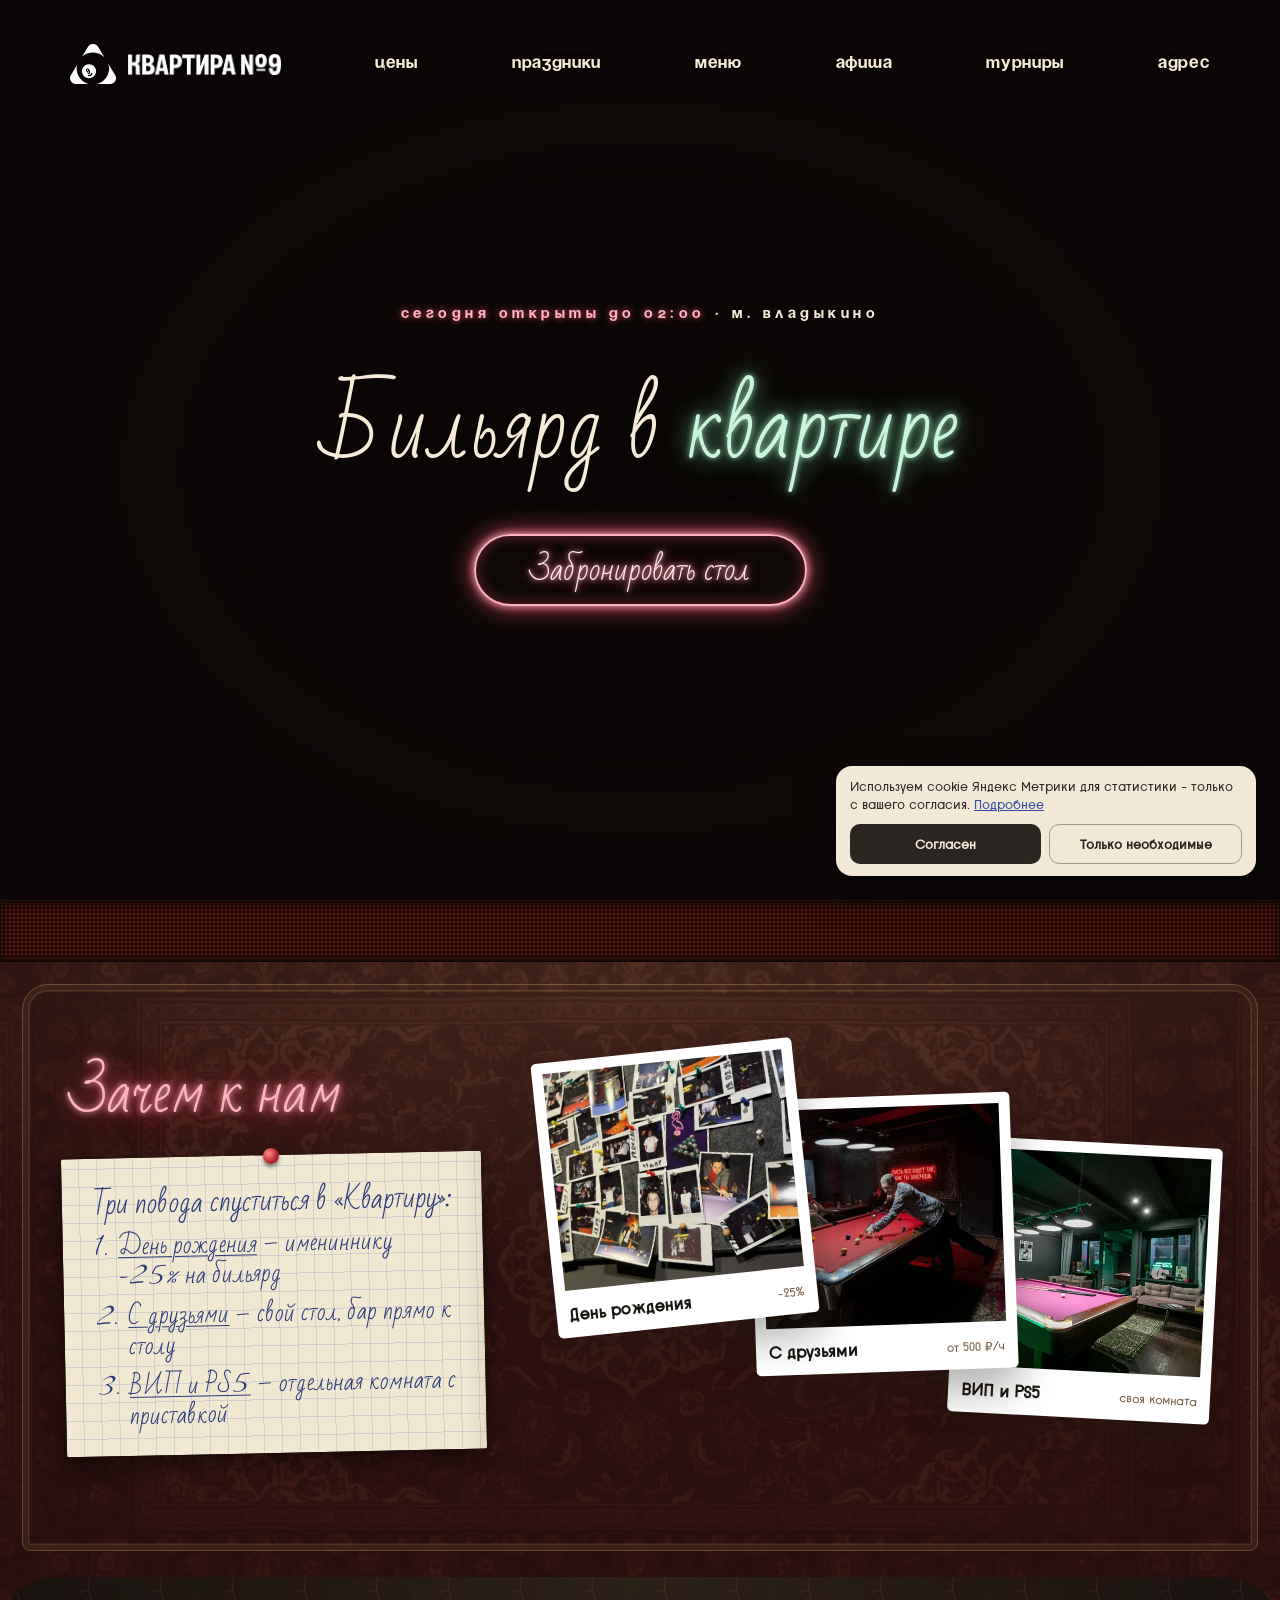
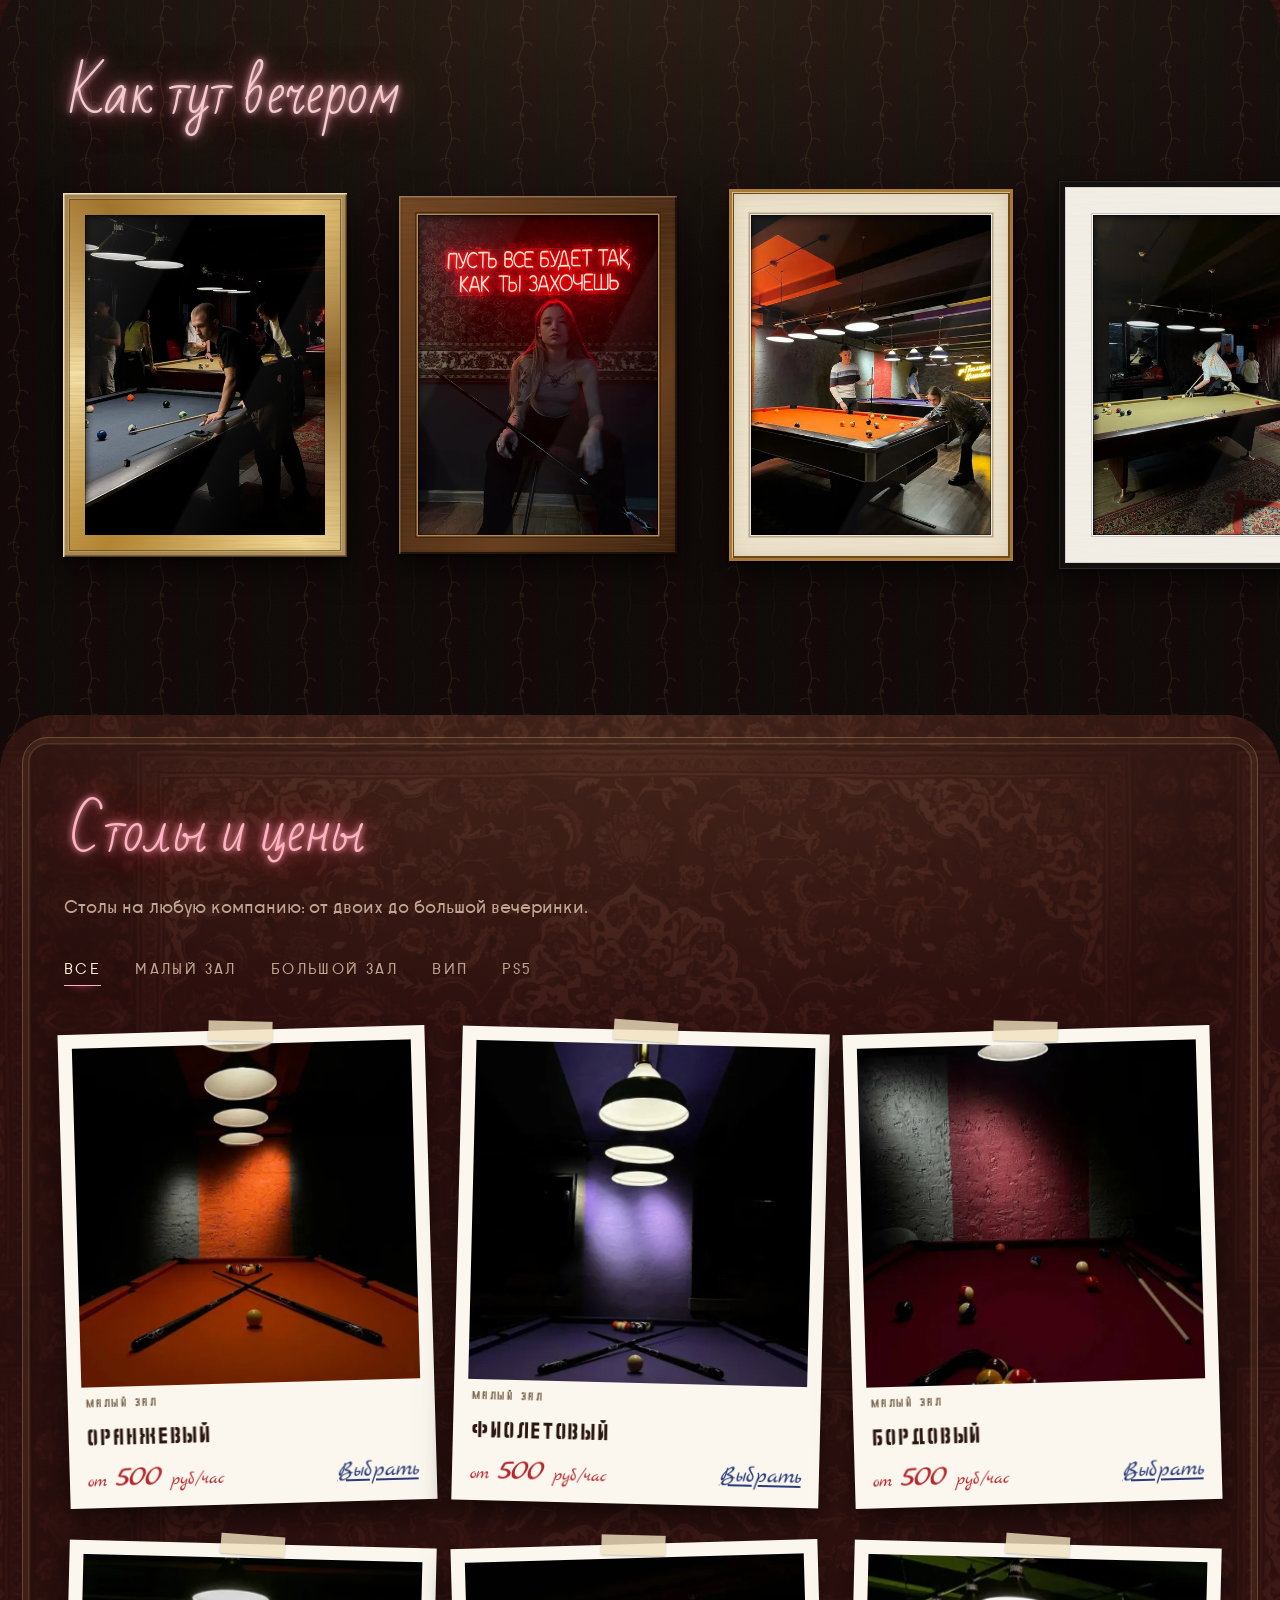
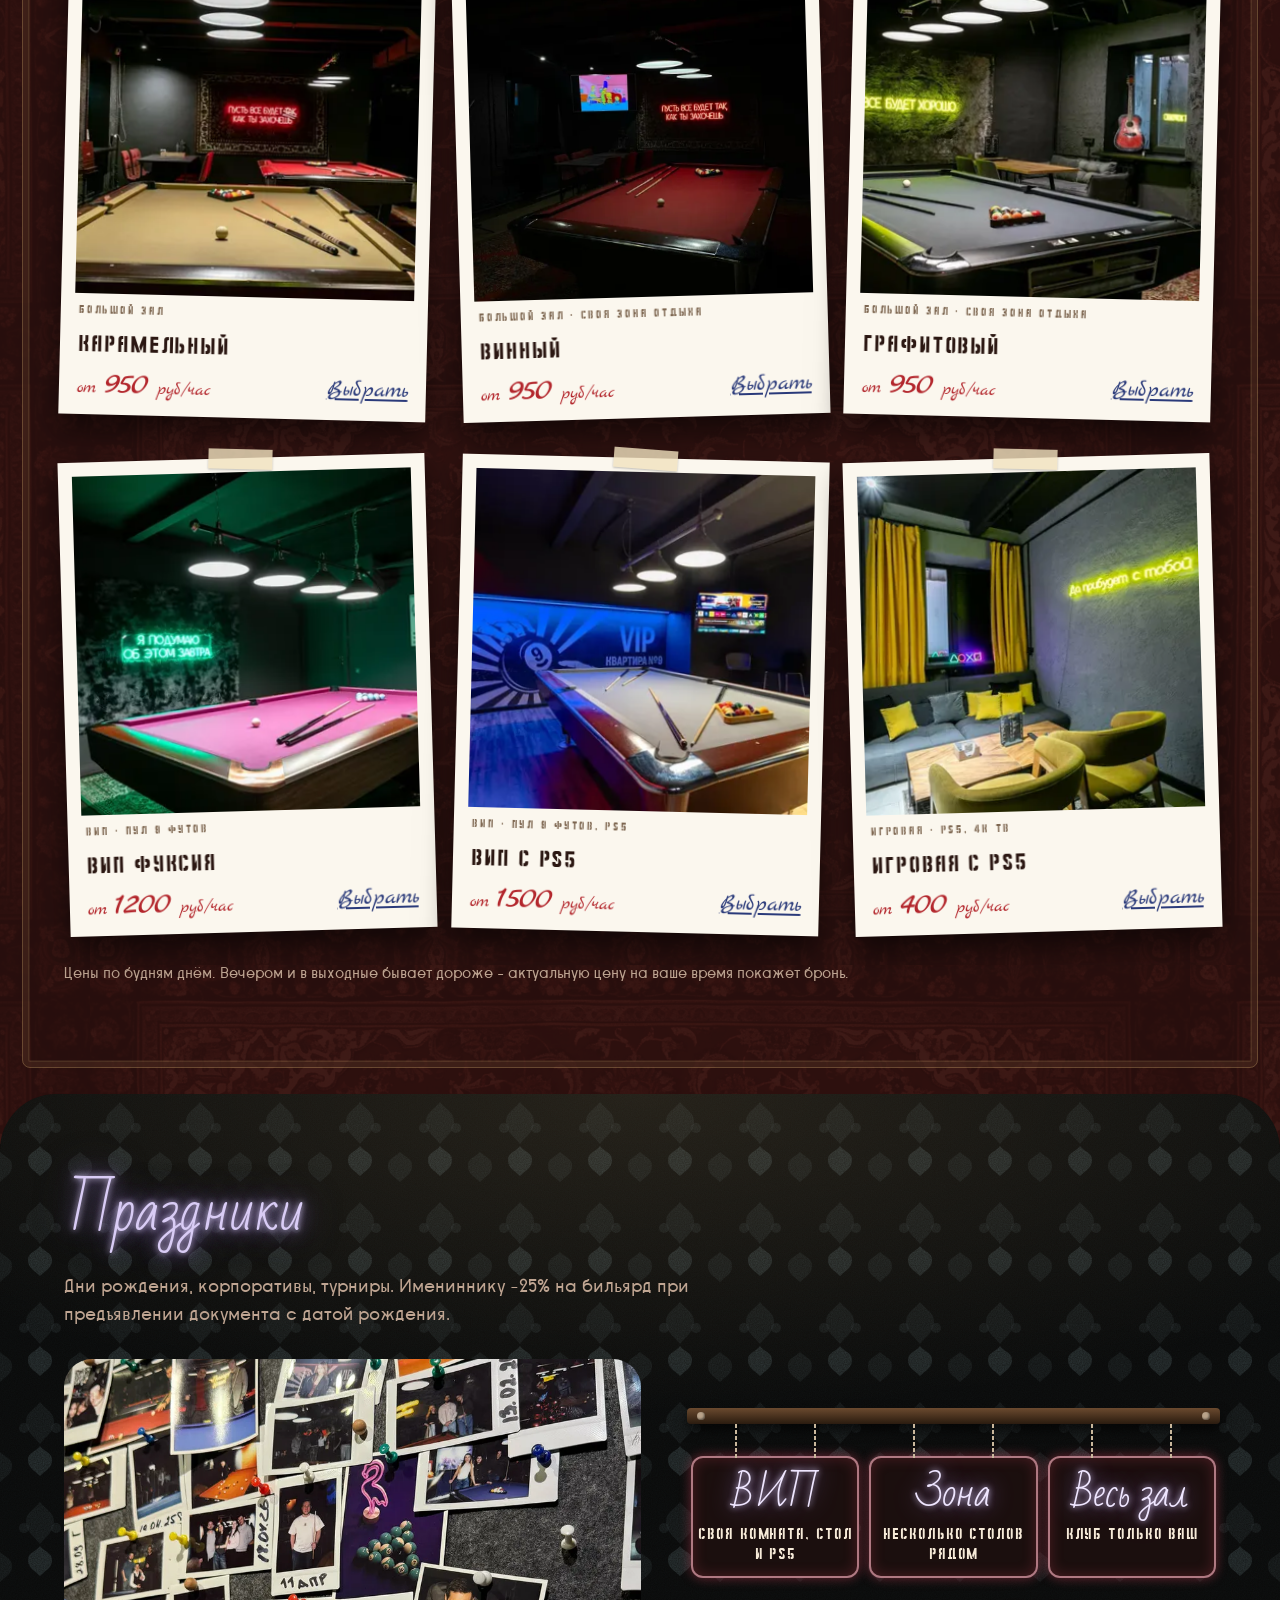
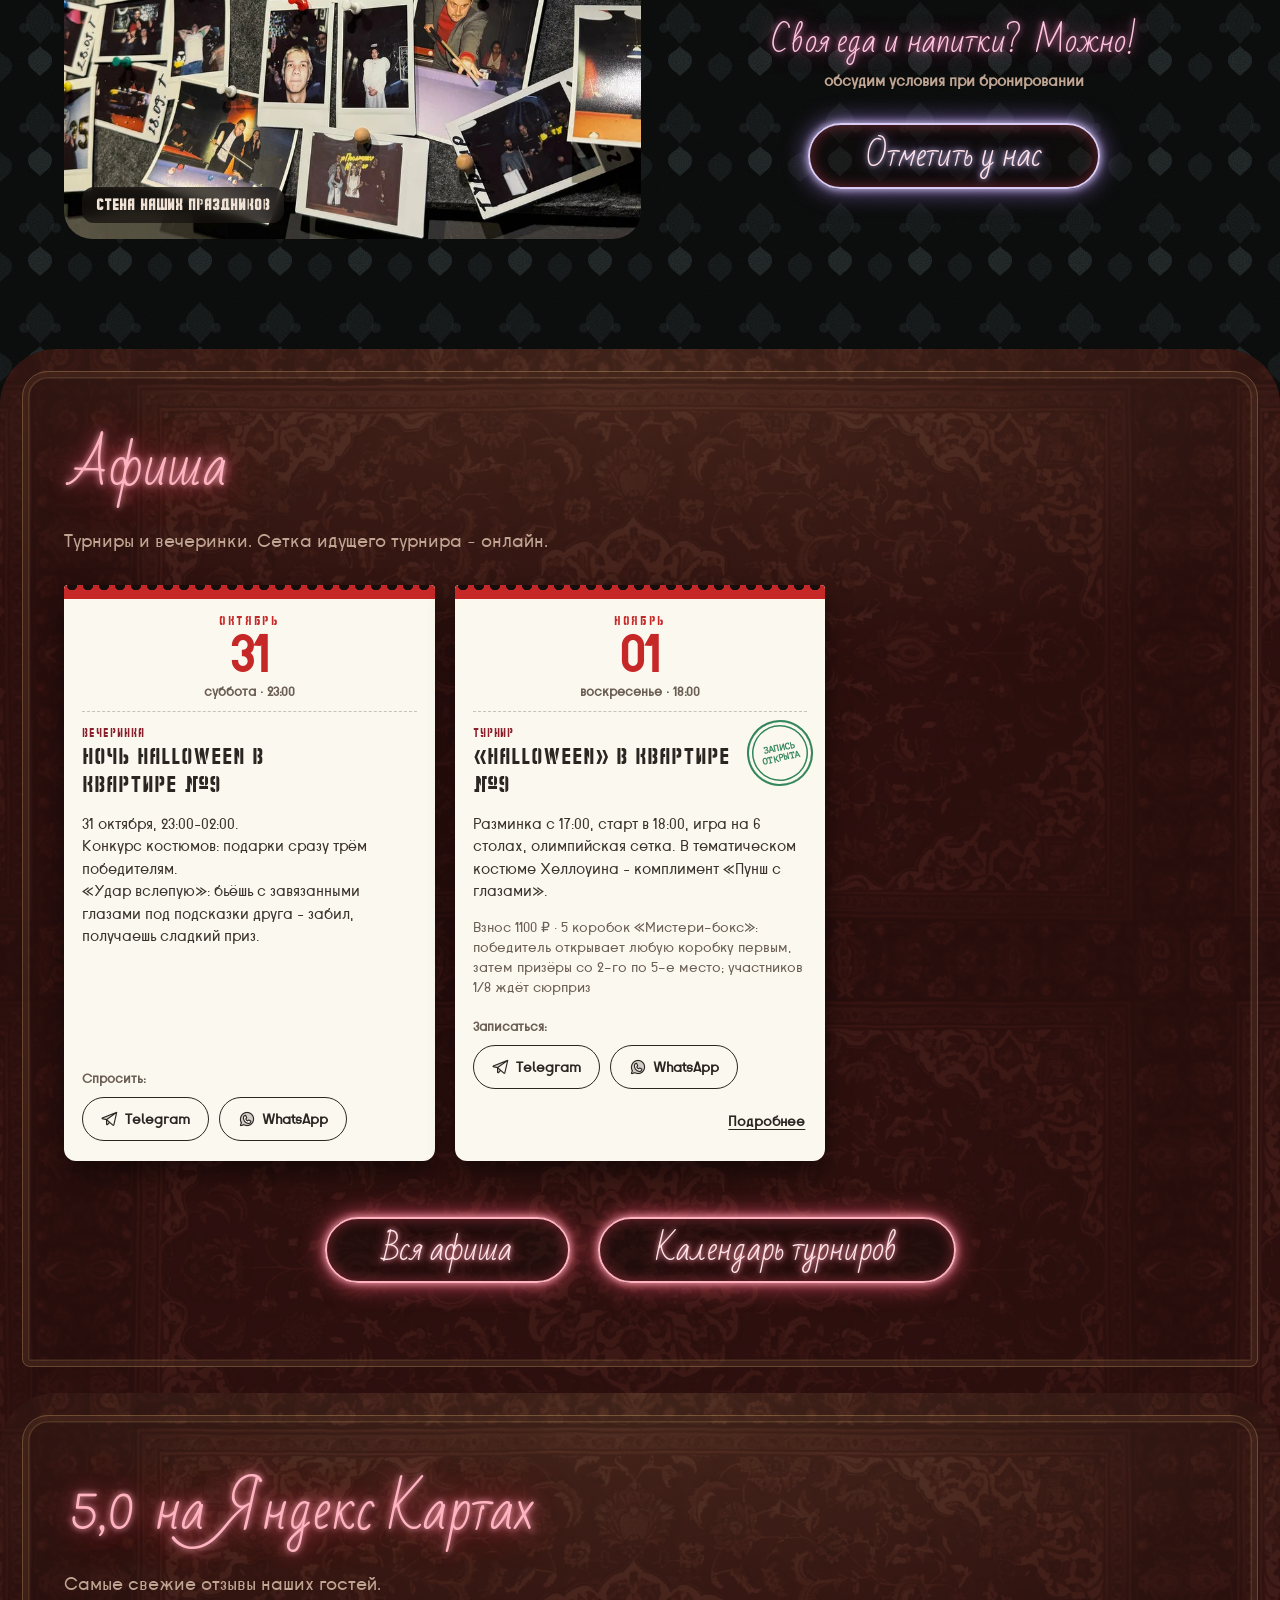
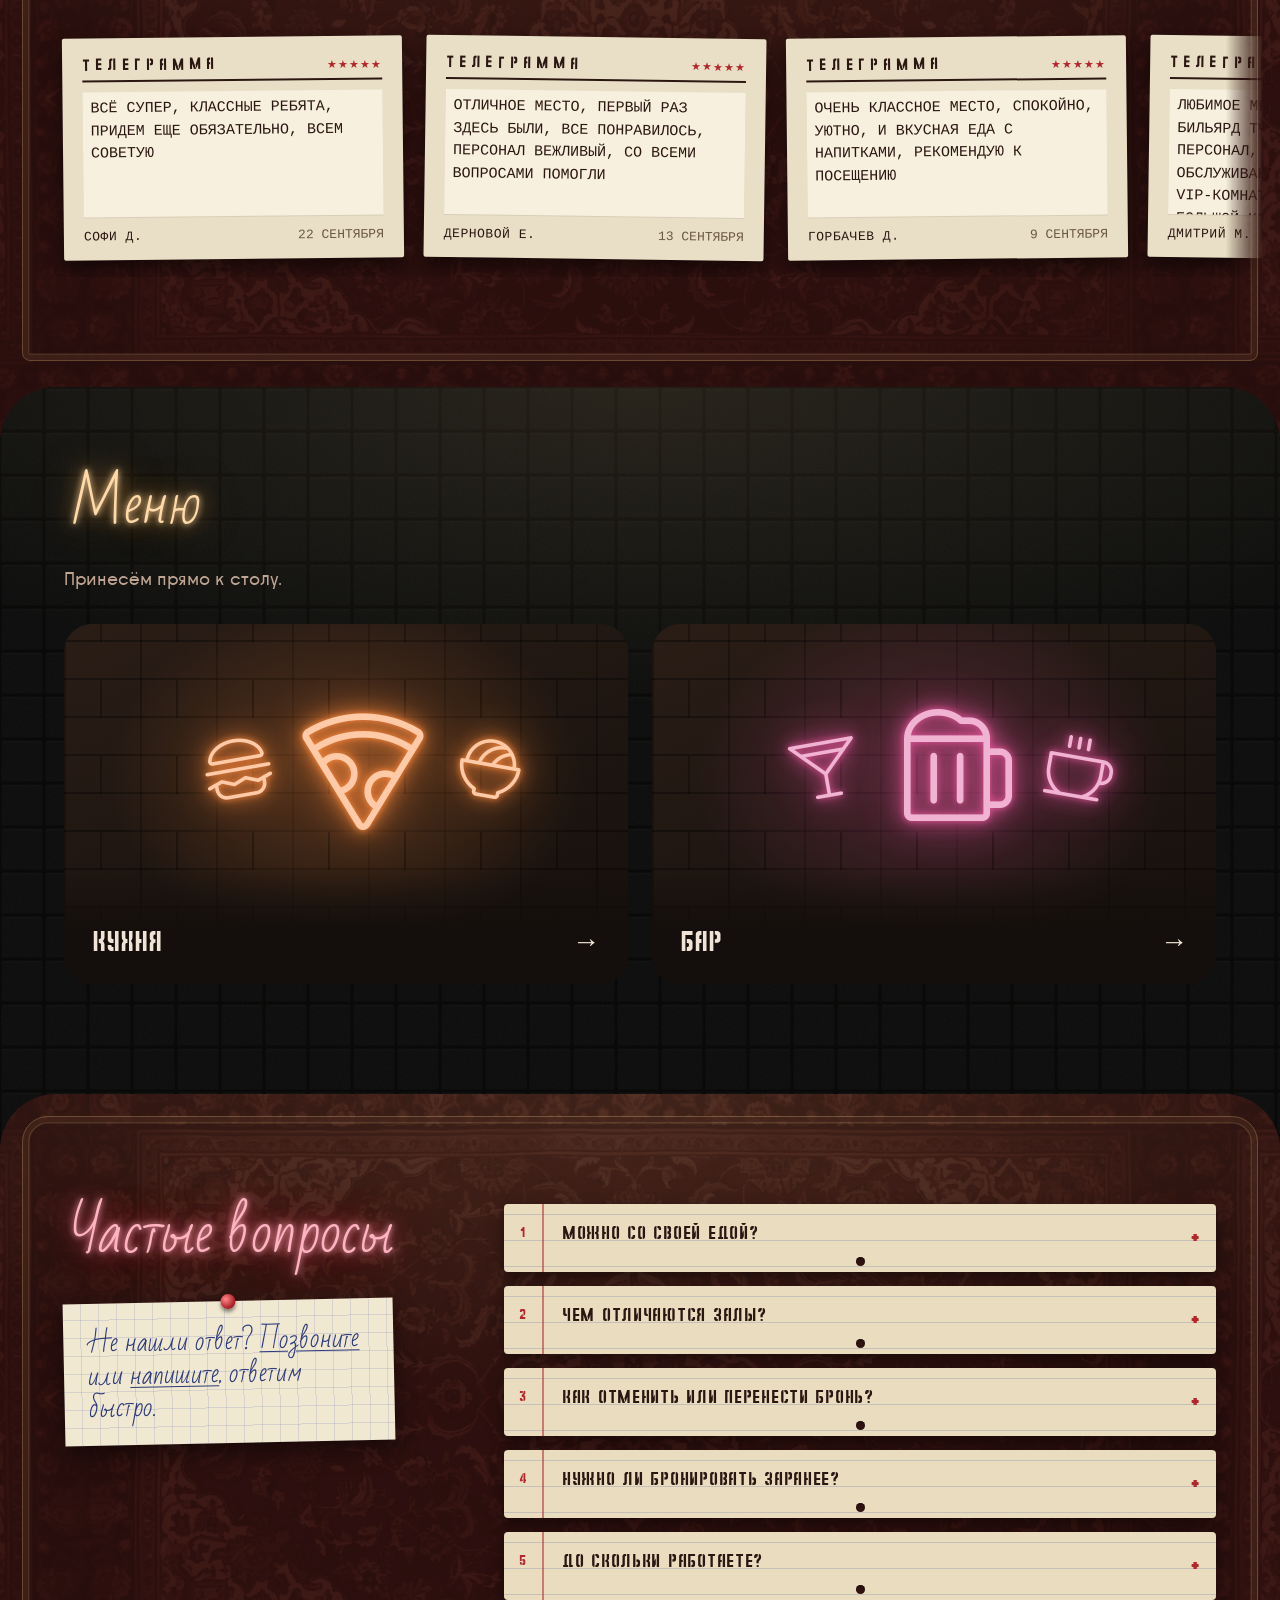
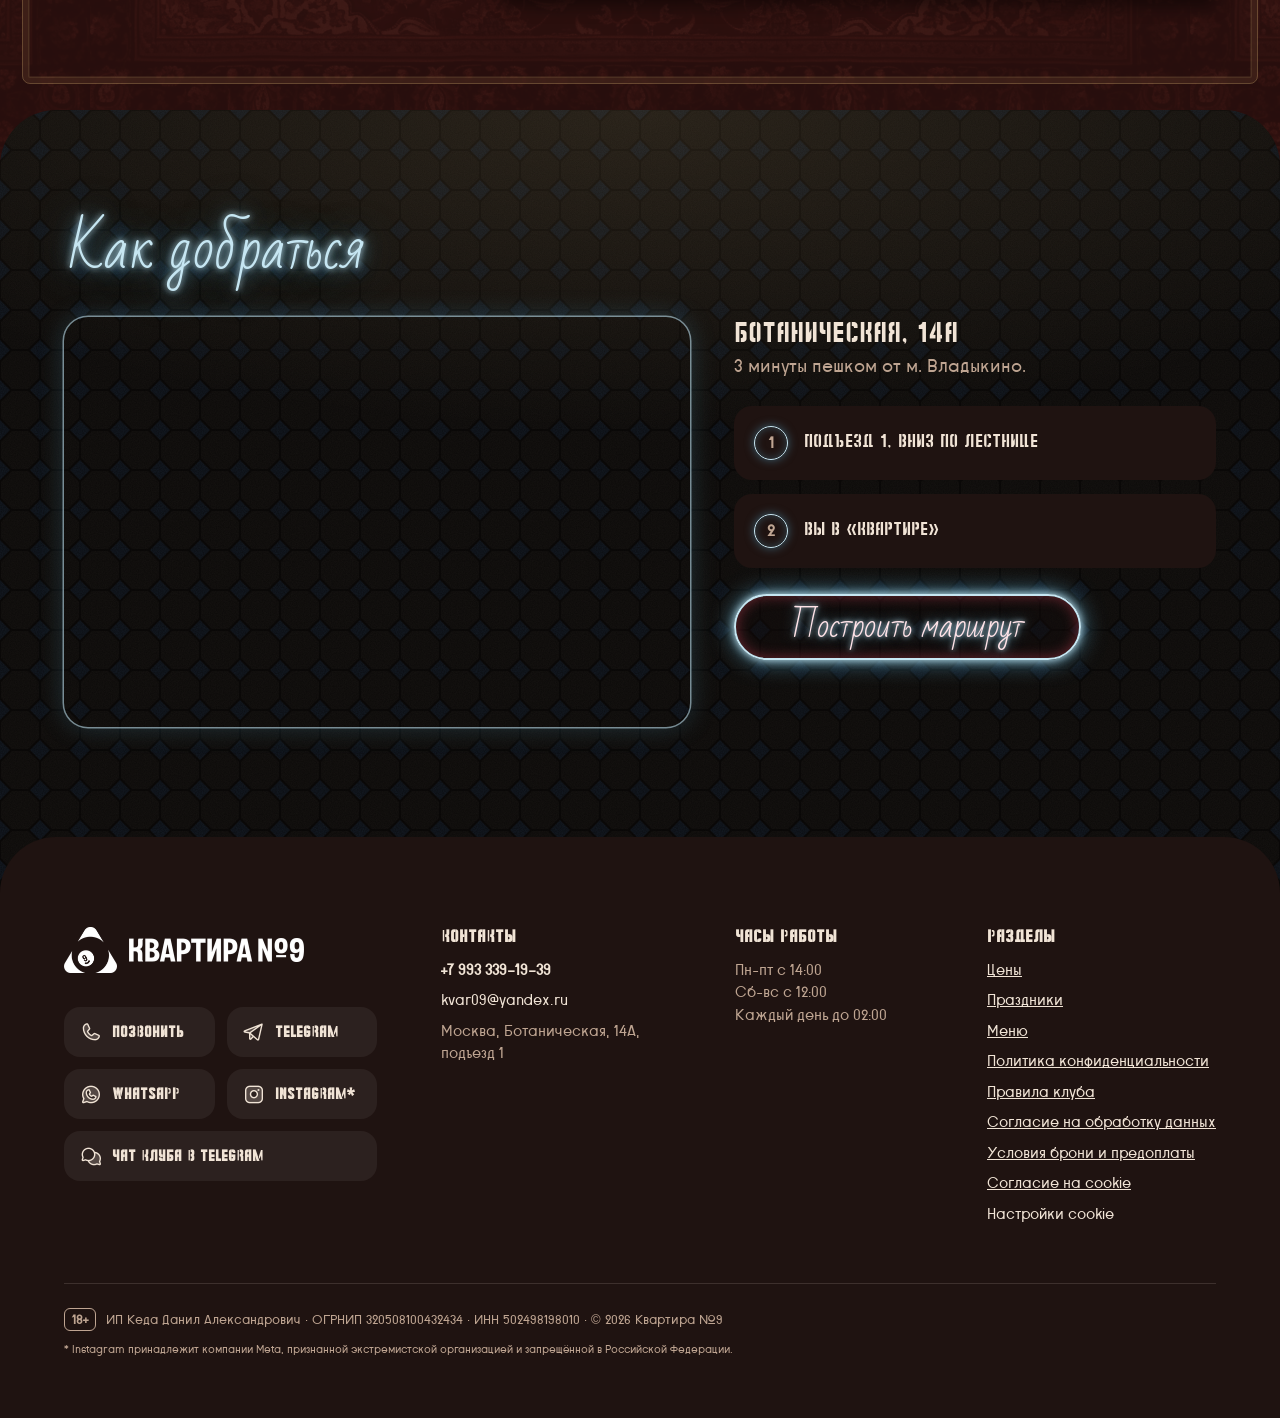
<file: index.html>
<!DOCTYPE html><html lang="ru" data-theme="burgundy" data-font="kosmos" data-tick="2" data-card="pola" data-tname="stencil"><head><meta charset="utf-8"><meta name="viewport" content="width=device-width, initial-scale=1, viewport-fit=cover"><meta name="theme-color" content="#120b0a"><link rel="icon" href="/favicon.jpg"><link rel="preload" href="/_astro/bad-script.CT7eCIl4.woff2" as="font" type="font/woff2" crossorigin><link rel="preload" href="/_astro/caveat-digits.C6lLI7Ka.woff2" as="font" type="font/woff2" crossorigin><link rel="preload" href="/_astro/proletarsk.BLAWgX2r.woff2" as="font" type="font/woff2" crossorigin><link rel="preload" href="/_astro/sowjetschablone.D4eQBPQ5.woff2" as="font" type="font/woff2" crossorigin><script>document.documentElement.classList.add('js'); setTimeout(function(){ if(!window.__revealReady) document.documentElement.classList.remove('js'); }, 1500);</script><title>Квартира №9</title><meta name="description" content="Бильярд у метро Владыкино: 8 столов для пула, две ВИП-комнаты, игровая с PS5, бар и кухня. Бронь стола онлайн, открыто каждый день до 02:00."><meta name="robots" content="noindex"><meta property="og:type" content="website"><meta property="og:locale" content="ru_RU"><meta property="og:site_name" content="Квартира №9"><meta property="og:title" content="Квартира №9"><meta property="og:description" content="Бильярд у метро Владыкино: 8 столов для пула, две ВИП-комнаты, игровая с PS5, бар и кухня. Бронь стола онлайн, открыто каждый день до 02:00."><meta property="og:url" content="https://kvrtr9.ru/"><meta property="og:image" content="https://kvrtr9.ru/_astro/hero155w.CEBqkdgs_28JILA.jpg"><meta name="twitter:card" content="summary_large_image"><script type="application/ld+json">{"@context":"https://schema.org","@type":"SportsActivityLocation","name":"Квартира №9","url":"https://kvrtr9.ru/","image":"https://kvrtr9.ru/_astro/hero155w.CEBqkdgs_28JILA.jpg","telephone":"+79933391939","email":"kvar09@yandex.ru","address":{"@type":"PostalAddress","streetAddress":"Ботаническая улица, 14А","addressLocality":"Москва","addressCountry":"RU"},"geo":{"@type":"GeoCoordinates","latitude":55.846482,"longitude":37.586994},"openingHoursSpecification":[{"@type":"OpeningHoursSpecification","dayOfWeek":["Monday","Tuesday","Wednesday","Thursday","Friday"],"opens":"14:00","closes":"02:00"},{"@type":"OpeningHoursSpecification","dayOfWeek":["Saturday","Sunday"],"opens":"12:00","closes":"02:00"}],"aggregateRating":{"@type":"AggregateRating","ratingValue":5,"reviewCount":328},"priceRange":"400–1500 ₽/ч","sameAs":["https://t.me/kvar09","https://www.instagram.com/billiards.kvartira9","https://wa.me/79933391939","https://yandex.ru/maps/org/169194441350"]}</script><script type="application/ld+json">{"@context":"https://schema.org","@type":"FAQPage","mainEntity":[{"@type":"Question","name":"Можно со своей едой?","acceptedAnswer":{"@type":"Answer","text":"Можно, обсудим при бронировании. При брони обычного стола, в том числе в игровой с PS5, – только кухня и бар клуба: всё принесём к столу."}},{"@type":"Question","name":"Чем отличаются залы?","acceptedAnswer":{"@type":"Answer","text":"Разница в просторе. В большом зале свободнее и больше мест, где посидеть компанией. Малый зал такой же по атмосфере, только компактнее."}},{"@type":"Question","name":"Как отменить или перенести бронь?","acceptedAnswer":{"@type":"Answer","text":"Позвоните или напишите в любой мессенджер – перенесём или отменим. Предупредите хотя бы за 2 часа: тогда вернём предоплату полностью."}},{"@type":"Question","name":"Нужно ли бронировать заранее?","acceptedAnswer":{"@type":"Answer","text":"Лучше да: вечером и в выходные столы разбирают быстро. Без брони тоже можно, если есть свободный стол."}},{"@type":"Question","name":"До скольки работаете?","acceptedAnswer":{"@type":"Answer","text":"Каждый день до 02:00. По будням открываемся в 14:00, в субботу и воскресенье в 12:00."}}]}</script><link rel="stylesheet" href="/_astro/Base.CiDOAEfD.css"><link rel="stylesheet" href="/_astro/index.NljyZAeV.css"><link rel="stylesheet" href="/_astro/Events.CUpOapYJ.css"><link rel="stylesheet" href="/_astro/AfishaCard.nmheXZ6w.css"></head><body><a class="skip-link" href="#main">К содержимому</a><header class="hdr" id="hdr" data-astro-cid-nen7h5rs><div class="wrap" data-astro-cid-nen7h5rs><a class="logo" href="/" aria-label="Квартира №9, на главную" data-astro-cid-nen7h5rs><img src="/_astro/logo-mark.CCXDt5Lf_18lhKX.webp" alt data-astro-cid-nen7h5rs="true" loading="lazy" decoding="async" width="91" height="80" class="lm"><img src="/_astro/logo-word.BAPDpQVD_228Hl9.webp" alt data-astro-cid-nen7h5rs="true" loading="lazy" decoding="async" width="321" height="44" class="lw"></a><nav class="nav" aria-label="Основное меню" data-astro-cid-nen7h5rs><a href="/#tables" data-astro-cid-nen7h5rs>Цены</a><a href="/#events" data-astro-cid-nen7h5rs>Праздники</a><a href="/#menu" data-astro-cid-nen7h5rs>Меню</a><a href="/afisha/" data-astro-cid-nen7h5rs>Афиша</a><a href="/turniry/" data-astro-cid-nen7h5rs>Турниры</a><a href="/#route" data-astro-cid-nen7h5rs>Адрес</a></nav><button class="burger" type="button" aria-label="Открыть меню" aria-controls="nmenu" aria-expanded="false" data-astro-cid-nen7h5rs><i data-astro-cid-nen7h5rs></i></button></div></header><main id="main"><section class="hero" id="top" data-astro-cid-ge2uvauf><!-- видео клуба с Яндекс Карт (отзыв 03.10): вертикальное на телефоне, горизонтальное на компьютере, 1080p, без звука.
       Пока видео грузится (и без JS) – кадр из него. --><div class="bg" aria-hidden="true" data-astro-cid-ge2uvauf><picture data-astro-cid-ge2uvauf><source media="(min-width: 900px)" srcset="/video/hero-h.webp" data-astro-cid-ge2uvauf><img src="/video/hero-v.webp" alt="" width="720" height="1280" fetchpriority="high" loading="eager" decoding="async" data-astro-cid-ge2uvauf></picture><video muted loop playsinline preload="none" poster="/video/hero-v.webp" data-v="/video/hero-v-720.mp4" data-h="/video/hero-h.mp4" data-pv="/video/hero-v.webp" data-ph="/video/hero-h.webp" data-astro-cid-ge2uvauf></video></div><div class="shade" aria-hidden="true" data-astro-cid-ge2uvauf></div><!-- слоган 1, макет 2 «По центру» (выбор клуба 03.10): часы строкой над заголовком, кнопка – неоновая трубка.
       Телефон: заголовок, строка, кнопка на всю ширину, часы под ней. --><div class="wrap" data-astro-cid-ge2uvauf><p class="hours" data-astro-cid-ge2uvauf><span data-hero-line data-astro-cid-ge2uvauf>Каждый день до 02:00</span><span class="metro" data-astro-cid-ge2uvauf> · м. Владыкино</span></p><h1 data-astro-cid-ge2uvauf>Бильярд в <em data-astro-cid-ge2uvauf>квартире</em></h1><p class="sub" data-astro-cid-ge2uvauf>Ковры на стенах, неон и бар прямо к столу. Два зала, ВИП-комнаты и PS5 у м.&nbsp;Владыкино.</p><a class="go" href="https://n1300308.yclients.com" data-book="table" data-goal="book_click" data-astro-cid-ge2uvauf>Забронировать стол</a></div></section><script type="module" src="/_astro/Hero.astro_astro_type_script_index_0_lang.CnF6krMZ.js"></script><div class="tick" data-astro-cid-u6vsyxkm><p class="visually-hidden" data-astro-cid-u6vsyxkm>−10% на первый визит. −25% имениннику. 8 столов и 2 ВИП. PS5 в игровой.</p><div class="board" aria-hidden="true" data-lines="[&quot;−10% на первый визит&quot;,&quot;−25% имениннику&quot;,&quot;8 столов и 2 ВИП&quot;,&quot;PS5 в игровой&quot;]" data-astro-cid-u6vsyxkm></div><div class="run" aria-hidden="true" data-astro-cid-u6vsyxkm><div data-astro-cid-u6vsyxkm><span data-astro-cid-u6vsyxkm>−10% на первый визит<i data-astro-cid-u6vsyxkm>★</i></span><span data-astro-cid-u6vsyxkm>−25% имениннику<i data-astro-cid-u6vsyxkm>★</i></span><span data-astro-cid-u6vsyxkm>8 столов и 2 ВИП<i data-astro-cid-u6vsyxkm>★</i></span><span data-astro-cid-u6vsyxkm>PS5 в игровой<i data-astro-cid-u6vsyxkm>★</i></span><span data-astro-cid-u6vsyxkm>−10% на первый визит<i data-astro-cid-u6vsyxkm>★</i></span><span data-astro-cid-u6vsyxkm>−25% имениннику<i data-astro-cid-u6vsyxkm>★</i></span><span data-astro-cid-u6vsyxkm>8 столов и 2 ВИП<i data-astro-cid-u6vsyxkm>★</i></span><span data-astro-cid-u6vsyxkm>PS5 в игровой<i data-astro-cid-u6vsyxkm>★</i></span><span data-astro-cid-u6vsyxkm>−10% на первый визит<i data-astro-cid-u6vsyxkm>★</i></span><span data-astro-cid-u6vsyxkm>−25% имениннику<i data-astro-cid-u6vsyxkm>★</i></span><span data-astro-cid-u6vsyxkm>8 столов и 2 ВИП<i data-astro-cid-u6vsyxkm>★</i></span><span data-astro-cid-u6vsyxkm>PS5 в игровой<i data-astro-cid-u6vsyxkm>★</i></span><span data-astro-cid-u6vsyxkm>−10% на первый визит<i data-astro-cid-u6vsyxkm>★</i></span><span data-astro-cid-u6vsyxkm>−25% имениннику<i data-astro-cid-u6vsyxkm>★</i></span><span data-astro-cid-u6vsyxkm>8 столов и 2 ВИП<i data-astro-cid-u6vsyxkm>★</i></span><span data-astro-cid-u6vsyxkm>PS5 в игровой<i data-astro-cid-u6vsyxkm>★</i></span></div></div></div><script type="module">var e=document.querySelector(`.tick .board`);if(e){let t=JSON.parse(e.dataset.lines||`[]`),n=Math.max(...t.map(e=>e.length)),r=Array.from({length:n},()=>{let t=document.createElement(`span`);return t.className=`c`,e.append(t),t}),i=matchMedia(`(prefers-reduced-motion: reduce)`).matches,a=(e,t)=>{let i=Math.floor((n-e.length)/2);r.forEach((n,r)=>{let a=(e[r-i]??` `).toUpperCase();if(n.textContent!==a){if(!t){n.textContent=a;return}setTimeout(()=>{n.classList.remove(`f`),n.offsetWidth,n.classList.add(`f`),setTimeout(()=>{n.textContent=a},110)},r*35)}})},o=0;a(t[0],!1),setInterval(()=>{e.offsetParent&&!document.hidden&&(o=(o+1)%t.length,a(t[o],!i))},3400)}</script><section class="sec sand why-sec" data-reveal aria-labelledby="why-t" data-astro-cid-2ojqaodh><div class="wrap why" data-astro-cid-2ojqaodh><div class="rv-in" data-astro-cid-2ojqaodh><div class="ttl"><h2 id="why-t">Зачем к нам</h2></div><!-- записка от руки, приколотая к ковру: три повода, каждый открывает свой снимок --><div class="note" data-astro-cid-2ojqaodh><p data-astro-cid-2ojqaodh>Три повода спуститься в «Квартиру»:</p><ol data-astro-cid-2ojqaodh><li data-astro-cid-2ojqaodh><button type="button" data-pc="0" data-astro-cid-2ojqaodh><b data-astro-cid-2ojqaodh>День рождения</b> – имениннику −25% на бильярд</button></li><li data-astro-cid-2ojqaodh><button type="button" data-pc="1" data-astro-cid-2ojqaodh><b data-astro-cid-2ojqaodh>С друзьями</b> – свой стол, бар прямо к столу</button></li><li data-astro-cid-2ojqaodh><button type="button" data-pc="2" data-astro-cid-2ojqaodh><b data-astro-cid-2ojqaodh>ВИП и PS5</b> – отдельная комната с приставкой</button></li></ol></div></div><div class="pola" data-astro-cid-2ojqaodh><div class="pc" tabindex="0" role="button" aria-expanded="false" aria-label="День рождения" data-astro-cid-2ojqaodh><img src="/_astro/p182.BtIqMFPq_mhdgG.webp" srcset="/_astro/p182.BtIqMFPq_1jugPO.webp 300w, /_astro/p182.BtIqMFPq_ZJBO5F.webp 600w" alt="Стена с полароидами гостей" sizes="(min-width: 900px) 320px, 184px" data-astro-cid-2ojqaodh="true" loading="lazy" decoding="async" width="960" height="1280" class="im"><b data-astro-cid-2ojqaodh>День рождения</b><small data-astro-cid-2ojqaodh>−25%</small><div class="slot" data-astro-cid-2ojqaodh><div class="more" data-astro-cid-2ojqaodh><p class="dev" data-astro-cid-2ojqaodh>Имениннику −25% на бильярд, ВИП-комната или весь зал.</p><a class="dev" href="#events" data-go="#events" data-astro-cid-2ojqaodh>Отметить у нас</a></div></div></div><div class="pc" tabindex="0" role="button" aria-expanded="false" aria-label="С друзьями" data-astro-cid-2ojqaodh><img src="/_astro/why-friends.fxXU2YNz_ZOMVFV.webp" srcset="/_astro/why-friends.fxXU2YNz_22YDj0.webp 300w, /_astro/why-friends.fxXU2YNz_1INSuU.webp 600w" alt="Компания друзей у красного стола" sizes="(min-width: 900px) 320px, 184px" data-astro-cid-2ojqaodh="true" loading="lazy" decoding="async" width="1563" height="1600" class="im"><b data-astro-cid-2ojqaodh>С друзьями</b><small data-astro-cid-2ojqaodh>от 500 ₽/ч</small><div class="slot" data-astro-cid-2ojqaodh><div class="more" data-astro-cid-2ojqaodh><p class="dev" data-astro-cid-2ojqaodh>Свой стол на компанию, бар и кухня прямо к столу.</p><a class="dev" href="https://n1300308.yclients.com" data-book="table" data-goal="book_click" data-astro-cid-2ojqaodh>Выбрать стол</a></div></div></div><div class="pc" tabindex="0" role="button" aria-expanded="false" aria-label="ВИП и PS5" data-astro-cid-2ojqaodh><img src="/_astro/p145.GBJSrHY4_Z2dmMXs.webp" srcset="/_astro/p145.GBJSrHY4_1YMKYH.webp 300w, /_astro/p145.GBJSrHY4_ZcMF0.webp 600w" alt="ВИП-комната" sizes="(min-width: 900px) 320px, 184px" data-astro-cid-2ojqaodh="true" loading="lazy" decoding="async" width="1280" height="853" class="im"><b data-astro-cid-2ojqaodh>ВИП и PS5</b><small data-astro-cid-2ojqaodh>своя комната</small><div class="slot" data-astro-cid-2ojqaodh><div class="more" data-astro-cid-2ojqaodh><p class="dev" data-astro-cid-2ojqaodh>Отдельная комната с PS5, телевизором и своим столом.</p><a class="dev" href="#tables" data-go="#tables" data-tab="vip" data-astro-cid-2ojqaodh>Смотреть комнаты</a></div></div></div></div></div></section><script type="module">document.querySelectorAll(`.why-sec .note [data-pc]`).forEach(e=>e.addEventListener(`click`,t=>{t.stopPropagation();let n=document.querySelectorAll(`.why-sec .pc`)[Number(e.dataset.pc)];n&&!n.classList.contains(`on`)&&n.click()}));</script><script type="module">var e=e=>{e.classList.remove(`act`),e.querySelectorAll(`.pc`).forEach(e=>{e.classList.remove(`on`),e.setAttribute(`aria-expanded`,`false`)})};if(document.querySelectorAll(`.pola`).forEach(t=>{t.querySelectorAll(`.pc`).forEach(n=>{let r=()=>{let r=n.classList.contains(`on`);e(t),r||(t.classList.add(`act`),n.classList.add(`on`),n.setAttribute(`aria-expanded`,`true`))};n.addEventListener(`click`,e=>{e.stopPropagation(),r()}),n.addEventListener(`keydown`,e=>{e.target===n&&(e.key===`Enter`||e.key===` `)&&(e.preventDefault(),r())})}),t.querySelectorAll(`[data-go]`).forEach(n=>n.addEventListener(`click`,r=>{r.preventDefault(),r.stopPropagation();let i=document.querySelector(n.dataset.go);i&&(n.dataset.tab&&document.querySelector(`.tabs [data-f="${n.dataset.tab}"]`)?.click(),e(t),i.scrollIntoView({behavior:matchMedia(`(prefers-reduced-motion: reduce)`).matches?`auto`:`smooth`,block:`start`}))}))}),document.addEventListener(`click`,()=>document.querySelectorAll(`.pola`).forEach(e)),`IntersectionObserver`in window){let t=new IntersectionObserver(t=>{for(let n of t)n.isIntersecting||e(n.target)});document.querySelectorAll(`.pola`).forEach(e=>t.observe(e))}</script><section class="sec darkarc wall-stripe rt" data-reveal aria-labelledby="eve-t" data-astro-cid-mypgjvmy><div class="wrap rv-in" data-astro-cid-mypgjvmy><div class="ttl"><h2 id="eve-t">Как тут вечером</h2></div></div><div class="strip rail" data-images="[{&quot;src&quot;:&quot;/_astro/e33.D4psMDug_ZpbK8L.webp&quot;,&quot;alt&quot;:&quot;Игрок целится за серым столом&quot;},{&quot;src&quot;:&quot;/_astro/p052.BH37v2vM_luDtp.webp&quot;,&quot;alt&quot;:&quot;Гостья с кием у красной неоновой надписи&quot;},{&quot;src&quot;:&quot;/_astro/e34.C19EZtkt_ZI8Ol8.webp&quot;,&quot;alt&quot;:&quot;Партия за оранжевым столом&quot;},{&quot;src&quot;:&quot;/_astro/e35.BEKOHwF2_1YGG6A.webp&quot;,&quot;alt&quot;:&quot;Сложный удар с колена на бортик&quot;},{&quot;src&quot;:&quot;/_astro/e36.PXUbB9pG_Z2n7NXd.webp&quot;,&quot;alt&quot;:&quot;Удар за фиолетовым столом&quot;},{&quot;src&quot;:&quot;/_astro/e40.8s2M2wJ2_sx46L.webp&quot;,&quot;alt&quot;:&quot;Гость собирает шары в треугольник&quot;},{&quot;src&quot;:&quot;/_astro/e41.Cu0TAxcd_Z15aH2t.webp&quot;,&quot;alt&quot;:&quot;Вечер в большом зале под неоновой надписью&quot;},{&quot;src&quot;:&quot;/_astro/e42.BCqb1fpp_fnRh4.webp&quot;,&quot;alt&quot;:&quot;Удар за оранжевым столом, рядом игра за фиолетовым&quot;},{&quot;src&quot;:&quot;/_astro/e43.Bnwxi25e_Z2uHFGM.webp&quot;,&quot;alt&quot;:&quot;Гость с кием у оранжевой стены&quot;}]" data-astro-cid-mypgjvmy><div class="tr" id="eve" data-astro-cid-mypgjvmy><div class="fr f0" role="button" tabindex="0" aria-label="Открыть фото: Игрок целится за серым столом" data-i="0" data-astro-cid-mypgjvmy><img src="/_astro/e33.D4psMDug_1uCI0B.webp" srcset="/_astro/e33.D4psMDug_ZOLK8D.webp 440w, /_astro/e33.D4psMDug_AVBq.webp 840w" alt sizes="(min-width: 900px) 420px, 240px" data-astro-cid-mypgjvmy="true" loading="lazy" decoding="async" width="1200" height="1600"></div><div class="fr f1" role="button" tabindex="0" aria-label="Открыть фото: Гостья с кием у красной неоновой надписи" data-i="1" data-astro-cid-mypgjvmy><img src="/_astro/p052.BH37v2vM_2kVxI3.webp" srcset="/_astro/p052.BH37v2vM_Z27k0oe.webp 440w, /_astro/p052.BH37v2vM_Z1gViDa.webp 840w" alt sizes="(min-width: 900px) 420px, 240px" data-astro-cid-mypgjvmy="true" loading="lazy" decoding="async" width="960" height="1280"></div><div class="fr f2" role="button" tabindex="0" aria-label="Открыть фото: Партия за оранжевым столом" data-i="2" data-astro-cid-mypgjvmy><img src="/_astro/e34.C19EZtkt_Z2rIhE2.webp" srcset="/_astro/e34.C19EZtkt_Zwns2j.webp 440w, /_astro/e34.C19EZtkt_2plwL3.webp 840w" alt sizes="(min-width: 900px) 420px, 240px" data-astro-cid-mypgjvmy="true" loading="lazy" decoding="async" width="960" height="1280"></div><div class="fr f3" role="button" tabindex="0" aria-label="Открыть фото: Сложный удар с колена на бортик" data-i="3" data-astro-cid-mypgjvmy><img src="/_astro/e35.BEKOHwF2_Z1aEXxX.webp" srcset="/_astro/e35.BEKOHwF2_1H3aa7.webp 440w, /_astro/e35.BEKOHwF2_Z2wKgSK.webp 840w" alt sizes="(min-width: 900px) 420px, 240px" data-astro-cid-mypgjvmy="true" loading="lazy" decoding="async" width="1200" height="1600"></div><div class="fr f4" role="button" tabindex="0" aria-label="Открыть фото: Удар за фиолетовым столом" data-i="4" data-astro-cid-mypgjvmy><img src="/_astro/e36.PXUbB9pG_ZsikNP.webp" srcset="/_astro/e36.PXUbB9pG_Z1HFHJR.webp 440w, /_astro/e36.PXUbB9pG_ZRi0YN.webp 840w" alt sizes="(min-width: 900px) 420px, 240px" data-astro-cid-mypgjvmy="true" loading="lazy" decoding="async" width="1200" height="1600"></div><div class="fr f5" role="button" tabindex="0" aria-label="Открыть фото: Гость собирает шары в треугольник" data-i="5" data-astro-cid-mypgjvmy><img src="/_astro/e40.8s2M2wJ2_ZiURF5.webp" srcset="/_astro/e40.8s2M2wJ2_Z91rD5.webp 440w, /_astro/e40.8s2M2wJ2_Gmf6Y.webp 840w" alt sizes="(min-width: 900px) 420px, 240px" data-astro-cid-mypgjvmy="true" loading="lazy" decoding="async" width="1600" height="2133"></div><div class="fr f0" role="button" tabindex="0" aria-label="Открыть фото: Вечер в большом зале под неоновой надписью" data-i="6" data-astro-cid-mypgjvmy><img src="/_astro/e41.Cu0TAxcd_Z2w3fLU.webp" srcset="/_astro/e41.Cu0TAxcd_1nLOKq.webp 440w, /_astro/e41.Cu0TAxcd_GIJte.webp 840w" alt sizes="(min-width: 900px) 420px, 240px" data-astro-cid-mypgjvmy="true" loading="lazy" decoding="async" width="1600" height="2037"></div><div class="fr f1" role="button" tabindex="0" aria-label="Открыть фото: Удар за оранжевым столом, рядом игра за фиолетовым" data-i="7" data-astro-cid-mypgjvmy><img src="/_astro/e42.BCqb1fpp_1FL0OO.webp" srcset="/_astro/e42.BCqb1fpp_ZjD0Qq.webp 440w, /_astro/e42.BCqb1fpp_cY1BY.webp 840w" alt sizes="(min-width: 900px) 420px, 240px" data-astro-cid-mypgjvmy="true" loading="lazy" decoding="async" width="1600" height="2232"></div><div class="fr f2" role="button" tabindex="0" aria-label="Открыть фото: Гость с кием у оранжевой стены" data-i="8" data-astro-cid-mypgjvmy><img src="/_astro/e43.Bnwxi25e_Z1p2UuV.webp" srcset="/_astro/e43.Bnwxi25e_5m78A.webp 440w, /_astro/e43.Bnwxi25e_Z1p2UuV.webp 545w" alt sizes="(min-width: 900px) 420px, 240px" data-astro-cid-mypgjvmy="true" loading="lazy" decoding="async" width="545" height="969"></div><div class="fr f0" role="button" tabindex="-1" aria-hidden="true" aria-label="Открыть фото: Игрок целится за серым столом" data-i="0" data-astro-cid-mypgjvmy><img src="/_astro/e33.D4psMDug_1uCI0B.webp" srcset="/_astro/e33.D4psMDug_ZOLK8D.webp 440w, /_astro/e33.D4psMDug_AVBq.webp 840w" alt sizes="(min-width: 900px) 420px, 240px" data-astro-cid-mypgjvmy="true" loading="lazy" decoding="async" width="1200" height="1600"></div><div class="fr f1" role="button" tabindex="-1" aria-hidden="true" aria-label="Открыть фото: Гостья с кием у красной неоновой надписи" data-i="1" data-astro-cid-mypgjvmy><img src="/_astro/p052.BH37v2vM_2kVxI3.webp" srcset="/_astro/p052.BH37v2vM_Z27k0oe.webp 440w, /_astro/p052.BH37v2vM_Z1gViDa.webp 840w" alt sizes="(min-width: 900px) 420px, 240px" data-astro-cid-mypgjvmy="true" loading="lazy" decoding="async" width="960" height="1280"></div><div class="fr f2" role="button" tabindex="-1" aria-hidden="true" aria-label="Открыть фото: Партия за оранжевым столом" data-i="2" data-astro-cid-mypgjvmy><img src="/_astro/e34.C19EZtkt_Z2rIhE2.webp" srcset="/_astro/e34.C19EZtkt_Zwns2j.webp 440w, /_astro/e34.C19EZtkt_2plwL3.webp 840w" alt sizes="(min-width: 900px) 420px, 240px" data-astro-cid-mypgjvmy="true" loading="lazy" decoding="async" width="960" height="1280"></div><div class="fr f3" role="button" tabindex="-1" aria-hidden="true" aria-label="Открыть фото: Сложный удар с колена на бортик" data-i="3" data-astro-cid-mypgjvmy><img src="/_astro/e35.BEKOHwF2_Z1aEXxX.webp" srcset="/_astro/e35.BEKOHwF2_1H3aa7.webp 440w, /_astro/e35.BEKOHwF2_Z2wKgSK.webp 840w" alt sizes="(min-width: 900px) 420px, 240px" data-astro-cid-mypgjvmy="true" loading="lazy" decoding="async" width="1200" height="1600"></div><div class="fr f4" role="button" tabindex="-1" aria-hidden="true" aria-label="Открыть фото: Удар за фиолетовым столом" data-i="4" data-astro-cid-mypgjvmy><img src="/_astro/e36.PXUbB9pG_ZsikNP.webp" srcset="/_astro/e36.PXUbB9pG_Z1HFHJR.webp 440w, /_astro/e36.PXUbB9pG_ZRi0YN.webp 840w" alt sizes="(min-width: 900px) 420px, 240px" data-astro-cid-mypgjvmy="true" loading="lazy" decoding="async" width="1200" height="1600"></div><div class="fr f5" role="button" tabindex="-1" aria-hidden="true" aria-label="Открыть фото: Гость собирает шары в треугольник" data-i="5" data-astro-cid-mypgjvmy><img src="/_astro/e40.8s2M2wJ2_ZiURF5.webp" srcset="/_astro/e40.8s2M2wJ2_Z91rD5.webp 440w, /_astro/e40.8s2M2wJ2_Gmf6Y.webp 840w" alt sizes="(min-width: 900px) 420px, 240px" data-astro-cid-mypgjvmy="true" loading="lazy" decoding="async" width="1600" height="2133"></div><div class="fr f0" role="button" tabindex="-1" aria-hidden="true" aria-label="Открыть фото: Вечер в большом зале под неоновой надписью" data-i="6" data-astro-cid-mypgjvmy><img src="/_astro/e41.Cu0TAxcd_Z2w3fLU.webp" srcset="/_astro/e41.Cu0TAxcd_1nLOKq.webp 440w, /_astro/e41.Cu0TAxcd_GIJte.webp 840w" alt sizes="(min-width: 900px) 420px, 240px" data-astro-cid-mypgjvmy="true" loading="lazy" decoding="async" width="1600" height="2037"></div><div class="fr f1" role="button" tabindex="-1" aria-hidden="true" aria-label="Открыть фото: Удар за оранжевым столом, рядом игра за фиолетовым" data-i="7" data-astro-cid-mypgjvmy><img src="/_astro/e42.BCqb1fpp_1FL0OO.webp" srcset="/_astro/e42.BCqb1fpp_ZjD0Qq.webp 440w, /_astro/e42.BCqb1fpp_cY1BY.webp 840w" alt sizes="(min-width: 900px) 420px, 240px" data-astro-cid-mypgjvmy="true" loading="lazy" decoding="async" width="1600" height="2232"></div><div class="fr f2" role="button" tabindex="-1" aria-hidden="true" aria-label="Открыть фото: Гость с кием у оранжевой стены" data-i="8" data-astro-cid-mypgjvmy><img src="/_astro/e43.Bnwxi25e_Z1p2UuV.webp" srcset="/_astro/e43.Bnwxi25e_5m78A.webp 440w, /_astro/e43.Bnwxi25e_Z1p2UuV.webp 545w" alt sizes="(min-width: 900px) 420px, 240px" data-astro-cid-mypgjvmy="true" loading="lazy" decoding="async" width="545" height="969"></div></div></div></section><script type="module" src="/_astro/Evening.astro_astro_type_script_index_0_lang.p8_3zFnF.js"></script><section class="sec sand rt" id="tables" data-reveal aria-labelledby="tables-t" data-astro-cid-irgahss3><div class="wrap" data-astro-cid-irgahss3><div class="rv-in" data-astro-cid-irgahss3><div class="ttl"><h2 id="tables-t">Столы и цены</h2></div><p class="lead" data-astro-cid-irgahss3>Столы на любую компанию: от двоих до большой вечеринки.</p></div><div class="tabs" role="toolbar" aria-label="Фильтр по залам" data-astro-cid-irgahss3><button type="button" class="on" data-f="all" aria-pressed="true" data-astro-cid-irgahss3>Все</button><button type="button" data-f="small" aria-pressed="false" data-astro-cid-irgahss3>Малый зал</button><button type="button" data-f="big" aria-pressed="false" data-astro-cid-irgahss3>Большой зал</button><button type="button" data-f="vip" aria-pressed="false" data-astro-cid-irgahss3>ВИП</button><button type="button" data-f="ps5" aria-pressed="false" data-astro-cid-irgahss3>PS5</button></div><div class="trail" data-astro-cid-irgahss3><article class="tc" data-k="small" data-id="orange" data-astro-cid-irgahss3><!-- карточка переворачивается целиком, как настоящий полароид: лицо и оборот – две стороны одной карточки (07.10) --><div class="flipper" data-astro-cid-irgahss3><div class="face front" data-astro-cid-irgahss3><button type="button" class="flip-on" data-flip aria-expanded="false" aria-label="Оранжевый: подробнее о столе" data-astro-cid-irgahss3></button><img src="/_astro/t-orange.CDbX8Dkc_Qw3N3.webp" srcset="/_astro/t-orange.CDbX8Dkc_1LCl2P.webp 300w, /_astro/t-orange.CDbX8Dkc_5V4jS.webp 500w, /_astro/t-orange.CDbX8Dkc_Z22wcI7.webp 760w" alt="Оранжевый, малый зал" sizes="(min-width: 900px) 30vw, 250px" data-astro-cid-irgahss3="true" loading="lazy" decoding="async" width="960" height="1280" class="tim"><div class="tb" data-astro-cid-irgahss3><span class="hall" data-astro-cid-irgahss3>Малый зал</span><h3 class="tn" data-astro-cid-irgahss3>Оранжевый</h3><div class="tf" data-astro-cid-irgahss3><span class="pr" data-astro-cid-irgahss3>от <b data-astro-cid-irgahss3>500</b> руб/час</span><a class="choose" href="https://n1300308.yclients.com" data-book="table" data-table="orange" data-goal="book_click" aria-label="Выбрать Оранжевый" data-astro-cid-irgahss3>Выбрать</a></div></div></div><div class="face back" aria-hidden="true" data-astro-cid-irgahss3><span class="hall" data-astro-cid-irgahss3>Малый зал</span><h4 class="bn" data-astro-cid-irgahss3>Оранжевый</h4><ul class="ab one" data-astro-cid-irgahss3><li data-astro-cid-irgahss3>Стол для пула в малом зале</li></ul><dl class="pl" data-astro-cid-irgahss3><dt data-astro-cid-irgahss3>Будни до 18:00</dt><dd data-astro-cid-irgahss3>500 ₽/ч</dd><dt data-astro-cid-irgahss3>Будни с 18:00</dt><dd data-astro-cid-irgahss3>900 ₽/ч</dd><dt data-astro-cid-irgahss3>Сб и вс</dt><dd data-astro-cid-irgahss3>900 ₽/ч</dd></dl><div class="bf" data-astro-cid-irgahss3><button type="button" class="flip-off" data-flip tabindex="-1" data-astro-cid-irgahss3>← Назад</button><button type="button" class="choose" data-pick tabindex="-1" data-astro-cid-irgahss3>Выбрать</button></div></div></div></article><article class="tc" data-k="small" data-id="purple" data-astro-cid-irgahss3><!-- карточка переворачивается целиком, как настоящий полароид: лицо и оборот – две стороны одной карточки (07.10) --><div class="flipper" data-astro-cid-irgahss3><div class="face front" data-astro-cid-irgahss3><button type="button" class="flip-on" data-flip aria-expanded="false" aria-label="Фиолетовый: подробнее о столе" data-astro-cid-irgahss3></button><img src="/_astro/t-purple.CQsdefys_ZymXu9.webp" srcset="/_astro/t-purple.CQsdefys_lIiJD.webp 300w, /_astro/t-purple.CQsdefys_Z1jWWXj.webp 500w, /_astro/t-purple.CQsdefys_1BKSMC.webp 760w" alt="Фиолетовый, малый зал" sizes="(min-width: 900px) 30vw, 250px" data-astro-cid-irgahss3="true" loading="lazy" decoding="async" width="960" height="1280" class="tim"><div class="tb" data-astro-cid-irgahss3><span class="hall" data-astro-cid-irgahss3>Малый зал</span><h3 class="tn" data-astro-cid-irgahss3>Фиолетовый</h3><div class="tf" data-astro-cid-irgahss3><span class="pr" data-astro-cid-irgahss3>от <b data-astro-cid-irgahss3>500</b> руб/час</span><a class="choose" href="https://n1300308.yclients.com" data-book="table" data-table="purple" data-goal="book_click" aria-label="Выбрать Фиолетовый" data-astro-cid-irgahss3>Выбрать</a></div></div></div><div class="face back" aria-hidden="true" data-astro-cid-irgahss3><span class="hall" data-astro-cid-irgahss3>Малый зал</span><h4 class="bn" data-astro-cid-irgahss3>Фиолетовый</h4><ul class="ab one" data-astro-cid-irgahss3><li data-astro-cid-irgahss3>Стол для пула в малом зале</li></ul><dl class="pl" data-astro-cid-irgahss3><dt data-astro-cid-irgahss3>Будни до 18:00</dt><dd data-astro-cid-irgahss3>500 ₽/ч</dd><dt data-astro-cid-irgahss3>Будни с 18:00</dt><dd data-astro-cid-irgahss3>900 ₽/ч</dd><dt data-astro-cid-irgahss3>Сб и вс</dt><dd data-astro-cid-irgahss3>900 ₽/ч</dd></dl><div class="bf" data-astro-cid-irgahss3><button type="button" class="flip-off" data-flip tabindex="-1" data-astro-cid-irgahss3>← Назад</button><button type="button" class="choose" data-pick tabindex="-1" data-astro-cid-irgahss3>Выбрать</button></div></div></div></article><article class="tc" data-k="small" data-id="burgundy" data-astro-cid-irgahss3><!-- карточка переворачивается целиком, как настоящий полароид: лицо и оборот – две стороны одной карточки (07.10) --><div class="flipper" data-astro-cid-irgahss3><div class="face front" data-astro-cid-irgahss3><button type="button" class="flip-on" data-flip aria-expanded="false" aria-label="Бордовый: подробнее о столе" data-astro-cid-irgahss3></button><img src="/_astro/t-burgundy.-YO0DJFL_Z1sJT6M.webp" srcset="/_astro/t-burgundy.-YO0DJFL_JX4PL.webp 300w, /_astro/t-burgundy.-YO0DJFL_1jmALE.webp 500w, /_astro/t-burgundy.-YO0DJFL_Zi3RqN.webp 760w" alt="Бордовый, малый зал" sizes="(min-width: 900px) 30vw, 250px" data-astro-cid-irgahss3="true" loading="lazy" decoding="async" width="960" height="1280" class="tim"><div class="tb" data-astro-cid-irgahss3><span class="hall" data-astro-cid-irgahss3>Малый зал</span><h3 class="tn" data-astro-cid-irgahss3>Бордовый</h3><div class="tf" data-astro-cid-irgahss3><span class="pr" data-astro-cid-irgahss3>от <b data-astro-cid-irgahss3>500</b> руб/час</span><a class="choose" href="https://n1300308.yclients.com" data-book="table" data-table="burgundy" data-goal="book_click" aria-label="Выбрать Бордовый" data-astro-cid-irgahss3>Выбрать</a></div></div></div><div class="face back" aria-hidden="true" data-astro-cid-irgahss3><span class="hall" data-astro-cid-irgahss3>Малый зал</span><h4 class="bn" data-astro-cid-irgahss3>Бордовый</h4><ul class="ab one" data-astro-cid-irgahss3><li data-astro-cid-irgahss3>Стол для пула в малом зале</li></ul><dl class="pl" data-astro-cid-irgahss3><dt data-astro-cid-irgahss3>Будни до 18:00</dt><dd data-astro-cid-irgahss3>500 ₽/ч</dd><dt data-astro-cid-irgahss3>Будни с 18:00</dt><dd data-astro-cid-irgahss3>900 ₽/ч</dd><dt data-astro-cid-irgahss3>Сб и вс</dt><dd data-astro-cid-irgahss3>900 ₽/ч</dd></dl><div class="bf" data-astro-cid-irgahss3><button type="button" class="flip-off" data-flip tabindex="-1" data-astro-cid-irgahss3>← Назад</button><button type="button" class="choose" data-pick tabindex="-1" data-astro-cid-irgahss3>Выбрать</button></div></div></div></article><article class="tc" data-k="big" data-id="camel" data-astro-cid-irgahss3><!-- карточка переворачивается целиком, как настоящий полароид: лицо и оборот – две стороны одной карточки (07.10) --><div class="flipper" data-astro-cid-irgahss3><div class="face front" data-astro-cid-irgahss3><button type="button" class="flip-on" data-flip aria-expanded="false" aria-label="Карамельный: подробнее о столе" data-astro-cid-irgahss3></button><img src="/_astro/t-camel.CQuFMyAR_Z29Jibr.webp" srcset="/_astro/t-camel.CQuFMyAR_Z1JMYos.webp 300w, /_astro/t-camel.CQuFMyAR_Z1L69xf.webp 500w, /_astro/t-camel.CQuFMyAR_I0FJ7.webp 760w" alt="Карамельный, большой зал" sizes="(min-width: 900px) 30vw, 250px" data-astro-cid-irgahss3="true" loading="lazy" decoding="async" width="1280" height="853" class="tim"><div class="tb" data-astro-cid-irgahss3><span class="hall" data-astro-cid-irgahss3>Большой зал</span><h3 class="tn" data-astro-cid-irgahss3>Карамельный</h3><div class="tf" data-astro-cid-irgahss3><span class="pr" data-astro-cid-irgahss3>от <b data-astro-cid-irgahss3>950</b> руб/час</span><a class="choose" href="https://n1300308.yclients.com" data-book="table" data-table="camel" data-goal="book_click" aria-label="Выбрать Карамельный" data-astro-cid-irgahss3>Выбрать</a></div></div></div><div class="face back" aria-hidden="true" data-astro-cid-irgahss3><span class="hall" data-astro-cid-irgahss3>Большой зал</span><h4 class="bn" data-astro-cid-irgahss3>Карамельный</h4><ul class="ab one" data-astro-cid-irgahss3><li data-astro-cid-irgahss3>Стол для пула в большом зале</li></ul><dl class="pl" data-astro-cid-irgahss3><dt data-astro-cid-irgahss3>Будни</dt><dd data-astro-cid-irgahss3>950 ₽/ч</dd><dt data-astro-cid-irgahss3>Сб и вс</dt><dd data-astro-cid-irgahss3>1 300 ₽/ч</dd></dl><div class="bf" data-astro-cid-irgahss3><button type="button" class="flip-off" data-flip tabindex="-1" data-astro-cid-irgahss3>← Назад</button><button type="button" class="choose" data-pick tabindex="-1" data-astro-cid-irgahss3>Выбрать</button></div></div></div></article><article class="tc" data-k="big" data-id="wine" data-astro-cid-irgahss3><!-- карточка переворачивается целиком, как настоящий полароид: лицо и оборот – две стороны одной карточки (07.10) --><div class="flipper" data-astro-cid-irgahss3><div class="face front" data-astro-cid-irgahss3><button type="button" class="flip-on" data-flip aria-expanded="false" aria-label="Винный: подробнее о столе" data-astro-cid-irgahss3></button><img src="/_astro/t-wine.Djxpg8yA_Z1PMDNm.webp" srcset="/_astro/t-wine.Djxpg8yA_Z1WHY4v.webp 300w, /_astro/t-wine.Djxpg8yA_Z2p1tKb.webp 500w, /_astro/t-wine.Djxpg8yA_1PItax.webp 760w" alt="Винный, большой зал" sizes="(min-width: 900px) 30vw, 250px" data-astro-cid-irgahss3="true" loading="lazy" decoding="async" width="960" height="1280" class="tim"><div class="tb" data-astro-cid-irgahss3><span class="hall" data-astro-cid-irgahss3>Большой зал · своя зона отдыха</span><h3 class="tn" data-astro-cid-irgahss3>Винный</h3><div class="tf" data-astro-cid-irgahss3><span class="pr" data-astro-cid-irgahss3>от <b data-astro-cid-irgahss3>950</b> руб/час</span><a class="choose" href="https://n1300308.yclients.com" data-book="table" data-table="wine" data-goal="book_click" aria-label="Выбрать Винный" data-astro-cid-irgahss3>Выбрать</a></div></div></div><div class="face back" aria-hidden="true" data-astro-cid-irgahss3><span class="hall" data-astro-cid-irgahss3>Большой зал</span><h4 class="bn" data-astro-cid-irgahss3>Винный</h4><ul class="ab one" data-astro-cid-irgahss3><li data-astro-cid-irgahss3>Стол для пула в большом зале</li></ul><dl class="pl" data-astro-cid-irgahss3><dt data-astro-cid-irgahss3>Будни</dt><dd data-astro-cid-irgahss3>950 ₽/ч</dd><dt data-astro-cid-irgahss3>Сб и вс</dt><dd data-astro-cid-irgahss3>1 300 ₽/ч</dd></dl><div class="bf" data-astro-cid-irgahss3><button type="button" class="flip-off" data-flip tabindex="-1" data-astro-cid-irgahss3>← Назад</button><button type="button" class="choose" data-pick tabindex="-1" data-astro-cid-irgahss3>Выбрать</button></div></div></div></article><article class="tc" data-k="big" data-id="dark-grey" data-astro-cid-irgahss3><!-- карточка переворачивается целиком, как настоящий полароид: лицо и оборот – две стороны одной карточки (07.10) --><div class="flipper" data-astro-cid-irgahss3><div class="face front" data-astro-cid-irgahss3><button type="button" class="flip-on" data-flip aria-expanded="false" aria-label="Графитовый: подробнее о столе" data-astro-cid-irgahss3></button><img src="/_astro/t-dark-grey.Cf7CbqD-_1uVi6d.webp" srcset="/_astro/t-dark-grey.Cf7CbqD-_2aHl3i.webp 300w, /_astro/t-dark-grey.Cf7CbqD-_ZHGtGE.webp 500w, /_astro/t-dark-grey.Cf7CbqD-_ZFSsXC.webp 760w" alt="Графитовый, большой зал" sizes="(min-width: 900px) 30vw, 250px" data-astro-cid-irgahss3="true" loading="lazy" decoding="async" width="1280" height="853" class="tim"><div class="tb" data-astro-cid-irgahss3><span class="hall" data-astro-cid-irgahss3>Большой зал · своя зона отдыха</span><h3 class="tn" data-astro-cid-irgahss3>Графитовый</h3><div class="tf" data-astro-cid-irgahss3><span class="pr" data-astro-cid-irgahss3>от <b data-astro-cid-irgahss3>950</b> руб/час</span><a class="choose" href="https://n1300308.yclients.com" data-book="table" data-table="dark-grey" data-goal="book_click" aria-label="Выбрать Графитовый" data-astro-cid-irgahss3>Выбрать</a></div></div></div><div class="face back" aria-hidden="true" data-astro-cid-irgahss3><span class="hall" data-astro-cid-irgahss3>Большой зал</span><h4 class="bn" data-astro-cid-irgahss3>Графитовый</h4><ul class="ab one long" data-astro-cid-irgahss3><li data-astro-cid-irgahss3>Аренда стола и инвентаря для игры в бильярд с собственной посадочной зоной</li></ul><dl class="pl" data-astro-cid-irgahss3><dt data-astro-cid-irgahss3>Будни</dt><dd data-astro-cid-irgahss3>950 ₽/ч</dd><dt data-astro-cid-irgahss3>Сб и вс</dt><dd data-astro-cid-irgahss3>1 300 ₽/ч</dd></dl><div class="bf" data-astro-cid-irgahss3><button type="button" class="flip-off" data-flip tabindex="-1" data-astro-cid-irgahss3>← Назад</button><button type="button" class="choose" data-pick tabindex="-1" data-astro-cid-irgahss3>Выбрать</button></div></div></div></article><article class="tc" data-k="vip" data-id="vip-fuchsia" data-astro-cid-irgahss3><!-- карточка переворачивается целиком, как настоящий полароид: лицо и оборот – две стороны одной карточки (07.10) --><div class="flipper" data-astro-cid-irgahss3><div class="face front" data-astro-cid-irgahss3><button type="button" class="flip-on" data-flip aria-expanded="false" aria-label="ВИП Фуксия: подробнее о столе" data-astro-cid-irgahss3></button><img src="/_astro/hero155w.CEBqkdgs_rSa7t.webp" srcset="/_astro/hero155w.CEBqkdgs_Z2f5yUL.webp 300w, /_astro/hero155w.CEBqkdgs_Z13oP3K.webp 500w, /_astro/hero155w.CEBqkdgs_Ue2HK.webp 760w" alt="ВИП Фуксия, вип" sizes="(min-width: 900px) 30vw, 250px" data-astro-cid-irgahss3="true" loading="lazy" decoding="async" width="2400" height="1600" class="tim"><div class="tb" data-astro-cid-irgahss3><span class="hall" data-astro-cid-irgahss3>ВИП · пул 9 футов</span><h3 class="tn" data-astro-cid-irgahss3>ВИП Фуксия</h3><div class="tf" data-astro-cid-irgahss3><span class="pr" data-astro-cid-irgahss3>от <b data-astro-cid-irgahss3>1200</b> руб/час</span><a class="choose" href="https://n1300308.yclients.com" data-book="table" data-table="vip-fuchsia" data-goal="book_click" aria-label="Выбрать ВИП Фуксия" data-astro-cid-irgahss3>Выбрать</a></div></div></div><div class="face back" aria-hidden="true" data-astro-cid-irgahss3><span class="hall" data-astro-cid-irgahss3>ВИП</span><h4 class="bn" data-astro-cid-irgahss3>ВИП Фуксия</h4><ul class="ab long" data-astro-cid-irgahss3><li data-astro-cid-irgahss3>Пул 9 футов</li><li data-astro-cid-irgahss3>Настольные игры</li><li data-astro-cid-irgahss3>Музыкальная станция</li></ul><dl class="pl" data-astro-cid-irgahss3><dt data-astro-cid-irgahss3>Будни</dt><dd data-astro-cid-irgahss3>1 200 ₽/ч</dd><dt data-astro-cid-irgahss3>Сб и вс</dt><dd data-astro-cid-irgahss3>1 700 ₽/ч</dd></dl><div class="bf" data-astro-cid-irgahss3><button type="button" class="flip-off" data-flip tabindex="-1" data-astro-cid-irgahss3>← Назад</button><button type="button" class="choose" data-pick tabindex="-1" data-astro-cid-irgahss3>Выбрать</button></div></div></div></article><article class="tc" data-k="vip" data-id="vip-ps5" data-astro-cid-irgahss3><!-- карточка переворачивается целиком, как настоящий полароид: лицо и оборот – две стороны одной карточки (07.10) --><div class="flipper" data-astro-cid-irgahss3><div class="face front" data-astro-cid-irgahss3><button type="button" class="flip-on" data-flip aria-expanded="false" aria-label="ВИП с PS5: подробнее о столе" data-astro-cid-irgahss3></button><img src="/_astro/t-vip-ps5.DfBtw6Ox_ZoHVS.webp" srcset="/_astro/t-vip-ps5.DfBtw6Ox_2mbcgE.webp 300w, /_astro/t-vip-ps5.DfBtw6Ox_Z5kSag.webp 500w, /_astro/t-vip-ps5.DfBtw6Ox_riF6f.webp 760w" alt="ВИП с PS5, вип" sizes="(min-width: 900px) 30vw, 250px" data-astro-cid-irgahss3="true" loading="lazy" decoding="async" width="1280" height="854" class="tim"><div class="tb" data-astro-cid-irgahss3><span class="hall" data-astro-cid-irgahss3>ВИП · пул 9 футов, PS5</span><h3 class="tn" data-astro-cid-irgahss3>ВИП с PS5</h3><div class="tf" data-astro-cid-irgahss3><span class="pr" data-astro-cid-irgahss3>от <b data-astro-cid-irgahss3>1500</b> руб/час</span><a class="choose" href="https://n1300308.yclients.com" data-book="table" data-table="vip-ps5" data-goal="book_click" aria-label="Выбрать ВИП с PS5" data-astro-cid-irgahss3>Выбрать</a></div></div></div><div class="face back" aria-hidden="true" data-astro-cid-irgahss3><span class="hall" data-astro-cid-irgahss3>ВИП</span><h4 class="bn" data-astro-cid-irgahss3>ВИП с PS5</h4><ul class="ab long" data-astro-cid-irgahss3><li data-astro-cid-irgahss3>Sony PlayStation 5</li><li data-astro-cid-irgahss3>Настольные игры</li><li data-astro-cid-irgahss3>Музыкальная станция</li></ul><dl class="pl" data-astro-cid-irgahss3><dt data-astro-cid-irgahss3>Будни</dt><dd data-astro-cid-irgahss3>1 500 ₽/ч</dd><dt data-astro-cid-irgahss3>Сб и вс</dt><dd data-astro-cid-irgahss3>2 000 ₽/ч</dd></dl><div class="bf" data-astro-cid-irgahss3><button type="button" class="flip-off" data-flip tabindex="-1" data-astro-cid-irgahss3>← Назад</button><button type="button" class="choose" data-pick tabindex="-1" data-astro-cid-irgahss3>Выбрать</button></div></div></div></article><article class="tc" data-k="ps5" data-id="yellow" data-astro-cid-irgahss3><!-- карточка переворачивается целиком, как настоящий полароид: лицо и оборот – две стороны одной карточки (07.10) --><div class="flipper" data-astro-cid-irgahss3><div class="face front" data-astro-cid-irgahss3><button type="button" class="flip-on" data-flip aria-expanded="false" aria-label="Игровая с PS5: подробнее о столе" data-astro-cid-irgahss3></button><img src="/_astro/p120.DcExUO7i_Ztl7vQ.webp" srcset="/_astro/p120.DcExUO7i_JagwX.webp 300w, /_astro/p120.DcExUO7i_152rrd.webp 500w, /_astro/p120.DcExUO7i_ZVqFC7.webp 760w" alt="Игровая с PS5, игровая" sizes="(min-width: 900px) 30vw, 250px" data-astro-cid-irgahss3="true" loading="lazy" decoding="async" width="1280" height="853" class="tim"><div class="tb" data-astro-cid-irgahss3><span class="hall" data-astro-cid-irgahss3>Игровая · PS5, 4K ТВ</span><h3 class="tn" data-astro-cid-irgahss3>Игровая с PS5</h3><div class="tf" data-astro-cid-irgahss3><span class="pr" data-astro-cid-irgahss3>от <b data-astro-cid-irgahss3>400</b> руб/час</span><a class="choose" href="https://n1300308.yclients.com" data-book="table" data-table="yellow" data-goal="book_click" aria-label="Выбрать Игровая с PS5" data-astro-cid-irgahss3>Выбрать</a></div></div></div><div class="face back" aria-hidden="true" data-astro-cid-irgahss3><span class="hall" data-astro-cid-irgahss3>Игровая</span><h4 class="bn" data-astro-cid-irgahss3>Игровая с PS5</h4><ul class="ab one" data-astro-cid-irgahss3><li data-astro-cid-irgahss3>Уютная игровая комната</li></ul><dl class="pl" data-astro-cid-irgahss3><dt data-astro-cid-irgahss3>Будни</dt><dd data-astro-cid-irgahss3>400 ₽/ч</dd><dt data-astro-cid-irgahss3>Сб и вс</dt><dd data-astro-cid-irgahss3>600 ₽/ч</dd></dl><div class="bf" data-astro-cid-irgahss3><button type="button" class="flip-off" data-flip tabindex="-1" data-astro-cid-irgahss3>← Назад</button><button type="button" class="choose" data-pick tabindex="-1" data-astro-cid-irgahss3>Выбрать</button></div></div></div></article></div><p class="note" data-astro-cid-irgahss3>Цены по будням днём. Вечером и в выходные бывает дороже – актуальную цену на ваше время покажет бронь.</p></div></section><script type="module" src="/_astro/Tables.astro_astro_type_script_index_0_lang.C5KzpDzy.js"></script><section class="sec darkarc wall-damask rt" id="events" data-reveal aria-labelledby="events-t" data-astro-cid-5cdnprzz><div class="wrap" data-astro-cid-5cdnprzz><div class="rv-in" data-astro-cid-5cdnprzz><div class="ttl"><h2 id="events-t">Праздники</h2></div><p class="lead" data-astro-cid-5cdnprzz>Дни рождения, корпоративы, турниры. Имениннику −25% на бильярд при предъявлении документа с датой рождения.</p></div><div class="ev" data-astro-cid-5cdnprzz><div class="evp" role="button" tabindex="0" aria-label="Открыть фото: стена наших праздников" data-images="[{&quot;src&quot;:&quot;/_astro/p182.BtIqMFPq_3nYor.webp&quot;,&quot;alt&quot;:&quot;Стена с полароидами с праздников гостей&quot;}]" data-astro-cid-5cdnprzz><img src="/_astro/p182.BtIqMFPq_mhdgG.webp" srcset="/_astro/p182.BtIqMFPq_Z2vqtwC.webp 480w, /_astro/p182.BtIqMFPq_aoKwU.webp 900w, /_astro/p182.BtIqMFPq_mhdgG.webp 960w" alt sizes="(min-width: 900px) 50vw, 100vw" data-astro-cid-5cdnprzz="true" loading="lazy" decoding="async" width="960" height="1280"><span data-astro-cid-5cdnprzz>Стена наших праздников</span></div><div class="side" data-astro-cid-5cdnprzz><!-- форматы – неоновые вывески на цепочках под деревянной балкой (выбор клуба 07.10, вариант А) --><div class="fmt" data-astro-cid-5cdnprzz><div class="beam" aria-hidden="true" data-astro-cid-5cdnprzz></div><div class="hang" data-astro-cid-5cdnprzz><div class="fm" data-astro-cid-5cdnprzz><div class="plate" data-astro-cid-5cdnprzz><span class="num" data-astro-cid-5cdnprzz>ВИП</span><b data-astro-cid-5cdnprzz>своя комната, стол и PS5</b></div></div><div class="fm" data-astro-cid-5cdnprzz><div class="plate" data-astro-cid-5cdnprzz><span class="num" data-astro-cid-5cdnprzz>Зона</span><b data-astro-cid-5cdnprzz>несколько столов рядом</b></div></div><div class="fm" data-astro-cid-5cdnprzz><div class="plate" data-astro-cid-5cdnprzz><span class="num" data-astro-cid-5cdnprzz>Весь зал</span><b data-astro-cid-5cdnprzz>клуб только ваш</b></div></div></div></div><p class="x2" data-astro-cid-5cdnprzz>Своя еда и напитки? <span class="yes" data-astro-cid-5cdnprzz>Можно!</span><small data-astro-cid-5cdnprzz>обсудим условия при бронировании</small></p><a class="bk go" href="https://n1300308.yclients.com" data-book="event" data-goal="book_event_click" data-astro-cid-5cdnprzz>Отметить у нас</a></div></div></div></section><script type="module" src="/_astro/Events.astro_astro_type_script_index_0_lang.BK-HeAtn.js"></script><section class="sec sand rt" id="afisha" data-reveal aria-labelledby="aft-t" data-astro-cid-yrfnxxvu><div class="wrap" data-astro-cid-yrfnxxvu><div class="rv-in" data-astro-cid-yrfnxxvu><div class="ttl"><h2 id="aft-t">Афиша</h2></div><p class="lead" data-astro-cid-yrfnxxvu>Турниры и вечеринки. Сетка идущего турнира – онлайн.</p></div><div class="grid" data-astro-cid-yrfnxxvu><article class="ac leaf wk" data-date="2026-10-31" data-status id="hellowin-2026" data-astro-cid-hufxhtdj><div class="lf" data-astro-cid-hufxhtdj><span class="lm" data-astro-cid-hufxhtdj>ОКТЯБРЬ</span><b class="ld" data-astro-cid-hufxhtdj>31</b><span class="lw" data-astro-cid-hufxhtdj>суббота · 23:00</span></div><div class="top" data-astro-cid-hufxhtdj><div class="dt" data-astro-cid-hufxhtdj><b data-astro-cid-hufxhtdj>31</b><span data-astro-cid-hufxhtdj>октября</span></div><div class="meta" data-astro-cid-hufxhtdj><span class="kind" data-astro-cid-hufxhtdj>Вечеринка</span><h3 data-astro-cid-hufxhtdj>Ночь Halloween в Квартире №9</h3><span class="when" data-astro-cid-hufxhtdj>31 октября, сб, 23:00</span></div></div><p class="tx" data-astro-cid-hufxhtdj>31 октября, 23:00–02:00.
Конкурс костюмов: подарки сразу трём победителям.
«Удар вслепую»: бьёшь с завязанными глазами под подсказки друга – забил, получаешь сладкий приз.</p><div class="acts" data-astro-cid-hufxhtdj><span class="lbl" data-astro-cid-hufxhtdj>Спросить:</span><div class="row" data-astro-cid-hufxhtdj><a class="btn" href="https://t.me/kvar09" target="_blank" rel="noopener" data-goal="click_messenger" data-astro-cid-hufxhtdj><i class="ph-duotone ph-telegram-logo" aria-hidden="true" data-astro-cid-hufxhtdj></i>Telegram</a><a class="btn" href="https://wa.me/79933391939?text=%D0%97%D0%B4%D1%80%D0%B0%D0%B2%D1%81%D1%82%D0%B2%D1%83%D0%B9%D1%82%D0%B5!%20%D0%A5%D0%BE%D1%87%D1%83%20%D1%83%D0%B7%D0%BD%D0%B0%D1%82%D1%8C%20%D0%BF%D1%80%D0%BE%20%C2%AB%D0%9D%D0%BE%D1%87%D1%8C%20Halloween%20%D0%B2%20%D0%9A%D0%B2%D0%B0%D1%80%D1%82%D0%B8%D1%80%D0%B5%20%E2%84%969%C2%BB%20(31%20%D0%BE%D0%BA%D1%82%D1%8F%D0%B1%D1%80%D1%8F%2C%20%D1%81%D0%B1)." target="_blank" rel="noopener" data-goal="click_messenger" data-astro-cid-hufxhtdj><i class="ph-duotone ph-whatsapp-logo" aria-hidden="true" data-astro-cid-hufxhtdj></i>WhatsApp</a></div></div></article><article class="ac leaf wk tour" data-date="2026-11-01" data-status="registration" id="t-tykvenniy-box-2026" data-astro-cid-hufxhtdj><div class="lf" data-astro-cid-hufxhtdj><span class="lm" data-astro-cid-hufxhtdj>НОЯБРЬ</span><b class="ld" data-astro-cid-hufxhtdj>01</b><span class="lw" data-astro-cid-hufxhtdj>воскресенье · 18:00</span></div><div class="top" data-astro-cid-hufxhtdj><span class="stamp registration" data-astro-cid-hufxhtdj>Запись открыта</span><div class="dt" data-astro-cid-hufxhtdj><b data-astro-cid-hufxhtdj>1</b><span data-astro-cid-hufxhtdj>ноября</span></div><div class="meta" data-astro-cid-hufxhtdj><span class="kind" data-astro-cid-hufxhtdj>Турнир</span><h3 data-astro-cid-hufxhtdj>«Halloween» в Квартире №9</h3><span class="when" data-astro-cid-hufxhtdj>1 ноября, вс, 18:00</span></div></div><p class="tx" data-astro-cid-hufxhtdj>Разминка с 17:00, старт в 18:00, игра на 6 столах, олимпийская сетка. В тематическом костюме Хеллоуина – комплимент «Пунш с глазами».</p><p class="tx sm" data-astro-cid-hufxhtdj>Взнос 1100 ₽ · 5 коробок «Мистери-бокс»: победитель открывает любую коробку первым, затем призёры со 2-го по 5-е место; участников 1/8 ждёт сюрприз</p><div class="acts" data-astro-cid-hufxhtdj><span class="lbl" data-astro-cid-hufxhtdj>Записаться:</span><div class="row" data-astro-cid-hufxhtdj><a class="btn" href="https://t.me/kvar09" target="_blank" rel="noopener" data-goal="tournament_signup" data-astro-cid-hufxhtdj><i class="ph-duotone ph-telegram-logo" aria-hidden="true" data-astro-cid-hufxhtdj></i>Telegram</a><a class="btn" href="https://wa.me/79933391939?text=%D0%97%D0%B4%D1%80%D0%B0%D0%B2%D1%81%D1%82%D0%B2%D1%83%D0%B9%D1%82%D0%B5!%20%D0%A5%D0%BE%D1%87%D1%83%20%D0%B7%D0%B0%D0%BF%D0%B8%D1%81%D0%B0%D1%82%D1%8C%D1%81%D1%8F%20%D0%BD%D0%B0%20%D1%82%D1%83%D1%80%D0%BD%D0%B8%D1%80%20%C2%ABHalloween%C2%BB%20%D0%B2%20%D0%9A%D0%B2%D0%B0%D1%80%D1%82%D0%B8%D1%80%D0%B5%20%E2%84%969%20(1%20%D0%BD%D0%BE%D1%8F%D0%B1%D1%80%D1%8F%2C%20%D0%B2%D1%81)." target="_blank" rel="noopener" data-goal="tournament_signup" data-astro-cid-hufxhtdj><i class="ph-duotone ph-whatsapp-logo" aria-hidden="true" data-astro-cid-hufxhtdj></i>WhatsApp</a></div><a class="lnk" href="/turniry/#t-tykvenniy-box-2026" data-astro-cid-hufxhtdj>Подробнее</a></div></article></div><div class="acts" data-astro-cid-yrfnxxvu><a class="bk all" href="/afisha/" data-astro-cid-yrfnxxvu>Вся афиша</a><a class="bk all" href="/turniry/" data-astro-cid-yrfnxxvu>Календарь турниров</a></div></div></section><section class="sec sand rt rv-sec" id="reviews" data-reveal aria-labelledby="reviews-t" data-astro-cid-4bjs7uhz><div class="wrap rv-in" data-astro-cid-4bjs7uhz><div class="ttl"><h2 id="reviews-t" class="one"><span class="score" data-astro-cid-4bjs7uhz>5,0</span> на Яндекс Картах</h2></div><p class="lead" data-astro-cid-4bjs7uhz>Самые свежие отзывы наших гостей.</p></div><div class="revs" data-astro-cid-4bjs7uhz><div class="tr" data-astro-cid-4bjs7uhz><a class="rv" href="https://yandex.ru/maps/org/169194441350/reviews?reviews%5BpublicId%5D=99hh4u2jvvmk6dv1xe5j37c9e8&amp;utm_source=review" target="_blank" rel="noopener" data-goal="click_review" data-astro-cid-4bjs7uhz><div class="tgh" data-astro-cid-4bjs7uhz><span data-astro-cid-4bjs7uhz>ТЕЛЕГРАММА</span><span class="st" aria-label="5 из 5" data-astro-cid-4bjs7uhz>★★★★★</span></div><p data-astro-cid-4bjs7uhz>Всё супер, классные ребята, придем еще обязательно, всем советую</p><div class="tgf" data-astro-cid-4bjs7uhz><span class="n" data-astro-cid-4bjs7uhz>Софи Д.</span><span class="d" data-astro-cid-4bjs7uhz>22 сентября</span></div></a><a class="rv" href="https://yandex.ru/maps/org/169194441350/reviews?reviews%5BpublicId%5D=zhhxxz1afrzbkpahdyyg09ne1m&amp;utm_source=review" target="_blank" rel="noopener" data-goal="click_review" data-astro-cid-4bjs7uhz><div class="tgh" data-astro-cid-4bjs7uhz><span data-astro-cid-4bjs7uhz>ТЕЛЕГРАММА</span><span class="st" aria-label="5 из 5" data-astro-cid-4bjs7uhz>★★★★★</span></div><p data-astro-cid-4bjs7uhz>Отличное место, первый раз здесь были, все понравилось, персонал вежливый, со всеми вопросами помогли</p><div class="tgf" data-astro-cid-4bjs7uhz><span class="n" data-astro-cid-4bjs7uhz>Дерновой Е.</span><span class="d" data-astro-cid-4bjs7uhz>13 сентября</span></div></a><a class="rv" href="https://yandex.ru/maps/org/169194441350/reviews?reviews%5BpublicId%5D=0u2xzmncjt1g8hx0rawkwmya80&amp;utm_source=review" target="_blank" rel="noopener" data-goal="click_review" data-astro-cid-4bjs7uhz><div class="tgh" data-astro-cid-4bjs7uhz><span data-astro-cid-4bjs7uhz>ТЕЛЕГРАММА</span><span class="st" aria-label="5 из 5" data-astro-cid-4bjs7uhz>★★★★★</span></div><p data-astro-cid-4bjs7uhz>Очень классное место, спокойно, уютно, и вкусная еда с напитками, рекомендую к посещению</p><div class="tgf" data-astro-cid-4bjs7uhz><span class="n" data-astro-cid-4bjs7uhz>Горбачев Д.</span><span class="d" data-astro-cid-4bjs7uhz>9 сентября</span></div></a><a class="rv" href="https://yandex.ru/maps/org/169194441350/reviews?reviews%5BpublicId%5D=jce24d9fxky0taeawxp69uwng8&amp;utm_source=review" target="_blank" rel="noopener" data-goal="click_review" data-astro-cid-4bjs7uhz><div class="tgh" data-astro-cid-4bjs7uhz><span data-astro-cid-4bjs7uhz>ТЕЛЕГРАММА</span><span class="st" aria-label="5 из 5" data-astro-cid-4bjs7uhz>★★★★★</span></div><p data-astro-cid-4bjs7uhz>Любимое место, чтобы поиграть в бильярд тчк Приветливый персонал, доброжелательное обслуживание, есть несколько VIP-комнат, чтобы отдохнуть большой компанией тчк Рекомендую тчк</p><div class="tgf" data-astro-cid-4bjs7uhz><span class="n" data-astro-cid-4bjs7uhz>Дмитрий М.</span><span class="d" data-astro-cid-4bjs7uhz>9 сентября</span></div></a><a class="rv" href="https://yandex.ru/maps/org/169194441350/reviews?reviews%5BpublicId%5D=22nmwt0z8p9tmj3vzgdt319rbm&amp;utm_source=review" target="_blank" rel="noopener" data-goal="click_review" data-astro-cid-4bjs7uhz><div class="tgh" data-astro-cid-4bjs7uhz><span data-astro-cid-4bjs7uhz>ТЕЛЕГРАММА</span><span class="st" aria-label="5 из 5" data-astro-cid-4bjs7uhz>★★★★★</span></div><p data-astro-cid-4bjs7uhz>Была здесь много раз и с удовольствием буду ходить дальше) Очень нравится атмосфера и музыка в клубе тчк Столов много, выбор киев супер - можно подобрать под себя длину тчк Также радует бар и кухня, рекомендую тчк</p><div class="tgf" data-astro-cid-4bjs7uhz><span class="n" data-astro-cid-4bjs7uhz>marie</span><span class="d" data-astro-cid-4bjs7uhz>13 августа</span></div></a><a class="rv" href="https://yandex.ru/maps/org/169194441350/reviews?reviews%5BpublicId%5D=ft8da6q0aw0hk47ynwknfx58zc&amp;utm_source=review" target="_blank" rel="noopener" data-goal="click_review" data-astro-cid-4bjs7uhz><div class="tgh" data-astro-cid-4bjs7uhz><span data-astro-cid-4bjs7uhz>ТЕЛЕГРАММА</span><span class="st" aria-label="5 из 5" data-astro-cid-4bjs7uhz>★★★★★</span></div><p data-astro-cid-4bjs7uhz>Хорошее атмосферное место Столы и кии в хорошем состоянии Обширный выбор столов Цены приемлимые</p><div class="tgf" data-astro-cid-4bjs7uhz><span class="n" data-astro-cid-4bjs7uhz>Александр В.</span><span class="d" data-astro-cid-4bjs7uhz>29 июля</span></div></a><a class="rv" href="https://yandex.ru/maps/org/169194441350/reviews?reviews%5BpublicId%5D=9hz7x4qy2uqvchn2pt1k9e4afc&amp;utm_source=review" target="_blank" rel="noopener" data-goal="click_review" data-astro-cid-4bjs7uhz><div class="tgh" data-astro-cid-4bjs7uhz><span data-astro-cid-4bjs7uhz>ТЕЛЕГРАММА</span><span class="st" aria-label="5 из 5" data-astro-cid-4bjs7uhz>★★★★★</span></div><p data-astro-cid-4bjs7uhz>Очень крутая бильярдная, приветливый персонал тчк Музыка, еда, интерьер - всё кайф</p><div class="tgf" data-astro-cid-4bjs7uhz><span class="n" data-astro-cid-4bjs7uhz>Ульяна Л.</span><span class="d" data-astro-cid-4bjs7uhz>16 июля</span></div></a><a class="rv" href="https://yandex.ru/maps/org/169194441350/reviews?reviews%5BpublicId%5D=6x8jybd6rnzmec6mep4yuar5b4&amp;utm_source=review" target="_blank" rel="noopener" data-goal="click_review" data-astro-cid-4bjs7uhz><div class="tgh" data-astro-cid-4bjs7uhz><span data-astro-cid-4bjs7uhz>ТЕЛЕГРАММА</span><span class="st" aria-label="5 из 5" data-astro-cid-4bjs7uhz>★★★★★</span></div><p data-astro-cid-4bjs7uhz>Классный бильярдный клуб с атмосферой 90-х тчк Интерьер просто 🔥– ностальгические детали и уютная обстановка тчк Чувствуешь себя, как в старом добром фильме✨ Вкусные закуски тчк Персонал дружелюбный, цены адекватные тчк Хорошее место, чтобы собраться с друзьями и просто классно провести время тчк Рекомендую!🎱🔥</p><div class="tgf" data-astro-cid-4bjs7uhz><span class="n" data-astro-cid-4bjs7uhz>Мария</span><span class="d" data-astro-cid-4bjs7uhz>10 августа</span></div></a><a class="rv" href="https://yandex.ru/maps/org/169194441350/reviews?reviews%5BpublicId%5D=99hh4u2jvvmk6dv1xe5j37c9e8&amp;utm_source=review" target="_blank" rel="noopener" tabindex="-1" aria-hidden="true" data-goal="click_review" data-astro-cid-4bjs7uhz><div class="tgh" data-astro-cid-4bjs7uhz><span data-astro-cid-4bjs7uhz>ТЕЛЕГРАММА</span><span class="st" aria-label="5 из 5" data-astro-cid-4bjs7uhz>★★★★★</span></div><p data-astro-cid-4bjs7uhz>Всё супер, классные ребята, придем еще обязательно, всем советую</p><div class="tgf" data-astro-cid-4bjs7uhz><span class="n" data-astro-cid-4bjs7uhz>Софи Д.</span><span class="d" data-astro-cid-4bjs7uhz>22 сентября</span></div></a><a class="rv" href="https://yandex.ru/maps/org/169194441350/reviews?reviews%5BpublicId%5D=zhhxxz1afrzbkpahdyyg09ne1m&amp;utm_source=review" target="_blank" rel="noopener" tabindex="-1" aria-hidden="true" data-goal="click_review" data-astro-cid-4bjs7uhz><div class="tgh" data-astro-cid-4bjs7uhz><span data-astro-cid-4bjs7uhz>ТЕЛЕГРАММА</span><span class="st" aria-label="5 из 5" data-astro-cid-4bjs7uhz>★★★★★</span></div><p data-astro-cid-4bjs7uhz>Отличное место, первый раз здесь были, все понравилось, персонал вежливый, со всеми вопросами помогли</p><div class="tgf" data-astro-cid-4bjs7uhz><span class="n" data-astro-cid-4bjs7uhz>Дерновой Е.</span><span class="d" data-astro-cid-4bjs7uhz>13 сентября</span></div></a><a class="rv" href="https://yandex.ru/maps/org/169194441350/reviews?reviews%5BpublicId%5D=0u2xzmncjt1g8hx0rawkwmya80&amp;utm_source=review" target="_blank" rel="noopener" tabindex="-1" aria-hidden="true" data-goal="click_review" data-astro-cid-4bjs7uhz><div class="tgh" data-astro-cid-4bjs7uhz><span data-astro-cid-4bjs7uhz>ТЕЛЕГРАММА</span><span class="st" aria-label="5 из 5" data-astro-cid-4bjs7uhz>★★★★★</span></div><p data-astro-cid-4bjs7uhz>Очень классное место, спокойно, уютно, и вкусная еда с напитками, рекомендую к посещению</p><div class="tgf" data-astro-cid-4bjs7uhz><span class="n" data-astro-cid-4bjs7uhz>Горбачев Д.</span><span class="d" data-astro-cid-4bjs7uhz>9 сентября</span></div></a><a class="rv" href="https://yandex.ru/maps/org/169194441350/reviews?reviews%5BpublicId%5D=jce24d9fxky0taeawxp69uwng8&amp;utm_source=review" target="_blank" rel="noopener" tabindex="-1" aria-hidden="true" data-goal="click_review" data-astro-cid-4bjs7uhz><div class="tgh" data-astro-cid-4bjs7uhz><span data-astro-cid-4bjs7uhz>ТЕЛЕГРАММА</span><span class="st" aria-label="5 из 5" data-astro-cid-4bjs7uhz>★★★★★</span></div><p data-astro-cid-4bjs7uhz>Любимое место, чтобы поиграть в бильярд тчк Приветливый персонал, доброжелательное обслуживание, есть несколько VIP-комнат, чтобы отдохнуть большой компанией тчк Рекомендую тчк</p><div class="tgf" data-astro-cid-4bjs7uhz><span class="n" data-astro-cid-4bjs7uhz>Дмитрий М.</span><span class="d" data-astro-cid-4bjs7uhz>9 сентября</span></div></a><a class="rv" href="https://yandex.ru/maps/org/169194441350/reviews?reviews%5BpublicId%5D=22nmwt0z8p9tmj3vzgdt319rbm&amp;utm_source=review" target="_blank" rel="noopener" tabindex="-1" aria-hidden="true" data-goal="click_review" data-astro-cid-4bjs7uhz><div class="tgh" data-astro-cid-4bjs7uhz><span data-astro-cid-4bjs7uhz>ТЕЛЕГРАММА</span><span class="st" aria-label="5 из 5" data-astro-cid-4bjs7uhz>★★★★★</span></div><p data-astro-cid-4bjs7uhz>Была здесь много раз и с удовольствием буду ходить дальше) Очень нравится атмосфера и музыка в клубе тчк Столов много, выбор киев супер - можно подобрать под себя длину тчк Также радует бар и кухня, рекомендую тчк</p><div class="tgf" data-astro-cid-4bjs7uhz><span class="n" data-astro-cid-4bjs7uhz>marie</span><span class="d" data-astro-cid-4bjs7uhz>13 августа</span></div></a><a class="rv" href="https://yandex.ru/maps/org/169194441350/reviews?reviews%5BpublicId%5D=ft8da6q0aw0hk47ynwknfx58zc&amp;utm_source=review" target="_blank" rel="noopener" tabindex="-1" aria-hidden="true" data-goal="click_review" data-astro-cid-4bjs7uhz><div class="tgh" data-astro-cid-4bjs7uhz><span data-astro-cid-4bjs7uhz>ТЕЛЕГРАММА</span><span class="st" aria-label="5 из 5" data-astro-cid-4bjs7uhz>★★★★★</span></div><p data-astro-cid-4bjs7uhz>Хорошее атмосферное место Столы и кии в хорошем состоянии Обширный выбор столов Цены приемлимые</p><div class="tgf" data-astro-cid-4bjs7uhz><span class="n" data-astro-cid-4bjs7uhz>Александр В.</span><span class="d" data-astro-cid-4bjs7uhz>29 июля</span></div></a><a class="rv" href="https://yandex.ru/maps/org/169194441350/reviews?reviews%5BpublicId%5D=9hz7x4qy2uqvchn2pt1k9e4afc&amp;utm_source=review" target="_blank" rel="noopener" tabindex="-1" aria-hidden="true" data-goal="click_review" data-astro-cid-4bjs7uhz><div class="tgh" data-astro-cid-4bjs7uhz><span data-astro-cid-4bjs7uhz>ТЕЛЕГРАММА</span><span class="st" aria-label="5 из 5" data-astro-cid-4bjs7uhz>★★★★★</span></div><p data-astro-cid-4bjs7uhz>Очень крутая бильярдная, приветливый персонал тчк Музыка, еда, интерьер - всё кайф</p><div class="tgf" data-astro-cid-4bjs7uhz><span class="n" data-astro-cid-4bjs7uhz>Ульяна Л.</span><span class="d" data-astro-cid-4bjs7uhz>16 июля</span></div></a><a class="rv" href="https://yandex.ru/maps/org/169194441350/reviews?reviews%5BpublicId%5D=6x8jybd6rnzmec6mep4yuar5b4&amp;utm_source=review" target="_blank" rel="noopener" tabindex="-1" aria-hidden="true" data-goal="click_review" data-astro-cid-4bjs7uhz><div class="tgh" data-astro-cid-4bjs7uhz><span data-astro-cid-4bjs7uhz>ТЕЛЕГРАММА</span><span class="st" aria-label="5 из 5" data-astro-cid-4bjs7uhz>★★★★★</span></div><p data-astro-cid-4bjs7uhz>Классный бильярдный клуб с атмосферой 90-х тчк Интерьер просто 🔥– ностальгические детали и уютная обстановка тчк Чувствуешь себя, как в старом добром фильме✨ Вкусные закуски тчк Персонал дружелюбный, цены адекватные тчк Хорошее место, чтобы собраться с друзьями и просто классно провести время тчк Рекомендую!🎱🔥</p><div class="tgf" data-astro-cid-4bjs7uhz><span class="n" data-astro-cid-4bjs7uhz>Мария</span><span class="d" data-astro-cid-4bjs7uhz>10 августа</span></div></a></div></div></section><script type="module" src="/_astro/Reviews.astro_astro_type_script_index_0_lang.CkBGsg62.js"></script><section class="sec darkarc tile-square rt" id="menu" data-reveal aria-labelledby="menu-t" data-astro-cid-2j3cpbos><div class="wrap" data-astro-cid-2j3cpbos><div class="rv-in" data-astro-cid-2j3cpbos><div class="ttl"><h2 id="menu-t">Меню</h2></div><p class="lead" data-astro-cid-2j3cpbos>Принесём прямо к столу.</p></div><div class="menus" data-astro-cid-2j3cpbos><button class="mt" type="button" data-menu="kitchen" aria-haspopup="dialog" aria-controls="menov" data-astro-cid-2j3cpbos><span class="na" style="--c:#FF8A3D" aria-hidden="true" data-astro-cid-2j3cpbos><span class="row" data-astro-cid-2j3cpbos><i class="ph-light ph-hamburger s" data-astro-cid-2j3cpbos></i><i class="ph-light ph-pizza b" data-astro-cid-2j3cpbos></i><i class="ph-light ph-bowl-food s" data-astro-cid-2j3cpbos></i></span></span><span class="lbl" data-astro-cid-2j3cpbos>Кухня</span></button><button class="mt" type="button" data-menu="bar" aria-haspopup="dialog" aria-controls="menov" data-astro-cid-2j3cpbos><span class="na" style="--c:#E0559A" aria-hidden="true" data-astro-cid-2j3cpbos><span class="row" data-astro-cid-2j3cpbos><i class="ph-light ph-martini s" data-astro-cid-2j3cpbos></i><i class="ph-light ph-beer-stein b" data-astro-cid-2j3cpbos></i><i class="ph-light ph-coffee s" data-astro-cid-2j3cpbos></i></span></span><span class="lbl" data-astro-cid-2j3cpbos>Бар</span></button></div></div></section><div class="ov" id="menov" role="dialog" aria-modal="true" aria-labelledby="mt" data-backdrop data-astro-cid-iozgv6v4><div class="msh" data-astro-cid-iozgv6v4><div class="mh" data-astro-cid-iozgv6v4><h4 id="mt" data-astro-cid-iozgv6v4></h4><button class="x" type="button" data-close aria-label="Закрыть меню" data-astro-cid-iozgv6v4>✕</button></div><div class="mb" id="mb" data-astro-cid-iozgv6v4></div></div></div><template data-menu-set="kitchen" data-title="Кухня" data-astro-cid-iozgv6v4><!-- меню советской столовой (выбор клуба 06.10): машинопись на бумаге, подпись и печать «Утверждаю» --><div class="paper" data-astro-cid-iozgv6v4><div class="pt" data-astro-cid-iozgv6v4>МЕНЮ КУХНИ</div><div class="ps" data-astro-cid-iozgv6v4>на «____» ____________ 198_ г.</div><div class="grp" data-astro-cid-iozgv6v4><h5 data-astro-cid-iozgv6v4>Закуски</h5><div class="it" style="--i:0" data-astro-cid-iozgv6v4><span data-astro-cid-iozgv6v4>Фисташки</span><i data-astro-cid-iozgv6v4></i><b data-astro-cid-iozgv6v4>370 ₽</b></div><div class="it" style="--i:1" data-astro-cid-iozgv6v4><span data-astro-cid-iozgv6v4>Картофель фри с сырным соусом</span><i data-astro-cid-iozgv6v4></i><b data-astro-cid-iozgv6v4>450 ₽</b></div><div class="it" style="--i:2" data-astro-cid-iozgv6v4><span data-astro-cid-iozgv6v4>Наггетсы</span><i data-astro-cid-iozgv6v4></i><b data-astro-cid-iozgv6v4>450 ₽</b></div><div class="it" style="--i:3" data-astro-cid-iozgv6v4><span data-astro-cid-iozgv6v4>Начос с сырным соусом</span><i data-astro-cid-iozgv6v4></i><b data-astro-cid-iozgv6v4>490 ₽</b></div><div class="it" style="--i:4" data-astro-cid-iozgv6v4><span data-astro-cid-iozgv6v4>Сырные шарики</span><i data-astro-cid-iozgv6v4></i><b data-astro-cid-iozgv6v4>590 ₽</b></div><div class="it" style="--i:5" data-astro-cid-iozgv6v4><span data-astro-cid-iozgv6v4>Пивная тарелка</span><i data-astro-cid-iozgv6v4></i><b data-astro-cid-iozgv6v4>1 350 ₽</b></div></div><div class="grp" data-astro-cid-iozgv6v4><h5 data-astro-cid-iozgv6v4>Горячее</h5><div class="it" style="--i:6" data-astro-cid-iozgv6v4><span data-astro-cid-iozgv6v4>Хот-дог</span><i data-astro-cid-iozgv6v4></i><b data-astro-cid-iozgv6v4>490 ₽</b></div><div class="it" style="--i:7" data-astro-cid-iozgv6v4><span data-astro-cid-iozgv6v4>Плов с говядиной</span><i data-astro-cid-iozgv6v4></i><b data-astro-cid-iozgv6v4>590 ₽</b></div><div class="it" style="--i:8" data-astro-cid-iozgv6v4><span data-astro-cid-iozgv6v4>Сковорода с цыплёнком в сливочном соусе</span><i data-astro-cid-iozgv6v4></i><b data-astro-cid-iozgv6v4>650 ₽</b></div><div class="it" style="--i:9" data-astro-cid-iozgv6v4><span data-astro-cid-iozgv6v4>Крылья куриные барбекю</span><i data-astro-cid-iozgv6v4></i><b data-astro-cid-iozgv6v4>690 ₽</b></div><div class="it" style="--i:10" data-astro-cid-iozgv6v4><span data-astro-cid-iozgv6v4>Карбонара</span><i data-astro-cid-iozgv6v4></i><b data-astro-cid-iozgv6v4>750 ₽</b></div></div><div class="grp" data-astro-cid-iozgv6v4><h5 data-astro-cid-iozgv6v4>Пицца</h5><div class="it" style="--i:11" data-astro-cid-iozgv6v4><span data-astro-cid-iozgv6v4>Маргарита</span><i data-astro-cid-iozgv6v4></i><b data-astro-cid-iozgv6v4>690 ₽</b></div><div class="it" style="--i:12" data-astro-cid-iozgv6v4><span data-astro-cid-iozgv6v4>4 сыра</span><i data-astro-cid-iozgv6v4></i><b data-astro-cid-iozgv6v4>790 ₽</b></div><div class="it" style="--i:13" data-astro-cid-iozgv6v4><span data-astro-cid-iozgv6v4>Пепперони</span><i data-astro-cid-iozgv6v4></i><b data-astro-cid-iozgv6v4>800 ₽</b></div><div class="it" style="--i:14" data-astro-cid-iozgv6v4><span data-astro-cid-iozgv6v4>Мясная</span><i data-astro-cid-iozgv6v4></i><b data-astro-cid-iozgv6v4>850 ₽</b></div></div><div class="grp" data-astro-cid-iozgv6v4><h5 data-astro-cid-iozgv6v4>Сэндвичи</h5><div class="it" style="--i:15" data-astro-cid-iozgv6v4><span data-astro-cid-iozgv6v4>Куриный</span><i data-astro-cid-iozgv6v4></i><b data-astro-cid-iozgv6v4>450 ₽</b></div><div class="it" style="--i:16" data-astro-cid-iozgv6v4><span data-astro-cid-iozgv6v4>Мясной</span><i data-astro-cid-iozgv6v4></i><b data-astro-cid-iozgv6v4>450 ₽</b></div></div><div class="grp" data-astro-cid-iozgv6v4><h5 data-astro-cid-iozgv6v4>Десерт</h5><div class="it" style="--i:17" data-astro-cid-iozgv6v4><span data-astro-cid-iozgv6v4>Брауни</span><i data-astro-cid-iozgv6v4></i><b data-astro-cid-iozgv6v4>550 ₽</b></div></div><div class="sig" data-astro-cid-iozgv6v4><span class="who" data-astro-cid-iozgv6v4>Зав. производством <em data-astro-cid-iozgv6v4>✓</em></span><span class="stamp" aria-hidden="true" data-astro-cid-iozgv6v4>УТВЕРЖДАЮ<br data-astro-cid-iozgv6v4>КВАРТИРА<br data-astro-cid-iozgv6v4>№ 9</span></div></div></template><template data-menu-set="bar" data-title="Бар" data-astro-cid-iozgv6v4><!-- меню советской столовой (выбор клуба 06.10): машинопись на бумаге, подпись и печать «Утверждаю» --><div class="paper" data-astro-cid-iozgv6v4><div class="pt" data-astro-cid-iozgv6v4>МЕНЮ БАРА</div><div class="ps" data-astro-cid-iozgv6v4>на «____» ____________ 198_ г.</div><div class="grp" data-astro-cid-iozgv6v4><h5 data-astro-cid-iozgv6v4>Пиво и сидр</h5><div class="it" style="--i:0" data-astro-cid-iozgv6v4><span data-astro-cid-iozgv6v4>Жигулёвское</span><i data-astro-cid-iozgv6v4></i><b data-astro-cid-iozgv6v4>390 ₽</b></div><div class="it" style="--i:1" data-astro-cid-iozgv6v4><span data-astro-cid-iozgv6v4>Stella Artois</span><i data-astro-cid-iozgv6v4></i><b data-astro-cid-iozgv6v4>490 ₽</b></div><div class="it" style="--i:2" data-astro-cid-iozgv6v4><span data-astro-cid-iozgv6v4>Hoegaarden</span><i data-astro-cid-iozgv6v4></i><b data-astro-cid-iozgv6v4>490 ₽</b></div><div class="it" style="--i:3" data-astro-cid-iozgv6v4><span data-astro-cid-iozgv6v4>Крафтовое пиво</span><i data-astro-cid-iozgv6v4></i><b data-astro-cid-iozgv6v4>490 ₽</b></div><div class="it" style="--i:4" data-astro-cid-iozgv6v4><span data-astro-cid-iozgv6v4>Spaten</span><i data-astro-cid-iozgv6v4></i><b data-astro-cid-iozgv6v4>490 ₽</b></div><div class="it" style="--i:5" data-astro-cid-iozgv6v4><span data-astro-cid-iozgv6v4>Сидр</span><i data-astro-cid-iozgv6v4></i><b data-astro-cid-iozgv6v4>490 ₽</b></div><div class="it" style="--i:6" data-astro-cid-iozgv6v4><span data-astro-cid-iozgv6v4>Медовуха</span><i data-astro-cid-iozgv6v4></i><b data-astro-cid-iozgv6v4>490 ₽</b></div><div class="it" style="--i:7" data-astro-cid-iozgv6v4><span data-astro-cid-iozgv6v4>Corona</span><i data-astro-cid-iozgv6v4></i><b data-astro-cid-iozgv6v4>550 ₽</b></div><div class="it" style="--i:8" data-astro-cid-iozgv6v4><span data-astro-cid-iozgv6v4>Guinness</span><i data-astro-cid-iozgv6v4></i><b data-astro-cid-iozgv6v4>690 ₽</b></div></div><div class="grp" data-astro-cid-iozgv6v4><h5 data-astro-cid-iozgv6v4>Разливное</h5><div class="it" style="--i:9" data-astro-cid-iozgv6v4><span data-astro-cid-iozgv6v4>Светлое нефильтрованное</span><i data-astro-cid-iozgv6v4></i><b data-astro-cid-iozgv6v4>590 ₽</b></div><div class="it" style="--i:10" data-astro-cid-iozgv6v4><span data-astro-cid-iozgv6v4>Вишнёвый / грушевый сидр</span><i data-astro-cid-iozgv6v4></i><b data-astro-cid-iozgv6v4>590 ₽</b></div></div><div class="grp" data-astro-cid-iozgv6v4><h5 data-astro-cid-iozgv6v4>Безалкогольные</h5><div class="it" style="--i:11" data-astro-cid-iozgv6v4><span data-astro-cid-iozgv6v4>Вода без газа / с газом</span><i data-astro-cid-iozgv6v4></i><b data-astro-cid-iozgv6v4>190 ₽</b></div><div class="it" style="--i:12" data-astro-cid-iozgv6v4><span data-astro-cid-iozgv6v4>Лимонад Дюшес / Байкал / Тархун</span><i data-astro-cid-iozgv6v4></i><b data-astro-cid-iozgv6v4>290 ₽</b></div><div class="it" style="--i:13" data-astro-cid-iozgv6v4><span data-astro-cid-iozgv6v4>Спрайт</span><i data-astro-cid-iozgv6v4></i><b data-astro-cid-iozgv6v4>320 ₽</b></div><div class="it" style="--i:14" data-astro-cid-iozgv6v4><span data-astro-cid-iozgv6v4>Кола, стекло</span><i data-astro-cid-iozgv6v4></i><b data-astro-cid-iozgv6v4>390 ₽</b></div><div class="it" style="--i:15" data-astro-cid-iozgv6v4><span data-astro-cid-iozgv6v4>Red Bull</span><i data-astro-cid-iozgv6v4></i><b data-astro-cid-iozgv6v4>390 ₽</b></div><div class="it" style="--i:16" data-astro-cid-iozgv6v4><span data-astro-cid-iozgv6v4>Безалкогольное пиво</span><i data-astro-cid-iozgv6v4></i><b data-astro-cid-iozgv6v4>490 ₽</b></div><div class="it" style="--i:17" data-astro-cid-iozgv6v4><span data-astro-cid-iozgv6v4>Лимонад персик-банан / маракуйя-клубника</span><i data-astro-cid-iozgv6v4></i><b data-astro-cid-iozgv6v4>490 ₽</b></div><div class="it" style="--i:18" data-astro-cid-iozgv6v4><span data-astro-cid-iozgv6v4>Мохито классический / клубничный</span><i data-astro-cid-iozgv6v4></i><b data-astro-cid-iozgv6v4>450 / 490 ₽</b></div></div><div class="grp" data-astro-cid-iozgv6v4><h5 data-astro-cid-iozgv6v4>Чай</h5><div class="it" style="--i:19" data-astro-cid-iozgv6v4><span data-astro-cid-iozgv6v4>Холодный чёрный чай с персиком</span><i data-astro-cid-iozgv6v4></i><b data-astro-cid-iozgv6v4>350 ₽</b></div><div class="it" style="--i:20" data-astro-cid-iozgv6v4><span data-astro-cid-iozgv6v4>Чай чёрный</span><i data-astro-cid-iozgv6v4></i><b data-astro-cid-iozgv6v4>450 ₽</b></div><div class="it" style="--i:21" data-astro-cid-iozgv6v4><span data-astro-cid-iozgv6v4>Улун</span><i data-astro-cid-iozgv6v4></i><b data-astro-cid-iozgv6v4>490 ₽</b></div><div class="it" style="--i:22" data-astro-cid-iozgv6v4><span data-astro-cid-iozgv6v4>Пуэр</span><i data-astro-cid-iozgv6v4></i><b data-astro-cid-iozgv6v4>490 ₽</b></div><div class="it" style="--i:23" data-astro-cid-iozgv6v4><span data-astro-cid-iozgv6v4>Фруктовый</span><i data-astro-cid-iozgv6v4></i><b data-astro-cid-iozgv6v4>490 ₽</b></div></div><div class="grp" data-astro-cid-iozgv6v4><h5 data-astro-cid-iozgv6v4>Кофе</h5><div class="it" style="--i:24" data-astro-cid-iozgv6v4><span data-astro-cid-iozgv6v4>Эспрессо</span><i data-astro-cid-iozgv6v4></i><b data-astro-cid-iozgv6v4>150 ₽</b></div><div class="it" style="--i:25" data-astro-cid-iozgv6v4><span data-astro-cid-iozgv6v4>Американо</span><i data-astro-cid-iozgv6v4></i><b data-astro-cid-iozgv6v4>250 ₽</b></div><div class="it" style="--i:26" data-astro-cid-iozgv6v4><span data-astro-cid-iozgv6v4>Латте</span><i data-astro-cid-iozgv6v4></i><b data-astro-cid-iozgv6v4>350 ₽</b></div><div class="it" style="--i:27" data-astro-cid-iozgv6v4><span data-astro-cid-iozgv6v4>Капучино</span><i data-astro-cid-iozgv6v4></i><b data-astro-cid-iozgv6v4>350 ₽</b></div><div class="it" style="--i:28" data-astro-cid-iozgv6v4><span data-astro-cid-iozgv6v4>Флэт уайт</span><i data-astro-cid-iozgv6v4></i><b data-astro-cid-iozgv6v4>350 ₽</b></div></div><p class="foot18" data-astro-cid-iozgv6v4>Алкоголь продаём гостям старше 18 лет.</p><div class="sig" data-astro-cid-iozgv6v4><span class="who" data-astro-cid-iozgv6v4>Зав. производством <em data-astro-cid-iozgv6v4>✓</em></span><span class="stamp" aria-hidden="true" data-astro-cid-iozgv6v4>УТВЕРЖДАЮ<br data-astro-cid-iozgv6v4>КВАРТИРА<br data-astro-cid-iozgv6v4>№ 9</span></div></div></template><script type="module" src="/_astro/BarKitchen.astro_astro_type_script_index_0_lang.KlG_mRX4.js"></script><section class="sec sand rt" id="faq" data-reveal aria-labelledby="faq-t" data-astro-cid-hemr5th4><div class="wrap faqg" data-astro-cid-hemr5th4><div class="rv-in" data-astro-cid-hemr5th4><div class="ttl"><h2 id="faq-t">Частые вопросы</h2></div><!-- записка от руки (выбор 7Б): подчёркнутые слова – звонок и Telegram --><p class="lead ask" data-astro-cid-hemr5th4>Не нашли ответ? <a href="tel:+79933391939" data-goal="click_call" data-astro-cid-hemr5th4>Позвоните</a> или <a href="https://t.me/kvar09" target="_blank" rel="noopener" data-goal="click_messenger" data-astro-cid-hemr5th4>напишите</a>, ответим быстро.</p></div><div class="faq" data-astro-cid-hemr5th4><div class="fq" data-astro-cid-hemr5th4><h4 data-astro-cid-hemr5th4><button type="button" aria-expanded="false" aria-controls="fq-a0" data-astro-cid-hemr5th4>Можно со своей едой?</button></h4><p id="fq-a0" data-astro-cid-hemr5th4>Можно, обсудим при бронировании. При брони обычного стола, в том числе в игровой с PS5, – только кухня и бар клуба: всё принесём к столу.</p></div><div class="fq" data-astro-cid-hemr5th4><h4 data-astro-cid-hemr5th4><button type="button" aria-expanded="false" aria-controls="fq-a1" data-astro-cid-hemr5th4>Чем отличаются залы?</button></h4><p id="fq-a1" data-astro-cid-hemr5th4>Разница в просторе. В большом зале свободнее и больше мест, где посидеть компанией. Малый зал такой же по атмосфере, только компактнее.</p></div><div class="fq" data-astro-cid-hemr5th4><h4 data-astro-cid-hemr5th4><button type="button" aria-expanded="false" aria-controls="fq-a2" data-astro-cid-hemr5th4>Как отменить или перенести бронь?</button></h4><p id="fq-a2" data-astro-cid-hemr5th4>Позвоните или напишите в любой мессенджер – перенесём или отменим. Предупредите хотя бы за 2 часа: тогда вернём предоплату полностью.</p></div><div class="fq" data-astro-cid-hemr5th4><h4 data-astro-cid-hemr5th4><button type="button" aria-expanded="false" aria-controls="fq-a3" data-astro-cid-hemr5th4>Нужно ли бронировать заранее?</button></h4><p id="fq-a3" data-astro-cid-hemr5th4>Лучше да: вечером и в выходные столы разбирают быстро. Без брони тоже можно, если есть свободный стол.</p></div><div class="fq" data-astro-cid-hemr5th4><h4 data-astro-cid-hemr5th4><button type="button" aria-expanded="false" aria-controls="fq-a4" data-astro-cid-hemr5th4>До скольки работаете?</button></h4><p id="fq-a4" data-astro-cid-hemr5th4>Каждый день до 02:00. По будням открываемся в 14:00, в субботу и воскресенье в 12:00.</p></div></div></div></section><script type="module">document.querySelectorAll(`.fq`).forEach((e,t,n)=>{let r=e.querySelector(`button`);e.querySelector(`h4`).addEventListener(`click`,()=>{let t=e.classList.contains(`on`);n.forEach(e=>{e.classList.remove(`on`),e.querySelector(`button`).setAttribute(`aria-expanded`,`false`)}),t||(e.classList.add(`on`),r.setAttribute(`aria-expanded`,`true`))})});</script><section class="sec darkarc tile-octagon rt" id="route" data-reveal aria-labelledby="route-t" data-astro-cid-bxchhdke><div class="wrap" data-astro-cid-bxchhdke><div class="rv-in" data-astro-cid-bxchhdke><div class="ttl"><h2 id="route-t">Как добраться</h2></div></div><div class="route" data-astro-cid-bxchhdke><button class="map" type="button" aria-label="Открыть схему маршрута на весь экран" aria-controls="mov" data-astro-cid-bxchhdke><img src="/_astro/route-map.DbgjkRQC_18s23t.webp" srcset="/_astro/route-map.DbgjkRQC_SISbh.webp 480w, /_astro/route-map.DbgjkRQC_Z2i6k7I.webp 900w, /_astro/route-map.DbgjkRQC_18s23t.webp 1177w" alt="Маршрут от метро Владыкино до клуба пунктиром" sizes="(min-width: 900px) 55vw, 100vw" data-astro-cid-bxchhdke="true" loading="lazy" decoding="async" width="1177" height="771"></button><div data-astro-cid-bxchhdke><p class="addr" data-astro-cid-bxchhdke>Ботаническая, 14А</p><p class="lead" data-astro-cid-bxchhdke>3 минуты пешком от м. Владыкино.</p><div class="steps" data-astro-cid-bxchhdke><div class="stop" data-astro-cid-bxchhdke><span class="num" aria-hidden="true" data-astro-cid-bxchhdke>1</span><div data-astro-cid-bxchhdke><b data-astro-cid-bxchhdke>Подъезд 1, вниз по лестнице</b></div></div><div class="stop" data-astro-cid-bxchhdke><span class="num" aria-hidden="true" data-astro-cid-bxchhdke>2</span><div data-astro-cid-bxchhdke><b data-astro-cid-bxchhdke>Вы в «Квартире»</b></div></div></div><a class="bk go" href="https://yandex.ru/maps/?mode=routes&amp;rtext=~55.846482,37.586994&amp;rtt=pd" target="_blank" rel="noopener" data-goal="click_route" data-astro-cid-bxchhdke>Построить маршрут</a></div></div></div></section><div class="ov" id="mov" role="dialog" aria-modal="true" aria-label="Схема маршрута" data-backdrop data-astro-cid-bxchhdke><button class="x" type="button" data-close aria-label="Закрыть" data-astro-cid-bxchhdke>✕</button><div class="z" data-astro-cid-bxchhdke><img src="/_astro/route-map.DbgjkRQC_18s23t.webp" srcset="/_astro/route-map.DbgjkRQC_18s23t.webp 1177w" alt="Маршрут от метро Владыкино до клуба" sizes="180vw" loading="lazy" data-astro-cid-bxchhdke="true" decoding="async" width="1177" height="771" class="bigmap"></div><small data-astro-cid-bxchhdke>Листайте и увеличивайте двумя пальцами</small></div><script type="module" src="/_astro/Route.astro_astro_type_script_index_0_lang.CG_qdtQX.js"></script></main><footer class="foot rt" data-astro-cid-jo6i4kqk><div class="wrap" data-astro-cid-jo6i4kqk><div class="fg" data-astro-cid-jo6i4kqk><div data-astro-cid-jo6i4kqk><a class="logo" href="/" aria-label="Квартира №9, на главную" data-astro-cid-jo6i4kqk><img src="/_astro/logo-mark.CCXDt5Lf_ZPIhm7.webp" alt data-astro-cid-jo6i4kqk="true" loading="lazy" decoding="async" width="105" height="92" class="lm"><img src="/_astro/logo-word.BAPDpQVD_Z8shtx.webp" alt data-astro-cid-jo6i4kqk="true" loading="lazy" decoding="async" width="350" height="48" class="lw"></a><div class="ct" data-astro-cid-jo6i4kqk><a href="tel:+79933391939" data-goal="click_call" data-astro-cid-jo6i4kqk><i class="ph-duotone ph-phone" data-astro-cid-jo6i4kqk></i>Позвонить</a><a href="https://t.me/kvar09" target="_blank" rel="noopener" data-goal="click_messenger" data-astro-cid-jo6i4kqk><i class="ph-duotone ph-telegram-logo" data-astro-cid-jo6i4kqk></i>Telegram</a><a href="https://wa.me/79933391939" target="_blank" rel="noopener" data-goal="click_messenger" data-astro-cid-jo6i4kqk><i class="ph-duotone ph-whatsapp-logo" data-astro-cid-jo6i4kqk></i>WhatsApp</a><a href="https://www.instagram.com/billiards.kvartira9" target="_blank" rel="noopener" data-goal="click_messenger" data-astro-cid-jo6i4kqk><i class="ph-duotone ph-instagram-logo" data-astro-cid-jo6i4kqk></i>Instagram*</a><a class="wide" href="https://t.me/kvar09chat" target="_blank" rel="noopener" data-goal="click_messenger" data-astro-cid-jo6i4kqk><i class="ph-duotone ph-chats-circle" data-astro-cid-jo6i4kqk></i>Чат клуба в Telegram</a></div></div><div data-astro-cid-jo6i4kqk><h5 data-astro-cid-jo6i4kqk>Контакты</h5><p data-astro-cid-jo6i4kqk><b data-astro-cid-jo6i4kqk><a class="plain" href="tel:+79933391939" data-goal="click_call" data-astro-cid-jo6i4kqk>+7 993 339-19-39</a></b></p><p data-astro-cid-jo6i4kqk><a class="plain" href="mailto:kvar09@yandex.ru" data-astro-cid-jo6i4kqk>kvar09@yandex.ru</a></p><p data-astro-cid-jo6i4kqk>Москва, Ботаническая, 14А, подъезд 1</p><p class="ph-hours" data-astro-cid-jo6i4kqk>Пн–пт с 14:00, сб–вс с 12:00<br data-astro-cid-jo6i4kqk>каждый день до 02:00</p></div><div class="hours" data-astro-cid-jo6i4kqk><h5 data-astro-cid-jo6i4kqk>Часы работы</h5><p data-astro-cid-jo6i4kqk>Пн–пт с 14:00<br data-astro-cid-jo6i4kqk>Сб–вс с 12:00<br data-astro-cid-jo6i4kqk>Каждый день до 02:00</p></div><div class="sections" data-astro-cid-jo6i4kqk><h5 data-astro-cid-jo6i4kqk>Разделы</h5><a class="l" href="/#tables" data-astro-cid-jo6i4kqk>Цены</a><a class="l" href="/#events" data-astro-cid-jo6i4kqk>Праздники</a><a class="l" href="/#menu" data-astro-cid-jo6i4kqk>Меню</a><a class="l" href="/privacy/" data-astro-cid-jo6i4kqk>Политика конфиденциальности</a><a class="l" href="/rules/" data-astro-cid-jo6i4kqk>Правила клуба</a><a class="l" href="/soglasie/" data-astro-cid-jo6i4kqk>Согласие на обработку данных</a><a class="l" href="/oferta/" data-astro-cid-jo6i4kqk>Условия брони и предоплаты</a><a class="l" href="/cookie/" data-astro-cid-jo6i4kqk>Согласие на cookie</a><button type="button" class="l lb" data-cookie-open data-astro-cid-jo6i4kqk>Настройки cookie</button></div></div><div class="legal" data-astro-cid-jo6i4kqk><span class="age" title="Сайт для посетителей старше 18 лет: в меню бара есть алкоголь" data-astro-cid-jo6i4kqk>18+</span>ИП Кеда Данил Александрович · ОГРНИП 320508100432434 · ИНН 502498198010 · © 2026 Квартира №9</div><p class="meta" data-astro-cid-jo6i4kqk>* Instagram принадлежит компании Meta, признанной экстремистской организацией и запрещённой в Российской Федерации.</p></div></footer><div class="ck" id="ck-bar" role="region" aria-label="Согласие на cookie" hidden data-astro-cid-hq3mgpmn><p data-astro-cid-hq3mgpmn>Используем cookie Яндекс Метрики для статистики – только с вашего согласия. <a href="/cookie/" data-astro-cid-hq3mgpmn>Подробнее</a></p><div class="bt" data-astro-cid-hq3mgpmn><button type="button" class="ok" data-cookie="all" data-astro-cid-hq3mgpmn>Согласен</button><button type="button" class="no" data-cookie="necessary" data-astro-cid-hq3mgpmn>Только необходимые</button></div></div><script type="module">var e=`kv9-cookie`,t=`kv9-cookie-at`;function n(e,t,n){if(e===`necessary`)return e;if(e!==`all`)return null;let r=Number(t);return t&&Number.isFinite(r)&&n-r<31536e6?`all`:null}function r(e){return{show:e!==`all`&&e!==`necessary`,load:e===`all`}}function i(){try{return n(localStorage.getItem(e),localStorage.getItem(t),Date.now())}catch{return null}}function a(n){try{localStorage.setItem(e,n),localStorage.setItem(t,String(Date.now()))}catch{}}function o(){let e=document.getElementById(`ck-bar`);if(!e)return;let t=()=>window.__loadMetrika?.(),n=r(i());n.load&&t(),e.hidden=!n.show,e.querySelector(`[data-cookie="all"]`)?.addEventListener(`click`,()=>{a(`all`),e.hidden=!0,t()}),e.querySelector(`[data-cookie="necessary"]`)?.addEventListener(`click`,()=>{let t=i();a(`necessary`),e.hidden=!0,t===`all`&&location.reload()}),document.querySelectorAll(`[data-cookie-open]`).forEach(t=>t.addEventListener(`click`,()=>{e.hidden=!1}))}o();</script><a class="fab" id="fab" href="https://n1300308.yclients.com" data-book="table" data-goal="book_click" data-astro-cid-3g5f2gww>Забронировать</a><button type="button" class="totop" id="totop" aria-label="Наверх, к началу страницы" hidden data-astro-cid-esobc3xq><svg viewBox="0 0 24 24" width="26" height="26" aria-hidden="true" data-astro-cid-esobc3xq><path d="M12 19V5M5.5 11.5 12 5l6.5 6.5" fill="none" stroke="currentColor" stroke-width="2.2" stroke-linecap="round" stroke-linejoin="round" data-astro-cid-esobc3xq></path></svg></button><script type="module">var e=document.getElementById(`totop`);if(e){let t=matchMedia(`(min-width: 900px)`),n=()=>{e.hidden=!t.matches||scrollY<innerHeight*.9};addEventListener(`scroll`,n,{passive:!0}),t.addEventListener(`change`,n),n(),e.addEventListener(`click`,()=>{let t=!matchMedia(`(prefers-reduced-motion: reduce)`).matches;scrollTo({top:0,behavior:t?`smooth`:`auto`}),e.blur()})}</script><div class="ov nmenu" id="nmenu" role="dialog" aria-modal="true" aria-label="Меню" data-astro-cid-4qnzkghn><div class="top" data-astro-cid-4qnzkghn><a class="logo" href="/" aria-label="Квартира №9, на главную" data-astro-cid-4qnzkghn><img src="/_astro/logo-mark.CCXDt5Lf_Z2f04vF.webp" alt data-astro-cid-4qnzkghn="true" loading="lazy" decoding="async" width="64" height="56" class="lm"><img src="/_astro/logo-word.BAPDpQVD_1Mg5JF.webp" alt data-astro-cid-4qnzkghn="true" loading="lazy" decoding="async" width="219" height="30" class="lw"></a><button class="x" type="button" data-close aria-label="Закрыть меню" data-astro-cid-4qnzkghn>✕</button></div><nav aria-label="Разделы" data-astro-cid-4qnzkghn><a href="/#tables" data-astro-cid-4qnzkghn>Цены</a><a href="/#events" data-astro-cid-4qnzkghn>Праздники</a><a href="/afisha/" data-astro-cid-4qnzkghn>Афиша</a><a href="/turniry/" data-astro-cid-4qnzkghn>Турниры</a><a href="/#menu" data-astro-cid-4qnzkghn>Меню</a><a href="/#reviews" data-astro-cid-4qnzkghn>Отзывы</a><a href="/#faq" data-astro-cid-4qnzkghn>Вопросы</a><a href="/#route" data-astro-cid-4qnzkghn>Адрес</a></nav><a class="bk cta" href="https://n1300308.yclients.com" data-book="table" data-goal="book_click" data-astro-cid-4qnzkghn>Забронировать стол</a><div class="soc" data-astro-cid-4qnzkghn><a href="tel:+79933391939" aria-label="Позвонить" data-goal="click_call" data-astro-cid-4qnzkghn><i class="ph-duotone ph-phone" data-astro-cid-4qnzkghn></i></a><a href="https://t.me/kvar09" target="_blank" rel="noopener" aria-label="Telegram" data-goal="click_messenger" data-astro-cid-4qnzkghn><i class="ph-duotone ph-telegram-logo" data-astro-cid-4qnzkghn></i></a><a href="https://wa.me/79933391939" target="_blank" rel="noopener" aria-label="WhatsApp" data-goal="click_messenger" data-astro-cid-4qnzkghn><i class="ph-duotone ph-whatsapp-logo" data-astro-cid-4qnzkghn></i></a><a href="https://www.instagram.com/billiards.kvartira9" target="_blank" rel="noopener" aria-label="Instagram" data-goal="click_messenger" data-astro-cid-4qnzkghn><i class="ph-duotone ph-instagram-logo" data-astro-cid-4qnzkghn></i></a></div></div><div class="ov gov" id="gov" role="dialog" aria-modal="true" aria-label="Фото" data-backdrop data-astro-cid-wmugbbto><button class="x" type="button" data-close aria-label="Закрыть" data-astro-cid-wmugbbto>✕</button><button class="garr prev" type="button" id="gp" aria-label="Предыдущее фото" data-astro-cid-wmugbbto>‹</button><div class="gal" id="gal" data-astro-cid-wmugbbto></div><button class="garr next" type="button" id="gn" aria-label="Следующее фото" data-astro-cid-wmugbbto>›</button><div class="gcnt" id="gcnt" aria-live="polite" data-astro-cid-wmugbbto></div></div><div class="ov bk-ov" id="bk" role="dialog" aria-modal="true" aria-labelledby="bk-title" data-backdrop data-astro-cid-2nd62yds><div class="sheet" data-astro-cid-2nd62yds><div class="toast" id="bk-toast" role="alert" data-astro-cid-2nd62yds></div><div class="grab" aria-hidden="true" data-astro-cid-2nd62yds></div><div class="sh-h" data-astro-cid-2nd62yds><button class="back" id="bk-back" type="button" aria-label="Назад" data-astro-cid-2nd62yds>‹</button><h3 id="bk-title" data-astro-cid-2nd62yds></h3><button class="x" id="bk-x" type="button" data-close aria-label="Закрыть" data-astro-cid-2nd62yds>✕</button></div><div class="steps" id="bk-steps" aria-hidden="true" data-astro-cid-2nd62yds></div><p class="demo-note" data-astro-cid-2nd62yds>Демо-версия: бронь не уходит в клуб</p><div class="body" id="bk-body" data-astro-cid-2nd62yds></div><div class="foot" id="bk-foot" data-astro-cid-2nd62yds><div class="sum" id="bk-sum" aria-live="polite" data-astro-cid-2nd62yds></div><button class="go" id="bk-go" type="button" data-astro-cid-2nd62yds></button></div></div></div><script type="application/json" id="bk-data">{"tables":[{"id":"orange","capacity":6,"about":"Стол для пула в малом зале.","name":"Оранжевый","yc":"Orange","hall":"small","hallLabel":"Малый зал","color":"#FF8A3D","photo":"t-orange.jpg","priceFrom":500,"tariff":{"day":500,"evening":900,"weekend":900},"thumb":"/_astro/t-orange.CDbX8Dkc_2hqxGG.webp"},{"id":"purple","capacity":6,"about":"Стол для пула в малом зале.","name":"Фиолетовый","yc":"Purple","hall":"small","hallLabel":"Малый зал","color":"#8B5CF6","photo":"t-purple.jpg","priceFrom":500,"tariff":{"day":500,"evening":900,"weekend":900},"thumb":"/_astro/t-purple.CQsdefys_Qwvou.webp"},{"id":"burgundy","capacity":6,"about":"Стол для пула в малом зале.","name":"Бордовый","yc":"Burgundy","hall":"small","hallLabel":"Малый зал","color":"#9F1239","photo":"t-burgundy.jpg","priceFrom":500,"tariff":{"day":500,"evening":900,"weekend":900},"thumb":"/_astro/t-burgundy.-YO0DJFL_ZjewMH.webp"},{"id":"camel","capacity":6,"about":"Стол для пула в большом зале.","name":"Карамельный","yc":"Camel","hall":"big","hallLabel":"Большой зал","color":"#C19A6B","photo":"t-camel.jpg","priceFrom":950,"tariff":{"day":950,"evening":950,"weekend":1300},"thumb":"/_astro/t-camel.CQuFMyAR_1Bcj3G.webp"},{"id":"wine","capacity":6,"about":"Стол для пула в большом зале.","name":"Винный","yc":"Wine","hall":"big","hallLabel":"Большой зал","color":"#7B1E3A","photo":"t-wine.jpg","priceFrom":950,"note":"своя зона отдыха","tariff":{"day":950,"evening":950,"weekend":1300},"thumb":"/_astro/t-wine.Djxpg8yA_1Mn0IB.webp"},{"id":"dark-grey","capacity":6,"about":"Аренда стола и инвентаря для игры в бильярд с собственной посадочной зоной.","name":"Графитовый","yc":"Dark Grey","hall":"big","hallLabel":"Большой зал","color":"#6B7280","photo":"t-dark-grey.jpg","priceFrom":950,"note":"своя зона отдыха","tariff":{"day":950,"evening":950,"weekend":1300},"thumb":"/_astro/t-dark-grey.Cf7CbqD-_Z12tgGp.webp"},{"id":"vip-fuchsia","capacity":8,"about":"Пул 9 футов|Настольные игры|Музыкальная станция","name":"ВИП Фуксия","yc":"VIP Fuchsia","hall":"vip","hallLabel":"ВИП","color":"#E0559A","photo":"hero155w.jpg","priceFrom":1200,"note":"пул 9 футов","tariff":{"day":1200,"evening":1200,"weekend":1700},"thumb":"/_astro/hero155w.CEBqkdgs_4VnMF.webp"},{"id":"vip-ps5","capacity":8,"about":"Sony PlayStation 5|Настольные игры|Музыкальная станция","name":"ВИП с PS5","yc":"VIP с PS5","hall":"vip","hallLabel":"ВИП","color":"#3F8A67","photo":"t-vip-ps5.jpg","priceFrom":1500,"note":"пул 9 футов, PS5","tariff":{"day":1500,"evening":1500,"weekend":2000},"thumb":"/_astro/t-vip-ps5.DfBtw6Ox_ZnXXNP.webp"},{"id":"yellow","capacity":6,"about":"Уютная игровая комната","name":"Игровая с PS5","yc":"Gaming Room","hall":"ps5","hallLabel":"Игровая","color":"#E8B23A","photo":"p120.jpg","priceFrom":400,"note":"PS5, 4K ТВ","tariff":{"day":400,"evening":400,"weekend":600},"thumb":"/_astro/p120.DcExUO7i_Z26UgKc.webp"}],"formats":[{"id":"vip","icon":"ph-door","title":"ВИП-комната","subtitle":"своя комната, стол и PS5","tables":["vip-ps5"],"instant":true,"short":"ВИП"},{"id":"zone","icon":"ph-users-three","title":"Зона со столами","subtitle":"несколько столов рядом","tables":["camel","wine","dark-grey"],"instant":false,"short":"Зона"},{"id":"hall","icon":"ph-confetti","title":"Весь зал","subtitle":"клуб только ваш","tables":["orange","purple","burgundy","camel","wine","dark-grey","vip-fuchsia","vip-ps5","yellow"],"instant":false,"short":"Весь зал"}],"options":[{"id":"cake","title":"Торт от нас","price":2500},{"id":"decor","title":"Декор и шары","price":3000},{"id":"host","title":"Ведущий турнира","price":4000},{"id":"playlist","title":"Плейлист на вечер","price":0}],"site":{"phone":"+79933391939","phoneHuman":"+7 993 339-19-39","whatsapp":"https://wa.me/79933391939","telegram":"https://t.me/kvar09","route":"https://yandex.ru/maps/?mode=routes&rtext=~55.846482,37.586994&rtt=pd","address":"Москва, Ботаническая улица, 14А"}}</script><script type="module" src="/_astro/BookingSheet.astro_astro_type_script_index_0_lang.BthJtlkZ.js"></script><script type="module" src="/_astro/Base.astro_astro_type_script_index_0_lang.KPtV7H-B.js"></script></body></html>
</file>
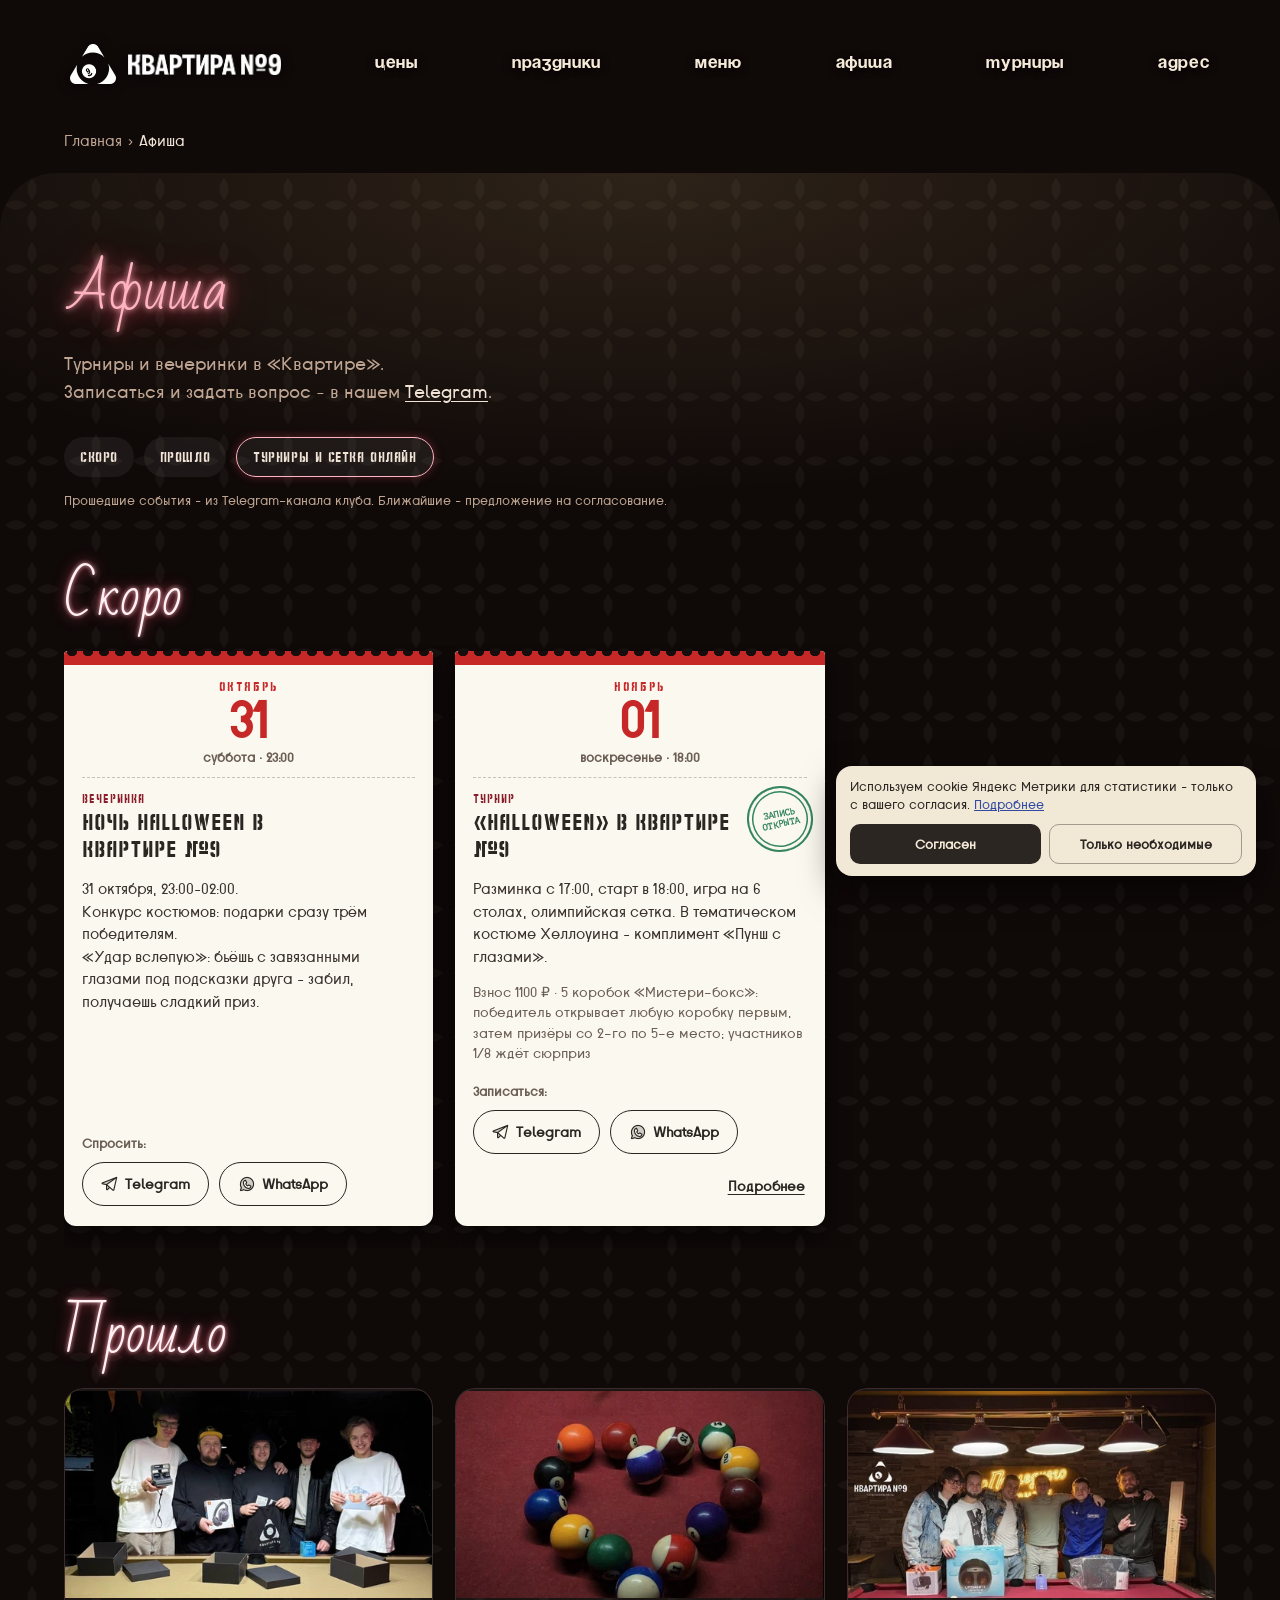
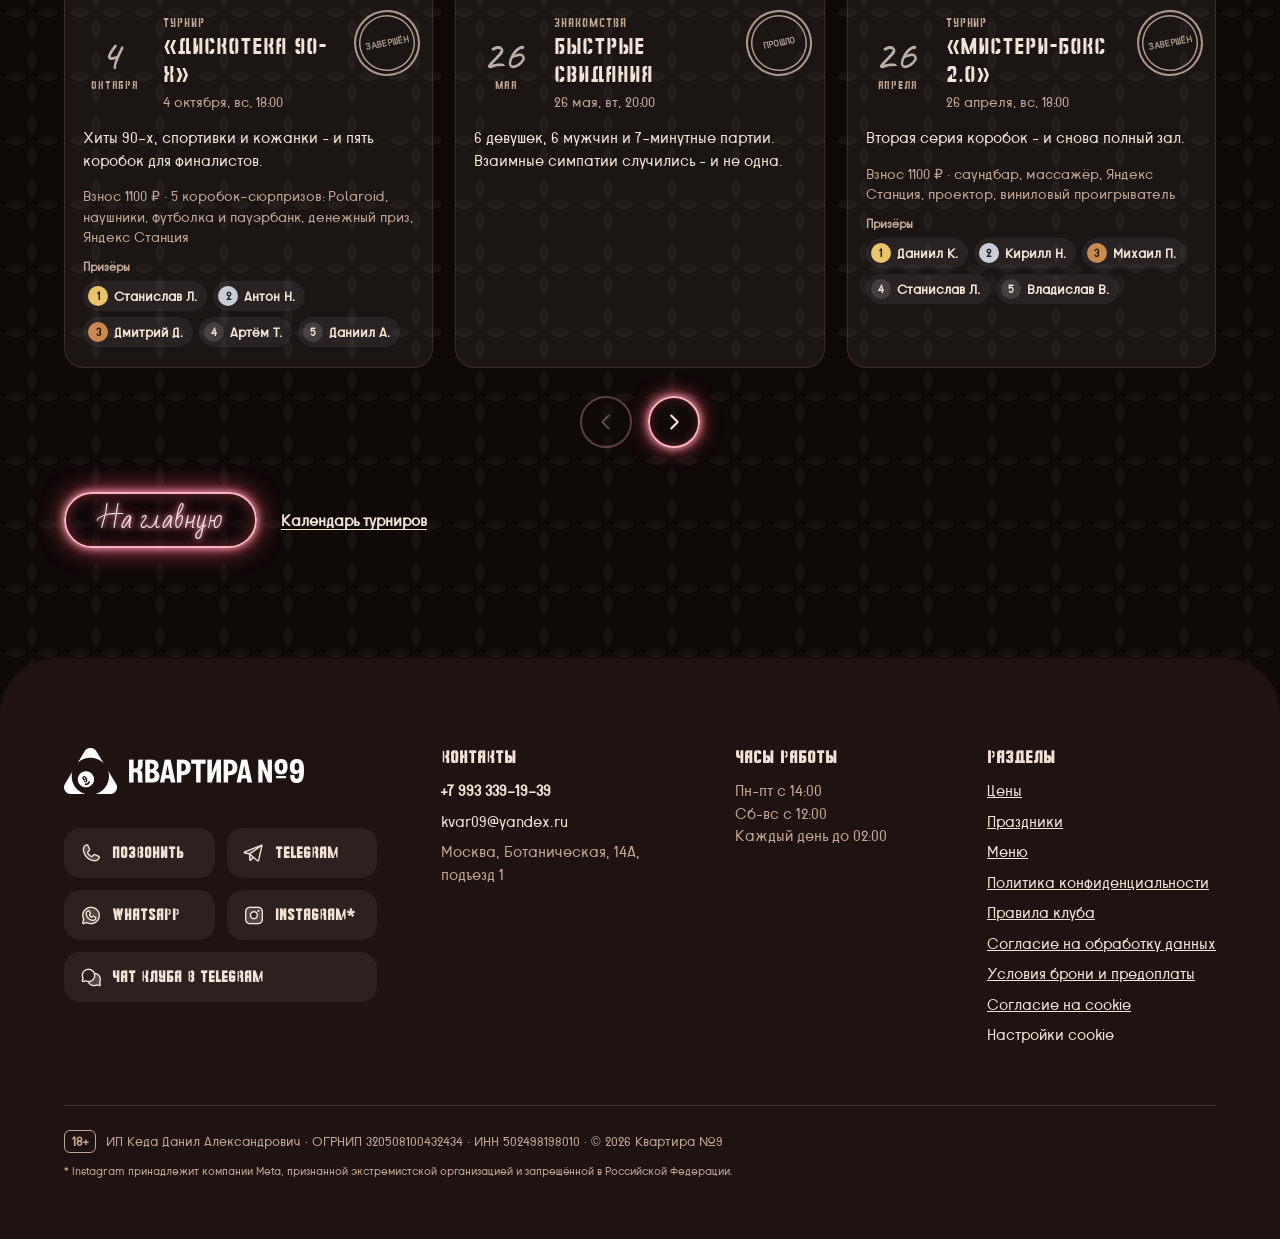
<file: afisha/index.html>
<!DOCTYPE html><html lang="ru" data-theme="burgundy" data-font="kosmos" data-tick="2" data-card="pola" data-tname="stencil"><head><meta charset="utf-8"><meta name="viewport" content="width=device-width, initial-scale=1, viewport-fit=cover"><meta name="theme-color" content="#120b0a"><link rel="icon" href="/favicon.jpg"><link rel="preload" href="/_astro/bad-script.CT7eCIl4.woff2" as="font" type="font/woff2" crossorigin><link rel="preload" href="/_astro/caveat-digits.C6lLI7Ka.woff2" as="font" type="font/woff2" crossorigin><link rel="preload" href="/_astro/proletarsk.BLAWgX2r.woff2" as="font" type="font/woff2" crossorigin><link rel="preload" href="/_astro/sowjetschablone.D4eQBPQ5.woff2" as="font" type="font/woff2" crossorigin><script>document.documentElement.classList.add('js'); setTimeout(function(){ if(!window.__revealReady) document.documentElement.classList.remove('js'); }, 1500);</script><title>Афиша – Квартира №9</title><meta name="description" content="Ближайшие турниры по бильярду и вечеринки в «Квартире №9» у м. Владыкино. Прошедшие события с фото."><meta name="robots" content="noindex"><meta property="og:type" content="website"><meta property="og:locale" content="ru_RU"><meta property="og:site_name" content="Квартира №9"><meta property="og:title" content="Афиша – Квартира №9"><meta property="og:description" content="Ближайшие турниры по бильярду и вечеринки в «Квартире №9» у м. Владыкино. Прошедшие события с фото."><meta property="og:url" content="https://kvrtr9.ru/afisha/"><meta property="og:image" content="https://kvrtr9.ru/_astro/hero155w.CEBqkdgs_28JILA.jpg"><meta name="twitter:card" content="summary_large_image"><script type="application/ld+json">{"@context":"https://schema.org","@type":"BreadcrumbList","itemListElement":[{"@type":"ListItem","position":1,"name":"Главная","item":"https://kvrtr9.ru/"},{"@type":"ListItem","position":2,"name":"Афиша","item":"https://kvrtr9.ru/afisha/"}]}</script><link rel="stylesheet" href="/_astro/Base.CiDOAEfD.css"><style>.crumbs[data-astro-cid-vx4iavld]{color:var(--muted);padding-top:92px;padding-bottom:48px;font-size:14px}ol[data-astro-cid-vx4iavld]{flex-wrap:wrap;gap:6px;margin:0;padding:0;list-style:none;display:flex}li[data-astro-cid-vx4iavld]:not(:last-child):after{content:"›";margin-left:6px}a[data-astro-cid-vx4iavld]{color:var(--muted);text-decoration:none}a[data-astro-cid-vx4iavld]:hover,[data-astro-cid-vx4iavld][aria-current]{color:var(--cream)}@media (width>=900px){.crumbs[data-astro-cid-vx4iavld]{padding-top:130px;padding-bottom:70px;font-size:15px}}
</style><link rel="stylesheet" href="/_astro/AfishaCard.nmheXZ6w.css"><style>.lead[data-astro-cid-dlisecrc]{max-width:640px}.lead[data-astro-cid-dlisecrc] a[data-astro-cid-dlisecrc]{color:var(--cream);text-underline-offset:3px}.jump[data-astro-cid-dlisecrc]{flex-wrap:wrap;gap:10px;margin:22px 0 8px;display:flex}.jump[data-astro-cid-dlisecrc] a[data-astro-cid-dlisecrc]{min-height:40px;color:var(--cream);font:400 14px var(--fd);letter-spacing:.04em;background:#ffffff0f;border-radius:99px;align-items:center;padding:0 16px;text-decoration:none;display:inline-flex}.jump[data-astro-cid-dlisecrc] a[data-astro-cid-dlisecrc].hot{border:1.5px solid var(--neon);box-shadow:0 0 10px #e0465f59}.ex[data-astro-cid-dlisecrc]{color:var(--muted);margin:14px 0 0;font-size:13px}.hd[data-astro-cid-dlisecrc]{font:400 clamp(38px, 9.6vw, 52px)/1.2 var(--fh);color:#fff1f3;text-shadow:0 0 4px var(--neon), 0 0 14px var(--glow);margin:40px 0 16px;scroll-margin-top:90px}.grid[data-astro-cid-dlisecrc]{scroll-snap-type:x mandatory;scroll-padding-inline:var(--gut);margin:0 calc(-1 * var(--gut));padding:6px var(--gut) 18px;scrollbar-width:thin;gap:16px;display:flex;overflow-x:auto}.grid[data-astro-cid-dlisecrc]>.ac{scroll-snap-align:start;flex:0 0 min(320px,84vw)}.nav[data-astro-cid-dlisecrc]{display:none}.arw[data-astro-cid-dlisecrc]{cursor:pointer;color:#ffe3e8;border:2px solid var(--neon);width:52px;height:52px;box-shadow:0 0 8px var(--neon), 0 0 20px var(--glow), inset 0 0 10px #e0465f59;background:#120b0a99;border-radius:50%;place-items:center;transition:transform .2s,opacity .2s,background .2s;display:grid}.arw[data-astro-cid-dlisecrc]:hover:not(:disabled){background:#e0465f33;transform:translateY(-2px)}.arw[data-astro-cid-dlisecrc]:disabled{opacity:.3;box-shadow:none;cursor:default}.empty[data-astro-cid-dlisecrc]{color:var(--muted)}.hint[data-astro-cid-dlisecrc]{color:var(--muted);margin:-6px 0 4px;font-size:13px}@media (width>=900px){.hint[data-astro-cid-dlisecrc]{display:none}}.back[data-astro-cid-dlisecrc]{flex-wrap:wrap;align-items:center;gap:14px 24px;margin-top:44px;display:flex}.back[data-astro-cid-dlisecrc] .home[data-astro-cid-dlisecrc]{min-height:56px;padding:0 32px;font-size:26px}.lnk[data-astro-cid-dlisecrc]{color:var(--cream);font:600 15px var(--fb);text-underline-offset:3px}@media (width>=900px){.grid[data-astro-cid-dlisecrc]{scrollbar-width:none;cursor:grab;gap:22px;margin:0;padding:6px 0 22px;scroll-padding-inline:0}.grid[data-astro-cid-dlisecrc]::-webkit-scrollbar{display:none}.grid[data-astro-cid-dlisecrc].grab{cursor:grabbing;scroll-snap-type:none}.grid[data-astro-cid-dlisecrc].drag *{pointer-events:none;user-select:none}.nav[data-astro-cid-dlisecrc]:not([hidden]){justify-content:center;gap:16px;margin-top:6px;display:flex}.grid[data-astro-cid-dlisecrc]>.ac{flex-basis:calc(33.3333% - 14.6667px)}.hd[data-astro-cid-dlisecrc]{margin-top:56px}}
</style></head><body><a class="skip-link" href="#main">К содержимому</a><header class="hdr" id="hdr" data-astro-cid-nen7h5rs><div class="wrap" data-astro-cid-nen7h5rs><a class="logo" href="/" aria-label="Квартира №9, на главную" data-astro-cid-nen7h5rs><img src="/_astro/logo-mark.CCXDt5Lf_18lhKX.webp" alt data-astro-cid-nen7h5rs="true" loading="lazy" decoding="async" width="91" height="80" class="lm"><img src="/_astro/logo-word.BAPDpQVD_228Hl9.webp" alt data-astro-cid-nen7h5rs="true" loading="lazy" decoding="async" width="321" height="44" class="lw"></a><nav class="nav" aria-label="Основное меню" data-astro-cid-nen7h5rs><a href="/#tables" data-astro-cid-nen7h5rs>Цены</a><a href="/#events" data-astro-cid-nen7h5rs>Праздники</a><a href="/#menu" data-astro-cid-nen7h5rs>Меню</a><a href="/afisha/" data-astro-cid-nen7h5rs>Афиша</a><a href="/turniry/" data-astro-cid-nen7h5rs>Турниры</a><a href="/#route" data-astro-cid-nen7h5rs>Адрес</a></nav><button class="burger" type="button" aria-label="Открыть меню" aria-controls="nmenu" aria-expanded="false" data-astro-cid-nen7h5rs><i data-astro-cid-nen7h5rs></i></button></div></header><main id="main"><nav class="crumbs wrap" aria-label="Хлебные крошки" data-astro-cid-vx4iavld><ol data-astro-cid-vx4iavld><li data-astro-cid-vx4iavld><a href="/" data-astro-cid-vx4iavld>Главная</a></li><li data-astro-cid-vx4iavld><span aria-current="page" data-astro-cid-vx4iavld>Афиша</span></li></ol></nav><section class="sec darkarc rt" aria-labelledby="af-t" data-astro-cid-dlisecrc><div class="wrap" data-astro-cid-dlisecrc><div class="ttl"><h1 id="af-t">Афиша</h1></div><p class="lead" data-astro-cid-dlisecrc>Турниры и вечеринки в «Квартире».<br data-astro-cid-dlisecrc>Записаться и задать вопрос – в нашем <a href="https://t.me/kvar09" target="_blank" rel="noopener" data-goal="click_messenger" data-astro-cid-dlisecrc>Telegram</a>.</p><nav class="jump" aria-label="Разделы афиши" data-astro-cid-dlisecrc><a href="#soon" data-astro-cid-dlisecrc>Скоро</a><a href="#past" data-astro-cid-dlisecrc>Прошло</a><a class="hot" href="/turniry/" data-astro-cid-dlisecrc>Турниры и сетка онлайн</a></nav><p class="ex" data-astro-cid-dlisecrc>Прошедшие события – из Telegram-канала клуба. Ближайшие – предложение на согласование.</p><h2 class="hd" id="soon" data-astro-cid-dlisecrc>Скоро</h2><div class="grid" data-list="soon" data-astro-cid-dlisecrc><article class="ac leaf wk" data-date="2026-10-31" data-status id="hellowin-2026" data-astro-cid-hufxhtdj><div class="lf" data-astro-cid-hufxhtdj><span class="lm" data-astro-cid-hufxhtdj>ОКТЯБРЬ</span><b class="ld" data-astro-cid-hufxhtdj>31</b><span class="lw" data-astro-cid-hufxhtdj>суббота · 23:00</span></div><div class="top" data-astro-cid-hufxhtdj><div class="dt" data-astro-cid-hufxhtdj><b data-astro-cid-hufxhtdj>31</b><span data-astro-cid-hufxhtdj>октября</span></div><div class="meta" data-astro-cid-hufxhtdj><span class="kind" data-astro-cid-hufxhtdj>Вечеринка</span><h3 data-astro-cid-hufxhtdj>Ночь Halloween в Квартире №9</h3><span class="when" data-astro-cid-hufxhtdj>31 октября, сб, 23:00</span></div></div><p class="tx" data-astro-cid-hufxhtdj>31 октября, 23:00–02:00.
Конкурс костюмов: подарки сразу трём победителям.
«Удар вслепую»: бьёшь с завязанными глазами под подсказки друга – забил, получаешь сладкий приз.</p><div class="acts" data-astro-cid-hufxhtdj><span class="lbl" data-astro-cid-hufxhtdj>Спросить:</span><div class="row" data-astro-cid-hufxhtdj><a class="btn" href="https://t.me/kvar09" target="_blank" rel="noopener" data-goal="click_messenger" data-astro-cid-hufxhtdj><i class="ph-duotone ph-telegram-logo" aria-hidden="true" data-astro-cid-hufxhtdj></i>Telegram</a><a class="btn" href="https://wa.me/79933391939?text=%D0%97%D0%B4%D1%80%D0%B0%D0%B2%D1%81%D1%82%D0%B2%D1%83%D0%B9%D1%82%D0%B5!%20%D0%A5%D0%BE%D1%87%D1%83%20%D1%83%D0%B7%D0%BD%D0%B0%D1%82%D1%8C%20%D0%BF%D1%80%D0%BE%20%C2%AB%D0%9D%D0%BE%D1%87%D1%8C%20Halloween%20%D0%B2%20%D0%9A%D0%B2%D0%B0%D1%80%D1%82%D0%B8%D1%80%D0%B5%20%E2%84%969%C2%BB%20(31%20%D0%BE%D0%BA%D1%82%D1%8F%D0%B1%D1%80%D1%8F%2C%20%D1%81%D0%B1)." target="_blank" rel="noopener" data-goal="click_messenger" data-astro-cid-hufxhtdj><i class="ph-duotone ph-whatsapp-logo" aria-hidden="true" data-astro-cid-hufxhtdj></i>WhatsApp</a></div></div></article><article class="ac leaf wk tour" data-date="2026-11-01" data-status="registration" id="t-tykvenniy-box-2026" data-astro-cid-hufxhtdj><div class="lf" data-astro-cid-hufxhtdj><span class="lm" data-astro-cid-hufxhtdj>НОЯБРЬ</span><b class="ld" data-astro-cid-hufxhtdj>01</b><span class="lw" data-astro-cid-hufxhtdj>воскресенье · 18:00</span></div><div class="top" data-astro-cid-hufxhtdj><span class="stamp registration" data-astro-cid-hufxhtdj>Запись открыта</span><div class="dt" data-astro-cid-hufxhtdj><b data-astro-cid-hufxhtdj>1</b><span data-astro-cid-hufxhtdj>ноября</span></div><div class="meta" data-astro-cid-hufxhtdj><span class="kind" data-astro-cid-hufxhtdj>Турнир</span><h3 data-astro-cid-hufxhtdj>«Halloween» в Квартире №9</h3><span class="when" data-astro-cid-hufxhtdj>1 ноября, вс, 18:00</span></div></div><p class="tx" data-astro-cid-hufxhtdj>Разминка с 17:00, старт в 18:00, игра на 6 столах, олимпийская сетка. В тематическом костюме Хеллоуина – комплимент «Пунш с глазами».</p><p class="tx sm" data-astro-cid-hufxhtdj>Взнос 1100 ₽ · 5 коробок «Мистери-бокс»: победитель открывает любую коробку первым, затем призёры со 2-го по 5-е место; участников 1/8 ждёт сюрприз</p><div class="acts" data-astro-cid-hufxhtdj><span class="lbl" data-astro-cid-hufxhtdj>Записаться:</span><div class="row" data-astro-cid-hufxhtdj><a class="btn" href="https://t.me/kvar09" target="_blank" rel="noopener" data-goal="tournament_signup" data-astro-cid-hufxhtdj><i class="ph-duotone ph-telegram-logo" aria-hidden="true" data-astro-cid-hufxhtdj></i>Telegram</a><a class="btn" href="https://wa.me/79933391939?text=%D0%97%D0%B4%D1%80%D0%B0%D0%B2%D1%81%D1%82%D0%B2%D1%83%D0%B9%D1%82%D0%B5!%20%D0%A5%D0%BE%D1%87%D1%83%20%D0%B7%D0%B0%D0%BF%D0%B8%D1%81%D0%B0%D1%82%D1%8C%D1%81%D1%8F%20%D0%BD%D0%B0%20%D1%82%D1%83%D1%80%D0%BD%D0%B8%D1%80%20%C2%ABHalloween%C2%BB%20%D0%B2%20%D0%9A%D0%B2%D0%B0%D1%80%D1%82%D0%B8%D1%80%D0%B5%20%E2%84%969%20(1%20%D0%BD%D0%BE%D1%8F%D0%B1%D1%80%D1%8F%2C%20%D0%B2%D1%81)." target="_blank" rel="noopener" data-goal="tournament_signup" data-astro-cid-hufxhtdj><i class="ph-duotone ph-whatsapp-logo" aria-hidden="true" data-astro-cid-hufxhtdj></i>WhatsApp</a></div><a class="lnk" href="/turniry/#t-tykvenniy-box-2026" data-astro-cid-hufxhtdj>Подробнее</a></div></article></div><div class="nav" data-nav="soon" hidden data-astro-cid-dlisecrc><button type="button" class="arw" data-dir="-1" aria-label="Назад" data-astro-cid-dlisecrc><svg viewBox="0 0 24 24" width="22" height="22" aria-hidden="true" data-astro-cid-dlisecrc><path d="M15 5l-7 7 7 7" fill="none" stroke="currentColor" stroke-width="2.2" stroke-linecap="round" stroke-linejoin="round" data-astro-cid-dlisecrc></path></svg></button><button type="button" class="arw" data-dir="1" aria-label="Вперёд" data-astro-cid-dlisecrc><svg viewBox="0 0 24 24" width="22" height="22" aria-hidden="true" data-astro-cid-dlisecrc><path d="M9 5l7 7-7 7" fill="none" stroke="currentColor" stroke-width="2.2" stroke-linecap="round" stroke-linejoin="round" data-astro-cid-dlisecrc></path></svg></button></div><p class="empty" hidden data-astro-cid-dlisecrc>Новые события скоро появятся – следите в нашем Telegram.</p><h2 class="hd" id="past" data-astro-cid-dlisecrc>Прошло</h2><div class="grid" data-list="past" data-astro-cid-dlisecrc><article class="ac past wk tour" data-date="2026-10-04" data-status="done" id="t-diskoteka-90h-2026" data-astro-cid-hufxhtdj><img src="/_astro/event-2609-wide.mlfnxngh_Z1Bx05P.webp" srcset="/_astro/event-2609-wide.mlfnxngh_Z1HLUTr.webp 480w, /_astro/event-2609-wide.mlfnxngh_9cFa7.webp 800w, /_astro/event-2609-wide.mlfnxngh_1eJ5kS.webp 1200w" alt sizes="(min-width: 900px) 360px, 100vw" data-astro-cid-hufxhtdj="true" loading="lazy" decoding="async" width="1920" height="1080" class="ph"><div class="top" data-astro-cid-hufxhtdj><span class="stamp done" data-astro-cid-hufxhtdj>Завершён</span><div class="dt" data-astro-cid-hufxhtdj><b data-astro-cid-hufxhtdj>4</b><span data-astro-cid-hufxhtdj>октября</span></div><div class="meta" data-astro-cid-hufxhtdj><span class="kind" data-astro-cid-hufxhtdj>Турнир</span><h3 data-astro-cid-hufxhtdj>«Дискотека 90-х»</h3><span class="when" data-astro-cid-hufxhtdj>4 октября, вс, 18:00</span></div></div><p class="tx" data-astro-cid-hufxhtdj>Хиты 90-х, спортивки и кожанки – и пять коробок для финалистов.</p><p class="tx sm" data-astro-cid-hufxhtdj>Взнос 1100 ₽ · 5 коробок-сюрпризов: Polaroid, наушники, футболка и пауэрбанк, денежный приз, Яндекс Станция</p><p class="places" data-astro-cid-hufxhtdj><span data-astro-cid-hufxhtdj>Призёры</span><b data-astro-cid-hufxhtdj><i data-astro-cid-hufxhtdj>1</i>Станислав Л.</b><b data-astro-cid-hufxhtdj><i data-astro-cid-hufxhtdj>2</i>Антон Н.</b><b data-astro-cid-hufxhtdj><i data-astro-cid-hufxhtdj>3</i>Дмитрий Д.</b><b data-astro-cid-hufxhtdj><i data-astro-cid-hufxhtdj>4</i>Артём Т.</b><b data-astro-cid-hufxhtdj><i data-astro-cid-hufxhtdj>5</i>Даниил А.</b></p></article><article class="ac past" data-date="2026-05-26" data-status id="svidaniya-2026" data-astro-cid-hufxhtdj><img src="/_astro/ev-dates.BBkYv7ZP_29BnLJ.webp" srcset="/_astro/ev-dates.BBkYv7ZP_1FAwWW.webp 480w, /_astro/ev-dates.BBkYv7ZP_18rhEp.webp 800w, /_astro/ev-dates.BBkYv7ZP_WI7wD.webp 1200w" alt sizes="(min-width: 900px) 360px, 100vw" data-astro-cid-hufxhtdj="true" loading="lazy" decoding="async" width="1400" height="788" class="ph"><div class="top" data-astro-cid-hufxhtdj><span class="stamp done" data-astro-cid-hufxhtdj>Прошло</span><div class="dt" data-astro-cid-hufxhtdj><b data-astro-cid-hufxhtdj>26</b><span data-astro-cid-hufxhtdj>мая</span></div><div class="meta" data-astro-cid-hufxhtdj><span class="kind" data-astro-cid-hufxhtdj>Знакомства</span><h3 data-astro-cid-hufxhtdj>Быстрые свидания</h3><span class="when" data-astro-cid-hufxhtdj>26 мая, вт, 20:00</span></div></div><p class="tx" data-astro-cid-hufxhtdj>6 девушек, 6 мужчин и 7-минутные партии. Взаимные симпатии случились – и не одна.</p></article><article class="ac past wk tour" data-date="2026-04-26" data-status="done" id="t-mystery-box-2-2026" data-astro-cid-hufxhtdj><img src="/_astro/ev-mb2.CdDQL5aV_qonVy.webp" srcset="/_astro/ev-mb2.CdDQL5aV_2tDzbI.webp 480w, /_astro/ev-mb2.CdDQL5aV_qonVy.webp 800w" alt sizes="(min-width: 900px) 360px, 100vw" data-astro-cid-hufxhtdj="true" loading="lazy" decoding="async" width="800" height="450" class="ph"><div class="top" data-astro-cid-hufxhtdj><span class="stamp done" data-astro-cid-hufxhtdj>Завершён</span><div class="dt" data-astro-cid-hufxhtdj><b data-astro-cid-hufxhtdj>26</b><span data-astro-cid-hufxhtdj>апреля</span></div><div class="meta" data-astro-cid-hufxhtdj><span class="kind" data-astro-cid-hufxhtdj>Турнир</span><h3 data-astro-cid-hufxhtdj>«Мистери-бокс 2.0»</h3><span class="when" data-astro-cid-hufxhtdj>26 апреля, вс, 18:00</span></div></div><p class="tx" data-astro-cid-hufxhtdj>Вторая серия коробок – и снова полный зал.</p><p class="tx sm" data-astro-cid-hufxhtdj>Взнос 1100 ₽ · саундбар, массажёр, Яндекс Станция, проектор, виниловый проигрыватель</p><p class="places" data-astro-cid-hufxhtdj><span data-astro-cid-hufxhtdj>Призёры</span><b data-astro-cid-hufxhtdj><i data-astro-cid-hufxhtdj>1</i>Даниил К.</b><b data-astro-cid-hufxhtdj><i data-astro-cid-hufxhtdj>2</i>Кирилл Н.</b><b data-astro-cid-hufxhtdj><i data-astro-cid-hufxhtdj>3</i>Михаил П.</b><b data-astro-cid-hufxhtdj><i data-astro-cid-hufxhtdj>4</i>Станислав Л.</b><b data-astro-cid-hufxhtdj><i data-astro-cid-hufxhtdj>5</i>Владислав В.</b></p></article><article class="ac past wk tour" data-date="2026-03-29" data-status="done" id="t-mystery-box-2026" data-astro-cid-hufxhtdj><img src="/_astro/ev-mb1.Cvn1jGg8_Z1KmRof.webp" srcset="/_astro/ev-mb1.Cvn1jGg8_Z1iL47o.webp 480w, /_astro/ev-mb1.Cvn1jGg8_93rc8.webp 800w, /_astro/ev-mb1.Cvn1jGg8_1dloye.webp 1200w" alt sizes="(min-width: 900px) 360px, 100vw" data-astro-cid-hufxhtdj="true" loading="lazy" decoding="async" width="1400" height="787" class="ph"><div class="top" data-astro-cid-hufxhtdj><span class="stamp done" data-astro-cid-hufxhtdj>Завершён</span><div class="dt" data-astro-cid-hufxhtdj><b data-astro-cid-hufxhtdj>29</b><span data-astro-cid-hufxhtdj>марта</span></div><div class="meta" data-astro-cid-hufxhtdj><span class="kind" data-astro-cid-hufxhtdj>Турнир</span><h3 data-astro-cid-hufxhtdj>«Мистери-бокс»</h3><span class="when" data-astro-cid-hufxhtdj>29 марта, вс, 18:00</span></div></div><p class="tx" data-astro-cid-hufxhtdj>Что внутри – никто не знал до вручения. Победитель выбирал коробку первым.</p><p class="tx sm" data-astro-cid-hufxhtdj>Взнос 1100 ₽ · консоль, фотоаппарат Kodak, Яндекс Станция, массажёр, наушники JBL</p><p class="places" data-astro-cid-hufxhtdj><span data-astro-cid-hufxhtdj>Призёры</span><b data-astro-cid-hufxhtdj><i data-astro-cid-hufxhtdj>1</i>Илья Л.</b><b data-astro-cid-hufxhtdj><i data-astro-cid-hufxhtdj>2</i>Никита К.</b><b data-astro-cid-hufxhtdj><i data-astro-cid-hufxhtdj>3</i>Кирилл Н.</b><b data-astro-cid-hufxhtdj><i data-astro-cid-hufxhtdj>4</i>Никита М.</b><b data-astro-cid-hufxhtdj><i data-astro-cid-hufxhtdj>5</i>Егор Ч.</b></p></article><article class="ac past wk tour" data-date="2026-03-01" data-status="done" id="t-vesenniy-2026" data-astro-cid-hufxhtdj><img src="/_astro/ev-spring.BTdwJIva_2kudIM.webp" srcset="/_astro/ev-spring.BTdwJIva_Z1tT86G.webp 480w, /_astro/ev-spring.BTdwJIva_10917J.webp 800w, /_astro/ev-spring.BTdwJIva_Z21sjuT.webp 1200w" alt sizes="(min-width: 900px) 360px, 100vw" data-astro-cid-hufxhtdj="true" loading="lazy" decoding="async" width="1400" height="787" class="ph"><div class="top" data-astro-cid-hufxhtdj><span class="stamp done" data-astro-cid-hufxhtdj>Завершён</span><div class="dt" data-astro-cid-hufxhtdj><b data-astro-cid-hufxhtdj>1</b><span data-astro-cid-hufxhtdj>марта</span></div><div class="meta" data-astro-cid-hufxhtdj><span class="kind" data-astro-cid-hufxhtdj>Турнир</span><h3 data-astro-cid-hufxhtdj>«Весенний»</h3><span class="when" data-astro-cid-hufxhtdj>1 марта, вс, 18:00</span></div></div><p class="tx" data-astro-cid-hufxhtdj>За столами – не просто соперники, а единомышленники.</p><p class="tx sm" data-astro-cid-hufxhtdj>Взнос 1100 ₽ · 15 000 ₽, 10 000 ₽, 5 000 ₽</p><p class="places" data-astro-cid-hufxhtdj><span data-astro-cid-hufxhtdj>Призёры</span><b data-astro-cid-hufxhtdj><i data-astro-cid-hufxhtdj>1</i>Илья Л.</b><b data-astro-cid-hufxhtdj><i data-astro-cid-hufxhtdj>2</i>Роман Ж.</b><b data-astro-cid-hufxhtdj><i data-astro-cid-hufxhtdj>3</i>Антон Р.</b></p></article><article class="ac past wk tour" data-date="2026-01-25" data-status="done" id="t-yanvarskiy-final-2026" data-astro-cid-hufxhtdj><img src="/_astro/ev-jan.BtMqjom8_ZT0oD.webp" srcset="/_astro/ev-jan.BtMqjom8_Z1iN8B6.webp 480w, /_astro/ev-jan.BtMqjom8_1I8NWF.webp 800w, /_astro/ev-jan.BtMqjom8_ZT0oD.webp 960w" alt sizes="(min-width: 900px) 360px, 100vw" data-astro-cid-hufxhtdj="true" loading="lazy" decoding="async" width="960" height="540" class="ph"><div class="top" data-astro-cid-hufxhtdj><span class="stamp done" data-astro-cid-hufxhtdj>Завершён</span><div class="dt" data-astro-cid-hufxhtdj><b data-astro-cid-hufxhtdj>25</b><span data-astro-cid-hufxhtdj>января</span></div><div class="meta" data-astro-cid-hufxhtdj><span class="kind" data-astro-cid-hufxhtdj>Турнир</span><h3 data-astro-cid-hufxhtdj>«Январский финал»</h3><span class="when" data-astro-cid-hufxhtdj>25 января, вс, 18:00</span></div></div><p class="tx" data-astro-cid-hufxhtdj>Завершили зиму масштабной игрой – победитель забрал годовую карту клуба.</p><p class="tx sm" data-astro-cid-hufxhtdj>Взнос 1100 ₽ · годовая карта «Любимого гостя», худи + 2 000 ₽, футболка + 1 000 ₽</p><p class="places" data-astro-cid-hufxhtdj><span data-astro-cid-hufxhtdj>Призёры</span><b data-astro-cid-hufxhtdj><i data-astro-cid-hufxhtdj>1</i>Антон Р.</b><b data-astro-cid-hufxhtdj><i data-astro-cid-hufxhtdj>2</i>Егор Ч.</b><b data-astro-cid-hufxhtdj><i data-astro-cid-hufxhtdj>3</i>Марат Ц.</b></p></article><article class="ac past wk tour" data-date="2025-11-30" data-status="done" id="t-zimniy-vecher-2025" data-astro-cid-hufxhtdj><img src="/_astro/ev-winter.T7rOquZR_ZalKWH.webp" srcset="/_astro/ev-winter.T7rOquZR_Z1biIF8.webp 480w, /_astro/ev-winter.T7rOquZR_Z1IrXXF.webp 800w, /_astro/ev-winter.T7rOquZR_ZalKWH.webp 960w" alt sizes="(min-width: 900px) 360px, 100vw" data-astro-cid-hufxhtdj="true" loading="lazy" decoding="async" width="960" height="540" class="ph"><div class="top" data-astro-cid-hufxhtdj><span class="stamp done" data-astro-cid-hufxhtdj>Завершён</span><div class="dt" data-astro-cid-hufxhtdj><b data-astro-cid-hufxhtdj>30</b><span data-astro-cid-hufxhtdj>ноября</span></div><div class="meta" data-astro-cid-hufxhtdj><span class="kind" data-astro-cid-hufxhtdj>Турнир</span><h3 data-astro-cid-hufxhtdj>«Зимний вечер»</h3><span class="when" data-astro-cid-hufxhtdj>30 ноября, вс, 18:00</span></div></div><p class="tx" data-astro-cid-hufxhtdj>Тёплый спортивный вечер, после – фото и интервью с участниками.</p><p class="tx sm" data-astro-cid-hufxhtdj>Взнос 900 ₽ · Nintendo Switch Lite, худи + 2 000 ₽ на депозит, футболка + 1 000 ₽ на депозит</p><p class="places" data-astro-cid-hufxhtdj><span data-astro-cid-hufxhtdj>Призёры</span><b data-astro-cid-hufxhtdj><i data-astro-cid-hufxhtdj>1</i>Егор Ч.</b><b data-astro-cid-hufxhtdj><i data-astro-cid-hufxhtdj>2</i>Мария Ш.</b><b data-astro-cid-hufxhtdj><i data-astro-cid-hufxhtdj>3</i>Егор Ф.</b></p></article><article class="ac past" data-date="2025-10-31" data-status id="hellowin-2025" data-astro-cid-hufxhtdj><img src="/_astro/ev-hallo.B8FUjEMm_2w2812.webp" srcset="/_astro/ev-hallo.B8FUjEMm_2w2812.webp 450w" alt sizes="(min-width: 900px) 360px, 100vw" data-astro-cid-hufxhtdj="true" loading="lazy" decoding="async" width="450" height="253" class="ph"><div class="top" data-astro-cid-hufxhtdj><span class="stamp done" data-astro-cid-hufxhtdj>Прошло</span><div class="dt" data-astro-cid-hufxhtdj><b data-astro-cid-hufxhtdj>31</b><span data-astro-cid-hufxhtdj>октября</span></div><div class="meta" data-astro-cid-hufxhtdj><span class="kind" data-astro-cid-hufxhtdj>Неделя праздника</span><h3 data-astro-cid-hufxhtdj>Хеллоуин в бильярде</h3><span class="when" data-astro-cid-hufxhtdj>31 октября, пт, весь вечер</span></div></div><p class="tx" data-astro-cid-hufxhtdj>Целую неделю – оформление, «кровавые» напитки в шприцах и пицца.</p></article><article class="ac past wk tour" data-date="2025-09-28" data-status="done" id="t-muzhskoy-2025" data-astro-cid-hufxhtdj><img src="/_astro/ev-men.CnqYmCUe_ZU8qDb.webp" srcset="/_astro/ev-men.CnqYmCUe_Zuh2ui.webp 480w, /_astro/ev-men.CnqYmCUe_ZU8qDb.webp 600w" alt sizes="(min-width: 900px) 360px, 100vw" data-astro-cid-hufxhtdj="true" loading="lazy" decoding="async" width="600" height="338" class="ph"><div class="top" data-astro-cid-hufxhtdj><span class="stamp done" data-astro-cid-hufxhtdj>Завершён</span><div class="dt" data-astro-cid-hufxhtdj><b data-astro-cid-hufxhtdj>28</b><span data-astro-cid-hufxhtdj>сентября</span></div><div class="meta" data-astro-cid-hufxhtdj><span class="kind" data-astro-cid-hufxhtdj>Турнир</span><h3 data-astro-cid-hufxhtdj>Мужской турнир</h3><span class="when" data-astro-cid-hufxhtdj>28 сентября, вс, 18:00</span></div></div><p class="tx" data-astro-cid-hufxhtdj>Главная интрига вечера: действующего чемпиона выбили из турнира.</p><p class="tx sm" data-astro-cid-hufxhtdj>Участие бесплатно · депозит 10 000 ₽, худи и футболка «Квартиры», спецприз тому, кто выбьет чемпиона</p><p class="places" data-astro-cid-hufxhtdj><span data-astro-cid-hufxhtdj>Призёры</span><b data-astro-cid-hufxhtdj><i data-astro-cid-hufxhtdj>1</i>Антон Р.</b><b data-astro-cid-hufxhtdj><i data-astro-cid-hufxhtdj>2</i>Степан Р.</b><b data-astro-cid-hufxhtdj><i data-astro-cid-hufxhtdj>3</i>Станислав Л.</b></p></article></div><div class="nav" data-nav="past" hidden data-astro-cid-dlisecrc><button type="button" class="arw" data-dir="-1" aria-label="Назад" data-astro-cid-dlisecrc><svg viewBox="0 0 24 24" width="22" height="22" aria-hidden="true" data-astro-cid-dlisecrc><path d="M15 5l-7 7 7 7" fill="none" stroke="currentColor" stroke-width="2.2" stroke-linecap="round" stroke-linejoin="round" data-astro-cid-dlisecrc></path></svg></button><button type="button" class="arw" data-dir="1" aria-label="Вперёд" data-astro-cid-dlisecrc><svg viewBox="0 0 24 24" width="22" height="22" aria-hidden="true" data-astro-cid-dlisecrc><path d="M9 5l7 7-7 7" fill="none" stroke="currentColor" stroke-width="2.2" stroke-linecap="round" stroke-linejoin="round" data-astro-cid-dlisecrc></path></svg></button></div><div class="back" data-astro-cid-dlisecrc><a class="bk home" href="/" data-astro-cid-dlisecrc>На главную</a><a class="lnk" href="/turniry/" data-astro-cid-dlisecrc>Календарь турниров</a></div></div></section></main><footer class="foot rt" data-astro-cid-jo6i4kqk><div class="wrap" data-astro-cid-jo6i4kqk><div class="fg" data-astro-cid-jo6i4kqk><div data-astro-cid-jo6i4kqk><a class="logo" href="/" aria-label="Квартира №9, на главную" data-astro-cid-jo6i4kqk><img src="/_astro/logo-mark.CCXDt5Lf_ZPIhm7.webp" alt data-astro-cid-jo6i4kqk="true" loading="lazy" decoding="async" width="105" height="92" class="lm"><img src="/_astro/logo-word.BAPDpQVD_Z8shtx.webp" alt data-astro-cid-jo6i4kqk="true" loading="lazy" decoding="async" width="350" height="48" class="lw"></a><div class="ct" data-astro-cid-jo6i4kqk><a href="tel:+79933391939" data-goal="click_call" data-astro-cid-jo6i4kqk><i class="ph-duotone ph-phone" data-astro-cid-jo6i4kqk></i>Позвонить</a><a href="https://t.me/kvar09" target="_blank" rel="noopener" data-goal="click_messenger" data-astro-cid-jo6i4kqk><i class="ph-duotone ph-telegram-logo" data-astro-cid-jo6i4kqk></i>Telegram</a><a href="https://wa.me/79933391939" target="_blank" rel="noopener" data-goal="click_messenger" data-astro-cid-jo6i4kqk><i class="ph-duotone ph-whatsapp-logo" data-astro-cid-jo6i4kqk></i>WhatsApp</a><a href="https://www.instagram.com/billiards.kvartira9" target="_blank" rel="noopener" data-goal="click_messenger" data-astro-cid-jo6i4kqk><i class="ph-duotone ph-instagram-logo" data-astro-cid-jo6i4kqk></i>Instagram*</a><a class="wide" href="https://t.me/kvar09chat" target="_blank" rel="noopener" data-goal="click_messenger" data-astro-cid-jo6i4kqk><i class="ph-duotone ph-chats-circle" data-astro-cid-jo6i4kqk></i>Чат клуба в Telegram</a></div></div><div data-astro-cid-jo6i4kqk><h5 data-astro-cid-jo6i4kqk>Контакты</h5><p data-astro-cid-jo6i4kqk><b data-astro-cid-jo6i4kqk><a class="plain" href="tel:+79933391939" data-goal="click_call" data-astro-cid-jo6i4kqk>+7 993 339-19-39</a></b></p><p data-astro-cid-jo6i4kqk><a class="plain" href="mailto:kvar09@yandex.ru" data-astro-cid-jo6i4kqk>kvar09@yandex.ru</a></p><p data-astro-cid-jo6i4kqk>Москва, Ботаническая, 14А, подъезд 1</p><p class="ph-hours" data-astro-cid-jo6i4kqk>Пн–пт с 14:00, сб–вс с 12:00<br data-astro-cid-jo6i4kqk>каждый день до 02:00</p></div><div class="hours" data-astro-cid-jo6i4kqk><h5 data-astro-cid-jo6i4kqk>Часы работы</h5><p data-astro-cid-jo6i4kqk>Пн–пт с 14:00<br data-astro-cid-jo6i4kqk>Сб–вс с 12:00<br data-astro-cid-jo6i4kqk>Каждый день до 02:00</p></div><div class="sections" data-astro-cid-jo6i4kqk><h5 data-astro-cid-jo6i4kqk>Разделы</h5><a class="l" href="/#tables" data-astro-cid-jo6i4kqk>Цены</a><a class="l" href="/#events" data-astro-cid-jo6i4kqk>Праздники</a><a class="l" href="/#menu" data-astro-cid-jo6i4kqk>Меню</a><a class="l" href="/privacy/" data-astro-cid-jo6i4kqk>Политика конфиденциальности</a><a class="l" href="/rules/" data-astro-cid-jo6i4kqk>Правила клуба</a><a class="l" href="/soglasie/" data-astro-cid-jo6i4kqk>Согласие на обработку данных</a><a class="l" href="/oferta/" data-astro-cid-jo6i4kqk>Условия брони и предоплаты</a><a class="l" href="/cookie/" data-astro-cid-jo6i4kqk>Согласие на cookie</a><button type="button" class="l lb" data-cookie-open data-astro-cid-jo6i4kqk>Настройки cookie</button></div></div><div class="legal" data-astro-cid-jo6i4kqk><span class="age" title="Сайт для посетителей старше 18 лет: в меню бара есть алкоголь" data-astro-cid-jo6i4kqk>18+</span>ИП Кеда Данил Александрович · ОГРНИП 320508100432434 · ИНН 502498198010 · © 2026 Квартира №9</div><p class="meta" data-astro-cid-jo6i4kqk>* Instagram принадлежит компании Meta, признанной экстремистской организацией и запрещённой в Российской Федерации.</p></div></footer><div class="ck" id="ck-bar" role="region" aria-label="Согласие на cookie" hidden data-astro-cid-hq3mgpmn><p data-astro-cid-hq3mgpmn>Используем cookie Яндекс Метрики для статистики – только с вашего согласия. <a href="/cookie/" data-astro-cid-hq3mgpmn>Подробнее</a></p><div class="bt" data-astro-cid-hq3mgpmn><button type="button" class="ok" data-cookie="all" data-astro-cid-hq3mgpmn>Согласен</button><button type="button" class="no" data-cookie="necessary" data-astro-cid-hq3mgpmn>Только необходимые</button></div></div><script type="module">var e=`kv9-cookie`,t=`kv9-cookie-at`;function n(e,t,n){if(e===`necessary`)return e;if(e!==`all`)return null;let r=Number(t);return t&&Number.isFinite(r)&&n-r<31536e6?`all`:null}function r(e){return{show:e!==`all`&&e!==`necessary`,load:e===`all`}}function i(){try{return n(localStorage.getItem(e),localStorage.getItem(t),Date.now())}catch{return null}}function a(n){try{localStorage.setItem(e,n),localStorage.setItem(t,String(Date.now()))}catch{}}function o(){let e=document.getElementById(`ck-bar`);if(!e)return;let t=()=>window.__loadMetrika?.(),n=r(i());n.load&&t(),e.hidden=!n.show,e.querySelector(`[data-cookie="all"]`)?.addEventListener(`click`,()=>{a(`all`),e.hidden=!0,t()}),e.querySelector(`[data-cookie="necessary"]`)?.addEventListener(`click`,()=>{let t=i();a(`necessary`),e.hidden=!0,t===`all`&&location.reload()}),document.querySelectorAll(`[data-cookie-open]`).forEach(t=>t.addEventListener(`click`,()=>{e.hidden=!1}))}o();</script><a class="fab" id="fab" href="https://n1300308.yclients.com" data-book="table" data-goal="book_click" data-astro-cid-3g5f2gww>Забронировать</a><button type="button" class="totop" id="totop" aria-label="Наверх, к началу страницы" hidden data-astro-cid-esobc3xq><svg viewBox="0 0 24 24" width="26" height="26" aria-hidden="true" data-astro-cid-esobc3xq><path d="M12 19V5M5.5 11.5 12 5l6.5 6.5" fill="none" stroke="currentColor" stroke-width="2.2" stroke-linecap="round" stroke-linejoin="round" data-astro-cid-esobc3xq></path></svg></button><script type="module">var e=document.getElementById(`totop`);if(e){let t=matchMedia(`(min-width: 900px)`),n=()=>{e.hidden=!t.matches||scrollY<innerHeight*.9};addEventListener(`scroll`,n,{passive:!0}),t.addEventListener(`change`,n),n(),e.addEventListener(`click`,()=>{let t=!matchMedia(`(prefers-reduced-motion: reduce)`).matches;scrollTo({top:0,behavior:t?`smooth`:`auto`}),e.blur()})}</script><div class="ov nmenu" id="nmenu" role="dialog" aria-modal="true" aria-label="Меню" data-astro-cid-4qnzkghn><div class="top" data-astro-cid-4qnzkghn><a class="logo" href="/" aria-label="Квартира №9, на главную" data-astro-cid-4qnzkghn><img src="/_astro/logo-mark.CCXDt5Lf_Z2f04vF.webp" alt data-astro-cid-4qnzkghn="true" loading="lazy" decoding="async" width="64" height="56" class="lm"><img src="/_astro/logo-word.BAPDpQVD_1Mg5JF.webp" alt data-astro-cid-4qnzkghn="true" loading="lazy" decoding="async" width="219" height="30" class="lw"></a><button class="x" type="button" data-close aria-label="Закрыть меню" data-astro-cid-4qnzkghn>✕</button></div><nav aria-label="Разделы" data-astro-cid-4qnzkghn><a href="/#tables" data-astro-cid-4qnzkghn>Цены</a><a href="/#events" data-astro-cid-4qnzkghn>Праздники</a><a href="/afisha/" data-astro-cid-4qnzkghn>Афиша</a><a href="/turniry/" data-astro-cid-4qnzkghn>Турниры</a><a href="/#menu" data-astro-cid-4qnzkghn>Меню</a><a href="/#reviews" data-astro-cid-4qnzkghn>Отзывы</a><a href="/#faq" data-astro-cid-4qnzkghn>Вопросы</a><a href="/#route" data-astro-cid-4qnzkghn>Адрес</a></nav><a class="bk cta" href="https://n1300308.yclients.com" data-book="table" data-goal="book_click" data-astro-cid-4qnzkghn>Забронировать стол</a><div class="soc" data-astro-cid-4qnzkghn><a href="tel:+79933391939" aria-label="Позвонить" data-goal="click_call" data-astro-cid-4qnzkghn><i class="ph-duotone ph-phone" data-astro-cid-4qnzkghn></i></a><a href="https://t.me/kvar09" target="_blank" rel="noopener" aria-label="Telegram" data-goal="click_messenger" data-astro-cid-4qnzkghn><i class="ph-duotone ph-telegram-logo" data-astro-cid-4qnzkghn></i></a><a href="https://wa.me/79933391939" target="_blank" rel="noopener" aria-label="WhatsApp" data-goal="click_messenger" data-astro-cid-4qnzkghn><i class="ph-duotone ph-whatsapp-logo" data-astro-cid-4qnzkghn></i></a><a href="https://www.instagram.com/billiards.kvartira9" target="_blank" rel="noopener" aria-label="Instagram" data-goal="click_messenger" data-astro-cid-4qnzkghn><i class="ph-duotone ph-instagram-logo" data-astro-cid-4qnzkghn></i></a></div></div><div class="ov gov" id="gov" role="dialog" aria-modal="true" aria-label="Фото" data-backdrop data-astro-cid-wmugbbto><button class="x" type="button" data-close aria-label="Закрыть" data-astro-cid-wmugbbto>✕</button><button class="garr prev" type="button" id="gp" aria-label="Предыдущее фото" data-astro-cid-wmugbbto>‹</button><div class="gal" id="gal" data-astro-cid-wmugbbto></div><button class="garr next" type="button" id="gn" aria-label="Следующее фото" data-astro-cid-wmugbbto>›</button><div class="gcnt" id="gcnt" aria-live="polite" data-astro-cid-wmugbbto></div></div><div class="ov bk-ov" id="bk" role="dialog" aria-modal="true" aria-labelledby="bk-title" data-backdrop data-astro-cid-2nd62yds><div class="sheet" data-astro-cid-2nd62yds><div class="toast" id="bk-toast" role="alert" data-astro-cid-2nd62yds></div><div class="grab" aria-hidden="true" data-astro-cid-2nd62yds></div><div class="sh-h" data-astro-cid-2nd62yds><button class="back" id="bk-back" type="button" aria-label="Назад" data-astro-cid-2nd62yds>‹</button><h3 id="bk-title" data-astro-cid-2nd62yds></h3><button class="x" id="bk-x" type="button" data-close aria-label="Закрыть" data-astro-cid-2nd62yds>✕</button></div><div class="steps" id="bk-steps" aria-hidden="true" data-astro-cid-2nd62yds></div><p class="demo-note" data-astro-cid-2nd62yds>Демо-версия: бронь не уходит в клуб</p><div class="body" id="bk-body" data-astro-cid-2nd62yds></div><div class="foot" id="bk-foot" data-astro-cid-2nd62yds><div class="sum" id="bk-sum" aria-live="polite" data-astro-cid-2nd62yds></div><button class="go" id="bk-go" type="button" data-astro-cid-2nd62yds></button></div></div></div><script type="application/json" id="bk-data">{"tables":[{"id":"orange","capacity":6,"about":"Стол для пула в малом зале.","name":"Оранжевый","yc":"Orange","hall":"small","hallLabel":"Малый зал","color":"#FF8A3D","photo":"t-orange.jpg","priceFrom":500,"tariff":{"day":500,"evening":900,"weekend":900},"thumb":"/_astro/t-orange.CDbX8Dkc_2hqxGG.webp"},{"id":"purple","capacity":6,"about":"Стол для пула в малом зале.","name":"Фиолетовый","yc":"Purple","hall":"small","hallLabel":"Малый зал","color":"#8B5CF6","photo":"t-purple.jpg","priceFrom":500,"tariff":{"day":500,"evening":900,"weekend":900},"thumb":"/_astro/t-purple.CQsdefys_Qwvou.webp"},{"id":"burgundy","capacity":6,"about":"Стол для пула в малом зале.","name":"Бордовый","yc":"Burgundy","hall":"small","hallLabel":"Малый зал","color":"#9F1239","photo":"t-burgundy.jpg","priceFrom":500,"tariff":{"day":500,"evening":900,"weekend":900},"thumb":"/_astro/t-burgundy.-YO0DJFL_ZjewMH.webp"},{"id":"camel","capacity":6,"about":"Стол для пула в большом зале.","name":"Карамельный","yc":"Camel","hall":"big","hallLabel":"Большой зал","color":"#C19A6B","photo":"t-camel.jpg","priceFrom":950,"tariff":{"day":950,"evening":950,"weekend":1300},"thumb":"/_astro/t-camel.CQuFMyAR_1Bcj3G.webp"},{"id":"wine","capacity":6,"about":"Стол для пула в большом зале.","name":"Винный","yc":"Wine","hall":"big","hallLabel":"Большой зал","color":"#7B1E3A","photo":"t-wine.jpg","priceFrom":950,"note":"своя зона отдыха","tariff":{"day":950,"evening":950,"weekend":1300},"thumb":"/_astro/t-wine.Djxpg8yA_1Mn0IB.webp"},{"id":"dark-grey","capacity":6,"about":"Аренда стола и инвентаря для игры в бильярд с собственной посадочной зоной.","name":"Графитовый","yc":"Dark Grey","hall":"big","hallLabel":"Большой зал","color":"#6B7280","photo":"t-dark-grey.jpg","priceFrom":950,"note":"своя зона отдыха","tariff":{"day":950,"evening":950,"weekend":1300},"thumb":"/_astro/t-dark-grey.Cf7CbqD-_Z12tgGp.webp"},{"id":"vip-fuchsia","capacity":8,"about":"Пул 9 футов|Настольные игры|Музыкальная станция","name":"ВИП Фуксия","yc":"VIP Fuchsia","hall":"vip","hallLabel":"ВИП","color":"#E0559A","photo":"hero155w.jpg","priceFrom":1200,"note":"пул 9 футов","tariff":{"day":1200,"evening":1200,"weekend":1700},"thumb":"/_astro/hero155w.CEBqkdgs_4VnMF.webp"},{"id":"vip-ps5","capacity":8,"about":"Sony PlayStation 5|Настольные игры|Музыкальная станция","name":"ВИП с PS5","yc":"VIP с PS5","hall":"vip","hallLabel":"ВИП","color":"#3F8A67","photo":"t-vip-ps5.jpg","priceFrom":1500,"note":"пул 9 футов, PS5","tariff":{"day":1500,"evening":1500,"weekend":2000},"thumb":"/_astro/t-vip-ps5.DfBtw6Ox_ZnXXNP.webp"},{"id":"yellow","capacity":6,"about":"Уютная игровая комната","name":"Игровая с PS5","yc":"Gaming Room","hall":"ps5","hallLabel":"Игровая","color":"#E8B23A","photo":"p120.jpg","priceFrom":400,"note":"PS5, 4K ТВ","tariff":{"day":400,"evening":400,"weekend":600},"thumb":"/_astro/p120.DcExUO7i_Z26UgKc.webp"}],"formats":[{"id":"vip","icon":"ph-door","title":"ВИП-комната","subtitle":"своя комната, стол и PS5","tables":["vip-ps5"],"instant":true,"short":"ВИП"},{"id":"zone","icon":"ph-users-three","title":"Зона со столами","subtitle":"несколько столов рядом","tables":["camel","wine","dark-grey"],"instant":false,"short":"Зона"},{"id":"hall","icon":"ph-confetti","title":"Весь зал","subtitle":"клуб только ваш","tables":["orange","purple","burgundy","camel","wine","dark-grey","vip-fuchsia","vip-ps5","yellow"],"instant":false,"short":"Весь зал"}],"options":[{"id":"cake","title":"Торт от нас","price":2500},{"id":"decor","title":"Декор и шары","price":3000},{"id":"host","title":"Ведущий турнира","price":4000},{"id":"playlist","title":"Плейлист на вечер","price":0}],"site":{"phone":"+79933391939","phoneHuman":"+7 993 339-19-39","whatsapp":"https://wa.me/79933391939","telegram":"https://t.me/kvar09","route":"https://yandex.ru/maps/?mode=routes&rtext=~55.846482,37.586994&rtt=pd","address":"Москва, Ботаническая улица, 14А"}}</script><script type="module" src="/_astro/BookingSheet.astro_astro_type_script_index_0_lang.BthJtlkZ.js"></script><script type="module" src="/_astro/Base.astro_astro_type_script_index_0_lang.KPtV7H-B.js"></script></body></html><script type="module">var e=new Date(Date.now()+108e5).toISOString().slice(0,10);document.querySelectorAll(`[data-list="soon"] .ac`).forEach(t=>{t.dataset.date<e&&t.dataset.status!==`live`&&(t.hidden=!0)}),document.querySelectorAll(`.grid[data-list]`).forEach(e=>{let t=document.querySelector(`[data-nav="${e.dataset.list}"]`),n=()=>{let t=[...e.children].find(e=>!e.hidden);return t?t.offsetWidth+parseFloat(getComputedStyle(e).columnGap||`0`):e.clientWidth},r=()=>{if(!t)return;let n=e.scrollWidth-e.clientWidth;t.hidden=n<4,t.querySelector(`[data-dir="-1"]`).disabled=e.scrollLeft<4,t.querySelector(`[data-dir="1"]`).disabled=e.scrollLeft>n-4};t?.querySelectorAll(`[data-dir]`).forEach(t=>t.addEventListener(`click`,()=>e.scrollBy({left:Number(t.dataset.dir)*n(),behavior:`smooth`}))),e.addEventListener(`scroll`,r,{passive:!0}),addEventListener(`resize`,r),r();let i=!1,a=0,o=0,s=0;e.addEventListener(`pointerdown`,t=>{t.pointerType!==`mouse`||t.button!==0||e.scrollWidth<=e.clientWidth||(i=!0,s=0,a=t.clientX,o=e.scrollLeft,e.classList.add(`grab`))}),addEventListener(`pointermove`,t=>{if(!i)return;let n=t.clientX-a;s=Math.max(s,Math.abs(n)),s>4&&(e.classList.add(`drag`),e.scrollLeft=o-n)}),addEventListener(`pointerup`,()=>{if(i&&(i=!1,e.classList.remove(`grab`),e.classList.contains(`drag`))){let t=n();e.scrollTo({left:Math.round(e.scrollLeft/t)*t,behavior:`smooth`}),setTimeout(()=>e.classList.remove(`drag`),0)}}),e.addEventListener(`click`,e=>{s>4&&(e.preventDefault(),e.stopPropagation(),s=0)},!0),e.addEventListener(`dragstart`,e=>e.preventDefault())});</script>
</file>
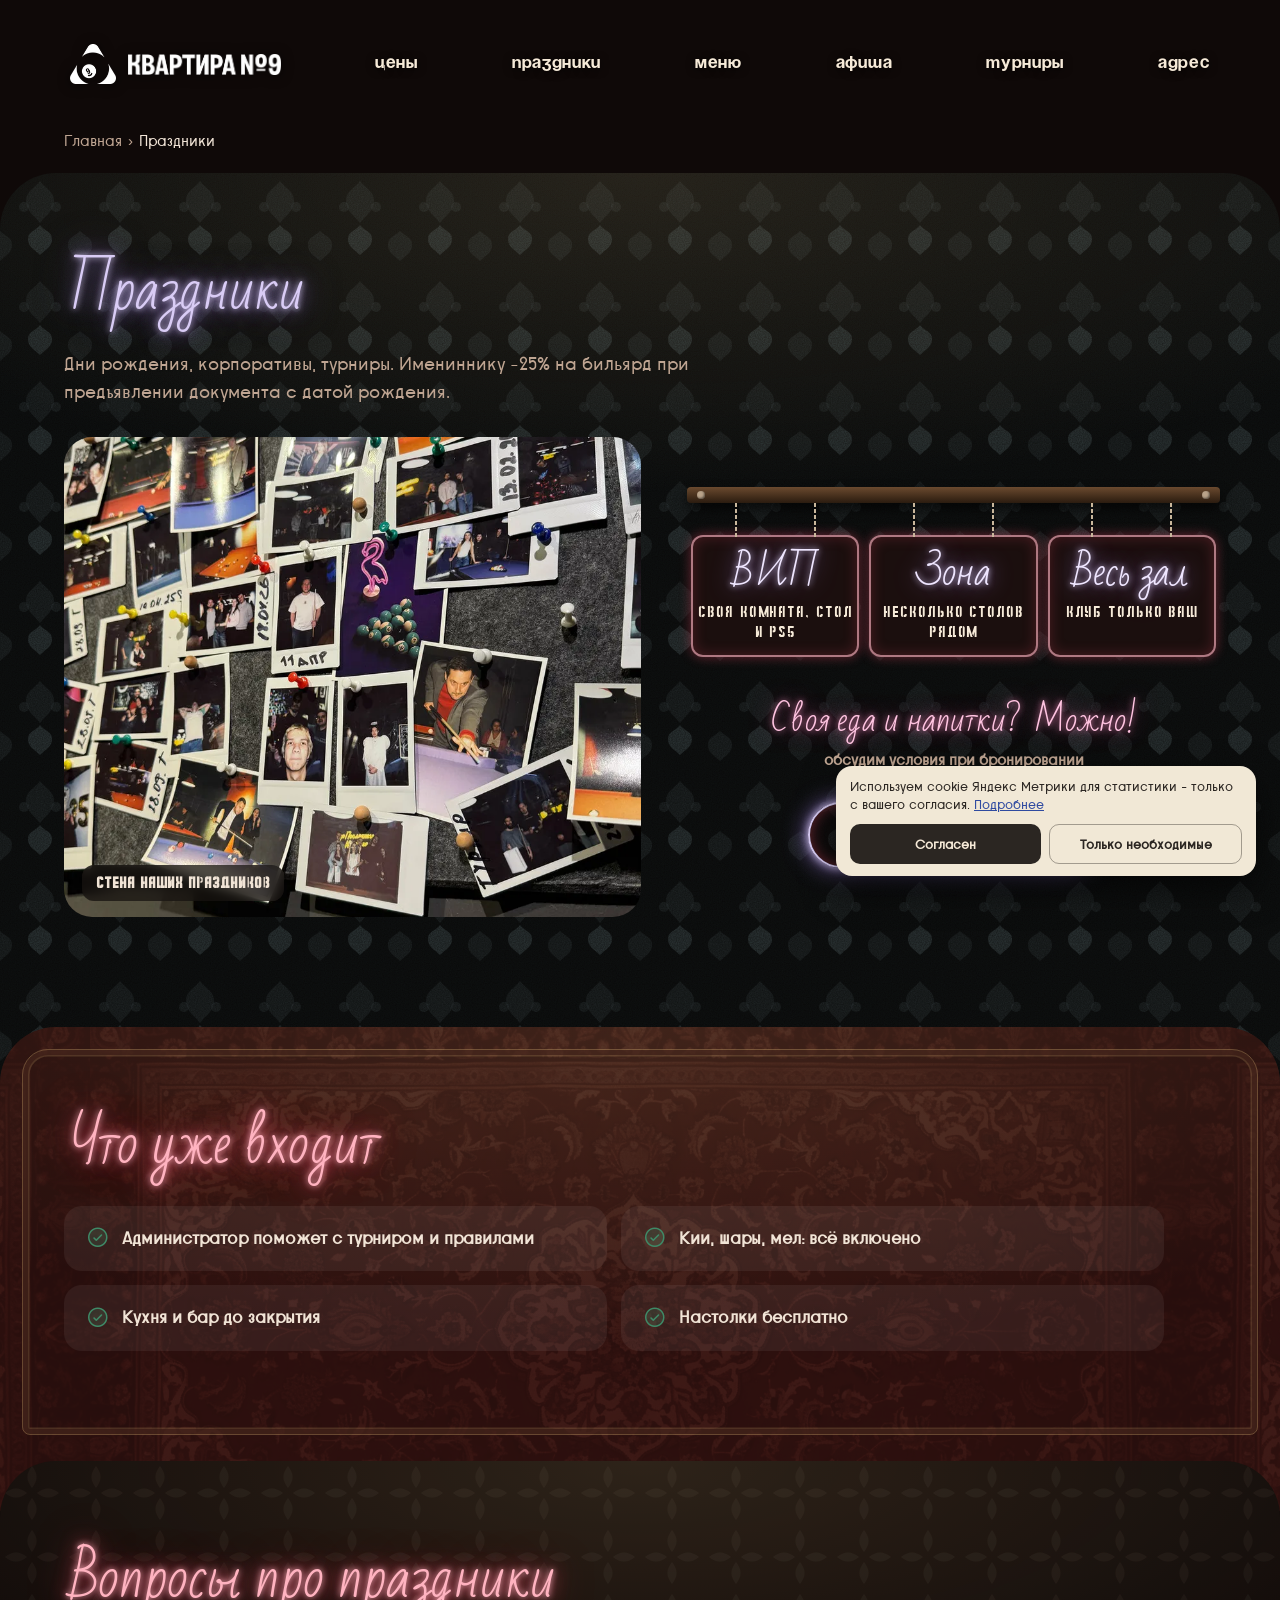
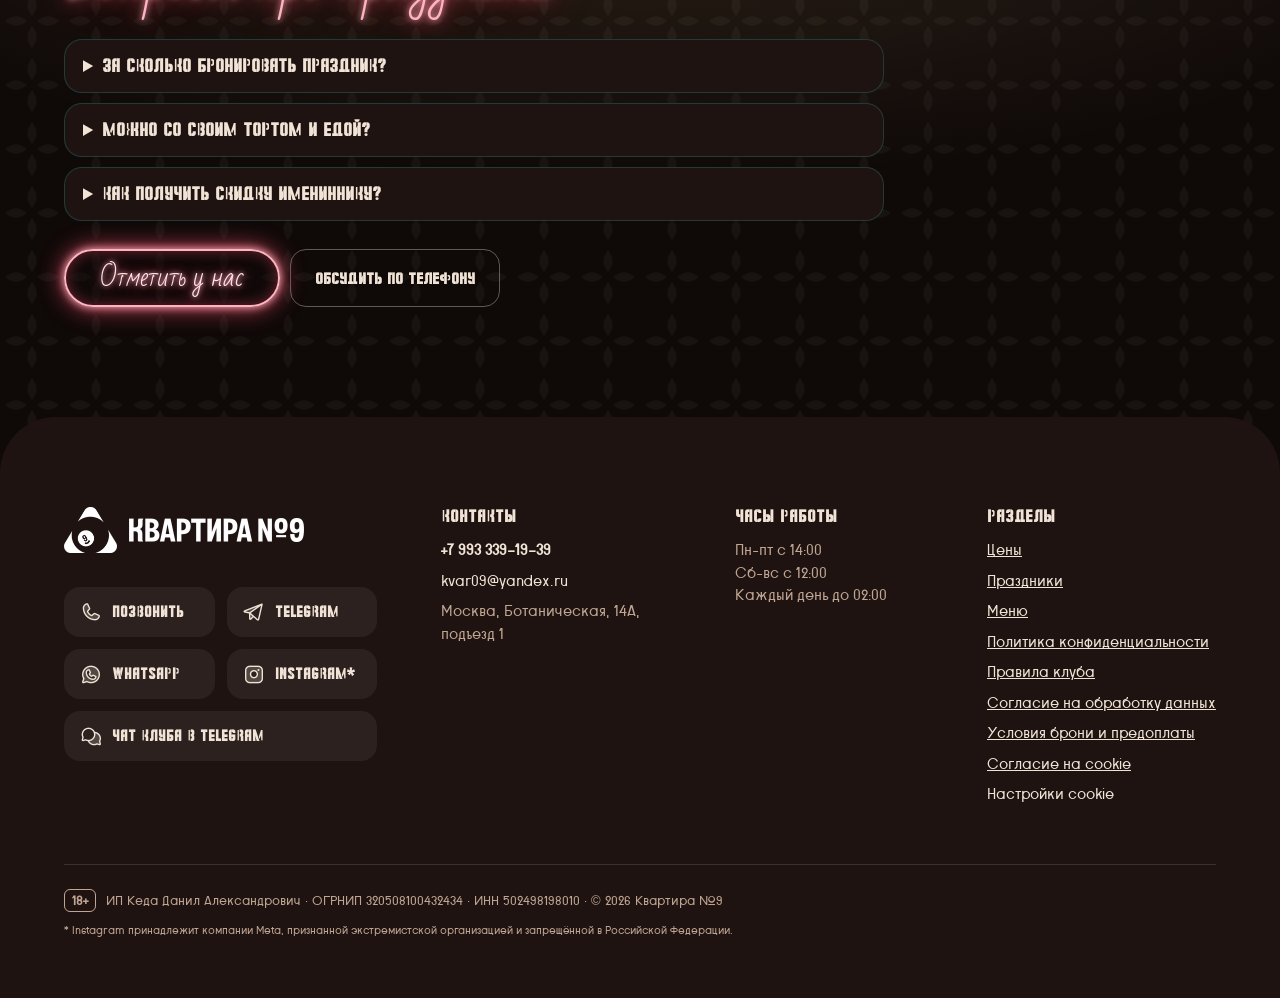
<file: birthday/index.html>
<!DOCTYPE html><html lang="ru" data-theme="burgundy" data-font="kosmos" data-tick="2" data-card="pola" data-tname="stencil"><head><meta charset="utf-8"><meta name="viewport" content="width=device-width, initial-scale=1, viewport-fit=cover"><meta name="theme-color" content="#120b0a"><link rel="icon" href="/favicon.jpg"><link rel="preload" href="/_astro/bad-script.CT7eCIl4.woff2" as="font" type="font/woff2" crossorigin><link rel="preload" href="/_astro/caveat-digits.C6lLI7Ka.woff2" as="font" type="font/woff2" crossorigin><link rel="preload" href="/_astro/proletarsk.BLAWgX2r.woff2" as="font" type="font/woff2" crossorigin><link rel="preload" href="/_astro/sowjetschablone.D4eQBPQ5.woff2" as="font" type="font/woff2" crossorigin><script>document.documentElement.classList.add('js'); setTimeout(function(){ if(!window.__revealReady) document.documentElement.classList.remove('js'); }, 1500);</script><title>День рождения и мероприятия – Квартира №9</title><meta name="description" content="Отметьте день рождения или корпоратив в бильярде у м. Владыкино: ВИП-комната, зона со столами или весь зал. Имениннику −25%."><meta name="robots" content="noindex"><meta property="og:type" content="website"><meta property="og:locale" content="ru_RU"><meta property="og:site_name" content="Квартира №9"><meta property="og:title" content="День рождения и мероприятия – Квартира №9"><meta property="og:description" content="Отметьте день рождения или корпоратив в бильярде у м. Владыкино: ВИП-комната, зона со столами или весь зал. Имениннику −25%."><meta property="og:url" content="https://kvrtr9.ru/birthday/"><meta property="og:image" content="https://kvrtr9.ru/_astro/p182.BtIqMFPq_Z12UJuH.jpg"><meta name="twitter:card" content="summary_large_image"><script type="application/ld+json">{"@context":"https://schema.org","@type":"BreadcrumbList","itemListElement":[{"@type":"ListItem","position":1,"name":"Главная","item":"https://kvrtr9.ru/"},{"@type":"ListItem","position":2,"name":"Праздники","item":"https://kvrtr9.ru/birthday/"}]}</script><link rel="stylesheet" href="/_astro/Base.CiDOAEfD.css"><style>.crumbs[data-astro-cid-vx4iavld]{color:var(--muted);padding-top:92px;padding-bottom:48px;font-size:14px}ol[data-astro-cid-vx4iavld]{flex-wrap:wrap;gap:6px;margin:0;padding:0;list-style:none;display:flex}li[data-astro-cid-vx4iavld]:not(:last-child):after{content:"›";margin-left:6px}a[data-astro-cid-vx4iavld]{color:var(--muted);text-decoration:none}a[data-astro-cid-vx4iavld]:hover,[data-astro-cid-vx4iavld][aria-current]{color:var(--cream)}@media (width>=900px){.crumbs[data-astro-cid-vx4iavld]{padding-top:130px;padding-bottom:70px;font-size:15px}}
</style><link rel="stylesheet" href="/_astro/Events.CUpOapYJ.css"><style>.inc[data-astro-cid-hefwvdao]{gap:10px;margin:0;padding:0;list-style:none;display:grid}.inc[data-astro-cid-hefwvdao] li[data-astro-cid-hefwvdao]{background:#ffffff0f;border-radius:18px;align-items:center;gap:12px;padding:16px 18px;font-weight:700;display:flex}.inc[data-astro-cid-hefwvdao] i[data-astro-cid-hefwvdao]{color:var(--green);font-size:24px}.faq[data-astro-cid-hefwvdao]{gap:10px;max-width:820px;display:grid}details[data-astro-cid-hefwvdao]{background:var(--dark2);border:1px solid #2bb5a840;border-radius:18px;padding:0 18px;transition:border-color .25s}details[data-astro-cid-hefwvdao][open]{border-color:#2bb5a8b3}summary[data-astro-cid-hefwvdao]{cursor:pointer;font:700 16px var(--fd);min-height:44px;padding:16px 0}details[data-astro-cid-hefwvdao] p[data-astro-cid-hefwvdao]{color:var(--muted);margin:0 0 16px}.cta[data-astro-cid-hefwvdao]{gap:10px;margin-top:28px;display:grid}.cta[data-astro-cid-hefwvdao] .bk[data-astro-cid-hefwvdao]{min-height:56px}.ghost[data-astro-cid-hefwvdao]{min-height:56px;color:var(--cream);font:700 16px var(--fd);border:1.5px solid #f4ece259;border-radius:16px;place-items:center;padding:0 24px;text-decoration:none;display:grid}@media (width>=900px){.inc[data-astro-cid-hefwvdao]{grid-template-columns:repeat(2,1fr);gap:14px;max-width:1100px}.inc[data-astro-cid-hefwvdao] li[data-astro-cid-hefwvdao]{padding:20px 22px;font-size:17px}summary[data-astro-cid-hefwvdao]{font-size:18px}.cta[data-astro-cid-hefwvdao]{grid-template-columns:auto auto;justify-content:start}}
</style></head><body><a class="skip-link" href="#main">К содержимому</a><header class="hdr" id="hdr" data-astro-cid-nen7h5rs><div class="wrap" data-astro-cid-nen7h5rs><a class="logo" href="/" aria-label="Квартира №9, на главную" data-astro-cid-nen7h5rs><img src="/_astro/logo-mark.CCXDt5Lf_18lhKX.webp" alt data-astro-cid-nen7h5rs="true" loading="lazy" decoding="async" width="91" height="80" class="lm"><img src="/_astro/logo-word.BAPDpQVD_228Hl9.webp" alt data-astro-cid-nen7h5rs="true" loading="lazy" decoding="async" width="321" height="44" class="lw"></a><nav class="nav" aria-label="Основное меню" data-astro-cid-nen7h5rs><a href="/#tables" data-astro-cid-nen7h5rs>Цены</a><a href="/#events" data-astro-cid-nen7h5rs>Праздники</a><a href="/#menu" data-astro-cid-nen7h5rs>Меню</a><a href="/afisha/" data-astro-cid-nen7h5rs>Афиша</a><a href="/turniry/" data-astro-cid-nen7h5rs>Турниры</a><a href="/#route" data-astro-cid-nen7h5rs>Адрес</a></nav><button class="burger" type="button" aria-label="Открыть меню" aria-controls="nmenu" aria-expanded="false" data-astro-cid-nen7h5rs><i data-astro-cid-nen7h5rs></i></button></div></header><main id="main"><nav class="crumbs wrap" aria-label="Хлебные крошки" data-astro-cid-vx4iavld><ol data-astro-cid-vx4iavld><li data-astro-cid-vx4iavld><a href="/" data-astro-cid-vx4iavld>Главная</a></li><li data-astro-cid-vx4iavld><span aria-current="page" data-astro-cid-vx4iavld>Праздники</span></li></ol></nav><section class="sec darkarc wall-damask rt" id="events" data-reveal aria-labelledby="events-t" data-astro-cid-5cdnprzz><div class="wrap" data-astro-cid-5cdnprzz><div class="rv-in" data-astro-cid-5cdnprzz><div class="ttl"><h1 id="events-t">Праздники</h1></div><p class="lead" data-astro-cid-5cdnprzz>Дни рождения, корпоративы, турниры. Имениннику −25% на бильярд при предъявлении документа с датой рождения.</p></div><div class="ev" data-astro-cid-5cdnprzz><div class="evp" role="button" tabindex="0" aria-label="Открыть фото: стена наших праздников" data-images="[{&quot;src&quot;:&quot;/_astro/p182.BtIqMFPq_3nYor.webp&quot;,&quot;alt&quot;:&quot;Стена с полароидами с праздников гостей&quot;}]" data-astro-cid-5cdnprzz><img src="/_astro/p182.BtIqMFPq_mhdgG.webp" srcset="/_astro/p182.BtIqMFPq_Z2vqtwC.webp 480w, /_astro/p182.BtIqMFPq_aoKwU.webp 900w, /_astro/p182.BtIqMFPq_mhdgG.webp 960w" alt sizes="(min-width: 900px) 50vw, 100vw" data-astro-cid-5cdnprzz="true" loading="lazy" decoding="async" width="960" height="1280"><span data-astro-cid-5cdnprzz>Стена наших праздников</span></div><div class="side" data-astro-cid-5cdnprzz><!-- форматы – неоновые вывески на цепочках под деревянной балкой (выбор клуба 07.10, вариант А) --><div class="fmt" data-astro-cid-5cdnprzz><div class="beam" aria-hidden="true" data-astro-cid-5cdnprzz></div><div class="hang" data-astro-cid-5cdnprzz><div class="fm" data-astro-cid-5cdnprzz><div class="plate" data-astro-cid-5cdnprzz><span class="num" data-astro-cid-5cdnprzz>ВИП</span><b data-astro-cid-5cdnprzz>своя комната, стол и PS5</b></div></div><div class="fm" data-astro-cid-5cdnprzz><div class="plate" data-astro-cid-5cdnprzz><span class="num" data-astro-cid-5cdnprzz>Зона</span><b data-astro-cid-5cdnprzz>несколько столов рядом</b></div></div><div class="fm" data-astro-cid-5cdnprzz><div class="plate" data-astro-cid-5cdnprzz><span class="num" data-astro-cid-5cdnprzz>Весь зал</span><b data-astro-cid-5cdnprzz>клуб только ваш</b></div></div></div></div><p class="x2" data-astro-cid-5cdnprzz>Своя еда и напитки? <span class="yes" data-astro-cid-5cdnprzz>Можно!</span><small data-astro-cid-5cdnprzz>обсудим условия при бронировании</small></p><a class="bk go" href="https://n1300308.yclients.com" data-book="event" data-goal="book_event_click" data-astro-cid-5cdnprzz>Отметить у нас</a></div></div></div></section><script type="module" src="/_astro/Events.astro_astro_type_script_index_0_lang.BK-HeAtn.js"></script><section class="sec sand rt" data-reveal aria-labelledby="inc-t" data-astro-cid-hefwvdao><div class="wrap rv-in" data-astro-cid-hefwvdao><div class="ttl"><h2 id="inc-t">Что уже входит</h2></div><ul class="inc" data-astro-cid-hefwvdao><li data-astro-cid-hefwvdao><i class="ph-duotone ph-check-circle" aria-hidden="true" data-astro-cid-hefwvdao></i>Администратор поможет с турниром и правилами</li><li data-astro-cid-hefwvdao><i class="ph-duotone ph-check-circle" aria-hidden="true" data-astro-cid-hefwvdao></i>Кии, шары, мел: всё включено</li><li data-astro-cid-hefwvdao><i class="ph-duotone ph-check-circle" aria-hidden="true" data-astro-cid-hefwvdao></i>Кухня и бар до закрытия</li><li data-astro-cid-hefwvdao><i class="ph-duotone ph-check-circle" aria-hidden="true" data-astro-cid-hefwvdao></i>Настолки бесплатно</li></ul></div></section><section class="sec darkarc rt" data-reveal aria-labelledby="bq-t" data-astro-cid-hefwvdao><div class="wrap rv-in" data-astro-cid-hefwvdao><div class="ttl"><h2 id="bq-t">Вопросы про праздники</h2></div><div class="faq" data-astro-cid-hefwvdao><details data-astro-cid-hefwvdao><summary data-astro-cid-hefwvdao>За сколько бронировать праздник?</summary><p data-astro-cid-hefwvdao>Лучше за 3–7 дней, на пятницу и субботу пораньше. Если срочно, позвоните: часто получается и день в день.</p></details><details data-astro-cid-hefwvdao><summary data-astro-cid-hefwvdao>Можно со своим тортом и едой?</summary><p data-astro-cid-hefwvdao>Да, обсудим при бронировании. При брони обычного стола – кухня и бар клуба.</p></details><details data-astro-cid-hefwvdao><summary data-astro-cid-hefwvdao>Как получить скидку имениннику?</summary><p data-astro-cid-hefwvdao>Покажите документ администратору: −25% на бильярд.</p></details></div><div class="cta" data-astro-cid-hefwvdao><a class="bk" href="https://n1300308.yclients.com" data-book="event" data-goal="book_event_click" data-astro-cid-hefwvdao>Отметить у нас</a><a class="ghost" href="tel:+79933391939" data-goal="click_call" data-astro-cid-hefwvdao>Обсудить по телефону</a></div></div></section></main><footer class="foot rt" data-astro-cid-jo6i4kqk><div class="wrap" data-astro-cid-jo6i4kqk><div class="fg" data-astro-cid-jo6i4kqk><div data-astro-cid-jo6i4kqk><a class="logo" href="/" aria-label="Квартира №9, на главную" data-astro-cid-jo6i4kqk><img src="/_astro/logo-mark.CCXDt5Lf_ZPIhm7.webp" alt data-astro-cid-jo6i4kqk="true" loading="lazy" decoding="async" width="105" height="92" class="lm"><img src="/_astro/logo-word.BAPDpQVD_Z8shtx.webp" alt data-astro-cid-jo6i4kqk="true" loading="lazy" decoding="async" width="350" height="48" class="lw"></a><div class="ct" data-astro-cid-jo6i4kqk><a href="tel:+79933391939" data-goal="click_call" data-astro-cid-jo6i4kqk><i class="ph-duotone ph-phone" data-astro-cid-jo6i4kqk></i>Позвонить</a><a href="https://t.me/kvar09" target="_blank" rel="noopener" data-goal="click_messenger" data-astro-cid-jo6i4kqk><i class="ph-duotone ph-telegram-logo" data-astro-cid-jo6i4kqk></i>Telegram</a><a href="https://wa.me/79933391939" target="_blank" rel="noopener" data-goal="click_messenger" data-astro-cid-jo6i4kqk><i class="ph-duotone ph-whatsapp-logo" data-astro-cid-jo6i4kqk></i>WhatsApp</a><a href="https://www.instagram.com/billiards.kvartira9" target="_blank" rel="noopener" data-goal="click_messenger" data-astro-cid-jo6i4kqk><i class="ph-duotone ph-instagram-logo" data-astro-cid-jo6i4kqk></i>Instagram*</a><a class="wide" href="https://t.me/kvar09chat" target="_blank" rel="noopener" data-goal="click_messenger" data-astro-cid-jo6i4kqk><i class="ph-duotone ph-chats-circle" data-astro-cid-jo6i4kqk></i>Чат клуба в Telegram</a></div></div><div data-astro-cid-jo6i4kqk><h5 data-astro-cid-jo6i4kqk>Контакты</h5><p data-astro-cid-jo6i4kqk><b data-astro-cid-jo6i4kqk><a class="plain" href="tel:+79933391939" data-goal="click_call" data-astro-cid-jo6i4kqk>+7 993 339-19-39</a></b></p><p data-astro-cid-jo6i4kqk><a class="plain" href="mailto:kvar09@yandex.ru" data-astro-cid-jo6i4kqk>kvar09@yandex.ru</a></p><p data-astro-cid-jo6i4kqk>Москва, Ботаническая, 14А, подъезд 1</p><p class="ph-hours" data-astro-cid-jo6i4kqk>Пн–пт с 14:00, сб–вс с 12:00<br data-astro-cid-jo6i4kqk>каждый день до 02:00</p></div><div class="hours" data-astro-cid-jo6i4kqk><h5 data-astro-cid-jo6i4kqk>Часы работы</h5><p data-astro-cid-jo6i4kqk>Пн–пт с 14:00<br data-astro-cid-jo6i4kqk>Сб–вс с 12:00<br data-astro-cid-jo6i4kqk>Каждый день до 02:00</p></div><div class="sections" data-astro-cid-jo6i4kqk><h5 data-astro-cid-jo6i4kqk>Разделы</h5><a class="l" href="/#tables" data-astro-cid-jo6i4kqk>Цены</a><a class="l" href="/#events" data-astro-cid-jo6i4kqk>Праздники</a><a class="l" href="/#menu" data-astro-cid-jo6i4kqk>Меню</a><a class="l" href="/privacy/" data-astro-cid-jo6i4kqk>Политика конфиденциальности</a><a class="l" href="/rules/" data-astro-cid-jo6i4kqk>Правила клуба</a><a class="l" href="/soglasie/" data-astro-cid-jo6i4kqk>Согласие на обработку данных</a><a class="l" href="/oferta/" data-astro-cid-jo6i4kqk>Условия брони и предоплаты</a><a class="l" href="/cookie/" data-astro-cid-jo6i4kqk>Согласие на cookie</a><button type="button" class="l lb" data-cookie-open data-astro-cid-jo6i4kqk>Настройки cookie</button></div></div><div class="legal" data-astro-cid-jo6i4kqk><span class="age" title="Сайт для посетителей старше 18 лет: в меню бара есть алкоголь" data-astro-cid-jo6i4kqk>18+</span>ИП Кеда Данил Александрович · ОГРНИП 320508100432434 · ИНН 502498198010 · © 2026 Квартира №9</div><p class="meta" data-astro-cid-jo6i4kqk>* Instagram принадлежит компании Meta, признанной экстремистской организацией и запрещённой в Российской Федерации.</p></div></footer><div class="ck" id="ck-bar" role="region" aria-label="Согласие на cookie" hidden data-astro-cid-hq3mgpmn><p data-astro-cid-hq3mgpmn>Используем cookie Яндекс Метрики для статистики – только с вашего согласия. <a href="/cookie/" data-astro-cid-hq3mgpmn>Подробнее</a></p><div class="bt" data-astro-cid-hq3mgpmn><button type="button" class="ok" data-cookie="all" data-astro-cid-hq3mgpmn>Согласен</button><button type="button" class="no" data-cookie="necessary" data-astro-cid-hq3mgpmn>Только необходимые</button></div></div><script type="module">var e=`kv9-cookie`,t=`kv9-cookie-at`;function n(e,t,n){if(e===`necessary`)return e;if(e!==`all`)return null;let r=Number(t);return t&&Number.isFinite(r)&&n-r<31536e6?`all`:null}function r(e){return{show:e!==`all`&&e!==`necessary`,load:e===`all`}}function i(){try{return n(localStorage.getItem(e),localStorage.getItem(t),Date.now())}catch{return null}}function a(n){try{localStorage.setItem(e,n),localStorage.setItem(t,String(Date.now()))}catch{}}function o(){let e=document.getElementById(`ck-bar`);if(!e)return;let t=()=>window.__loadMetrika?.(),n=r(i());n.load&&t(),e.hidden=!n.show,e.querySelector(`[data-cookie="all"]`)?.addEventListener(`click`,()=>{a(`all`),e.hidden=!0,t()}),e.querySelector(`[data-cookie="necessary"]`)?.addEventListener(`click`,()=>{let t=i();a(`necessary`),e.hidden=!0,t===`all`&&location.reload()}),document.querySelectorAll(`[data-cookie-open]`).forEach(t=>t.addEventListener(`click`,()=>{e.hidden=!1}))}o();</script><a class="fab" id="fab" href="https://n1300308.yclients.com" data-book="table" data-goal="book_click" data-astro-cid-3g5f2gww>Забронировать</a><button type="button" class="totop" id="totop" aria-label="Наверх, к началу страницы" hidden data-astro-cid-esobc3xq><svg viewBox="0 0 24 24" width="26" height="26" aria-hidden="true" data-astro-cid-esobc3xq><path d="M12 19V5M5.5 11.5 12 5l6.5 6.5" fill="none" stroke="currentColor" stroke-width="2.2" stroke-linecap="round" stroke-linejoin="round" data-astro-cid-esobc3xq></path></svg></button><script type="module">var e=document.getElementById(`totop`);if(e){let t=matchMedia(`(min-width: 900px)`),n=()=>{e.hidden=!t.matches||scrollY<innerHeight*.9};addEventListener(`scroll`,n,{passive:!0}),t.addEventListener(`change`,n),n(),e.addEventListener(`click`,()=>{let t=!matchMedia(`(prefers-reduced-motion: reduce)`).matches;scrollTo({top:0,behavior:t?`smooth`:`auto`}),e.blur()})}</script><div class="ov nmenu" id="nmenu" role="dialog" aria-modal="true" aria-label="Меню" data-astro-cid-4qnzkghn><div class="top" data-astro-cid-4qnzkghn><a class="logo" href="/" aria-label="Квартира №9, на главную" data-astro-cid-4qnzkghn><img src="/_astro/logo-mark.CCXDt5Lf_Z2f04vF.webp" alt data-astro-cid-4qnzkghn="true" loading="lazy" decoding="async" width="64" height="56" class="lm"><img src="/_astro/logo-word.BAPDpQVD_1Mg5JF.webp" alt data-astro-cid-4qnzkghn="true" loading="lazy" decoding="async" width="219" height="30" class="lw"></a><button class="x" type="button" data-close aria-label="Закрыть меню" data-astro-cid-4qnzkghn>✕</button></div><nav aria-label="Разделы" data-astro-cid-4qnzkghn><a href="/#tables" data-astro-cid-4qnzkghn>Цены</a><a href="/#events" data-astro-cid-4qnzkghn>Праздники</a><a href="/afisha/" data-astro-cid-4qnzkghn>Афиша</a><a href="/turniry/" data-astro-cid-4qnzkghn>Турниры</a><a href="/#menu" data-astro-cid-4qnzkghn>Меню</a><a href="/#reviews" data-astro-cid-4qnzkghn>Отзывы</a><a href="/#faq" data-astro-cid-4qnzkghn>Вопросы</a><a href="/#route" data-astro-cid-4qnzkghn>Адрес</a></nav><a class="bk cta" href="https://n1300308.yclients.com" data-book="table" data-goal="book_click" data-astro-cid-4qnzkghn>Забронировать стол</a><div class="soc" data-astro-cid-4qnzkghn><a href="tel:+79933391939" aria-label="Позвонить" data-goal="click_call" data-astro-cid-4qnzkghn><i class="ph-duotone ph-phone" data-astro-cid-4qnzkghn></i></a><a href="https://t.me/kvar09" target="_blank" rel="noopener" aria-label="Telegram" data-goal="click_messenger" data-astro-cid-4qnzkghn><i class="ph-duotone ph-telegram-logo" data-astro-cid-4qnzkghn></i></a><a href="https://wa.me/79933391939" target="_blank" rel="noopener" aria-label="WhatsApp" data-goal="click_messenger" data-astro-cid-4qnzkghn><i class="ph-duotone ph-whatsapp-logo" data-astro-cid-4qnzkghn></i></a><a href="https://www.instagram.com/billiards.kvartira9" target="_blank" rel="noopener" aria-label="Instagram" data-goal="click_messenger" data-astro-cid-4qnzkghn><i class="ph-duotone ph-instagram-logo" data-astro-cid-4qnzkghn></i></a></div></div><div class="ov gov" id="gov" role="dialog" aria-modal="true" aria-label="Фото" data-backdrop data-astro-cid-wmugbbto><button class="x" type="button" data-close aria-label="Закрыть" data-astro-cid-wmugbbto>✕</button><button class="garr prev" type="button" id="gp" aria-label="Предыдущее фото" data-astro-cid-wmugbbto>‹</button><div class="gal" id="gal" data-astro-cid-wmugbbto></div><button class="garr next" type="button" id="gn" aria-label="Следующее фото" data-astro-cid-wmugbbto>›</button><div class="gcnt" id="gcnt" aria-live="polite" data-astro-cid-wmugbbto></div></div><div class="ov bk-ov" id="bk" role="dialog" aria-modal="true" aria-labelledby="bk-title" data-backdrop data-astro-cid-2nd62yds><div class="sheet" data-astro-cid-2nd62yds><div class="toast" id="bk-toast" role="alert" data-astro-cid-2nd62yds></div><div class="grab" aria-hidden="true" data-astro-cid-2nd62yds></div><div class="sh-h" data-astro-cid-2nd62yds><button class="back" id="bk-back" type="button" aria-label="Назад" data-astro-cid-2nd62yds>‹</button><h3 id="bk-title" data-astro-cid-2nd62yds></h3><button class="x" id="bk-x" type="button" data-close aria-label="Закрыть" data-astro-cid-2nd62yds>✕</button></div><div class="steps" id="bk-steps" aria-hidden="true" data-astro-cid-2nd62yds></div><p class="demo-note" data-astro-cid-2nd62yds>Демо-версия: бронь не уходит в клуб</p><div class="body" id="bk-body" data-astro-cid-2nd62yds></div><div class="foot" id="bk-foot" data-astro-cid-2nd62yds><div class="sum" id="bk-sum" aria-live="polite" data-astro-cid-2nd62yds></div><button class="go" id="bk-go" type="button" data-astro-cid-2nd62yds></button></div></div></div><script type="application/json" id="bk-data">{"tables":[{"id":"orange","capacity":6,"about":"Стол для пула в малом зале.","name":"Оранжевый","yc":"Orange","hall":"small","hallLabel":"Малый зал","color":"#FF8A3D","photo":"t-orange.jpg","priceFrom":500,"tariff":{"day":500,"evening":900,"weekend":900},"thumb":"/_astro/t-orange.CDbX8Dkc_2hqxGG.webp"},{"id":"purple","capacity":6,"about":"Стол для пула в малом зале.","name":"Фиолетовый","yc":"Purple","hall":"small","hallLabel":"Малый зал","color":"#8B5CF6","photo":"t-purple.jpg","priceFrom":500,"tariff":{"day":500,"evening":900,"weekend":900},"thumb":"/_astro/t-purple.CQsdefys_Qwvou.webp"},{"id":"burgundy","capacity":6,"about":"Стол для пула в малом зале.","name":"Бордовый","yc":"Burgundy","hall":"small","hallLabel":"Малый зал","color":"#9F1239","photo":"t-burgundy.jpg","priceFrom":500,"tariff":{"day":500,"evening":900,"weekend":900},"thumb":"/_astro/t-burgundy.-YO0DJFL_ZjewMH.webp"},{"id":"camel","capacity":6,"about":"Стол для пула в большом зале.","name":"Карамельный","yc":"Camel","hall":"big","hallLabel":"Большой зал","color":"#C19A6B","photo":"t-camel.jpg","priceFrom":950,"tariff":{"day":950,"evening":950,"weekend":1300},"thumb":"/_astro/t-camel.CQuFMyAR_1Bcj3G.webp"},{"id":"wine","capacity":6,"about":"Стол для пула в большом зале.","name":"Винный","yc":"Wine","hall":"big","hallLabel":"Большой зал","color":"#7B1E3A","photo":"t-wine.jpg","priceFrom":950,"note":"своя зона отдыха","tariff":{"day":950,"evening":950,"weekend":1300},"thumb":"/_astro/t-wine.Djxpg8yA_1Mn0IB.webp"},{"id":"dark-grey","capacity":6,"about":"Аренда стола и инвентаря для игры в бильярд с собственной посадочной зоной.","name":"Графитовый","yc":"Dark Grey","hall":"big","hallLabel":"Большой зал","color":"#6B7280","photo":"t-dark-grey.jpg","priceFrom":950,"note":"своя зона отдыха","tariff":{"day":950,"evening":950,"weekend":1300},"thumb":"/_astro/t-dark-grey.Cf7CbqD-_Z12tgGp.webp"},{"id":"vip-fuchsia","capacity":8,"about":"Пул 9 футов|Настольные игры|Музыкальная станция","name":"ВИП Фуксия","yc":"VIP Fuchsia","hall":"vip","hallLabel":"ВИП","color":"#E0559A","photo":"hero155w.jpg","priceFrom":1200,"note":"пул 9 футов","tariff":{"day":1200,"evening":1200,"weekend":1700},"thumb":"/_astro/hero155w.CEBqkdgs_4VnMF.webp"},{"id":"vip-ps5","capacity":8,"about":"Sony PlayStation 5|Настольные игры|Музыкальная станция","name":"ВИП с PS5","yc":"VIP с PS5","hall":"vip","hallLabel":"ВИП","color":"#3F8A67","photo":"t-vip-ps5.jpg","priceFrom":1500,"note":"пул 9 футов, PS5","tariff":{"day":1500,"evening":1500,"weekend":2000},"thumb":"/_astro/t-vip-ps5.DfBtw6Ox_ZnXXNP.webp"},{"id":"yellow","capacity":6,"about":"Уютная игровая комната","name":"Игровая с PS5","yc":"Gaming Room","hall":"ps5","hallLabel":"Игровая","color":"#E8B23A","photo":"p120.jpg","priceFrom":400,"note":"PS5, 4K ТВ","tariff":{"day":400,"evening":400,"weekend":600},"thumb":"/_astro/p120.DcExUO7i_Z26UgKc.webp"}],"formats":[{"id":"vip","icon":"ph-door","title":"ВИП-комната","subtitle":"своя комната, стол и PS5","tables":["vip-ps5"],"instant":true,"short":"ВИП"},{"id":"zone","icon":"ph-users-three","title":"Зона со столами","subtitle":"несколько столов рядом","tables":["camel","wine","dark-grey"],"instant":false,"short":"Зона"},{"id":"hall","icon":"ph-confetti","title":"Весь зал","subtitle":"клуб только ваш","tables":["orange","purple","burgundy","camel","wine","dark-grey","vip-fuchsia","vip-ps5","yellow"],"instant":false,"short":"Весь зал"}],"options":[{"id":"cake","title":"Торт от нас","price":2500},{"id":"decor","title":"Декор и шары","price":3000},{"id":"host","title":"Ведущий турнира","price":4000},{"id":"playlist","title":"Плейлист на вечер","price":0}],"site":{"phone":"+79933391939","phoneHuman":"+7 993 339-19-39","whatsapp":"https://wa.me/79933391939","telegram":"https://t.me/kvar09","route":"https://yandex.ru/maps/?mode=routes&rtext=~55.846482,37.586994&rtt=pd","address":"Москва, Ботаническая улица, 14А"}}</script><script type="module" src="/_astro/BookingSheet.astro_astro_type_script_index_0_lang.BthJtlkZ.js"></script><script type="module" src="/_astro/Base.astro_astro_type_script_index_0_lang.KPtV7H-B.js"></script></body></html>
</file>
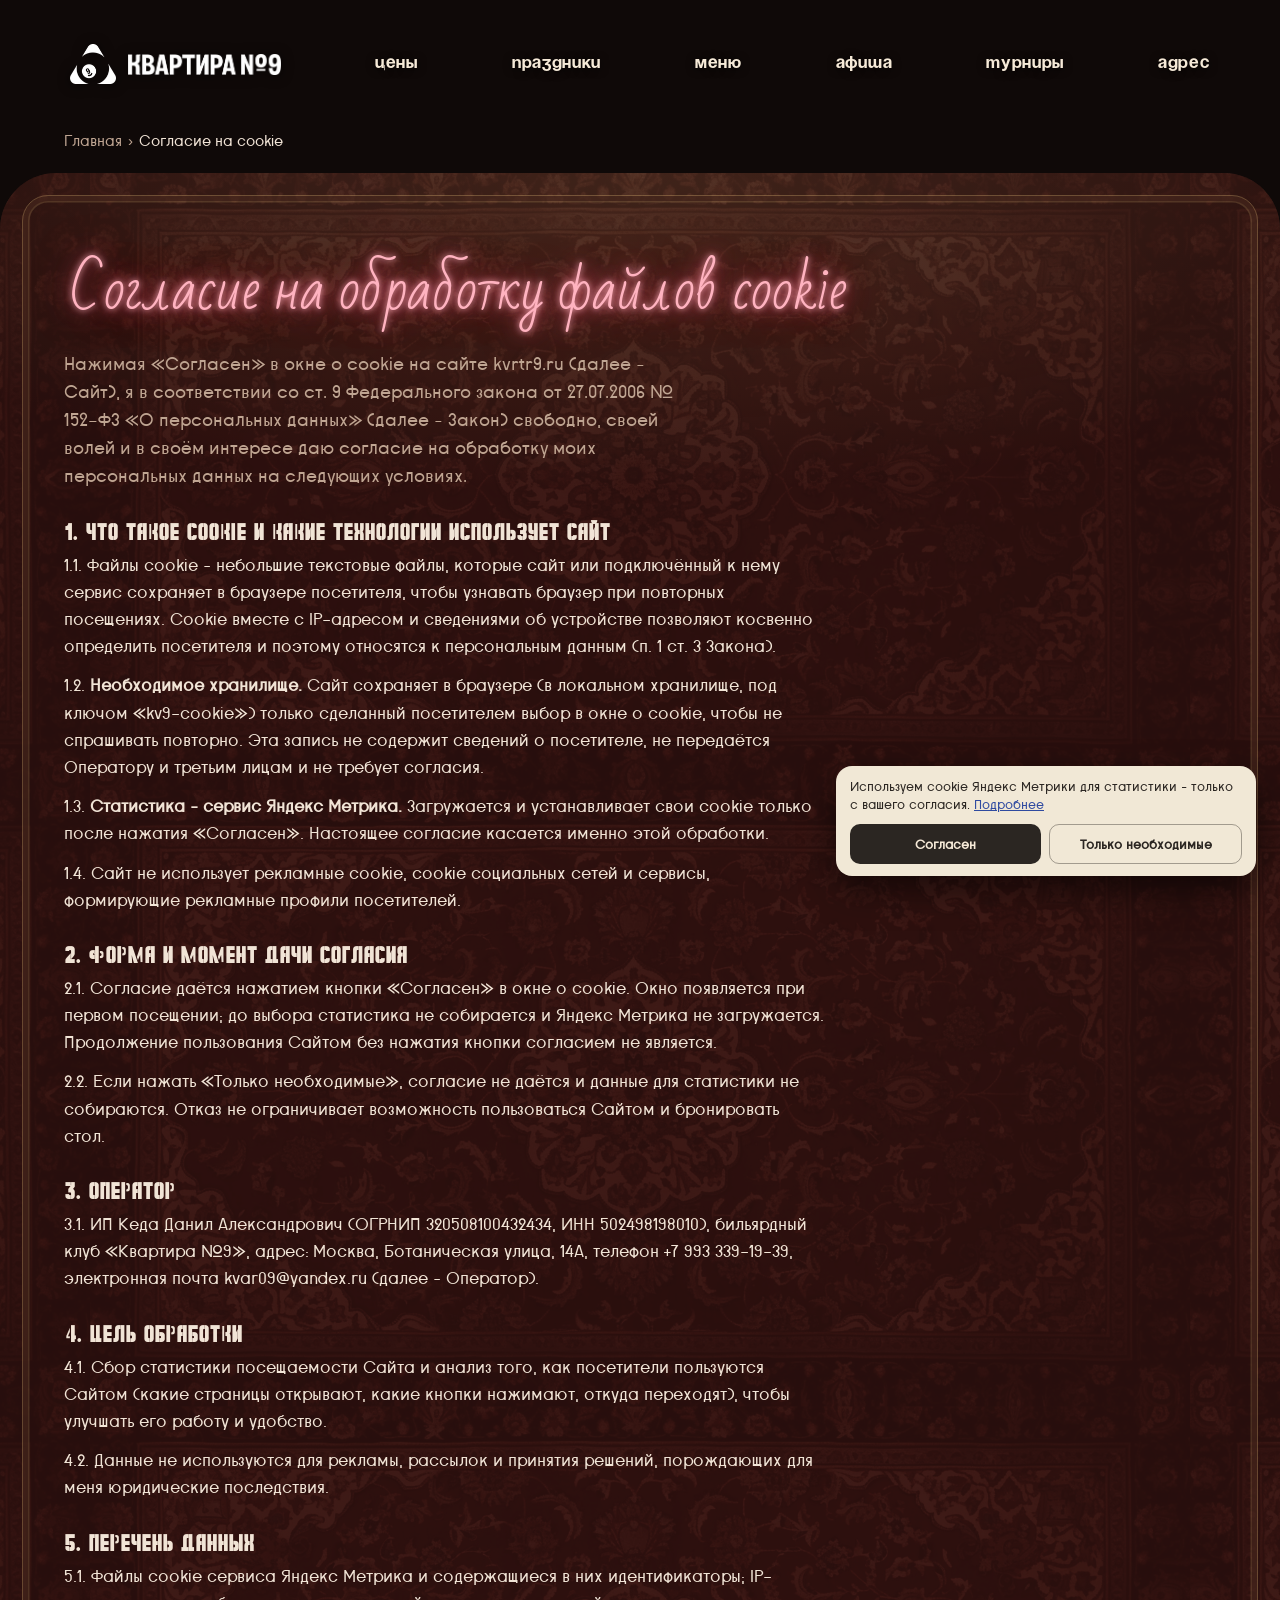
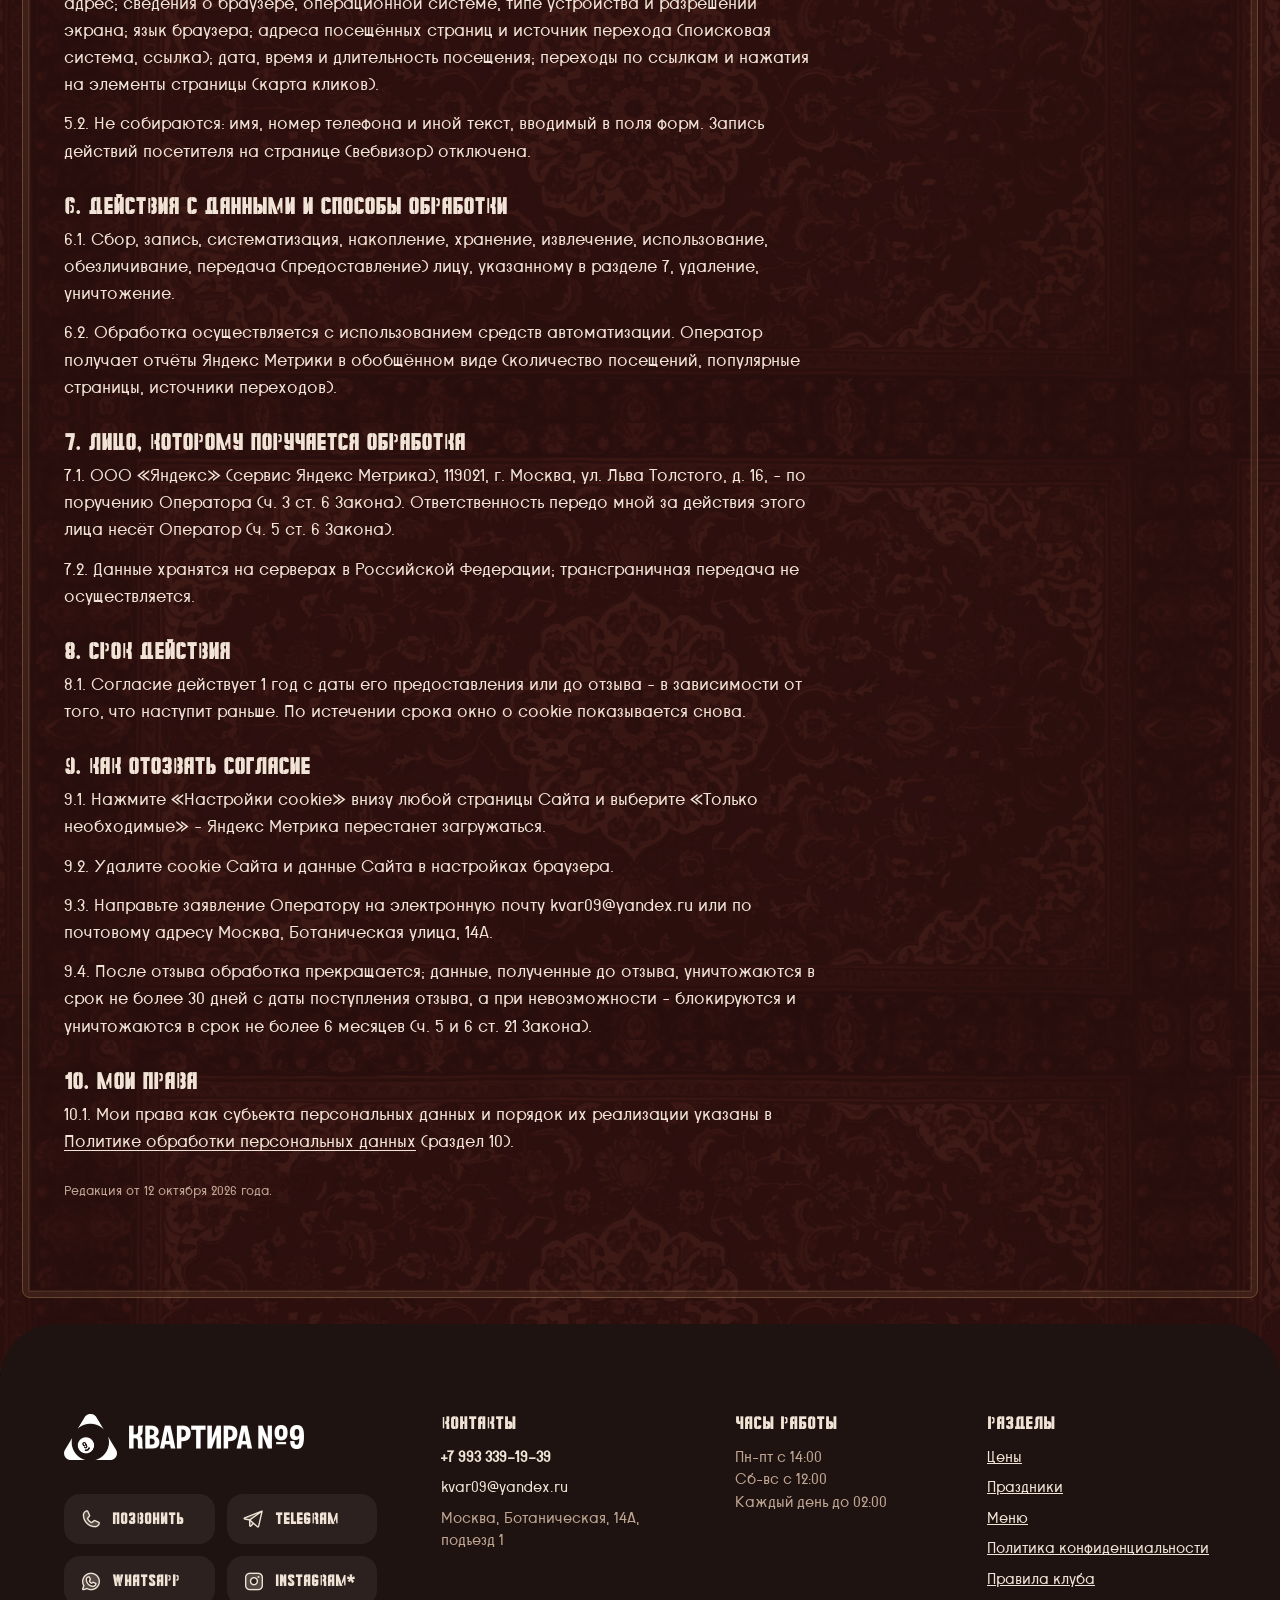
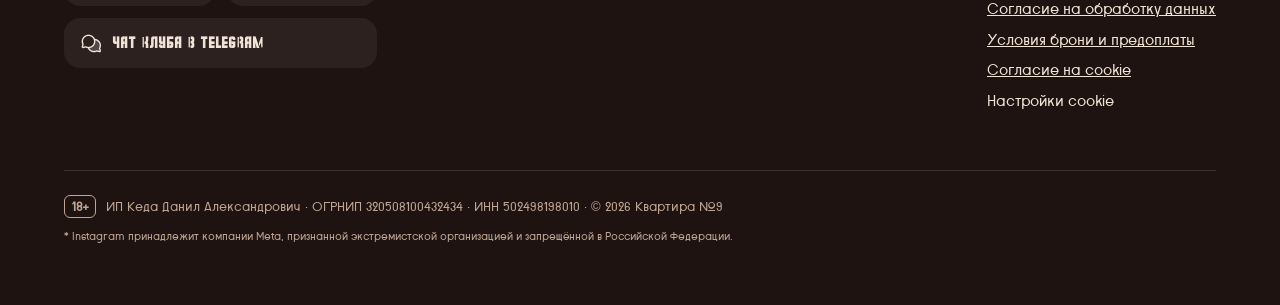
<file: cookie/index.html>
<!DOCTYPE html><html lang="ru" data-theme="burgundy" data-font="kosmos" data-tick="2" data-card="pola" data-tname="stencil"><head><meta charset="utf-8"><meta name="viewport" content="width=device-width, initial-scale=1, viewport-fit=cover"><meta name="theme-color" content="#120b0a"><link rel="icon" href="/favicon.jpg"><link rel="preload" href="/_astro/bad-script.CT7eCIl4.woff2" as="font" type="font/woff2" crossorigin><link rel="preload" href="/_astro/caveat-digits.C6lLI7Ka.woff2" as="font" type="font/woff2" crossorigin><link rel="preload" href="/_astro/proletarsk.BLAWgX2r.woff2" as="font" type="font/woff2" crossorigin><link rel="preload" href="/_astro/sowjetschablone.D4eQBPQ5.woff2" as="font" type="font/woff2" crossorigin><script>document.documentElement.classList.add('js'); setTimeout(function(){ if(!window.__revealReady) document.documentElement.classList.remove('js'); }, 1500);</script><title>Согласие на обработку файлов cookie – Квартира №9</title><meta name="description" content="Текст согласия на обработку файлов cookie сервисом Яндекс Метрика на сайте клуба Квартира №9."><meta name="robots" content="noindex"><meta property="og:type" content="website"><meta property="og:locale" content="ru_RU"><meta property="og:site_name" content="Квартира №9"><meta property="og:title" content="Согласие на обработку файлов cookie – Квартира №9"><meta property="og:description" content="Текст согласия на обработку файлов cookie сервисом Яндекс Метрика на сайте клуба Квартира №9."><meta property="og:url" content="https://kvrtr9.ru/cookie/"><meta property="og:image" content="https://kvrtr9.ru/_astro/hero155w.CEBqkdgs_28JILA.jpg"><meta name="twitter:card" content="summary_large_image"><script type="application/ld+json">{"@context":"https://schema.org","@type":"BreadcrumbList","itemListElement":[{"@type":"ListItem","position":1,"name":"Главная","item":"https://kvrtr9.ru/"},{"@type":"ListItem","position":2,"name":"Согласие на cookie","item":"https://kvrtr9.ru/cookie/"}]}</script><link rel="stylesheet" href="/_astro/Base.CiDOAEfD.css"><style>.crumbs[data-astro-cid-vx4iavld]{color:var(--muted);padding-top:92px;padding-bottom:48px;font-size:14px}ol[data-astro-cid-vx4iavld]{flex-wrap:wrap;gap:6px;margin:0;padding:0;list-style:none;display:flex}li[data-astro-cid-vx4iavld]:not(:last-child):after{content:"›";margin-left:6px}a[data-astro-cid-vx4iavld]{color:var(--muted);text-decoration:none}a[data-astro-cid-vx4iavld]:hover,[data-astro-cid-vx4iavld][aria-current]{color:var(--cream)}@media (width>=900px){.crumbs[data-astro-cid-vx4iavld]{padding-top:130px;padding-bottom:70px;font-size:15px}}
.body[data-astro-cid-ecugnumn]{max-width:760px;font-size:16px;line-height:1.6}.body[data-astro-cid-ecugnumn] h2{font:700 19px var(--fd);-webkit-text-stroke:0;margin:30px 0 8px}.body[data-astro-cid-ecugnumn] p{color:var(--text);margin:0 0 12px}.body[data-astro-cid-ecugnumn] .lead{color:var(--muted)}.body[data-astro-cid-ecugnumn] ol{gap:12px;margin:0;padding-left:22px;display:grid}.body[data-astro-cid-ecugnumn] li{color:var(--text);padding-left:4px}.body[data-astro-cid-ecugnumn] .draft{color:#ffe3a1;border:1.5px dashed #ffd68c99;border-radius:12px;padding:12px 14px;font-size:14px}.body[data-astro-cid-ecugnumn] mark{color:#ffe3a1;background:#ffd68c38;border-radius:4px;padding:0 4px}.body[data-astro-cid-ecugnumn] .ver{color:var(--muted);margin-top:26px;font-size:13px}.body[data-astro-cid-ecugnumn] a{color:var(--cream);text-underline-offset:3px}.body[data-astro-cid-ecugnumn] li::marker{color:var(--green);font-weight:800}@media (width>=900px){.body[data-astro-cid-ecugnumn]{font-size:17px}.body[data-astro-cid-ecugnumn] h2{font-size:22px}}
</style></head><body><a class="skip-link" href="#main">К содержимому</a><header class="hdr" id="hdr" data-astro-cid-nen7h5rs><div class="wrap" data-astro-cid-nen7h5rs><a class="logo" href="/" aria-label="Квартира №9, на главную" data-astro-cid-nen7h5rs><img src="/_astro/logo-mark.CCXDt5Lf_18lhKX.webp" alt data-astro-cid-nen7h5rs="true" loading="lazy" decoding="async" width="91" height="80" class="lm"><img src="/_astro/logo-word.BAPDpQVD_228Hl9.webp" alt data-astro-cid-nen7h5rs="true" loading="lazy" decoding="async" width="321" height="44" class="lw"></a><nav class="nav" aria-label="Основное меню" data-astro-cid-nen7h5rs><a href="/#tables" data-astro-cid-nen7h5rs>Цены</a><a href="/#events" data-astro-cid-nen7h5rs>Праздники</a><a href="/#menu" data-astro-cid-nen7h5rs>Меню</a><a href="/afisha/" data-astro-cid-nen7h5rs>Афиша</a><a href="/turniry/" data-astro-cid-nen7h5rs>Турниры</a><a href="/#route" data-astro-cid-nen7h5rs>Адрес</a></nav><button class="burger" type="button" aria-label="Открыть меню" aria-controls="nmenu" aria-expanded="false" data-astro-cid-nen7h5rs><i data-astro-cid-nen7h5rs></i></button></div></header><main id="main"><nav class="crumbs wrap" aria-label="Хлебные крошки" data-astro-cid-vx4iavld><ol data-astro-cid-vx4iavld><li data-astro-cid-vx4iavld><a href="/" data-astro-cid-vx4iavld>Главная</a></li><li data-astro-cid-vx4iavld><span aria-current="page" data-astro-cid-vx4iavld>Согласие на cookie</span></li></ol></nav><article class="sec sand rt doc" data-astro-cid-ecugnumn><div class="wrap" data-astro-cid-ecugnumn><div class="ttl"><h1>Согласие на обработку файлов cookie</h1></div><div class="body" data-astro-cid-ecugnumn><p class="lead">Нажимая «Согласен» в окне о cookie на сайте kvrtr9.ru (далее – Сайт), я в соответствии со ст. 9 Федерального закона от 27.07.2006 № 152-ФЗ «О персональных данных» (далее – Закон) свободно, своей волей и в своём интересе даю согласие на обработку моих персональных данных на следующих условиях.</p><h2>1. Что такое cookie и какие технологии использует Сайт</h2><p>1.1. Файлы cookie – небольшие текстовые файлы, которые сайт или подключённый к нему сервис сохраняет в браузере посетителя, чтобы узнавать браузер при повторных посещениях. Cookie вместе с IP-адресом и сведениями об устройстве позволяют косвенно определить посетителя и поэтому относятся к персональным данным (п. 1 ст. 3 Закона).</p><p>1.2. <b>Необходимое хранилище.</b> Сайт сохраняет в браузере (в локальном хранилище, под ключом «kv9-cookie») только сделанный посетителем выбор в окне о cookie, чтобы не спрашивать повторно. Эта запись не содержит сведений о посетителе, не передаётся Оператору и третьим лицам и не требует согласия.</p><p>1.3. <b>Статистика – сервис Яндекс Метрика.</b> Загружается и устанавливает свои cookie только после нажатия «Согласен». Настоящее согласие касается именно этой обработки.</p><p>1.4. Сайт не использует рекламные cookie, cookie социальных сетей и сервисы, формирующие рекламные профили посетителей.</p><h2>2. Форма и момент дачи согласия</h2><p>2.1. Согласие даётся нажатием кнопки «Согласен» в окне о cookie. Окно появляется при первом посещении; до выбора статистика не собирается и Яндекс Метрика не загружается. Продолжение пользования Сайтом без нажатия кнопки согласием не является.</p><p>2.2. Если нажать «Только необходимые», согласие не даётся и данные для статистики не собираются. Отказ не ограничивает возможность пользоваться Сайтом и бронировать стол.</p><h2>3. Оператор</h2><p>3.1. ИП Кеда Данил Александрович (ОГРНИП 320508100432434, ИНН 502498198010), бильярдный клуб «Квартира №9», адрес: Москва, Ботаническая улица, 14А, телефон +7 993 339-19-39, электронная почта kvar09@yandex.ru (далее – Оператор).</p><h2>4. Цель обработки</h2><p>4.1. Сбор статистики посещаемости Сайта и анализ того, как посетители пользуются Сайтом (какие страницы открывают, какие кнопки нажимают, откуда переходят), чтобы улучшать его работу и удобство.</p><p>4.2. Данные не используются для рекламы, рассылок и принятия решений, порождающих для меня юридические последствия.</p><h2>5. Перечень данных</h2><p>5.1. Файлы cookie сервиса Яндекс Метрика и содержащиеся в них идентификаторы; IP-адрес; сведения о браузере, операционной системе, типе устройства и разрешении экрана; язык браузера; адреса посещённых страниц и источник перехода (поисковая система, ссылка); дата, время и длительность посещения; переходы по ссылкам и нажатия на элементы страницы (карта кликов).</p><p>5.2. Не собираются: имя, номер телефона и иной текст, вводимый в поля форм. Запись действий посетителя на странице (вебвизор) отключена.</p><h2>6. Действия с данными и способы обработки</h2><p>6.1. Сбор, запись, систематизация, накопление, хранение, извлечение, использование, обезличивание, передача (предоставление) лицу, указанному в разделе 7, удаление, уничтожение.</p><p>6.2. Обработка осуществляется с использованием средств автоматизации. Оператор получает отчёты Яндекс Метрики в обобщённом виде (количество посещений, популярные страницы, источники переходов).</p><h2>7. Лицо, которому поручается обработка</h2><p>7.1. ООО «Яндекс» (сервис Яндекс Метрика), 119021, г. Москва, ул. Льва Толстого, д. 16, – по поручению Оператора (ч. 3 ст. 6 Закона). Ответственность передо мной за действия этого лица несёт Оператор (ч. 5 ст. 6 Закона).</p><p>7.2. Данные хранятся на серверах в Российской Федерации; трансграничная передача не осуществляется.</p><h2>8. Срок действия</h2><p>8.1. Согласие действует 1 год с даты его предоставления или до отзыва – в зависимости от того, что наступит раньше. По истечении срока окно о cookie показывается снова.</p><h2>9. Как отозвать согласие</h2><p>9.1. Нажмите «Настройки cookie» внизу любой страницы Сайта и выберите «Только необходимые» – Яндекс Метрика перестанет загружаться.</p><p>9.2. Удалите cookie Сайта и данные Сайта в настройках браузера.</p><p>9.3. Направьте заявление Оператору на электронную почту kvar09@yandex.ru или по почтовому адресу Москва, Ботаническая улица, 14А.</p><p>9.4. После отзыва обработка прекращается; данные, полученные до отзыва, уничтожаются в срок не более 30 дней с даты поступления отзыва, а при невозможности – блокируются и уничтожаются в срок не более 6 месяцев (ч. 5 и 6 ст. 21 Закона).</p><h2>10. Мои права</h2><p>10.1. Мои права как субъекта персональных данных и порядок их реализации указаны в <a href="/privacy/">Политике обработки персональных данных</a> (раздел 10).</p><p class="ver">Редакция от 12 октября 2026 года.</p></div></div></article></main><footer class="foot rt" data-astro-cid-jo6i4kqk><div class="wrap" data-astro-cid-jo6i4kqk><div class="fg" data-astro-cid-jo6i4kqk><div data-astro-cid-jo6i4kqk><a class="logo" href="/" aria-label="Квартира №9, на главную" data-astro-cid-jo6i4kqk><img src="/_astro/logo-mark.CCXDt5Lf_ZPIhm7.webp" alt data-astro-cid-jo6i4kqk="true" loading="lazy" decoding="async" width="105" height="92" class="lm"><img src="/_astro/logo-word.BAPDpQVD_Z8shtx.webp" alt data-astro-cid-jo6i4kqk="true" loading="lazy" decoding="async" width="350" height="48" class="lw"></a><div class="ct" data-astro-cid-jo6i4kqk><a href="tel:+79933391939" data-goal="click_call" data-astro-cid-jo6i4kqk><i class="ph-duotone ph-phone" data-astro-cid-jo6i4kqk></i>Позвонить</a><a href="https://t.me/kvar09" target="_blank" rel="noopener" data-goal="click_messenger" data-astro-cid-jo6i4kqk><i class="ph-duotone ph-telegram-logo" data-astro-cid-jo6i4kqk></i>Telegram</a><a href="https://wa.me/79933391939" target="_blank" rel="noopener" data-goal="click_messenger" data-astro-cid-jo6i4kqk><i class="ph-duotone ph-whatsapp-logo" data-astro-cid-jo6i4kqk></i>WhatsApp</a><a href="https://www.instagram.com/billiards.kvartira9" target="_blank" rel="noopener" data-goal="click_messenger" data-astro-cid-jo6i4kqk><i class="ph-duotone ph-instagram-logo" data-astro-cid-jo6i4kqk></i>Instagram*</a><a class="wide" href="https://t.me/kvar09chat" target="_blank" rel="noopener" data-goal="click_messenger" data-astro-cid-jo6i4kqk><i class="ph-duotone ph-chats-circle" data-astro-cid-jo6i4kqk></i>Чат клуба в Telegram</a></div></div><div data-astro-cid-jo6i4kqk><h5 data-astro-cid-jo6i4kqk>Контакты</h5><p data-astro-cid-jo6i4kqk><b data-astro-cid-jo6i4kqk><a class="plain" href="tel:+79933391939" data-goal="click_call" data-astro-cid-jo6i4kqk>+7 993 339-19-39</a></b></p><p data-astro-cid-jo6i4kqk><a class="plain" href="mailto:kvar09@yandex.ru" data-astro-cid-jo6i4kqk>kvar09@yandex.ru</a></p><p data-astro-cid-jo6i4kqk>Москва, Ботаническая, 14А, подъезд 1</p><p class="ph-hours" data-astro-cid-jo6i4kqk>Пн–пт с 14:00, сб–вс с 12:00<br data-astro-cid-jo6i4kqk>каждый день до 02:00</p></div><div class="hours" data-astro-cid-jo6i4kqk><h5 data-astro-cid-jo6i4kqk>Часы работы</h5><p data-astro-cid-jo6i4kqk>Пн–пт с 14:00<br data-astro-cid-jo6i4kqk>Сб–вс с 12:00<br data-astro-cid-jo6i4kqk>Каждый день до 02:00</p></div><div class="sections" data-astro-cid-jo6i4kqk><h5 data-astro-cid-jo6i4kqk>Разделы</h5><a class="l" href="/#tables" data-astro-cid-jo6i4kqk>Цены</a><a class="l" href="/#events" data-astro-cid-jo6i4kqk>Праздники</a><a class="l" href="/#menu" data-astro-cid-jo6i4kqk>Меню</a><a class="l" href="/privacy/" data-astro-cid-jo6i4kqk>Политика конфиденциальности</a><a class="l" href="/rules/" data-astro-cid-jo6i4kqk>Правила клуба</a><a class="l" href="/soglasie/" data-astro-cid-jo6i4kqk>Согласие на обработку данных</a><a class="l" href="/oferta/" data-astro-cid-jo6i4kqk>Условия брони и предоплаты</a><a class="l" href="/cookie/" data-astro-cid-jo6i4kqk>Согласие на cookie</a><button type="button" class="l lb" data-cookie-open data-astro-cid-jo6i4kqk>Настройки cookie</button></div></div><div class="legal" data-astro-cid-jo6i4kqk><span class="age" title="Сайт для посетителей старше 18 лет: в меню бара есть алкоголь" data-astro-cid-jo6i4kqk>18+</span>ИП Кеда Данил Александрович · ОГРНИП 320508100432434 · ИНН 502498198010 · © 2026 Квартира №9</div><p class="meta" data-astro-cid-jo6i4kqk>* Instagram принадлежит компании Meta, признанной экстремистской организацией и запрещённой в Российской Федерации.</p></div></footer><div class="ck" id="ck-bar" role="region" aria-label="Согласие на cookie" hidden data-astro-cid-hq3mgpmn><p data-astro-cid-hq3mgpmn>Используем cookie Яндекс Метрики для статистики – только с вашего согласия. <a href="/cookie/" data-astro-cid-hq3mgpmn>Подробнее</a></p><div class="bt" data-astro-cid-hq3mgpmn><button type="button" class="ok" data-cookie="all" data-astro-cid-hq3mgpmn>Согласен</button><button type="button" class="no" data-cookie="necessary" data-astro-cid-hq3mgpmn>Только необходимые</button></div></div><script type="module">var e=`kv9-cookie`,t=`kv9-cookie-at`;function n(e,t,n){if(e===`necessary`)return e;if(e!==`all`)return null;let r=Number(t);return t&&Number.isFinite(r)&&n-r<31536e6?`all`:null}function r(e){return{show:e!==`all`&&e!==`necessary`,load:e===`all`}}function i(){try{return n(localStorage.getItem(e),localStorage.getItem(t),Date.now())}catch{return null}}function a(n){try{localStorage.setItem(e,n),localStorage.setItem(t,String(Date.now()))}catch{}}function o(){let e=document.getElementById(`ck-bar`);if(!e)return;let t=()=>window.__loadMetrika?.(),n=r(i());n.load&&t(),e.hidden=!n.show,e.querySelector(`[data-cookie="all"]`)?.addEventListener(`click`,()=>{a(`all`),e.hidden=!0,t()}),e.querySelector(`[data-cookie="necessary"]`)?.addEventListener(`click`,()=>{let t=i();a(`necessary`),e.hidden=!0,t===`all`&&location.reload()}),document.querySelectorAll(`[data-cookie-open]`).forEach(t=>t.addEventListener(`click`,()=>{e.hidden=!1}))}o();</script><a class="fab" id="fab" href="https://n1300308.yclients.com" data-book="table" data-goal="book_click" data-astro-cid-3g5f2gww>Забронировать</a><button type="button" class="totop" id="totop" aria-label="Наверх, к началу страницы" hidden data-astro-cid-esobc3xq><svg viewBox="0 0 24 24" width="26" height="26" aria-hidden="true" data-astro-cid-esobc3xq><path d="M12 19V5M5.5 11.5 12 5l6.5 6.5" fill="none" stroke="currentColor" stroke-width="2.2" stroke-linecap="round" stroke-linejoin="round" data-astro-cid-esobc3xq></path></svg></button><script type="module">var e=document.getElementById(`totop`);if(e){let t=matchMedia(`(min-width: 900px)`),n=()=>{e.hidden=!t.matches||scrollY<innerHeight*.9};addEventListener(`scroll`,n,{passive:!0}),t.addEventListener(`change`,n),n(),e.addEventListener(`click`,()=>{let t=!matchMedia(`(prefers-reduced-motion: reduce)`).matches;scrollTo({top:0,behavior:t?`smooth`:`auto`}),e.blur()})}</script><div class="ov nmenu" id="nmenu" role="dialog" aria-modal="true" aria-label="Меню" data-astro-cid-4qnzkghn><div class="top" data-astro-cid-4qnzkghn><a class="logo" href="/" aria-label="Квартира №9, на главную" data-astro-cid-4qnzkghn><img src="/_astro/logo-mark.CCXDt5Lf_Z2f04vF.webp" alt data-astro-cid-4qnzkghn="true" loading="lazy" decoding="async" width="64" height="56" class="lm"><img src="/_astro/logo-word.BAPDpQVD_1Mg5JF.webp" alt data-astro-cid-4qnzkghn="true" loading="lazy" decoding="async" width="219" height="30" class="lw"></a><button class="x" type="button" data-close aria-label="Закрыть меню" data-astro-cid-4qnzkghn>✕</button></div><nav aria-label="Разделы" data-astro-cid-4qnzkghn><a href="/#tables" data-astro-cid-4qnzkghn>Цены</a><a href="/#events" data-astro-cid-4qnzkghn>Праздники</a><a href="/afisha/" data-astro-cid-4qnzkghn>Афиша</a><a href="/turniry/" data-astro-cid-4qnzkghn>Турниры</a><a href="/#menu" data-astro-cid-4qnzkghn>Меню</a><a href="/#reviews" data-astro-cid-4qnzkghn>Отзывы</a><a href="/#faq" data-astro-cid-4qnzkghn>Вопросы</a><a href="/#route" data-astro-cid-4qnzkghn>Адрес</a></nav><a class="bk cta" href="https://n1300308.yclients.com" data-book="table" data-goal="book_click" data-astro-cid-4qnzkghn>Забронировать стол</a><div class="soc" data-astro-cid-4qnzkghn><a href="tel:+79933391939" aria-label="Позвонить" data-goal="click_call" data-astro-cid-4qnzkghn><i class="ph-duotone ph-phone" data-astro-cid-4qnzkghn></i></a><a href="https://t.me/kvar09" target="_blank" rel="noopener" aria-label="Telegram" data-goal="click_messenger" data-astro-cid-4qnzkghn><i class="ph-duotone ph-telegram-logo" data-astro-cid-4qnzkghn></i></a><a href="https://wa.me/79933391939" target="_blank" rel="noopener" aria-label="WhatsApp" data-goal="click_messenger" data-astro-cid-4qnzkghn><i class="ph-duotone ph-whatsapp-logo" data-astro-cid-4qnzkghn></i></a><a href="https://www.instagram.com/billiards.kvartira9" target="_blank" rel="noopener" aria-label="Instagram" data-goal="click_messenger" data-astro-cid-4qnzkghn><i class="ph-duotone ph-instagram-logo" data-astro-cid-4qnzkghn></i></a></div></div><div class="ov gov" id="gov" role="dialog" aria-modal="true" aria-label="Фото" data-backdrop data-astro-cid-wmugbbto><button class="x" type="button" data-close aria-label="Закрыть" data-astro-cid-wmugbbto>✕</button><button class="garr prev" type="button" id="gp" aria-label="Предыдущее фото" data-astro-cid-wmugbbto>‹</button><div class="gal" id="gal" data-astro-cid-wmugbbto></div><button class="garr next" type="button" id="gn" aria-label="Следующее фото" data-astro-cid-wmugbbto>›</button><div class="gcnt" id="gcnt" aria-live="polite" data-astro-cid-wmugbbto></div></div><div class="ov bk-ov" id="bk" role="dialog" aria-modal="true" aria-labelledby="bk-title" data-backdrop data-astro-cid-2nd62yds><div class="sheet" data-astro-cid-2nd62yds><div class="toast" id="bk-toast" role="alert" data-astro-cid-2nd62yds></div><div class="grab" aria-hidden="true" data-astro-cid-2nd62yds></div><div class="sh-h" data-astro-cid-2nd62yds><button class="back" id="bk-back" type="button" aria-label="Назад" data-astro-cid-2nd62yds>‹</button><h3 id="bk-title" data-astro-cid-2nd62yds></h3><button class="x" id="bk-x" type="button" data-close aria-label="Закрыть" data-astro-cid-2nd62yds>✕</button></div><div class="steps" id="bk-steps" aria-hidden="true" data-astro-cid-2nd62yds></div><p class="demo-note" data-astro-cid-2nd62yds>Демо-версия: бронь не уходит в клуб</p><div class="body" id="bk-body" data-astro-cid-2nd62yds></div><div class="foot" id="bk-foot" data-astro-cid-2nd62yds><div class="sum" id="bk-sum" aria-live="polite" data-astro-cid-2nd62yds></div><button class="go" id="bk-go" type="button" data-astro-cid-2nd62yds></button></div></div></div><script type="application/json" id="bk-data">{"tables":[{"id":"orange","capacity":6,"about":"Стол для пула в малом зале.","name":"Оранжевый","yc":"Orange","hall":"small","hallLabel":"Малый зал","color":"#FF8A3D","photo":"t-orange.jpg","priceFrom":500,"tariff":{"day":500,"evening":900,"weekend":900},"thumb":"/_astro/t-orange.CDbX8Dkc_2hqxGG.webp"},{"id":"purple","capacity":6,"about":"Стол для пула в малом зале.","name":"Фиолетовый","yc":"Purple","hall":"small","hallLabel":"Малый зал","color":"#8B5CF6","photo":"t-purple.jpg","priceFrom":500,"tariff":{"day":500,"evening":900,"weekend":900},"thumb":"/_astro/t-purple.CQsdefys_Qwvou.webp"},{"id":"burgundy","capacity":6,"about":"Стол для пула в малом зале.","name":"Бордовый","yc":"Burgundy","hall":"small","hallLabel":"Малый зал","color":"#9F1239","photo":"t-burgundy.jpg","priceFrom":500,"tariff":{"day":500,"evening":900,"weekend":900},"thumb":"/_astro/t-burgundy.-YO0DJFL_ZjewMH.webp"},{"id":"camel","capacity":6,"about":"Стол для пула в большом зале.","name":"Карамельный","yc":"Camel","hall":"big","hallLabel":"Большой зал","color":"#C19A6B","photo":"t-camel.jpg","priceFrom":950,"tariff":{"day":950,"evening":950,"weekend":1300},"thumb":"/_astro/t-camel.CQuFMyAR_1Bcj3G.webp"},{"id":"wine","capacity":6,"about":"Стол для пула в большом зале.","name":"Винный","yc":"Wine","hall":"big","hallLabel":"Большой зал","color":"#7B1E3A","photo":"t-wine.jpg","priceFrom":950,"note":"своя зона отдыха","tariff":{"day":950,"evening":950,"weekend":1300},"thumb":"/_astro/t-wine.Djxpg8yA_1Mn0IB.webp"},{"id":"dark-grey","capacity":6,"about":"Аренда стола и инвентаря для игры в бильярд с собственной посадочной зоной.","name":"Графитовый","yc":"Dark Grey","hall":"big","hallLabel":"Большой зал","color":"#6B7280","photo":"t-dark-grey.jpg","priceFrom":950,"note":"своя зона отдыха","tariff":{"day":950,"evening":950,"weekend":1300},"thumb":"/_astro/t-dark-grey.Cf7CbqD-_Z12tgGp.webp"},{"id":"vip-fuchsia","capacity":8,"about":"Пул 9 футов|Настольные игры|Музыкальная станция","name":"ВИП Фуксия","yc":"VIP Fuchsia","hall":"vip","hallLabel":"ВИП","color":"#E0559A","photo":"hero155w.jpg","priceFrom":1200,"note":"пул 9 футов","tariff":{"day":1200,"evening":1200,"weekend":1700},"thumb":"/_astro/hero155w.CEBqkdgs_4VnMF.webp"},{"id":"vip-ps5","capacity":8,"about":"Sony PlayStation 5|Настольные игры|Музыкальная станция","name":"ВИП с PS5","yc":"VIP с PS5","hall":"vip","hallLabel":"ВИП","color":"#3F8A67","photo":"t-vip-ps5.jpg","priceFrom":1500,"note":"пул 9 футов, PS5","tariff":{"day":1500,"evening":1500,"weekend":2000},"thumb":"/_astro/t-vip-ps5.DfBtw6Ox_ZnXXNP.webp"},{"id":"yellow","capacity":6,"about":"Уютная игровая комната","name":"Игровая с PS5","yc":"Gaming Room","hall":"ps5","hallLabel":"Игровая","color":"#E8B23A","photo":"p120.jpg","priceFrom":400,"note":"PS5, 4K ТВ","tariff":{"day":400,"evening":400,"weekend":600},"thumb":"/_astro/p120.DcExUO7i_Z26UgKc.webp"}],"formats":[{"id":"vip","icon":"ph-door","title":"ВИП-комната","subtitle":"своя комната, стол и PS5","tables":["vip-ps5"],"instant":true,"short":"ВИП"},{"id":"zone","icon":"ph-users-three","title":"Зона со столами","subtitle":"несколько столов рядом","tables":["camel","wine","dark-grey"],"instant":false,"short":"Зона"},{"id":"hall","icon":"ph-confetti","title":"Весь зал","subtitle":"клуб только ваш","tables":["orange","purple","burgundy","camel","wine","dark-grey","vip-fuchsia","vip-ps5","yellow"],"instant":false,"short":"Весь зал"}],"options":[{"id":"cake","title":"Торт от нас","price":2500},{"id":"decor","title":"Декор и шары","price":3000},{"id":"host","title":"Ведущий турнира","price":4000},{"id":"playlist","title":"Плейлист на вечер","price":0}],"site":{"phone":"+79933391939","phoneHuman":"+7 993 339-19-39","whatsapp":"https://wa.me/79933391939","telegram":"https://t.me/kvar09","route":"https://yandex.ru/maps/?mode=routes&rtext=~55.846482,37.586994&rtt=pd","address":"Москва, Ботаническая улица, 14А"}}</script><script type="module" src="/_astro/BookingSheet.astro_astro_type_script_index_0_lang.BthJtlkZ.js"></script><script type="module" src="/_astro/Base.astro_astro_type_script_index_0_lang.KPtV7H-B.js"></script></body></html>
</file>
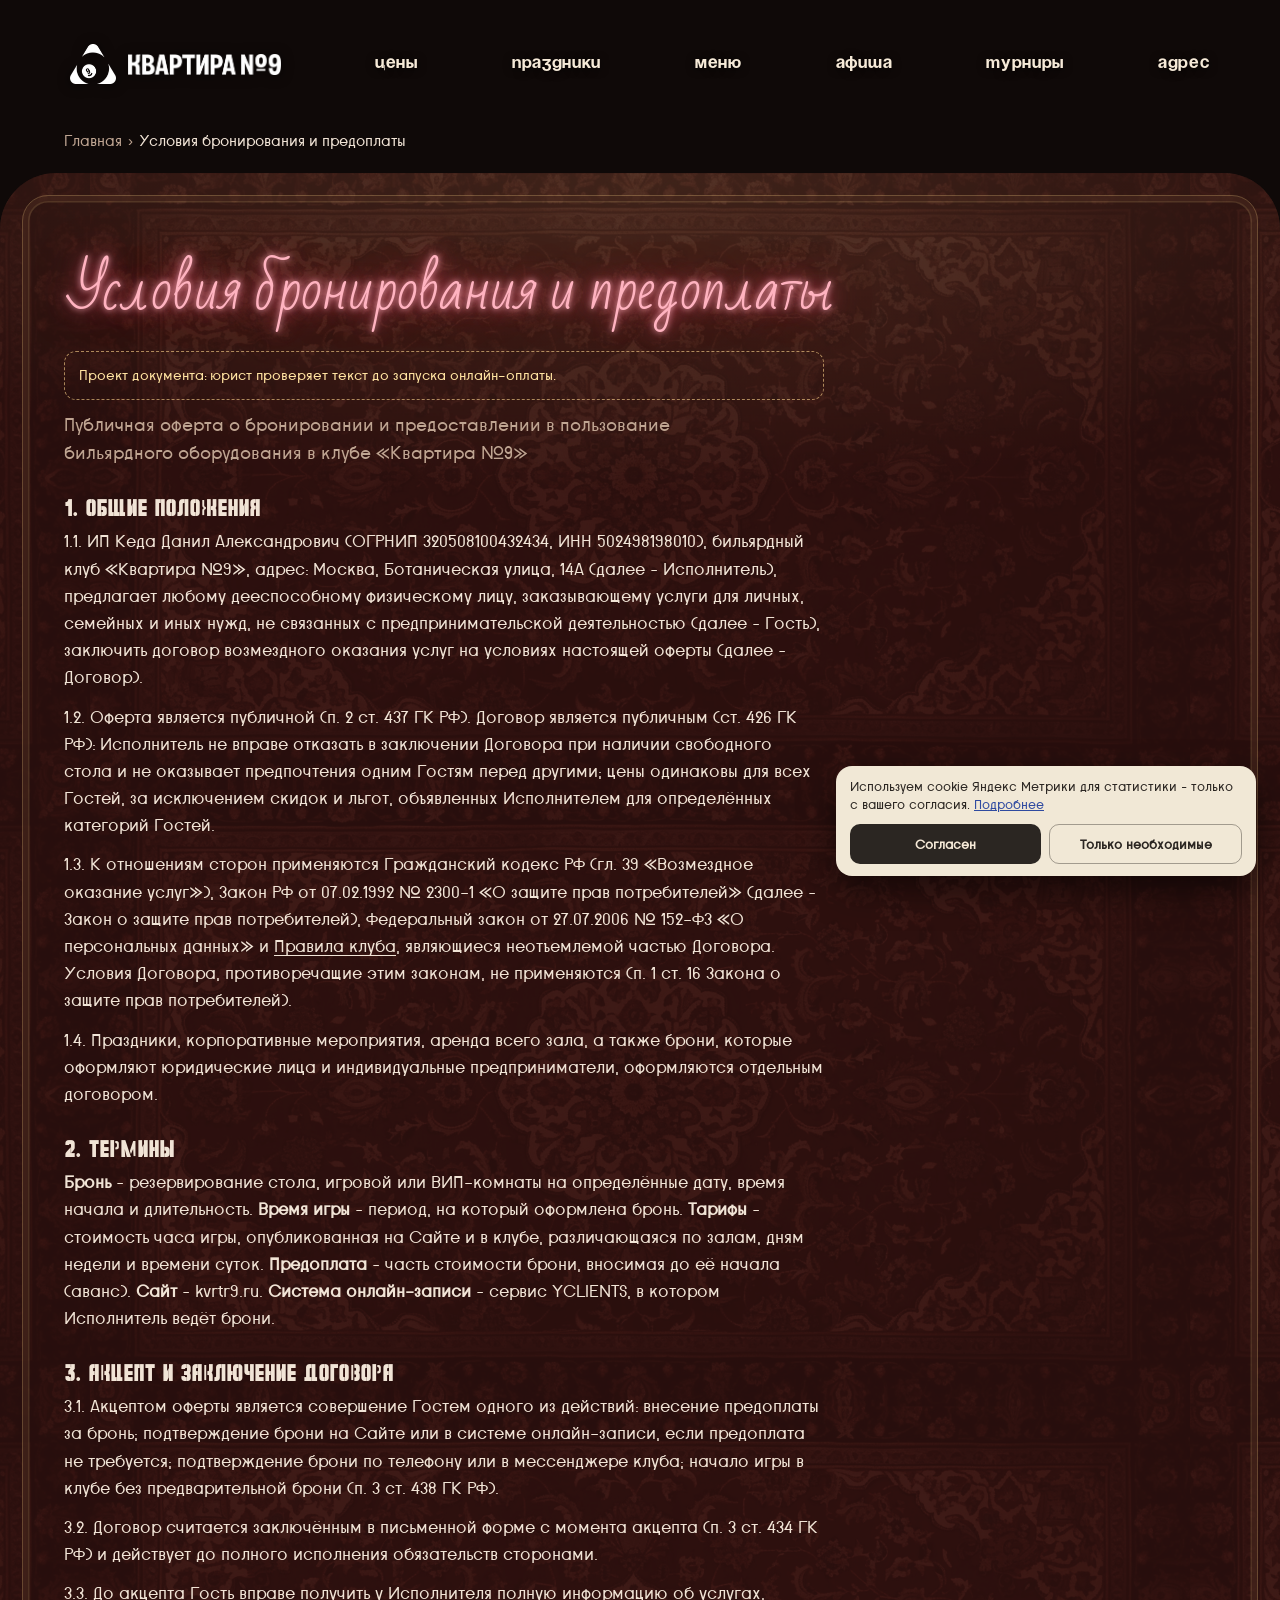
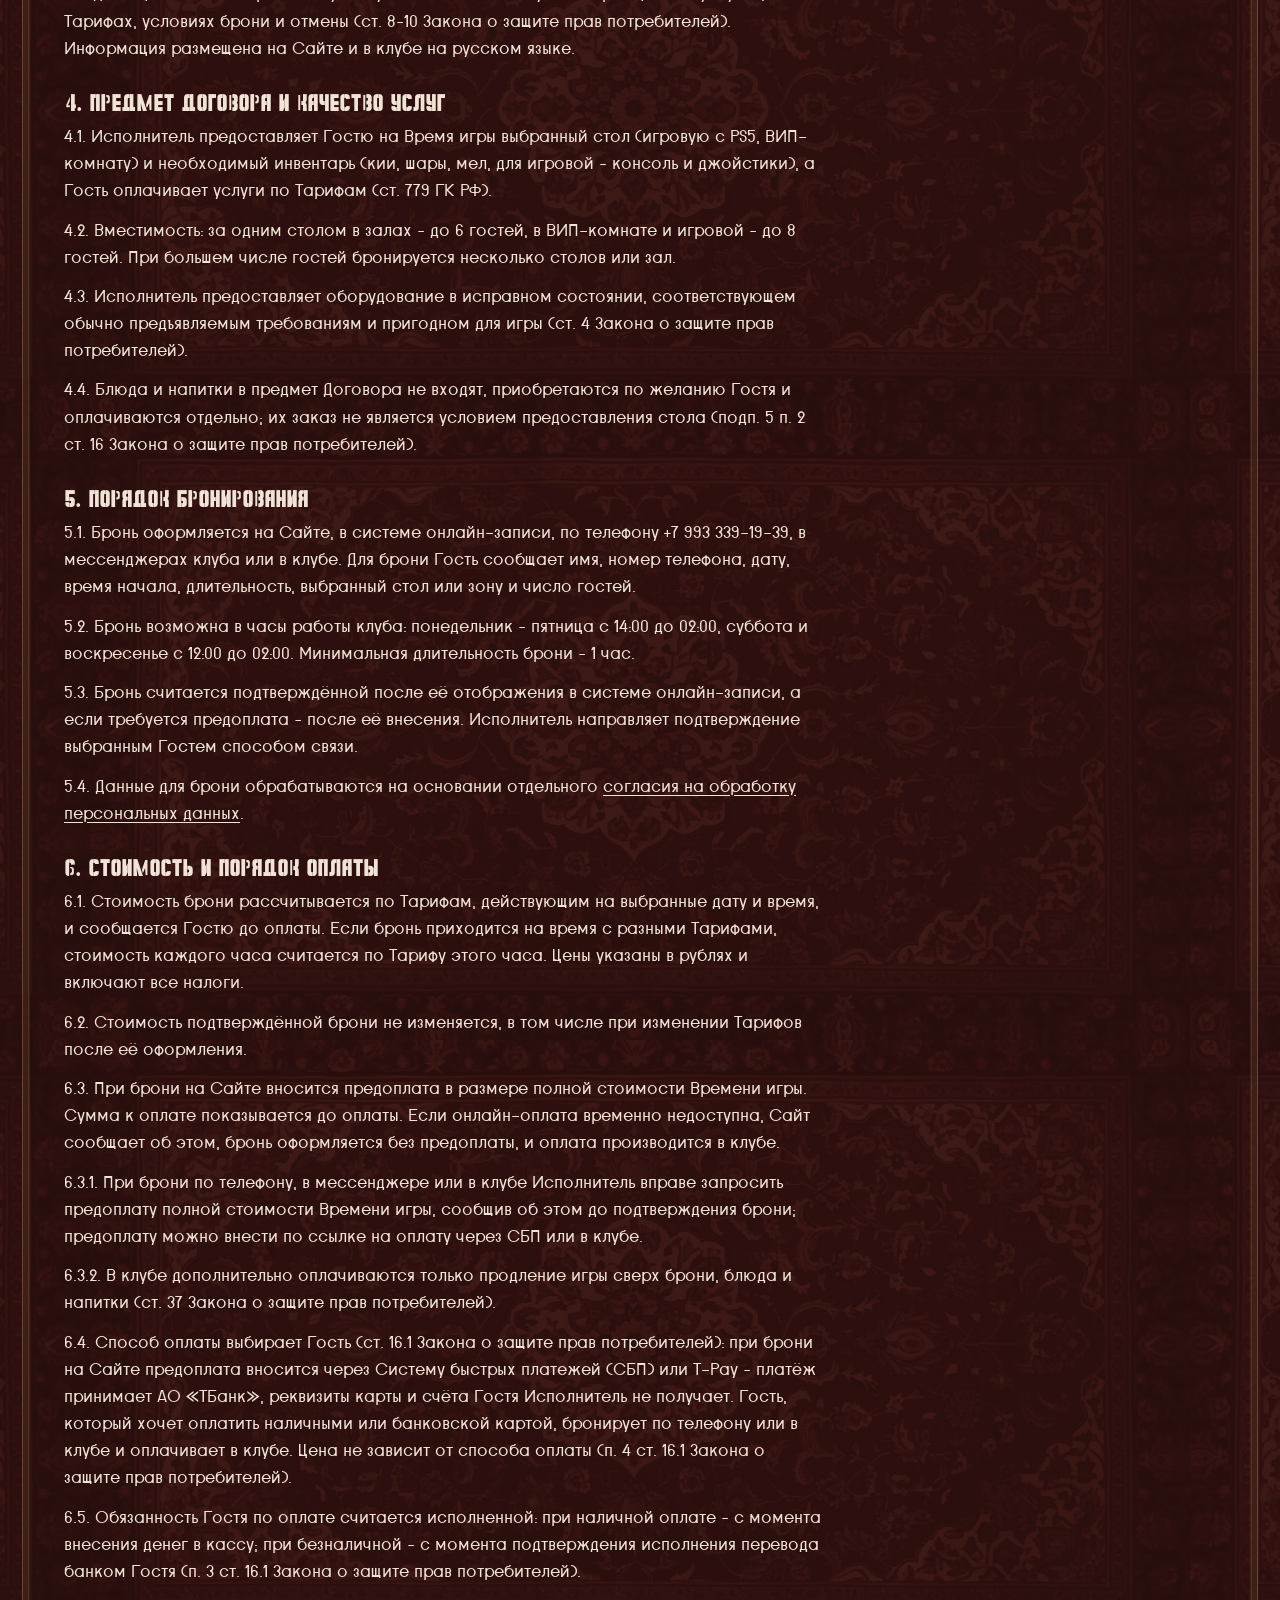
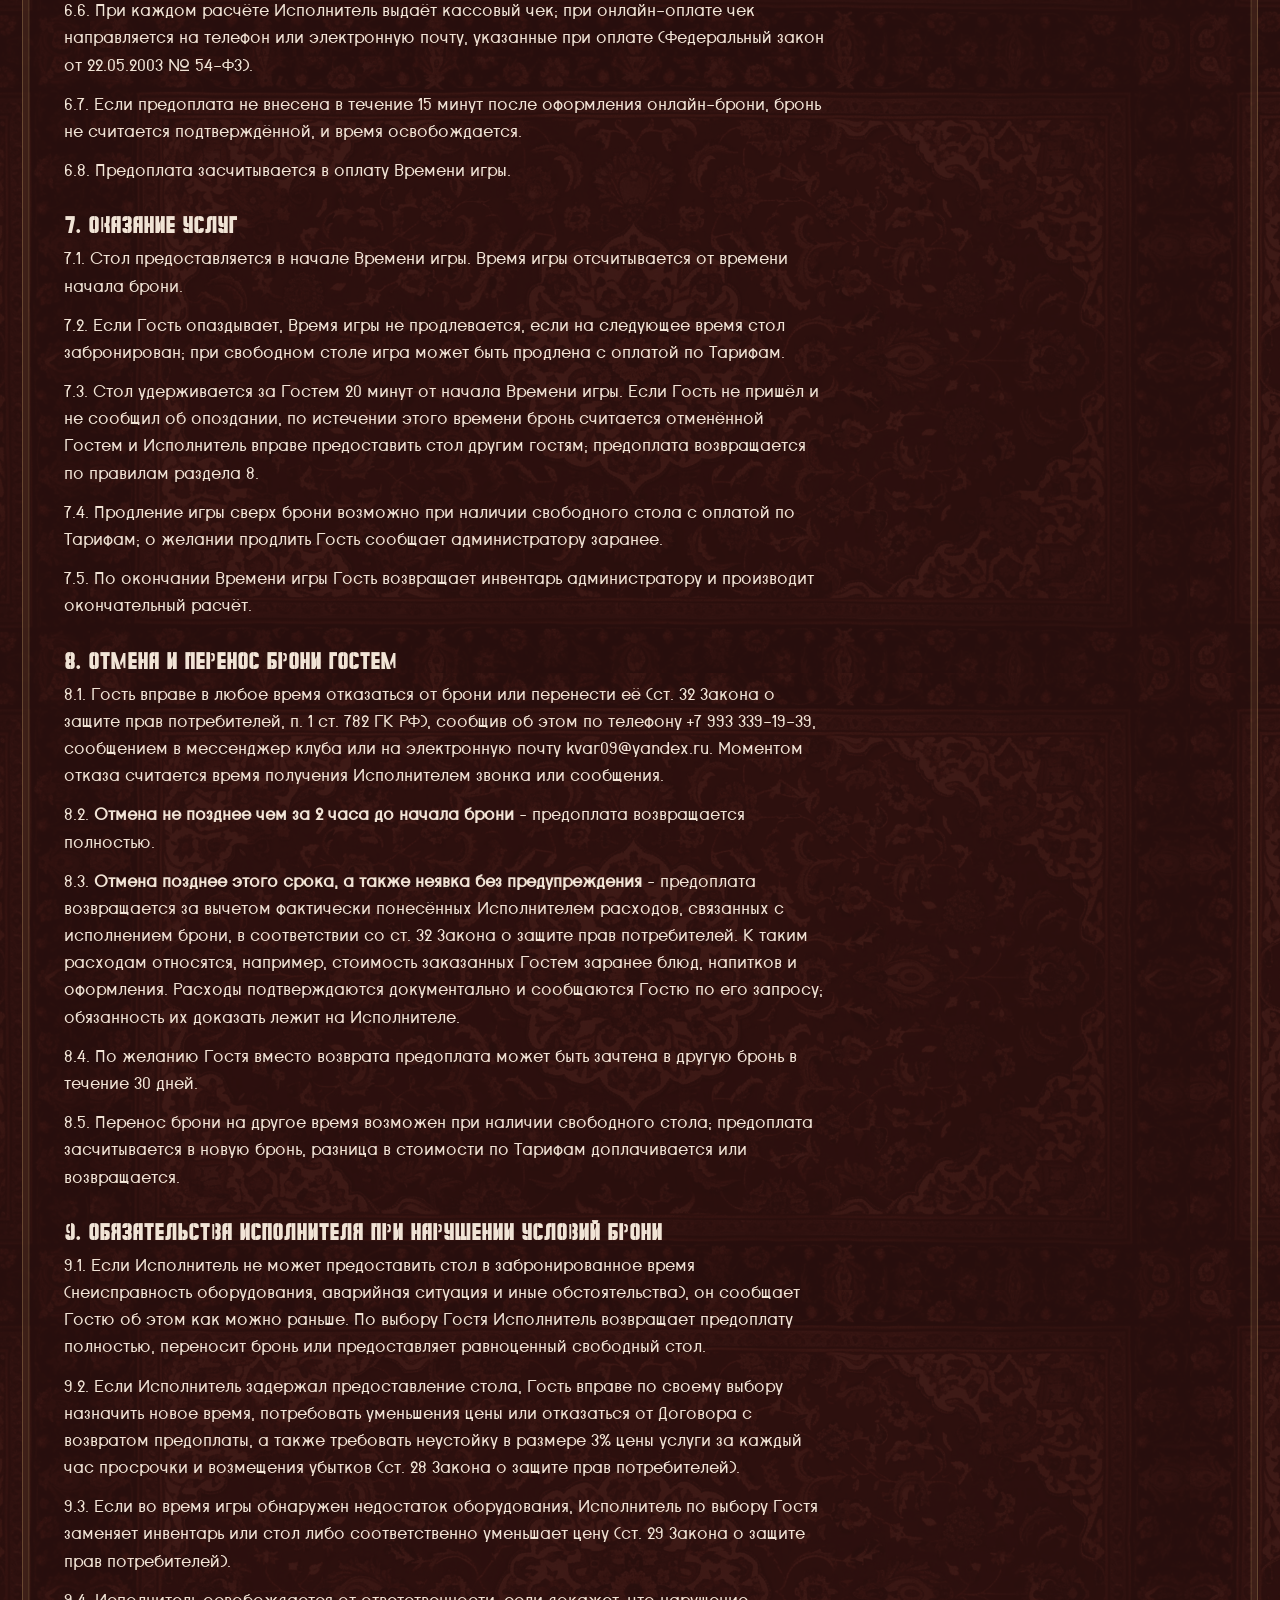
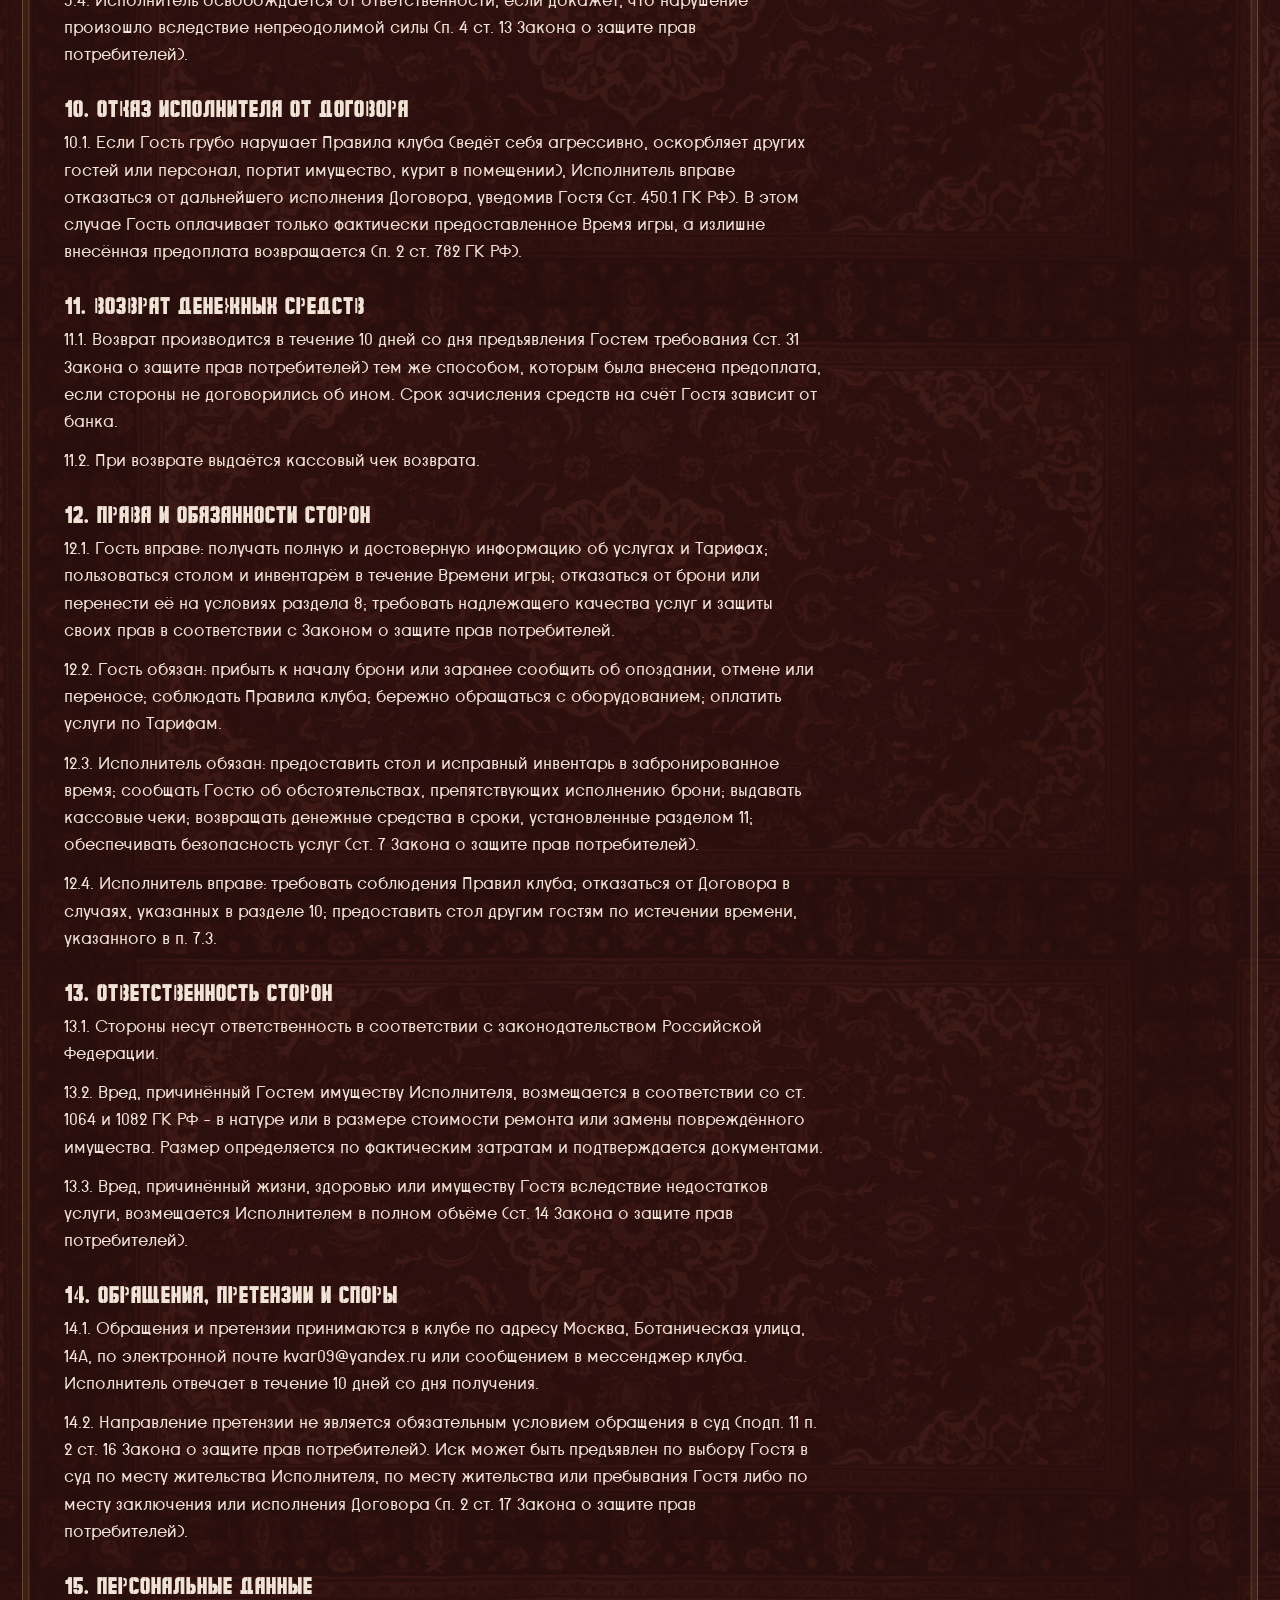
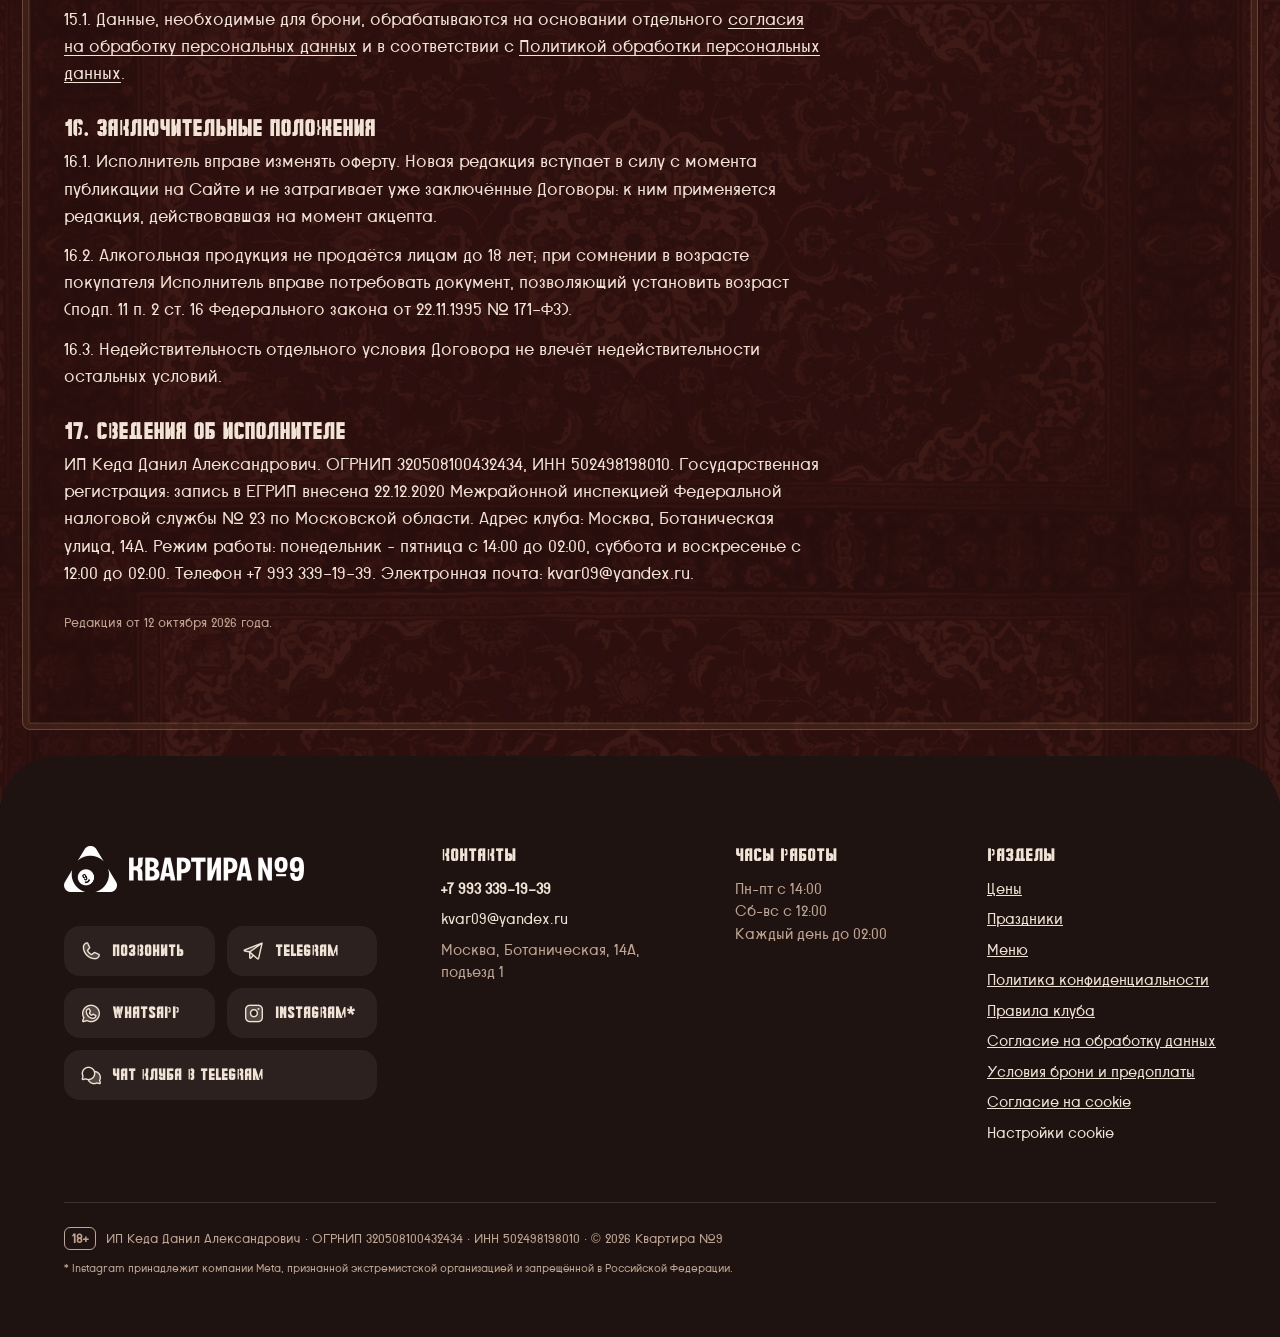
<file: oferta/index.html>
<!DOCTYPE html><html lang="ru" data-theme="burgundy" data-font="kosmos" data-tick="2" data-card="pola" data-tname="stencil"><head><meta charset="utf-8"><meta name="viewport" content="width=device-width, initial-scale=1, viewport-fit=cover"><meta name="theme-color" content="#120b0a"><link rel="icon" href="/favicon.jpg"><link rel="preload" href="/_astro/bad-script.CT7eCIl4.woff2" as="font" type="font/woff2" crossorigin><link rel="preload" href="/_astro/caveat-digits.C6lLI7Ka.woff2" as="font" type="font/woff2" crossorigin><link rel="preload" href="/_astro/proletarsk.BLAWgX2r.woff2" as="font" type="font/woff2" crossorigin><link rel="preload" href="/_astro/sowjetschablone.D4eQBPQ5.woff2" as="font" type="font/woff2" crossorigin><script>document.documentElement.classList.add('js'); setTimeout(function(){ if(!window.__revealReady) document.documentElement.classList.remove('js'); }, 1500);</script><title>Условия бронирования и предоплаты – Квартира №9</title><meta name="description" content="Публичная оферта клуба Квартира №9: бронирование стола, предоплата, отмена и возврат."><meta name="robots" content="noindex"><meta property="og:type" content="website"><meta property="og:locale" content="ru_RU"><meta property="og:site_name" content="Квартира №9"><meta property="og:title" content="Условия бронирования и предоплаты – Квартира №9"><meta property="og:description" content="Публичная оферта клуба Квартира №9: бронирование стола, предоплата, отмена и возврат."><meta property="og:url" content="https://kvrtr9.ru/oferta/"><meta property="og:image" content="https://kvrtr9.ru/_astro/hero155w.CEBqkdgs_28JILA.jpg"><meta name="twitter:card" content="summary_large_image"><script type="application/ld+json">{"@context":"https://schema.org","@type":"BreadcrumbList","itemListElement":[{"@type":"ListItem","position":1,"name":"Главная","item":"https://kvrtr9.ru/"},{"@type":"ListItem","position":2,"name":"Условия бронирования и предоплаты","item":"https://kvrtr9.ru/oferta/"}]}</script><link rel="stylesheet" href="/_astro/Base.CiDOAEfD.css"><style>.crumbs[data-astro-cid-vx4iavld]{color:var(--muted);padding-top:92px;padding-bottom:48px;font-size:14px}ol[data-astro-cid-vx4iavld]{flex-wrap:wrap;gap:6px;margin:0;padding:0;list-style:none;display:flex}li[data-astro-cid-vx4iavld]:not(:last-child):after{content:"›";margin-left:6px}a[data-astro-cid-vx4iavld]{color:var(--muted);text-decoration:none}a[data-astro-cid-vx4iavld]:hover,[data-astro-cid-vx4iavld][aria-current]{color:var(--cream)}@media (width>=900px){.crumbs[data-astro-cid-vx4iavld]{padding-top:130px;padding-bottom:70px;font-size:15px}}
.body[data-astro-cid-ecugnumn]{max-width:760px;font-size:16px;line-height:1.6}.body[data-astro-cid-ecugnumn] h2{font:700 19px var(--fd);-webkit-text-stroke:0;margin:30px 0 8px}.body[data-astro-cid-ecugnumn] p{color:var(--text);margin:0 0 12px}.body[data-astro-cid-ecugnumn] .lead{color:var(--muted)}.body[data-astro-cid-ecugnumn] ol{gap:12px;margin:0;padding-left:22px;display:grid}.body[data-astro-cid-ecugnumn] li{color:var(--text);padding-left:4px}.body[data-astro-cid-ecugnumn] .draft{color:#ffe3a1;border:1.5px dashed #ffd68c99;border-radius:12px;padding:12px 14px;font-size:14px}.body[data-astro-cid-ecugnumn] mark{color:#ffe3a1;background:#ffd68c38;border-radius:4px;padding:0 4px}.body[data-astro-cid-ecugnumn] .ver{color:var(--muted);margin-top:26px;font-size:13px}.body[data-astro-cid-ecugnumn] a{color:var(--cream);text-underline-offset:3px}.body[data-astro-cid-ecugnumn] li::marker{color:var(--green);font-weight:800}@media (width>=900px){.body[data-astro-cid-ecugnumn]{font-size:17px}.body[data-astro-cid-ecugnumn] h2{font-size:22px}}
</style></head><body><a class="skip-link" href="#main">К содержимому</a><header class="hdr" id="hdr" data-astro-cid-nen7h5rs><div class="wrap" data-astro-cid-nen7h5rs><a class="logo" href="/" aria-label="Квартира №9, на главную" data-astro-cid-nen7h5rs><img src="/_astro/logo-mark.CCXDt5Lf_18lhKX.webp" alt data-astro-cid-nen7h5rs="true" loading="lazy" decoding="async" width="91" height="80" class="lm"><img src="/_astro/logo-word.BAPDpQVD_228Hl9.webp" alt data-astro-cid-nen7h5rs="true" loading="lazy" decoding="async" width="321" height="44" class="lw"></a><nav class="nav" aria-label="Основное меню" data-astro-cid-nen7h5rs><a href="/#tables" data-astro-cid-nen7h5rs>Цены</a><a href="/#events" data-astro-cid-nen7h5rs>Праздники</a><a href="/#menu" data-astro-cid-nen7h5rs>Меню</a><a href="/afisha/" data-astro-cid-nen7h5rs>Афиша</a><a href="/turniry/" data-astro-cid-nen7h5rs>Турниры</a><a href="/#route" data-astro-cid-nen7h5rs>Адрес</a></nav><button class="burger" type="button" aria-label="Открыть меню" aria-controls="nmenu" aria-expanded="false" data-astro-cid-nen7h5rs><i data-astro-cid-nen7h5rs></i></button></div></header><main id="main"><nav class="crumbs wrap" aria-label="Хлебные крошки" data-astro-cid-vx4iavld><ol data-astro-cid-vx4iavld><li data-astro-cid-vx4iavld><a href="/" data-astro-cid-vx4iavld>Главная</a></li><li data-astro-cid-vx4iavld><span aria-current="page" data-astro-cid-vx4iavld>Условия бронирования и предоплаты</span></li></ol></nav><article class="sec sand rt doc" data-astro-cid-ecugnumn><div class="wrap" data-astro-cid-ecugnumn><div class="ttl"><h1>Условия бронирования и предоплаты</h1></div><div class="body" data-astro-cid-ecugnumn><p class="draft">Проект документа: юрист проверяет текст до запуска онлайн-оплаты.</p><p class="lead">Публичная оферта о бронировании и предоставлении в пользование бильярдного оборудования в клубе «Квартира №9»</p><h2>1. Общие положения</h2><p>1.1. ИП Кеда Данил Александрович (ОГРНИП 320508100432434, ИНН 502498198010), бильярдный клуб «Квартира №9», адрес: Москва, Ботаническая улица, 14А (далее – Исполнитель), предлагает любому дееспособному физическому лицу, заказывающему услуги для личных, семейных и иных нужд, не связанных с предпринимательской деятельностью (далее – Гость), заключить договор возмездного оказания услуг на условиях настоящей оферты (далее – Договор).</p><p>1.2. Оферта является публичной (п. 2 ст. 437 ГК РФ). Договор является публичным (ст. 426 ГК РФ): Исполнитель не вправе отказать в заключении Договора при наличии свободного стола и не оказывает предпочтения одним Гостям перед другими; цены одинаковы для всех Гостей, за исключением скидок и льгот, объявленных Исполнителем для определённых категорий Гостей.</p><p>1.3. К отношениям сторон применяются Гражданский кодекс РФ (гл. 39 «Возмездное оказание услуг»), Закон РФ от 07.02.1992 № 2300-1 «О защите прав потребителей» (далее – Закон о защите прав потребителей), Федеральный закон от 27.07.2006 № 152-ФЗ «О персональных данных» и <a href="/rules/">Правила клуба</a>, являющиеся неотъемлемой частью Договора. Условия Договора, противоречащие этим законам, не применяются (п. 1 ст. 16 Закона о защите прав потребителей).</p><p>1.4. Праздники, корпоративные мероприятия, аренда всего зала, а также брони, которые оформляют юридические лица и индивидуальные предприниматели, оформляются отдельным договором.</p><h2>2. Термины</h2><p><b>Бронь</b> – резервирование стола, игровой или ВИП-комнаты на определённые дату, время начала и длительность. <b>Время игры</b> – период, на который оформлена бронь. <b>Тарифы</b> – стоимость часа игры, опубликованная на Сайте и в клубе, различающаяся по залам, дням недели и времени суток. <b>Предоплата</b> – часть стоимости брони, вносимая до её начала (аванс). <b>Сайт</b> – kvrtr9.ru. <b>Система онлайн-записи</b> – сервис YCLIENTS, в котором Исполнитель ведёт брони.</p><h2>3. Акцепт и заключение Договора</h2><p>3.1. Акцептом оферты является совершение Гостем одного из действий: внесение предоплаты за бронь; подтверждение брони на Сайте или в системе онлайн-записи, если предоплата не требуется; подтверждение брони по телефону или в мессенджере клуба; начало игры в клубе без предварительной брони (п. 3 ст. 438 ГК РФ).</p><p>3.2. Договор считается заключённым в письменной форме с момента акцепта (п. 3 ст. 434 ГК РФ) и действует до полного исполнения обязательств сторонами.</p><p>3.3. До акцепта Гость вправе получить у Исполнителя полную информацию об услугах, Тарифах, условиях брони и отмены (ст. 8–10 Закона о защите прав потребителей). Информация размещена на Сайте и в клубе на русском языке.</p><h2>4. Предмет Договора и качество услуг</h2><p>4.1. Исполнитель предоставляет Гостю на Время игры выбранный стол (игровую с PS5, ВИП-комнату) и необходимый инвентарь (кии, шары, мел, для игровой – консоль и джойстики), а Гость оплачивает услуги по Тарифам (ст. 779 ГК РФ).</p><p>4.2. Вместимость: за одним столом в залах – до 6 гостей, в ВИП-комнате и игровой – до 8 гостей. При большем числе гостей бронируется несколько столов или зал.</p><p>4.3. Исполнитель предоставляет оборудование в исправном состоянии, соответствующем обычно предъявляемым требованиям и пригодном для игры (ст. 4 Закона о защите прав потребителей).</p><p>4.4. Блюда и напитки в предмет Договора не входят, приобретаются по желанию Гостя и оплачиваются отдельно; их заказ не является условием предоставления стола (подп. 5 п. 2 ст. 16 Закона о защите прав потребителей).</p><h2>5. Порядок бронирования</h2><p>5.1. Бронь оформляется на Сайте, в системе онлайн-записи, по телефону +7 993 339-19-39, в мессенджерах клуба или в клубе. Для брони Гость сообщает имя, номер телефона, дату, время начала, длительность, выбранный стол или зону и число гостей.</p><p>5.2. Бронь возможна в часы работы клуба: понедельник – пятница с 14:00 до 02:00, суббота и воскресенье с 12:00 до 02:00. Минимальная длительность брони – 1 час.</p><p>5.3. Бронь считается подтверждённой после её отображения в системе онлайн-записи, а если требуется предоплата – после её внесения. Исполнитель направляет подтверждение выбранным Гостем способом связи.</p><p>5.4. Данные для брони обрабатываются на основании отдельного <a href="/soglasie/">согласия на обработку персональных данных</a>.</p><h2>6. Стоимость и порядок оплаты</h2><p>6.1. Стоимость брони рассчитывается по Тарифам, действующим на выбранные дату и время, и сообщается Гостю до оплаты. Если бронь приходится на время с разными Тарифами, стоимость каждого часа считается по Тарифу этого часа. Цены указаны в рублях и включают все налоги.</p><p>6.2. Стоимость подтверждённой брони не изменяется, в том числе при изменении Тарифов после её оформления.</p><p>6.3. При брони на Сайте вносится предоплата в размере полной стоимости Времени игры. Сумма к оплате показывается до оплаты. Если онлайн-оплата временно недоступна, Сайт сообщает об этом, бронь оформляется без предоплаты, и оплата производится в клубе.</p><p>6.3.1. При брони по телефону, в мессенджере или в клубе Исполнитель вправе запросить предоплату полной стоимости Времени игры, сообщив об этом до подтверждения брони; предоплату можно внести по ссылке на оплату через СБП или в клубе.</p><p>6.3.2. В клубе дополнительно оплачиваются только продление игры сверх брони, блюда и напитки (ст. 37 Закона о защите прав потребителей).</p><p>6.4. Способ оплаты выбирает Гость (ст. 16.1 Закона о защите прав потребителей): при брони на Сайте предоплата вносится через Систему быстрых платежей (СБП) или T-Pay – платёж принимает АО «ТБанк», реквизиты карты и счёта Гостя Исполнитель не получает. Гость, который хочет оплатить наличными или банковской картой, бронирует по телефону или в клубе и оплачивает в клубе. Цена не зависит от способа оплаты (п. 4 ст. 16.1 Закона о защите прав потребителей).</p><p>6.5. Обязанность Гостя по оплате считается исполненной: при наличной оплате – с момента внесения денег в кассу; при безналичной – с момента подтверждения исполнения перевода банком Гостя (п. 3 ст. 16.1 Закона о защите прав потребителей).</p><p>6.6. При каждом расчёте Исполнитель выдаёт кассовый чек; при онлайн-оплате чек направляется на телефон или электронную почту, указанные при оплате (Федеральный закон от 22.05.2003 № 54-ФЗ).</p><p>6.7. Если предоплата не внесена в течение 15 минут после оформления онлайн-брони, бронь не считается подтверждённой, и время освобождается.</p><p>6.8. Предоплата засчитывается в оплату Времени игры.</p><h2>7. Оказание услуг</h2><p>7.1. Стол предоставляется в начале Времени игры. Время игры отсчитывается от времени начала брони.</p><p>7.2. Если Гость опаздывает, Время игры не продлевается, если на следующее время стол забронирован; при свободном столе игра может быть продлена с оплатой по Тарифам.</p><p>7.3. Стол удерживается за Гостем 20 минут от начала Времени игры. Если Гость не пришёл и не сообщил об опоздании, по истечении этого времени бронь считается отменённой Гостем и Исполнитель вправе предоставить стол другим гостям; предоплата возвращается по правилам раздела 8.</p><p>7.4. Продление игры сверх брони возможно при наличии свободного стола с оплатой по Тарифам; о желании продлить Гость сообщает администратору заранее.</p><p>7.5. По окончании Времени игры Гость возвращает инвентарь администратору и производит окончательный расчёт.</p><h2>8. Отмена и перенос брони Гостем</h2><p>8.1. Гость вправе в любое время отказаться от брони или перенести её (ст. 32 Закона о защите прав потребителей, п. 1 ст. 782 ГК РФ), сообщив об этом по телефону +7 993 339-19-39, сообщением в мессенджер клуба или на электронную почту kvar09@yandex.ru. Моментом отказа считается время получения Исполнителем звонка или сообщения.</p><p>8.2. <b>Отмена не позднее чем за 2 часа до начала брони</b> – предоплата возвращается полностью.</p><p>8.3. <b>Отмена позднее этого срока, а также неявка без предупреждения</b> – предоплата возвращается за вычетом фактически понесённых Исполнителем расходов, связанных с исполнением брони, в соответствии со ст. 32 Закона о защите прав потребителей. К таким расходам относятся, например, стоимость заказанных Гостем заранее блюд, напитков и оформления. Расходы подтверждаются документально и сообщаются Гостю по его запросу; обязанность их доказать лежит на Исполнителе.</p><p>8.4. По желанию Гостя вместо возврата предоплата может быть зачтена в другую бронь в течение 30 дней.</p><p>8.5. Перенос брони на другое время возможен при наличии свободного стола; предоплата засчитывается в новую бронь, разница в стоимости по Тарифам доплачивается или возвращается.</p><h2>9. Обязательства Исполнителя при нарушении условий брони</h2><p>9.1. Если Исполнитель не может предоставить стол в забронированное время (неисправность оборудования, аварийная ситуация и иные обстоятельства), он сообщает Гостю об этом как можно раньше. По выбору Гостя Исполнитель возвращает предоплату полностью, переносит бронь или предоставляет равноценный свободный стол.</p><p>9.2. Если Исполнитель задержал предоставление стола, Гость вправе по своему выбору назначить новое время, потребовать уменьшения цены или отказаться от Договора с возвратом предоплаты, а также требовать неустойку в размере 3% цены услуги за каждый час просрочки и возмещения убытков (ст. 28 Закона о защите прав потребителей).</p><p>9.3. Если во время игры обнаружен недостаток оборудования, Исполнитель по выбору Гостя заменяет инвентарь или стол либо соответственно уменьшает цену (ст. 29 Закона о защите прав потребителей).</p><p>9.4. Исполнитель освобождается от ответственности, если докажет, что нарушение произошло вследствие непреодолимой силы (п. 4 ст. 13 Закона о защите прав потребителей).</p><h2>10. Отказ Исполнителя от Договора</h2><p>10.1. Если Гость грубо нарушает Правила клуба (ведёт себя агрессивно, оскорбляет других гостей или персонал, портит имущество, курит в помещении), Исполнитель вправе отказаться от дальнейшего исполнения Договора, уведомив Гостя (ст. 450.1 ГК РФ). В этом случае Гость оплачивает только фактически предоставленное Время игры, а излишне внесённая предоплата возвращается (п. 2 ст. 782 ГК РФ).</p><h2>11. Возврат денежных средств</h2><p>11.1. Возврат производится в течение 10 дней со дня предъявления Гостем требования (ст. 31 Закона о защите прав потребителей) тем же способом, которым была внесена предоплата, если стороны не договорились об ином. Срок зачисления средств на счёт Гостя зависит от банка.</p><p>11.2. При возврате выдаётся кассовый чек возврата.</p><h2>12. Права и обязанности сторон</h2><p>12.1. Гость вправе: получать полную и достоверную информацию об услугах и Тарифах; пользоваться столом и инвентарём в течение Времени игры; отказаться от брони или перенести её на условиях раздела 8; требовать надлежащего качества услуг и защиты своих прав в соответствии с Законом о защите прав потребителей.</p><p>12.2. Гость обязан: прибыть к началу брони или заранее сообщить об опоздании, отмене или переносе; соблюдать Правила клуба; бережно обращаться с оборудованием; оплатить услуги по Тарифам.</p><p>12.3. Исполнитель обязан: предоставить стол и исправный инвентарь в забронированное время; сообщать Гостю об обстоятельствах, препятствующих исполнению брони; выдавать кассовые чеки; возвращать денежные средства в сроки, установленные разделом 11; обеспечивать безопасность услуг (ст. 7 Закона о защите прав потребителей).</p><p>12.4. Исполнитель вправе: требовать соблюдения Правил клуба; отказаться от Договора в случаях, указанных в разделе 10; предоставить стол другим гостям по истечении времени, указанного в п. 7.3.</p><h2>13. Ответственность сторон</h2><p>13.1. Стороны несут ответственность в соответствии с законодательством Российской Федерации.</p><p>13.2. Вред, причинённый Гостем имуществу Исполнителя, возмещается в соответствии со ст. 1064 и 1082 ГК РФ – в натуре или в размере стоимости ремонта или замены повреждённого имущества. Размер определяется по фактическим затратам и подтверждается документами.</p><p>13.3. Вред, причинённый жизни, здоровью или имуществу Гостя вследствие недостатков услуги, возмещается Исполнителем в полном объёме (ст. 14 Закона о защите прав потребителей).</p><h2>14. Обращения, претензии и споры</h2><p>14.1. Обращения и претензии принимаются в клубе по адресу Москва, Ботаническая улица, 14А, по электронной почте kvar09@yandex.ru или сообщением в мессенджер клуба. Исполнитель отвечает в течение 10 дней со дня получения.</p><p>14.2. Направление претензии не является обязательным условием обращения в суд (подп. 11 п. 2 ст. 16 Закона о защите прав потребителей). Иск может быть предъявлен по выбору Гостя в суд по месту жительства Исполнителя, по месту жительства или пребывания Гостя либо по месту заключения или исполнения Договора (п. 2 ст. 17 Закона о защите прав потребителей).</p><h2>15. Персональные данные</h2><p>15.1. Данные, необходимые для брони, обрабатываются на основании отдельного <a href="/soglasie/">согласия на обработку персональных данных</a> и в соответствии с <a href="/privacy/">Политикой обработки персональных данных</a>.</p><h2>16. Заключительные положения</h2><p>16.1. Исполнитель вправе изменять оферту. Новая редакция вступает в силу с момента публикации на Сайте и не затрагивает уже заключённые Договоры: к ним применяется редакция, действовавшая на момент акцепта.</p><p>16.2. Алкогольная продукция не продаётся лицам до 18 лет; при сомнении в возрасте покупателя Исполнитель вправе потребовать документ, позволяющий установить возраст (подп. 11 п. 2 ст. 16 Федерального закона от 22.11.1995 № 171-ФЗ).</p><p>16.3. Недействительность отдельного условия Договора не влечёт недействительности остальных условий.</p><h2>17. Сведения об Исполнителе</h2><p>ИП Кеда Данил Александрович. ОГРНИП 320508100432434, ИНН 502498198010. Государственная регистрация: запись в ЕГРИП внесена 22.12.2020 Межрайонной инспекцией Федеральной налоговой службы № 23 по Московской области. Адрес клуба: Москва, Ботаническая улица, 14А. Режим работы: понедельник – пятница с 14:00 до 02:00, суббота и воскресенье с 12:00 до 02:00. Телефон +7 993 339-19-39. Электронная почта: kvar09@yandex.ru.</p><p class="ver">Редакция от 12 октября 2026 года.</p></div></div></article></main><footer class="foot rt" data-astro-cid-jo6i4kqk><div class="wrap" data-astro-cid-jo6i4kqk><div class="fg" data-astro-cid-jo6i4kqk><div data-astro-cid-jo6i4kqk><a class="logo" href="/" aria-label="Квартира №9, на главную" data-astro-cid-jo6i4kqk><img src="/_astro/logo-mark.CCXDt5Lf_ZPIhm7.webp" alt data-astro-cid-jo6i4kqk="true" loading="lazy" decoding="async" width="105" height="92" class="lm"><img src="/_astro/logo-word.BAPDpQVD_Z8shtx.webp" alt data-astro-cid-jo6i4kqk="true" loading="lazy" decoding="async" width="350" height="48" class="lw"></a><div class="ct" data-astro-cid-jo6i4kqk><a href="tel:+79933391939" data-goal="click_call" data-astro-cid-jo6i4kqk><i class="ph-duotone ph-phone" data-astro-cid-jo6i4kqk></i>Позвонить</a><a href="https://t.me/kvar09" target="_blank" rel="noopener" data-goal="click_messenger" data-astro-cid-jo6i4kqk><i class="ph-duotone ph-telegram-logo" data-astro-cid-jo6i4kqk></i>Telegram</a><a href="https://wa.me/79933391939" target="_blank" rel="noopener" data-goal="click_messenger" data-astro-cid-jo6i4kqk><i class="ph-duotone ph-whatsapp-logo" data-astro-cid-jo6i4kqk></i>WhatsApp</a><a href="https://www.instagram.com/billiards.kvartira9" target="_blank" rel="noopener" data-goal="click_messenger" data-astro-cid-jo6i4kqk><i class="ph-duotone ph-instagram-logo" data-astro-cid-jo6i4kqk></i>Instagram*</a><a class="wide" href="https://t.me/kvar09chat" target="_blank" rel="noopener" data-goal="click_messenger" data-astro-cid-jo6i4kqk><i class="ph-duotone ph-chats-circle" data-astro-cid-jo6i4kqk></i>Чат клуба в Telegram</a></div></div><div data-astro-cid-jo6i4kqk><h5 data-astro-cid-jo6i4kqk>Контакты</h5><p data-astro-cid-jo6i4kqk><b data-astro-cid-jo6i4kqk><a class="plain" href="tel:+79933391939" data-goal="click_call" data-astro-cid-jo6i4kqk>+7 993 339-19-39</a></b></p><p data-astro-cid-jo6i4kqk><a class="plain" href="mailto:kvar09@yandex.ru" data-astro-cid-jo6i4kqk>kvar09@yandex.ru</a></p><p data-astro-cid-jo6i4kqk>Москва, Ботаническая, 14А, подъезд 1</p><p class="ph-hours" data-astro-cid-jo6i4kqk>Пн–пт с 14:00, сб–вс с 12:00<br data-astro-cid-jo6i4kqk>каждый день до 02:00</p></div><div class="hours" data-astro-cid-jo6i4kqk><h5 data-astro-cid-jo6i4kqk>Часы работы</h5><p data-astro-cid-jo6i4kqk>Пн–пт с 14:00<br data-astro-cid-jo6i4kqk>Сб–вс с 12:00<br data-astro-cid-jo6i4kqk>Каждый день до 02:00</p></div><div class="sections" data-astro-cid-jo6i4kqk><h5 data-astro-cid-jo6i4kqk>Разделы</h5><a class="l" href="/#tables" data-astro-cid-jo6i4kqk>Цены</a><a class="l" href="/#events" data-astro-cid-jo6i4kqk>Праздники</a><a class="l" href="/#menu" data-astro-cid-jo6i4kqk>Меню</a><a class="l" href="/privacy/" data-astro-cid-jo6i4kqk>Политика конфиденциальности</a><a class="l" href="/rules/" data-astro-cid-jo6i4kqk>Правила клуба</a><a class="l" href="/soglasie/" data-astro-cid-jo6i4kqk>Согласие на обработку данных</a><a class="l" href="/oferta/" data-astro-cid-jo6i4kqk>Условия брони и предоплаты</a><a class="l" href="/cookie/" data-astro-cid-jo6i4kqk>Согласие на cookie</a><button type="button" class="l lb" data-cookie-open data-astro-cid-jo6i4kqk>Настройки cookie</button></div></div><div class="legal" data-astro-cid-jo6i4kqk><span class="age" title="Сайт для посетителей старше 18 лет: в меню бара есть алкоголь" data-astro-cid-jo6i4kqk>18+</span>ИП Кеда Данил Александрович · ОГРНИП 320508100432434 · ИНН 502498198010 · © 2026 Квартира №9</div><p class="meta" data-astro-cid-jo6i4kqk>* Instagram принадлежит компании Meta, признанной экстремистской организацией и запрещённой в Российской Федерации.</p></div></footer><div class="ck" id="ck-bar" role="region" aria-label="Согласие на cookie" hidden data-astro-cid-hq3mgpmn><p data-astro-cid-hq3mgpmn>Используем cookie Яндекс Метрики для статистики – только с вашего согласия. <a href="/cookie/" data-astro-cid-hq3mgpmn>Подробнее</a></p><div class="bt" data-astro-cid-hq3mgpmn><button type="button" class="ok" data-cookie="all" data-astro-cid-hq3mgpmn>Согласен</button><button type="button" class="no" data-cookie="necessary" data-astro-cid-hq3mgpmn>Только необходимые</button></div></div><script type="module">var e=`kv9-cookie`,t=`kv9-cookie-at`;function n(e,t,n){if(e===`necessary`)return e;if(e!==`all`)return null;let r=Number(t);return t&&Number.isFinite(r)&&n-r<31536e6?`all`:null}function r(e){return{show:e!==`all`&&e!==`necessary`,load:e===`all`}}function i(){try{return n(localStorage.getItem(e),localStorage.getItem(t),Date.now())}catch{return null}}function a(n){try{localStorage.setItem(e,n),localStorage.setItem(t,String(Date.now()))}catch{}}function o(){let e=document.getElementById(`ck-bar`);if(!e)return;let t=()=>window.__loadMetrika?.(),n=r(i());n.load&&t(),e.hidden=!n.show,e.querySelector(`[data-cookie="all"]`)?.addEventListener(`click`,()=>{a(`all`),e.hidden=!0,t()}),e.querySelector(`[data-cookie="necessary"]`)?.addEventListener(`click`,()=>{let t=i();a(`necessary`),e.hidden=!0,t===`all`&&location.reload()}),document.querySelectorAll(`[data-cookie-open]`).forEach(t=>t.addEventListener(`click`,()=>{e.hidden=!1}))}o();</script><a class="fab" id="fab" href="https://n1300308.yclients.com" data-book="table" data-goal="book_click" data-astro-cid-3g5f2gww>Забронировать</a><button type="button" class="totop" id="totop" aria-label="Наверх, к началу страницы" hidden data-astro-cid-esobc3xq><svg viewBox="0 0 24 24" width="26" height="26" aria-hidden="true" data-astro-cid-esobc3xq><path d="M12 19V5M5.5 11.5 12 5l6.5 6.5" fill="none" stroke="currentColor" stroke-width="2.2" stroke-linecap="round" stroke-linejoin="round" data-astro-cid-esobc3xq></path></svg></button><script type="module">var e=document.getElementById(`totop`);if(e){let t=matchMedia(`(min-width: 900px)`),n=()=>{e.hidden=!t.matches||scrollY<innerHeight*.9};addEventListener(`scroll`,n,{passive:!0}),t.addEventListener(`change`,n),n(),e.addEventListener(`click`,()=>{let t=!matchMedia(`(prefers-reduced-motion: reduce)`).matches;scrollTo({top:0,behavior:t?`smooth`:`auto`}),e.blur()})}</script><div class="ov nmenu" id="nmenu" role="dialog" aria-modal="true" aria-label="Меню" data-astro-cid-4qnzkghn><div class="top" data-astro-cid-4qnzkghn><a class="logo" href="/" aria-label="Квартира №9, на главную" data-astro-cid-4qnzkghn><img src="/_astro/logo-mark.CCXDt5Lf_Z2f04vF.webp" alt data-astro-cid-4qnzkghn="true" loading="lazy" decoding="async" width="64" height="56" class="lm"><img src="/_astro/logo-word.BAPDpQVD_1Mg5JF.webp" alt data-astro-cid-4qnzkghn="true" loading="lazy" decoding="async" width="219" height="30" class="lw"></a><button class="x" type="button" data-close aria-label="Закрыть меню" data-astro-cid-4qnzkghn>✕</button></div><nav aria-label="Разделы" data-astro-cid-4qnzkghn><a href="/#tables" data-astro-cid-4qnzkghn>Цены</a><a href="/#events" data-astro-cid-4qnzkghn>Праздники</a><a href="/afisha/" data-astro-cid-4qnzkghn>Афиша</a><a href="/turniry/" data-astro-cid-4qnzkghn>Турниры</a><a href="/#menu" data-astro-cid-4qnzkghn>Меню</a><a href="/#reviews" data-astro-cid-4qnzkghn>Отзывы</a><a href="/#faq" data-astro-cid-4qnzkghn>Вопросы</a><a href="/#route" data-astro-cid-4qnzkghn>Адрес</a></nav><a class="bk cta" href="https://n1300308.yclients.com" data-book="table" data-goal="book_click" data-astro-cid-4qnzkghn>Забронировать стол</a><div class="soc" data-astro-cid-4qnzkghn><a href="tel:+79933391939" aria-label="Позвонить" data-goal="click_call" data-astro-cid-4qnzkghn><i class="ph-duotone ph-phone" data-astro-cid-4qnzkghn></i></a><a href="https://t.me/kvar09" target="_blank" rel="noopener" aria-label="Telegram" data-goal="click_messenger" data-astro-cid-4qnzkghn><i class="ph-duotone ph-telegram-logo" data-astro-cid-4qnzkghn></i></a><a href="https://wa.me/79933391939" target="_blank" rel="noopener" aria-label="WhatsApp" data-goal="click_messenger" data-astro-cid-4qnzkghn><i class="ph-duotone ph-whatsapp-logo" data-astro-cid-4qnzkghn></i></a><a href="https://www.instagram.com/billiards.kvartira9" target="_blank" rel="noopener" aria-label="Instagram" data-goal="click_messenger" data-astro-cid-4qnzkghn><i class="ph-duotone ph-instagram-logo" data-astro-cid-4qnzkghn></i></a></div></div><div class="ov gov" id="gov" role="dialog" aria-modal="true" aria-label="Фото" data-backdrop data-astro-cid-wmugbbto><button class="x" type="button" data-close aria-label="Закрыть" data-astro-cid-wmugbbto>✕</button><button class="garr prev" type="button" id="gp" aria-label="Предыдущее фото" data-astro-cid-wmugbbto>‹</button><div class="gal" id="gal" data-astro-cid-wmugbbto></div><button class="garr next" type="button" id="gn" aria-label="Следующее фото" data-astro-cid-wmugbbto>›</button><div class="gcnt" id="gcnt" aria-live="polite" data-astro-cid-wmugbbto></div></div><div class="ov bk-ov" id="bk" role="dialog" aria-modal="true" aria-labelledby="bk-title" data-backdrop data-astro-cid-2nd62yds><div class="sheet" data-astro-cid-2nd62yds><div class="toast" id="bk-toast" role="alert" data-astro-cid-2nd62yds></div><div class="grab" aria-hidden="true" data-astro-cid-2nd62yds></div><div class="sh-h" data-astro-cid-2nd62yds><button class="back" id="bk-back" type="button" aria-label="Назад" data-astro-cid-2nd62yds>‹</button><h3 id="bk-title" data-astro-cid-2nd62yds></h3><button class="x" id="bk-x" type="button" data-close aria-label="Закрыть" data-astro-cid-2nd62yds>✕</button></div><div class="steps" id="bk-steps" aria-hidden="true" data-astro-cid-2nd62yds></div><p class="demo-note" data-astro-cid-2nd62yds>Демо-версия: бронь не уходит в клуб</p><div class="body" id="bk-body" data-astro-cid-2nd62yds></div><div class="foot" id="bk-foot" data-astro-cid-2nd62yds><div class="sum" id="bk-sum" aria-live="polite" data-astro-cid-2nd62yds></div><button class="go" id="bk-go" type="button" data-astro-cid-2nd62yds></button></div></div></div><script type="application/json" id="bk-data">{"tables":[{"id":"orange","capacity":6,"about":"Стол для пула в малом зале.","name":"Оранжевый","yc":"Orange","hall":"small","hallLabel":"Малый зал","color":"#FF8A3D","photo":"t-orange.jpg","priceFrom":500,"tariff":{"day":500,"evening":900,"weekend":900},"thumb":"/_astro/t-orange.CDbX8Dkc_2hqxGG.webp"},{"id":"purple","capacity":6,"about":"Стол для пула в малом зале.","name":"Фиолетовый","yc":"Purple","hall":"small","hallLabel":"Малый зал","color":"#8B5CF6","photo":"t-purple.jpg","priceFrom":500,"tariff":{"day":500,"evening":900,"weekend":900},"thumb":"/_astro/t-purple.CQsdefys_Qwvou.webp"},{"id":"burgundy","capacity":6,"about":"Стол для пула в малом зале.","name":"Бордовый","yc":"Burgundy","hall":"small","hallLabel":"Малый зал","color":"#9F1239","photo":"t-burgundy.jpg","priceFrom":500,"tariff":{"day":500,"evening":900,"weekend":900},"thumb":"/_astro/t-burgundy.-YO0DJFL_ZjewMH.webp"},{"id":"camel","capacity":6,"about":"Стол для пула в большом зале.","name":"Карамельный","yc":"Camel","hall":"big","hallLabel":"Большой зал","color":"#C19A6B","photo":"t-camel.jpg","priceFrom":950,"tariff":{"day":950,"evening":950,"weekend":1300},"thumb":"/_astro/t-camel.CQuFMyAR_1Bcj3G.webp"},{"id":"wine","capacity":6,"about":"Стол для пула в большом зале.","name":"Винный","yc":"Wine","hall":"big","hallLabel":"Большой зал","color":"#7B1E3A","photo":"t-wine.jpg","priceFrom":950,"note":"своя зона отдыха","tariff":{"day":950,"evening":950,"weekend":1300},"thumb":"/_astro/t-wine.Djxpg8yA_1Mn0IB.webp"},{"id":"dark-grey","capacity":6,"about":"Аренда стола и инвентаря для игры в бильярд с собственной посадочной зоной.","name":"Графитовый","yc":"Dark Grey","hall":"big","hallLabel":"Большой зал","color":"#6B7280","photo":"t-dark-grey.jpg","priceFrom":950,"note":"своя зона отдыха","tariff":{"day":950,"evening":950,"weekend":1300},"thumb":"/_astro/t-dark-grey.Cf7CbqD-_Z12tgGp.webp"},{"id":"vip-fuchsia","capacity":8,"about":"Пул 9 футов|Настольные игры|Музыкальная станция","name":"ВИП Фуксия","yc":"VIP Fuchsia","hall":"vip","hallLabel":"ВИП","color":"#E0559A","photo":"hero155w.jpg","priceFrom":1200,"note":"пул 9 футов","tariff":{"day":1200,"evening":1200,"weekend":1700},"thumb":"/_astro/hero155w.CEBqkdgs_4VnMF.webp"},{"id":"vip-ps5","capacity":8,"about":"Sony PlayStation 5|Настольные игры|Музыкальная станция","name":"ВИП с PS5","yc":"VIP с PS5","hall":"vip","hallLabel":"ВИП","color":"#3F8A67","photo":"t-vip-ps5.jpg","priceFrom":1500,"note":"пул 9 футов, PS5","tariff":{"day":1500,"evening":1500,"weekend":2000},"thumb":"/_astro/t-vip-ps5.DfBtw6Ox_ZnXXNP.webp"},{"id":"yellow","capacity":6,"about":"Уютная игровая комната","name":"Игровая с PS5","yc":"Gaming Room","hall":"ps5","hallLabel":"Игровая","color":"#E8B23A","photo":"p120.jpg","priceFrom":400,"note":"PS5, 4K ТВ","tariff":{"day":400,"evening":400,"weekend":600},"thumb":"/_astro/p120.DcExUO7i_Z26UgKc.webp"}],"formats":[{"id":"vip","icon":"ph-door","title":"ВИП-комната","subtitle":"своя комната, стол и PS5","tables":["vip-ps5"],"instant":true,"short":"ВИП"},{"id":"zone","icon":"ph-users-three","title":"Зона со столами","subtitle":"несколько столов рядом","tables":["camel","wine","dark-grey"],"instant":false,"short":"Зона"},{"id":"hall","icon":"ph-confetti","title":"Весь зал","subtitle":"клуб только ваш","tables":["orange","purple","burgundy","camel","wine","dark-grey","vip-fuchsia","vip-ps5","yellow"],"instant":false,"short":"Весь зал"}],"options":[{"id":"cake","title":"Торт от нас","price":2500},{"id":"decor","title":"Декор и шары","price":3000},{"id":"host","title":"Ведущий турнира","price":4000},{"id":"playlist","title":"Плейлист на вечер","price":0}],"site":{"phone":"+79933391939","phoneHuman":"+7 993 339-19-39","whatsapp":"https://wa.me/79933391939","telegram":"https://t.me/kvar09","route":"https://yandex.ru/maps/?mode=routes&rtext=~55.846482,37.586994&rtt=pd","address":"Москва, Ботаническая улица, 14А"}}</script><script type="module" src="/_astro/BookingSheet.astro_astro_type_script_index_0_lang.BthJtlkZ.js"></script><script type="module" src="/_astro/Base.astro_astro_type_script_index_0_lang.KPtV7H-B.js"></script></body></html>
</file>
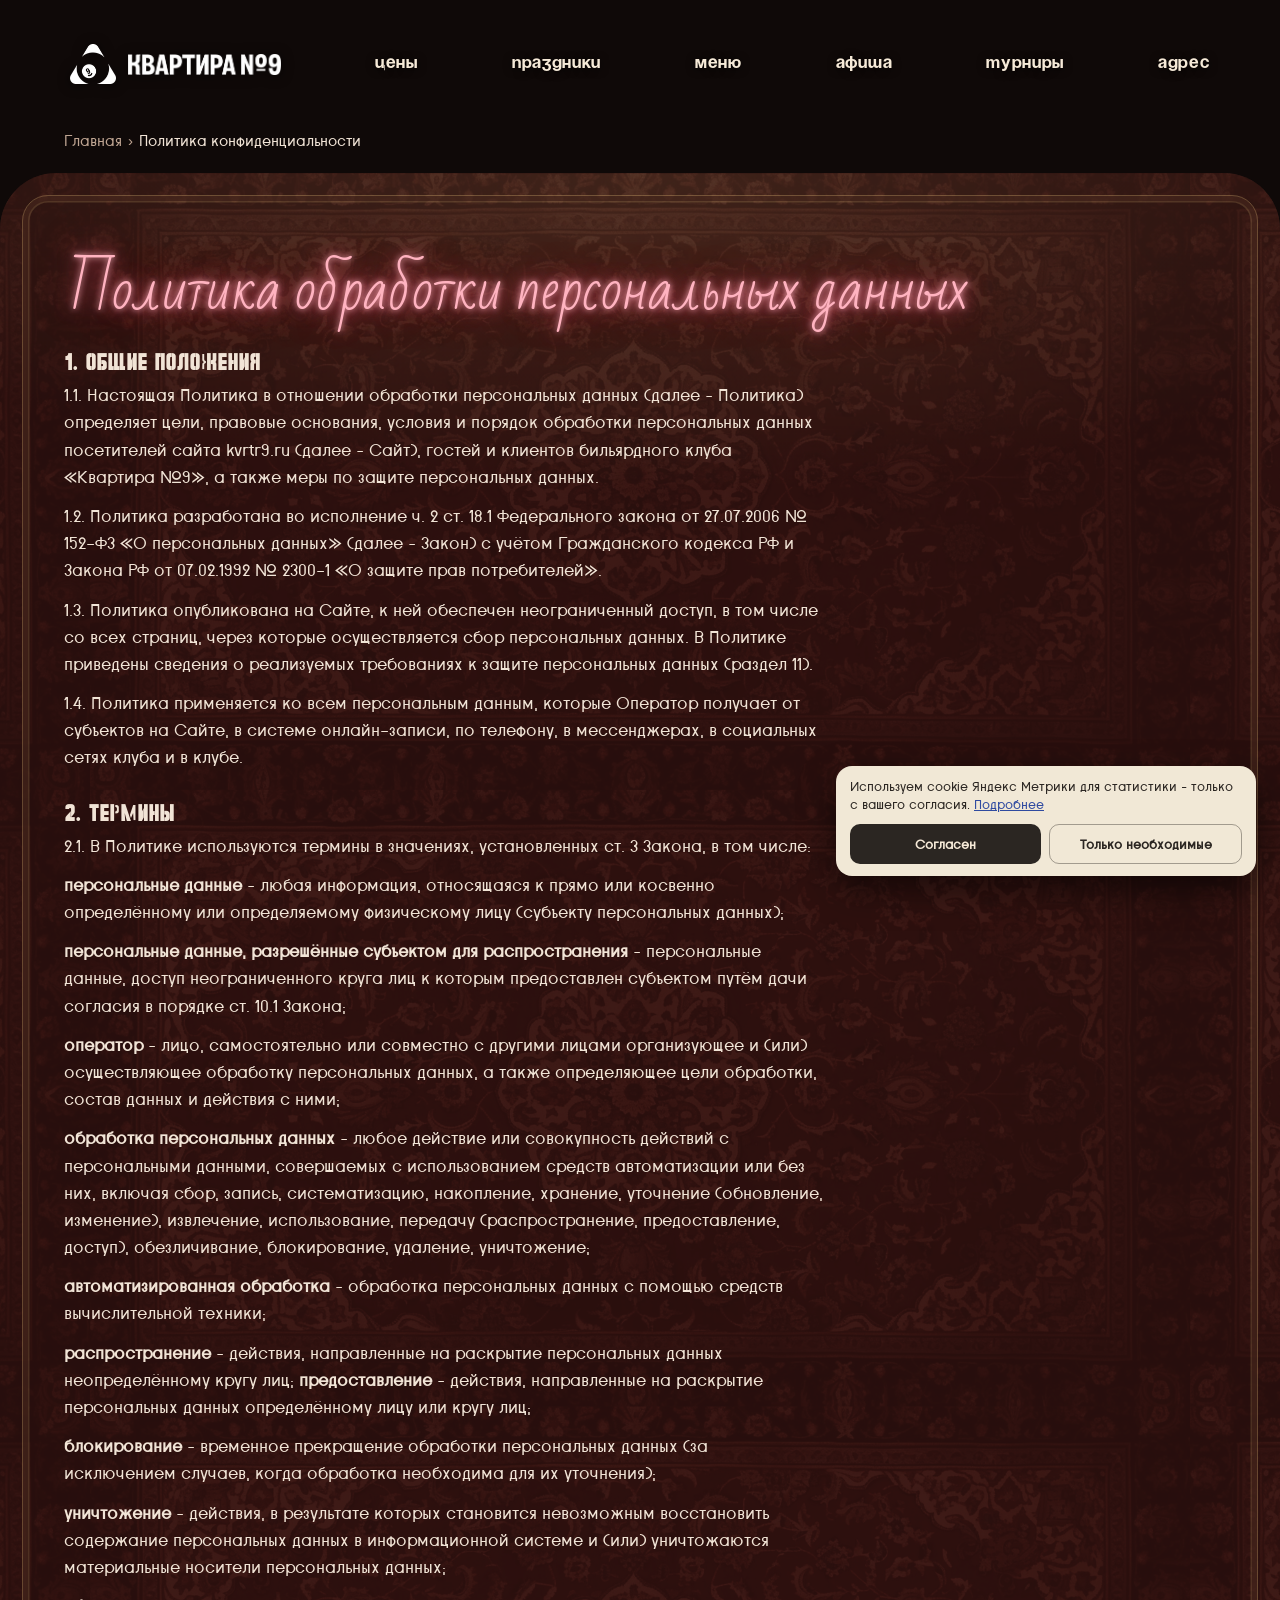
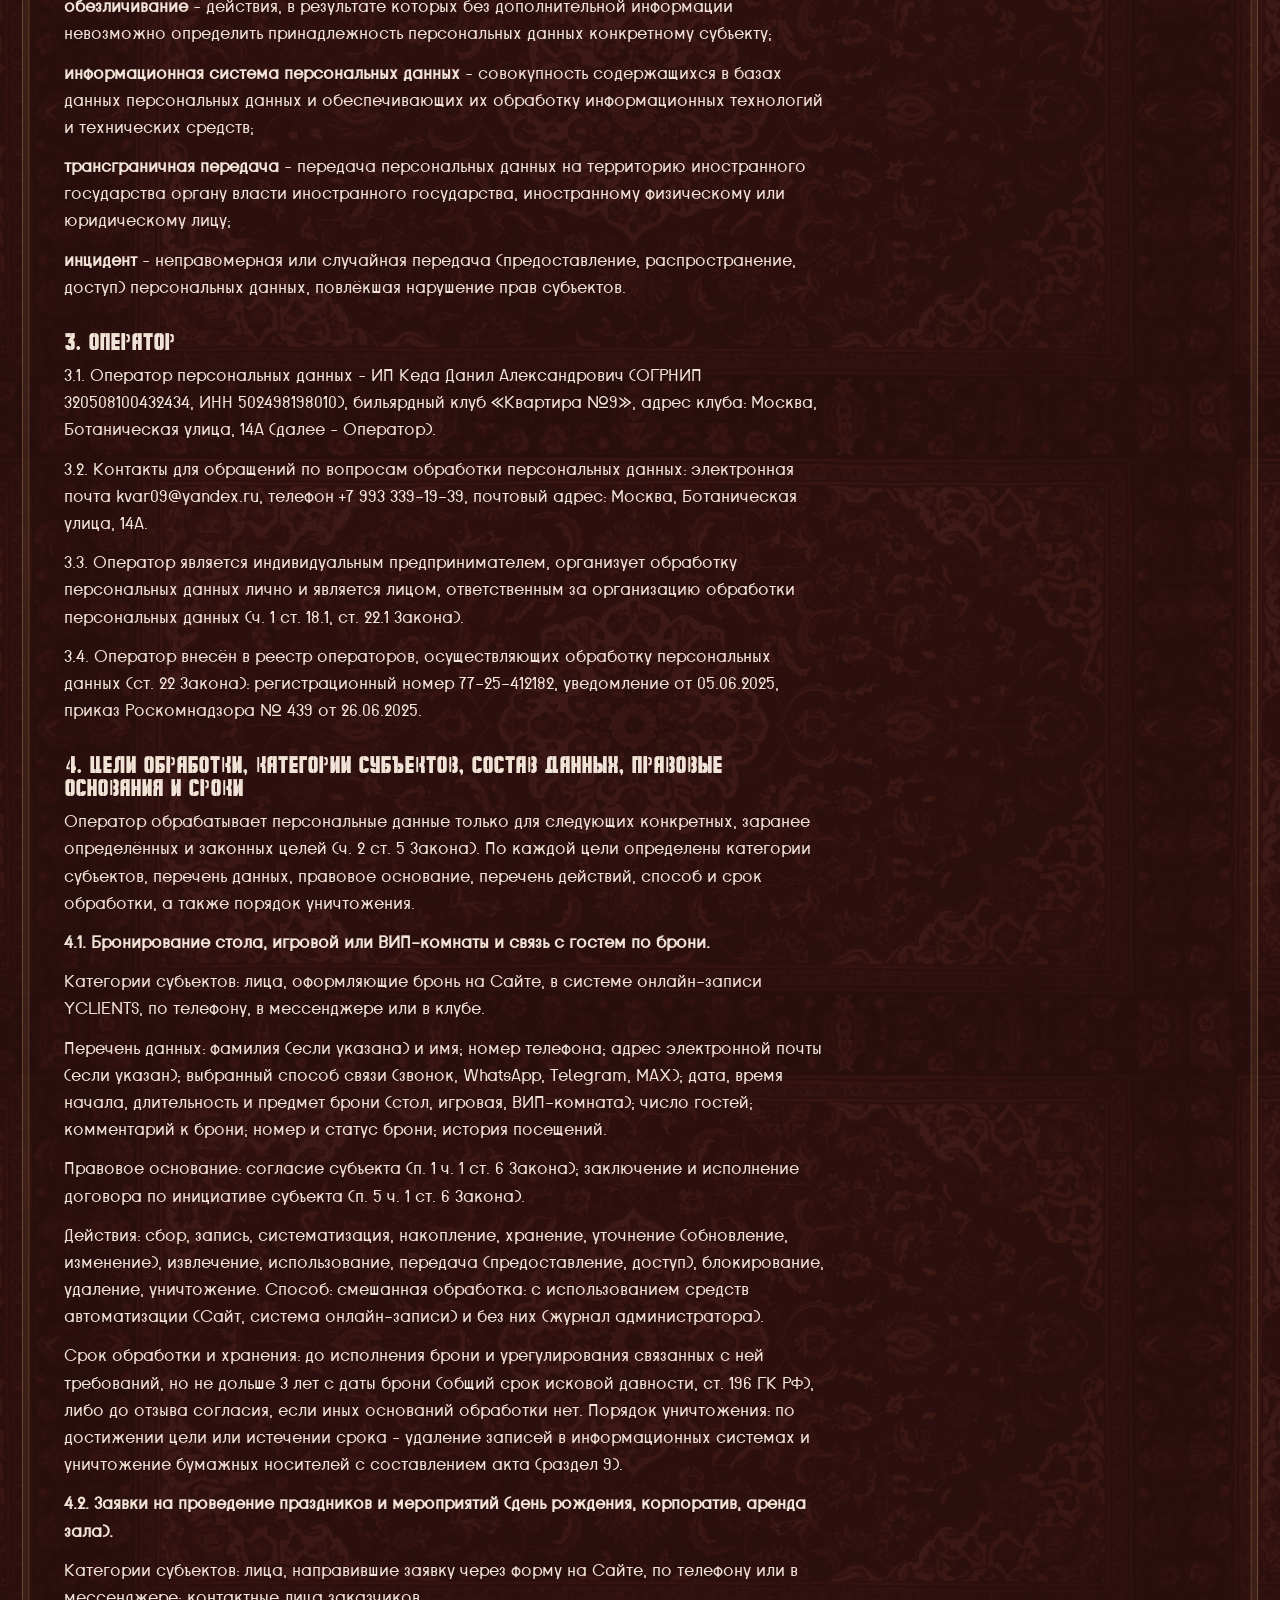
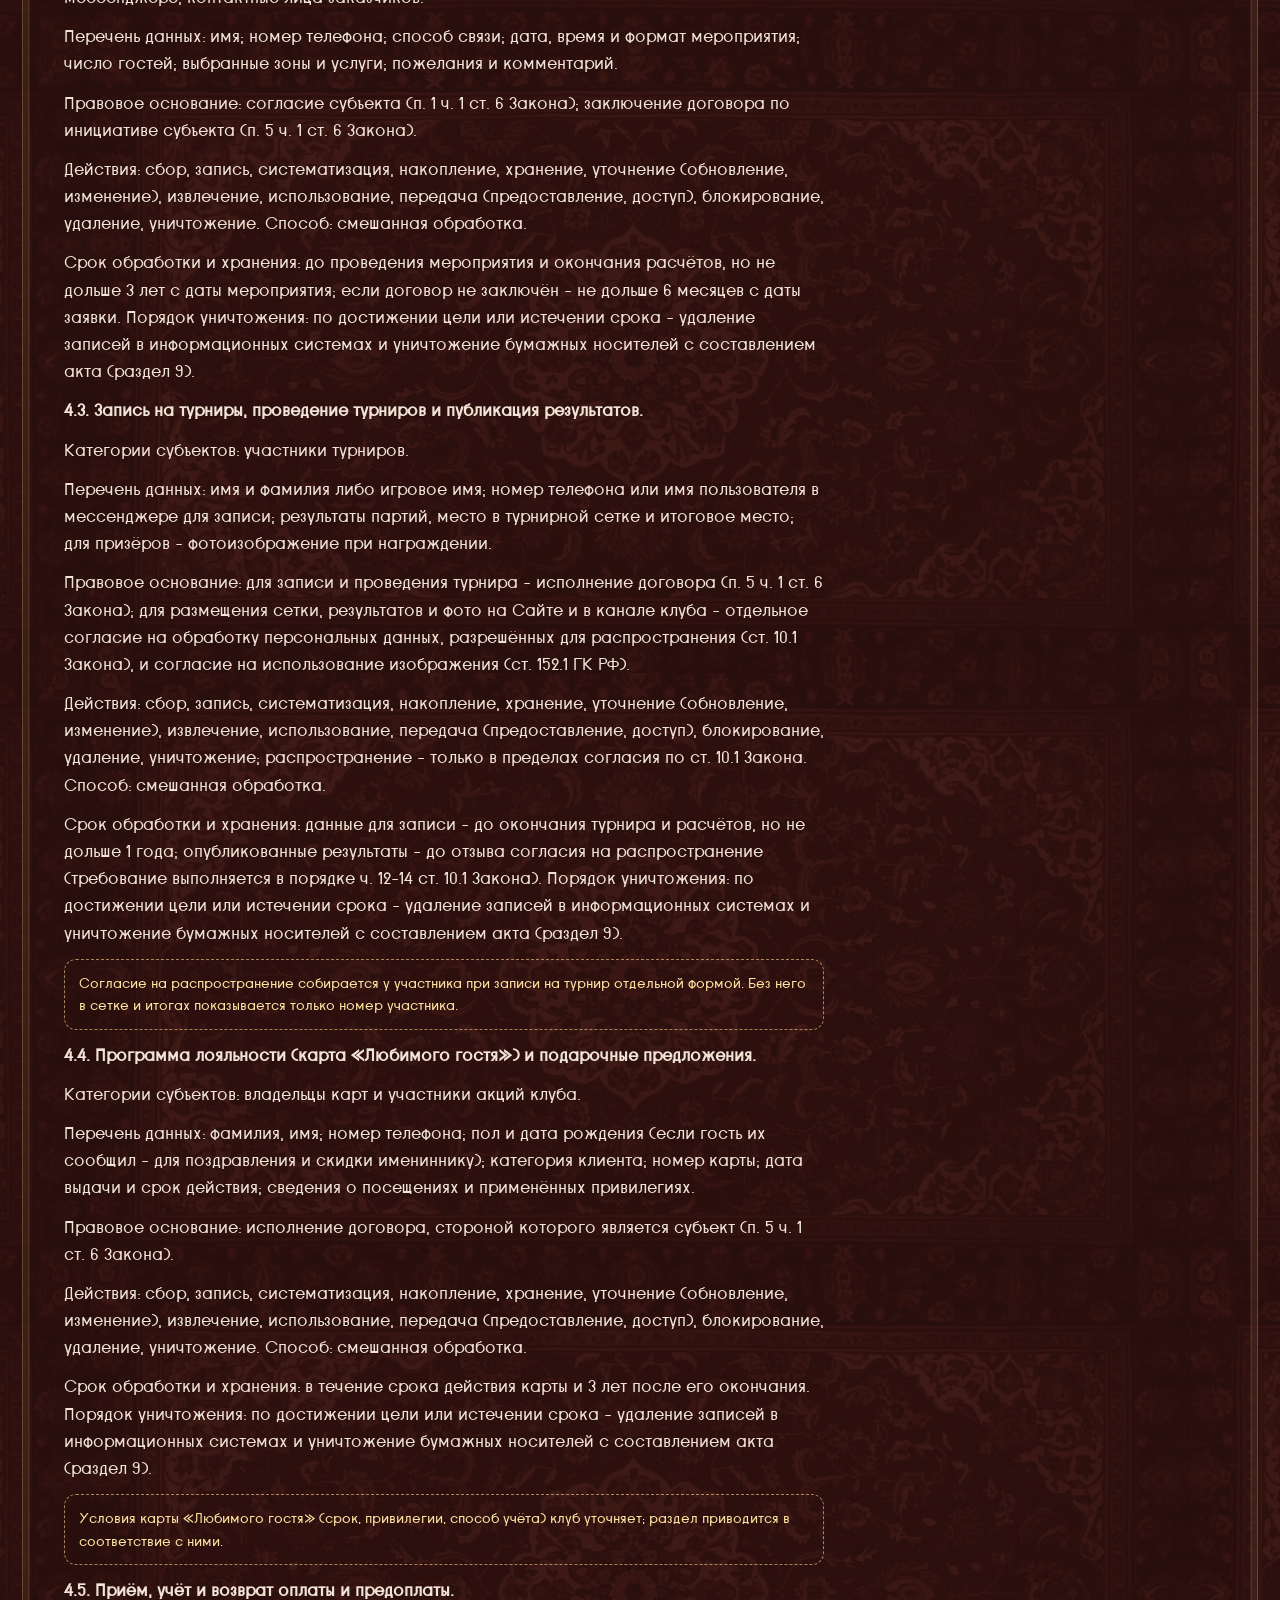
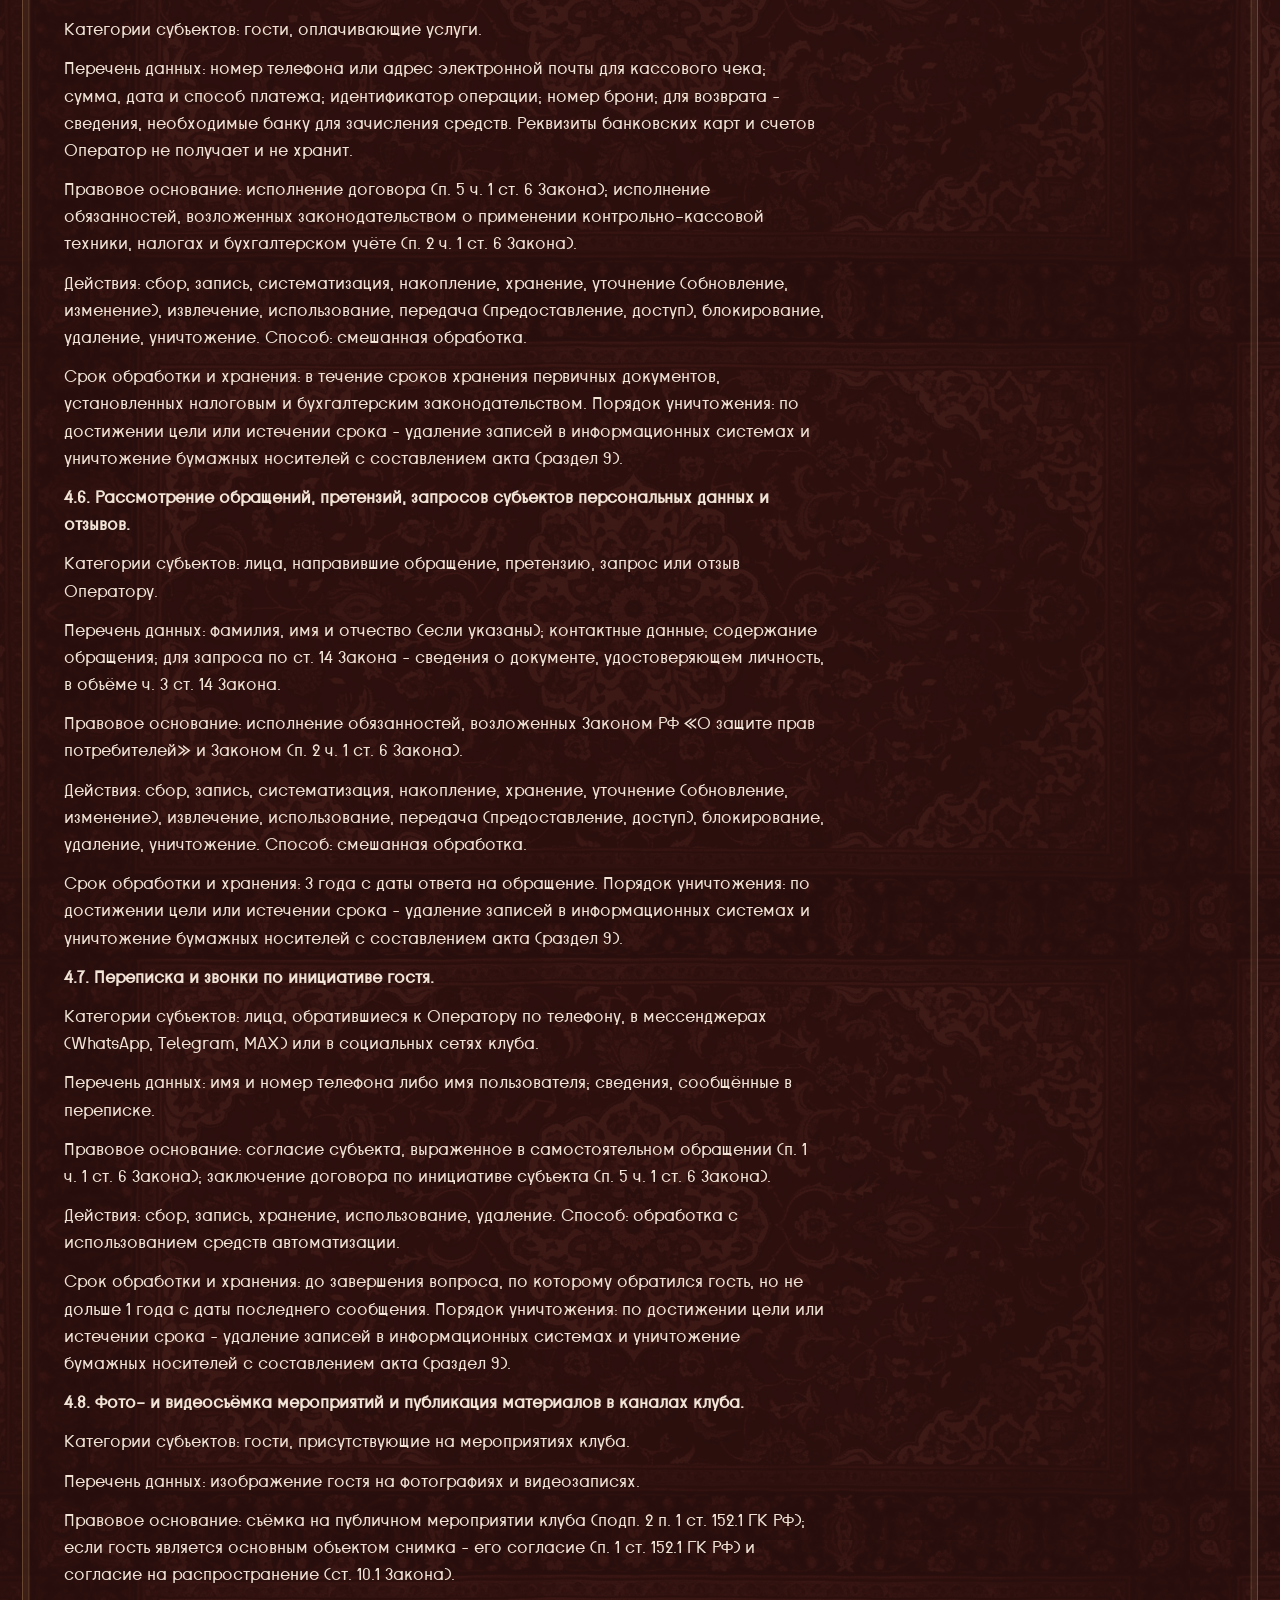
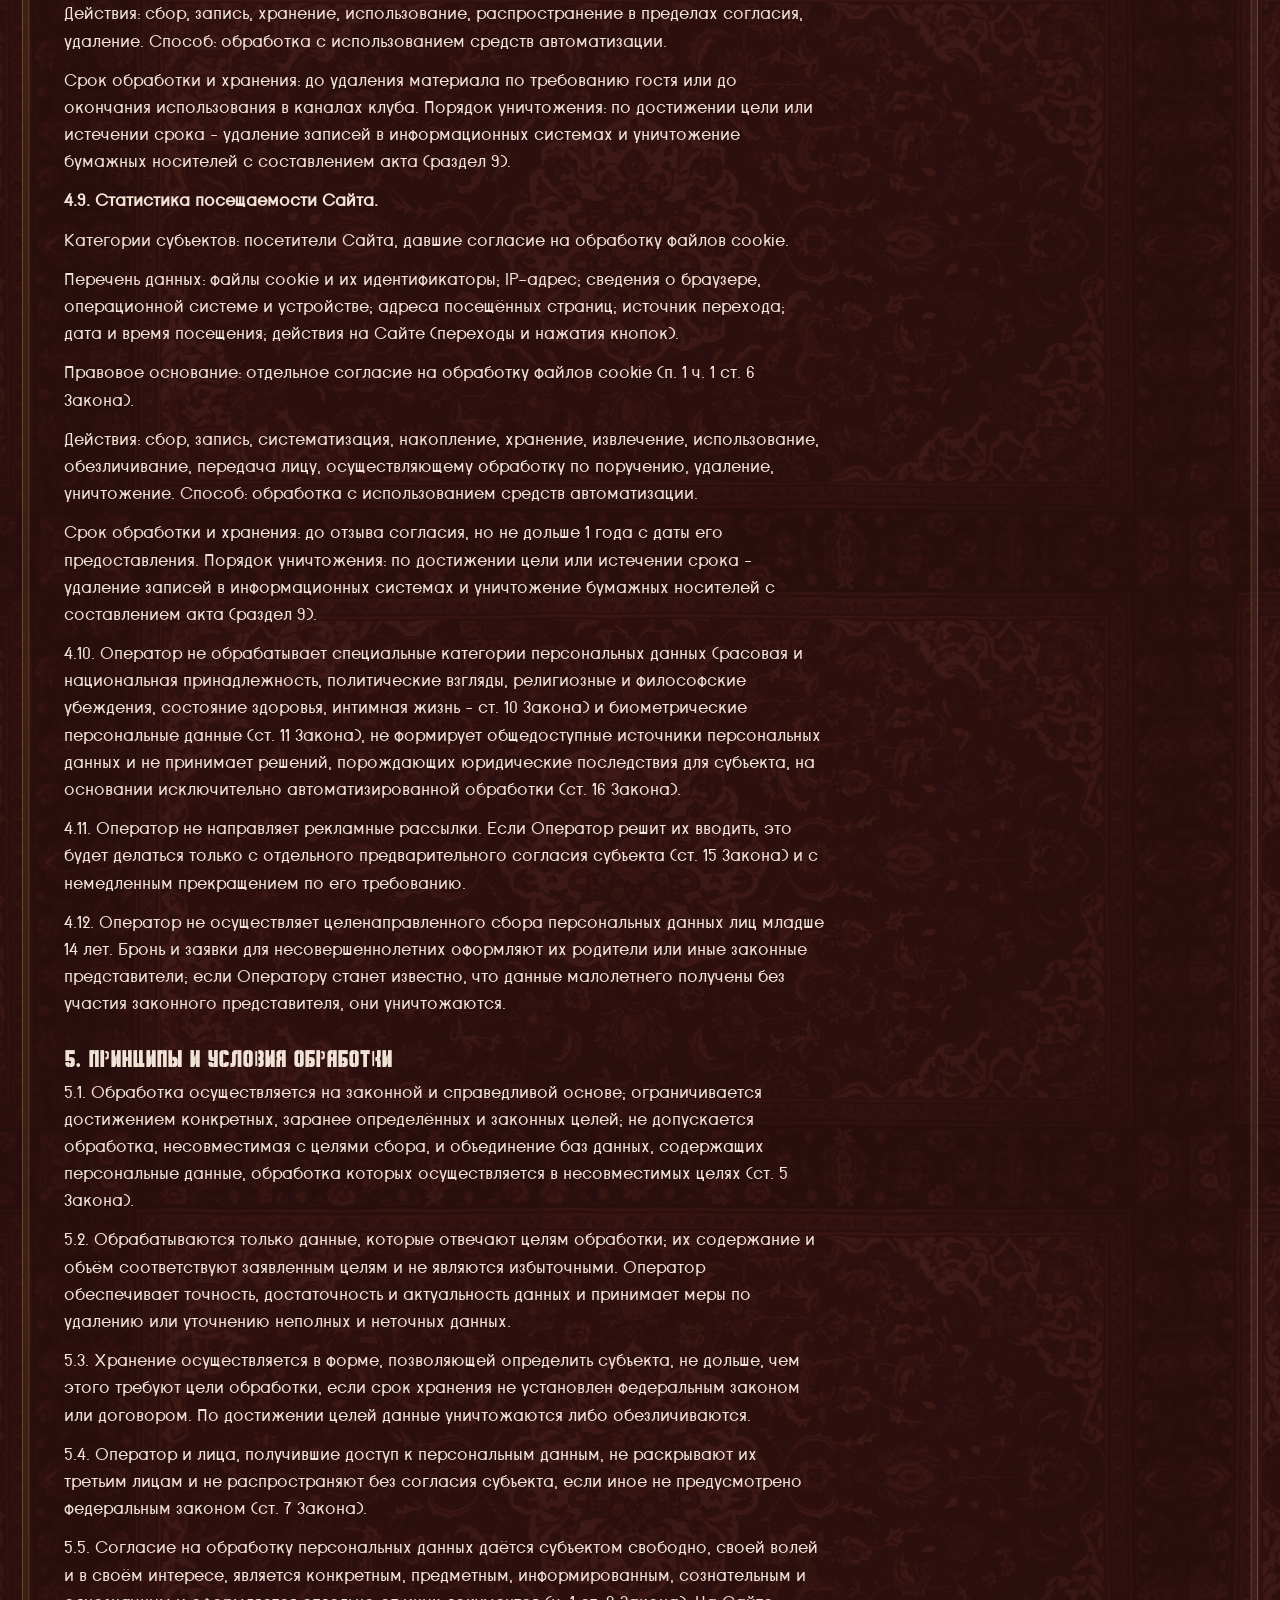
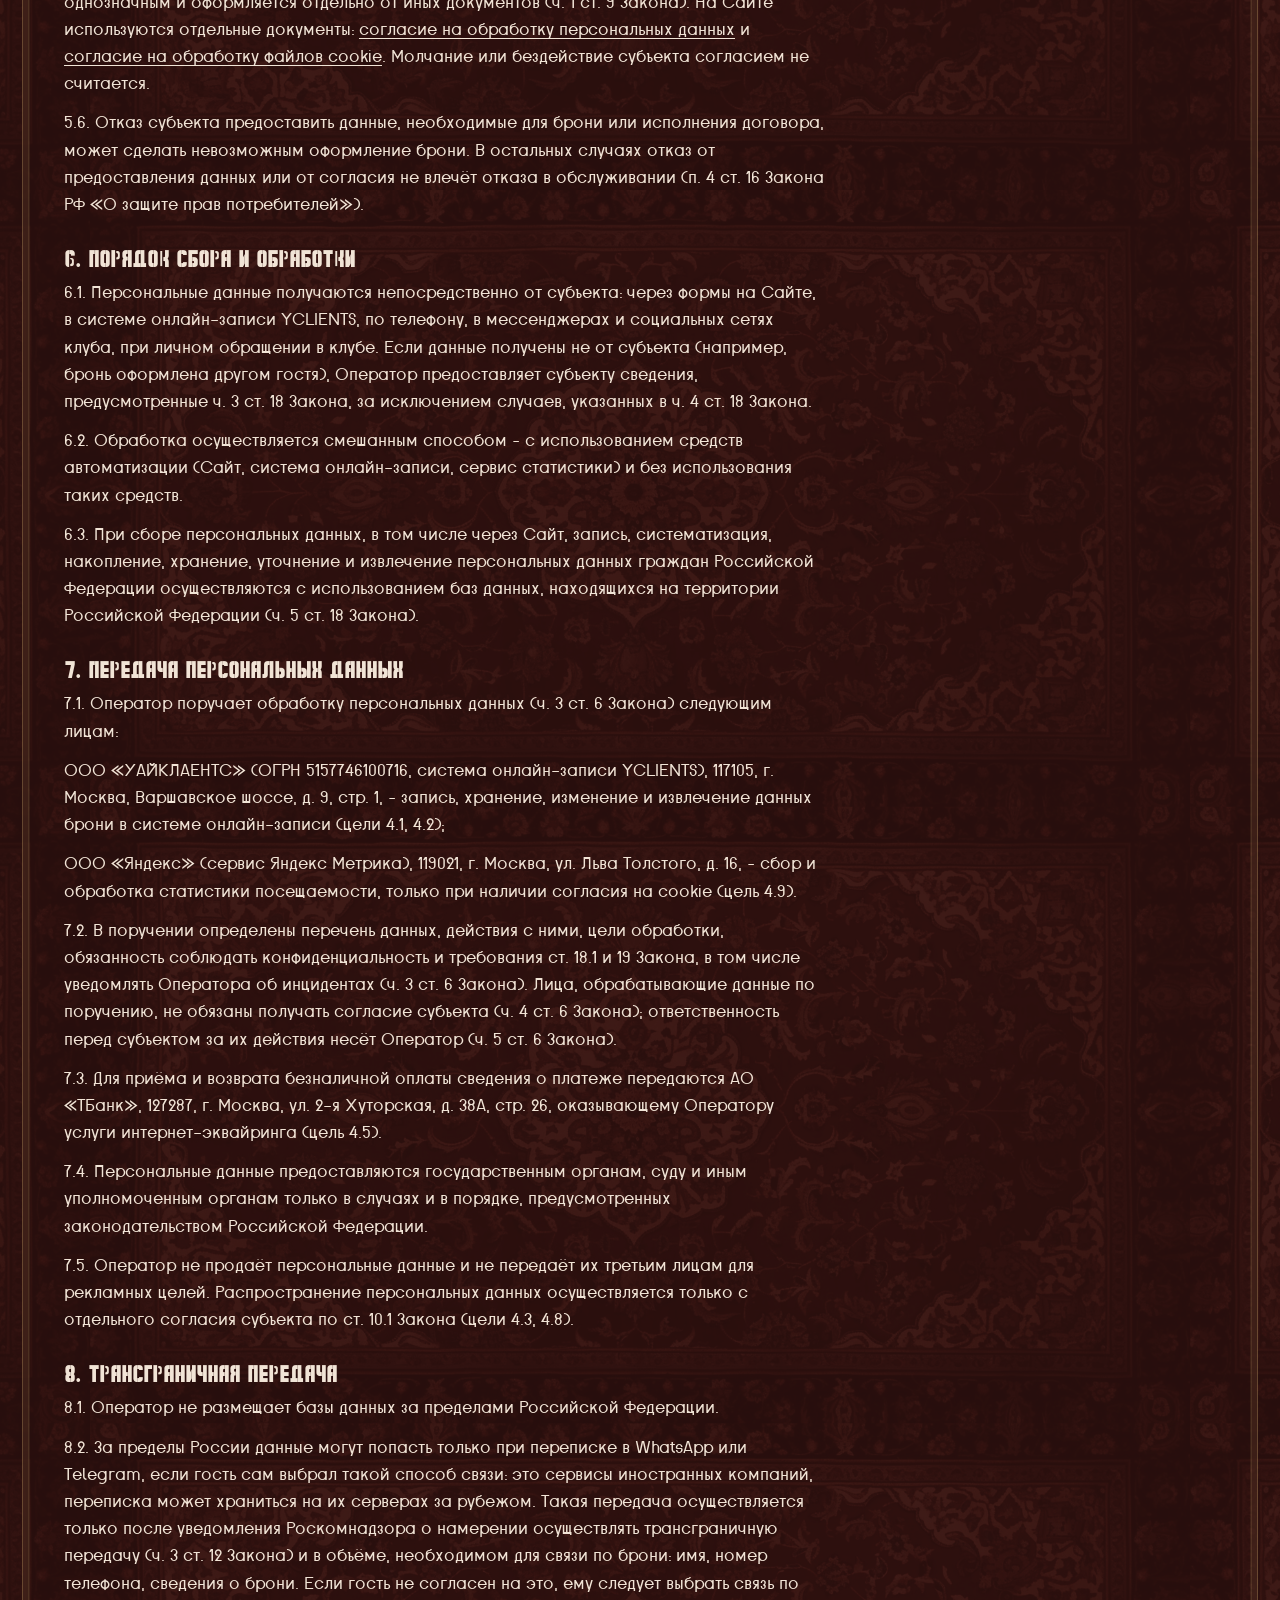
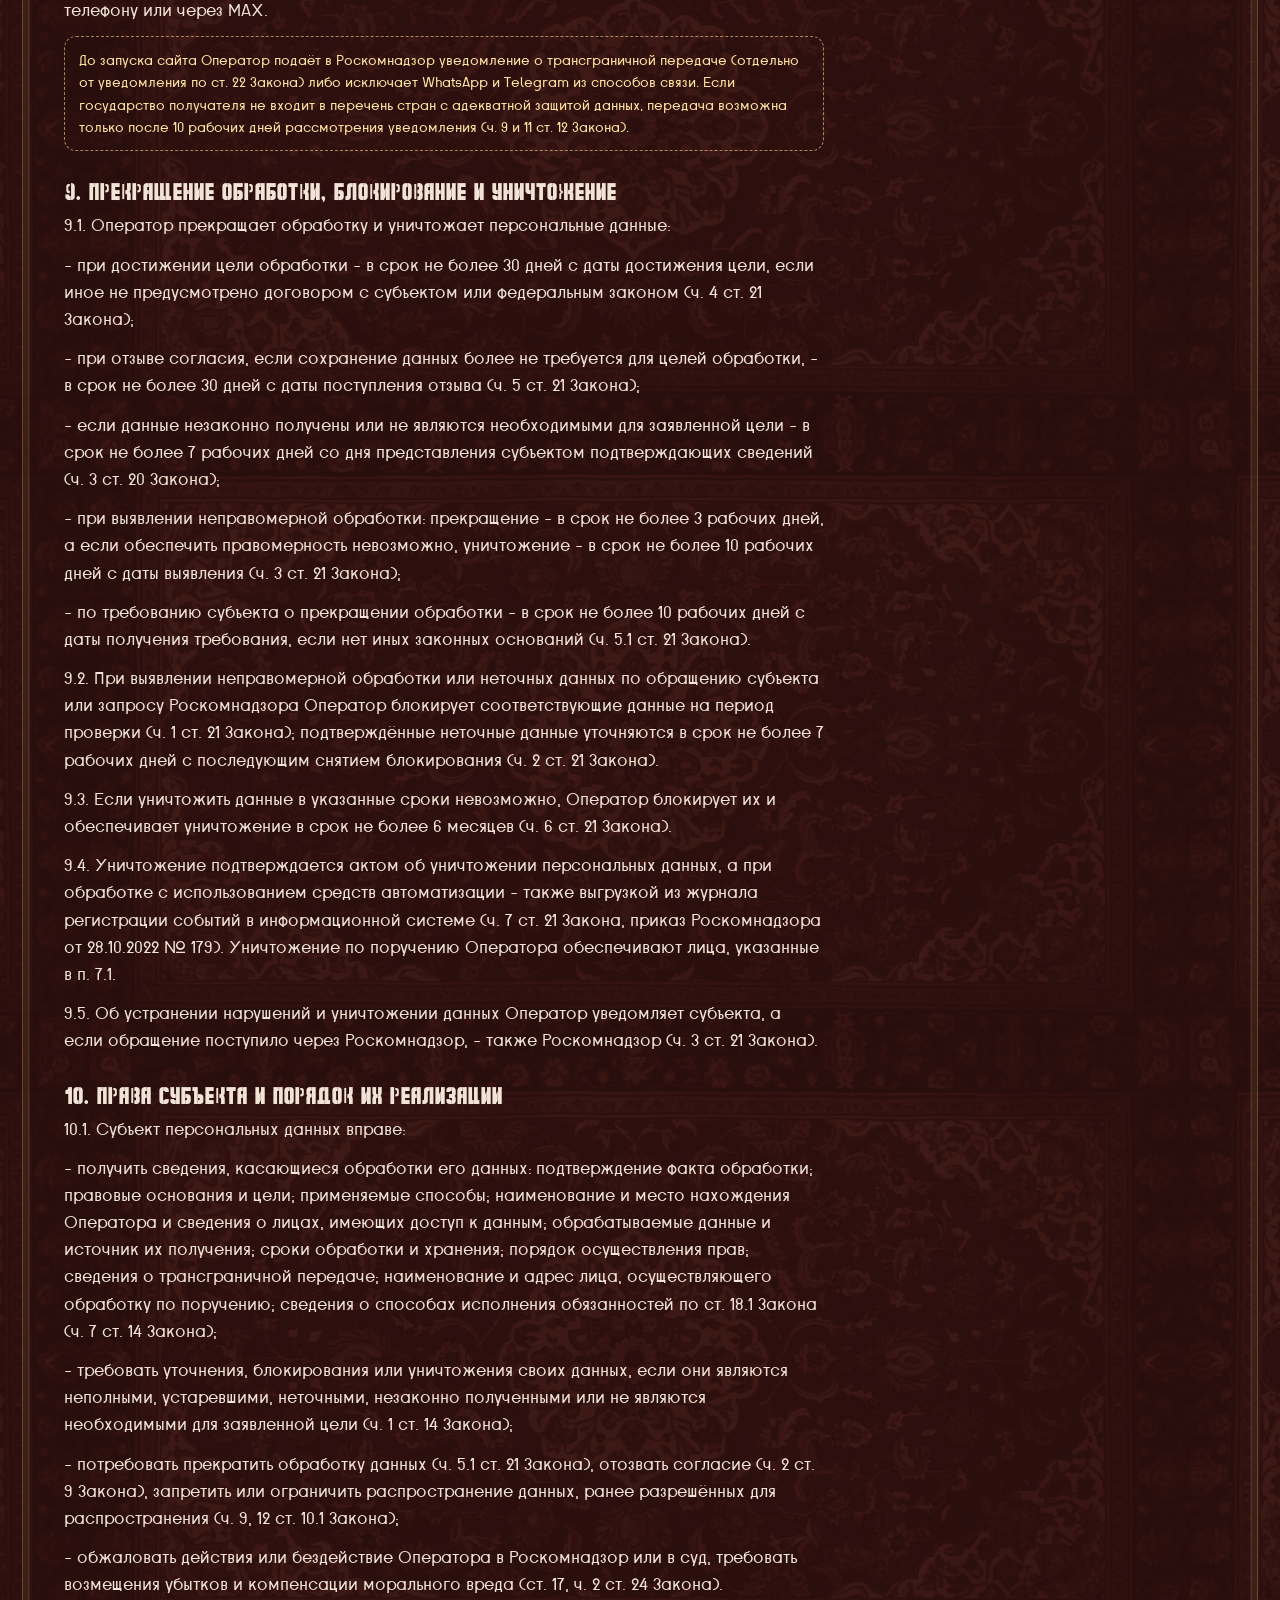
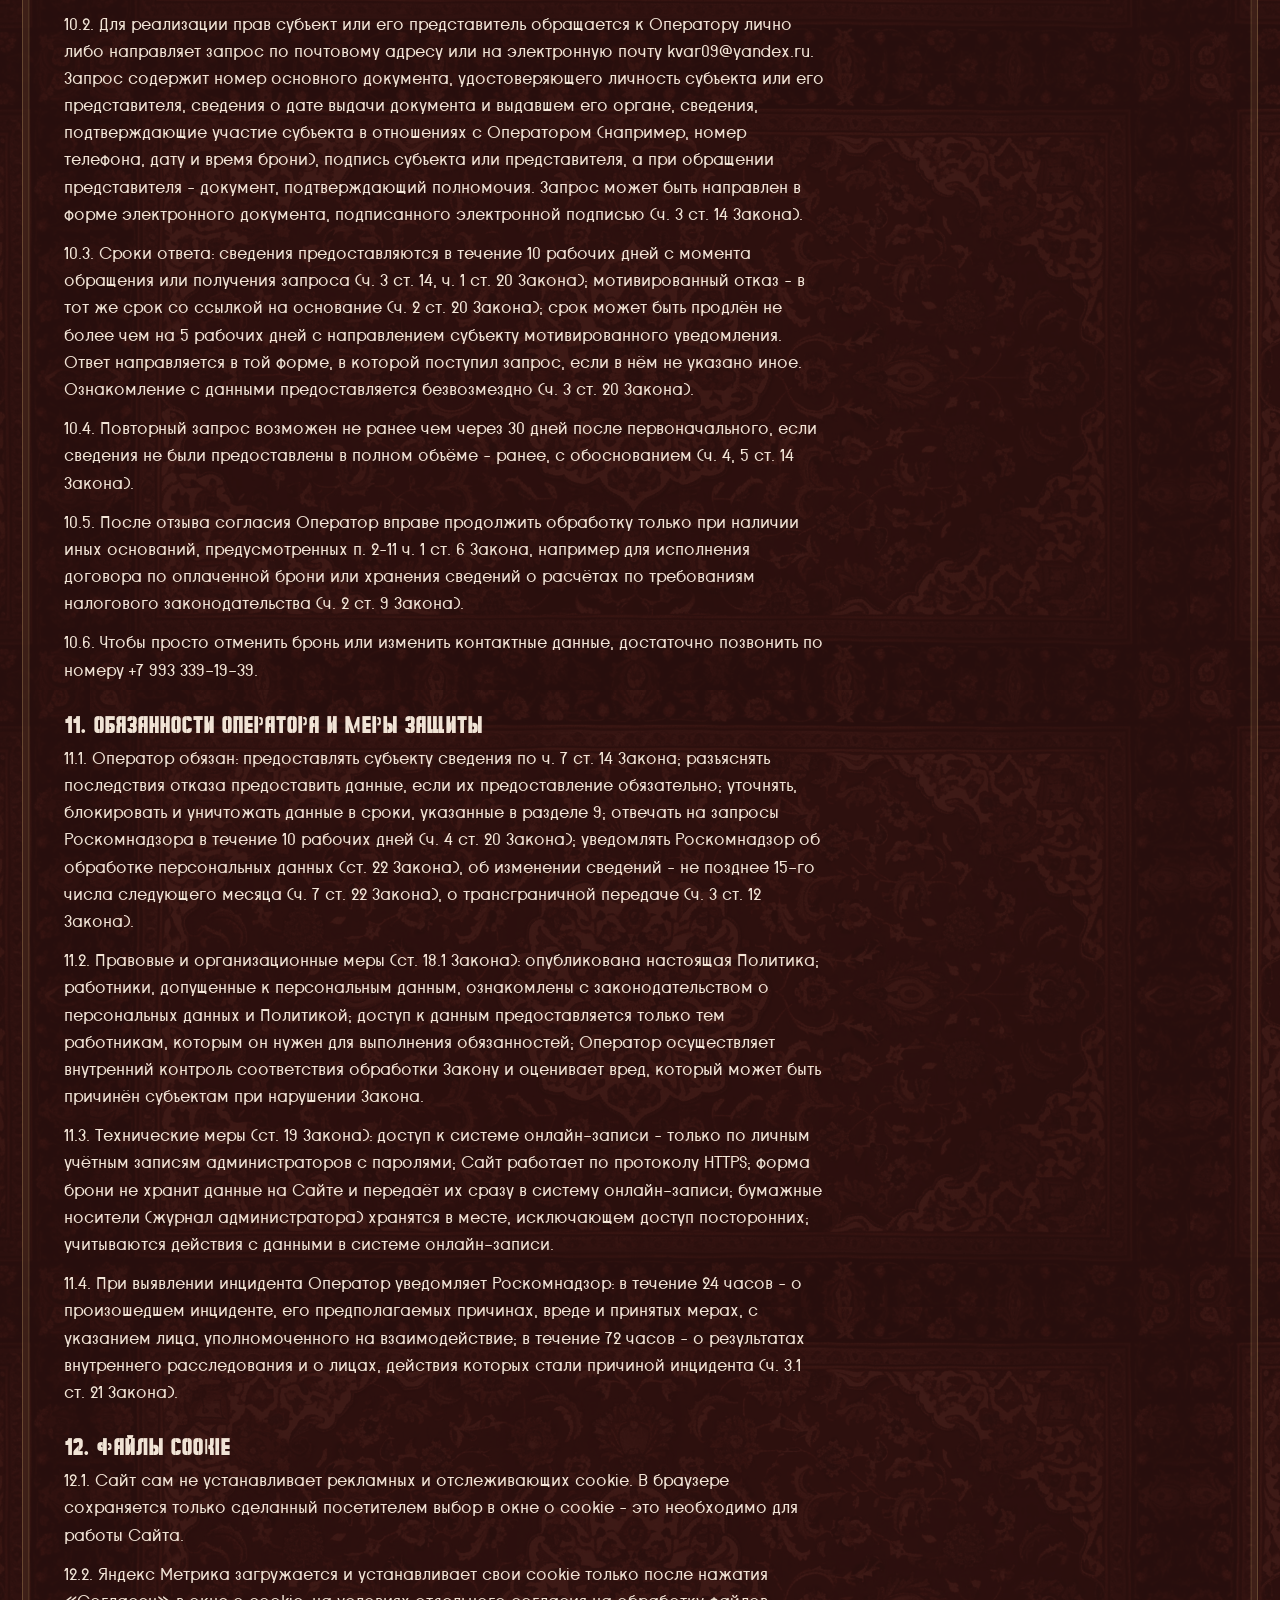
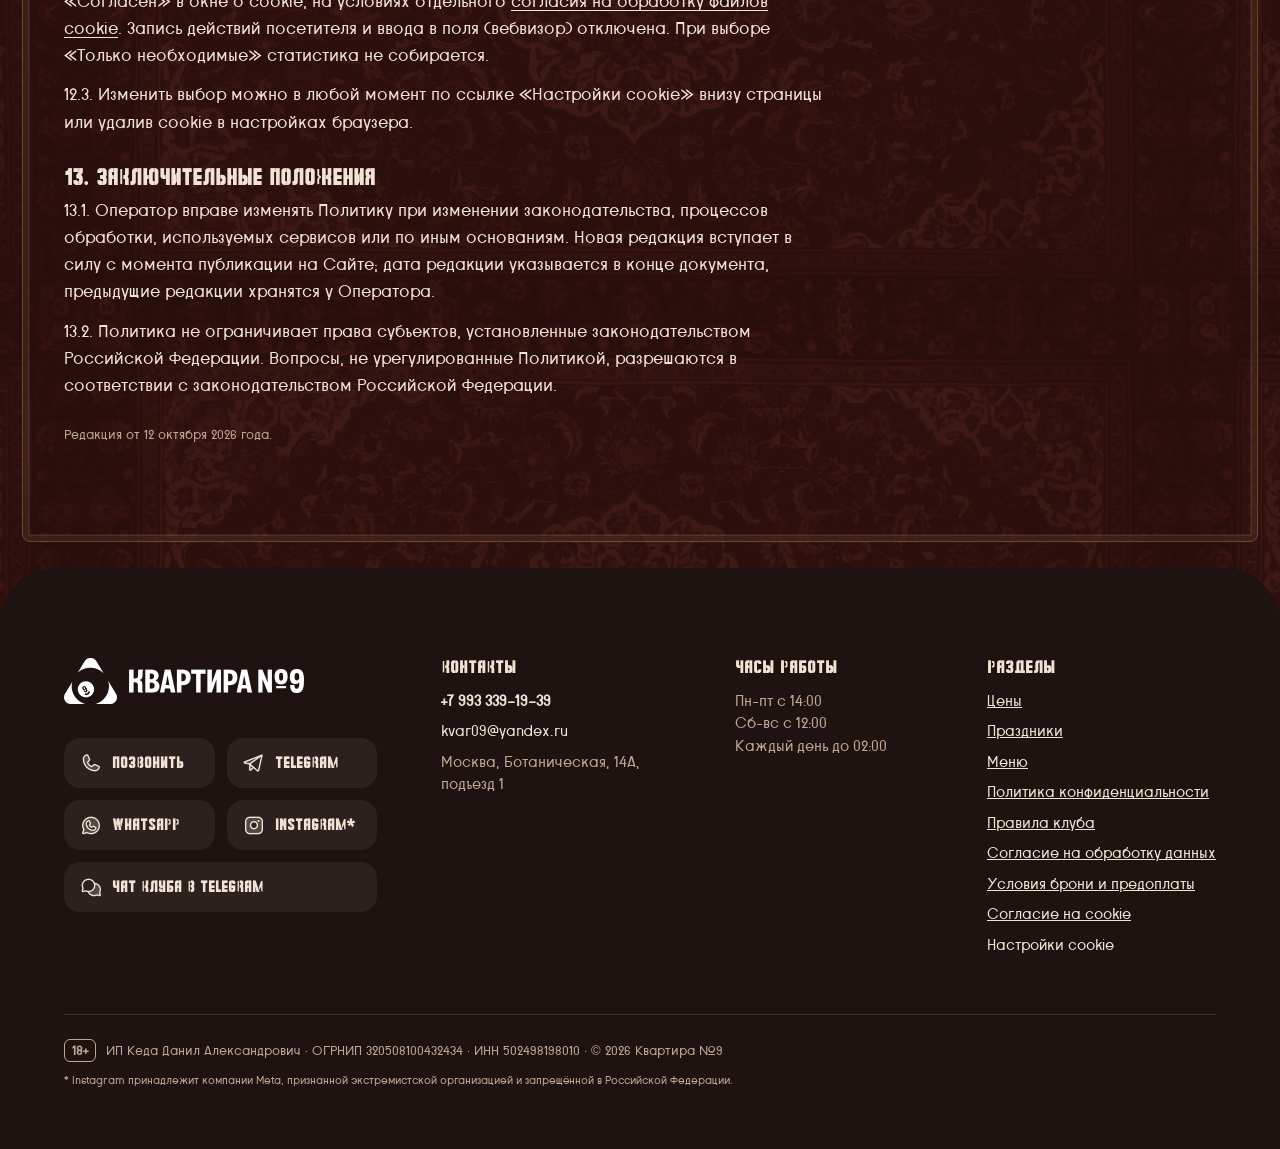
<file: privacy/index.html>
<!DOCTYPE html><html lang="ru" data-theme="burgundy" data-font="kosmos" data-tick="2" data-card="pola" data-tname="stencil"><head><meta charset="utf-8"><meta name="viewport" content="width=device-width, initial-scale=1, viewport-fit=cover"><meta name="theme-color" content="#120b0a"><link rel="icon" href="/favicon.jpg"><link rel="preload" href="/_astro/bad-script.CT7eCIl4.woff2" as="font" type="font/woff2" crossorigin><link rel="preload" href="/_astro/caveat-digits.C6lLI7Ka.woff2" as="font" type="font/woff2" crossorigin><link rel="preload" href="/_astro/proletarsk.BLAWgX2r.woff2" as="font" type="font/woff2" crossorigin><link rel="preload" href="/_astro/sowjetschablone.D4eQBPQ5.woff2" as="font" type="font/woff2" crossorigin><script>document.documentElement.classList.add('js'); setTimeout(function(){ if(!window.__revealReady) document.documentElement.classList.remove('js'); }, 1500);</script><title>Политика обработки персональных данных – Квартира №9</title><meta name="description" content="Как клуб Квартира №9 обрабатывает и защищает персональные данные гостей."><meta name="robots" content="noindex"><meta property="og:type" content="website"><meta property="og:locale" content="ru_RU"><meta property="og:site_name" content="Квартира №9"><meta property="og:title" content="Политика обработки персональных данных – Квартира №9"><meta property="og:description" content="Как клуб Квартира №9 обрабатывает и защищает персональные данные гостей."><meta property="og:url" content="https://kvrtr9.ru/privacy/"><meta property="og:image" content="https://kvrtr9.ru/_astro/hero155w.CEBqkdgs_28JILA.jpg"><meta name="twitter:card" content="summary_large_image"><script type="application/ld+json">{"@context":"https://schema.org","@type":"BreadcrumbList","itemListElement":[{"@type":"ListItem","position":1,"name":"Главная","item":"https://kvrtr9.ru/"},{"@type":"ListItem","position":2,"name":"Политика конфиденциальности","item":"https://kvrtr9.ru/privacy/"}]}</script><link rel="stylesheet" href="/_astro/Base.CiDOAEfD.css"><style>.crumbs[data-astro-cid-vx4iavld]{color:var(--muted);padding-top:92px;padding-bottom:48px;font-size:14px}ol[data-astro-cid-vx4iavld]{flex-wrap:wrap;gap:6px;margin:0;padding:0;list-style:none;display:flex}li[data-astro-cid-vx4iavld]:not(:last-child):after{content:"›";margin-left:6px}a[data-astro-cid-vx4iavld]{color:var(--muted);text-decoration:none}a[data-astro-cid-vx4iavld]:hover,[data-astro-cid-vx4iavld][aria-current]{color:var(--cream)}@media (width>=900px){.crumbs[data-astro-cid-vx4iavld]{padding-top:130px;padding-bottom:70px;font-size:15px}}
.body[data-astro-cid-ecugnumn]{max-width:760px;font-size:16px;line-height:1.6}.body[data-astro-cid-ecugnumn] h2{font:700 19px var(--fd);-webkit-text-stroke:0;margin:30px 0 8px}.body[data-astro-cid-ecugnumn] p{color:var(--text);margin:0 0 12px}.body[data-astro-cid-ecugnumn] .lead{color:var(--muted)}.body[data-astro-cid-ecugnumn] ol{gap:12px;margin:0;padding-left:22px;display:grid}.body[data-astro-cid-ecugnumn] li{color:var(--text);padding-left:4px}.body[data-astro-cid-ecugnumn] .draft{color:#ffe3a1;border:1.5px dashed #ffd68c99;border-radius:12px;padding:12px 14px;font-size:14px}.body[data-astro-cid-ecugnumn] mark{color:#ffe3a1;background:#ffd68c38;border-radius:4px;padding:0 4px}.body[data-astro-cid-ecugnumn] .ver{color:var(--muted);margin-top:26px;font-size:13px}.body[data-astro-cid-ecugnumn] a{color:var(--cream);text-underline-offset:3px}.body[data-astro-cid-ecugnumn] li::marker{color:var(--green);font-weight:800}@media (width>=900px){.body[data-astro-cid-ecugnumn]{font-size:17px}.body[data-astro-cid-ecugnumn] h2{font-size:22px}}
</style></head><body><a class="skip-link" href="#main">К содержимому</a><header class="hdr" id="hdr" data-astro-cid-nen7h5rs><div class="wrap" data-astro-cid-nen7h5rs><a class="logo" href="/" aria-label="Квартира №9, на главную" data-astro-cid-nen7h5rs><img src="/_astro/logo-mark.CCXDt5Lf_18lhKX.webp" alt data-astro-cid-nen7h5rs="true" loading="lazy" decoding="async" width="91" height="80" class="lm"><img src="/_astro/logo-word.BAPDpQVD_228Hl9.webp" alt data-astro-cid-nen7h5rs="true" loading="lazy" decoding="async" width="321" height="44" class="lw"></a><nav class="nav" aria-label="Основное меню" data-astro-cid-nen7h5rs><a href="/#tables" data-astro-cid-nen7h5rs>Цены</a><a href="/#events" data-astro-cid-nen7h5rs>Праздники</a><a href="/#menu" data-astro-cid-nen7h5rs>Меню</a><a href="/afisha/" data-astro-cid-nen7h5rs>Афиша</a><a href="/turniry/" data-astro-cid-nen7h5rs>Турниры</a><a href="/#route" data-astro-cid-nen7h5rs>Адрес</a></nav><button class="burger" type="button" aria-label="Открыть меню" aria-controls="nmenu" aria-expanded="false" data-astro-cid-nen7h5rs><i data-astro-cid-nen7h5rs></i></button></div></header><main id="main"><nav class="crumbs wrap" aria-label="Хлебные крошки" data-astro-cid-vx4iavld><ol data-astro-cid-vx4iavld><li data-astro-cid-vx4iavld><a href="/" data-astro-cid-vx4iavld>Главная</a></li><li data-astro-cid-vx4iavld><span aria-current="page" data-astro-cid-vx4iavld>Политика конфиденциальности</span></li></ol></nav><article class="sec sand rt doc" data-astro-cid-ecugnumn><div class="wrap" data-astro-cid-ecugnumn><div class="ttl"><h1>Политика обработки персональных данных</h1></div><div class="body" data-astro-cid-ecugnumn><h2>1. Общие положения</h2><p>1.1. Настоящая Политика в отношении обработки персональных данных (далее – Политика) определяет цели, правовые основания, условия и порядок обработки персональных данных посетителей сайта kvrtr9.ru (далее – Сайт), гостей и клиентов бильярдного клуба «Квартира №9», а также меры по защите персональных данных.</p><p>1.2. Политика разработана во исполнение ч. 2 ст. 18.1 Федерального закона от 27.07.2006 № 152-ФЗ «О персональных данных» (далее – Закон) с учётом Гражданского кодекса РФ и Закона РФ от 07.02.1992 № 2300-1 «О защите прав потребителей».</p><p>1.3. Политика опубликована на Сайте, к ней обеспечен неограниченный доступ, в том числе со всех страниц, через которые осуществляется сбор персональных данных. В Политике приведены сведения о реализуемых требованиях к защите персональных данных (раздел 11).</p><p>1.4. Политика применяется ко всем персональным данным, которые Оператор получает от субъектов на Сайте, в системе онлайн-записи, по телефону, в мессенджерах, в социальных сетях клуба и в клубе.</p><h2>2. Термины</h2><p>2.1. В Политике используются термины в значениях, установленных ст. 3 Закона, в том числе:</p><p><b>персональные данные</b> – любая информация, относящаяся к прямо или косвенно определённому или определяемому физическому лицу (субъекту персональных данных);</p><p><b>персональные данные, разрешённые субъектом для распространения</b> – персональные данные, доступ неограниченного круга лиц к которым предоставлен субъектом путём дачи согласия в порядке ст. 10.1 Закона;</p><p><b>оператор</b> – лицо, самостоятельно или совместно с другими лицами организующее и (или) осуществляющее обработку персональных данных, а также определяющее цели обработки, состав данных и действия с ними;</p><p><b>обработка персональных данных</b> – любое действие или совокупность действий с персональными данными, совершаемых с использованием средств автоматизации или без них, включая сбор, запись, систематизацию, накопление, хранение, уточнение (обновление, изменение), извлечение, использование, передачу (распространение, предоставление, доступ), обезличивание, блокирование, удаление, уничтожение;</p><p><b>автоматизированная обработка</b> – обработка персональных данных с помощью средств вычислительной техники;</p><p><b>распространение</b> – действия, направленные на раскрытие персональных данных неопределённому кругу лиц; <b>предоставление</b> – действия, направленные на раскрытие персональных данных определённому лицу или кругу лиц;</p><p><b>блокирование</b> – временное прекращение обработки персональных данных (за исключением случаев, когда обработка необходима для их уточнения);</p><p><b>уничтожение</b> – действия, в результате которых становится невозможным восстановить содержание персональных данных в информационной системе и (или) уничтожаются материальные носители персональных данных;</p><p><b>обезличивание</b> – действия, в результате которых без дополнительной информации невозможно определить принадлежность персональных данных конкретному субъекту;</p><p><b>информационная система персональных данных</b> – совокупность содержащихся в базах данных персональных данных и обеспечивающих их обработку информационных технологий и технических средств;</p><p><b>трансграничная передача</b> – передача персональных данных на территорию иностранного государства органу власти иностранного государства, иностранному физическому или юридическому лицу;</p><p><b>инцидент</b> – неправомерная или случайная передача (предоставление, распространение, доступ) персональных данных, повлёкшая нарушение прав субъектов.</p><h2>3. Оператор</h2><p>3.1. Оператор персональных данных – ИП Кеда Данил Александрович (ОГРНИП 320508100432434, ИНН 502498198010), бильярдный клуб «Квартира №9», адрес клуба: Москва, Ботаническая улица, 14А (далее – Оператор).</p><p>3.2. Контакты для обращений по вопросам обработки персональных данных: электронная почта kvar09@yandex.ru, телефон +7 993 339-19-39, почтовый адрес: Москва, Ботаническая улица, 14А.</p><p>3.3. Оператор является индивидуальным предпринимателем, организует обработку персональных данных лично и является лицом, ответственным за организацию обработки персональных данных (ч. 1 ст. 18.1, ст. 22.1 Закона).</p><p>3.4. Оператор внесён в реестр операторов, осуществляющих обработку персональных данных (ст. 22 Закона): регистрационный номер 77-25-412182, уведомление от 05.06.2025, приказ Роскомнадзора № 439 от 26.06.2025.</p><h2>4. Цели обработки, категории субъектов, состав данных, правовые основания и сроки</h2><p>Оператор обрабатывает персональные данные только для следующих конкретных, заранее определённых и законных целей (ч. 2 ст. 5 Закона). По каждой цели определены категории субъектов, перечень данных, правовое основание, перечень действий, способ и срок обработки, а также порядок уничтожения.</p><p><b>4.1. Бронирование стола, игровой или ВИП-комнаты и связь с гостем по брони.</b></p><p>Категории субъектов: лица, оформляющие бронь на Сайте, в системе онлайн-записи YCLIENTS, по телефону, в мессенджере или в клубе.</p><p>Перечень данных: фамилия (если указана) и имя; номер телефона; адрес электронной почты (если указан); выбранный способ связи (звонок, WhatsApp, Telegram, MAX); дата, время начала, длительность и предмет брони (стол, игровая, ВИП-комната); число гостей; комментарий к брони; номер и статус брони; история посещений.</p><p>Правовое основание: согласие субъекта (п. 1 ч. 1 ст. 6 Закона); заключение и исполнение договора по инициативе субъекта (п. 5 ч. 1 ст. 6 Закона).</p><p>Действия: сбор, запись, систематизация, накопление, хранение, уточнение (обновление, изменение), извлечение, использование, передача (предоставление, доступ), блокирование, удаление, уничтожение. Способ: смешанная обработка: с использованием средств автоматизации (Сайт, система онлайн-записи) и без них (журнал администратора).</p><p>Срок обработки и хранения: до исполнения брони и урегулирования связанных с ней требований, но не дольше 3 лет с даты брони (общий срок исковой давности, ст. 196 ГК РФ), либо до отзыва согласия, если иных оснований обработки нет. Порядок уничтожения: по достижении цели или истечении срока – удаление записей в информационных системах и уничтожение бумажных носителей с составлением акта (раздел 9).</p><p><b>4.2. Заявки на проведение праздников и мероприятий (день рождения, корпоратив, аренда зала).</b></p><p>Категории субъектов: лица, направившие заявку через форму на Сайте, по телефону или в мессенджере; контактные лица заказчиков.</p><p>Перечень данных: имя; номер телефона; способ связи; дата, время и формат мероприятия; число гостей; выбранные зоны и услуги; пожелания и комментарий.</p><p>Правовое основание: согласие субъекта (п. 1 ч. 1 ст. 6 Закона); заключение договора по инициативе субъекта (п. 5 ч. 1 ст. 6 Закона).</p><p>Действия: сбор, запись, систематизация, накопление, хранение, уточнение (обновление, изменение), извлечение, использование, передача (предоставление, доступ), блокирование, удаление, уничтожение. Способ: смешанная обработка.</p><p>Срок обработки и хранения: до проведения мероприятия и окончания расчётов, но не дольше 3 лет с даты мероприятия; если договор не заключён – не дольше 6 месяцев с даты заявки. Порядок уничтожения: по достижении цели или истечении срока – удаление записей в информационных системах и уничтожение бумажных носителей с составлением акта (раздел 9).</p><p><b>4.3. Запись на турниры, проведение турниров и публикация результатов.</b></p><p>Категории субъектов: участники турниров.</p><p>Перечень данных: имя и фамилия либо игровое имя; номер телефона или имя пользователя в мессенджере для записи; результаты партий, место в турнирной сетке и итоговое место; для призёров – фотоизображение при награждении.</p><p>Правовое основание: для записи и проведения турнира – исполнение договора (п. 5 ч. 1 ст. 6 Закона); для размещения сетки, результатов и фото на Сайте и в канале клуба – отдельное согласие на обработку персональных данных, разрешённых для распространения (ст. 10.1 Закона), и согласие на использование изображения (ст. 152.1 ГК РФ).</p><p>Действия: сбор, запись, систематизация, накопление, хранение, уточнение (обновление, изменение), извлечение, использование, передача (предоставление, доступ), блокирование, удаление, уничтожение; распространение – только в пределах согласия по ст. 10.1 Закона. Способ: смешанная обработка.</p><p>Срок обработки и хранения: данные для записи – до окончания турнира и расчётов, но не дольше 1 года; опубликованные результаты – до отзыва согласия на распространение (требование выполняется в порядке ч. 12–14 ст. 10.1 Закона). Порядок уничтожения: по достижении цели или истечении срока – удаление записей в информационных системах и уничтожение бумажных носителей с составлением акта (раздел 9).</p><p class="draft">Согласие на распространение собирается у участника при записи на турнир отдельной формой. Без него в сетке и итогах показывается только номер участника.</p><p><b>4.4. Программа лояльности (карта «Любимого гостя») и подарочные предложения.</b></p><p>Категории субъектов: владельцы карт и участники акций клуба.</p><p>Перечень данных: фамилия, имя; номер телефона; пол и дата рождения (если гость их сообщил – для поздравления и скидки имениннику); категория клиента; номер карты; дата выдачи и срок действия; сведения о посещениях и применённых привилегиях.</p><p>Правовое основание: исполнение договора, стороной которого является субъект (п. 5 ч. 1 ст. 6 Закона).</p><p>Действия: сбор, запись, систематизация, накопление, хранение, уточнение (обновление, изменение), извлечение, использование, передача (предоставление, доступ), блокирование, удаление, уничтожение. Способ: смешанная обработка.</p><p>Срок обработки и хранения: в течение срока действия карты и 3 лет после его окончания. Порядок уничтожения: по достижении цели или истечении срока – удаление записей в информационных системах и уничтожение бумажных носителей с составлением акта (раздел 9).</p><p class="draft">Условия карты «Любимого гостя» (срок, привилегии, способ учёта) клуб уточняет; раздел приводится в соответствие с ними.</p><p><b>4.5. Приём, учёт и возврат оплаты и предоплаты.</b></p><p>Категории субъектов: гости, оплачивающие услуги.</p><p>Перечень данных: номер телефона или адрес электронной почты для кассового чека; сумма, дата и способ платежа; идентификатор операции; номер брони; для возврата – сведения, необходимые банку для зачисления средств. Реквизиты банковских карт и счетов Оператор не получает и не хранит.</p><p>Правовое основание: исполнение договора (п. 5 ч. 1 ст. 6 Закона); исполнение обязанностей, возложенных законодательством о применении контрольно-кассовой техники, налогах и бухгалтерском учёте (п. 2 ч. 1 ст. 6 Закона).</p><p>Действия: сбор, запись, систематизация, накопление, хранение, уточнение (обновление, изменение), извлечение, использование, передача (предоставление, доступ), блокирование, удаление, уничтожение. Способ: смешанная обработка.</p><p>Срок обработки и хранения: в течение сроков хранения первичных документов, установленных налоговым и бухгалтерским законодательством. Порядок уничтожения: по достижении цели или истечении срока – удаление записей в информационных системах и уничтожение бумажных носителей с составлением акта (раздел 9).</p><p><b>4.6. Рассмотрение обращений, претензий, запросов субъектов персональных данных и отзывов.</b></p><p>Категории субъектов: лица, направившие обращение, претензию, запрос или отзыв Оператору.</p><p>Перечень данных: фамилия, имя и отчество (если указаны); контактные данные; содержание обращения; для запроса по ст. 14 Закона – сведения о документе, удостоверяющем личность, в объёме ч. 3 ст. 14 Закона.</p><p>Правовое основание: исполнение обязанностей, возложенных Законом РФ «О защите прав потребителей» и Законом (п. 2 ч. 1 ст. 6 Закона).</p><p>Действия: сбор, запись, систематизация, накопление, хранение, уточнение (обновление, изменение), извлечение, использование, передача (предоставление, доступ), блокирование, удаление, уничтожение. Способ: смешанная обработка.</p><p>Срок обработки и хранения: 3 года с даты ответа на обращение. Порядок уничтожения: по достижении цели или истечении срока – удаление записей в информационных системах и уничтожение бумажных носителей с составлением акта (раздел 9).</p><p><b>4.7. Переписка и звонки по инициативе гостя.</b></p><p>Категории субъектов: лица, обратившиеся к Оператору по телефону, в мессенджерах (WhatsApp, Telegram, MAX) или в социальных сетях клуба.</p><p>Перечень данных: имя и номер телефона либо имя пользователя; сведения, сообщённые в переписке.</p><p>Правовое основание: согласие субъекта, выраженное в самостоятельном обращении (п. 1 ч. 1 ст. 6 Закона); заключение договора по инициативе субъекта (п. 5 ч. 1 ст. 6 Закона).</p><p>Действия: сбор, запись, хранение, использование, удаление. Способ: обработка с использованием средств автоматизации.</p><p>Срок обработки и хранения: до завершения вопроса, по которому обратился гость, но не дольше 1 года с даты последнего сообщения. Порядок уничтожения: по достижении цели или истечении срока – удаление записей в информационных системах и уничтожение бумажных носителей с составлением акта (раздел 9).</p><p><b>4.8. Фото- и видеосъёмка мероприятий и публикация материалов в каналах клуба.</b></p><p>Категории субъектов: гости, присутствующие на мероприятиях клуба.</p><p>Перечень данных: изображение гостя на фотографиях и видеозаписях.</p><p>Правовое основание: съёмка на публичном мероприятии клуба (подп. 2 п. 1 ст. 152.1 ГК РФ); если гость является основным объектом снимка – его согласие (п. 1 ст. 152.1 ГК РФ) и согласие на распространение (ст. 10.1 Закона).</p><p>Действия: сбор, запись, хранение, использование, распространение в пределах согласия, удаление. Способ: обработка с использованием средств автоматизации.</p><p>Срок обработки и хранения: до удаления материала по требованию гостя или до окончания использования в каналах клуба. Порядок уничтожения: по достижении цели или истечении срока – удаление записей в информационных системах и уничтожение бумажных носителей с составлением акта (раздел 9).</p><p><b>4.9. Статистика посещаемости Сайта.</b></p><p>Категории субъектов: посетители Сайта, давшие согласие на обработку файлов cookie.</p><p>Перечень данных: файлы cookie и их идентификаторы; IP-адрес; сведения о браузере, операционной системе и устройстве; адреса посещённых страниц; источник перехода; дата и время посещения; действия на Сайте (переходы и нажатия кнопок).</p><p>Правовое основание: отдельное согласие на обработку файлов cookie (п. 1 ч. 1 ст. 6 Закона).</p><p>Действия: сбор, запись, систематизация, накопление, хранение, извлечение, использование, обезличивание, передача лицу, осуществляющему обработку по поручению, удаление, уничтожение. Способ: обработка с использованием средств автоматизации.</p><p>Срок обработки и хранения: до отзыва согласия, но не дольше 1 года с даты его предоставления. Порядок уничтожения: по достижении цели или истечении срока – удаление записей в информационных системах и уничтожение бумажных носителей с составлением акта (раздел 9).</p><p>4.10. Оператор не обрабатывает специальные категории персональных данных (расовая и национальная принадлежность, политические взгляды, религиозные и философские убеждения, состояние здоровья, интимная жизнь – ст. 10 Закона) и биометрические персональные данные (ст. 11 Закона), не формирует общедоступные источники персональных данных и не принимает решений, порождающих юридические последствия для субъекта, на основании исключительно автоматизированной обработки (ст. 16 Закона).</p><p>4.11. Оператор не направляет рекламные рассылки. Если Оператор решит их вводить, это будет делаться только с отдельного предварительного согласия субъекта (ст. 15 Закона) и с немедленным прекращением по его требованию.</p><p>4.12. Оператор не осуществляет целенаправленного сбора персональных данных лиц младше 14 лет. Бронь и заявки для несовершеннолетних оформляют их родители или иные законные представители; если Оператору станет известно, что данные малолетнего получены без участия законного представителя, они уничтожаются.</p><h2>5. Принципы и условия обработки</h2><p>5.1. Обработка осуществляется на законной и справедливой основе; ограничивается достижением конкретных, заранее определённых и законных целей; не допускается обработка, несовместимая с целями сбора, и объединение баз данных, содержащих персональные данные, обработка которых осуществляется в несовместимых целях (ст. 5 Закона).</p><p>5.2. Обрабатываются только данные, которые отвечают целям обработки; их содержание и объём соответствуют заявленным целям и не являются избыточными. Оператор обеспечивает точность, достаточность и актуальность данных и принимает меры по удалению или уточнению неполных и неточных данных.</p><p>5.3. Хранение осуществляется в форме, позволяющей определить субъекта, не дольше, чем этого требуют цели обработки, если срок хранения не установлен федеральным законом или договором. По достижении целей данные уничтожаются либо обезличиваются.</p><p>5.4. Оператор и лица, получившие доступ к персональным данным, не раскрывают их третьим лицам и не распространяют без согласия субъекта, если иное не предусмотрено федеральным законом (ст. 7 Закона).</p><p>5.5. Согласие на обработку персональных данных даётся субъектом свободно, своей волей и в своём интересе, является конкретным, предметным, информированным, сознательным и однозначным и оформляется отдельно от иных документов (ч. 1 ст. 9 Закона). На Сайте используются отдельные документы: <a href="/soglasie/">согласие на обработку персональных данных</a> и <a href="/cookie/">согласие на обработку файлов cookie</a>. Молчание или бездействие субъекта согласием не считается.</p><p>5.6. Отказ субъекта предоставить данные, необходимые для брони или исполнения договора, может сделать невозможным оформление брони. В остальных случаях отказ от предоставления данных или от согласия не влечёт отказа в обслуживании (п. 4 ст. 16 Закона РФ «О защите прав потребителей»).</p><h2>6. Порядок сбора и обработки</h2><p>6.1. Персональные данные получаются непосредственно от субъекта: через формы на Сайте, в системе онлайн-записи YCLIENTS, по телефону, в мессенджерах и социальных сетях клуба, при личном обращении в клубе. Если данные получены не от субъекта (например, бронь оформлена другом гостя), Оператор предоставляет субъекту сведения, предусмотренные ч. 3 ст. 18 Закона, за исключением случаев, указанных в ч. 4 ст. 18 Закона.</p><p>6.2. Обработка осуществляется смешанным способом – с использованием средств автоматизации (Сайт, система онлайн-записи, сервис статистики) и без использования таких средств.</p><p>6.3. При сборе персональных данных, в том числе через Сайт, запись, систематизация, накопление, хранение, уточнение и извлечение персональных данных граждан Российской Федерации осуществляются с использованием баз данных, находящихся на территории Российской Федерации (ч. 5 ст. 18 Закона).</p><h2>7. Передача персональных данных</h2><p>7.1. Оператор поручает обработку персональных данных (ч. 3 ст. 6 Закона) следующим лицам:</p><p>ООО «УАЙКЛАЕНТС» (ОГРН 5157746100716, система онлайн-записи YCLIENTS), 117105, г. Москва, Варшавское шоссе, д. 9, стр. 1, – запись, хранение, изменение и извлечение данных брони в системе онлайн-записи (цели 4.1, 4.2);</p><p>ООО «Яндекс» (сервис Яндекс Метрика), 119021, г. Москва, ул. Льва Толстого, д. 16, – сбор и обработка статистики посещаемости, только при наличии согласия на cookie (цель 4.9).</p><p>7.2. В поручении определены перечень данных, действия с ними, цели обработки, обязанность соблюдать конфиденциальность и требования ст. 18.1 и 19 Закона, в том числе уведомлять Оператора об инцидентах (ч. 3 ст. 6 Закона). Лица, обрабатывающие данные по поручению, не обязаны получать согласие субъекта (ч. 4 ст. 6 Закона); ответственность перед субъектом за их действия несёт Оператор (ч. 5 ст. 6 Закона).</p><p>7.3. Для приёма и возврата безналичной оплаты сведения о платеже передаются АО «ТБанк», 127287, г. Москва, ул. 2-я Хуторская, д. 38А, стр. 26, оказывающему Оператору услуги интернет-эквайринга (цель 4.5).</p><p>7.4. Персональные данные предоставляются государственным органам, суду и иным уполномоченным органам только в случаях и в порядке, предусмотренных законодательством Российской Федерации.</p><p>7.5. Оператор не продаёт персональные данные и не передаёт их третьим лицам для рекламных целей. Распространение персональных данных осуществляется только с отдельного согласия субъекта по ст. 10.1 Закона (цели 4.3, 4.8).</p><h2>8. Трансграничная передача</h2><p>8.1. Оператор не размещает базы данных за пределами Российской Федерации.</p><p>8.2. За пределы России данные могут попасть только при переписке в WhatsApp или Telegram, если гость сам выбрал такой способ связи: это сервисы иностранных компаний, переписка может храниться на их серверах за рубежом. Такая передача осуществляется только после уведомления Роскомнадзора о намерении осуществлять трансграничную передачу (ч. 3 ст. 12 Закона) и в объёме, необходимом для связи по брони: имя, номер телефона, сведения о брони. Если гость не согласен на это, ему следует выбрать связь по телефону или через MAX.</p><p class="draft">До запуска сайта Оператор подаёт в Роскомнадзор уведомление о трансграничной передаче (отдельно от уведомления по ст. 22 Закона) либо исключает WhatsApp и Telegram из способов связи. Если государство получателя не входит в перечень стран с адекватной защитой данных, передача возможна только после 10 рабочих дней рассмотрения уведомления (ч. 9 и 11 ст. 12 Закона).</p><h2>9. Прекращение обработки, блокирование и уничтожение</h2><p>9.1. Оператор прекращает обработку и уничтожает персональные данные:</p><p>– при достижении цели обработки – в срок не более 30 дней с даты достижения цели, если иное не предусмотрено договором с субъектом или федеральным законом (ч. 4 ст. 21 Закона);</p><p>– при отзыве согласия, если сохранение данных более не требуется для целей обработки, – в срок не более 30 дней с даты поступления отзыва (ч. 5 ст. 21 Закона);</p><p>– если данные незаконно получены или не являются необходимыми для заявленной цели – в срок не более 7 рабочих дней со дня представления субъектом подтверждающих сведений (ч. 3 ст. 20 Закона);</p><p>– при выявлении неправомерной обработки: прекращение – в срок не более 3 рабочих дней, а если обеспечить правомерность невозможно, уничтожение – в срок не более 10 рабочих дней с даты выявления (ч. 3 ст. 21 Закона);</p><p>– по требованию субъекта о прекращении обработки – в срок не более 10 рабочих дней с даты получения требования, если нет иных законных оснований (ч. 5.1 ст. 21 Закона).</p><p>9.2. При выявлении неправомерной обработки или неточных данных по обращению субъекта или запросу Роскомнадзора Оператор блокирует соответствующие данные на период проверки (ч. 1 ст. 21 Закона); подтверждённые неточные данные уточняются в срок не более 7 рабочих дней с последующим снятием блокирования (ч. 2 ст. 21 Закона).</p><p>9.3. Если уничтожить данные в указанные сроки невозможно, Оператор блокирует их и обеспечивает уничтожение в срок не более 6 месяцев (ч. 6 ст. 21 Закона).</p><p>9.4. Уничтожение подтверждается актом об уничтожении персональных данных, а при обработке с использованием средств автоматизации – также выгрузкой из журнала регистрации событий в информационной системе (ч. 7 ст. 21 Закона, приказ Роскомнадзора от 28.10.2022 № 179). Уничтожение по поручению Оператора обеспечивают лица, указанные в п. 7.1.</p><p>9.5. Об устранении нарушений и уничтожении данных Оператор уведомляет субъекта, а если обращение поступило через Роскомнадзор, – также Роскомнадзор (ч. 3 ст. 21 Закона).</p><h2>10. Права субъекта и порядок их реализации</h2><p>10.1. Субъект персональных данных вправе:</p><p>– получить сведения, касающиеся обработки его данных: подтверждение факта обработки; правовые основания и цели; применяемые способы; наименование и место нахождения Оператора и сведения о лицах, имеющих доступ к данным; обрабатываемые данные и источник их получения; сроки обработки и хранения; порядок осуществления прав; сведения о трансграничной передаче; наименование и адрес лица, осуществляющего обработку по поручению; сведения о способах исполнения обязанностей по ст. 18.1 Закона (ч. 7 ст. 14 Закона);</p><p>– требовать уточнения, блокирования или уничтожения своих данных, если они являются неполными, устаревшими, неточными, незаконно полученными или не являются необходимыми для заявленной цели (ч. 1 ст. 14 Закона);</p><p>– потребовать прекратить обработку данных (ч. 5.1 ст. 21 Закона), отозвать согласие (ч. 2 ст. 9 Закона), запретить или ограничить распространение данных, ранее разрешённых для распространения (ч. 9, 12 ст. 10.1 Закона);</p><p>– обжаловать действия или бездействие Оператора в Роскомнадзор или в суд, требовать возмещения убытков и компенсации морального вреда (ст. 17, ч. 2 ст. 24 Закона).</p><p>10.2. Для реализации прав субъект или его представитель обращается к Оператору лично либо направляет запрос по почтовому адресу или на электронную почту kvar09@yandex.ru. Запрос содержит номер основного документа, удостоверяющего личность субъекта или его представителя, сведения о дате выдачи документа и выдавшем его органе, сведения, подтверждающие участие субъекта в отношениях с Оператором (например, номер телефона, дату и время брони), подпись субъекта или представителя, а при обращении представителя – документ, подтверждающий полномочия. Запрос может быть направлен в форме электронного документа, подписанного электронной подписью (ч. 3 ст. 14 Закона).</p><p>10.3. Сроки ответа: сведения предоставляются в течение 10 рабочих дней с момента обращения или получения запроса (ч. 3 ст. 14, ч. 1 ст. 20 Закона); мотивированный отказ – в тот же срок со ссылкой на основание (ч. 2 ст. 20 Закона); срок может быть продлён не более чем на 5 рабочих дней с направлением субъекту мотивированного уведомления. Ответ направляется в той форме, в которой поступил запрос, если в нём не указано иное. Ознакомление с данными предоставляется безвозмездно (ч. 3 ст. 20 Закона).</p><p>10.4. Повторный запрос возможен не ранее чем через 30 дней после первоначального, если сведения не были предоставлены в полном объёме – ранее, с обоснованием (ч. 4, 5 ст. 14 Закона).</p><p>10.5. После отзыва согласия Оператор вправе продолжить обработку только при наличии иных оснований, предусмотренных п. 2–11 ч. 1 ст. 6 Закона, например для исполнения договора по оплаченной брони или хранения сведений о расчётах по требованиям налогового законодательства (ч. 2 ст. 9 Закона).</p><p>10.6. Чтобы просто отменить бронь или изменить контактные данные, достаточно позвонить по номеру +7 993 339-19-39.</p><h2>11. Обязанности Оператора и меры защиты</h2><p>11.1. Оператор обязан: предоставлять субъекту сведения по ч. 7 ст. 14 Закона; разъяснять последствия отказа предоставить данные, если их предоставление обязательно; уточнять, блокировать и уничтожать данные в сроки, указанные в разделе 9; отвечать на запросы Роскомнадзора в течение 10 рабочих дней (ч. 4 ст. 20 Закона); уведомлять Роскомнадзор об обработке персональных данных (ст. 22 Закона), об изменении сведений – не позднее 15-го числа следующего месяца (ч. 7 ст. 22 Закона), о трансграничной передаче (ч. 3 ст. 12 Закона).</p><p>11.2. Правовые и организационные меры (ст. 18.1 Закона): опубликована настоящая Политика; работники, допущенные к персональным данным, ознакомлены с законодательством о персональных данных и Политикой; доступ к данным предоставляется только тем работникам, которым он нужен для выполнения обязанностей; Оператор осуществляет внутренний контроль соответствия обработки Закону и оценивает вред, который может быть причинён субъектам при нарушении Закона.</p><p>11.3. Технические меры (ст. 19 Закона): доступ к системе онлайн-записи – только по личным учётным записям администраторов с паролями; Сайт работает по протоколу HTTPS; форма брони не хранит данные на Сайте и передаёт их сразу в систему онлайн-записи; бумажные носители (журнал администратора) хранятся в месте, исключающем доступ посторонних; учитываются действия с данными в системе онлайн-записи.</p><p>11.4. При выявлении инцидента Оператор уведомляет Роскомнадзор: в течение 24 часов – о произошедшем инциденте, его предполагаемых причинах, вреде и принятых мерах, с указанием лица, уполномоченного на взаимодействие; в течение 72 часов – о результатах внутреннего расследования и о лицах, действия которых стали причиной инцидента (ч. 3.1 ст. 21 Закона).</p><h2 id="cookie">12. Файлы cookie</h2><p>12.1. Сайт сам не устанавливает рекламных и отслеживающих cookie. В браузере сохраняется только сделанный посетителем выбор в окне о cookie – это необходимо для работы Сайта.</p><p>12.2. Яндекс Метрика загружается и устанавливает свои cookie только после нажатия «Согласен» в окне о cookie, на условиях отдельного <a href="/cookie/">согласия на обработку файлов cookie</a>. Запись действий посетителя и ввода в поля (вебвизор) отключена. При выборе «Только необходимые» статистика не собирается.</p><p>12.3. Изменить выбор можно в любой момент по ссылке «Настройки cookie» внизу страницы или удалив cookie в настройках браузера.</p><h2>13. Заключительные положения</h2><p>13.1. Оператор вправе изменять Политику при изменении законодательства, процессов обработки, используемых сервисов или по иным основаниям. Новая редакция вступает в силу с момента публикации на Сайте; дата редакции указывается в конце документа, предыдущие редакции хранятся у Оператора.</p><p>13.2. Политика не ограничивает права субъектов, установленные законодательством Российской Федерации. Вопросы, не урегулированные Политикой, разрешаются в соответствии с законодательством Российской Федерации.</p><p class="ver">Редакция от 12 октября 2026 года.</p></div></div></article></main><footer class="foot rt" data-astro-cid-jo6i4kqk><div class="wrap" data-astro-cid-jo6i4kqk><div class="fg" data-astro-cid-jo6i4kqk><div data-astro-cid-jo6i4kqk><a class="logo" href="/" aria-label="Квартира №9, на главную" data-astro-cid-jo6i4kqk><img src="/_astro/logo-mark.CCXDt5Lf_ZPIhm7.webp" alt data-astro-cid-jo6i4kqk="true" loading="lazy" decoding="async" width="105" height="92" class="lm"><img src="/_astro/logo-word.BAPDpQVD_Z8shtx.webp" alt data-astro-cid-jo6i4kqk="true" loading="lazy" decoding="async" width="350" height="48" class="lw"></a><div class="ct" data-astro-cid-jo6i4kqk><a href="tel:+79933391939" data-goal="click_call" data-astro-cid-jo6i4kqk><i class="ph-duotone ph-phone" data-astro-cid-jo6i4kqk></i>Позвонить</a><a href="https://t.me/kvar09" target="_blank" rel="noopener" data-goal="click_messenger" data-astro-cid-jo6i4kqk><i class="ph-duotone ph-telegram-logo" data-astro-cid-jo6i4kqk></i>Telegram</a><a href="https://wa.me/79933391939" target="_blank" rel="noopener" data-goal="click_messenger" data-astro-cid-jo6i4kqk><i class="ph-duotone ph-whatsapp-logo" data-astro-cid-jo6i4kqk></i>WhatsApp</a><a href="https://www.instagram.com/billiards.kvartira9" target="_blank" rel="noopener" data-goal="click_messenger" data-astro-cid-jo6i4kqk><i class="ph-duotone ph-instagram-logo" data-astro-cid-jo6i4kqk></i>Instagram*</a><a class="wide" href="https://t.me/kvar09chat" target="_blank" rel="noopener" data-goal="click_messenger" data-astro-cid-jo6i4kqk><i class="ph-duotone ph-chats-circle" data-astro-cid-jo6i4kqk></i>Чат клуба в Telegram</a></div></div><div data-astro-cid-jo6i4kqk><h5 data-astro-cid-jo6i4kqk>Контакты</h5><p data-astro-cid-jo6i4kqk><b data-astro-cid-jo6i4kqk><a class="plain" href="tel:+79933391939" data-goal="click_call" data-astro-cid-jo6i4kqk>+7 993 339-19-39</a></b></p><p data-astro-cid-jo6i4kqk><a class="plain" href="mailto:kvar09@yandex.ru" data-astro-cid-jo6i4kqk>kvar09@yandex.ru</a></p><p data-astro-cid-jo6i4kqk>Москва, Ботаническая, 14А, подъезд 1</p><p class="ph-hours" data-astro-cid-jo6i4kqk>Пн–пт с 14:00, сб–вс с 12:00<br data-astro-cid-jo6i4kqk>каждый день до 02:00</p></div><div class="hours" data-astro-cid-jo6i4kqk><h5 data-astro-cid-jo6i4kqk>Часы работы</h5><p data-astro-cid-jo6i4kqk>Пн–пт с 14:00<br data-astro-cid-jo6i4kqk>Сб–вс с 12:00<br data-astro-cid-jo6i4kqk>Каждый день до 02:00</p></div><div class="sections" data-astro-cid-jo6i4kqk><h5 data-astro-cid-jo6i4kqk>Разделы</h5><a class="l" href="/#tables" data-astro-cid-jo6i4kqk>Цены</a><a class="l" href="/#events" data-astro-cid-jo6i4kqk>Праздники</a><a class="l" href="/#menu" data-astro-cid-jo6i4kqk>Меню</a><a class="l" href="/privacy/" data-astro-cid-jo6i4kqk>Политика конфиденциальности</a><a class="l" href="/rules/" data-astro-cid-jo6i4kqk>Правила клуба</a><a class="l" href="/soglasie/" data-astro-cid-jo6i4kqk>Согласие на обработку данных</a><a class="l" href="/oferta/" data-astro-cid-jo6i4kqk>Условия брони и предоплаты</a><a class="l" href="/cookie/" data-astro-cid-jo6i4kqk>Согласие на cookie</a><button type="button" class="l lb" data-cookie-open data-astro-cid-jo6i4kqk>Настройки cookie</button></div></div><div class="legal" data-astro-cid-jo6i4kqk><span class="age" title="Сайт для посетителей старше 18 лет: в меню бара есть алкоголь" data-astro-cid-jo6i4kqk>18+</span>ИП Кеда Данил Александрович · ОГРНИП 320508100432434 · ИНН 502498198010 · © 2026 Квартира №9</div><p class="meta" data-astro-cid-jo6i4kqk>* Instagram принадлежит компании Meta, признанной экстремистской организацией и запрещённой в Российской Федерации.</p></div></footer><div class="ck" id="ck-bar" role="region" aria-label="Согласие на cookie" hidden data-astro-cid-hq3mgpmn><p data-astro-cid-hq3mgpmn>Используем cookie Яндекс Метрики для статистики – только с вашего согласия. <a href="/cookie/" data-astro-cid-hq3mgpmn>Подробнее</a></p><div class="bt" data-astro-cid-hq3mgpmn><button type="button" class="ok" data-cookie="all" data-astro-cid-hq3mgpmn>Согласен</button><button type="button" class="no" data-cookie="necessary" data-astro-cid-hq3mgpmn>Только необходимые</button></div></div><script type="module">var e=`kv9-cookie`,t=`kv9-cookie-at`;function n(e,t,n){if(e===`necessary`)return e;if(e!==`all`)return null;let r=Number(t);return t&&Number.isFinite(r)&&n-r<31536e6?`all`:null}function r(e){return{show:e!==`all`&&e!==`necessary`,load:e===`all`}}function i(){try{return n(localStorage.getItem(e),localStorage.getItem(t),Date.now())}catch{return null}}function a(n){try{localStorage.setItem(e,n),localStorage.setItem(t,String(Date.now()))}catch{}}function o(){let e=document.getElementById(`ck-bar`);if(!e)return;let t=()=>window.__loadMetrika?.(),n=r(i());n.load&&t(),e.hidden=!n.show,e.querySelector(`[data-cookie="all"]`)?.addEventListener(`click`,()=>{a(`all`),e.hidden=!0,t()}),e.querySelector(`[data-cookie="necessary"]`)?.addEventListener(`click`,()=>{let t=i();a(`necessary`),e.hidden=!0,t===`all`&&location.reload()}),document.querySelectorAll(`[data-cookie-open]`).forEach(t=>t.addEventListener(`click`,()=>{e.hidden=!1}))}o();</script><a class="fab" id="fab" href="https://n1300308.yclients.com" data-book="table" data-goal="book_click" data-astro-cid-3g5f2gww>Забронировать</a><button type="button" class="totop" id="totop" aria-label="Наверх, к началу страницы" hidden data-astro-cid-esobc3xq><svg viewBox="0 0 24 24" width="26" height="26" aria-hidden="true" data-astro-cid-esobc3xq><path d="M12 19V5M5.5 11.5 12 5l6.5 6.5" fill="none" stroke="currentColor" stroke-width="2.2" stroke-linecap="round" stroke-linejoin="round" data-astro-cid-esobc3xq></path></svg></button><script type="module">var e=document.getElementById(`totop`);if(e){let t=matchMedia(`(min-width: 900px)`),n=()=>{e.hidden=!t.matches||scrollY<innerHeight*.9};addEventListener(`scroll`,n,{passive:!0}),t.addEventListener(`change`,n),n(),e.addEventListener(`click`,()=>{let t=!matchMedia(`(prefers-reduced-motion: reduce)`).matches;scrollTo({top:0,behavior:t?`smooth`:`auto`}),e.blur()})}</script><div class="ov nmenu" id="nmenu" role="dialog" aria-modal="true" aria-label="Меню" data-astro-cid-4qnzkghn><div class="top" data-astro-cid-4qnzkghn><a class="logo" href="/" aria-label="Квартира №9, на главную" data-astro-cid-4qnzkghn><img src="/_astro/logo-mark.CCXDt5Lf_Z2f04vF.webp" alt data-astro-cid-4qnzkghn="true" loading="lazy" decoding="async" width="64" height="56" class="lm"><img src="/_astro/logo-word.BAPDpQVD_1Mg5JF.webp" alt data-astro-cid-4qnzkghn="true" loading="lazy" decoding="async" width="219" height="30" class="lw"></a><button class="x" type="button" data-close aria-label="Закрыть меню" data-astro-cid-4qnzkghn>✕</button></div><nav aria-label="Разделы" data-astro-cid-4qnzkghn><a href="/#tables" data-astro-cid-4qnzkghn>Цены</a><a href="/#events" data-astro-cid-4qnzkghn>Праздники</a><a href="/afisha/" data-astro-cid-4qnzkghn>Афиша</a><a href="/turniry/" data-astro-cid-4qnzkghn>Турниры</a><a href="/#menu" data-astro-cid-4qnzkghn>Меню</a><a href="/#reviews" data-astro-cid-4qnzkghn>Отзывы</a><a href="/#faq" data-astro-cid-4qnzkghn>Вопросы</a><a href="/#route" data-astro-cid-4qnzkghn>Адрес</a></nav><a class="bk cta" href="https://n1300308.yclients.com" data-book="table" data-goal="book_click" data-astro-cid-4qnzkghn>Забронировать стол</a><div class="soc" data-astro-cid-4qnzkghn><a href="tel:+79933391939" aria-label="Позвонить" data-goal="click_call" data-astro-cid-4qnzkghn><i class="ph-duotone ph-phone" data-astro-cid-4qnzkghn></i></a><a href="https://t.me/kvar09" target="_blank" rel="noopener" aria-label="Telegram" data-goal="click_messenger" data-astro-cid-4qnzkghn><i class="ph-duotone ph-telegram-logo" data-astro-cid-4qnzkghn></i></a><a href="https://wa.me/79933391939" target="_blank" rel="noopener" aria-label="WhatsApp" data-goal="click_messenger" data-astro-cid-4qnzkghn><i class="ph-duotone ph-whatsapp-logo" data-astro-cid-4qnzkghn></i></a><a href="https://www.instagram.com/billiards.kvartira9" target="_blank" rel="noopener" aria-label="Instagram" data-goal="click_messenger" data-astro-cid-4qnzkghn><i class="ph-duotone ph-instagram-logo" data-astro-cid-4qnzkghn></i></a></div></div><div class="ov gov" id="gov" role="dialog" aria-modal="true" aria-label="Фото" data-backdrop data-astro-cid-wmugbbto><button class="x" type="button" data-close aria-label="Закрыть" data-astro-cid-wmugbbto>✕</button><button class="garr prev" type="button" id="gp" aria-label="Предыдущее фото" data-astro-cid-wmugbbto>‹</button><div class="gal" id="gal" data-astro-cid-wmugbbto></div><button class="garr next" type="button" id="gn" aria-label="Следующее фото" data-astro-cid-wmugbbto>›</button><div class="gcnt" id="gcnt" aria-live="polite" data-astro-cid-wmugbbto></div></div><div class="ov bk-ov" id="bk" role="dialog" aria-modal="true" aria-labelledby="bk-title" data-backdrop data-astro-cid-2nd62yds><div class="sheet" data-astro-cid-2nd62yds><div class="toast" id="bk-toast" role="alert" data-astro-cid-2nd62yds></div><div class="grab" aria-hidden="true" data-astro-cid-2nd62yds></div><div class="sh-h" data-astro-cid-2nd62yds><button class="back" id="bk-back" type="button" aria-label="Назад" data-astro-cid-2nd62yds>‹</button><h3 id="bk-title" data-astro-cid-2nd62yds></h3><button class="x" id="bk-x" type="button" data-close aria-label="Закрыть" data-astro-cid-2nd62yds>✕</button></div><div class="steps" id="bk-steps" aria-hidden="true" data-astro-cid-2nd62yds></div><p class="demo-note" data-astro-cid-2nd62yds>Демо-версия: бронь не уходит в клуб</p><div class="body" id="bk-body" data-astro-cid-2nd62yds></div><div class="foot" id="bk-foot" data-astro-cid-2nd62yds><div class="sum" id="bk-sum" aria-live="polite" data-astro-cid-2nd62yds></div><button class="go" id="bk-go" type="button" data-astro-cid-2nd62yds></button></div></div></div><script type="application/json" id="bk-data">{"tables":[{"id":"orange","capacity":6,"about":"Стол для пула в малом зале.","name":"Оранжевый","yc":"Orange","hall":"small","hallLabel":"Малый зал","color":"#FF8A3D","photo":"t-orange.jpg","priceFrom":500,"tariff":{"day":500,"evening":900,"weekend":900},"thumb":"/_astro/t-orange.CDbX8Dkc_2hqxGG.webp"},{"id":"purple","capacity":6,"about":"Стол для пула в малом зале.","name":"Фиолетовый","yc":"Purple","hall":"small","hallLabel":"Малый зал","color":"#8B5CF6","photo":"t-purple.jpg","priceFrom":500,"tariff":{"day":500,"evening":900,"weekend":900},"thumb":"/_astro/t-purple.CQsdefys_Qwvou.webp"},{"id":"burgundy","capacity":6,"about":"Стол для пула в малом зале.","name":"Бордовый","yc":"Burgundy","hall":"small","hallLabel":"Малый зал","color":"#9F1239","photo":"t-burgundy.jpg","priceFrom":500,"tariff":{"day":500,"evening":900,"weekend":900},"thumb":"/_astro/t-burgundy.-YO0DJFL_ZjewMH.webp"},{"id":"camel","capacity":6,"about":"Стол для пула в большом зале.","name":"Карамельный","yc":"Camel","hall":"big","hallLabel":"Большой зал","color":"#C19A6B","photo":"t-camel.jpg","priceFrom":950,"tariff":{"day":950,"evening":950,"weekend":1300},"thumb":"/_astro/t-camel.CQuFMyAR_1Bcj3G.webp"},{"id":"wine","capacity":6,"about":"Стол для пула в большом зале.","name":"Винный","yc":"Wine","hall":"big","hallLabel":"Большой зал","color":"#7B1E3A","photo":"t-wine.jpg","priceFrom":950,"note":"своя зона отдыха","tariff":{"day":950,"evening":950,"weekend":1300},"thumb":"/_astro/t-wine.Djxpg8yA_1Mn0IB.webp"},{"id":"dark-grey","capacity":6,"about":"Аренда стола и инвентаря для игры в бильярд с собственной посадочной зоной.","name":"Графитовый","yc":"Dark Grey","hall":"big","hallLabel":"Большой зал","color":"#6B7280","photo":"t-dark-grey.jpg","priceFrom":950,"note":"своя зона отдыха","tariff":{"day":950,"evening":950,"weekend":1300},"thumb":"/_astro/t-dark-grey.Cf7CbqD-_Z12tgGp.webp"},{"id":"vip-fuchsia","capacity":8,"about":"Пул 9 футов|Настольные игры|Музыкальная станция","name":"ВИП Фуксия","yc":"VIP Fuchsia","hall":"vip","hallLabel":"ВИП","color":"#E0559A","photo":"hero155w.jpg","priceFrom":1200,"note":"пул 9 футов","tariff":{"day":1200,"evening":1200,"weekend":1700},"thumb":"/_astro/hero155w.CEBqkdgs_4VnMF.webp"},{"id":"vip-ps5","capacity":8,"about":"Sony PlayStation 5|Настольные игры|Музыкальная станция","name":"ВИП с PS5","yc":"VIP с PS5","hall":"vip","hallLabel":"ВИП","color":"#3F8A67","photo":"t-vip-ps5.jpg","priceFrom":1500,"note":"пул 9 футов, PS5","tariff":{"day":1500,"evening":1500,"weekend":2000},"thumb":"/_astro/t-vip-ps5.DfBtw6Ox_ZnXXNP.webp"},{"id":"yellow","capacity":6,"about":"Уютная игровая комната","name":"Игровая с PS5","yc":"Gaming Room","hall":"ps5","hallLabel":"Игровая","color":"#E8B23A","photo":"p120.jpg","priceFrom":400,"note":"PS5, 4K ТВ","tariff":{"day":400,"evening":400,"weekend":600},"thumb":"/_astro/p120.DcExUO7i_Z26UgKc.webp"}],"formats":[{"id":"vip","icon":"ph-door","title":"ВИП-комната","subtitle":"своя комната, стол и PS5","tables":["vip-ps5"],"instant":true,"short":"ВИП"},{"id":"zone","icon":"ph-users-three","title":"Зона со столами","subtitle":"несколько столов рядом","tables":["camel","wine","dark-grey"],"instant":false,"short":"Зона"},{"id":"hall","icon":"ph-confetti","title":"Весь зал","subtitle":"клуб только ваш","tables":["orange","purple","burgundy","camel","wine","dark-grey","vip-fuchsia","vip-ps5","yellow"],"instant":false,"short":"Весь зал"}],"options":[{"id":"cake","title":"Торт от нас","price":2500},{"id":"decor","title":"Декор и шары","price":3000},{"id":"host","title":"Ведущий турнира","price":4000},{"id":"playlist","title":"Плейлист на вечер","price":0}],"site":{"phone":"+79933391939","phoneHuman":"+7 993 339-19-39","whatsapp":"https://wa.me/79933391939","telegram":"https://t.me/kvar09","route":"https://yandex.ru/maps/?mode=routes&rtext=~55.846482,37.586994&rtt=pd","address":"Москва, Ботаническая улица, 14А"}}</script><script type="module" src="/_astro/BookingSheet.astro_astro_type_script_index_0_lang.BthJtlkZ.js"></script><script type="module" src="/_astro/Base.astro_astro_type_script_index_0_lang.KPtV7H-B.js"></script></body></html>
</file>
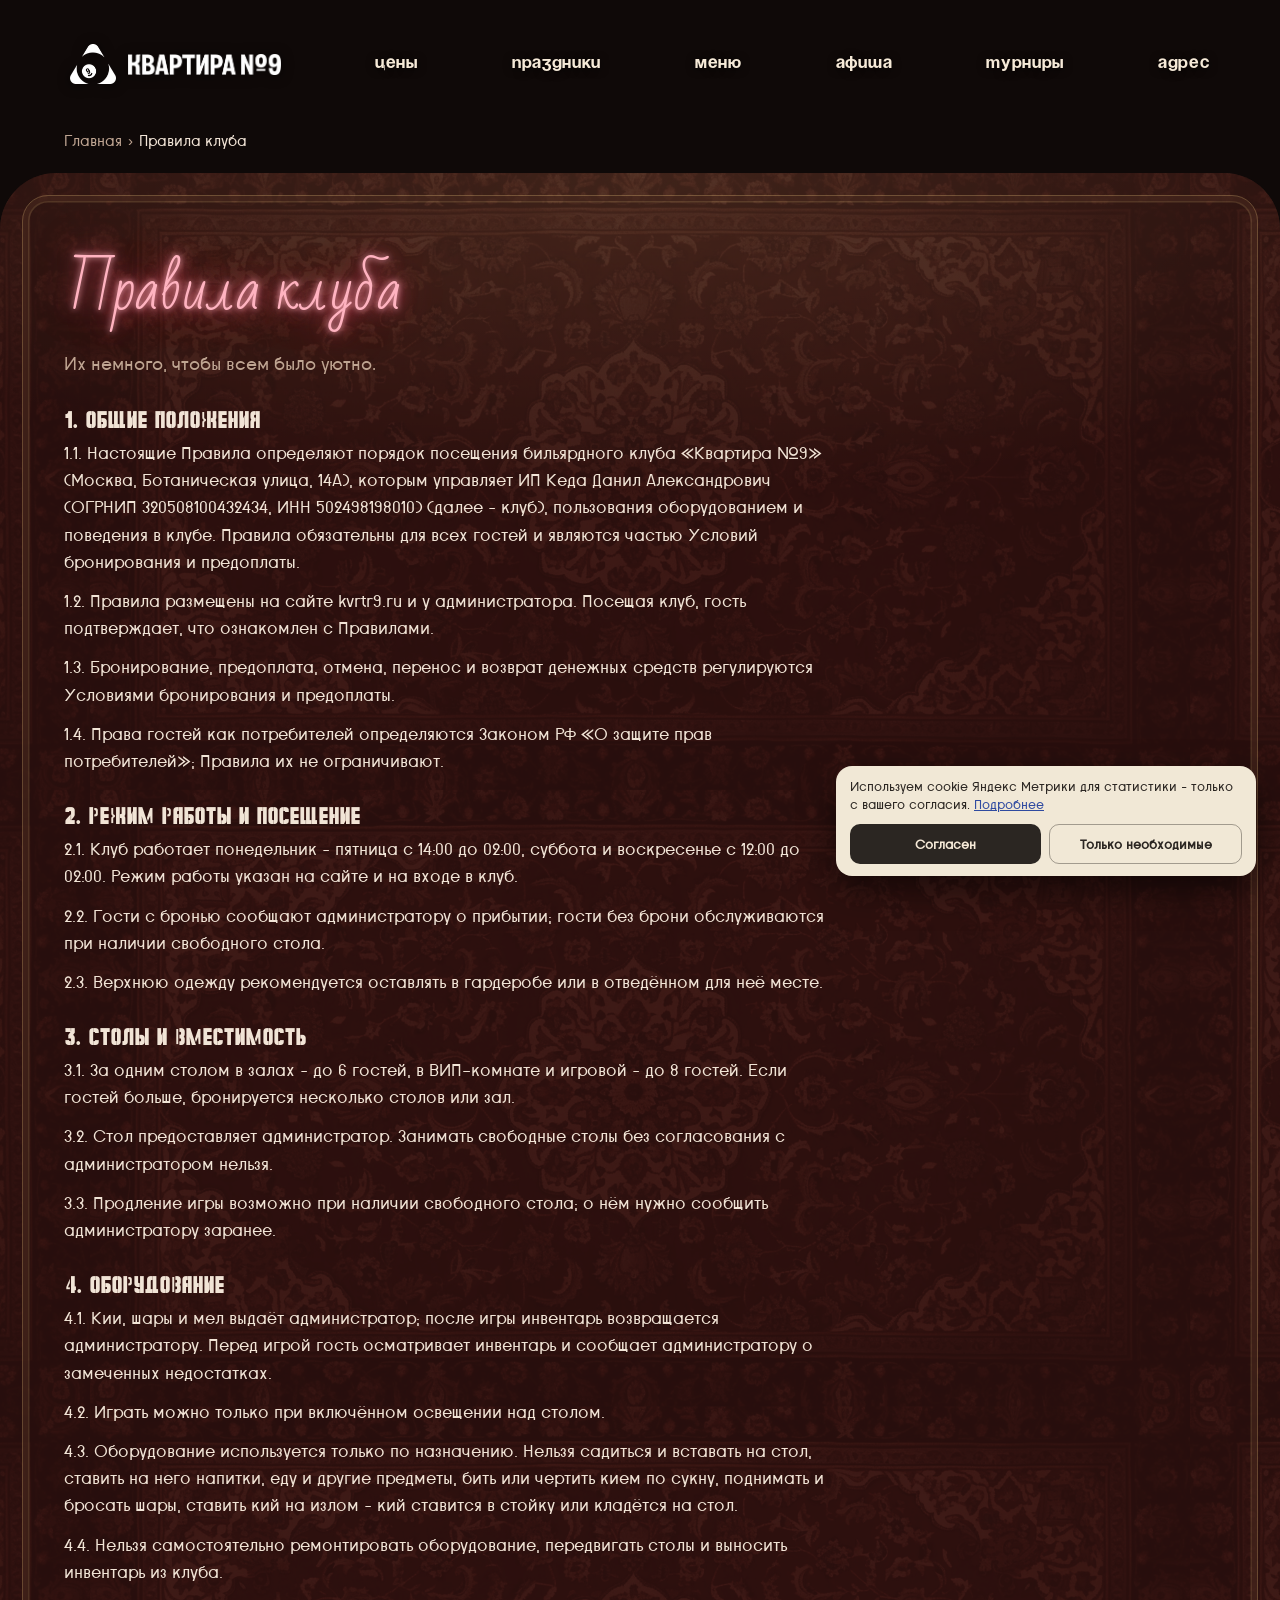
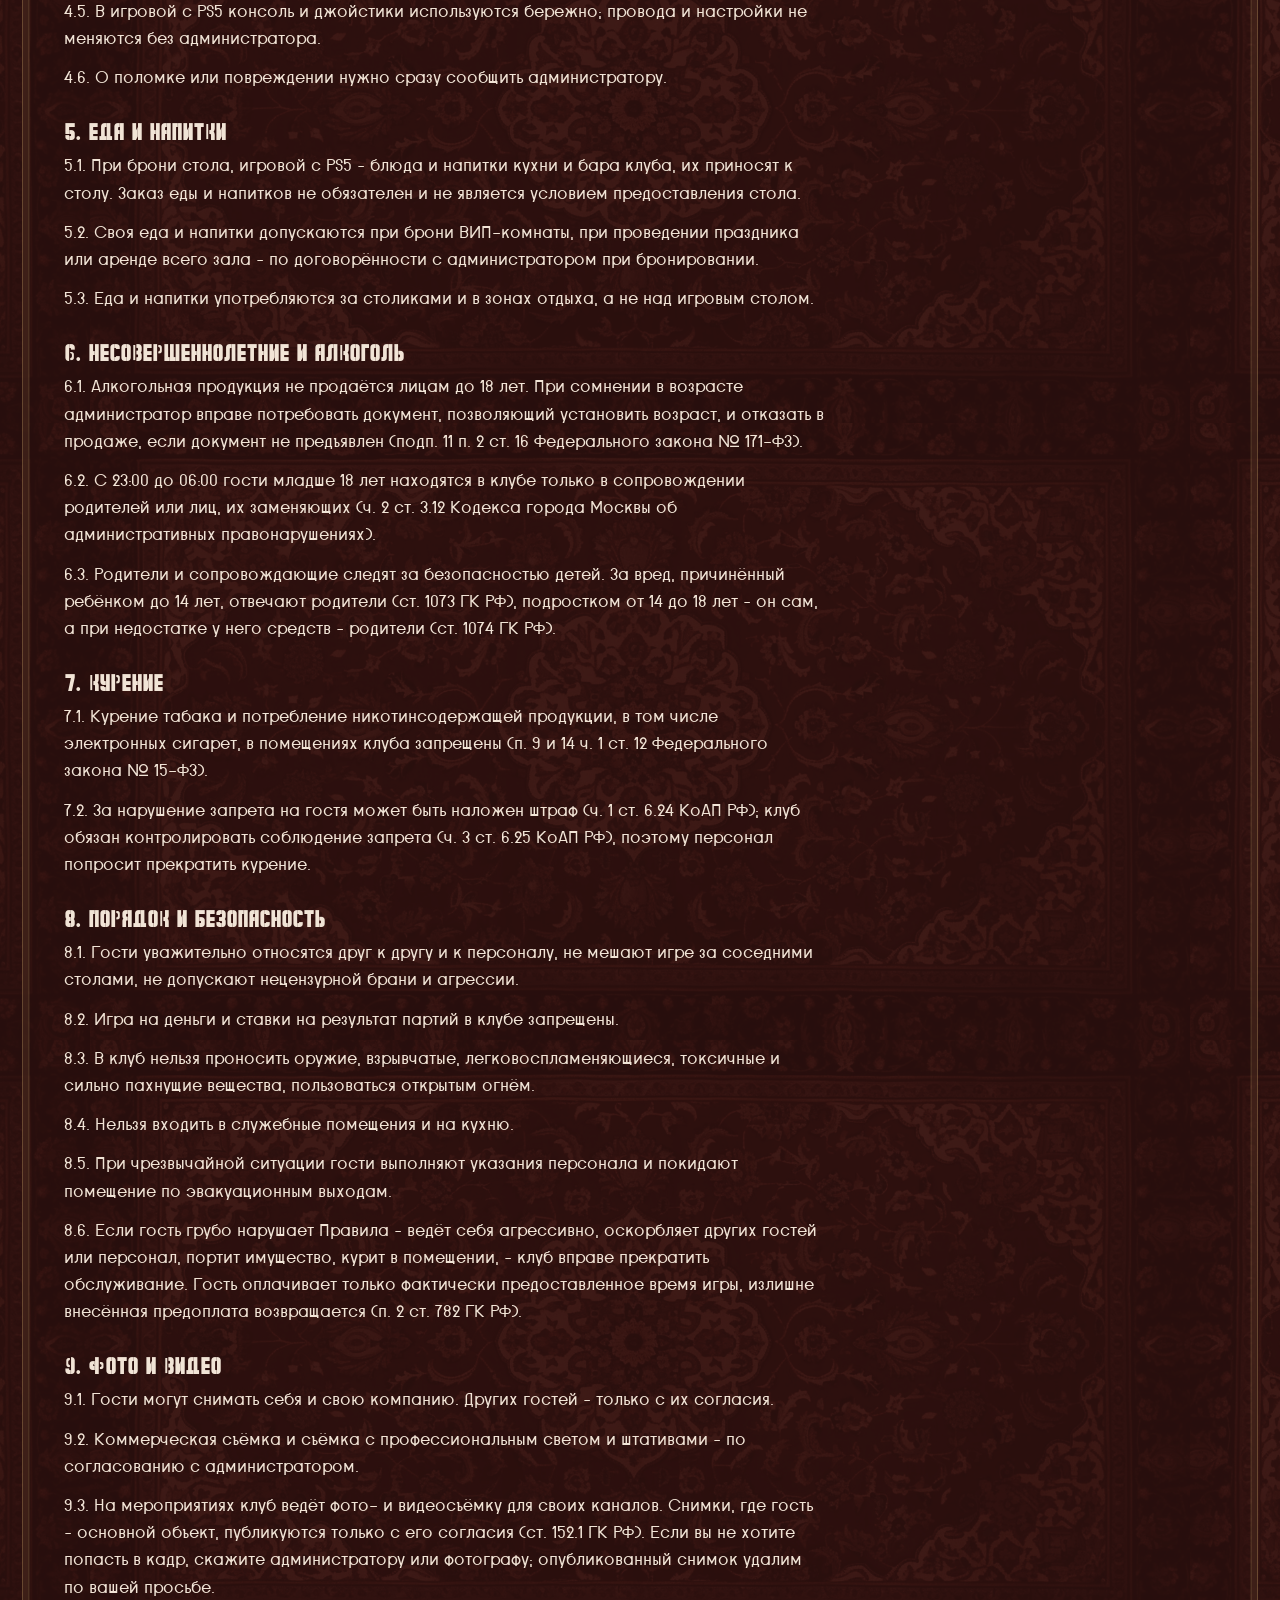
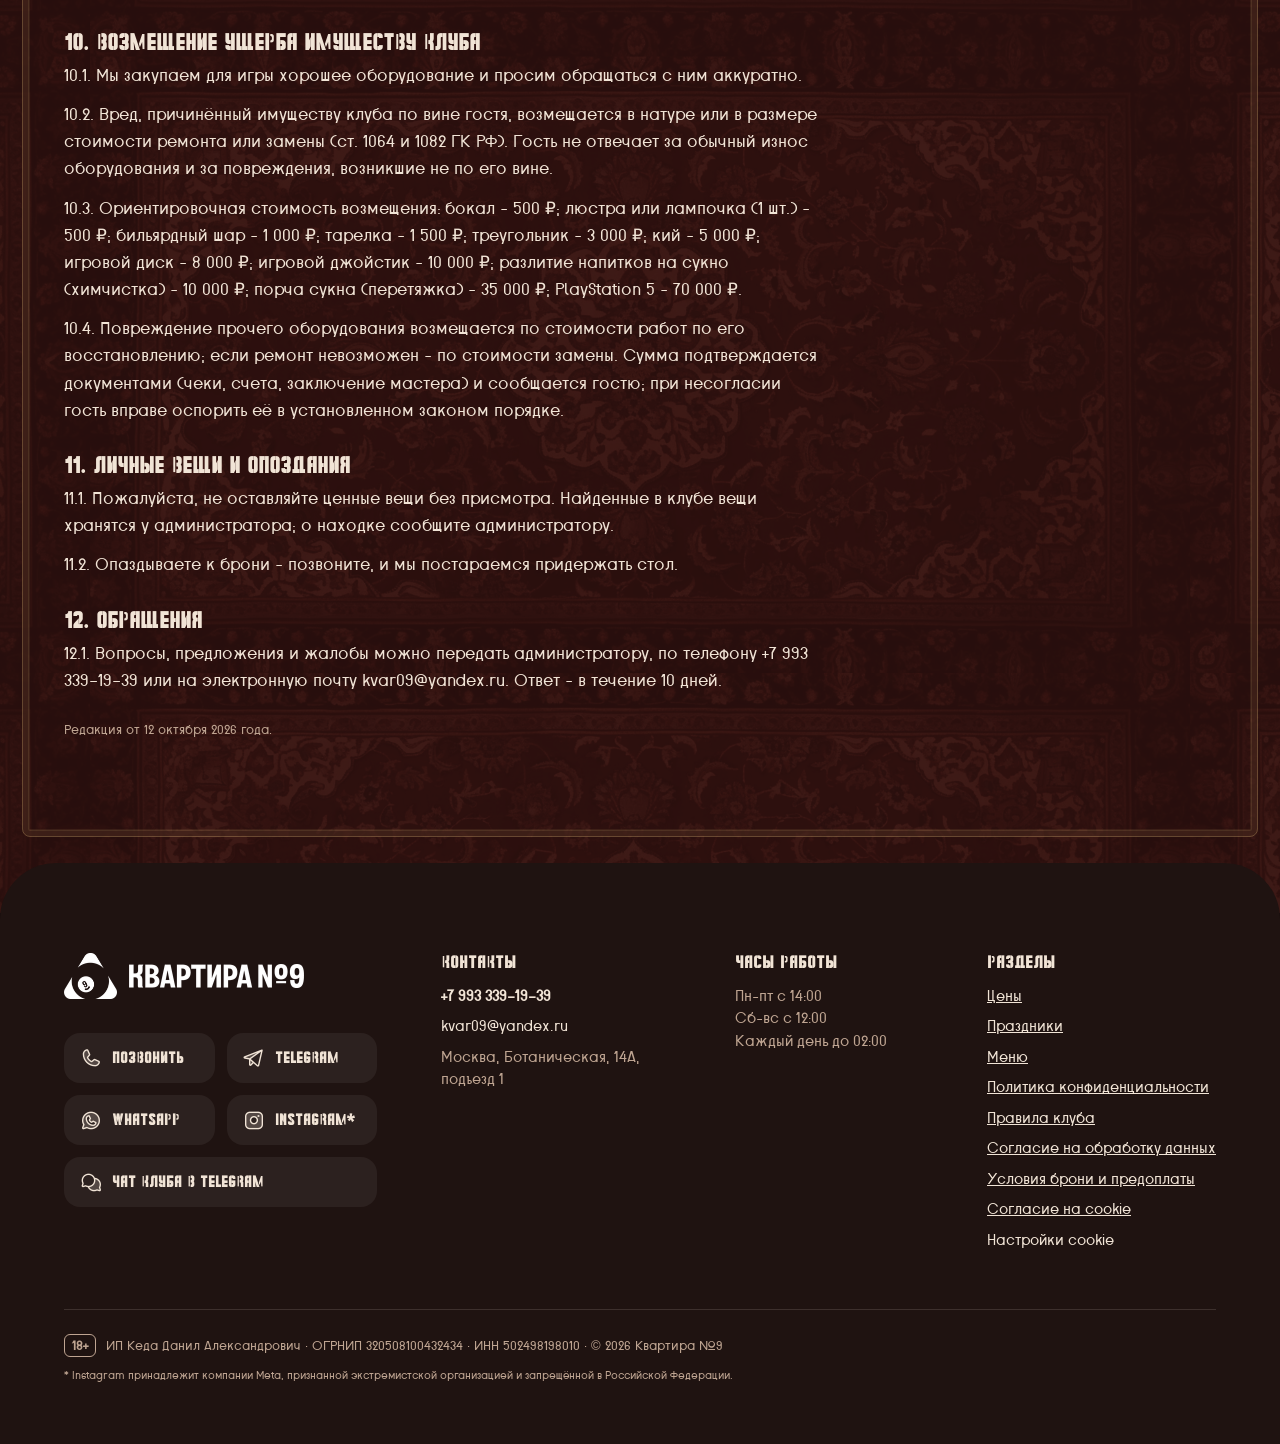
<file: rules/index.html>
<!DOCTYPE html><html lang="ru" data-theme="burgundy" data-font="kosmos" data-tick="2" data-card="pola" data-tname="stencil"><head><meta charset="utf-8"><meta name="viewport" content="width=device-width, initial-scale=1, viewport-fit=cover"><meta name="theme-color" content="#120b0a"><link rel="icon" href="/favicon.jpg"><link rel="preload" href="/_astro/bad-script.CT7eCIl4.woff2" as="font" type="font/woff2" crossorigin><link rel="preload" href="/_astro/caveat-digits.C6lLI7Ka.woff2" as="font" type="font/woff2" crossorigin><link rel="preload" href="/_astro/proletarsk.BLAWgX2r.woff2" as="font" type="font/woff2" crossorigin><link rel="preload" href="/_astro/sowjetschablone.D4eQBPQ5.woff2" as="font" type="font/woff2" crossorigin><script>document.documentElement.classList.add('js'); setTimeout(function(){ if(!window.__revealReady) document.documentElement.classList.remove('js'); }, 1500);</script><title>Правила клуба – Квартира №9</title><meta name="description" content="Правила посещения бильярдного клуба Квартира №9: оборудование, еда, возраст, порядок и ответственность."><meta name="robots" content="noindex"><meta property="og:type" content="website"><meta property="og:locale" content="ru_RU"><meta property="og:site_name" content="Квартира №9"><meta property="og:title" content="Правила клуба – Квартира №9"><meta property="og:description" content="Правила посещения бильярдного клуба Квартира №9: оборудование, еда, возраст, порядок и ответственность."><meta property="og:url" content="https://kvrtr9.ru/rules/"><meta property="og:image" content="https://kvrtr9.ru/_astro/hero155w.CEBqkdgs_28JILA.jpg"><meta name="twitter:card" content="summary_large_image"><script type="application/ld+json">{"@context":"https://schema.org","@type":"BreadcrumbList","itemListElement":[{"@type":"ListItem","position":1,"name":"Главная","item":"https://kvrtr9.ru/"},{"@type":"ListItem","position":2,"name":"Правила клуба","item":"https://kvrtr9.ru/rules/"}]}</script><link rel="stylesheet" href="/_astro/Base.CiDOAEfD.css"><style>.crumbs[data-astro-cid-vx4iavld]{color:var(--muted);padding-top:92px;padding-bottom:48px;font-size:14px}ol[data-astro-cid-vx4iavld]{flex-wrap:wrap;gap:6px;margin:0;padding:0;list-style:none;display:flex}li[data-astro-cid-vx4iavld]:not(:last-child):after{content:"›";margin-left:6px}a[data-astro-cid-vx4iavld]{color:var(--muted);text-decoration:none}a[data-astro-cid-vx4iavld]:hover,[data-astro-cid-vx4iavld][aria-current]{color:var(--cream)}@media (width>=900px){.crumbs[data-astro-cid-vx4iavld]{padding-top:130px;padding-bottom:70px;font-size:15px}}
.body[data-astro-cid-ecugnumn]{max-width:760px;font-size:16px;line-height:1.6}.body[data-astro-cid-ecugnumn] h2{font:700 19px var(--fd);-webkit-text-stroke:0;margin:30px 0 8px}.body[data-astro-cid-ecugnumn] p{color:var(--text);margin:0 0 12px}.body[data-astro-cid-ecugnumn] .lead{color:var(--muted)}.body[data-astro-cid-ecugnumn] ol{gap:12px;margin:0;padding-left:22px;display:grid}.body[data-astro-cid-ecugnumn] li{color:var(--text);padding-left:4px}.body[data-astro-cid-ecugnumn] .draft{color:#ffe3a1;border:1.5px dashed #ffd68c99;border-radius:12px;padding:12px 14px;font-size:14px}.body[data-astro-cid-ecugnumn] mark{color:#ffe3a1;background:#ffd68c38;border-radius:4px;padding:0 4px}.body[data-astro-cid-ecugnumn] .ver{color:var(--muted);margin-top:26px;font-size:13px}.body[data-astro-cid-ecugnumn] a{color:var(--cream);text-underline-offset:3px}.body[data-astro-cid-ecugnumn] li::marker{color:var(--green);font-weight:800}@media (width>=900px){.body[data-astro-cid-ecugnumn]{font-size:17px}.body[data-astro-cid-ecugnumn] h2{font-size:22px}}
</style></head><body><a class="skip-link" href="#main">К содержимому</a><header class="hdr" id="hdr" data-astro-cid-nen7h5rs><div class="wrap" data-astro-cid-nen7h5rs><a class="logo" href="/" aria-label="Квартира №9, на главную" data-astro-cid-nen7h5rs><img src="/_astro/logo-mark.CCXDt5Lf_18lhKX.webp" alt data-astro-cid-nen7h5rs="true" loading="lazy" decoding="async" width="91" height="80" class="lm"><img src="/_astro/logo-word.BAPDpQVD_228Hl9.webp" alt data-astro-cid-nen7h5rs="true" loading="lazy" decoding="async" width="321" height="44" class="lw"></a><nav class="nav" aria-label="Основное меню" data-astro-cid-nen7h5rs><a href="/#tables" data-astro-cid-nen7h5rs>Цены</a><a href="/#events" data-astro-cid-nen7h5rs>Праздники</a><a href="/#menu" data-astro-cid-nen7h5rs>Меню</a><a href="/afisha/" data-astro-cid-nen7h5rs>Афиша</a><a href="/turniry/" data-astro-cid-nen7h5rs>Турниры</a><a href="/#route" data-astro-cid-nen7h5rs>Адрес</a></nav><button class="burger" type="button" aria-label="Открыть меню" aria-controls="nmenu" aria-expanded="false" data-astro-cid-nen7h5rs><i data-astro-cid-nen7h5rs></i></button></div></header><main id="main"><nav class="crumbs wrap" aria-label="Хлебные крошки" data-astro-cid-vx4iavld><ol data-astro-cid-vx4iavld><li data-astro-cid-vx4iavld><a href="/" data-astro-cid-vx4iavld>Главная</a></li><li data-astro-cid-vx4iavld><span aria-current="page" data-astro-cid-vx4iavld>Правила клуба</span></li></ol></nav><article class="sec sand rt doc" data-astro-cid-ecugnumn><div class="wrap" data-astro-cid-ecugnumn><div class="ttl"><h1>Правила клуба</h1></div><div class="body" data-astro-cid-ecugnumn><p class="lead">Их немного, чтобы всем было уютно.</p><h2>1. Общие положения</h2><p>1.1. Настоящие Правила определяют порядок посещения бильярдного клуба «Квартира №9» (Москва, Ботаническая улица, 14А), которым управляет ИП Кеда Данил Александрович (ОГРНИП 320508100432434, ИНН 502498198010) (далее – клуб), пользования оборудованием и поведения в клубе. Правила обязательны для всех гостей и являются частью Условий бронирования и предоплаты.</p><p>1.2. Правила размещены на сайте kvrtr9.ru и у администратора. Посещая клуб, гость подтверждает, что ознакомлен с Правилами.</p><p>1.3. Бронирование, предоплата, отмена, перенос и возврат денежных средств регулируются Условиями бронирования и предоплаты.</p><p>1.4. Права гостей как потребителей определяются Законом РФ «О защите прав потребителей»; Правила их не ограничивают.</p><h2>2. Режим работы и посещение</h2><p>2.1. Клуб работает понедельник – пятница с 14:00 до 02:00, суббота и воскресенье с 12:00 до 02:00. Режим работы указан на сайте и на входе в клуб.</p><p>2.2. Гости с бронью сообщают администратору о прибытии; гости без брони обслуживаются при наличии свободного стола.</p><p>2.3. Верхнюю одежду рекомендуется оставлять в гардеробе или в отведённом для неё месте.</p><h2>3. Столы и вместимость</h2><p>3.1. За одним столом в залах – до 6 гостей, в ВИП-комнате и игровой – до 8 гостей. Если гостей больше, бронируется несколько столов или зал.</p><p>3.2. Стол предоставляет администратор. Занимать свободные столы без согласования с администратором нельзя.</p><p>3.3. Продление игры возможно при наличии свободного стола; о нём нужно сообщить администратору заранее.</p><h2>4. Оборудование</h2><p>4.1. Кии, шары и мел выдаёт администратор; после игры инвентарь возвращается администратору. Перед игрой гость осматривает инвентарь и сообщает администратору о замеченных недостатках.</p><p>4.2. Играть можно только при включённом освещении над столом.</p><p>4.3. Оборудование используется только по назначению. Нельзя садиться и вставать на стол, ставить на него напитки, еду и другие предметы, бить или чертить кием по сукну, поднимать и бросать шары, ставить кий на излом – кий ставится в стойку или кладётся на стол.</p><p>4.4. Нельзя самостоятельно ремонтировать оборудование, передвигать столы и выносить инвентарь из клуба.</p><p>4.5. В игровой с PS5 консоль и джойстики используются бережно; провода и настройки не меняются без администратора.</p><p>4.6. О поломке или повреждении нужно сразу сообщить администратору.</p><h2>5. Еда и напитки</h2><p>5.1. При брони стола, игровой с PS5 – блюда и напитки кухни и бара клуба, их приносят к столу. Заказ еды и напитков не обязателен и не является условием предоставления стола.</p><p>5.2. Своя еда и напитки допускаются при брони ВИП-комнаты, при проведении праздника или аренде всего зала – по договорённости с администратором при бронировании.</p><p>5.3. Еда и напитки употребляются за столиками и в зонах отдыха, а не над игровым столом.</p><h2>6. Несовершеннолетние и алкоголь</h2><p>6.1. Алкогольная продукция не продаётся лицам до 18 лет. При сомнении в возрасте администратор вправе потребовать документ, позволяющий установить возраст, и отказать в продаже, если документ не предъявлен (подп. 11 п. 2 ст. 16 Федерального закона № 171-ФЗ).</p><p>6.2. С 23:00 до 06:00 гости младше 18 лет находятся в клубе только в сопровождении родителей или лиц, их заменяющих (ч. 2 ст. 3.12 Кодекса города Москвы об административных правонарушениях).</p><p>6.3. Родители и сопровождающие следят за безопасностью детей. За вред, причинённый ребёнком до 14 лет, отвечают родители (ст. 1073 ГК РФ), подростком от 14 до 18 лет – он сам, а при недостатке у него средств – родители (ст. 1074 ГК РФ).</p><h2>7. Курение</h2><p>7.1. Курение табака и потребление никотинсодержащей продукции, в том числе электронных сигарет, в помещениях клуба запрещены (п. 9 и 14 ч. 1 ст. 12 Федерального закона № 15-ФЗ).</p><p>7.2. За нарушение запрета на гостя может быть наложен штраф (ч. 1 ст. 6.24 КоАП РФ); клуб обязан контролировать соблюдение запрета (ч. 3 ст. 6.25 КоАП РФ), поэтому персонал попросит прекратить курение.</p><h2>8. Порядок и безопасность</h2><p>8.1. Гости уважительно относятся друг к другу и к персоналу, не мешают игре за соседними столами, не допускают нецензурной брани и агрессии.</p><p>8.2. Игра на деньги и ставки на результат партий в клубе запрещены.</p><p>8.3. В клуб нельзя проносить оружие, взрывчатые, легковоспламеняющиеся, токсичные и сильно пахнущие вещества, пользоваться открытым огнём.</p><p>8.4. Нельзя входить в служебные помещения и на кухню.</p><p>8.5. При чрезвычайной ситуации гости выполняют указания персонала и покидают помещение по эвакуационным выходам.</p><p>8.6. Если гость грубо нарушает Правила – ведёт себя агрессивно, оскорбляет других гостей или персонал, портит имущество, курит в помещении, – клуб вправе прекратить обслуживание. Гость оплачивает только фактически предоставленное время игры, излишне внесённая предоплата возвращается (п. 2 ст. 782 ГК РФ).</p><h2>9. Фото и видео</h2><p>9.1. Гости могут снимать себя и свою компанию. Других гостей – только с их согласия.</p><p>9.2. Коммерческая съёмка и съёмка с профессиональным светом и штативами – по согласованию с администратором.</p><p>9.3. На мероприятиях клуб ведёт фото- и видеосъёмку для своих каналов. Снимки, где гость – основной объект, публикуются только с его согласия (ст. 152.1 ГК РФ). Если вы не хотите попасть в кадр, скажите администратору или фотографу; опубликованный снимок удалим по вашей просьбе.</p><h2>10. Возмещение ущерба имуществу клуба</h2><p>10.1. Мы закупаем для игры хорошее оборудование и просим обращаться с ним аккуратно.</p><p>10.2. Вред, причинённый имуществу клуба по вине гостя, возмещается в натуре или в размере стоимости ремонта или замены (ст. 1064 и 1082 ГК РФ). Гость не отвечает за обычный износ оборудования и за повреждения, возникшие не по его вине.</p><p>10.3. Ориентировочная стоимость возмещения: бокал – 500 ₽; люстра или лампочка (1 шт.) – 500 ₽; бильярдный шар – 1 000 ₽; тарелка – 1 500 ₽; треугольник – 3 000 ₽; кий – 5 000 ₽; игровой диск – 8 000 ₽; игровой джойстик – 10 000 ₽; разлитие напитков на сукно (химчистка) – 10 000 ₽; порча сукна (перетяжка) – 35 000 ₽; PlayStation 5 – 70 000 ₽.</p><p>10.4. Повреждение прочего оборудования возмещается по стоимости работ по его восстановлению; если ремонт невозможен – по стоимости замены. Сумма подтверждается документами (чеки, счета, заключение мастера) и сообщается гостю; при несогласии гость вправе оспорить её в установленном законом порядке.</p><h2>11. Личные вещи и опоздания</h2><p>11.1. Пожалуйста, не оставляйте ценные вещи без присмотра. Найденные в клубе вещи хранятся у администратора; о находке сообщите администратору.</p><p>11.2. Опаздываете к брони – позвоните, и мы постараемся придержать стол.</p><h2>12. Обращения</h2><p>12.1. Вопросы, предложения и жалобы можно передать администратору, по телефону +7 993 339-19-39 или на электронную почту kvar09@yandex.ru. Ответ – в течение 10 дней.</p><p class="ver">Редакция от 12 октября 2026 года.</p></div></div></article></main><footer class="foot rt" data-astro-cid-jo6i4kqk><div class="wrap" data-astro-cid-jo6i4kqk><div class="fg" data-astro-cid-jo6i4kqk><div data-astro-cid-jo6i4kqk><a class="logo" href="/" aria-label="Квартира №9, на главную" data-astro-cid-jo6i4kqk><img src="/_astro/logo-mark.CCXDt5Lf_ZPIhm7.webp" alt data-astro-cid-jo6i4kqk="true" loading="lazy" decoding="async" width="105" height="92" class="lm"><img src="/_astro/logo-word.BAPDpQVD_Z8shtx.webp" alt data-astro-cid-jo6i4kqk="true" loading="lazy" decoding="async" width="350" height="48" class="lw"></a><div class="ct" data-astro-cid-jo6i4kqk><a href="tel:+79933391939" data-goal="click_call" data-astro-cid-jo6i4kqk><i class="ph-duotone ph-phone" data-astro-cid-jo6i4kqk></i>Позвонить</a><a href="https://t.me/kvar09" target="_blank" rel="noopener" data-goal="click_messenger" data-astro-cid-jo6i4kqk><i class="ph-duotone ph-telegram-logo" data-astro-cid-jo6i4kqk></i>Telegram</a><a href="https://wa.me/79933391939" target="_blank" rel="noopener" data-goal="click_messenger" data-astro-cid-jo6i4kqk><i class="ph-duotone ph-whatsapp-logo" data-astro-cid-jo6i4kqk></i>WhatsApp</a><a href="https://www.instagram.com/billiards.kvartira9" target="_blank" rel="noopener" data-goal="click_messenger" data-astro-cid-jo6i4kqk><i class="ph-duotone ph-instagram-logo" data-astro-cid-jo6i4kqk></i>Instagram*</a><a class="wide" href="https://t.me/kvar09chat" target="_blank" rel="noopener" data-goal="click_messenger" data-astro-cid-jo6i4kqk><i class="ph-duotone ph-chats-circle" data-astro-cid-jo6i4kqk></i>Чат клуба в Telegram</a></div></div><div data-astro-cid-jo6i4kqk><h5 data-astro-cid-jo6i4kqk>Контакты</h5><p data-astro-cid-jo6i4kqk><b data-astro-cid-jo6i4kqk><a class="plain" href="tel:+79933391939" data-goal="click_call" data-astro-cid-jo6i4kqk>+7 993 339-19-39</a></b></p><p data-astro-cid-jo6i4kqk><a class="plain" href="mailto:kvar09@yandex.ru" data-astro-cid-jo6i4kqk>kvar09@yandex.ru</a></p><p data-astro-cid-jo6i4kqk>Москва, Ботаническая, 14А, подъезд 1</p><p class="ph-hours" data-astro-cid-jo6i4kqk>Пн–пт с 14:00, сб–вс с 12:00<br data-astro-cid-jo6i4kqk>каждый день до 02:00</p></div><div class="hours" data-astro-cid-jo6i4kqk><h5 data-astro-cid-jo6i4kqk>Часы работы</h5><p data-astro-cid-jo6i4kqk>Пн–пт с 14:00<br data-astro-cid-jo6i4kqk>Сб–вс с 12:00<br data-astro-cid-jo6i4kqk>Каждый день до 02:00</p></div><div class="sections" data-astro-cid-jo6i4kqk><h5 data-astro-cid-jo6i4kqk>Разделы</h5><a class="l" href="/#tables" data-astro-cid-jo6i4kqk>Цены</a><a class="l" href="/#events" data-astro-cid-jo6i4kqk>Праздники</a><a class="l" href="/#menu" data-astro-cid-jo6i4kqk>Меню</a><a class="l" href="/privacy/" data-astro-cid-jo6i4kqk>Политика конфиденциальности</a><a class="l" href="/rules/" data-astro-cid-jo6i4kqk>Правила клуба</a><a class="l" href="/soglasie/" data-astro-cid-jo6i4kqk>Согласие на обработку данных</a><a class="l" href="/oferta/" data-astro-cid-jo6i4kqk>Условия брони и предоплаты</a><a class="l" href="/cookie/" data-astro-cid-jo6i4kqk>Согласие на cookie</a><button type="button" class="l lb" data-cookie-open data-astro-cid-jo6i4kqk>Настройки cookie</button></div></div><div class="legal" data-astro-cid-jo6i4kqk><span class="age" title="Сайт для посетителей старше 18 лет: в меню бара есть алкоголь" data-astro-cid-jo6i4kqk>18+</span>ИП Кеда Данил Александрович · ОГРНИП 320508100432434 · ИНН 502498198010 · © 2026 Квартира №9</div><p class="meta" data-astro-cid-jo6i4kqk>* Instagram принадлежит компании Meta, признанной экстремистской организацией и запрещённой в Российской Федерации.</p></div></footer><div class="ck" id="ck-bar" role="region" aria-label="Согласие на cookie" hidden data-astro-cid-hq3mgpmn><p data-astro-cid-hq3mgpmn>Используем cookie Яндекс Метрики для статистики – только с вашего согласия. <a href="/cookie/" data-astro-cid-hq3mgpmn>Подробнее</a></p><div class="bt" data-astro-cid-hq3mgpmn><button type="button" class="ok" data-cookie="all" data-astro-cid-hq3mgpmn>Согласен</button><button type="button" class="no" data-cookie="necessary" data-astro-cid-hq3mgpmn>Только необходимые</button></div></div><script type="module">var e=`kv9-cookie`,t=`kv9-cookie-at`;function n(e,t,n){if(e===`necessary`)return e;if(e!==`all`)return null;let r=Number(t);return t&&Number.isFinite(r)&&n-r<31536e6?`all`:null}function r(e){return{show:e!==`all`&&e!==`necessary`,load:e===`all`}}function i(){try{return n(localStorage.getItem(e),localStorage.getItem(t),Date.now())}catch{return null}}function a(n){try{localStorage.setItem(e,n),localStorage.setItem(t,String(Date.now()))}catch{}}function o(){let e=document.getElementById(`ck-bar`);if(!e)return;let t=()=>window.__loadMetrika?.(),n=r(i());n.load&&t(),e.hidden=!n.show,e.querySelector(`[data-cookie="all"]`)?.addEventListener(`click`,()=>{a(`all`),e.hidden=!0,t()}),e.querySelector(`[data-cookie="necessary"]`)?.addEventListener(`click`,()=>{let t=i();a(`necessary`),e.hidden=!0,t===`all`&&location.reload()}),document.querySelectorAll(`[data-cookie-open]`).forEach(t=>t.addEventListener(`click`,()=>{e.hidden=!1}))}o();</script><a class="fab" id="fab" href="https://n1300308.yclients.com" data-book="table" data-goal="book_click" data-astro-cid-3g5f2gww>Забронировать</a><button type="button" class="totop" id="totop" aria-label="Наверх, к началу страницы" hidden data-astro-cid-esobc3xq><svg viewBox="0 0 24 24" width="26" height="26" aria-hidden="true" data-astro-cid-esobc3xq><path d="M12 19V5M5.5 11.5 12 5l6.5 6.5" fill="none" stroke="currentColor" stroke-width="2.2" stroke-linecap="round" stroke-linejoin="round" data-astro-cid-esobc3xq></path></svg></button><script type="module">var e=document.getElementById(`totop`);if(e){let t=matchMedia(`(min-width: 900px)`),n=()=>{e.hidden=!t.matches||scrollY<innerHeight*.9};addEventListener(`scroll`,n,{passive:!0}),t.addEventListener(`change`,n),n(),e.addEventListener(`click`,()=>{let t=!matchMedia(`(prefers-reduced-motion: reduce)`).matches;scrollTo({top:0,behavior:t?`smooth`:`auto`}),e.blur()})}</script><div class="ov nmenu" id="nmenu" role="dialog" aria-modal="true" aria-label="Меню" data-astro-cid-4qnzkghn><div class="top" data-astro-cid-4qnzkghn><a class="logo" href="/" aria-label="Квартира №9, на главную" data-astro-cid-4qnzkghn><img src="/_astro/logo-mark.CCXDt5Lf_Z2f04vF.webp" alt data-astro-cid-4qnzkghn="true" loading="lazy" decoding="async" width="64" height="56" class="lm"><img src="/_astro/logo-word.BAPDpQVD_1Mg5JF.webp" alt data-astro-cid-4qnzkghn="true" loading="lazy" decoding="async" width="219" height="30" class="lw"></a><button class="x" type="button" data-close aria-label="Закрыть меню" data-astro-cid-4qnzkghn>✕</button></div><nav aria-label="Разделы" data-astro-cid-4qnzkghn><a href="/#tables" data-astro-cid-4qnzkghn>Цены</a><a href="/#events" data-astro-cid-4qnzkghn>Праздники</a><a href="/afisha/" data-astro-cid-4qnzkghn>Афиша</a><a href="/turniry/" data-astro-cid-4qnzkghn>Турниры</a><a href="/#menu" data-astro-cid-4qnzkghn>Меню</a><a href="/#reviews" data-astro-cid-4qnzkghn>Отзывы</a><a href="/#faq" data-astro-cid-4qnzkghn>Вопросы</a><a href="/#route" data-astro-cid-4qnzkghn>Адрес</a></nav><a class="bk cta" href="https://n1300308.yclients.com" data-book="table" data-goal="book_click" data-astro-cid-4qnzkghn>Забронировать стол</a><div class="soc" data-astro-cid-4qnzkghn><a href="tel:+79933391939" aria-label="Позвонить" data-goal="click_call" data-astro-cid-4qnzkghn><i class="ph-duotone ph-phone" data-astro-cid-4qnzkghn></i></a><a href="https://t.me/kvar09" target="_blank" rel="noopener" aria-label="Telegram" data-goal="click_messenger" data-astro-cid-4qnzkghn><i class="ph-duotone ph-telegram-logo" data-astro-cid-4qnzkghn></i></a><a href="https://wa.me/79933391939" target="_blank" rel="noopener" aria-label="WhatsApp" data-goal="click_messenger" data-astro-cid-4qnzkghn><i class="ph-duotone ph-whatsapp-logo" data-astro-cid-4qnzkghn></i></a><a href="https://www.instagram.com/billiards.kvartira9" target="_blank" rel="noopener" aria-label="Instagram" data-goal="click_messenger" data-astro-cid-4qnzkghn><i class="ph-duotone ph-instagram-logo" data-astro-cid-4qnzkghn></i></a></div></div><div class="ov gov" id="gov" role="dialog" aria-modal="true" aria-label="Фото" data-backdrop data-astro-cid-wmugbbto><button class="x" type="button" data-close aria-label="Закрыть" data-astro-cid-wmugbbto>✕</button><button class="garr prev" type="button" id="gp" aria-label="Предыдущее фото" data-astro-cid-wmugbbto>‹</button><div class="gal" id="gal" data-astro-cid-wmugbbto></div><button class="garr next" type="button" id="gn" aria-label="Следующее фото" data-astro-cid-wmugbbto>›</button><div class="gcnt" id="gcnt" aria-live="polite" data-astro-cid-wmugbbto></div></div><div class="ov bk-ov" id="bk" role="dialog" aria-modal="true" aria-labelledby="bk-title" data-backdrop data-astro-cid-2nd62yds><div class="sheet" data-astro-cid-2nd62yds><div class="toast" id="bk-toast" role="alert" data-astro-cid-2nd62yds></div><div class="grab" aria-hidden="true" data-astro-cid-2nd62yds></div><div class="sh-h" data-astro-cid-2nd62yds><button class="back" id="bk-back" type="button" aria-label="Назад" data-astro-cid-2nd62yds>‹</button><h3 id="bk-title" data-astro-cid-2nd62yds></h3><button class="x" id="bk-x" type="button" data-close aria-label="Закрыть" data-astro-cid-2nd62yds>✕</button></div><div class="steps" id="bk-steps" aria-hidden="true" data-astro-cid-2nd62yds></div><p class="demo-note" data-astro-cid-2nd62yds>Демо-версия: бронь не уходит в клуб</p><div class="body" id="bk-body" data-astro-cid-2nd62yds></div><div class="foot" id="bk-foot" data-astro-cid-2nd62yds><div class="sum" id="bk-sum" aria-live="polite" data-astro-cid-2nd62yds></div><button class="go" id="bk-go" type="button" data-astro-cid-2nd62yds></button></div></div></div><script type="application/json" id="bk-data">{"tables":[{"id":"orange","capacity":6,"about":"Стол для пула в малом зале.","name":"Оранжевый","yc":"Orange","hall":"small","hallLabel":"Малый зал","color":"#FF8A3D","photo":"t-orange.jpg","priceFrom":500,"tariff":{"day":500,"evening":900,"weekend":900},"thumb":"/_astro/t-orange.CDbX8Dkc_2hqxGG.webp"},{"id":"purple","capacity":6,"about":"Стол для пула в малом зале.","name":"Фиолетовый","yc":"Purple","hall":"small","hallLabel":"Малый зал","color":"#8B5CF6","photo":"t-purple.jpg","priceFrom":500,"tariff":{"day":500,"evening":900,"weekend":900},"thumb":"/_astro/t-purple.CQsdefys_Qwvou.webp"},{"id":"burgundy","capacity":6,"about":"Стол для пула в малом зале.","name":"Бордовый","yc":"Burgundy","hall":"small","hallLabel":"Малый зал","color":"#9F1239","photo":"t-burgundy.jpg","priceFrom":500,"tariff":{"day":500,"evening":900,"weekend":900},"thumb":"/_astro/t-burgundy.-YO0DJFL_ZjewMH.webp"},{"id":"camel","capacity":6,"about":"Стол для пула в большом зале.","name":"Карамельный","yc":"Camel","hall":"big","hallLabel":"Большой зал","color":"#C19A6B","photo":"t-camel.jpg","priceFrom":950,"tariff":{"day":950,"evening":950,"weekend":1300},"thumb":"/_astro/t-camel.CQuFMyAR_1Bcj3G.webp"},{"id":"wine","capacity":6,"about":"Стол для пула в большом зале.","name":"Винный","yc":"Wine","hall":"big","hallLabel":"Большой зал","color":"#7B1E3A","photo":"t-wine.jpg","priceFrom":950,"note":"своя зона отдыха","tariff":{"day":950,"evening":950,"weekend":1300},"thumb":"/_astro/t-wine.Djxpg8yA_1Mn0IB.webp"},{"id":"dark-grey","capacity":6,"about":"Аренда стола и инвентаря для игры в бильярд с собственной посадочной зоной.","name":"Графитовый","yc":"Dark Grey","hall":"big","hallLabel":"Большой зал","color":"#6B7280","photo":"t-dark-grey.jpg","priceFrom":950,"note":"своя зона отдыха","tariff":{"day":950,"evening":950,"weekend":1300},"thumb":"/_astro/t-dark-grey.Cf7CbqD-_Z12tgGp.webp"},{"id":"vip-fuchsia","capacity":8,"about":"Пул 9 футов|Настольные игры|Музыкальная станция","name":"ВИП Фуксия","yc":"VIP Fuchsia","hall":"vip","hallLabel":"ВИП","color":"#E0559A","photo":"hero155w.jpg","priceFrom":1200,"note":"пул 9 футов","tariff":{"day":1200,"evening":1200,"weekend":1700},"thumb":"/_astro/hero155w.CEBqkdgs_4VnMF.webp"},{"id":"vip-ps5","capacity":8,"about":"Sony PlayStation 5|Настольные игры|Музыкальная станция","name":"ВИП с PS5","yc":"VIP с PS5","hall":"vip","hallLabel":"ВИП","color":"#3F8A67","photo":"t-vip-ps5.jpg","priceFrom":1500,"note":"пул 9 футов, PS5","tariff":{"day":1500,"evening":1500,"weekend":2000},"thumb":"/_astro/t-vip-ps5.DfBtw6Ox_ZnXXNP.webp"},{"id":"yellow","capacity":6,"about":"Уютная игровая комната","name":"Игровая с PS5","yc":"Gaming Room","hall":"ps5","hallLabel":"Игровая","color":"#E8B23A","photo":"p120.jpg","priceFrom":400,"note":"PS5, 4K ТВ","tariff":{"day":400,"evening":400,"weekend":600},"thumb":"/_astro/p120.DcExUO7i_Z26UgKc.webp"}],"formats":[{"id":"vip","icon":"ph-door","title":"ВИП-комната","subtitle":"своя комната, стол и PS5","tables":["vip-ps5"],"instant":true,"short":"ВИП"},{"id":"zone","icon":"ph-users-three","title":"Зона со столами","subtitle":"несколько столов рядом","tables":["camel","wine","dark-grey"],"instant":false,"short":"Зона"},{"id":"hall","icon":"ph-confetti","title":"Весь зал","subtitle":"клуб только ваш","tables":["orange","purple","burgundy","camel","wine","dark-grey","vip-fuchsia","vip-ps5","yellow"],"instant":false,"short":"Весь зал"}],"options":[{"id":"cake","title":"Торт от нас","price":2500},{"id":"decor","title":"Декор и шары","price":3000},{"id":"host","title":"Ведущий турнира","price":4000},{"id":"playlist","title":"Плейлист на вечер","price":0}],"site":{"phone":"+79933391939","phoneHuman":"+7 993 339-19-39","whatsapp":"https://wa.me/79933391939","telegram":"https://t.me/kvar09","route":"https://yandex.ru/maps/?mode=routes&rtext=~55.846482,37.586994&rtt=pd","address":"Москва, Ботаническая улица, 14А"}}</script><script type="module" src="/_astro/BookingSheet.astro_astro_type_script_index_0_lang.BthJtlkZ.js"></script><script type="module" src="/_astro/Base.astro_astro_type_script_index_0_lang.KPtV7H-B.js"></script></body></html>
</file>
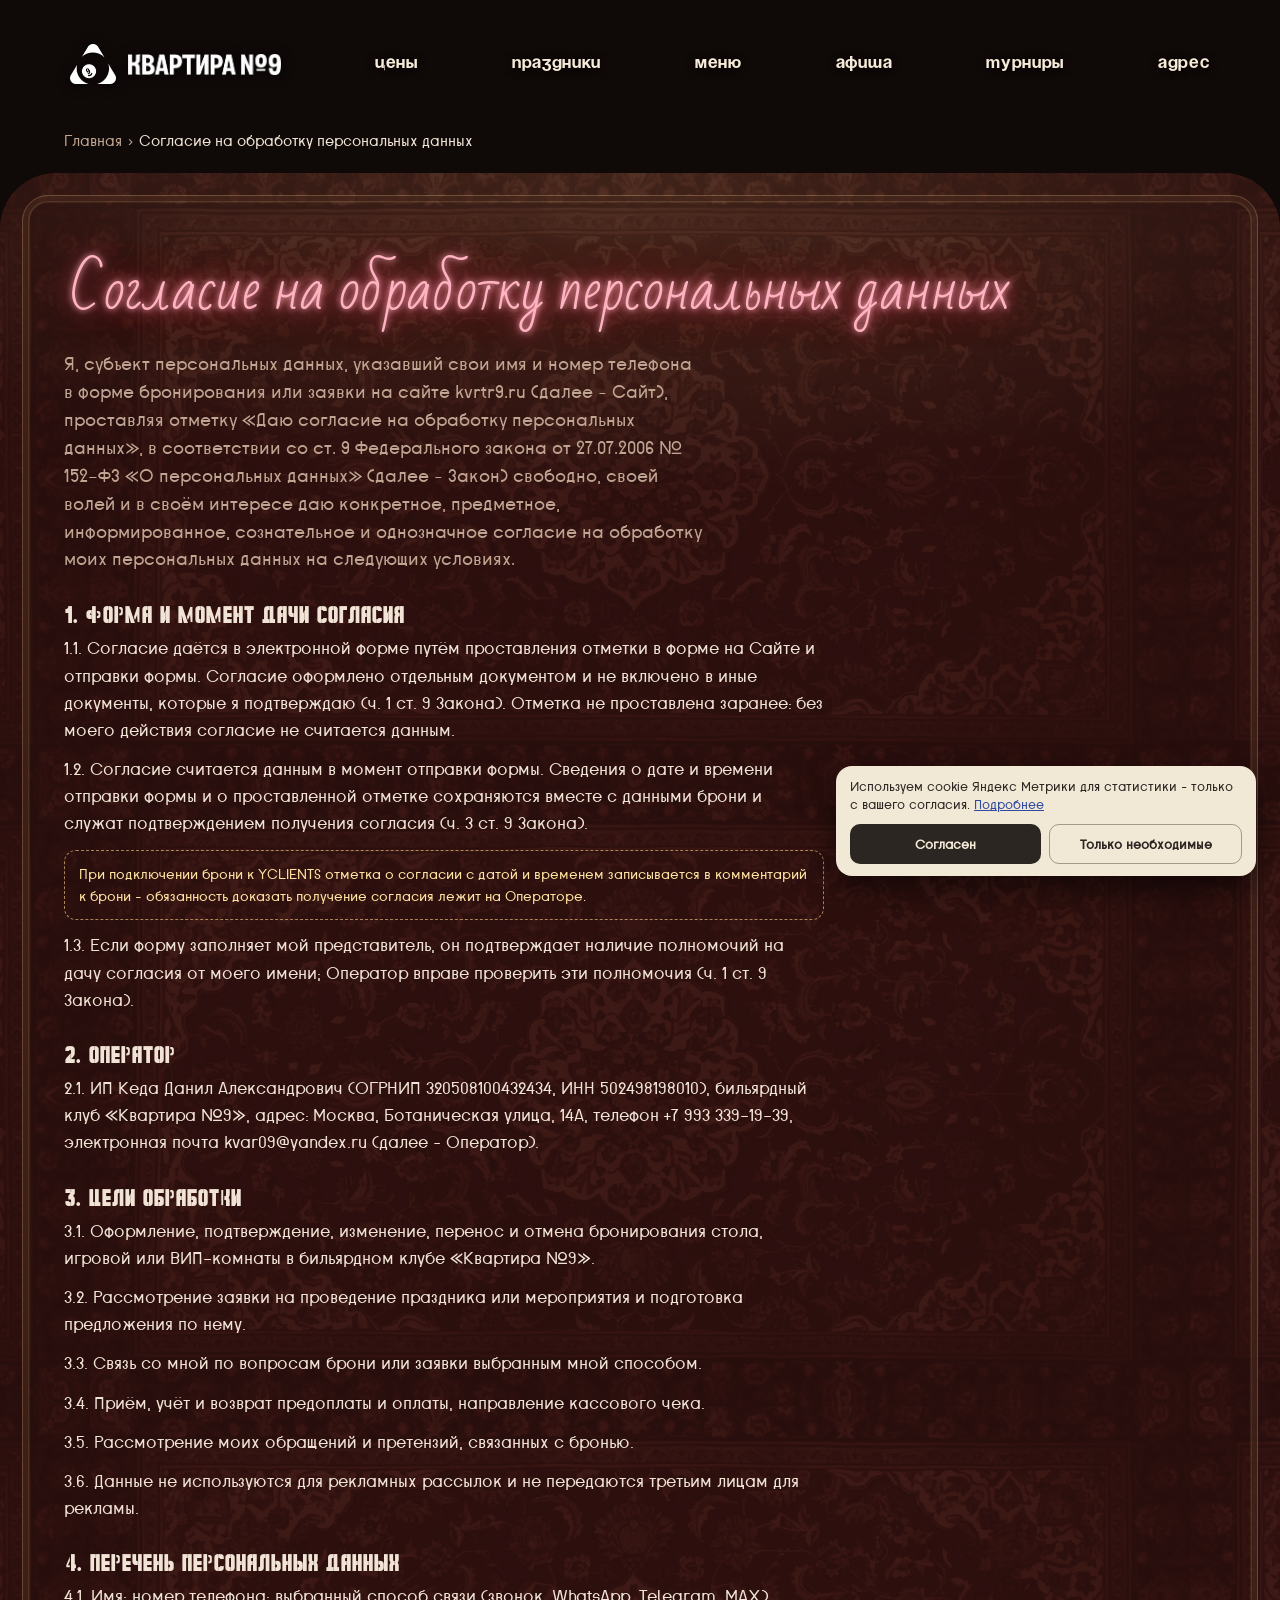
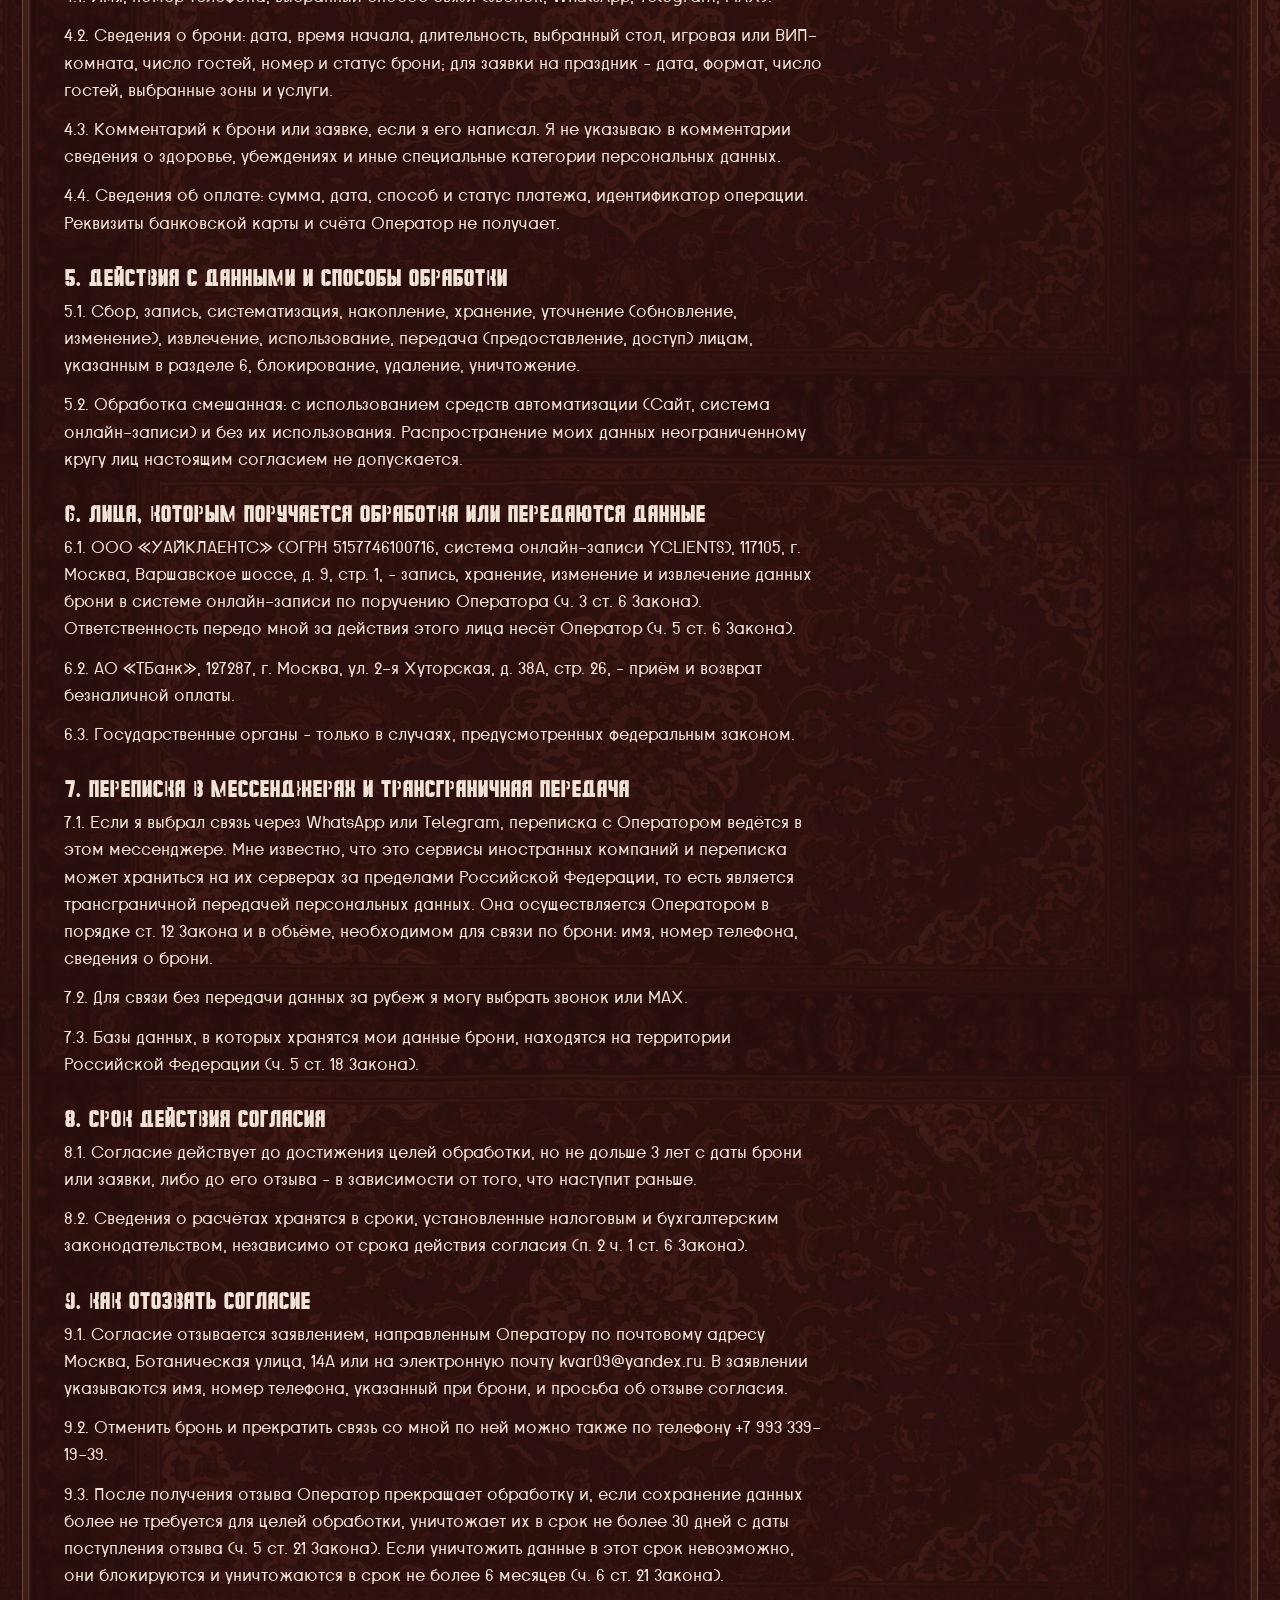
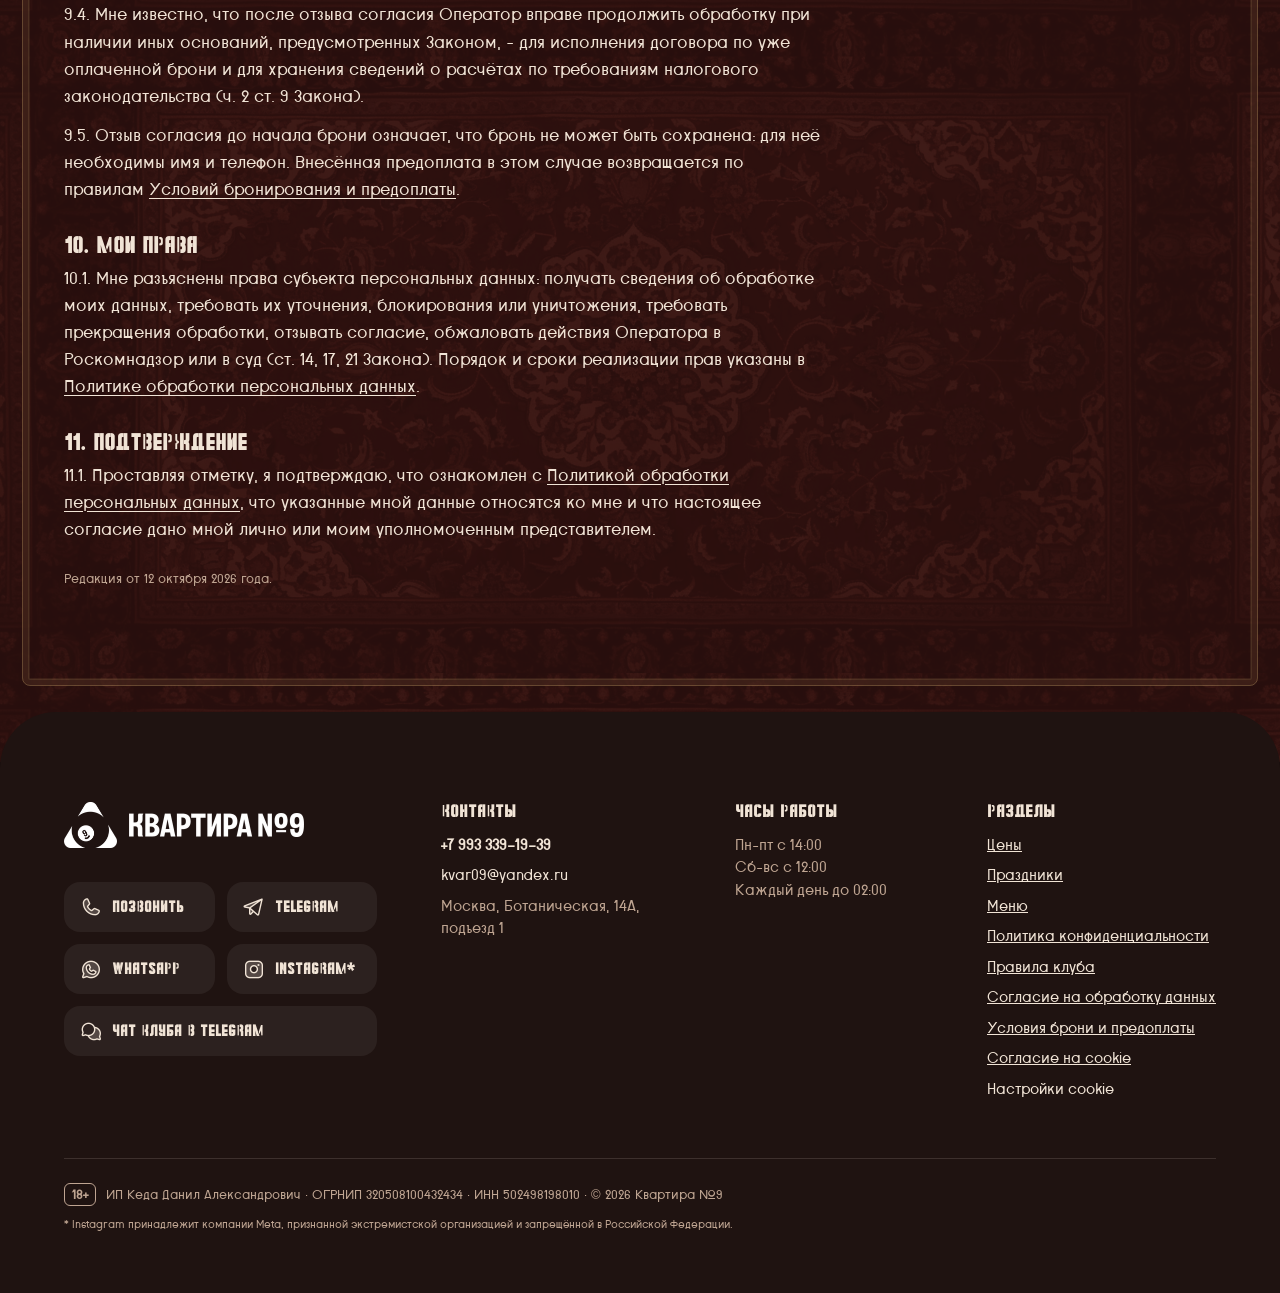
<file: soglasie/index.html>
<!DOCTYPE html><html lang="ru" data-theme="burgundy" data-font="kosmos" data-tick="2" data-card="pola" data-tname="stencil"><head><meta charset="utf-8"><meta name="viewport" content="width=device-width, initial-scale=1, viewport-fit=cover"><meta name="theme-color" content="#120b0a"><link rel="icon" href="/favicon.jpg"><link rel="preload" href="/_astro/bad-script.CT7eCIl4.woff2" as="font" type="font/woff2" crossorigin><link rel="preload" href="/_astro/caveat-digits.C6lLI7Ka.woff2" as="font" type="font/woff2" crossorigin><link rel="preload" href="/_astro/proletarsk.BLAWgX2r.woff2" as="font" type="font/woff2" crossorigin><link rel="preload" href="/_astro/sowjetschablone.D4eQBPQ5.woff2" as="font" type="font/woff2" crossorigin><script>document.documentElement.classList.add('js'); setTimeout(function(){ if(!window.__revealReady) document.documentElement.classList.remove('js'); }, 1500);</script><title>Согласие на обработку персональных данных – Квартира №9</title><meta name="description" content="Текст согласия на обработку персональных данных при бронировании в клубе Квартира №9."><meta name="robots" content="noindex"><meta property="og:type" content="website"><meta property="og:locale" content="ru_RU"><meta property="og:site_name" content="Квартира №9"><meta property="og:title" content="Согласие на обработку персональных данных – Квартира №9"><meta property="og:description" content="Текст согласия на обработку персональных данных при бронировании в клубе Квартира №9."><meta property="og:url" content="https://kvrtr9.ru/soglasie/"><meta property="og:image" content="https://kvrtr9.ru/_astro/hero155w.CEBqkdgs_28JILA.jpg"><meta name="twitter:card" content="summary_large_image"><script type="application/ld+json">{"@context":"https://schema.org","@type":"BreadcrumbList","itemListElement":[{"@type":"ListItem","position":1,"name":"Главная","item":"https://kvrtr9.ru/"},{"@type":"ListItem","position":2,"name":"Согласие на обработку персональных данных","item":"https://kvrtr9.ru/soglasie/"}]}</script><link rel="stylesheet" href="/_astro/Base.CiDOAEfD.css"><style>.crumbs[data-astro-cid-vx4iavld]{color:var(--muted);padding-top:92px;padding-bottom:48px;font-size:14px}ol[data-astro-cid-vx4iavld]{flex-wrap:wrap;gap:6px;margin:0;padding:0;list-style:none;display:flex}li[data-astro-cid-vx4iavld]:not(:last-child):after{content:"›";margin-left:6px}a[data-astro-cid-vx4iavld]{color:var(--muted);text-decoration:none}a[data-astro-cid-vx4iavld]:hover,[data-astro-cid-vx4iavld][aria-current]{color:var(--cream)}@media (width>=900px){.crumbs[data-astro-cid-vx4iavld]{padding-top:130px;padding-bottom:70px;font-size:15px}}
.body[data-astro-cid-ecugnumn]{max-width:760px;font-size:16px;line-height:1.6}.body[data-astro-cid-ecugnumn] h2{font:700 19px var(--fd);-webkit-text-stroke:0;margin:30px 0 8px}.body[data-astro-cid-ecugnumn] p{color:var(--text);margin:0 0 12px}.body[data-astro-cid-ecugnumn] .lead{color:var(--muted)}.body[data-astro-cid-ecugnumn] ol{gap:12px;margin:0;padding-left:22px;display:grid}.body[data-astro-cid-ecugnumn] li{color:var(--text);padding-left:4px}.body[data-astro-cid-ecugnumn] .draft{color:#ffe3a1;border:1.5px dashed #ffd68c99;border-radius:12px;padding:12px 14px;font-size:14px}.body[data-astro-cid-ecugnumn] mark{color:#ffe3a1;background:#ffd68c38;border-radius:4px;padding:0 4px}.body[data-astro-cid-ecugnumn] .ver{color:var(--muted);margin-top:26px;font-size:13px}.body[data-astro-cid-ecugnumn] a{color:var(--cream);text-underline-offset:3px}.body[data-astro-cid-ecugnumn] li::marker{color:var(--green);font-weight:800}@media (width>=900px){.body[data-astro-cid-ecugnumn]{font-size:17px}.body[data-astro-cid-ecugnumn] h2{font-size:22px}}
</style></head><body><a class="skip-link" href="#main">К содержимому</a><header class="hdr" id="hdr" data-astro-cid-nen7h5rs><div class="wrap" data-astro-cid-nen7h5rs><a class="logo" href="/" aria-label="Квартира №9, на главную" data-astro-cid-nen7h5rs><img src="/_astro/logo-mark.CCXDt5Lf_18lhKX.webp" alt data-astro-cid-nen7h5rs="true" loading="lazy" decoding="async" width="91" height="80" class="lm"><img src="/_astro/logo-word.BAPDpQVD_228Hl9.webp" alt data-astro-cid-nen7h5rs="true" loading="lazy" decoding="async" width="321" height="44" class="lw"></a><nav class="nav" aria-label="Основное меню" data-astro-cid-nen7h5rs><a href="/#tables" data-astro-cid-nen7h5rs>Цены</a><a href="/#events" data-astro-cid-nen7h5rs>Праздники</a><a href="/#menu" data-astro-cid-nen7h5rs>Меню</a><a href="/afisha/" data-astro-cid-nen7h5rs>Афиша</a><a href="/turniry/" data-astro-cid-nen7h5rs>Турниры</a><a href="/#route" data-astro-cid-nen7h5rs>Адрес</a></nav><button class="burger" type="button" aria-label="Открыть меню" aria-controls="nmenu" aria-expanded="false" data-astro-cid-nen7h5rs><i data-astro-cid-nen7h5rs></i></button></div></header><main id="main"><nav class="crumbs wrap" aria-label="Хлебные крошки" data-astro-cid-vx4iavld><ol data-astro-cid-vx4iavld><li data-astro-cid-vx4iavld><a href="/" data-astro-cid-vx4iavld>Главная</a></li><li data-astro-cid-vx4iavld><span aria-current="page" data-astro-cid-vx4iavld>Согласие на обработку персональных данных</span></li></ol></nav><article class="sec sand rt doc" data-astro-cid-ecugnumn><div class="wrap" data-astro-cid-ecugnumn><div class="ttl"><h1>Согласие на обработку персональных данных</h1></div><div class="body" data-astro-cid-ecugnumn><p class="lead">Я, субъект персональных данных, указавший свои имя и номер телефона в форме бронирования или заявки на сайте kvrtr9.ru (далее – Сайт), проставляя отметку «Даю согласие на обработку персональных данных», в соответствии со ст. 9 Федерального закона от 27.07.2006 № 152-ФЗ «О персональных данных» (далее – Закон) свободно, своей волей и в своём интересе даю конкретное, предметное, информированное, сознательное и однозначное согласие на обработку моих персональных данных на следующих условиях.</p><h2>1. Форма и момент дачи согласия</h2><p>1.1. Согласие даётся в электронной форме путём проставления отметки в форме на Сайте и отправки формы. Согласие оформлено отдельным документом и не включено в иные документы, которые я подтверждаю (ч. 1 ст. 9 Закона). Отметка не проставлена заранее: без моего действия согласие не считается данным.</p><p>1.2. Согласие считается данным в момент отправки формы. Сведения о дате и времени отправки формы и о проставленной отметке сохраняются вместе с данными брони и служат подтверждением получения согласия (ч. 3 ст. 9 Закона).</p><p class="draft">При подключении брони к YCLIENTS отметка о согласии с датой и временем записывается в комментарий к брони – обязанность доказать получение согласия лежит на Операторе.</p><p>1.3. Если форму заполняет мой представитель, он подтверждает наличие полномочий на дачу согласия от моего имени; Оператор вправе проверить эти полномочия (ч. 1 ст. 9 Закона).</p><h2>2. Оператор</h2><p>2.1. ИП Кеда Данил Александрович (ОГРНИП 320508100432434, ИНН 502498198010), бильярдный клуб «Квартира №9», адрес: Москва, Ботаническая улица, 14А, телефон +7 993 339-19-39, электронная почта kvar09@yandex.ru (далее – Оператор).</p><h2>3. Цели обработки</h2><p>3.1. Оформление, подтверждение, изменение, перенос и отмена бронирования стола, игровой или ВИП-комнаты в бильярдном клубе «Квартира №9».</p><p>3.2. Рассмотрение заявки на проведение праздника или мероприятия и подготовка предложения по нему.</p><p>3.3. Связь со мной по вопросам брони или заявки выбранным мной способом.</p><p>3.4. Приём, учёт и возврат предоплаты и оплаты, направление кассового чека.</p><p>3.5. Рассмотрение моих обращений и претензий, связанных с бронью.</p><p>3.6. Данные не используются для рекламных рассылок и не передаются третьим лицам для рекламы.</p><h2>4. Перечень персональных данных</h2><p>4.1. Имя; номер телефона; выбранный способ связи (звонок, WhatsApp, Telegram, MAX).</p><p>4.2. Сведения о брони: дата, время начала, длительность, выбранный стол, игровая или ВИП-комната, число гостей, номер и статус брони; для заявки на праздник – дата, формат, число гостей, выбранные зоны и услуги.</p><p>4.3. Комментарий к брони или заявке, если я его написал. Я не указываю в комментарии сведения о здоровье, убеждениях и иные специальные категории персональных данных.</p><p>4.4. Сведения об оплате: сумма, дата, способ и статус платежа, идентификатор операции. Реквизиты банковской карты и счёта Оператор не получает.</p><h2>5. Действия с данными и способы обработки</h2><p>5.1. Сбор, запись, систематизация, накопление, хранение, уточнение (обновление, изменение), извлечение, использование, передача (предоставление, доступ) лицам, указанным в разделе 6, блокирование, удаление, уничтожение.</p><p>5.2. Обработка смешанная: с использованием средств автоматизации (Сайт, система онлайн-записи) и без их использования. Распространение моих данных неограниченному кругу лиц настоящим согласием не допускается.</p><h2>6. Лица, которым поручается обработка или передаются данные</h2><p>6.1. ООО «УАЙКЛАЕНТС» (ОГРН 5157746100716, система онлайн-записи YCLIENTS), 117105, г. Москва, Варшавское шоссе, д. 9, стр. 1, – запись, хранение, изменение и извлечение данных брони в системе онлайн-записи по поручению Оператора (ч. 3 ст. 6 Закона). Ответственность передо мной за действия этого лица несёт Оператор (ч. 5 ст. 6 Закона).</p><p>6.2. АО «ТБанк», 127287, г. Москва, ул. 2-я Хуторская, д. 38А, стр. 26, – приём и возврат безналичной оплаты.</p><p>6.3. Государственные органы – только в случаях, предусмотренных федеральным законом.</p><h2>7. Переписка в мессенджерах и трансграничная передача</h2><p>7.1. Если я выбрал связь через WhatsApp или Telegram, переписка с Оператором ведётся в этом мессенджере. Мне известно, что это сервисы иностранных компаний и переписка может храниться на их серверах за пределами Российской Федерации, то есть является трансграничной передачей персональных данных. Она осуществляется Оператором в порядке ст. 12 Закона и в объёме, необходимом для связи по брони: имя, номер телефона, сведения о брони.</p><p>7.2. Для связи без передачи данных за рубеж я могу выбрать звонок или MAX.</p><p>7.3. Базы данных, в которых хранятся мои данные брони, находятся на территории Российской Федерации (ч. 5 ст. 18 Закона).</p><h2>8. Срок действия согласия</h2><p>8.1. Согласие действует до достижения целей обработки, но не дольше 3 лет с даты брони или заявки, либо до его отзыва – в зависимости от того, что наступит раньше.</p><p>8.2. Сведения о расчётах хранятся в сроки, установленные налоговым и бухгалтерским законодательством, независимо от срока действия согласия (п. 2 ч. 1 ст. 6 Закона).</p><h2>9. Как отозвать согласие</h2><p>9.1. Согласие отзывается заявлением, направленным Оператору по почтовому адресу Москва, Ботаническая улица, 14А или на электронную почту kvar09@yandex.ru. В заявлении указываются имя, номер телефона, указанный при брони, и просьба об отзыве согласия.</p><p>9.2. Отменить бронь и прекратить связь со мной по ней можно также по телефону +7 993 339-19-39.</p><p>9.3. После получения отзыва Оператор прекращает обработку и, если сохранение данных более не требуется для целей обработки, уничтожает их в срок не более 30 дней с даты поступления отзыва (ч. 5 ст. 21 Закона). Если уничтожить данные в этот срок невозможно, они блокируются и уничтожаются в срок не более 6 месяцев (ч. 6 ст. 21 Закона).</p><p>9.4. Мне известно, что после отзыва согласия Оператор вправе продолжить обработку при наличии иных оснований, предусмотренных Законом, – для исполнения договора по уже оплаченной брони и для хранения сведений о расчётах по требованиям налогового законодательства (ч. 2 ст. 9 Закона).</p><p>9.5. Отзыв согласия до начала брони означает, что бронь не может быть сохранена: для неё необходимы имя и телефон. Внесённая предоплата в этом случае возвращается по правилам <a href="/oferta/">Условий бронирования и предоплаты</a>.</p><h2>10. Мои права</h2><p>10.1. Мне разъяснены права субъекта персональных данных: получать сведения об обработке моих данных, требовать их уточнения, блокирования или уничтожения, требовать прекращения обработки, отзывать согласие, обжаловать действия Оператора в Роскомнадзор или в суд (ст. 14, 17, 21 Закона). Порядок и сроки реализации прав указаны в <a href="/privacy/">Политике обработки персональных данных</a>.</p><h2>11. Подтверждение</h2><p>11.1. Проставляя отметку, я подтверждаю, что ознакомлен с <a href="/privacy/">Политикой обработки персональных данных</a>, что указанные мной данные относятся ко мне и что настоящее согласие дано мной лично или моим уполномоченным представителем.</p><p class="ver">Редакция от 12 октября 2026 года.</p></div></div></article></main><footer class="foot rt" data-astro-cid-jo6i4kqk><div class="wrap" data-astro-cid-jo6i4kqk><div class="fg" data-astro-cid-jo6i4kqk><div data-astro-cid-jo6i4kqk><a class="logo" href="/" aria-label="Квартира №9, на главную" data-astro-cid-jo6i4kqk><img src="/_astro/logo-mark.CCXDt5Lf_ZPIhm7.webp" alt data-astro-cid-jo6i4kqk="true" loading="lazy" decoding="async" width="105" height="92" class="lm"><img src="/_astro/logo-word.BAPDpQVD_Z8shtx.webp" alt data-astro-cid-jo6i4kqk="true" loading="lazy" decoding="async" width="350" height="48" class="lw"></a><div class="ct" data-astro-cid-jo6i4kqk><a href="tel:+79933391939" data-goal="click_call" data-astro-cid-jo6i4kqk><i class="ph-duotone ph-phone" data-astro-cid-jo6i4kqk></i>Позвонить</a><a href="https://t.me/kvar09" target="_blank" rel="noopener" data-goal="click_messenger" data-astro-cid-jo6i4kqk><i class="ph-duotone ph-telegram-logo" data-astro-cid-jo6i4kqk></i>Telegram</a><a href="https://wa.me/79933391939" target="_blank" rel="noopener" data-goal="click_messenger" data-astro-cid-jo6i4kqk><i class="ph-duotone ph-whatsapp-logo" data-astro-cid-jo6i4kqk></i>WhatsApp</a><a href="https://www.instagram.com/billiards.kvartira9" target="_blank" rel="noopener" data-goal="click_messenger" data-astro-cid-jo6i4kqk><i class="ph-duotone ph-instagram-logo" data-astro-cid-jo6i4kqk></i>Instagram*</a><a class="wide" href="https://t.me/kvar09chat" target="_blank" rel="noopener" data-goal="click_messenger" data-astro-cid-jo6i4kqk><i class="ph-duotone ph-chats-circle" data-astro-cid-jo6i4kqk></i>Чат клуба в Telegram</a></div></div><div data-astro-cid-jo6i4kqk><h5 data-astro-cid-jo6i4kqk>Контакты</h5><p data-astro-cid-jo6i4kqk><b data-astro-cid-jo6i4kqk><a class="plain" href="tel:+79933391939" data-goal="click_call" data-astro-cid-jo6i4kqk>+7 993 339-19-39</a></b></p><p data-astro-cid-jo6i4kqk><a class="plain" href="mailto:kvar09@yandex.ru" data-astro-cid-jo6i4kqk>kvar09@yandex.ru</a></p><p data-astro-cid-jo6i4kqk>Москва, Ботаническая, 14А, подъезд 1</p><p class="ph-hours" data-astro-cid-jo6i4kqk>Пн–пт с 14:00, сб–вс с 12:00<br data-astro-cid-jo6i4kqk>каждый день до 02:00</p></div><div class="hours" data-astro-cid-jo6i4kqk><h5 data-astro-cid-jo6i4kqk>Часы работы</h5><p data-astro-cid-jo6i4kqk>Пн–пт с 14:00<br data-astro-cid-jo6i4kqk>Сб–вс с 12:00<br data-astro-cid-jo6i4kqk>Каждый день до 02:00</p></div><div class="sections" data-astro-cid-jo6i4kqk><h5 data-astro-cid-jo6i4kqk>Разделы</h5><a class="l" href="/#tables" data-astro-cid-jo6i4kqk>Цены</a><a class="l" href="/#events" data-astro-cid-jo6i4kqk>Праздники</a><a class="l" href="/#menu" data-astro-cid-jo6i4kqk>Меню</a><a class="l" href="/privacy/" data-astro-cid-jo6i4kqk>Политика конфиденциальности</a><a class="l" href="/rules/" data-astro-cid-jo6i4kqk>Правила клуба</a><a class="l" href="/soglasie/" data-astro-cid-jo6i4kqk>Согласие на обработку данных</a><a class="l" href="/oferta/" data-astro-cid-jo6i4kqk>Условия брони и предоплаты</a><a class="l" href="/cookie/" data-astro-cid-jo6i4kqk>Согласие на cookie</a><button type="button" class="l lb" data-cookie-open data-astro-cid-jo6i4kqk>Настройки cookie</button></div></div><div class="legal" data-astro-cid-jo6i4kqk><span class="age" title="Сайт для посетителей старше 18 лет: в меню бара есть алкоголь" data-astro-cid-jo6i4kqk>18+</span>ИП Кеда Данил Александрович · ОГРНИП 320508100432434 · ИНН 502498198010 · © 2026 Квартира №9</div><p class="meta" data-astro-cid-jo6i4kqk>* Instagram принадлежит компании Meta, признанной экстремистской организацией и запрещённой в Российской Федерации.</p></div></footer><div class="ck" id="ck-bar" role="region" aria-label="Согласие на cookie" hidden data-astro-cid-hq3mgpmn><p data-astro-cid-hq3mgpmn>Используем cookie Яндекс Метрики для статистики – только с вашего согласия. <a href="/cookie/" data-astro-cid-hq3mgpmn>Подробнее</a></p><div class="bt" data-astro-cid-hq3mgpmn><button type="button" class="ok" data-cookie="all" data-astro-cid-hq3mgpmn>Согласен</button><button type="button" class="no" data-cookie="necessary" data-astro-cid-hq3mgpmn>Только необходимые</button></div></div><script type="module">var e=`kv9-cookie`,t=`kv9-cookie-at`;function n(e,t,n){if(e===`necessary`)return e;if(e!==`all`)return null;let r=Number(t);return t&&Number.isFinite(r)&&n-r<31536e6?`all`:null}function r(e){return{show:e!==`all`&&e!==`necessary`,load:e===`all`}}function i(){try{return n(localStorage.getItem(e),localStorage.getItem(t),Date.now())}catch{return null}}function a(n){try{localStorage.setItem(e,n),localStorage.setItem(t,String(Date.now()))}catch{}}function o(){let e=document.getElementById(`ck-bar`);if(!e)return;let t=()=>window.__loadMetrika?.(),n=r(i());n.load&&t(),e.hidden=!n.show,e.querySelector(`[data-cookie="all"]`)?.addEventListener(`click`,()=>{a(`all`),e.hidden=!0,t()}),e.querySelector(`[data-cookie="necessary"]`)?.addEventListener(`click`,()=>{let t=i();a(`necessary`),e.hidden=!0,t===`all`&&location.reload()}),document.querySelectorAll(`[data-cookie-open]`).forEach(t=>t.addEventListener(`click`,()=>{e.hidden=!1}))}o();</script><a class="fab" id="fab" href="https://n1300308.yclients.com" data-book="table" data-goal="book_click" data-astro-cid-3g5f2gww>Забронировать</a><button type="button" class="totop" id="totop" aria-label="Наверх, к началу страницы" hidden data-astro-cid-esobc3xq><svg viewBox="0 0 24 24" width="26" height="26" aria-hidden="true" data-astro-cid-esobc3xq><path d="M12 19V5M5.5 11.5 12 5l6.5 6.5" fill="none" stroke="currentColor" stroke-width="2.2" stroke-linecap="round" stroke-linejoin="round" data-astro-cid-esobc3xq></path></svg></button><script type="module">var e=document.getElementById(`totop`);if(e){let t=matchMedia(`(min-width: 900px)`),n=()=>{e.hidden=!t.matches||scrollY<innerHeight*.9};addEventListener(`scroll`,n,{passive:!0}),t.addEventListener(`change`,n),n(),e.addEventListener(`click`,()=>{let t=!matchMedia(`(prefers-reduced-motion: reduce)`).matches;scrollTo({top:0,behavior:t?`smooth`:`auto`}),e.blur()})}</script><div class="ov nmenu" id="nmenu" role="dialog" aria-modal="true" aria-label="Меню" data-astro-cid-4qnzkghn><div class="top" data-astro-cid-4qnzkghn><a class="logo" href="/" aria-label="Квартира №9, на главную" data-astro-cid-4qnzkghn><img src="/_astro/logo-mark.CCXDt5Lf_Z2f04vF.webp" alt data-astro-cid-4qnzkghn="true" loading="lazy" decoding="async" width="64" height="56" class="lm"><img src="/_astro/logo-word.BAPDpQVD_1Mg5JF.webp" alt data-astro-cid-4qnzkghn="true" loading="lazy" decoding="async" width="219" height="30" class="lw"></a><button class="x" type="button" data-close aria-label="Закрыть меню" data-astro-cid-4qnzkghn>✕</button></div><nav aria-label="Разделы" data-astro-cid-4qnzkghn><a href="/#tables" data-astro-cid-4qnzkghn>Цены</a><a href="/#events" data-astro-cid-4qnzkghn>Праздники</a><a href="/afisha/" data-astro-cid-4qnzkghn>Афиша</a><a href="/turniry/" data-astro-cid-4qnzkghn>Турниры</a><a href="/#menu" data-astro-cid-4qnzkghn>Меню</a><a href="/#reviews" data-astro-cid-4qnzkghn>Отзывы</a><a href="/#faq" data-astro-cid-4qnzkghn>Вопросы</a><a href="/#route" data-astro-cid-4qnzkghn>Адрес</a></nav><a class="bk cta" href="https://n1300308.yclients.com" data-book="table" data-goal="book_click" data-astro-cid-4qnzkghn>Забронировать стол</a><div class="soc" data-astro-cid-4qnzkghn><a href="tel:+79933391939" aria-label="Позвонить" data-goal="click_call" data-astro-cid-4qnzkghn><i class="ph-duotone ph-phone" data-astro-cid-4qnzkghn></i></a><a href="https://t.me/kvar09" target="_blank" rel="noopener" aria-label="Telegram" data-goal="click_messenger" data-astro-cid-4qnzkghn><i class="ph-duotone ph-telegram-logo" data-astro-cid-4qnzkghn></i></a><a href="https://wa.me/79933391939" target="_blank" rel="noopener" aria-label="WhatsApp" data-goal="click_messenger" data-astro-cid-4qnzkghn><i class="ph-duotone ph-whatsapp-logo" data-astro-cid-4qnzkghn></i></a><a href="https://www.instagram.com/billiards.kvartira9" target="_blank" rel="noopener" aria-label="Instagram" data-goal="click_messenger" data-astro-cid-4qnzkghn><i class="ph-duotone ph-instagram-logo" data-astro-cid-4qnzkghn></i></a></div></div><div class="ov gov" id="gov" role="dialog" aria-modal="true" aria-label="Фото" data-backdrop data-astro-cid-wmugbbto><button class="x" type="button" data-close aria-label="Закрыть" data-astro-cid-wmugbbto>✕</button><button class="garr prev" type="button" id="gp" aria-label="Предыдущее фото" data-astro-cid-wmugbbto>‹</button><div class="gal" id="gal" data-astro-cid-wmugbbto></div><button class="garr next" type="button" id="gn" aria-label="Следующее фото" data-astro-cid-wmugbbto>›</button><div class="gcnt" id="gcnt" aria-live="polite" data-astro-cid-wmugbbto></div></div><div class="ov bk-ov" id="bk" role="dialog" aria-modal="true" aria-labelledby="bk-title" data-backdrop data-astro-cid-2nd62yds><div class="sheet" data-astro-cid-2nd62yds><div class="toast" id="bk-toast" role="alert" data-astro-cid-2nd62yds></div><div class="grab" aria-hidden="true" data-astro-cid-2nd62yds></div><div class="sh-h" data-astro-cid-2nd62yds><button class="back" id="bk-back" type="button" aria-label="Назад" data-astro-cid-2nd62yds>‹</button><h3 id="bk-title" data-astro-cid-2nd62yds></h3><button class="x" id="bk-x" type="button" data-close aria-label="Закрыть" data-astro-cid-2nd62yds>✕</button></div><div class="steps" id="bk-steps" aria-hidden="true" data-astro-cid-2nd62yds></div><p class="demo-note" data-astro-cid-2nd62yds>Демо-версия: бронь не уходит в клуб</p><div class="body" id="bk-body" data-astro-cid-2nd62yds></div><div class="foot" id="bk-foot" data-astro-cid-2nd62yds><div class="sum" id="bk-sum" aria-live="polite" data-astro-cid-2nd62yds></div><button class="go" id="bk-go" type="button" data-astro-cid-2nd62yds></button></div></div></div><script type="application/json" id="bk-data">{"tables":[{"id":"orange","capacity":6,"about":"Стол для пула в малом зале.","name":"Оранжевый","yc":"Orange","hall":"small","hallLabel":"Малый зал","color":"#FF8A3D","photo":"t-orange.jpg","priceFrom":500,"tariff":{"day":500,"evening":900,"weekend":900},"thumb":"/_astro/t-orange.CDbX8Dkc_2hqxGG.webp"},{"id":"purple","capacity":6,"about":"Стол для пула в малом зале.","name":"Фиолетовый","yc":"Purple","hall":"small","hallLabel":"Малый зал","color":"#8B5CF6","photo":"t-purple.jpg","priceFrom":500,"tariff":{"day":500,"evening":900,"weekend":900},"thumb":"/_astro/t-purple.CQsdefys_Qwvou.webp"},{"id":"burgundy","capacity":6,"about":"Стол для пула в малом зале.","name":"Бордовый","yc":"Burgundy","hall":"small","hallLabel":"Малый зал","color":"#9F1239","photo":"t-burgundy.jpg","priceFrom":500,"tariff":{"day":500,"evening":900,"weekend":900},"thumb":"/_astro/t-burgundy.-YO0DJFL_ZjewMH.webp"},{"id":"camel","capacity":6,"about":"Стол для пула в большом зале.","name":"Карамельный","yc":"Camel","hall":"big","hallLabel":"Большой зал","color":"#C19A6B","photo":"t-camel.jpg","priceFrom":950,"tariff":{"day":950,"evening":950,"weekend":1300},"thumb":"/_astro/t-camel.CQuFMyAR_1Bcj3G.webp"},{"id":"wine","capacity":6,"about":"Стол для пула в большом зале.","name":"Винный","yc":"Wine","hall":"big","hallLabel":"Большой зал","color":"#7B1E3A","photo":"t-wine.jpg","priceFrom":950,"note":"своя зона отдыха","tariff":{"day":950,"evening":950,"weekend":1300},"thumb":"/_astro/t-wine.Djxpg8yA_1Mn0IB.webp"},{"id":"dark-grey","capacity":6,"about":"Аренда стола и инвентаря для игры в бильярд с собственной посадочной зоной.","name":"Графитовый","yc":"Dark Grey","hall":"big","hallLabel":"Большой зал","color":"#6B7280","photo":"t-dark-grey.jpg","priceFrom":950,"note":"своя зона отдыха","tariff":{"day":950,"evening":950,"weekend":1300},"thumb":"/_astro/t-dark-grey.Cf7CbqD-_Z12tgGp.webp"},{"id":"vip-fuchsia","capacity":8,"about":"Пул 9 футов|Настольные игры|Музыкальная станция","name":"ВИП Фуксия","yc":"VIP Fuchsia","hall":"vip","hallLabel":"ВИП","color":"#E0559A","photo":"hero155w.jpg","priceFrom":1200,"note":"пул 9 футов","tariff":{"day":1200,"evening":1200,"weekend":1700},"thumb":"/_astro/hero155w.CEBqkdgs_4VnMF.webp"},{"id":"vip-ps5","capacity":8,"about":"Sony PlayStation 5|Настольные игры|Музыкальная станция","name":"ВИП с PS5","yc":"VIP с PS5","hall":"vip","hallLabel":"ВИП","color":"#3F8A67","photo":"t-vip-ps5.jpg","priceFrom":1500,"note":"пул 9 футов, PS5","tariff":{"day":1500,"evening":1500,"weekend":2000},"thumb":"/_astro/t-vip-ps5.DfBtw6Ox_ZnXXNP.webp"},{"id":"yellow","capacity":6,"about":"Уютная игровая комната","name":"Игровая с PS5","yc":"Gaming Room","hall":"ps5","hallLabel":"Игровая","color":"#E8B23A","photo":"p120.jpg","priceFrom":400,"note":"PS5, 4K ТВ","tariff":{"day":400,"evening":400,"weekend":600},"thumb":"/_astro/p120.DcExUO7i_Z26UgKc.webp"}],"formats":[{"id":"vip","icon":"ph-door","title":"ВИП-комната","subtitle":"своя комната, стол и PS5","tables":["vip-ps5"],"instant":true,"short":"ВИП"},{"id":"zone","icon":"ph-users-three","title":"Зона со столами","subtitle":"несколько столов рядом","tables":["camel","wine","dark-grey"],"instant":false,"short":"Зона"},{"id":"hall","icon":"ph-confetti","title":"Весь зал","subtitle":"клуб только ваш","tables":["orange","purple","burgundy","camel","wine","dark-grey","vip-fuchsia","vip-ps5","yellow"],"instant":false,"short":"Весь зал"}],"options":[{"id":"cake","title":"Торт от нас","price":2500},{"id":"decor","title":"Декор и шары","price":3000},{"id":"host","title":"Ведущий турнира","price":4000},{"id":"playlist","title":"Плейлист на вечер","price":0}],"site":{"phone":"+79933391939","phoneHuman":"+7 993 339-19-39","whatsapp":"https://wa.me/79933391939","telegram":"https://t.me/kvar09","route":"https://yandex.ru/maps/?mode=routes&rtext=~55.846482,37.586994&rtt=pd","address":"Москва, Ботаническая улица, 14А"}}</script><script type="module" src="/_astro/BookingSheet.astro_astro_type_script_index_0_lang.BthJtlkZ.js"></script><script type="module" src="/_astro/Base.astro_astro_type_script_index_0_lang.KPtV7H-B.js"></script></body></html>
</file>
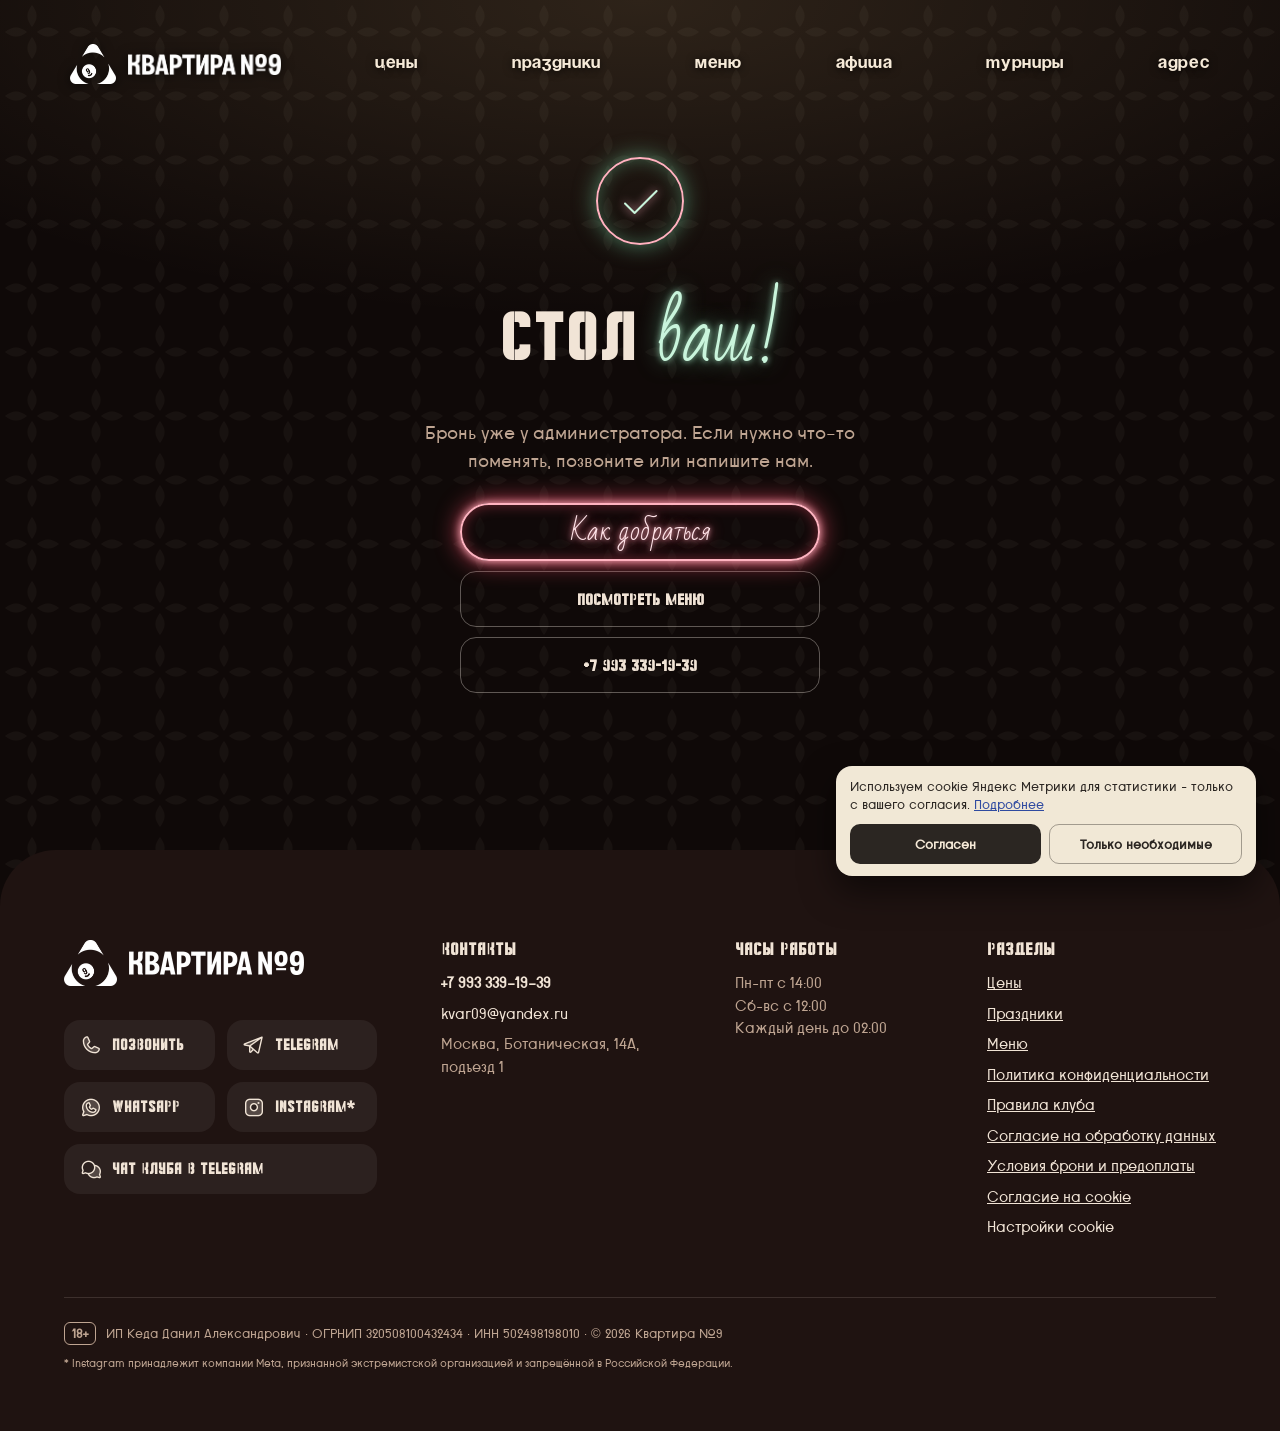
<file: spasibo/index.html>
<!DOCTYPE html><html lang="ru" data-theme="burgundy" data-font="kosmos" data-tick="2" data-card="pola" data-tname="stencil"><head><meta charset="utf-8"><meta name="viewport" content="width=device-width, initial-scale=1, viewport-fit=cover"><meta name="theme-color" content="#120b0a"><link rel="icon" href="/favicon.jpg"><link rel="preload" href="/_astro/bad-script.CT7eCIl4.woff2" as="font" type="font/woff2" crossorigin><link rel="preload" href="/_astro/caveat-digits.C6lLI7Ka.woff2" as="font" type="font/woff2" crossorigin><link rel="preload" href="/_astro/proletarsk.BLAWgX2r.woff2" as="font" type="font/woff2" crossorigin><link rel="preload" href="/_astro/sowjetschablone.D4eQBPQ5.woff2" as="font" type="font/woff2" crossorigin><script>document.documentElement.classList.add('js'); setTimeout(function(){ if(!window.__revealReady) document.documentElement.classList.remove('js'); }, 1500);</script><title>Спасибо, бронь принята – Квартира №9</title><meta name="description" content="Бронь стола в клубе Квартира №9 принята."><meta name="robots" content="noindex"><meta property="og:type" content="website"><meta property="og:locale" content="ru_RU"><meta property="og:site_name" content="Квартира №9"><meta property="og:title" content="Спасибо, бронь принята – Квартира №9"><meta property="og:description" content="Бронь стола в клубе Квартира №9 принята."><meta property="og:url" content="https://kvrtr9.ru/spasibo/"><meta property="og:image" content="https://kvrtr9.ru/_astro/hero155w.CEBqkdgs_28JILA.jpg"><meta name="twitter:card" content="summary_large_image"><link rel="stylesheet" href="/_astro/Base.CiDOAEfD.css"><style>.done[data-astro-cid-nskgwlfo]{text-align:center;align-items:center;min-height:100svh;padding-top:110px;display:grid}.ring[data-astro-cid-nskgwlfo]{color:#c9f5dc;border:2px solid var(--mint);width:88px;height:88px;text-shadow:0 0 10px var(--mint);border-radius:50%;place-items:center;margin:0 auto 22px;font-size:44px;display:grid;box-shadow:0 0 22px #78dcaa8c,inset 0 0 18px #78dcaa59}h1[data-astro-cid-nskgwlfo]{font:700 40px/1.1 var(--fd);margin-bottom:14px}em[data-astro-cid-nskgwlfo]{font:400 1.1em var(--fs);color:#c9f5dc;text-shadow:0 0 6px #a8e6c4e6,0 0 22px #78dcaab3;font-style:normal;animation:5s 1s infinite hum}.lead[data-astro-cid-nskgwlfo]{max-width:480px;margin:0 auto 28px}.cta[data-astro-cid-nskgwlfo]{gap:10px;max-width:360px;margin:0 auto;display:grid}.cta[data-astro-cid-nskgwlfo] .bk[data-astro-cid-nskgwlfo]{min-height:56px}.ghost[data-astro-cid-nskgwlfo]{min-height:56px;color:var(--cream);font:700 16px var(--fd);border:1.5px solid #f4ece259;border-radius:16px;place-items:center;text-decoration:none;display:grid}@media (width>=900px){h1[data-astro-cid-nskgwlfo]{font-size:64px}}
</style></head><body><a class="skip-link" href="#main">К содержимому</a><header class="hdr" id="hdr" data-astro-cid-nen7h5rs><div class="wrap" data-astro-cid-nen7h5rs><a class="logo" href="/" aria-label="Квартира №9, на главную" data-astro-cid-nen7h5rs><img src="/_astro/logo-mark.CCXDt5Lf_18lhKX.webp" alt data-astro-cid-nen7h5rs="true" loading="lazy" decoding="async" width="91" height="80" class="lm"><img src="/_astro/logo-word.BAPDpQVD_228Hl9.webp" alt data-astro-cid-nen7h5rs="true" loading="lazy" decoding="async" width="321" height="44" class="lw"></a><nav class="nav" aria-label="Основное меню" data-astro-cid-nen7h5rs><a href="/#tables" data-astro-cid-nen7h5rs>Цены</a><a href="/#events" data-astro-cid-nen7h5rs>Праздники</a><a href="/#menu" data-astro-cid-nen7h5rs>Меню</a><a href="/afisha/" data-astro-cid-nen7h5rs>Афиша</a><a href="/turniry/" data-astro-cid-nen7h5rs>Турниры</a><a href="/#route" data-astro-cid-nen7h5rs>Адрес</a></nav><button class="burger" type="button" aria-label="Открыть меню" aria-controls="nmenu" aria-expanded="false" data-astro-cid-nen7h5rs><i data-astro-cid-nen7h5rs></i></button></div></header><main id="main"><section class="sec darkarc done" data-astro-cid-nskgwlfo><div class="wrap" data-astro-cid-nskgwlfo><div class="ring" aria-hidden="true" data-astro-cid-nskgwlfo><i class="ph-light ph-check" data-astro-cid-nskgwlfo></i></div><h1 data-astro-cid-nskgwlfo>Стол <em data-astro-cid-nskgwlfo>ваш!</em></h1><p class="lead" data-astro-cid-nskgwlfo>Бронь уже у администратора. Если нужно что-то поменять, позвоните или напишите нам.</p><div class="cta" data-astro-cid-nskgwlfo><a class="bk" href="https://yandex.ru/maps/?mode=routes&amp;rtext=~55.846482,37.586994&amp;rtt=pd" target="_blank" rel="noopener" data-goal="click_route" data-astro-cid-nskgwlfo>Как добраться</a><a class="ghost" href="/#menu" data-astro-cid-nskgwlfo>Посмотреть меню</a><a class="ghost" href="tel:+79933391939" data-goal="click_call" data-astro-cid-nskgwlfo>+7 993 339-19-39</a></div></div></section></main><footer class="foot rt" data-astro-cid-jo6i4kqk><div class="wrap" data-astro-cid-jo6i4kqk><div class="fg" data-astro-cid-jo6i4kqk><div data-astro-cid-jo6i4kqk><a class="logo" href="/" aria-label="Квартира №9, на главную" data-astro-cid-jo6i4kqk><img src="/_astro/logo-mark.CCXDt5Lf_ZPIhm7.webp" alt data-astro-cid-jo6i4kqk="true" loading="lazy" decoding="async" width="105" height="92" class="lm"><img src="/_astro/logo-word.BAPDpQVD_Z8shtx.webp" alt data-astro-cid-jo6i4kqk="true" loading="lazy" decoding="async" width="350" height="48" class="lw"></a><div class="ct" data-astro-cid-jo6i4kqk><a href="tel:+79933391939" data-goal="click_call" data-astro-cid-jo6i4kqk><i class="ph-duotone ph-phone" data-astro-cid-jo6i4kqk></i>Позвонить</a><a href="https://t.me/kvar09" target="_blank" rel="noopener" data-goal="click_messenger" data-astro-cid-jo6i4kqk><i class="ph-duotone ph-telegram-logo" data-astro-cid-jo6i4kqk></i>Telegram</a><a href="https://wa.me/79933391939" target="_blank" rel="noopener" data-goal="click_messenger" data-astro-cid-jo6i4kqk><i class="ph-duotone ph-whatsapp-logo" data-astro-cid-jo6i4kqk></i>WhatsApp</a><a href="https://www.instagram.com/billiards.kvartira9" target="_blank" rel="noopener" data-goal="click_messenger" data-astro-cid-jo6i4kqk><i class="ph-duotone ph-instagram-logo" data-astro-cid-jo6i4kqk></i>Instagram*</a><a class="wide" href="https://t.me/kvar09chat" target="_blank" rel="noopener" data-goal="click_messenger" data-astro-cid-jo6i4kqk><i class="ph-duotone ph-chats-circle" data-astro-cid-jo6i4kqk></i>Чат клуба в Telegram</a></div></div><div data-astro-cid-jo6i4kqk><h5 data-astro-cid-jo6i4kqk>Контакты</h5><p data-astro-cid-jo6i4kqk><b data-astro-cid-jo6i4kqk><a class="plain" href="tel:+79933391939" data-goal="click_call" data-astro-cid-jo6i4kqk>+7 993 339-19-39</a></b></p><p data-astro-cid-jo6i4kqk><a class="plain" href="mailto:kvar09@yandex.ru" data-astro-cid-jo6i4kqk>kvar09@yandex.ru</a></p><p data-astro-cid-jo6i4kqk>Москва, Ботаническая, 14А, подъезд 1</p><p class="ph-hours" data-astro-cid-jo6i4kqk>Пн–пт с 14:00, сб–вс с 12:00<br data-astro-cid-jo6i4kqk>каждый день до 02:00</p></div><div class="hours" data-astro-cid-jo6i4kqk><h5 data-astro-cid-jo6i4kqk>Часы работы</h5><p data-astro-cid-jo6i4kqk>Пн–пт с 14:00<br data-astro-cid-jo6i4kqk>Сб–вс с 12:00<br data-astro-cid-jo6i4kqk>Каждый день до 02:00</p></div><div class="sections" data-astro-cid-jo6i4kqk><h5 data-astro-cid-jo6i4kqk>Разделы</h5><a class="l" href="/#tables" data-astro-cid-jo6i4kqk>Цены</a><a class="l" href="/#events" data-astro-cid-jo6i4kqk>Праздники</a><a class="l" href="/#menu" data-astro-cid-jo6i4kqk>Меню</a><a class="l" href="/privacy/" data-astro-cid-jo6i4kqk>Политика конфиденциальности</a><a class="l" href="/rules/" data-astro-cid-jo6i4kqk>Правила клуба</a><a class="l" href="/soglasie/" data-astro-cid-jo6i4kqk>Согласие на обработку данных</a><a class="l" href="/oferta/" data-astro-cid-jo6i4kqk>Условия брони и предоплаты</a><a class="l" href="/cookie/" data-astro-cid-jo6i4kqk>Согласие на cookie</a><button type="button" class="l lb" data-cookie-open data-astro-cid-jo6i4kqk>Настройки cookie</button></div></div><div class="legal" data-astro-cid-jo6i4kqk><span class="age" title="Сайт для посетителей старше 18 лет: в меню бара есть алкоголь" data-astro-cid-jo6i4kqk>18+</span>ИП Кеда Данил Александрович · ОГРНИП 320508100432434 · ИНН 502498198010 · © 2026 Квартира №9</div><p class="meta" data-astro-cid-jo6i4kqk>* Instagram принадлежит компании Meta, признанной экстремистской организацией и запрещённой в Российской Федерации.</p></div></footer><div class="ck" id="ck-bar" role="region" aria-label="Согласие на cookie" hidden data-astro-cid-hq3mgpmn><p data-astro-cid-hq3mgpmn>Используем cookie Яндекс Метрики для статистики – только с вашего согласия. <a href="/cookie/" data-astro-cid-hq3mgpmn>Подробнее</a></p><div class="bt" data-astro-cid-hq3mgpmn><button type="button" class="ok" data-cookie="all" data-astro-cid-hq3mgpmn>Согласен</button><button type="button" class="no" data-cookie="necessary" data-astro-cid-hq3mgpmn>Только необходимые</button></div></div><script type="module">var e=`kv9-cookie`,t=`kv9-cookie-at`;function n(e,t,n){if(e===`necessary`)return e;if(e!==`all`)return null;let r=Number(t);return t&&Number.isFinite(r)&&n-r<31536e6?`all`:null}function r(e){return{show:e!==`all`&&e!==`necessary`,load:e===`all`}}function i(){try{return n(localStorage.getItem(e),localStorage.getItem(t),Date.now())}catch{return null}}function a(n){try{localStorage.setItem(e,n),localStorage.setItem(t,String(Date.now()))}catch{}}function o(){let e=document.getElementById(`ck-bar`);if(!e)return;let t=()=>window.__loadMetrika?.(),n=r(i());n.load&&t(),e.hidden=!n.show,e.querySelector(`[data-cookie="all"]`)?.addEventListener(`click`,()=>{a(`all`),e.hidden=!0,t()}),e.querySelector(`[data-cookie="necessary"]`)?.addEventListener(`click`,()=>{let t=i();a(`necessary`),e.hidden=!0,t===`all`&&location.reload()}),document.querySelectorAll(`[data-cookie-open]`).forEach(t=>t.addEventListener(`click`,()=>{e.hidden=!1}))}o();</script><a class="fab" id="fab" href="https://n1300308.yclients.com" data-book="table" data-goal="book_click" data-astro-cid-3g5f2gww>Забронировать</a><button type="button" class="totop" id="totop" aria-label="Наверх, к началу страницы" hidden data-astro-cid-esobc3xq><svg viewBox="0 0 24 24" width="26" height="26" aria-hidden="true" data-astro-cid-esobc3xq><path d="M12 19V5M5.5 11.5 12 5l6.5 6.5" fill="none" stroke="currentColor" stroke-width="2.2" stroke-linecap="round" stroke-linejoin="round" data-astro-cid-esobc3xq></path></svg></button><script type="module">var e=document.getElementById(`totop`);if(e){let t=matchMedia(`(min-width: 900px)`),n=()=>{e.hidden=!t.matches||scrollY<innerHeight*.9};addEventListener(`scroll`,n,{passive:!0}),t.addEventListener(`change`,n),n(),e.addEventListener(`click`,()=>{let t=!matchMedia(`(prefers-reduced-motion: reduce)`).matches;scrollTo({top:0,behavior:t?`smooth`:`auto`}),e.blur()})}</script><div class="ov nmenu" id="nmenu" role="dialog" aria-modal="true" aria-label="Меню" data-astro-cid-4qnzkghn><div class="top" data-astro-cid-4qnzkghn><a class="logo" href="/" aria-label="Квартира №9, на главную" data-astro-cid-4qnzkghn><img src="/_astro/logo-mark.CCXDt5Lf_Z2f04vF.webp" alt data-astro-cid-4qnzkghn="true" loading="lazy" decoding="async" width="64" height="56" class="lm"><img src="/_astro/logo-word.BAPDpQVD_1Mg5JF.webp" alt data-astro-cid-4qnzkghn="true" loading="lazy" decoding="async" width="219" height="30" class="lw"></a><button class="x" type="button" data-close aria-label="Закрыть меню" data-astro-cid-4qnzkghn>✕</button></div><nav aria-label="Разделы" data-astro-cid-4qnzkghn><a href="/#tables" data-astro-cid-4qnzkghn>Цены</a><a href="/#events" data-astro-cid-4qnzkghn>Праздники</a><a href="/afisha/" data-astro-cid-4qnzkghn>Афиша</a><a href="/turniry/" data-astro-cid-4qnzkghn>Турниры</a><a href="/#menu" data-astro-cid-4qnzkghn>Меню</a><a href="/#reviews" data-astro-cid-4qnzkghn>Отзывы</a><a href="/#faq" data-astro-cid-4qnzkghn>Вопросы</a><a href="/#route" data-astro-cid-4qnzkghn>Адрес</a></nav><a class="bk cta" href="https://n1300308.yclients.com" data-book="table" data-goal="book_click" data-astro-cid-4qnzkghn>Забронировать стол</a><div class="soc" data-astro-cid-4qnzkghn><a href="tel:+79933391939" aria-label="Позвонить" data-goal="click_call" data-astro-cid-4qnzkghn><i class="ph-duotone ph-phone" data-astro-cid-4qnzkghn></i></a><a href="https://t.me/kvar09" target="_blank" rel="noopener" aria-label="Telegram" data-goal="click_messenger" data-astro-cid-4qnzkghn><i class="ph-duotone ph-telegram-logo" data-astro-cid-4qnzkghn></i></a><a href="https://wa.me/79933391939" target="_blank" rel="noopener" aria-label="WhatsApp" data-goal="click_messenger" data-astro-cid-4qnzkghn><i class="ph-duotone ph-whatsapp-logo" data-astro-cid-4qnzkghn></i></a><a href="https://www.instagram.com/billiards.kvartira9" target="_blank" rel="noopener" aria-label="Instagram" data-goal="click_messenger" data-astro-cid-4qnzkghn><i class="ph-duotone ph-instagram-logo" data-astro-cid-4qnzkghn></i></a></div></div><div class="ov gov" id="gov" role="dialog" aria-modal="true" aria-label="Фото" data-backdrop data-astro-cid-wmugbbto><button class="x" type="button" data-close aria-label="Закрыть" data-astro-cid-wmugbbto>✕</button><button class="garr prev" type="button" id="gp" aria-label="Предыдущее фото" data-astro-cid-wmugbbto>‹</button><div class="gal" id="gal" data-astro-cid-wmugbbto></div><button class="garr next" type="button" id="gn" aria-label="Следующее фото" data-astro-cid-wmugbbto>›</button><div class="gcnt" id="gcnt" aria-live="polite" data-astro-cid-wmugbbto></div></div><div class="ov bk-ov" id="bk" role="dialog" aria-modal="true" aria-labelledby="bk-title" data-backdrop data-astro-cid-2nd62yds><div class="sheet" data-astro-cid-2nd62yds><div class="toast" id="bk-toast" role="alert" data-astro-cid-2nd62yds></div><div class="grab" aria-hidden="true" data-astro-cid-2nd62yds></div><div class="sh-h" data-astro-cid-2nd62yds><button class="back" id="bk-back" type="button" aria-label="Назад" data-astro-cid-2nd62yds>‹</button><h3 id="bk-title" data-astro-cid-2nd62yds></h3><button class="x" id="bk-x" type="button" data-close aria-label="Закрыть" data-astro-cid-2nd62yds>✕</button></div><div class="steps" id="bk-steps" aria-hidden="true" data-astro-cid-2nd62yds></div><p class="demo-note" data-astro-cid-2nd62yds>Демо-версия: бронь не уходит в клуб</p><div class="body" id="bk-body" data-astro-cid-2nd62yds></div><div class="foot" id="bk-foot" data-astro-cid-2nd62yds><div class="sum" id="bk-sum" aria-live="polite" data-astro-cid-2nd62yds></div><button class="go" id="bk-go" type="button" data-astro-cid-2nd62yds></button></div></div></div><script type="application/json" id="bk-data">{"tables":[{"id":"orange","capacity":6,"about":"Стол для пула в малом зале.","name":"Оранжевый","yc":"Orange","hall":"small","hallLabel":"Малый зал","color":"#FF8A3D","photo":"t-orange.jpg","priceFrom":500,"tariff":{"day":500,"evening":900,"weekend":900},"thumb":"/_astro/t-orange.CDbX8Dkc_2hqxGG.webp"},{"id":"purple","capacity":6,"about":"Стол для пула в малом зале.","name":"Фиолетовый","yc":"Purple","hall":"small","hallLabel":"Малый зал","color":"#8B5CF6","photo":"t-purple.jpg","priceFrom":500,"tariff":{"day":500,"evening":900,"weekend":900},"thumb":"/_astro/t-purple.CQsdefys_Qwvou.webp"},{"id":"burgundy","capacity":6,"about":"Стол для пула в малом зале.","name":"Бордовый","yc":"Burgundy","hall":"small","hallLabel":"Малый зал","color":"#9F1239","photo":"t-burgundy.jpg","priceFrom":500,"tariff":{"day":500,"evening":900,"weekend":900},"thumb":"/_astro/t-burgundy.-YO0DJFL_ZjewMH.webp"},{"id":"camel","capacity":6,"about":"Стол для пула в большом зале.","name":"Карамельный","yc":"Camel","hall":"big","hallLabel":"Большой зал","color":"#C19A6B","photo":"t-camel.jpg","priceFrom":950,"tariff":{"day":950,"evening":950,"weekend":1300},"thumb":"/_astro/t-camel.CQuFMyAR_1Bcj3G.webp"},{"id":"wine","capacity":6,"about":"Стол для пула в большом зале.","name":"Винный","yc":"Wine","hall":"big","hallLabel":"Большой зал","color":"#7B1E3A","photo":"t-wine.jpg","priceFrom":950,"note":"своя зона отдыха","tariff":{"day":950,"evening":950,"weekend":1300},"thumb":"/_astro/t-wine.Djxpg8yA_1Mn0IB.webp"},{"id":"dark-grey","capacity":6,"about":"Аренда стола и инвентаря для игры в бильярд с собственной посадочной зоной.","name":"Графитовый","yc":"Dark Grey","hall":"big","hallLabel":"Большой зал","color":"#6B7280","photo":"t-dark-grey.jpg","priceFrom":950,"note":"своя зона отдыха","tariff":{"day":950,"evening":950,"weekend":1300},"thumb":"/_astro/t-dark-grey.Cf7CbqD-_Z12tgGp.webp"},{"id":"vip-fuchsia","capacity":8,"about":"Пул 9 футов|Настольные игры|Музыкальная станция","name":"ВИП Фуксия","yc":"VIP Fuchsia","hall":"vip","hallLabel":"ВИП","color":"#E0559A","photo":"hero155w.jpg","priceFrom":1200,"note":"пул 9 футов","tariff":{"day":1200,"evening":1200,"weekend":1700},"thumb":"/_astro/hero155w.CEBqkdgs_4VnMF.webp"},{"id":"vip-ps5","capacity":8,"about":"Sony PlayStation 5|Настольные игры|Музыкальная станция","name":"ВИП с PS5","yc":"VIP с PS5","hall":"vip","hallLabel":"ВИП","color":"#3F8A67","photo":"t-vip-ps5.jpg","priceFrom":1500,"note":"пул 9 футов, PS5","tariff":{"day":1500,"evening":1500,"weekend":2000},"thumb":"/_astro/t-vip-ps5.DfBtw6Ox_ZnXXNP.webp"},{"id":"yellow","capacity":6,"about":"Уютная игровая комната","name":"Игровая с PS5","yc":"Gaming Room","hall":"ps5","hallLabel":"Игровая","color":"#E8B23A","photo":"p120.jpg","priceFrom":400,"note":"PS5, 4K ТВ","tariff":{"day":400,"evening":400,"weekend":600},"thumb":"/_astro/p120.DcExUO7i_Z26UgKc.webp"}],"formats":[{"id":"vip","icon":"ph-door","title":"ВИП-комната","subtitle":"своя комната, стол и PS5","tables":["vip-ps5"],"instant":true,"short":"ВИП"},{"id":"zone","icon":"ph-users-three","title":"Зона со столами","subtitle":"несколько столов рядом","tables":["camel","wine","dark-grey"],"instant":false,"short":"Зона"},{"id":"hall","icon":"ph-confetti","title":"Весь зал","subtitle":"клуб только ваш","tables":["orange","purple","burgundy","camel","wine","dark-grey","vip-fuchsia","vip-ps5","yellow"],"instant":false,"short":"Весь зал"}],"options":[{"id":"cake","title":"Торт от нас","price":2500},{"id":"decor","title":"Декор и шары","price":3000},{"id":"host","title":"Ведущий турнира","price":4000},{"id":"playlist","title":"Плейлист на вечер","price":0}],"site":{"phone":"+79933391939","phoneHuman":"+7 993 339-19-39","whatsapp":"https://wa.me/79933391939","telegram":"https://t.me/kvar09","route":"https://yandex.ru/maps/?mode=routes&rtext=~55.846482,37.586994&rtt=pd","address":"Москва, Ботаническая улица, 14А"}}</script><script type="module" src="/_astro/BookingSheet.astro_astro_type_script_index_0_lang.BthJtlkZ.js"></script><script type="module" src="/_astro/Base.astro_astro_type_script_index_0_lang.KPtV7H-B.js"></script></body></html>
</file>
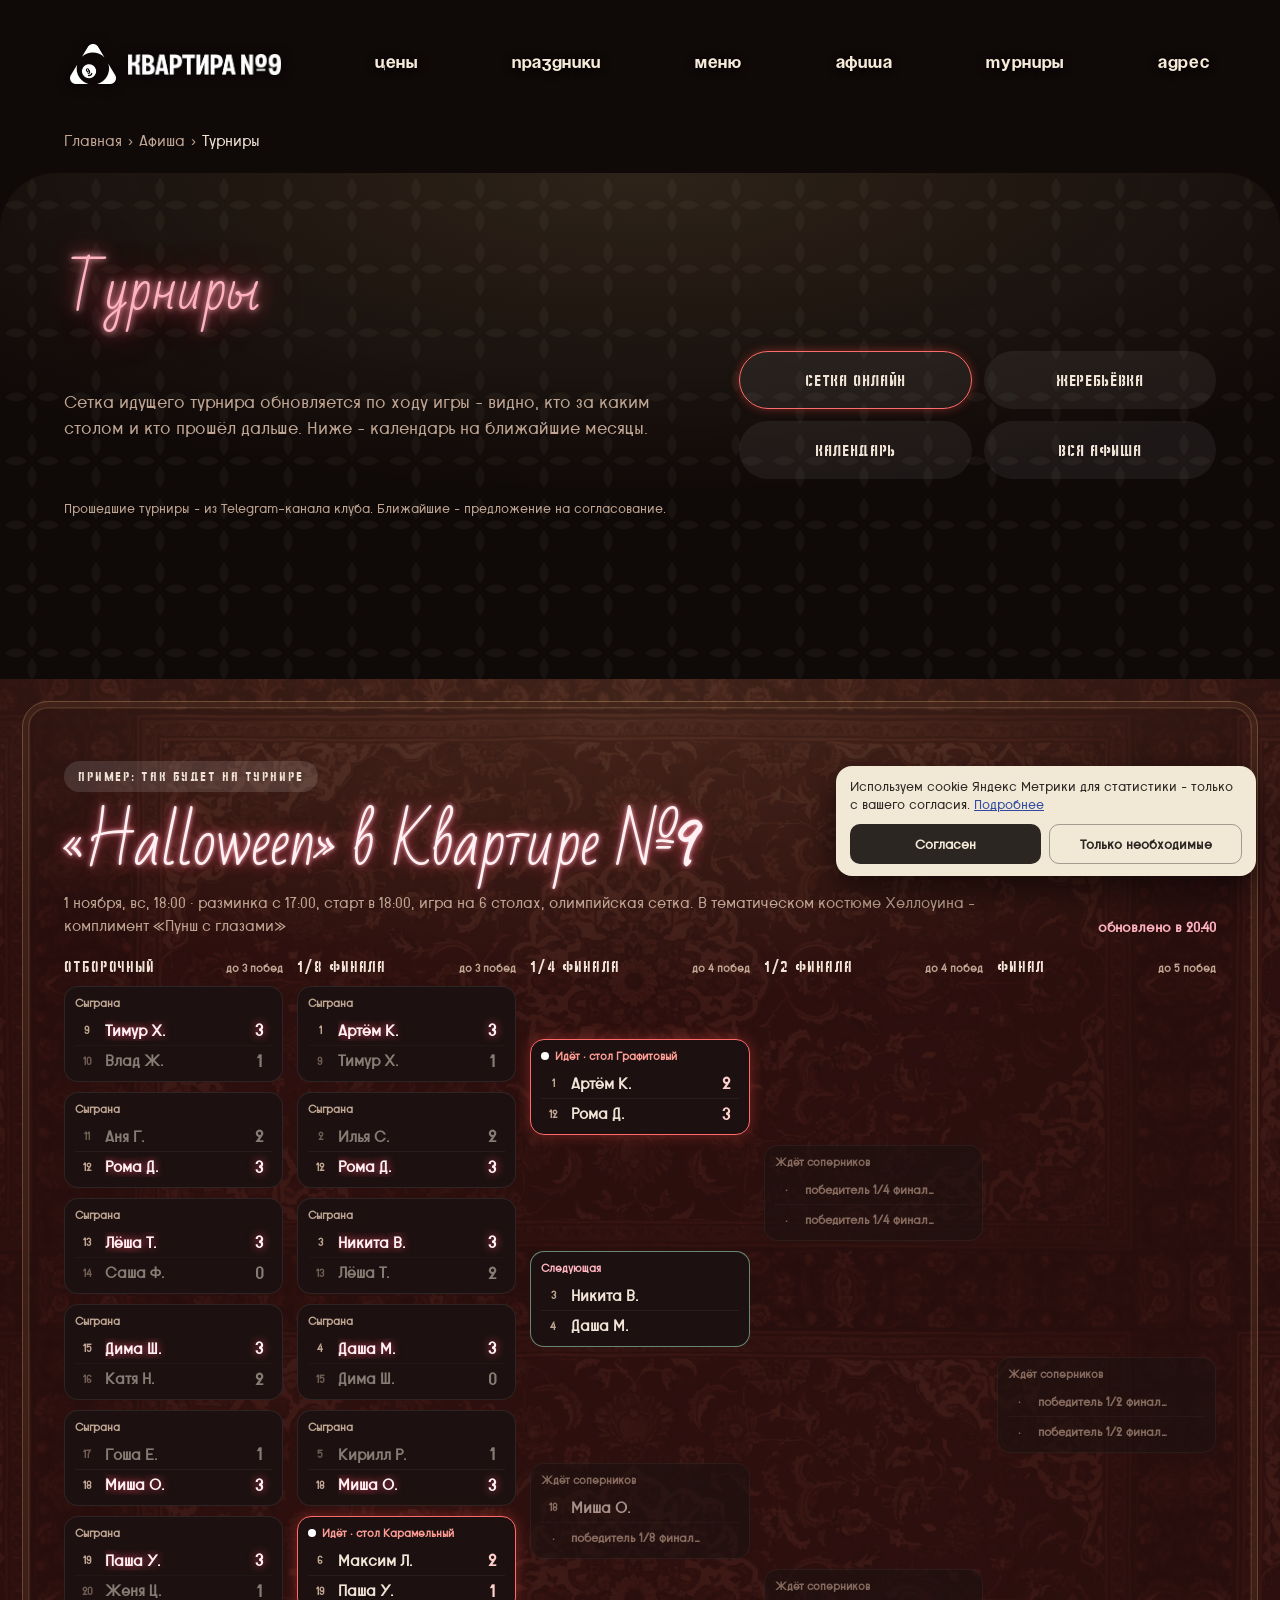
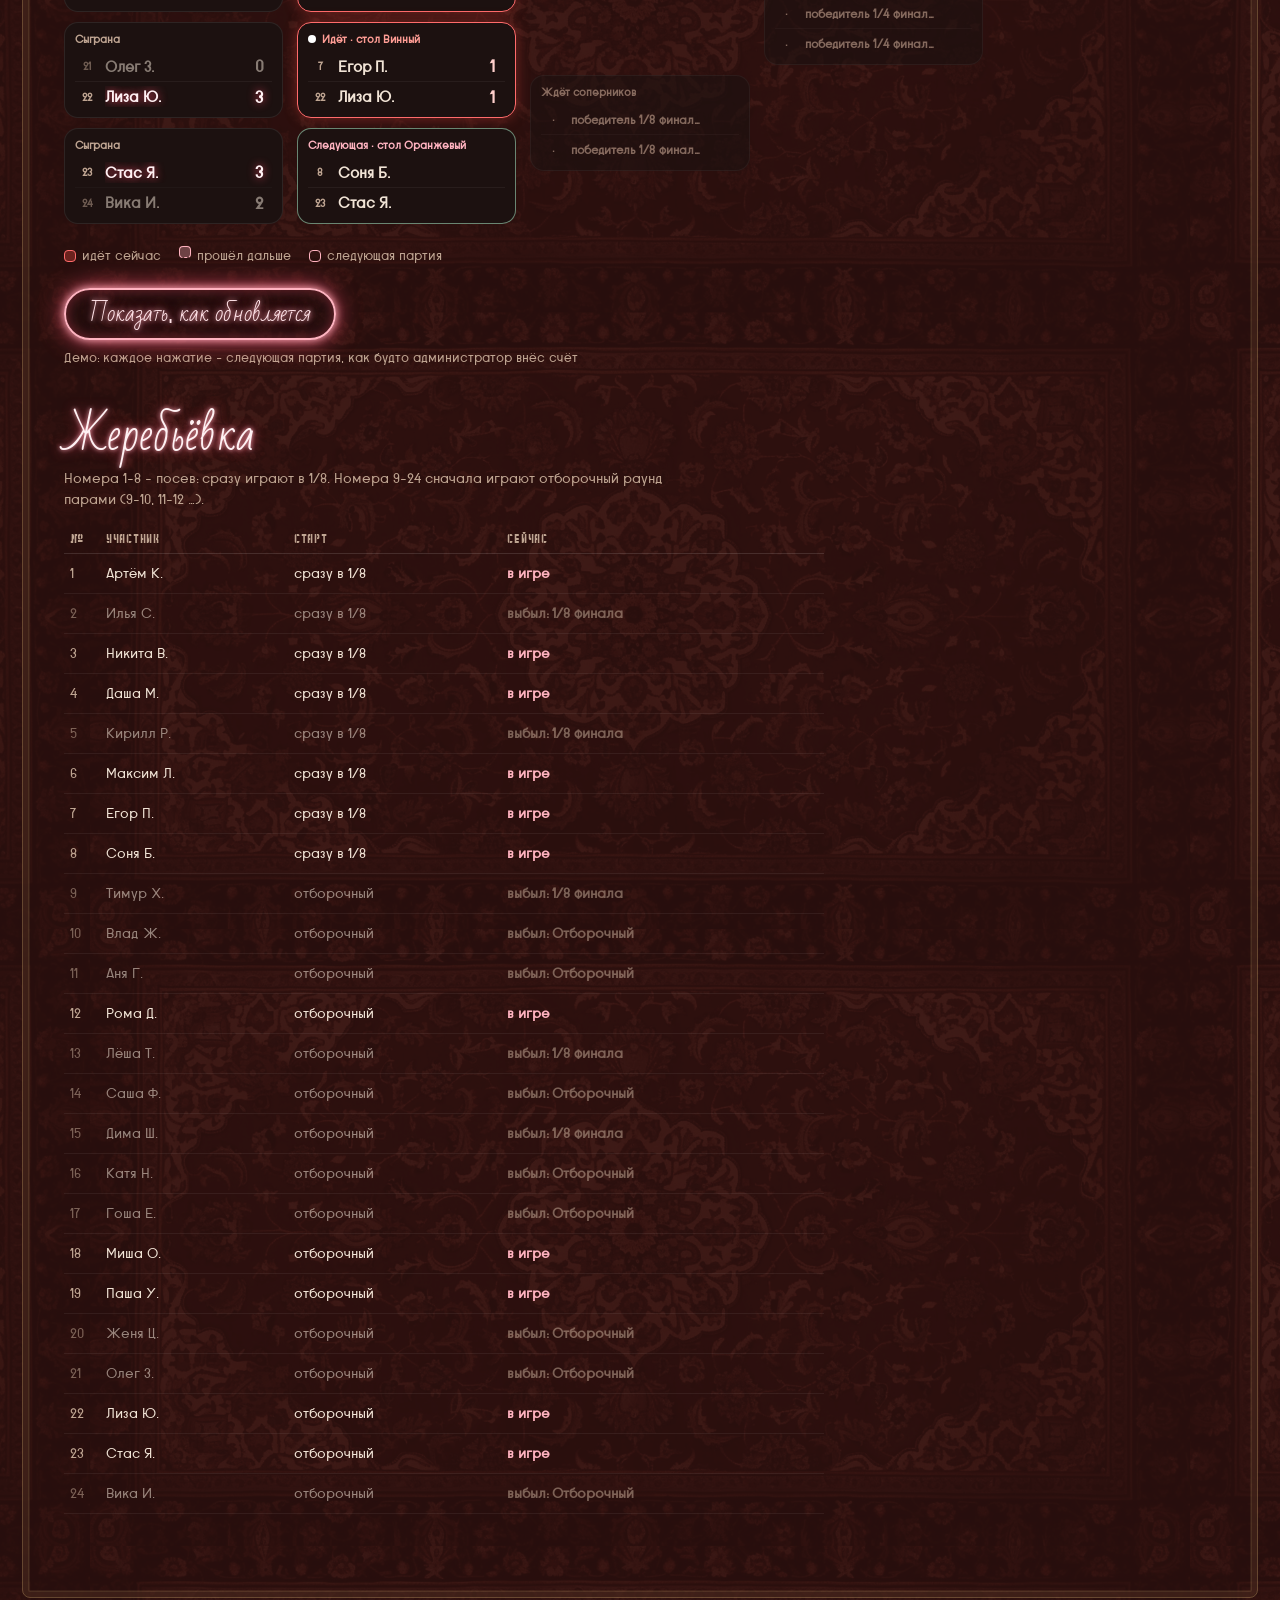
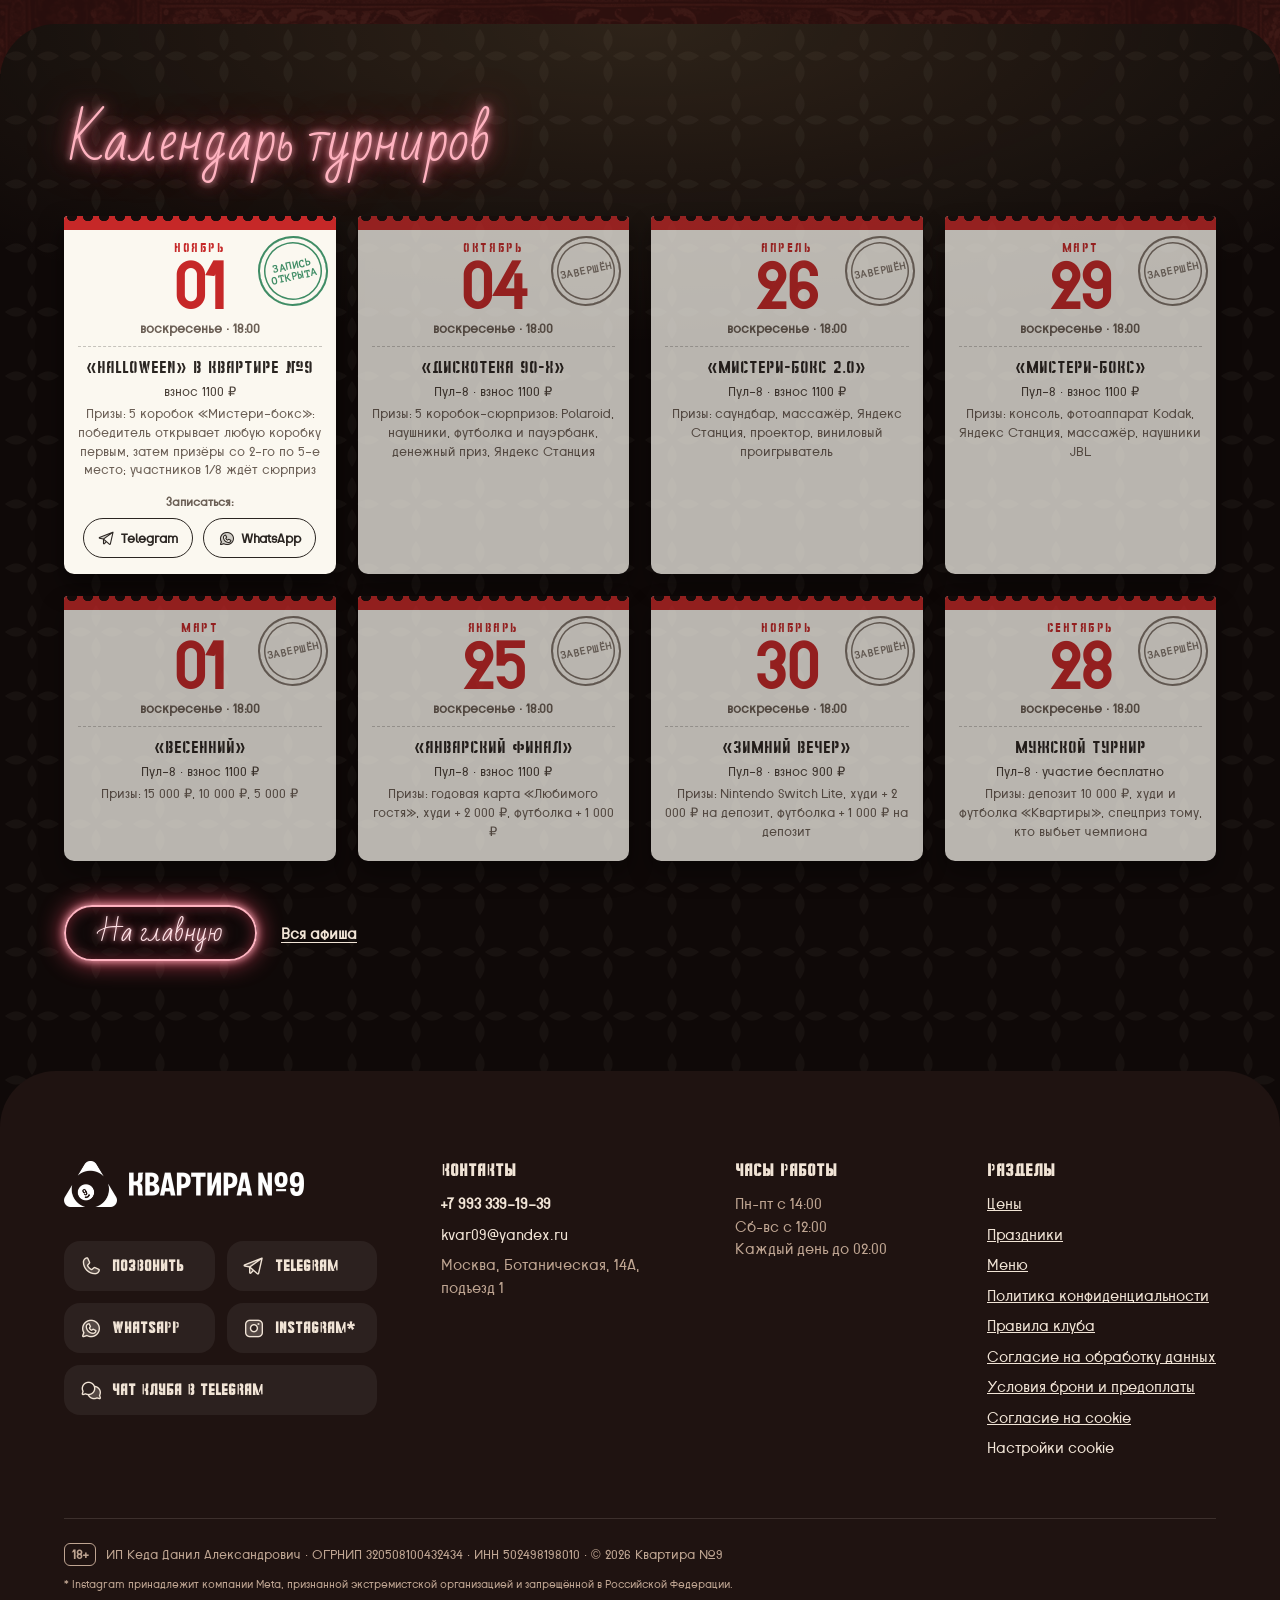
<file: turniry/index.html>
<!DOCTYPE html><html lang="ru" data-theme="burgundy" data-font="kosmos" data-tick="2" data-card="pola" data-tname="stencil"><head><meta charset="utf-8"><meta name="viewport" content="width=device-width, initial-scale=1, viewport-fit=cover"><meta name="theme-color" content="#120b0a"><link rel="icon" href="/favicon.jpg"><link rel="preload" href="/_astro/bad-script.CT7eCIl4.woff2" as="font" type="font/woff2" crossorigin><link rel="preload" href="/_astro/caveat-digits.C6lLI7Ka.woff2" as="font" type="font/woff2" crossorigin><link rel="preload" href="/_astro/proletarsk.BLAWgX2r.woff2" as="font" type="font/woff2" crossorigin><link rel="preload" href="/_astro/sowjetschablone.D4eQBPQ5.woff2" as="font" type="font/woff2" crossorigin><script>document.documentElement.classList.add('js'); setTimeout(function(){ if(!window.__revealReady) document.documentElement.classList.remove('js'); }, 1500);</script><title>Турниры – Квартира №9</title><meta name="description" content="Календарь турниров по пулу у м. Владыкино на несколько месяцев, запись, жеребьёвка и турнирная сетка в реальном времени."><meta name="robots" content="noindex"><meta property="og:type" content="website"><meta property="og:locale" content="ru_RU"><meta property="og:site_name" content="Квартира №9"><meta property="og:title" content="Турниры – Квартира №9"><meta property="og:description" content="Календарь турниров по пулу у м. Владыкино на несколько месяцев, запись, жеребьёвка и турнирная сетка в реальном времени."><meta property="og:url" content="https://kvrtr9.ru/turniry/"><meta property="og:image" content="https://kvrtr9.ru/_astro/hero155w.CEBqkdgs_28JILA.jpg"><meta name="twitter:card" content="summary_large_image"><script type="application/ld+json">{"@context":"https://schema.org","@type":"BreadcrumbList","itemListElement":[{"@type":"ListItem","position":1,"name":"Главная","item":"https://kvrtr9.ru/"},{"@type":"ListItem","position":2,"name":"Афиша","item":"https://kvrtr9.ru/afisha/"},{"@type":"ListItem","position":3,"name":"Турниры","item":"https://kvrtr9.ru/turniry/"}]}</script><link rel="stylesheet" href="/_astro/Base.CiDOAEfD.css"><style>.crumbs[data-astro-cid-vx4iavld]{color:var(--muted);padding-top:92px;padding-bottom:48px;font-size:14px}ol[data-astro-cid-vx4iavld]{flex-wrap:wrap;gap:6px;margin:0;padding:0;list-style:none;display:flex}li[data-astro-cid-vx4iavld]:not(:last-child):after{content:"›";margin-left:6px}a[data-astro-cid-vx4iavld]{color:var(--muted);text-decoration:none}a[data-astro-cid-vx4iavld]:hover,[data-astro-cid-vx4iavld][aria-current]{color:var(--cream)}@media (width>=900px){.crumbs[data-astro-cid-vx4iavld]{padding-top:130px;padding-bottom:70px;font-size:15px}}
</style><link rel="stylesheet" href="/_astro/turniry.CVJPLpAL.css"></head><body><a class="skip-link" href="#main">К содержимому</a><header class="hdr" id="hdr" data-astro-cid-nen7h5rs><div class="wrap" data-astro-cid-nen7h5rs><a class="logo" href="/" aria-label="Квартира №9, на главную" data-astro-cid-nen7h5rs><img src="/_astro/logo-mark.CCXDt5Lf_18lhKX.webp" alt data-astro-cid-nen7h5rs="true" loading="lazy" decoding="async" width="91" height="80" class="lm"><img src="/_astro/logo-word.BAPDpQVD_228Hl9.webp" alt data-astro-cid-nen7h5rs="true" loading="lazy" decoding="async" width="321" height="44" class="lw"></a><nav class="nav" aria-label="Основное меню" data-astro-cid-nen7h5rs><a href="/#tables" data-astro-cid-nen7h5rs>Цены</a><a href="/#events" data-astro-cid-nen7h5rs>Праздники</a><a href="/#menu" data-astro-cid-nen7h5rs>Меню</a><a href="/afisha/" data-astro-cid-nen7h5rs>Афиша</a><a href="/turniry/" data-astro-cid-nen7h5rs>Турниры</a><a href="/#route" data-astro-cid-nen7h5rs>Адрес</a></nav><button class="burger" type="button" aria-label="Открыть меню" aria-controls="nmenu" aria-expanded="false" data-astro-cid-nen7h5rs><i data-astro-cid-nen7h5rs></i></button></div></header><main id="main"><nav class="crumbs wrap" aria-label="Хлебные крошки" data-astro-cid-vx4iavld><ol data-astro-cid-vx4iavld><li data-astro-cid-vx4iavld><a href="/" data-astro-cid-vx4iavld>Главная</a></li><li data-astro-cid-vx4iavld><a href="/afisha/" data-astro-cid-vx4iavld>Афиша</a></li><li data-astro-cid-vx4iavld><span aria-current="page" data-astro-cid-vx4iavld>Турниры</span></li></ol></nav><section class="sec darkarc rt" aria-labelledby="tr-t" data-astro-cid-24o2gjjf><div class="wrap" data-astro-cid-24o2gjjf><div class="ttl"><h1 id="tr-t">Турниры</h1></div><div class="intro" data-astro-cid-24o2gjjf><p class="lead" data-astro-cid-24o2gjjf>Сетка идущего турнира обновляется по ходу игры – видно, кто за каким столом и кто прошёл дальше. Ниже – календарь на ближайшие месяцы.</p><nav class="jump" aria-label="Разделы" data-astro-cid-24o2gjjf><a class="hot" href="#live" data-astro-cid-24o2gjjf>Сетка онлайн</a><a href="#draw" data-astro-cid-24o2gjjf>Жеребьёвка</a><a href="#cal" data-astro-cid-24o2gjjf>Календарь</a><a href="/afisha/" data-astro-cid-24o2gjjf>Вся афиша</a></nav><p class="ex" data-astro-cid-24o2gjjf>Прошедшие турниры – из Telegram-канала клуба. Ближайшие – предложение на согласование.</p></div></div></section><section class="sec sand live-sec" id="live" aria-labelledby="lv-t" data-astro-cid-24o2gjjf><div class="wrap" data-astro-cid-24o2gjjf><div class="lv-head" data-astro-cid-24o2gjjf><span class="badge demo" data-astro-cid-24o2gjjf>Пример: так будет на турнире</span><h2 id="lv-t" data-astro-cid-24o2gjjf>«Halloween» в Квартире №9</h2><p class="lv-meta" data-astro-cid-24o2gjjf>1 ноября, вс, 18:00 · разминка с 17:00, старт в 18:00, игра на 6 столах, олимпийская сетка. В тематическом костюме Хеллоуина – комплимент «Пунш с глазами»</p><p class="upd" data-upd data-astro-cid-24o2gjjf>обновлено в 20:40</p></div><nav class="rtabs" aria-label="Раунды" data-astro-cid-24o2gjjf><button type="button" data-goto="0" data-astro-cid-24o2gjjf>Отборочный</button><button type="button" data-goto="1" data-astro-cid-24o2gjjf>1/8</button><button type="button" data-goto="2" data-astro-cid-24o2gjjf>1/4</button><button type="button" data-goto="3" data-astro-cid-24o2gjjf>1/2</button><button type="button" data-goto="4" data-astro-cid-24o2gjjf>Финал</button></nav><div class="bracket" data-bracket data-src data-astro-cid-24o2gjjf><section class="rd" data-r="R1" aria-label="Отборочный"><h3>Отборочный<small>до 3 побед</small></h3><div class="ms"><div class="mt done" data-m="R1-1"><span class="st done">Сыграна</span><div class="pl w"><span class="pn">9</span><span class="nm">Тимур Х.</span><b class="sc">3</b></div><div class="pl l"><span class="pn">10</span><span class="nm">Влад Ж.</span><b class="sc">1</b></div></div><div class="mt done" data-m="R1-2"><span class="st done">Сыграна</span><div class="pl l"><span class="pn">11</span><span class="nm">Аня Г.</span><b class="sc">2</b></div><div class="pl w"><span class="pn">12</span><span class="nm">Рома Д.</span><b class="sc">3</b></div></div><div class="mt done" data-m="R1-3"><span class="st done">Сыграна</span><div class="pl w"><span class="pn">13</span><span class="nm">Лёша Т.</span><b class="sc">3</b></div><div class="pl l"><span class="pn">14</span><span class="nm">Саша Ф.</span><b class="sc">0</b></div></div><div class="mt done" data-m="R1-4"><span class="st done">Сыграна</span><div class="pl w"><span class="pn">15</span><span class="nm">Дима Ш.</span><b class="sc">3</b></div><div class="pl l"><span class="pn">16</span><span class="nm">Катя Н.</span><b class="sc">2</b></div></div><div class="mt done" data-m="R1-5"><span class="st done">Сыграна</span><div class="pl l"><span class="pn">17</span><span class="nm">Гоша Е.</span><b class="sc">1</b></div><div class="pl w"><span class="pn">18</span><span class="nm">Миша О.</span><b class="sc">3</b></div></div><div class="mt done" data-m="R1-6"><span class="st done">Сыграна</span><div class="pl w"><span class="pn">19</span><span class="nm">Паша У.</span><b class="sc">3</b></div><div class="pl l"><span class="pn">20</span><span class="nm">Женя Ц.</span><b class="sc">1</b></div></div><div class="mt done" data-m="R1-7"><span class="st done">Сыграна</span><div class="pl l"><span class="pn">21</span><span class="nm">Олег З.</span><b class="sc">0</b></div><div class="pl w"><span class="pn">22</span><span class="nm">Лиза Ю.</span><b class="sc">3</b></div></div><div class="mt done" data-m="R1-8"><span class="st done">Сыграна</span><div class="pl w"><span class="pn">23</span><span class="nm">Стас Я.</span><b class="sc">3</b></div><div class="pl l"><span class="pn">24</span><span class="nm">Вика И.</span><b class="sc">2</b></div></div></div></section><section class="rd" data-r="R16" aria-label="1/8 финала"><h3>1/8 финала<small>до 3 побед</small></h3><div class="ms"><div class="mt done" data-m="R16-1"><span class="st done">Сыграна</span><div class="pl w"><span class="pn">1</span><span class="nm">Артём К.</span><b class="sc">3</b></div><div class="pl l"><span class="pn">9</span><span class="nm">Тимур Х.</span><b class="sc">1</b></div></div><div class="mt done" data-m="R16-2"><span class="st done">Сыграна</span><div class="pl l"><span class="pn">2</span><span class="nm">Илья С.</span><b class="sc">2</b></div><div class="pl w"><span class="pn">12</span><span class="nm">Рома Д.</span><b class="sc">3</b></div></div><div class="mt done" data-m="R16-3"><span class="st done">Сыграна</span><div class="pl w"><span class="pn">3</span><span class="nm">Никита В.</span><b class="sc">3</b></div><div class="pl l"><span class="pn">13</span><span class="nm">Лёша Т.</span><b class="sc">2</b></div></div><div class="mt done" data-m="R16-4"><span class="st done">Сыграна</span><div class="pl w"><span class="pn">4</span><span class="nm">Даша М.</span><b class="sc">3</b></div><div class="pl l"><span class="pn">15</span><span class="nm">Дима Ш.</span><b class="sc">0</b></div></div><div class="mt done" data-m="R16-5"><span class="st done">Сыграна</span><div class="pl l"><span class="pn">5</span><span class="nm">Кирилл Р.</span><b class="sc">1</b></div><div class="pl w"><span class="pn">18</span><span class="nm">Миша О.</span><b class="sc">3</b></div></div><div class="mt live" data-m="R16-6"><span class="st live"><i></i>Идёт · стол Карамельный</span><div class="pl"><span class="pn">6</span><span class="nm">Максим Л.</span><b class="sc">2</b></div><div class="pl"><span class="pn">19</span><span class="nm">Паша У.</span><b class="sc">1</b></div></div><div class="mt live" data-m="R16-7"><span class="st live"><i></i>Идёт · стол Винный</span><div class="pl"><span class="pn">7</span><span class="nm">Егор П.</span><b class="sc">1</b></div><div class="pl"><span class="pn">22</span><span class="nm">Лиза Ю.</span><b class="sc">1</b></div></div><div class="mt ready" data-m="R16-8"><span class="st next">Следующая · стол Оранжевый</span><div class="pl"><span class="pn">8</span><span class="nm">Соня Б.</span><b class="sc"></b></div><div class="pl"><span class="pn">23</span><span class="nm">Стас Я.</span><b class="sc"></b></div></div></div></section><section class="rd" data-r="QF" aria-label="1/4 финала"><h3>1/4 финала<small>до 4 побед</small></h3><div class="ms"><div class="mt live" data-m="QF-1"><span class="st live"><i></i>Идёт · стол Графитовый</span><div class="pl"><span class="pn">1</span><span class="nm">Артём К.</span><b class="sc">2</b></div><div class="pl"><span class="pn">12</span><span class="nm">Рома Д.</span><b class="sc">3</b></div></div><div class="mt ready" data-m="QF-2"><span class="st next">Следующая</span><div class="pl"><span class="pn">3</span><span class="nm">Никита В.</span><b class="sc"></b></div><div class="pl"><span class="pn">4</span><span class="nm">Даша М.</span><b class="sc"></b></div></div><div class="mt wait" data-m="QF-3"><span class="st wait">Ждёт соперников</span><div class="pl"><span class="pn">18</span><span class="nm">Миша О.</span><b class="sc"></b></div><div class="pl"><span class="pn">·</span><span class="nm tbd">победитель 1/8 финала 6</span><b class="sc"></b></div></div><div class="mt wait" data-m="QF-4"><span class="st wait">Ждёт соперников</span><div class="pl"><span class="pn">·</span><span class="nm tbd">победитель 1/8 финала 7</span><b class="sc"></b></div><div class="pl"><span class="pn">·</span><span class="nm tbd">победитель 1/8 финала 8</span><b class="sc"></b></div></div></div></section><section class="rd" data-r="SF" aria-label="1/2 финала"><h3>1/2 финала<small>до 4 побед</small></h3><div class="ms"><div class="mt wait" data-m="SF-1"><span class="st wait">Ждёт соперников</span><div class="pl"><span class="pn">·</span><span class="nm tbd">победитель 1/4 финала 1</span><b class="sc"></b></div><div class="pl"><span class="pn">·</span><span class="nm tbd">победитель 1/4 финала 2</span><b class="sc"></b></div></div><div class="mt wait" data-m="SF-2"><span class="st wait">Ждёт соперников</span><div class="pl"><span class="pn">·</span><span class="nm tbd">победитель 1/4 финала 3</span><b class="sc"></b></div><div class="pl"><span class="pn">·</span><span class="nm tbd">победитель 1/4 финала 4</span><b class="sc"></b></div></div></div></section><section class="rd" data-r="F" aria-label="Финал"><h3>Финал<small>до 5 побед</small></h3><div class="ms"><div class="mt wait" data-m="F-1"><span class="st wait">Ждёт соперников</span><div class="pl"><span class="pn">·</span><span class="nm tbd">победитель 1/2 финала 1</span><b class="sc"></b></div><div class="pl"><span class="pn">·</span><span class="nm tbd">победитель 1/2 финала 2</span><b class="sc"></b></div></div></div></section></div><div class="legend" data-astro-cid-24o2gjjf><span data-astro-cid-24o2gjjf><i class="lg live" data-astro-cid-24o2gjjf></i>идёт сейчас</span><span data-astro-cid-24o2gjjf><i class="lg w" data-astro-cid-24o2gjjf></i>прошёл дальше</span><span data-astro-cid-24o2gjjf><i class="lg next" data-astro-cid-24o2gjjf></i>следующая партия</span></div><div class="demo" data-astro-cid-24o2gjjf><button type="button" class="bk" data-demo data-astro-cid-24o2gjjf>Показать, как обновляется</button><small data-astro-cid-24o2gjjf>Демо: каждое нажатие – следующая партия, как будто администратор внёс счёт</small></div><script type="application/json" id="br-data">{"id":"osen-2026","title":"Осенний кубок «Квартиры»","updated":"2026-10-06T20:40:00+03:00","raceTo":{"R1":3,"R16":3,"QF":4,"SF":4,"F":5},"players":["Артём К.","Илья С.","Никита В.","Даша М.","Кирилл Р.","Максим Л.","Егор П.","Соня Б.","Тимур Х.","Влад Ж.","Аня Г.","Рома Д.","Лёша Т.","Саша Ф.","Дима Ш.","Катя Н.","Гоша Е.","Миша О.","Паша У.","Женя Ц.","Олег З.","Лиза Ю.","Стас Я.","Вика И."],"results":{"R1-1":[3,1],"R1-2":[2,3],"R1-3":[3,0],"R1-4":[3,2],"R1-5":[1,3],"R1-6":[3,1],"R1-7":[0,3],"R1-8":[3,2],"R16-1":[3,1],"R16-2":[2,3],"R16-3":[3,2],"R16-4":[3,0],"R16-5":[1,3]},"live":{"R16-6":[2,1],"R16-7":[1,1],"QF-1":[2,3]},"tables":{"R16-6":"Карамельный","R16-7":"Винный","QF-1":"Графитовый","R16-8":"Оранжевый"}}</script><h3 class="sub" id="draw" data-astro-cid-24o2gjjf>Жеребьёвка</h3><p class="note" data-astro-cid-24o2gjjf>Номера 1–8 – посев: сразу играют в 1/8. Номера 9–24 сначала играют отборочный раунд парами (9–10, 11–12 …).</p><div class="draw-wrap" data-draw data-astro-cid-24o2gjjf><table class="draw"><thead><tr><th>№</th><th>Участник</th><th>Старт</th><th>Сейчас</th></tr></thead><tbody><tr class="in"><td>1</td><td>Артём К.</td><td>сразу в 1/8</td><td>в игре</td></tr><tr class="out"><td>2</td><td>Илья С.</td><td>сразу в 1/8</td><td>выбыл: 1/8 финала</td></tr><tr class="in"><td>3</td><td>Никита В.</td><td>сразу в 1/8</td><td>в игре</td></tr><tr class="in"><td>4</td><td>Даша М.</td><td>сразу в 1/8</td><td>в игре</td></tr><tr class="out"><td>5</td><td>Кирилл Р.</td><td>сразу в 1/8</td><td>выбыл: 1/8 финала</td></tr><tr class="in"><td>6</td><td>Максим Л.</td><td>сразу в 1/8</td><td>в игре</td></tr><tr class="in"><td>7</td><td>Егор П.</td><td>сразу в 1/8</td><td>в игре</td></tr><tr class="in"><td>8</td><td>Соня Б.</td><td>сразу в 1/8</td><td>в игре</td></tr><tr class="out"><td>9</td><td>Тимур Х.</td><td>отборочный</td><td>выбыл: 1/8 финала</td></tr><tr class="out"><td>10</td><td>Влад Ж.</td><td>отборочный</td><td>выбыл: Отборочный</td></tr><tr class="out"><td>11</td><td>Аня Г.</td><td>отборочный</td><td>выбыл: Отборочный</td></tr><tr class="in"><td>12</td><td>Рома Д.</td><td>отборочный</td><td>в игре</td></tr><tr class="out"><td>13</td><td>Лёша Т.</td><td>отборочный</td><td>выбыл: 1/8 финала</td></tr><tr class="out"><td>14</td><td>Саша Ф.</td><td>отборочный</td><td>выбыл: Отборочный</td></tr><tr class="out"><td>15</td><td>Дима Ш.</td><td>отборочный</td><td>выбыл: 1/8 финала</td></tr><tr class="out"><td>16</td><td>Катя Н.</td><td>отборочный</td><td>выбыл: Отборочный</td></tr><tr class="out"><td>17</td><td>Гоша Е.</td><td>отборочный</td><td>выбыл: Отборочный</td></tr><tr class="in"><td>18</td><td>Миша О.</td><td>отборочный</td><td>в игре</td></tr><tr class="in"><td>19</td><td>Паша У.</td><td>отборочный</td><td>в игре</td></tr><tr class="out"><td>20</td><td>Женя Ц.</td><td>отборочный</td><td>выбыл: Отборочный</td></tr><tr class="out"><td>21</td><td>Олег З.</td><td>отборочный</td><td>выбыл: Отборочный</td></tr><tr class="in"><td>22</td><td>Лиза Ю.</td><td>отборочный</td><td>в игре</td></tr><tr class="in"><td>23</td><td>Стас Я.</td><td>отборочный</td><td>в игре</td></tr><tr class="out"><td>24</td><td>Вика И.</td><td>отборочный</td><td>выбыл: Отборочный</td></tr></tbody></table></div></div></section><section class="sec darkarc rt" id="cal" aria-labelledby="cal-t" data-astro-cid-24o2gjjf><div class="wrap" data-astro-cid-24o2gjjf><div class="ttl"><h2 id="cal-t">Календарь турниров</h2></div><div class="tear" role="list" data-astro-cid-24o2gjjf><article class="sheet registration wk" id="t-tykvenniy-box-2026" role="listitem" data-astro-cid-24o2gjjf><div class="m" data-astro-cid-24o2gjjf>НОЯБРЬ</div><div class="d" data-astro-cid-24o2gjjf>01</div><div class="w" data-astro-cid-24o2gjjf>воскресенье · 18:00</div><h4 data-astro-cid-24o2gjjf>«Halloween» в Квартире №9</h4><p data-astro-cid-24o2gjjf>взнос 1100 ₽</p><p class="sm" data-astro-cid-24o2gjjf>Призы: 5 коробок «Мистери-бокс»: победитель открывает любую коробку первым, затем призёры со 2-го по 5-е место; участников 1/8 ждёт сюрприз</p><span class="stamp registration" data-astro-cid-24o2gjjf>Запись открыта</span><div class="acts" data-astro-cid-24o2gjjf><span class="lbl" data-astro-cid-24o2gjjf>Записаться:</span><a class="btn" href="https://t.me/kvar09" target="_blank" rel="noopener" data-goal="tournament_signup" data-astro-cid-24o2gjjf><i class="ph-duotone ph-telegram-logo" aria-hidden="true" data-astro-cid-24o2gjjf></i>Telegram</a><a class="btn" href="https://wa.me/79933391939?text=%D0%97%D0%B4%D1%80%D0%B0%D0%B2%D1%81%D1%82%D0%B2%D1%83%D0%B9%D1%82%D0%B5!%20%D0%A5%D0%BE%D1%87%D1%83%20%D0%B7%D0%B0%D0%BF%D0%B8%D1%81%D0%B0%D1%82%D1%8C%D1%81%D1%8F%20%D0%BD%D0%B0%20%D1%82%D1%83%D1%80%D0%BD%D0%B8%D1%80%20%C2%ABHalloween%C2%BB%20%D0%B2%20%D0%9A%D0%B2%D0%B0%D1%80%D1%82%D0%B8%D1%80%D0%B5%20%E2%84%969%20(1%20%D0%BD%D0%BE%D1%8F%D0%B1%D1%80%D1%8F%2C%20%D0%B2%D1%81)." target="_blank" rel="noopener" data-goal="tournament_signup" data-astro-cid-24o2gjjf><i class="ph-duotone ph-whatsapp-logo" aria-hidden="true" data-astro-cid-24o2gjjf></i>WhatsApp</a></div></article><article class="sheet done wk" id="t-diskoteka-90h-2026" role="listitem" data-astro-cid-24o2gjjf><div class="m" data-astro-cid-24o2gjjf>ОКТЯБРЬ</div><div class="d" data-astro-cid-24o2gjjf>04</div><div class="w" data-astro-cid-24o2gjjf>воскресенье · 18:00</div><h4 data-astro-cid-24o2gjjf>«Дискотека 90-х»</h4><p data-astro-cid-24o2gjjf>Пул-8 · взнос 1100 ₽</p><p class="sm" data-astro-cid-24o2gjjf>Призы: 5 коробок-сюрпризов: Polaroid, наушники, футболка и пауэрбанк, денежный приз, Яндекс Станция</p><span class="stamp done" data-astro-cid-24o2gjjf>Завершён</span><div class="acts" data-astro-cid-24o2gjjf></div></article><article class="sheet done wk" id="t-mystery-box-2-2026" role="listitem" data-astro-cid-24o2gjjf><div class="m" data-astro-cid-24o2gjjf>АПРЕЛЬ</div><div class="d" data-astro-cid-24o2gjjf>26</div><div class="w" data-astro-cid-24o2gjjf>воскресенье · 18:00</div><h4 data-astro-cid-24o2gjjf>«Мистери-бокс 2.0»</h4><p data-astro-cid-24o2gjjf>Пул-8 · взнос 1100 ₽</p><p class="sm" data-astro-cid-24o2gjjf>Призы: саундбар, массажёр, Яндекс Станция, проектор, виниловый проигрыватель</p><span class="stamp done" data-astro-cid-24o2gjjf>Завершён</span><div class="acts" data-astro-cid-24o2gjjf></div></article><article class="sheet done wk" id="t-mystery-box-2026" role="listitem" data-astro-cid-24o2gjjf><div class="m" data-astro-cid-24o2gjjf>МАРТ</div><div class="d" data-astro-cid-24o2gjjf>29</div><div class="w" data-astro-cid-24o2gjjf>воскресенье · 18:00</div><h4 data-astro-cid-24o2gjjf>«Мистери-бокс»</h4><p data-astro-cid-24o2gjjf>Пул-8 · взнос 1100 ₽</p><p class="sm" data-astro-cid-24o2gjjf>Призы: консоль, фотоаппарат Kodak, Яндекс Станция, массажёр, наушники JBL</p><span class="stamp done" data-astro-cid-24o2gjjf>Завершён</span><div class="acts" data-astro-cid-24o2gjjf></div></article><article class="sheet done wk" id="t-vesenniy-2026" role="listitem" data-astro-cid-24o2gjjf><div class="m" data-astro-cid-24o2gjjf>МАРТ</div><div class="d" data-astro-cid-24o2gjjf>01</div><div class="w" data-astro-cid-24o2gjjf>воскресенье · 18:00</div><h4 data-astro-cid-24o2gjjf>«Весенний»</h4><p data-astro-cid-24o2gjjf>Пул-8 · взнос 1100 ₽</p><p class="sm" data-astro-cid-24o2gjjf>Призы: 15 000 ₽, 10 000 ₽, 5 000 ₽</p><span class="stamp done" data-astro-cid-24o2gjjf>Завершён</span><div class="acts" data-astro-cid-24o2gjjf></div></article><article class="sheet done wk" id="t-yanvarskiy-final-2026" role="listitem" data-astro-cid-24o2gjjf><div class="m" data-astro-cid-24o2gjjf>ЯНВАРЬ</div><div class="d" data-astro-cid-24o2gjjf>25</div><div class="w" data-astro-cid-24o2gjjf>воскресенье · 18:00</div><h4 data-astro-cid-24o2gjjf>«Январский финал»</h4><p data-astro-cid-24o2gjjf>Пул-8 · взнос 1100 ₽</p><p class="sm" data-astro-cid-24o2gjjf>Призы: годовая карта «Любимого гостя», худи + 2 000 ₽, футболка + 1 000 ₽</p><span class="stamp done" data-astro-cid-24o2gjjf>Завершён</span><div class="acts" data-astro-cid-24o2gjjf></div></article><article class="sheet done wk" id="t-zimniy-vecher-2025" role="listitem" data-astro-cid-24o2gjjf><div class="m" data-astro-cid-24o2gjjf>НОЯБРЬ</div><div class="d" data-astro-cid-24o2gjjf>30</div><div class="w" data-astro-cid-24o2gjjf>воскресенье · 18:00</div><h4 data-astro-cid-24o2gjjf>«Зимний вечер»</h4><p data-astro-cid-24o2gjjf>Пул-8 · взнос 900 ₽</p><p class="sm" data-astro-cid-24o2gjjf>Призы: Nintendo Switch Lite, худи + 2 000 ₽ на депозит, футболка + 1 000 ₽ на депозит</p><span class="stamp done" data-astro-cid-24o2gjjf>Завершён</span><div class="acts" data-astro-cid-24o2gjjf></div></article><article class="sheet done wk" id="t-muzhskoy-2025" role="listitem" data-astro-cid-24o2gjjf><div class="m" data-astro-cid-24o2gjjf>СЕНТЯБРЬ</div><div class="d" data-astro-cid-24o2gjjf>28</div><div class="w" data-astro-cid-24o2gjjf>воскресенье · 18:00</div><h4 data-astro-cid-24o2gjjf>Мужской турнир</h4><p data-astro-cid-24o2gjjf>Пул-8 · участие бесплатно</p><p class="sm" data-astro-cid-24o2gjjf>Призы: депозит 10 000 ₽, худи и футболка «Квартиры», спецприз тому, кто выбьет чемпиона</p><span class="stamp done" data-astro-cid-24o2gjjf>Завершён</span><div class="acts" data-astro-cid-24o2gjjf></div></article></div><div class="back" data-astro-cid-24o2gjjf><a class="bk home" href="/" data-astro-cid-24o2gjjf>На главную</a><a class="lnk" href="/afisha/" data-astro-cid-24o2gjjf>Вся афиша</a></div></div></section></main><footer class="foot rt" data-astro-cid-jo6i4kqk><div class="wrap" data-astro-cid-jo6i4kqk><div class="fg" data-astro-cid-jo6i4kqk><div data-astro-cid-jo6i4kqk><a class="logo" href="/" aria-label="Квартира №9, на главную" data-astro-cid-jo6i4kqk><img src="/_astro/logo-mark.CCXDt5Lf_ZPIhm7.webp" alt data-astro-cid-jo6i4kqk="true" loading="lazy" decoding="async" width="105" height="92" class="lm"><img src="/_astro/logo-word.BAPDpQVD_Z8shtx.webp" alt data-astro-cid-jo6i4kqk="true" loading="lazy" decoding="async" width="350" height="48" class="lw"></a><div class="ct" data-astro-cid-jo6i4kqk><a href="tel:+79933391939" data-goal="click_call" data-astro-cid-jo6i4kqk><i class="ph-duotone ph-phone" data-astro-cid-jo6i4kqk></i>Позвонить</a><a href="https://t.me/kvar09" target="_blank" rel="noopener" data-goal="click_messenger" data-astro-cid-jo6i4kqk><i class="ph-duotone ph-telegram-logo" data-astro-cid-jo6i4kqk></i>Telegram</a><a href="https://wa.me/79933391939" target="_blank" rel="noopener" data-goal="click_messenger" data-astro-cid-jo6i4kqk><i class="ph-duotone ph-whatsapp-logo" data-astro-cid-jo6i4kqk></i>WhatsApp</a><a href="https://www.instagram.com/billiards.kvartira9" target="_blank" rel="noopener" data-goal="click_messenger" data-astro-cid-jo6i4kqk><i class="ph-duotone ph-instagram-logo" data-astro-cid-jo6i4kqk></i>Instagram*</a><a class="wide" href="https://t.me/kvar09chat" target="_blank" rel="noopener" data-goal="click_messenger" data-astro-cid-jo6i4kqk><i class="ph-duotone ph-chats-circle" data-astro-cid-jo6i4kqk></i>Чат клуба в Telegram</a></div></div><div data-astro-cid-jo6i4kqk><h5 data-astro-cid-jo6i4kqk>Контакты</h5><p data-astro-cid-jo6i4kqk><b data-astro-cid-jo6i4kqk><a class="plain" href="tel:+79933391939" data-goal="click_call" data-astro-cid-jo6i4kqk>+7 993 339-19-39</a></b></p><p data-astro-cid-jo6i4kqk><a class="plain" href="mailto:kvar09@yandex.ru" data-astro-cid-jo6i4kqk>kvar09@yandex.ru</a></p><p data-astro-cid-jo6i4kqk>Москва, Ботаническая, 14А, подъезд 1</p><p class="ph-hours" data-astro-cid-jo6i4kqk>Пн–пт с 14:00, сб–вс с 12:00<br data-astro-cid-jo6i4kqk>каждый день до 02:00</p></div><div class="hours" data-astro-cid-jo6i4kqk><h5 data-astro-cid-jo6i4kqk>Часы работы</h5><p data-astro-cid-jo6i4kqk>Пн–пт с 14:00<br data-astro-cid-jo6i4kqk>Сб–вс с 12:00<br data-astro-cid-jo6i4kqk>Каждый день до 02:00</p></div><div class="sections" data-astro-cid-jo6i4kqk><h5 data-astro-cid-jo6i4kqk>Разделы</h5><a class="l" href="/#tables" data-astro-cid-jo6i4kqk>Цены</a><a class="l" href="/#events" data-astro-cid-jo6i4kqk>Праздники</a><a class="l" href="/#menu" data-astro-cid-jo6i4kqk>Меню</a><a class="l" href="/privacy/" data-astro-cid-jo6i4kqk>Политика конфиденциальности</a><a class="l" href="/rules/" data-astro-cid-jo6i4kqk>Правила клуба</a><a class="l" href="/soglasie/" data-astro-cid-jo6i4kqk>Согласие на обработку данных</a><a class="l" href="/oferta/" data-astro-cid-jo6i4kqk>Условия брони и предоплаты</a><a class="l" href="/cookie/" data-astro-cid-jo6i4kqk>Согласие на cookie</a><button type="button" class="l lb" data-cookie-open data-astro-cid-jo6i4kqk>Настройки cookie</button></div></div><div class="legal" data-astro-cid-jo6i4kqk><span class="age" title="Сайт для посетителей старше 18 лет: в меню бара есть алкоголь" data-astro-cid-jo6i4kqk>18+</span>ИП Кеда Данил Александрович · ОГРНИП 320508100432434 · ИНН 502498198010 · © 2026 Квартира №9</div><p class="meta" data-astro-cid-jo6i4kqk>* Instagram принадлежит компании Meta, признанной экстремистской организацией и запрещённой в Российской Федерации.</p></div></footer><div class="ck" id="ck-bar" role="region" aria-label="Согласие на cookie" hidden data-astro-cid-hq3mgpmn><p data-astro-cid-hq3mgpmn>Используем cookie Яндекс Метрики для статистики – только с вашего согласия. <a href="/cookie/" data-astro-cid-hq3mgpmn>Подробнее</a></p><div class="bt" data-astro-cid-hq3mgpmn><button type="button" class="ok" data-cookie="all" data-astro-cid-hq3mgpmn>Согласен</button><button type="button" class="no" data-cookie="necessary" data-astro-cid-hq3mgpmn>Только необходимые</button></div></div><script type="module">var e=`kv9-cookie`,t=`kv9-cookie-at`;function n(e,t,n){if(e===`necessary`)return e;if(e!==`all`)return null;let r=Number(t);return t&&Number.isFinite(r)&&n-r<31536e6?`all`:null}function r(e){return{show:e!==`all`&&e!==`necessary`,load:e===`all`}}function i(){try{return n(localStorage.getItem(e),localStorage.getItem(t),Date.now())}catch{return null}}function a(n){try{localStorage.setItem(e,n),localStorage.setItem(t,String(Date.now()))}catch{}}function o(){let e=document.getElementById(`ck-bar`);if(!e)return;let t=()=>window.__loadMetrika?.(),n=r(i());n.load&&t(),e.hidden=!n.show,e.querySelector(`[data-cookie="all"]`)?.addEventListener(`click`,()=>{a(`all`),e.hidden=!0,t()}),e.querySelector(`[data-cookie="necessary"]`)?.addEventListener(`click`,()=>{let t=i();a(`necessary`),e.hidden=!0,t===`all`&&location.reload()}),document.querySelectorAll(`[data-cookie-open]`).forEach(t=>t.addEventListener(`click`,()=>{e.hidden=!1}))}o();</script><a class="fab" id="fab" href="https://n1300308.yclients.com" data-book="table" data-goal="book_click" data-astro-cid-3g5f2gww>Забронировать</a><button type="button" class="totop" id="totop" aria-label="Наверх, к началу страницы" hidden data-astro-cid-esobc3xq><svg viewBox="0 0 24 24" width="26" height="26" aria-hidden="true" data-astro-cid-esobc3xq><path d="M12 19V5M5.5 11.5 12 5l6.5 6.5" fill="none" stroke="currentColor" stroke-width="2.2" stroke-linecap="round" stroke-linejoin="round" data-astro-cid-esobc3xq></path></svg></button><script type="module">var e=document.getElementById(`totop`);if(e){let t=matchMedia(`(min-width: 900px)`),n=()=>{e.hidden=!t.matches||scrollY<innerHeight*.9};addEventListener(`scroll`,n,{passive:!0}),t.addEventListener(`change`,n),n(),e.addEventListener(`click`,()=>{let t=!matchMedia(`(prefers-reduced-motion: reduce)`).matches;scrollTo({top:0,behavior:t?`smooth`:`auto`}),e.blur()})}</script><div class="ov nmenu" id="nmenu" role="dialog" aria-modal="true" aria-label="Меню" data-astro-cid-4qnzkghn><div class="top" data-astro-cid-4qnzkghn><a class="logo" href="/" aria-label="Квартира №9, на главную" data-astro-cid-4qnzkghn><img src="/_astro/logo-mark.CCXDt5Lf_Z2f04vF.webp" alt data-astro-cid-4qnzkghn="true" loading="lazy" decoding="async" width="64" height="56" class="lm"><img src="/_astro/logo-word.BAPDpQVD_1Mg5JF.webp" alt data-astro-cid-4qnzkghn="true" loading="lazy" decoding="async" width="219" height="30" class="lw"></a><button class="x" type="button" data-close aria-label="Закрыть меню" data-astro-cid-4qnzkghn>✕</button></div><nav aria-label="Разделы" data-astro-cid-4qnzkghn><a href="/#tables" data-astro-cid-4qnzkghn>Цены</a><a href="/#events" data-astro-cid-4qnzkghn>Праздники</a><a href="/afisha/" data-astro-cid-4qnzkghn>Афиша</a><a href="/turniry/" data-astro-cid-4qnzkghn>Турниры</a><a href="/#menu" data-astro-cid-4qnzkghn>Меню</a><a href="/#reviews" data-astro-cid-4qnzkghn>Отзывы</a><a href="/#faq" data-astro-cid-4qnzkghn>Вопросы</a><a href="/#route" data-astro-cid-4qnzkghn>Адрес</a></nav><a class="bk cta" href="https://n1300308.yclients.com" data-book="table" data-goal="book_click" data-astro-cid-4qnzkghn>Забронировать стол</a><div class="soc" data-astro-cid-4qnzkghn><a href="tel:+79933391939" aria-label="Позвонить" data-goal="click_call" data-astro-cid-4qnzkghn><i class="ph-duotone ph-phone" data-astro-cid-4qnzkghn></i></a><a href="https://t.me/kvar09" target="_blank" rel="noopener" aria-label="Telegram" data-goal="click_messenger" data-astro-cid-4qnzkghn><i class="ph-duotone ph-telegram-logo" data-astro-cid-4qnzkghn></i></a><a href="https://wa.me/79933391939" target="_blank" rel="noopener" aria-label="WhatsApp" data-goal="click_messenger" data-astro-cid-4qnzkghn><i class="ph-duotone ph-whatsapp-logo" data-astro-cid-4qnzkghn></i></a><a href="https://www.instagram.com/billiards.kvartira9" target="_blank" rel="noopener" aria-label="Instagram" data-goal="click_messenger" data-astro-cid-4qnzkghn><i class="ph-duotone ph-instagram-logo" data-astro-cid-4qnzkghn></i></a></div></div><div class="ov gov" id="gov" role="dialog" aria-modal="true" aria-label="Фото" data-backdrop data-astro-cid-wmugbbto><button class="x" type="button" data-close aria-label="Закрыть" data-astro-cid-wmugbbto>✕</button><button class="garr prev" type="button" id="gp" aria-label="Предыдущее фото" data-astro-cid-wmugbbto>‹</button><div class="gal" id="gal" data-astro-cid-wmugbbto></div><button class="garr next" type="button" id="gn" aria-label="Следующее фото" data-astro-cid-wmugbbto>›</button><div class="gcnt" id="gcnt" aria-live="polite" data-astro-cid-wmugbbto></div></div><div class="ov bk-ov" id="bk" role="dialog" aria-modal="true" aria-labelledby="bk-title" data-backdrop data-astro-cid-2nd62yds><div class="sheet" data-astro-cid-2nd62yds><div class="toast" id="bk-toast" role="alert" data-astro-cid-2nd62yds></div><div class="grab" aria-hidden="true" data-astro-cid-2nd62yds></div><div class="sh-h" data-astro-cid-2nd62yds><button class="back" id="bk-back" type="button" aria-label="Назад" data-astro-cid-2nd62yds>‹</button><h3 id="bk-title" data-astro-cid-2nd62yds></h3><button class="x" id="bk-x" type="button" data-close aria-label="Закрыть" data-astro-cid-2nd62yds>✕</button></div><div class="steps" id="bk-steps" aria-hidden="true" data-astro-cid-2nd62yds></div><p class="demo-note" data-astro-cid-2nd62yds>Демо-версия: бронь не уходит в клуб</p><div class="body" id="bk-body" data-astro-cid-2nd62yds></div><div class="foot" id="bk-foot" data-astro-cid-2nd62yds><div class="sum" id="bk-sum" aria-live="polite" data-astro-cid-2nd62yds></div><button class="go" id="bk-go" type="button" data-astro-cid-2nd62yds></button></div></div></div><script type="application/json" id="bk-data">{"tables":[{"id":"orange","capacity":6,"about":"Стол для пула в малом зале.","name":"Оранжевый","yc":"Orange","hall":"small","hallLabel":"Малый зал","color":"#FF8A3D","photo":"t-orange.jpg","priceFrom":500,"tariff":{"day":500,"evening":900,"weekend":900},"thumb":"/_astro/t-orange.CDbX8Dkc_2hqxGG.webp"},{"id":"purple","capacity":6,"about":"Стол для пула в малом зале.","name":"Фиолетовый","yc":"Purple","hall":"small","hallLabel":"Малый зал","color":"#8B5CF6","photo":"t-purple.jpg","priceFrom":500,"tariff":{"day":500,"evening":900,"weekend":900},"thumb":"/_astro/t-purple.CQsdefys_Qwvou.webp"},{"id":"burgundy","capacity":6,"about":"Стол для пула в малом зале.","name":"Бордовый","yc":"Burgundy","hall":"small","hallLabel":"Малый зал","color":"#9F1239","photo":"t-burgundy.jpg","priceFrom":500,"tariff":{"day":500,"evening":900,"weekend":900},"thumb":"/_astro/t-burgundy.-YO0DJFL_ZjewMH.webp"},{"id":"camel","capacity":6,"about":"Стол для пула в большом зале.","name":"Карамельный","yc":"Camel","hall":"big","hallLabel":"Большой зал","color":"#C19A6B","photo":"t-camel.jpg","priceFrom":950,"tariff":{"day":950,"evening":950,"weekend":1300},"thumb":"/_astro/t-camel.CQuFMyAR_1Bcj3G.webp"},{"id":"wine","capacity":6,"about":"Стол для пула в большом зале.","name":"Винный","yc":"Wine","hall":"big","hallLabel":"Большой зал","color":"#7B1E3A","photo":"t-wine.jpg","priceFrom":950,"note":"своя зона отдыха","tariff":{"day":950,"evening":950,"weekend":1300},"thumb":"/_astro/t-wine.Djxpg8yA_1Mn0IB.webp"},{"id":"dark-grey","capacity":6,"about":"Аренда стола и инвентаря для игры в бильярд с собственной посадочной зоной.","name":"Графитовый","yc":"Dark Grey","hall":"big","hallLabel":"Большой зал","color":"#6B7280","photo":"t-dark-grey.jpg","priceFrom":950,"note":"своя зона отдыха","tariff":{"day":950,"evening":950,"weekend":1300},"thumb":"/_astro/t-dark-grey.Cf7CbqD-_Z12tgGp.webp"},{"id":"vip-fuchsia","capacity":8,"about":"Пул 9 футов|Настольные игры|Музыкальная станция","name":"ВИП Фуксия","yc":"VIP Fuchsia","hall":"vip","hallLabel":"ВИП","color":"#E0559A","photo":"hero155w.jpg","priceFrom":1200,"note":"пул 9 футов","tariff":{"day":1200,"evening":1200,"weekend":1700},"thumb":"/_astro/hero155w.CEBqkdgs_4VnMF.webp"},{"id":"vip-ps5","capacity":8,"about":"Sony PlayStation 5|Настольные игры|Музыкальная станция","name":"ВИП с PS5","yc":"VIP с PS5","hall":"vip","hallLabel":"ВИП","color":"#3F8A67","photo":"t-vip-ps5.jpg","priceFrom":1500,"note":"пул 9 футов, PS5","tariff":{"day":1500,"evening":1500,"weekend":2000},"thumb":"/_astro/t-vip-ps5.DfBtw6Ox_ZnXXNP.webp"},{"id":"yellow","capacity":6,"about":"Уютная игровая комната","name":"Игровая с PS5","yc":"Gaming Room","hall":"ps5","hallLabel":"Игровая","color":"#E8B23A","photo":"p120.jpg","priceFrom":400,"note":"PS5, 4K ТВ","tariff":{"day":400,"evening":400,"weekend":600},"thumb":"/_astro/p120.DcExUO7i_Z26UgKc.webp"}],"formats":[{"id":"vip","icon":"ph-door","title":"ВИП-комната","subtitle":"своя комната, стол и PS5","tables":["vip-ps5"],"instant":true,"short":"ВИП"},{"id":"zone","icon":"ph-users-three","title":"Зона со столами","subtitle":"несколько столов рядом","tables":["camel","wine","dark-grey"],"instant":false,"short":"Зона"},{"id":"hall","icon":"ph-confetti","title":"Весь зал","subtitle":"клуб только ваш","tables":["orange","purple","burgundy","camel","wine","dark-grey","vip-fuchsia","vip-ps5","yellow"],"instant":false,"short":"Весь зал"}],"options":[{"id":"cake","title":"Торт от нас","price":2500},{"id":"decor","title":"Декор и шары","price":3000},{"id":"host","title":"Ведущий турнира","price":4000},{"id":"playlist","title":"Плейлист на вечер","price":0}],"site":{"phone":"+79933391939","phoneHuman":"+7 993 339-19-39","whatsapp":"https://wa.me/79933391939","telegram":"https://t.me/kvar09","route":"https://yandex.ru/maps/?mode=routes&rtext=~55.846482,37.586994&rtt=pd","address":"Москва, Ботаническая улица, 14А"}}</script><script type="module" src="/_astro/BookingSheet.astro_astro_type_script_index_0_lang.BthJtlkZ.js"></script><script type="module" src="/_astro/Base.astro_astro_type_script_index_0_lang.KPtV7H-B.js"></script></body></html><script type="module" src="/_astro/turniry.astro_astro_type_script_index_0_lang.DwRd6SB3.js"></script>
</file>
<file: _astro/Base.CiDOAEfD.css>
@font-face{font-family:Phosphor-Duotone;src:url(/_astro/Phosphor-Duotone.BOGiEKDk.woff2)format("woff2"),url(/_astro/Phosphor-Duotone.BFE_OHZm.woff)format("woff"),url(/_astro/Phosphor-Duotone.B53-f1eC.ttf)format("truetype"),url(/_astro/Phosphor-Duotone.D8lfv-AX.svg#Phosphor-Duotone)format("svg");font-weight:400;font-style:normal;font-display:block}.ph-duotone{speak:never;font-variant:normal;text-transform:none;-webkit-font-smoothing:antialiased;-moz-osx-font-smoothing:grayscale;font-style:normal;font-weight:400;line-height:1;font-family:Phosphor-Duotone!important}.ph-duotone.ph-acorn:before{content:"";opacity:.2}.ph-duotone.ph-acorn:after{content:"";margin-left:-1em}.ph-duotone.ph-address-book:before{content:"";opacity:.2}.ph-duotone.ph-address-book:after{content:"";margin-left:-1em}.ph-duotone.ph-address-book-tabs:before{content:"";opacity:.2}.ph-duotone.ph-address-book-tabs:after{content:"";margin-left:-1em}.ph-duotone.ph-air-traffic-control:before{content:"";opacity:.2}.ph-duotone.ph-air-traffic-control:after{content:"";margin-left:-1em}.ph-duotone.ph-airplane:before{content:"";opacity:.2}.ph-duotone.ph-airplane:after{content:"";margin-left:-1em}.ph-duotone.ph-airplane-in-flight:before{content:"";opacity:.2}.ph-duotone.ph-airplane-in-flight:after{content:"";margin-left:-1em}.ph-duotone.ph-airplane-landing:before{content:"";opacity:.2}.ph-duotone.ph-airplane-landing:after{content:"";margin-left:-1em}.ph-duotone.ph-airplane-takeoff:before{content:"";opacity:.2}.ph-duotone.ph-airplane-takeoff:after{content:"";margin-left:-1em}.ph-duotone.ph-airplane-taxiing:before{content:"";opacity:.2}.ph-duotone.ph-airplane-taxiing:after{content:"";margin-left:-1em}.ph-duotone.ph-airplane-tilt:before{content:"";opacity:.2}.ph-duotone.ph-airplane-tilt:after{content:"";margin-left:-1em}.ph-duotone.ph-airplay:before{content:"";opacity:.2}.ph-duotone.ph-airplay:after{content:"";margin-left:-1em}.ph-duotone.ph-alarm:before{content:"";opacity:.2}.ph-duotone.ph-alarm:after{content:"";margin-left:-1em}.ph-duotone.ph-alien:before{content:"";opacity:.2}.ph-duotone.ph-alien:after{content:"";margin-left:-1em}.ph-duotone.ph-align-bottom:before{content:"";opacity:.2}.ph-duotone.ph-align-bottom:after{content:"";margin-left:-1em}.ph-duotone.ph-align-bottom-simple:before{content:"";opacity:.2}.ph-duotone.ph-align-bottom-simple:after{content:"";margin-left:-1em}.ph-duotone.ph-align-center-horizontal:before{content:"";opacity:.2}.ph-duotone.ph-align-center-horizontal:after{content:"";margin-left:-1em}.ph-duotone.ph-align-center-horizontal-simple:before{content:"";opacity:.2}.ph-duotone.ph-align-center-horizontal-simple:after{content:"";margin-left:-1em}.ph-duotone.ph-align-center-vertical:before{content:"";opacity:.2}.ph-duotone.ph-align-center-vertical:after{content:"";margin-left:-1em}.ph-duotone.ph-align-center-vertical-simple:before{content:"";opacity:.2}.ph-duotone.ph-align-center-vertical-simple:after{content:"";margin-left:-1em}.ph-duotone.ph-align-left:before{content:"";opacity:.2}.ph-duotone.ph-align-left:after{content:"";margin-left:-1em}.ph-duotone.ph-align-left-simple:before{content:"";opacity:.2}.ph-duotone.ph-align-left-simple:after{content:"";margin-left:-1em}.ph-duotone.ph-align-right:before{content:"";opacity:.2}.ph-duotone.ph-align-right:after{content:"";margin-left:-1em}.ph-duotone.ph-align-right-simple:before{content:"";opacity:.2}.ph-duotone.ph-align-right-simple:after{content:"";margin-left:-1em}.ph-duotone.ph-align-top:before{content:"";opacity:.2}.ph-duotone.ph-align-top:after{content:"";margin-left:-1em}.ph-duotone.ph-align-top-simple:before{content:"";opacity:.2}.ph-duotone.ph-align-top-simple:after{content:"";margin-left:-1em}.ph-duotone.ph-amazon-logo:before{content:"";opacity:.2}.ph-duotone.ph-amazon-logo:after{content:"";margin-left:-1em}.ph-duotone.ph-ambulance:before{content:"";opacity:.2}.ph-duotone.ph-ambulance:after{content:"";margin-left:-1em}.ph-duotone.ph-anchor:before{content:"";opacity:.2}.ph-duotone.ph-anchor:after{content:"";margin-left:-1em}.ph-duotone.ph-anchor-simple:before{content:"";opacity:.2}.ph-duotone.ph-anchor-simple:after{content:"";margin-left:-1em}.ph-duotone.ph-android-logo:before{content:"";opacity:.2}.ph-duotone.ph-android-logo:after{content:"";margin-left:-1em}.ph-duotone.ph-angle:before{content:"";opacity:.2}.ph-duotone.ph-angle:after{content:"";margin-left:-1em}.ph-duotone.ph-angular-logo:before{content:"";opacity:.2}.ph-duotone.ph-angular-logo:after{content:"";margin-left:-1em}.ph-duotone.ph-aperture:before{content:"";opacity:.2}.ph-duotone.ph-aperture:after{content:"";margin-left:-1em}.ph-duotone.ph-app-store-logo:before{content:"";opacity:.2}.ph-duotone.ph-app-store-logo:after{content:"";margin-left:-1em}.ph-duotone.ph-app-window:before{content:"";opacity:.2}.ph-duotone.ph-app-window:after{content:"";margin-left:-1em}.ph-duotone.ph-apple-logo:before{content:"";opacity:.2}.ph-duotone.ph-apple-logo:after{content:"";margin-left:-1em}.ph-duotone.ph-apple-podcasts-logo:before{content:"";opacity:.2}.ph-duotone.ph-apple-podcasts-logo:after{content:"";margin-left:-1em}.ph-duotone.ph-approximate-equals:before{content:"";opacity:.2}.ph-duotone.ph-approximate-equals:after{content:"";margin-left:-1em}.ph-duotone.ph-archive:before{content:"";opacity:.2}.ph-duotone.ph-archive:after{content:"";margin-left:-1em}.ph-duotone.ph-armchair:before{content:"";opacity:.2}.ph-duotone.ph-armchair:after{content:"";margin-left:-1em}.ph-duotone.ph-arrow-arc-left:before{content:"";opacity:.2}.ph-duotone.ph-arrow-arc-left:after{content:"";margin-left:-1em}.ph-duotone.ph-arrow-arc-right:before{content:"";opacity:.2}.ph-duotone.ph-arrow-arc-right:after{content:"";margin-left:-1em}.ph-duotone.ph-arrow-bend-double-up-left:before{content:"";opacity:.2}.ph-duotone.ph-arrow-bend-double-up-left:after{content:"";margin-left:-1em}.ph-duotone.ph-arrow-bend-double-up-right:before{content:"";opacity:.2}.ph-duotone.ph-arrow-bend-double-up-right:after{content:"";margin-left:-1em}.ph-duotone.ph-arrow-bend-down-left:before{content:"";opacity:.2}.ph-duotone.ph-arrow-bend-down-left:after{content:"";margin-left:-1em}.ph-duotone.ph-arrow-bend-down-right:before{content:"";opacity:.2}.ph-duotone.ph-arrow-bend-down-right:after{content:"";margin-left:-1em}.ph-duotone.ph-arrow-bend-left-down:before{content:"";opacity:.2}.ph-duotone.ph-arrow-bend-left-down:after{content:"";margin-left:-1em}.ph-duotone.ph-arrow-bend-left-up:before{content:"";opacity:.2}.ph-duotone.ph-arrow-bend-left-up:after{content:"";margin-left:-1em}.ph-duotone.ph-arrow-bend-right-down:before{content:"";opacity:.2}.ph-duotone.ph-arrow-bend-right-down:after{content:"";margin-left:-1em}.ph-duotone.ph-arrow-bend-right-up:before{content:"";opacity:.2}.ph-duotone.ph-arrow-bend-right-up:after{content:"";margin-left:-1em}.ph-duotone.ph-arrow-bend-up-left:before{content:"";opacity:.2}.ph-duotone.ph-arrow-bend-up-left:after{content:"";margin-left:-1em}.ph-duotone.ph-arrow-bend-up-right:before{content:"";opacity:.2}.ph-duotone.ph-arrow-bend-up-right:after{content:"";margin-left:-1em}.ph-duotone.ph-arrow-circle-down:before{content:"";opacity:.2}.ph-duotone.ph-arrow-circle-down:after{content:"";margin-left:-1em}.ph-duotone.ph-arrow-circle-down-left:before{content:"";opacity:.2}.ph-duotone.ph-arrow-circle-down-left:after{content:"";margin-left:-1em}.ph-duotone.ph-arrow-circle-down-right:before{content:"";opacity:.2}.ph-duotone.ph-arrow-circle-down-right:after{content:"";margin-left:-1em}.ph-duotone.ph-arrow-circle-left:before{content:"";opacity:.2}.ph-duotone.ph-arrow-circle-left:after{content:"";margin-left:-1em}.ph-duotone.ph-arrow-circle-right:before{content:"";opacity:.2}.ph-duotone.ph-arrow-circle-right:after{content:"";margin-left:-1em}.ph-duotone.ph-arrow-circle-up:before{content:"";opacity:.2}.ph-duotone.ph-arrow-circle-up:after{content:"";margin-left:-1em}.ph-duotone.ph-arrow-circle-up-left:before{content:"";opacity:.2}.ph-duotone.ph-arrow-circle-up-left:after{content:"";margin-left:-1em}.ph-duotone.ph-arrow-circle-up-right:before{content:"";opacity:.2}.ph-duotone.ph-arrow-circle-up-right:after{content:"";margin-left:-1em}.ph-duotone.ph-arrow-clockwise:before{content:"";opacity:.2}.ph-duotone.ph-arrow-clockwise:after{content:"";margin-left:-1em}.ph-duotone.ph-arrow-counter-clockwise:before{content:"";opacity:.2}.ph-duotone.ph-arrow-counter-clockwise:after{content:"";margin-left:-1em}.ph-duotone.ph-arrow-down:before{content:"";opacity:.2}.ph-duotone.ph-arrow-down:after{content:"";margin-left:-1em}.ph-duotone.ph-arrow-down-left:before{content:"";opacity:.2}.ph-duotone.ph-arrow-down-left:after{content:"";margin-left:-1em}.ph-duotone.ph-arrow-down-right:before{content:"";opacity:.2}.ph-duotone.ph-arrow-down-right:after{content:"";margin-left:-1em}.ph-duotone.ph-arrow-elbow-down-left:before{content:"";opacity:.2}.ph-duotone.ph-arrow-elbow-down-left:after{content:"";margin-left:-1em}.ph-duotone.ph-arrow-elbow-down-right:before{content:"";opacity:.2}.ph-duotone.ph-arrow-elbow-down-right:after{content:"";margin-left:-1em}.ph-duotone.ph-arrow-elbow-left:before{content:"";opacity:.2}.ph-duotone.ph-arrow-elbow-left:after{content:"";margin-left:-1em}.ph-duotone.ph-arrow-elbow-left-down:before{content:"";opacity:.2}.ph-duotone.ph-arrow-elbow-left-down:after{content:"";margin-left:-1em}.ph-duotone.ph-arrow-elbow-left-up:before{content:"";opacity:.2}.ph-duotone.ph-arrow-elbow-left-up:after{content:"";margin-left:-1em}.ph-duotone.ph-arrow-elbow-right:before{content:"";opacity:.2}.ph-duotone.ph-arrow-elbow-right:after{content:"";margin-left:-1em}.ph-duotone.ph-arrow-elbow-right-down:before{content:"";opacity:.2}.ph-duotone.ph-arrow-elbow-right-down:after{content:"";margin-left:-1em}.ph-duotone.ph-arrow-elbow-right-up:before{content:"";opacity:.2}.ph-duotone.ph-arrow-elbow-right-up:after{content:"";margin-left:-1em}.ph-duotone.ph-arrow-elbow-up-left:before{content:"";opacity:.2}.ph-duotone.ph-arrow-elbow-up-left:after{content:"";margin-left:-1em}.ph-duotone.ph-arrow-elbow-up-right:before{content:"";opacity:.2}.ph-duotone.ph-arrow-elbow-up-right:after{content:"";margin-left:-1em}.ph-duotone.ph-arrow-fat-down:before{content:"";opacity:.2}.ph-duotone.ph-arrow-fat-down:after{content:"";margin-left:-1em}.ph-duotone.ph-arrow-fat-left:before{content:"";opacity:.2}.ph-duotone.ph-arrow-fat-left:after{content:"";margin-left:-1em}.ph-duotone.ph-arrow-fat-line-down:before{content:"";opacity:.2}.ph-duotone.ph-arrow-fat-line-down:after{content:"";margin-left:-1em}.ph-duotone.ph-arrow-fat-line-left:before{content:"";opacity:.2}.ph-duotone.ph-arrow-fat-line-left:after{content:"";margin-left:-1em}.ph-duotone.ph-arrow-fat-line-right:before{content:"";opacity:.2}.ph-duotone.ph-arrow-fat-line-right:after{content:"";margin-left:-1em}.ph-duotone.ph-arrow-fat-line-up:before{content:"";opacity:.2}.ph-duotone.ph-arrow-fat-line-up:after{content:"";margin-left:-1em}.ph-duotone.ph-arrow-fat-lines-down:before{content:"";opacity:.2}.ph-duotone.ph-arrow-fat-lines-down:after{content:"";margin-left:-1em}.ph-duotone.ph-arrow-fat-lines-left:before{content:"";opacity:.2}.ph-duotone.ph-arrow-fat-lines-left:after{content:"";margin-left:-1em}.ph-duotone.ph-arrow-fat-lines-right:before{content:"";opacity:.2}.ph-duotone.ph-arrow-fat-lines-right:after{content:"";margin-left:-1em}.ph-duotone.ph-arrow-fat-lines-up:before{content:"";opacity:.2}.ph-duotone.ph-arrow-fat-lines-up:after{content:"";margin-left:-1em}.ph-duotone.ph-arrow-fat-right:before{content:"";opacity:.2}.ph-duotone.ph-arrow-fat-right:after{content:"";margin-left:-1em}.ph-duotone.ph-arrow-fat-up:before{content:"";opacity:.2}.ph-duotone.ph-arrow-fat-up:after{content:"";margin-left:-1em}.ph-duotone.ph-arrow-left:before{content:"";opacity:.2}.ph-duotone.ph-arrow-left:after{content:"";margin-left:-1em}.ph-duotone.ph-arrow-line-down:before{content:"";opacity:.2}.ph-duotone.ph-arrow-line-down:after{content:"";margin-left:-1em}.ph-duotone.ph-arrow-line-down-left:before{content:"";opacity:.2}.ph-duotone.ph-arrow-line-down-left:after{content:"";margin-left:-1em}.ph-duotone.ph-arrow-line-down-right:before{content:"";opacity:.2}.ph-duotone.ph-arrow-line-down-right:after{content:"";margin-left:-1em}.ph-duotone.ph-arrow-line-left:before{content:"";opacity:.2}.ph-duotone.ph-arrow-line-left:after{content:"";margin-left:-1em}.ph-duotone.ph-arrow-line-right:before{content:"";opacity:.2}.ph-duotone.ph-arrow-line-right:after{content:"";margin-left:-1em}.ph-duotone.ph-arrow-line-up:before{content:"";opacity:.2}.ph-duotone.ph-arrow-line-up:after{content:"";margin-left:-1em}.ph-duotone.ph-arrow-line-up-left:before{content:"";opacity:.2}.ph-duotone.ph-arrow-line-up-left:after{content:"";margin-left:-1em}.ph-duotone.ph-arrow-line-up-right:before{content:"";opacity:.2}.ph-duotone.ph-arrow-line-up-right:after{content:"";margin-left:-1em}.ph-duotone.ph-arrow-right:before{content:"";opacity:.2}.ph-duotone.ph-arrow-right:after{content:"";margin-left:-1em}.ph-duotone.ph-arrow-square-down:before{content:"";opacity:.2}.ph-duotone.ph-arrow-square-down:after{content:"";margin-left:-1em}.ph-duotone.ph-arrow-square-down-left:before{content:"";opacity:.2}.ph-duotone.ph-arrow-square-down-left:after{content:"";margin-left:-1em}.ph-duotone.ph-arrow-square-down-right:before{content:"";opacity:.2}.ph-duotone.ph-arrow-square-down-right:after{content:"";margin-left:-1em}.ph-duotone.ph-arrow-square-in:before{content:"";opacity:.2}.ph-duotone.ph-arrow-square-in:after{content:"";margin-left:-1em}.ph-duotone.ph-arrow-square-left:before{content:"";opacity:.2}.ph-duotone.ph-arrow-square-left:after{content:"";margin-left:-1em}.ph-duotone.ph-arrow-square-out:before{content:"";opacity:.2}.ph-duotone.ph-arrow-square-out:after{content:"";margin-left:-1em}.ph-duotone.ph-arrow-square-right:before{content:"";opacity:.2}.ph-duotone.ph-arrow-square-right:after{content:"";margin-left:-1em}.ph-duotone.ph-arrow-square-up:before{content:"";opacity:.2}.ph-duotone.ph-arrow-square-up:after{content:"";margin-left:-1em}.ph-duotone.ph-arrow-square-up-left:before{content:"";opacity:.2}.ph-duotone.ph-arrow-square-up-left:after{content:"";margin-left:-1em}.ph-duotone.ph-arrow-square-up-right:before{content:"";opacity:.2}.ph-duotone.ph-arrow-square-up-right:after{content:"";margin-left:-1em}.ph-duotone.ph-arrow-u-down-left:before{content:"";opacity:.2}.ph-duotone.ph-arrow-u-down-left:after{content:"";margin-left:-1em}.ph-duotone.ph-arrow-u-down-right:before{content:"";opacity:.2}.ph-duotone.ph-arrow-u-down-right:after{content:"";margin-left:-1em}.ph-duotone.ph-arrow-u-left-down:before{content:"";opacity:.2}.ph-duotone.ph-arrow-u-left-down:after{content:"";margin-left:-1em}.ph-duotone.ph-arrow-u-left-up:before{content:"";opacity:.2}.ph-duotone.ph-arrow-u-left-up:after{content:"";margin-left:-1em}.ph-duotone.ph-arrow-u-right-down:before{content:"";opacity:.2}.ph-duotone.ph-arrow-u-right-down:after{content:"";margin-left:-1em}.ph-duotone.ph-arrow-u-right-up:before{content:"";opacity:.2}.ph-duotone.ph-arrow-u-right-up:after{content:"";margin-left:-1em}.ph-duotone.ph-arrow-u-up-left:before{content:"";opacity:.2}.ph-duotone.ph-arrow-u-up-left:after{content:"";margin-left:-1em}.ph-duotone.ph-arrow-u-up-right:before{content:"";opacity:.2}.ph-duotone.ph-arrow-u-up-right:after{content:"";margin-left:-1em}.ph-duotone.ph-arrow-up:before{content:"";opacity:.2}.ph-duotone.ph-arrow-up:after{content:"";margin-left:-1em}.ph-duotone.ph-arrow-up-left:before{content:"";opacity:.2}.ph-duotone.ph-arrow-up-left:after{content:"";margin-left:-1em}.ph-duotone.ph-arrow-up-right:before{content:"";opacity:.2}.ph-duotone.ph-arrow-up-right:after{content:"";margin-left:-1em}.ph-duotone.ph-arrows-clockwise:before{content:"";opacity:.2}.ph-duotone.ph-arrows-clockwise:after{content:"";margin-left:-1em}.ph-duotone.ph-arrows-counter-clockwise:before{content:"";opacity:.2}.ph-duotone.ph-arrows-counter-clockwise:after{content:"";margin-left:-1em}.ph-duotone.ph-arrows-down-up:before{content:"";opacity:.2}.ph-duotone.ph-arrows-down-up:after{content:"";margin-left:-1em}.ph-duotone.ph-arrows-horizontal:before{content:"";opacity:.2}.ph-duotone.ph-arrows-horizontal:after{content:"";margin-left:-1em}.ph-duotone.ph-arrows-in:before{content:"";opacity:.2}.ph-duotone.ph-arrows-in:after{content:"";margin-left:-1em}.ph-duotone.ph-arrows-in-cardinal:before{content:"";opacity:.2}.ph-duotone.ph-arrows-in-cardinal:after{content:"";margin-left:-1em}.ph-duotone.ph-arrows-in-line-horizontal:before{content:"";opacity:.2}.ph-duotone.ph-arrows-in-line-horizontal:after{content:"";margin-left:-1em}.ph-duotone.ph-arrows-in-line-vertical:before{content:"";opacity:.2}.ph-duotone.ph-arrows-in-line-vertical:after{content:"";margin-left:-1em}.ph-duotone.ph-arrows-in-simple:before{content:"";opacity:.2}.ph-duotone.ph-arrows-in-simple:after{content:"";margin-left:-1em}.ph-duotone.ph-arrows-left-right:before{content:"";opacity:.2}.ph-duotone.ph-arrows-left-right:after{content:"";margin-left:-1em}.ph-duotone.ph-arrows-merge:before{content:"";opacity:.2}.ph-duotone.ph-arrows-merge:after{content:"";margin-left:-1em}.ph-duotone.ph-arrows-out:before{content:"";opacity:.2}.ph-duotone.ph-arrows-out:after{content:"";margin-left:-1em}.ph-duotone.ph-arrows-out-cardinal:before{content:"";opacity:.2}.ph-duotone.ph-arrows-out-cardinal:after{content:"";margin-left:-1em}.ph-duotone.ph-arrows-out-line-horizontal:before{content:"";opacity:.2}.ph-duotone.ph-arrows-out-line-horizontal:after{content:"";margin-left:-1em}.ph-duotone.ph-arrows-out-line-vertical:before{content:"";opacity:.2}.ph-duotone.ph-arrows-out-line-vertical:after{content:"";margin-left:-1em}.ph-duotone.ph-arrows-out-simple:before{content:"";opacity:.2}.ph-duotone.ph-arrows-out-simple:after{content:"";margin-left:-1em}.ph-duotone.ph-arrows-split:before{content:"";opacity:.2}.ph-duotone.ph-arrows-split:after{content:"";margin-left:-1em}.ph-duotone.ph-arrows-vertical:before{content:"";opacity:.2}.ph-duotone.ph-arrows-vertical:after{content:"";margin-left:-1em}.ph-duotone.ph-article:before{content:"";opacity:.2}.ph-duotone.ph-article:after{content:"";margin-left:-1em}.ph-duotone.ph-article-medium:before{content:"";opacity:.2}.ph-duotone.ph-article-medium:after{content:"";margin-left:-1em}.ph-duotone.ph-article-ny-times:before{content:"";opacity:.2}.ph-duotone.ph-article-ny-times:after{content:"";margin-left:-1em}.ph-duotone.ph-asclepius:before{content:"";opacity:.2}.ph-duotone.ph-asclepius:after{content:"";margin-left:-1em}.ph-duotone.ph-asterisk:before{content:"";opacity:.2}.ph-duotone.ph-asterisk:after{content:"";margin-left:-1em}.ph-duotone.ph-asterisk-simple:before{content:"";opacity:.2}.ph-duotone.ph-asterisk-simple:after{content:"";margin-left:-1em}.ph-duotone.ph-at:before{content:"";opacity:.2}.ph-duotone.ph-at:after{content:"";margin-left:-1em}.ph-duotone.ph-atom:before{content:"";opacity:.2}.ph-duotone.ph-atom:after{content:"";margin-left:-1em}.ph-duotone.ph-avocado:before{content:"";opacity:.2}.ph-duotone.ph-avocado:after{content:"";margin-left:-1em}.ph-duotone.ph-axe:before{content:"";opacity:.2}.ph-duotone.ph-axe:after{content:"";margin-left:-1em}.ph-duotone.ph-baby:before{content:"";opacity:.2}.ph-duotone.ph-baby:after{content:"";margin-left:-1em}.ph-duotone.ph-baby-carriage:before{content:"";opacity:.2}.ph-duotone.ph-baby-carriage:after{content:"";margin-left:-1em}.ph-duotone.ph-backpack:before{content:"";opacity:.2}.ph-duotone.ph-backpack:after{content:"";margin-left:-1em}.ph-duotone.ph-backspace:before{content:"";opacity:.2}.ph-duotone.ph-backspace:after{content:"";margin-left:-1em}.ph-duotone.ph-bag:before{content:"";opacity:.2}.ph-duotone.ph-bag:after{content:"";margin-left:-1em}.ph-duotone.ph-bag-simple:before{content:"";opacity:.2}.ph-duotone.ph-bag-simple:after{content:"";margin-left:-1em}.ph-duotone.ph-balloon:before{content:"";opacity:.2}.ph-duotone.ph-balloon:after{content:"";margin-left:-1em}.ph-duotone.ph-bandaids:before{content:"";opacity:.2}.ph-duotone.ph-bandaids:after{content:"";margin-left:-1em}.ph-duotone.ph-bank:before{content:"";opacity:.2}.ph-duotone.ph-bank:after{content:"";margin-left:-1em}.ph-duotone.ph-barbell:before{content:"";opacity:.2}.ph-duotone.ph-barbell:after{content:"";margin-left:-1em}.ph-duotone.ph-barcode:before{content:"";opacity:.2}.ph-duotone.ph-barcode:after{content:"";margin-left:-1em}.ph-duotone.ph-barn:before{content:"";opacity:.2}.ph-duotone.ph-barn:after{content:"";margin-left:-1em}.ph-duotone.ph-barricade:before{content:"";opacity:.2}.ph-duotone.ph-barricade:after{content:"";margin-left:-1em}.ph-duotone.ph-baseball:before{content:"";opacity:.2}.ph-duotone.ph-baseball:after{content:"";margin-left:-1em}.ph-duotone.ph-baseball-cap:before{content:"";opacity:.2}.ph-duotone.ph-baseball-cap:after{content:"";margin-left:-1em}.ph-duotone.ph-baseball-helmet:before{content:"";opacity:.2}.ph-duotone.ph-baseball-helmet:after{content:"";margin-left:-1em}.ph-duotone.ph-basket:before{content:"";opacity:.2}.ph-duotone.ph-basket:after{content:"";margin-left:-1em}.ph-duotone.ph-basketball:before{content:"";opacity:.2}.ph-duotone.ph-basketball:after{content:"";margin-left:-1em}.ph-duotone.ph-bathtub:before{content:"";opacity:.2}.ph-duotone.ph-bathtub:after{content:"";margin-left:-1em}.ph-duotone.ph-battery-charging:before{content:"";opacity:.2}.ph-duotone.ph-battery-charging:after{content:"";margin-left:-1em}.ph-duotone.ph-battery-charging-vertical:before{content:"";opacity:.2}.ph-duotone.ph-battery-charging-vertical:after{content:"";margin-left:-1em}.ph-duotone.ph-battery-empty:before{content:"";opacity:.2}.ph-duotone.ph-battery-empty:after{content:"";margin-left:-1em}.ph-duotone.ph-battery-full:before{content:"";opacity:.2}.ph-duotone.ph-battery-full:after{content:"";margin-left:-1em}.ph-duotone.ph-battery-high:before{content:"";opacity:.2}.ph-duotone.ph-battery-high:after{content:"";margin-left:-1em}.ph-duotone.ph-battery-low:before{content:"";opacity:.2}.ph-duotone.ph-battery-low:after{content:"";margin-left:-1em}.ph-duotone.ph-battery-medium:before{content:"";opacity:.2}.ph-duotone.ph-battery-medium:after{content:"";margin-left:-1em}.ph-duotone.ph-battery-plus:before{content:"";opacity:.2}.ph-duotone.ph-battery-plus:after{content:"";margin-left:-1em}.ph-duotone.ph-battery-plus-vertical:before{content:"";opacity:.2}.ph-duotone.ph-battery-plus-vertical:after{content:"";margin-left:-1em}.ph-duotone.ph-battery-vertical-empty:before{content:"";opacity:.2}.ph-duotone.ph-battery-vertical-empty:after{content:"";margin-left:-1em}.ph-duotone.ph-battery-vertical-full:before{content:"";opacity:.2}.ph-duotone.ph-battery-vertical-full:after{content:"";margin-left:-1em}.ph-duotone.ph-battery-vertical-high:before{content:"";opacity:.2}.ph-duotone.ph-battery-vertical-high:after{content:"";margin-left:-1em}.ph-duotone.ph-battery-vertical-low:before{content:"";opacity:.2}.ph-duotone.ph-battery-vertical-low:after{content:"";margin-left:-1em}.ph-duotone.ph-battery-vertical-medium:before{content:"";opacity:.2}.ph-duotone.ph-battery-vertical-medium:after{content:"";margin-left:-1em}.ph-duotone.ph-battery-warning:before{content:"";opacity:.2}.ph-duotone.ph-battery-warning:after{content:"";margin-left:-1em}.ph-duotone.ph-battery-warning-vertical:before{content:"";opacity:.2}.ph-duotone.ph-battery-warning-vertical:after{content:"";margin-left:-1em}.ph-duotone.ph-beach-ball:before{content:"";opacity:.2}.ph-duotone.ph-beach-ball:after{content:"";margin-left:-1em}.ph-duotone.ph-beanie:before{content:"";opacity:.2}.ph-duotone.ph-beanie:after{content:"";margin-left:-1em}.ph-duotone.ph-bed:before{content:"";opacity:.2}.ph-duotone.ph-bed:after{content:"";margin-left:-1em}.ph-duotone.ph-beer-bottle:before{content:"";opacity:.2}.ph-duotone.ph-beer-bottle:after{content:"";margin-left:-1em}.ph-duotone.ph-beer-stein:before{content:"";opacity:.2}.ph-duotone.ph-beer-stein:after{content:"";margin-left:-1em}.ph-duotone.ph-behance-logo:before{content:"";opacity:.2}.ph-duotone.ph-behance-logo:after{content:"";margin-left:-1em}.ph-duotone.ph-bell:before{content:"";opacity:.2}.ph-duotone.ph-bell:after{content:"";margin-left:-1em}.ph-duotone.ph-bell-ringing:before{content:"";opacity:.2}.ph-duotone.ph-bell-ringing:after{content:"";margin-left:-1em}.ph-duotone.ph-bell-simple:before{content:"";opacity:.2}.ph-duotone.ph-bell-simple:after{content:"";margin-left:-1em}.ph-duotone.ph-bell-simple-ringing:before{content:"";opacity:.2}.ph-duotone.ph-bell-simple-ringing:after{content:"";margin-left:-1em}.ph-duotone.ph-bell-simple-slash:before{content:"";opacity:.2}.ph-duotone.ph-bell-simple-slash:after{content:"";margin-left:-1em}.ph-duotone.ph-bell-simple-z:before{content:"";opacity:.2}.ph-duotone.ph-bell-simple-z:after{content:"";margin-left:-1em}.ph-duotone.ph-bell-slash:before{content:"";opacity:.2}.ph-duotone.ph-bell-slash:after{content:"";margin-left:-1em}.ph-duotone.ph-bell-z:before{content:"";opacity:.2}.ph-duotone.ph-bell-z:after{content:"";margin-left:-1em}.ph-duotone.ph-belt:before{content:"";opacity:.2}.ph-duotone.ph-belt:after{content:"";margin-left:-1em}.ph-duotone.ph-bezier-curve:before{content:"";opacity:.2}.ph-duotone.ph-bezier-curve:after{content:"";margin-left:-1em}.ph-duotone.ph-bicycle:before{content:"";opacity:.2}.ph-duotone.ph-bicycle:after{content:"";margin-left:-1em}.ph-duotone.ph-binary:before{content:"";opacity:.2}.ph-duotone.ph-binary:after{content:"";margin-left:-1em}.ph-duotone.ph-binoculars:before{content:"";opacity:.2}.ph-duotone.ph-binoculars:after{content:"";margin-left:-1em}.ph-duotone.ph-biohazard:before{content:"";opacity:.2}.ph-duotone.ph-biohazard:after{content:"";margin-left:-1em}.ph-duotone.ph-bird:before{content:"";opacity:.2}.ph-duotone.ph-bird:after{content:"";margin-left:-1em}.ph-duotone.ph-blueprint:before{content:"";opacity:.2}.ph-duotone.ph-blueprint:after{content:"";margin-left:-1em}.ph-duotone.ph-bluetooth:before{content:"";opacity:.2}.ph-duotone.ph-bluetooth:after{content:"";margin-left:-1em}.ph-duotone.ph-bluetooth-connected:before{content:"";opacity:.2}.ph-duotone.ph-bluetooth-connected:after{content:"";margin-left:-1em}.ph-duotone.ph-bluetooth-slash:before{content:"";opacity:.2}.ph-duotone.ph-bluetooth-slash:after{content:"";margin-left:-1em}.ph-duotone.ph-bluetooth-x:before{content:"";opacity:.2}.ph-duotone.ph-bluetooth-x:after{content:"";margin-left:-1em}.ph-duotone.ph-boat:before{content:"";opacity:.2}.ph-duotone.ph-boat:after{content:"";margin-left:-1em}.ph-duotone.ph-bomb:before{content:"";opacity:.2}.ph-duotone.ph-bomb:after{content:"";margin-left:-1em}.ph-duotone.ph-bone:before{content:"";opacity:.2}.ph-duotone.ph-bone:after{content:"";margin-left:-1em}.ph-duotone.ph-book:before{content:"";opacity:.2}.ph-duotone.ph-book:after{content:"";margin-left:-1em}.ph-duotone.ph-book-bookmark:before{content:"";opacity:.2}.ph-duotone.ph-book-bookmark:after{content:"";margin-left:-1em}.ph-duotone.ph-book-open:before{content:"";opacity:.2}.ph-duotone.ph-book-open:after{content:"";margin-left:-1em}.ph-duotone.ph-book-open-text:before{content:"";opacity:.2}.ph-duotone.ph-book-open-text:after{content:"";margin-left:-1em}.ph-duotone.ph-book-open-user:before{content:"";opacity:.2}.ph-duotone.ph-book-open-user:after{content:"";margin-left:-1em}.ph-duotone.ph-bookmark:before{content:"";opacity:.2}.ph-duotone.ph-bookmark:after{content:"";margin-left:-1em}.ph-duotone.ph-bookmark-simple:before{content:"";opacity:.2}.ph-duotone.ph-bookmark-simple:after{content:"";margin-left:-1em}.ph-duotone.ph-bookmarks:before{content:"";opacity:.2}.ph-duotone.ph-bookmarks:after{content:"";margin-left:-1em}.ph-duotone.ph-bookmarks-simple:before{content:"";opacity:.2}.ph-duotone.ph-bookmarks-simple:after{content:"";margin-left:-1em}.ph-duotone.ph-books:before{content:"";opacity:.2}.ph-duotone.ph-books:after{content:"";margin-left:-1em}.ph-duotone.ph-boot:before{content:"";opacity:.2}.ph-duotone.ph-boot:after{content:"";margin-left:-1em}.ph-duotone.ph-boules:before{content:"";opacity:.2}.ph-duotone.ph-boules:after{content:"";margin-left:-1em}.ph-duotone.ph-bounding-box:before{content:"";opacity:.2}.ph-duotone.ph-bounding-box:after{content:"";margin-left:-1em}.ph-duotone.ph-bowl-food:before{content:"";opacity:.2}.ph-duotone.ph-bowl-food:after{content:"";margin-left:-1em}.ph-duotone.ph-bowl-steam:before{content:"";opacity:.2}.ph-duotone.ph-bowl-steam:after{content:"";margin-left:-1em}.ph-duotone.ph-bowling-ball:before{content:"";opacity:.2}.ph-duotone.ph-bowling-ball:after{content:"";margin-left:-1em}.ph-duotone.ph-box-arrow-down:before{content:"";opacity:.2}.ph-duotone.ph-box-arrow-down:after{content:"";margin-left:-1em}.ph-duotone.ph-box-arrow-up:before{content:"";opacity:.2}.ph-duotone.ph-box-arrow-up:after{content:"";margin-left:-1em}.ph-duotone.ph-boxing-glove:before{content:"";opacity:.2}.ph-duotone.ph-boxing-glove:after{content:"";margin-left:-1em}.ph-duotone.ph-brackets-angle:before{content:"";opacity:.2}.ph-duotone.ph-brackets-angle:after{content:"";margin-left:-1em}.ph-duotone.ph-brackets-curly:before{content:"";opacity:.2}.ph-duotone.ph-brackets-curly:after{content:"";margin-left:-1em}.ph-duotone.ph-brackets-round:before{content:"";opacity:.2}.ph-duotone.ph-brackets-round:after{content:"";margin-left:-1em}.ph-duotone.ph-brackets-square:before{content:"";opacity:.2}.ph-duotone.ph-brackets-square:after{content:"";margin-left:-1em}.ph-duotone.ph-brain:before{content:"";opacity:.2}.ph-duotone.ph-brain:after{content:"";margin-left:-1em}.ph-duotone.ph-brandy:before{content:"";opacity:.2}.ph-duotone.ph-brandy:after{content:"";margin-left:-1em}.ph-duotone.ph-bread:before{content:"";opacity:.2}.ph-duotone.ph-bread:after{content:"";margin-left:-1em}.ph-duotone.ph-bridge:before{content:"";opacity:.2}.ph-duotone.ph-bridge:after{content:"";margin-left:-1em}.ph-duotone.ph-briefcase:before{content:"";opacity:.2}.ph-duotone.ph-briefcase:after{content:"";margin-left:-1em}.ph-duotone.ph-briefcase-metal:before{content:"";opacity:.2}.ph-duotone.ph-briefcase-metal:after{content:"";margin-left:-1em}.ph-duotone.ph-broadcast:before{content:"";opacity:.2}.ph-duotone.ph-broadcast:after{content:"";margin-left:-1em}.ph-duotone.ph-broom:before{content:"";opacity:.2}.ph-duotone.ph-broom:after{content:"";margin-left:-1em}.ph-duotone.ph-browser:before{content:"";opacity:.2}.ph-duotone.ph-browser:after{content:"";margin-left:-1em}.ph-duotone.ph-browsers:before{content:"";opacity:.2}.ph-duotone.ph-browsers:after{content:"";margin-left:-1em}.ph-duotone.ph-bug:before{content:"";opacity:.2}.ph-duotone.ph-bug:after{content:"";margin-left:-1em}.ph-duotone.ph-bug-beetle:before{content:"";opacity:.2}.ph-duotone.ph-bug-beetle:after{content:"";margin-left:-1em}.ph-duotone.ph-bug-droid:before{content:"";opacity:.2}.ph-duotone.ph-bug-droid:after{content:"";margin-left:-1em}.ph-duotone.ph-building:before{content:"";opacity:.2}.ph-duotone.ph-building:after{content:"";margin-left:-1em}.ph-duotone.ph-building-apartment:before{content:"";opacity:.2}.ph-duotone.ph-building-apartment:after{content:"";margin-left:-1em}.ph-duotone.ph-building-office:before{content:"";opacity:.2}.ph-duotone.ph-building-office:after{content:"";margin-left:-1em}.ph-duotone.ph-buildings:before{content:"";opacity:.2}.ph-duotone.ph-buildings:after{content:"";margin-left:-1em}.ph-duotone.ph-bulldozer:before{content:"";opacity:.2}.ph-duotone.ph-bulldozer:after{content:"";margin-left:-1em}.ph-duotone.ph-bus:before{content:"";opacity:.2}.ph-duotone.ph-bus:after{content:"";margin-left:-1em}.ph-duotone.ph-butterfly:before{content:"";opacity:.2}.ph-duotone.ph-butterfly:after{content:"";margin-left:-1em}.ph-duotone.ph-cable-car:before{content:"";opacity:.2}.ph-duotone.ph-cable-car:after{content:"";margin-left:-1em}.ph-duotone.ph-cactus:before{content:"";opacity:.2}.ph-duotone.ph-cactus:after{content:"";margin-left:-1em}.ph-duotone.ph-cake:before{content:"";opacity:.2}.ph-duotone.ph-cake:after{content:"";margin-left:-1em}.ph-duotone.ph-calculator:before{content:"";opacity:.2}.ph-duotone.ph-calculator:after{content:"";margin-left:-1em}.ph-duotone.ph-calendar:before{content:"";opacity:.2}.ph-duotone.ph-calendar:after{content:"";margin-left:-1em}.ph-duotone.ph-calendar-blank:before{content:"";opacity:.2}.ph-duotone.ph-calendar-blank:after{content:"";margin-left:-1em}.ph-duotone.ph-calendar-check:before{content:"";opacity:.2}.ph-duotone.ph-calendar-check:after{content:"";margin-left:-1em}.ph-duotone.ph-calendar-dot:before{content:"";opacity:.2}.ph-duotone.ph-calendar-dot:after{content:"";margin-left:-1em}.ph-duotone.ph-calendar-dots:before{content:"";opacity:.2}.ph-duotone.ph-calendar-dots:after{content:"";margin-left:-1em}.ph-duotone.ph-calendar-heart:before{content:"";opacity:.2}.ph-duotone.ph-calendar-heart:after{content:"";margin-left:-1em}.ph-duotone.ph-calendar-minus:before{content:"";opacity:.2}.ph-duotone.ph-calendar-minus:after{content:"";margin-left:-1em}.ph-duotone.ph-calendar-plus:before{content:"";opacity:.2}.ph-duotone.ph-calendar-plus:after{content:"";margin-left:-1em}.ph-duotone.ph-calendar-slash:before{content:"";opacity:.2}.ph-duotone.ph-calendar-slash:after{content:"";margin-left:-1em}.ph-duotone.ph-calendar-star:before{content:"";opacity:.2}.ph-duotone.ph-calendar-star:after{content:"";margin-left:-1em}.ph-duotone.ph-calendar-x:before{content:"";opacity:.2}.ph-duotone.ph-calendar-x:after{content:"";margin-left:-1em}.ph-duotone.ph-call-bell:before{content:"";opacity:.2}.ph-duotone.ph-call-bell:after{content:"";margin-left:-1em}.ph-duotone.ph-camera:before{content:"";opacity:.2}.ph-duotone.ph-camera:after{content:"";margin-left:-1em}.ph-duotone.ph-camera-plus:before{content:"";opacity:.2}.ph-duotone.ph-camera-plus:after{content:"";margin-left:-1em}.ph-duotone.ph-camera-rotate:before{content:"";opacity:.2}.ph-duotone.ph-camera-rotate:after{content:"";margin-left:-1em}.ph-duotone.ph-camera-slash:before{content:"";opacity:.2}.ph-duotone.ph-camera-slash:after{content:"";margin-left:-1em}.ph-duotone.ph-campfire:before{content:"";opacity:.2}.ph-duotone.ph-campfire:after{content:"";margin-left:-1em}.ph-duotone.ph-car:before{content:"";opacity:.2}.ph-duotone.ph-car:after{content:"";margin-left:-1em}.ph-duotone.ph-car-battery:before{content:"";opacity:.2}.ph-duotone.ph-car-battery:after{content:"";margin-left:-1em}.ph-duotone.ph-car-profile:before{content:"";opacity:.2}.ph-duotone.ph-car-profile:after{content:"";margin-left:-1em}.ph-duotone.ph-car-simple:before{content:"";opacity:.2}.ph-duotone.ph-car-simple:after{content:"";margin-left:-1em}.ph-duotone.ph-cardholder:before{content:"";opacity:.2}.ph-duotone.ph-cardholder:after{content:"";margin-left:-1em}.ph-duotone.ph-cards:before{content:"";opacity:.2}.ph-duotone.ph-cards:after{content:"";margin-left:-1em}.ph-duotone.ph-cards-three:before{content:"";opacity:.2}.ph-duotone.ph-cards-three:after{content:"";margin-left:-1em}.ph-duotone.ph-caret-circle-double-down:before{content:"";opacity:.2}.ph-duotone.ph-caret-circle-double-down:after{content:"";margin-left:-1em}.ph-duotone.ph-caret-circle-double-left:before{content:"";opacity:.2}.ph-duotone.ph-caret-circle-double-left:after{content:"";margin-left:-1em}.ph-duotone.ph-caret-circle-double-right:before{content:"";opacity:.2}.ph-duotone.ph-caret-circle-double-right:after{content:"";margin-left:-1em}.ph-duotone.ph-caret-circle-double-up:before{content:"";opacity:.2}.ph-duotone.ph-caret-circle-double-up:after{content:"";margin-left:-1em}.ph-duotone.ph-caret-circle-down:before{content:"";opacity:.2}.ph-duotone.ph-caret-circle-down:after{content:"";margin-left:-1em}.ph-duotone.ph-caret-circle-left:before{content:"";opacity:.2}.ph-duotone.ph-caret-circle-left:after{content:"";margin-left:-1em}.ph-duotone.ph-caret-circle-right:before{content:"";opacity:.2}.ph-duotone.ph-caret-circle-right:after{content:"";margin-left:-1em}.ph-duotone.ph-caret-circle-up:before{content:"";opacity:.2}.ph-duotone.ph-caret-circle-up:after{content:"";margin-left:-1em}.ph-duotone.ph-caret-circle-up-down:before{content:"";opacity:.2}.ph-duotone.ph-caret-circle-up-down:after{content:"";margin-left:-1em}.ph-duotone.ph-caret-double-down:before{content:"";opacity:.2}.ph-duotone.ph-caret-double-down:after{content:"";margin-left:-1em}.ph-duotone.ph-caret-double-left:before{content:"";opacity:.2}.ph-duotone.ph-caret-double-left:after{content:"";margin-left:-1em}.ph-duotone.ph-caret-double-right:before{content:"";opacity:.2}.ph-duotone.ph-caret-double-right:after{content:"";margin-left:-1em}.ph-duotone.ph-caret-double-up:before{content:"";opacity:.2}.ph-duotone.ph-caret-double-up:after{content:"";margin-left:-1em}.ph-duotone.ph-caret-down:before{content:"";opacity:.2}.ph-duotone.ph-caret-down:after{content:"";margin-left:-1em}.ph-duotone.ph-caret-left:before{content:"";opacity:.2}.ph-duotone.ph-caret-left:after{content:"";margin-left:-1em}.ph-duotone.ph-caret-line-down:before{content:"";opacity:.2}.ph-duotone.ph-caret-line-down:after{content:"";margin-left:-1em}.ph-duotone.ph-caret-line-left:before{content:"";opacity:.2}.ph-duotone.ph-caret-line-left:after{content:"";margin-left:-1em}.ph-duotone.ph-caret-line-right:before{content:"";opacity:.2}.ph-duotone.ph-caret-line-right:after{content:"";margin-left:-1em}.ph-duotone.ph-caret-line-up:before{content:"";opacity:.2}.ph-duotone.ph-caret-line-up:after{content:"";margin-left:-1em}.ph-duotone.ph-caret-right:before{content:"";opacity:.2}.ph-duotone.ph-caret-right:after{content:"";margin-left:-1em}.ph-duotone.ph-caret-up:before{content:"";opacity:.2}.ph-duotone.ph-caret-up:after{content:"";margin-left:-1em}.ph-duotone.ph-caret-up-down:before{content:"";opacity:.2}.ph-duotone.ph-caret-up-down:after{content:"";margin-left:-1em}.ph-duotone.ph-carrot:before{content:"";opacity:.2}.ph-duotone.ph-carrot:after{content:"";margin-left:-1em}.ph-duotone.ph-cash-register:before{content:"";opacity:.2}.ph-duotone.ph-cash-register:after{content:"";margin-left:-1em}.ph-duotone.ph-cassette-tape:before{content:"";opacity:.2}.ph-duotone.ph-cassette-tape:after{content:"";margin-left:-1em}.ph-duotone.ph-castle-turret:before{content:"";opacity:.2}.ph-duotone.ph-castle-turret:after{content:"";margin-left:-1em}.ph-duotone.ph-cat:before{content:"";opacity:.2}.ph-duotone.ph-cat:after{content:"";margin-left:-1em}.ph-duotone.ph-cell-signal-full:before{content:"";opacity:.2}.ph-duotone.ph-cell-signal-full:after{content:"";margin-left:-1em}.ph-duotone.ph-cell-signal-high:before{content:"";opacity:.2}.ph-duotone.ph-cell-signal-high:after{content:"";margin-left:-1em}.ph-duotone.ph-cell-signal-low:before{content:"";opacity:.2}.ph-duotone.ph-cell-signal-low:after{content:"";margin-left:-1em}.ph-duotone.ph-cell-signal-medium:before{content:"";opacity:.2}.ph-duotone.ph-cell-signal-medium:after{content:"";margin-left:-1em}.ph-duotone.ph-cell-signal-none:before{content:"";color:#444}.ph-duotone.ph-cell-signal-slash:before{content:"";opacity:.2}.ph-duotone.ph-cell-signal-slash:after{content:"";margin-left:-1em}.ph-duotone.ph-cell-signal-x:before{content:"";opacity:.2}.ph-duotone.ph-cell-signal-x:after{content:"";margin-left:-1em}.ph-duotone.ph-cell-tower:before{content:"";opacity:.2}.ph-duotone.ph-cell-tower:after{content:"";margin-left:-1em}.ph-duotone.ph-certificate:before{content:"";opacity:.2}.ph-duotone.ph-certificate:after{content:"";margin-left:-1em}.ph-duotone.ph-chair:before{content:"";opacity:.2}.ph-duotone.ph-chair:after{content:"";margin-left:-1em}.ph-duotone.ph-chalkboard:before{content:"";opacity:.2}.ph-duotone.ph-chalkboard:after{content:"";margin-left:-1em}.ph-duotone.ph-chalkboard-simple:before{content:"";opacity:.2}.ph-duotone.ph-chalkboard-simple:after{content:"";margin-left:-1em}.ph-duotone.ph-chalkboard-teacher:before{content:"";opacity:.2}.ph-duotone.ph-chalkboard-teacher:after{content:"";margin-left:-1em}.ph-duotone.ph-champagne:before{content:"";opacity:.2}.ph-duotone.ph-champagne:after{content:"";margin-left:-1em}.ph-duotone.ph-charging-station:before{content:"";opacity:.2}.ph-duotone.ph-charging-station:after{content:"";margin-left:-1em}.ph-duotone.ph-chart-bar:before{content:"";opacity:.2}.ph-duotone.ph-chart-bar:after{content:"";margin-left:-1em}.ph-duotone.ph-chart-bar-horizontal:before{content:"";opacity:.2}.ph-duotone.ph-chart-bar-horizontal:after{content:"";margin-left:-1em}.ph-duotone.ph-chart-donut:before{content:"";opacity:.2}.ph-duotone.ph-chart-donut:after{content:"";margin-left:-1em}.ph-duotone.ph-chart-line:before{content:"";opacity:.2}.ph-duotone.ph-chart-line:after{content:"";margin-left:-1em}.ph-duotone.ph-chart-line-down:before{content:"";opacity:.2}.ph-duotone.ph-chart-line-down:after{content:"";margin-left:-1em}.ph-duotone.ph-chart-line-up:before{content:"";opacity:.2}.ph-duotone.ph-chart-line-up:after{content:"";margin-left:-1em}.ph-duotone.ph-chart-pie:before{content:"";opacity:.2}.ph-duotone.ph-chart-pie:after{content:"";margin-left:-1em}.ph-duotone.ph-chart-pie-slice:before{content:"";opacity:.2}.ph-duotone.ph-chart-pie-slice:after{content:"";margin-left:-1em}.ph-duotone.ph-chart-polar:before{content:"";opacity:.2}.ph-duotone.ph-chart-polar:after{content:"";margin-left:-1em}.ph-duotone.ph-chart-scatter:before{content:"";opacity:.2}.ph-duotone.ph-chart-scatter:after{content:"";margin-left:-1em}.ph-duotone.ph-chat:before{content:"";opacity:.2}.ph-duotone.ph-chat:after{content:"";margin-left:-1em}.ph-duotone.ph-chat-centered:before{content:"";opacity:.2}.ph-duotone.ph-chat-centered:after{content:"";margin-left:-1em}.ph-duotone.ph-chat-centered-dots:before{content:"";opacity:.2}.ph-duotone.ph-chat-centered-dots:after{content:"";margin-left:-1em}.ph-duotone.ph-chat-centered-slash:before{content:"";opacity:.2}.ph-duotone.ph-chat-centered-slash:after{content:"";margin-left:-1em}.ph-duotone.ph-chat-centered-text:before{content:"";opacity:.2}.ph-duotone.ph-chat-centered-text:after{content:"";margin-left:-1em}.ph-duotone.ph-chat-circle:before{content:"";opacity:.2}.ph-duotone.ph-chat-circle:after{content:"";margin-left:-1em}.ph-duotone.ph-chat-circle-dots:before{content:"";opacity:.2}.ph-duotone.ph-chat-circle-dots:after{content:"";margin-left:-1em}.ph-duotone.ph-chat-circle-slash:before{content:"";opacity:.2}.ph-duotone.ph-chat-circle-slash:after{content:"";margin-left:-1em}.ph-duotone.ph-chat-circle-text:before{content:"";opacity:.2}.ph-duotone.ph-chat-circle-text:after{content:"";margin-left:-1em}.ph-duotone.ph-chat-dots:before{content:"";opacity:.2}.ph-duotone.ph-chat-dots:after{content:"";margin-left:-1em}.ph-duotone.ph-chat-slash:before{content:"";opacity:.2}.ph-duotone.ph-chat-slash:after{content:"";margin-left:-1em}.ph-duotone.ph-chat-teardrop:before{content:"";opacity:.2}.ph-duotone.ph-chat-teardrop:after{content:"";margin-left:-1em}.ph-duotone.ph-chat-teardrop-dots:before{content:"";opacity:.2}.ph-duotone.ph-chat-teardrop-dots:after{content:"";margin-left:-1em}.ph-duotone.ph-chat-teardrop-slash:before{content:"";opacity:.2}.ph-duotone.ph-chat-teardrop-slash:after{content:"";margin-left:-1em}.ph-duotone.ph-chat-teardrop-text:before{content:"";opacity:.2}.ph-duotone.ph-chat-teardrop-text:after{content:"";margin-left:-1em}.ph-duotone.ph-chat-text:before{content:"";opacity:.2}.ph-duotone.ph-chat-text:after{content:"";margin-left:-1em}.ph-duotone.ph-chats:before{content:"";opacity:.2}.ph-duotone.ph-chats:after{content:"";margin-left:-1em}.ph-duotone.ph-chats-circle:before{content:"";opacity:.2}.ph-duotone.ph-chats-circle:after{content:"";margin-left:-1em}.ph-duotone.ph-chats-teardrop:before{content:"";opacity:.2}.ph-duotone.ph-chats-teardrop:after{content:"";margin-left:-1em}.ph-duotone.ph-check:before{content:"";opacity:.2}.ph-duotone.ph-check:after{content:"";margin-left:-1em}.ph-duotone.ph-check-circle:before{content:"";opacity:.2}.ph-duotone.ph-check-circle:after{content:"";margin-left:-1em}.ph-duotone.ph-check-fat:before{content:"";opacity:.2}.ph-duotone.ph-check-fat:after{content:"";margin-left:-1em}.ph-duotone.ph-check-square:before{content:"";opacity:.2}.ph-duotone.ph-check-square:after{content:"";margin-left:-1em}.ph-duotone.ph-check-square-offset:before{content:"";opacity:.2}.ph-duotone.ph-check-square-offset:after{content:"";margin-left:-1em}.ph-duotone.ph-checkerboard:before{content:"";opacity:.2}.ph-duotone.ph-checkerboard:after{content:"";margin-left:-1em}.ph-duotone.ph-checks:before{content:"";opacity:.2}.ph-duotone.ph-checks:after{content:"";margin-left:-1em}.ph-duotone.ph-cheers:before{content:"";opacity:.2}.ph-duotone.ph-cheers:after{content:"";margin-left:-1em}.ph-duotone.ph-cheese:before{content:"";opacity:.2}.ph-duotone.ph-cheese:after{content:"";margin-left:-1em}.ph-duotone.ph-chef-hat:before{content:"";opacity:.2}.ph-duotone.ph-chef-hat:after{content:"";margin-left:-1em}.ph-duotone.ph-cherries:before{content:"";opacity:.2}.ph-duotone.ph-cherries:after{content:"";margin-left:-1em}.ph-duotone.ph-church:before{content:"";opacity:.2}.ph-duotone.ph-church:after{content:"";margin-left:-1em}.ph-duotone.ph-cigarette:before{content:"";opacity:.2}.ph-duotone.ph-cigarette:after{content:"";margin-left:-1em}.ph-duotone.ph-cigarette-slash:before{content:"";opacity:.2}.ph-duotone.ph-cigarette-slash:after{content:"";margin-left:-1em}.ph-duotone.ph-circle:before{content:"";opacity:.2}.ph-duotone.ph-circle:after{content:"";margin-left:-1em}.ph-duotone.ph-circle-dashed:before{content:"";opacity:.2}.ph-duotone.ph-circle-dashed:after{content:"";margin-left:-1em}.ph-duotone.ph-circle-half:before{content:"";opacity:.2}.ph-duotone.ph-circle-half:after{content:"";margin-left:-1em}.ph-duotone.ph-circle-half-tilt:before{content:"";opacity:.2}.ph-duotone.ph-circle-half-tilt:after{content:"";margin-left:-1em}.ph-duotone.ph-circle-notch:before{content:"";opacity:.2}.ph-duotone.ph-circle-notch:after{content:"";margin-left:-1em}.ph-duotone.ph-circles-four:before{content:"";opacity:.2}.ph-duotone.ph-circles-four:after{content:"";margin-left:-1em}.ph-duotone.ph-circles-three:before{content:"";opacity:.2}.ph-duotone.ph-circles-three:after{content:"";margin-left:-1em}.ph-duotone.ph-circles-three-plus:before{content:"";opacity:.2}.ph-duotone.ph-circles-three-plus:after{content:"";margin-left:-1em}.ph-duotone.ph-circuitry:before{content:"";opacity:.2}.ph-duotone.ph-circuitry:after{content:"";margin-left:-1em}.ph-duotone.ph-city:before{content:"";opacity:.2}.ph-duotone.ph-city:after{content:"";margin-left:-1em}.ph-duotone.ph-clipboard:before{content:"";opacity:.2}.ph-duotone.ph-clipboard:after{content:"";margin-left:-1em}.ph-duotone.ph-clipboard-text:before{content:"";opacity:.2}.ph-duotone.ph-clipboard-text:after{content:"";margin-left:-1em}.ph-duotone.ph-clock:before{content:"";opacity:.2}.ph-duotone.ph-clock:after{content:"";margin-left:-1em}.ph-duotone.ph-clock-afternoon:before{content:"";opacity:.2}.ph-duotone.ph-clock-afternoon:after{content:"";margin-left:-1em}.ph-duotone.ph-clock-clockwise:before{content:"";opacity:.2}.ph-duotone.ph-clock-clockwise:after{content:"";margin-left:-1em}.ph-duotone.ph-clock-countdown:before{content:"";opacity:.2}.ph-duotone.ph-clock-countdown:after{content:"";margin-left:-1em}.ph-duotone.ph-clock-counter-clockwise:before{content:"";opacity:.2}.ph-duotone.ph-clock-counter-clockwise:after{content:"";margin-left:-1em}.ph-duotone.ph-clock-user:before{content:"";opacity:.2}.ph-duotone.ph-clock-user:after{content:"";margin-left:-1em}.ph-duotone.ph-closed-captioning:before{content:"";opacity:.2}.ph-duotone.ph-closed-captioning:after{content:"";margin-left:-1em}.ph-duotone.ph-cloud:before{content:"";opacity:.2}.ph-duotone.ph-cloud:after{content:"";margin-left:-1em}.ph-duotone.ph-cloud-arrow-down:before{content:"";opacity:.2}.ph-duotone.ph-cloud-arrow-down:after{content:"";margin-left:-1em}.ph-duotone.ph-cloud-arrow-up:before{content:"";opacity:.2}.ph-duotone.ph-cloud-arrow-up:after{content:"";margin-left:-1em}.ph-duotone.ph-cloud-check:before{content:"";opacity:.2}.ph-duotone.ph-cloud-check:after{content:"";margin-left:-1em}.ph-duotone.ph-cloud-fog:before{content:"";opacity:.2}.ph-duotone.ph-cloud-fog:after{content:"";margin-left:-1em}.ph-duotone.ph-cloud-lightning:before{content:"";opacity:.2}.ph-duotone.ph-cloud-lightning:after{content:"";margin-left:-1em}.ph-duotone.ph-cloud-moon:before{content:"";opacity:.2}.ph-duotone.ph-cloud-moon:after{content:"";margin-left:-1em}.ph-duotone.ph-cloud-rain:before{content:"";opacity:.2}.ph-duotone.ph-cloud-rain:after{content:"";margin-left:-1em}.ph-duotone.ph-cloud-slash:before{content:"";opacity:.2}.ph-duotone.ph-cloud-slash:after{content:"";margin-left:-1em}.ph-duotone.ph-cloud-snow:before{content:"";opacity:.2}.ph-duotone.ph-cloud-snow:after{content:"";margin-left:-1em}.ph-duotone.ph-cloud-sun:before{content:"";opacity:.2}.ph-duotone.ph-cloud-sun:after{content:"";margin-left:-1em}.ph-duotone.ph-cloud-warning:before{content:"";opacity:.2}.ph-duotone.ph-cloud-warning:after{content:"";margin-left:-1em}.ph-duotone.ph-cloud-x:before{content:"";opacity:.2}.ph-duotone.ph-cloud-x:after{content:"";margin-left:-1em}.ph-duotone.ph-clover:before{content:"";opacity:.2}.ph-duotone.ph-clover:after{content:"";margin-left:-1em}.ph-duotone.ph-club:before{content:"";opacity:.2}.ph-duotone.ph-club:after{content:"";margin-left:-1em}.ph-duotone.ph-coat-hanger:before{content:"";opacity:.2}.ph-duotone.ph-coat-hanger:after{content:"";margin-left:-1em}.ph-duotone.ph-coda-logo:before{content:"";opacity:.2}.ph-duotone.ph-coda-logo:after{content:"";margin-left:-1em}.ph-duotone.ph-code:before{content:"";opacity:.2}.ph-duotone.ph-code:after{content:"";margin-left:-1em}.ph-duotone.ph-code-block:before{content:"";opacity:.2}.ph-duotone.ph-code-block:after{content:"";margin-left:-1em}.ph-duotone.ph-code-simple:before{content:"";opacity:.2}.ph-duotone.ph-code-simple:after{content:"";margin-left:-1em}.ph-duotone.ph-codepen-logo:before{content:"";opacity:.2}.ph-duotone.ph-codepen-logo:after{content:"";margin-left:-1em}.ph-duotone.ph-codesandbox-logo:before{content:"";opacity:.2}.ph-duotone.ph-codesandbox-logo:after{content:"";margin-left:-1em}.ph-duotone.ph-coffee:before{content:"";opacity:.2}.ph-duotone.ph-coffee:after{content:"";margin-left:-1em}.ph-duotone.ph-coffee-bean:before{content:"";opacity:.2}.ph-duotone.ph-coffee-bean:after{content:"";margin-left:-1em}.ph-duotone.ph-coin:before{content:"";opacity:.2}.ph-duotone.ph-coin:after{content:"";margin-left:-1em}.ph-duotone.ph-coin-vertical:before{content:"";opacity:.2}.ph-duotone.ph-coin-vertical:after{content:"";margin-left:-1em}.ph-duotone.ph-coins:before{content:"";opacity:.2}.ph-duotone.ph-coins:after{content:"";margin-left:-1em}.ph-duotone.ph-columns:before{content:"";opacity:.2}.ph-duotone.ph-columns:after{content:"";margin-left:-1em}.ph-duotone.ph-columns-plus-left:before{content:"";opacity:.2}.ph-duotone.ph-columns-plus-left:after{content:"";margin-left:-1em}.ph-duotone.ph-columns-plus-right:before{content:"";opacity:.2}.ph-duotone.ph-columns-plus-right:after{content:"";margin-left:-1em}.ph-duotone.ph-command:before{content:"";opacity:.2}.ph-duotone.ph-command:after{content:"";margin-left:-1em}.ph-duotone.ph-compass:before{content:"";opacity:.2}.ph-duotone.ph-compass:after{content:"";margin-left:-1em}.ph-duotone.ph-compass-rose:before{content:"";opacity:.2}.ph-duotone.ph-compass-rose:after{content:"";margin-left:-1em}.ph-duotone.ph-compass-tool:before{content:"";opacity:.2}.ph-duotone.ph-compass-tool:after{content:"";margin-left:-1em}.ph-duotone.ph-computer-tower:before{content:"";opacity:.2}.ph-duotone.ph-computer-tower:after{content:"";margin-left:-1em}.ph-duotone.ph-confetti:before{content:"";opacity:.2}.ph-duotone.ph-confetti:after{content:"";margin-left:-1em}.ph-duotone.ph-contactless-payment:before{content:"";opacity:.2}.ph-duotone.ph-contactless-payment:after{content:"";margin-left:-1em}.ph-duotone.ph-control:before{content:"";opacity:.2}.ph-duotone.ph-control:after{content:"";margin-left:-1em}.ph-duotone.ph-cookie:before{content:"";opacity:.2}.ph-duotone.ph-cookie:after{content:"";margin-left:-1em}.ph-duotone.ph-cooking-pot:before{content:"";opacity:.2}.ph-duotone.ph-cooking-pot:after{content:"";margin-left:-1em}.ph-duotone.ph-copy:before{content:"";opacity:.2}.ph-duotone.ph-copy:after{content:"";margin-left:-1em}.ph-duotone.ph-copy-simple:before{content:"";opacity:.2}.ph-duotone.ph-copy-simple:after{content:"";margin-left:-1em}.ph-duotone.ph-copyleft:before{content:"";opacity:.2}.ph-duotone.ph-copyleft:after{content:"";margin-left:-1em}.ph-duotone.ph-copyright:before{content:"";opacity:.2}.ph-duotone.ph-copyright:after{content:"";margin-left:-1em}.ph-duotone.ph-corners-in:before{content:"";opacity:.2}.ph-duotone.ph-corners-in:after{content:"";margin-left:-1em}.ph-duotone.ph-corners-out:before{content:"";opacity:.2}.ph-duotone.ph-corners-out:after{content:"";margin-left:-1em}.ph-duotone.ph-couch:before{content:"";opacity:.2}.ph-duotone.ph-couch:after{content:"";margin-left:-1em}.ph-duotone.ph-court-basketball:before{content:"";opacity:.2}.ph-duotone.ph-court-basketball:after{content:"";margin-left:-1em}.ph-duotone.ph-cow:before{content:"";opacity:.2}.ph-duotone.ph-cow:after{content:"";margin-left:-1em}.ph-duotone.ph-cowboy-hat:before{content:"";opacity:.2}.ph-duotone.ph-cowboy-hat:after{content:"";margin-left:-1em}.ph-duotone.ph-cpu:before{content:"";opacity:.2}.ph-duotone.ph-cpu:after{content:"";margin-left:-1em}.ph-duotone.ph-crane:before{content:"";opacity:.2}.ph-duotone.ph-crane:after{content:"";margin-left:-1em}.ph-duotone.ph-crane-tower:before{content:"";opacity:.2}.ph-duotone.ph-crane-tower:after{content:"";margin-left:-1em}.ph-duotone.ph-credit-card:before{content:"";opacity:.2}.ph-duotone.ph-credit-card:after{content:"";margin-left:-1em}.ph-duotone.ph-cricket:before{content:"";opacity:.2}.ph-duotone.ph-cricket:after{content:"";margin-left:-1em}.ph-duotone.ph-crop:before{content:"";opacity:.2}.ph-duotone.ph-crop:after{content:"";margin-left:-1em}.ph-duotone.ph-cross:before{content:"";opacity:.2}.ph-duotone.ph-cross:after{content:"";margin-left:-1em}.ph-duotone.ph-crosshair:before{content:"";opacity:.2}.ph-duotone.ph-crosshair:after{content:"";margin-left:-1em}.ph-duotone.ph-crosshair-simple:before{content:"";opacity:.2}.ph-duotone.ph-crosshair-simple:after{content:"";margin-left:-1em}.ph-duotone.ph-crown:before{content:"";opacity:.2}.ph-duotone.ph-crown:after{content:"";margin-left:-1em}.ph-duotone.ph-crown-cross:before{content:"";opacity:.2}.ph-duotone.ph-crown-cross:after{content:"";margin-left:-1em}.ph-duotone.ph-crown-simple:before{content:"";opacity:.2}.ph-duotone.ph-crown-simple:after{content:"";margin-left:-1em}.ph-duotone.ph-cube:before{content:"";opacity:.2}.ph-duotone.ph-cube:after{content:"";margin-left:-1em}.ph-duotone.ph-cube-focus:before{content:"";opacity:.2}.ph-duotone.ph-cube-focus:after{content:"";margin-left:-1em}.ph-duotone.ph-cube-transparent:before{content:"";opacity:.2}.ph-duotone.ph-cube-transparent:after{content:"";margin-left:-1em}.ph-duotone.ph-currency-btc:before{content:"";opacity:.2}.ph-duotone.ph-currency-btc:after{content:"";margin-left:-1em}.ph-duotone.ph-currency-circle-dollar:before{content:"";opacity:.2}.ph-duotone.ph-currency-circle-dollar:after{content:"";margin-left:-1em}.ph-duotone.ph-currency-cny:before{content:"";opacity:.2}.ph-duotone.ph-currency-cny:after{content:"";margin-left:-1em}.ph-duotone.ph-currency-dollar:before{content:"";opacity:.2}.ph-duotone.ph-currency-dollar:after{content:"";margin-left:-1em}.ph-duotone.ph-currency-dollar-simple:before{content:"";opacity:.2}.ph-duotone.ph-currency-dollar-simple:after{content:"";margin-left:-1em}.ph-duotone.ph-currency-eth:before{content:"";opacity:.2}.ph-duotone.ph-currency-eth:after{content:"";margin-left:-1em}.ph-duotone.ph-currency-eur:before{content:"";opacity:.2}.ph-duotone.ph-currency-eur:after{content:"";margin-left:-1em}.ph-duotone.ph-currency-gbp:before{content:"";opacity:.2}.ph-duotone.ph-currency-gbp:after{content:"";margin-left:-1em}.ph-duotone.ph-currency-inr:before{content:"";opacity:.2}.ph-duotone.ph-currency-inr:after{content:"";margin-left:-1em}.ph-duotone.ph-currency-jpy:before{content:"";opacity:.2}.ph-duotone.ph-currency-jpy:after{content:"";margin-left:-1em}.ph-duotone.ph-currency-krw:before{content:"";opacity:.2}.ph-duotone.ph-currency-krw:after{content:"";margin-left:-1em}.ph-duotone.ph-currency-kzt:before{content:"";opacity:.2}.ph-duotone.ph-currency-kzt:after{content:"";margin-left:-1em}.ph-duotone.ph-currency-ngn:before{content:"";opacity:.2}.ph-duotone.ph-currency-ngn:after{content:"";margin-left:-1em}.ph-duotone.ph-currency-rub:before{content:"";opacity:.2}.ph-duotone.ph-currency-rub:after{content:"";margin-left:-1em}.ph-duotone.ph-cursor:before{content:"";opacity:.2}.ph-duotone.ph-cursor:after{content:"";margin-left:-1em}.ph-duotone.ph-cursor-click:before{content:"";opacity:.2}.ph-duotone.ph-cursor-click:after{content:"";margin-left:-1em}.ph-duotone.ph-cursor-text:before{content:"";opacity:.2}.ph-duotone.ph-cursor-text:after{content:"";margin-left:-1em}.ph-duotone.ph-cylinder:before{content:"";opacity:.2}.ph-duotone.ph-cylinder:after{content:"";margin-left:-1em}.ph-duotone.ph-database:before{content:"";opacity:.2}.ph-duotone.ph-database:after{content:"";margin-left:-1em}.ph-duotone.ph-desk:before{content:"";opacity:.2}.ph-duotone.ph-desk:after{content:"";margin-left:-1em}.ph-duotone.ph-desktop:before{content:"";opacity:.2}.ph-duotone.ph-desktop:after{content:"";margin-left:-1em}.ph-duotone.ph-desktop-tower:before{content:"";opacity:.2}.ph-duotone.ph-desktop-tower:after{content:"";margin-left:-1em}.ph-duotone.ph-detective:before{content:"";opacity:.2}.ph-duotone.ph-detective:after{content:"";margin-left:-1em}.ph-duotone.ph-dev-to-logo:before{content:"";opacity:.2}.ph-duotone.ph-dev-to-logo:after{content:"";margin-left:-1em}.ph-duotone.ph-device-mobile:before{content:"";opacity:.2}.ph-duotone.ph-device-mobile:after{content:"";margin-left:-1em}.ph-duotone.ph-device-mobile-camera:before{content:"";opacity:.2}.ph-duotone.ph-device-mobile-camera:after{content:"";margin-left:-1em}.ph-duotone.ph-device-mobile-slash:before{content:"";opacity:.2}.ph-duotone.ph-device-mobile-slash:after{content:"";margin-left:-1em}.ph-duotone.ph-device-mobile-speaker:before{content:"";opacity:.2}.ph-duotone.ph-device-mobile-speaker:after{content:"";margin-left:-1em}.ph-duotone.ph-device-rotate:before{content:"";opacity:.2}.ph-duotone.ph-device-rotate:after{content:"";margin-left:-1em}.ph-duotone.ph-device-tablet:before{content:"";opacity:.2}.ph-duotone.ph-device-tablet:after{content:"";margin-left:-1em}.ph-duotone.ph-device-tablet-camera:before{content:"";opacity:.2}.ph-duotone.ph-device-tablet-camera:after{content:"";margin-left:-1em}.ph-duotone.ph-device-tablet-speaker:before{content:"";opacity:.2}.ph-duotone.ph-device-tablet-speaker:after{content:"";margin-left:-1em}.ph-duotone.ph-devices:before{content:"";opacity:.2}.ph-duotone.ph-devices:after{content:"";margin-left:-1em}.ph-duotone.ph-diamond:before{content:"";opacity:.2}.ph-duotone.ph-diamond:after{content:"";margin-left:-1em}.ph-duotone.ph-diamonds-four:before{content:"";opacity:.2}.ph-duotone.ph-diamonds-four:after{content:"";margin-left:-1em}.ph-duotone.ph-dice-five:before{content:"";opacity:.2}.ph-duotone.ph-dice-five:after{content:"";margin-left:-1em}.ph-duotone.ph-dice-four:before{content:"";opacity:.2}.ph-duotone.ph-dice-four:after{content:"";margin-left:-1em}.ph-duotone.ph-dice-one:before{content:"";opacity:.2}.ph-duotone.ph-dice-one:after{content:"";margin-left:-1em}.ph-duotone.ph-dice-six:before{content:"";opacity:.2}.ph-duotone.ph-dice-six:after{content:"";margin-left:-1em}.ph-duotone.ph-dice-three:before{content:"";opacity:.2}.ph-duotone.ph-dice-three:after{content:"";margin-left:-1em}.ph-duotone.ph-dice-two:before{content:"";opacity:.2}.ph-duotone.ph-dice-two:after{content:"";margin-left:-1em}.ph-duotone.ph-disc:before{content:"";opacity:.2}.ph-duotone.ph-disc:after{content:"";margin-left:-1em}.ph-duotone.ph-disco-ball:before{content:"";opacity:.2}.ph-duotone.ph-disco-ball:after{content:"";margin-left:-1em}.ph-duotone.ph-discord-logo:before{content:"";opacity:.2}.ph-duotone.ph-discord-logo:after{content:"";margin-left:-1em}.ph-duotone.ph-divide:before{content:"";opacity:.2}.ph-duotone.ph-divide:after{content:"";margin-left:-1em}.ph-duotone.ph-dna:before{content:"";opacity:.2}.ph-duotone.ph-dna:after{content:"";margin-left:-1em}.ph-duotone.ph-dog:before{content:"";opacity:.2}.ph-duotone.ph-dog:after{content:"";margin-left:-1em}.ph-duotone.ph-door:before{content:"";opacity:.2}.ph-duotone.ph-door:after{content:"";margin-left:-1em}.ph-duotone.ph-door-open:before{content:"";opacity:.2}.ph-duotone.ph-door-open:after{content:"";margin-left:-1em}.ph-duotone.ph-dot:before{content:"";opacity:.2}.ph-duotone.ph-dot:after{content:"";margin-left:-1em}.ph-duotone.ph-dot-outline:before{content:"";opacity:.2}.ph-duotone.ph-dot-outline:after{content:"";margin-left:-1em}.ph-duotone.ph-dots-nine:before{content:"";opacity:.2}.ph-duotone.ph-dots-nine:after{content:"";margin-left:-1em}.ph-duotone.ph-dots-six:before{content:"";opacity:.2}.ph-duotone.ph-dots-six:after{content:"";margin-left:-1em}.ph-duotone.ph-dots-six-vertical:before{content:"";opacity:.2}.ph-duotone.ph-dots-six-vertical:after{content:"";margin-left:-1em}.ph-duotone.ph-dots-three:before{content:"";opacity:.2}.ph-duotone.ph-dots-three:after{content:"";margin-left:-1em}.ph-duotone.ph-dots-three-circle:before{content:"";opacity:.2}.ph-duotone.ph-dots-three-circle:after{content:"";margin-left:-1em}.ph-duotone.ph-dots-three-circle-vertical:before{content:"";opacity:.2}.ph-duotone.ph-dots-three-circle-vertical:after{content:"";margin-left:-1em}.ph-duotone.ph-dots-three-outline:before{content:"";opacity:.2}.ph-duotone.ph-dots-three-outline:after{content:"";margin-left:-1em}.ph-duotone.ph-dots-three-outline-vertical:before{content:"";opacity:.2}.ph-duotone.ph-dots-three-outline-vertical:after{content:"";margin-left:-1em}.ph-duotone.ph-dots-three-vertical:before{content:"";opacity:.2}.ph-duotone.ph-dots-three-vertical:after{content:"";margin-left:-1em}.ph-duotone.ph-download:before{content:"";opacity:.2}.ph-duotone.ph-download:after{content:"";margin-left:-1em}.ph-duotone.ph-download-simple:before{content:"";opacity:.2}.ph-duotone.ph-download-simple:after{content:"";margin-left:-1em}.ph-duotone.ph-dress:before{content:"";opacity:.2}.ph-duotone.ph-dress:after{content:"";margin-left:-1em}.ph-duotone.ph-dresser:before{content:"";opacity:.2}.ph-duotone.ph-dresser:after{content:"";margin-left:-1em}.ph-duotone.ph-dribbble-logo:before{content:"";opacity:.2}.ph-duotone.ph-dribbble-logo:after{content:"";margin-left:-1em}.ph-duotone.ph-drone:before{content:"";opacity:.2}.ph-duotone.ph-drone:after{content:"";margin-left:-1em}.ph-duotone.ph-drop:before{content:"";opacity:.2}.ph-duotone.ph-drop:after{content:"";margin-left:-1em}.ph-duotone.ph-drop-half:before{content:"";opacity:.2}.ph-duotone.ph-drop-half:after{content:"";margin-left:-1em}.ph-duotone.ph-drop-half-bottom:before{content:"";opacity:.2}.ph-duotone.ph-drop-half-bottom:after{content:"";margin-left:-1em}.ph-duotone.ph-drop-simple:before{content:"";opacity:.2}.ph-duotone.ph-drop-simple:after{content:"";margin-left:-1em}.ph-duotone.ph-drop-slash:before{content:"";opacity:.2}.ph-duotone.ph-drop-slash:after{content:"";margin-left:-1em}.ph-duotone.ph-dropbox-logo:before{content:"";opacity:.2}.ph-duotone.ph-dropbox-logo:after{content:"";margin-left:-1em}.ph-duotone.ph-ear:before{content:"";opacity:.2}.ph-duotone.ph-ear:after{content:"";margin-left:-1em}.ph-duotone.ph-ear-slash:before{content:"";opacity:.2}.ph-duotone.ph-ear-slash:after{content:"";margin-left:-1em}.ph-duotone.ph-egg:before{content:"";opacity:.2}.ph-duotone.ph-egg:after{content:"";margin-left:-1em}.ph-duotone.ph-egg-crack:before{content:"";opacity:.2}.ph-duotone.ph-egg-crack:after{content:"";margin-left:-1em}.ph-duotone.ph-eject:before{content:"";opacity:.2}.ph-duotone.ph-eject:after{content:"";margin-left:-1em}.ph-duotone.ph-eject-simple:before{content:"";opacity:.2}.ph-duotone.ph-eject-simple:after{content:"";margin-left:-1em}.ph-duotone.ph-elevator:before{content:"";opacity:.2}.ph-duotone.ph-elevator:after{content:"";margin-left:-1em}.ph-duotone.ph-empty:before{content:"";opacity:.2}.ph-duotone.ph-empty:after{content:"";margin-left:-1em}.ph-duotone.ph-engine:before{content:"";opacity:.2}.ph-duotone.ph-engine:after{content:"";margin-left:-1em}.ph-duotone.ph-envelope:before{content:"";opacity:.2}.ph-duotone.ph-envelope:after{content:"";margin-left:-1em}.ph-duotone.ph-envelope-open:before{content:"";opacity:.2}.ph-duotone.ph-envelope-open:after{content:"";margin-left:-1em}.ph-duotone.ph-envelope-simple:before{content:"";opacity:.2}.ph-duotone.ph-envelope-simple:after{content:"";margin-left:-1em}.ph-duotone.ph-envelope-simple-open:before{content:"";opacity:.2}.ph-duotone.ph-envelope-simple-open:after{content:"";margin-left:-1em}.ph-duotone.ph-equalizer:before{content:"";opacity:.2}.ph-duotone.ph-equalizer:after{content:"";margin-left:-1em}.ph-duotone.ph-equals:before{content:"";opacity:.2}.ph-duotone.ph-equals:after{content:"";margin-left:-1em}.ph-duotone.ph-eraser:before{content:"";opacity:.2}.ph-duotone.ph-eraser:after{content:"";margin-left:-1em}.ph-duotone.ph-escalator-down:before{content:"";opacity:.2}.ph-duotone.ph-escalator-down:after{content:"";margin-left:-1em}.ph-duotone.ph-escalator-up:before{content:"";opacity:.2}.ph-duotone.ph-escalator-up:after{content:"";margin-left:-1em}.ph-duotone.ph-exam:before{content:"";opacity:.2}.ph-duotone.ph-exam:after{content:"";margin-left:-1em}.ph-duotone.ph-exclamation-mark:before{content:"";opacity:.2}.ph-duotone.ph-exclamation-mark:after{content:"";margin-left:-1em}.ph-duotone.ph-exclude:before{content:"";opacity:.2}.ph-duotone.ph-exclude:after{content:"";margin-left:-1em}.ph-duotone.ph-exclude-square:before{content:"";opacity:.2}.ph-duotone.ph-exclude-square:after{content:"";margin-left:-1em}.ph-duotone.ph-export:before{content:"";opacity:.2}.ph-duotone.ph-export:after{content:"";margin-left:-1em}.ph-duotone.ph-eye:before{content:"";opacity:.2}.ph-duotone.ph-eye:after{content:"";margin-left:-1em}.ph-duotone.ph-eye-closed:before{content:"";opacity:.2}.ph-duotone.ph-eye-closed:after{content:"";margin-left:-1em}.ph-duotone.ph-eye-slash:before{content:"";opacity:.2}.ph-duotone.ph-eye-slash:after{content:"";margin-left:-1em}.ph-duotone.ph-eyedropper:before{content:"";opacity:.2}.ph-duotone.ph-eyedropper:after{content:"";margin-left:-1em}.ph-duotone.ph-eyedropper-sample:before{content:"";opacity:.2}.ph-duotone.ph-eyedropper-sample:after{content:"";margin-left:-1em}.ph-duotone.ph-eyeglasses:before{content:"";opacity:.2}.ph-duotone.ph-eyeglasses:after{content:"";margin-left:-1em}.ph-duotone.ph-eyes:before{content:"";opacity:.2}.ph-duotone.ph-eyes:after{content:"";margin-left:-1em}.ph-duotone.ph-face-mask:before{content:"";opacity:.2}.ph-duotone.ph-face-mask:after{content:"";margin-left:-1em}.ph-duotone.ph-facebook-logo:before{content:"";opacity:.2}.ph-duotone.ph-facebook-logo:after{content:"";margin-left:-1em}.ph-duotone.ph-factory:before{content:"";opacity:.2}.ph-duotone.ph-factory:after{content:"";margin-left:-1em}.ph-duotone.ph-faders:before{content:"";opacity:.2}.ph-duotone.ph-faders:after{content:"";margin-left:-1em}.ph-duotone.ph-faders-horizontal:before{content:"";opacity:.2}.ph-duotone.ph-faders-horizontal:after{content:"";margin-left:-1em}.ph-duotone.ph-fallout-shelter:before{content:"";opacity:.2}.ph-duotone.ph-fallout-shelter:after{content:"";margin-left:-1em}.ph-duotone.ph-fan:before{content:"";opacity:.2}.ph-duotone.ph-fan:after{content:"";margin-left:-1em}.ph-duotone.ph-farm:before{content:"";opacity:.2}.ph-duotone.ph-farm:after{content:"";margin-left:-1em}.ph-duotone.ph-fast-forward:before{content:"";opacity:.2}.ph-duotone.ph-fast-forward:after{content:"";margin-left:-1em}.ph-duotone.ph-fast-forward-circle:before{content:"";opacity:.2}.ph-duotone.ph-fast-forward-circle:after{content:"";margin-left:-1em}.ph-duotone.ph-feather:before{content:"";opacity:.2}.ph-duotone.ph-feather:after{content:"";margin-left:-1em}.ph-duotone.ph-fediverse-logo:before{content:"";opacity:.2}.ph-duotone.ph-fediverse-logo:after{content:"";margin-left:-1em}.ph-duotone.ph-figma-logo:before{content:"";opacity:.2}.ph-duotone.ph-figma-logo:after{content:"";margin-left:-1em}.ph-duotone.ph-file:before{content:"";opacity:.2}.ph-duotone.ph-file:after{content:"";margin-left:-1em}.ph-duotone.ph-file-archive:before{content:"";opacity:.2}.ph-duotone.ph-file-archive:after{content:"";margin-left:-1em}.ph-duotone.ph-file-arrow-down:before{content:"";opacity:.2}.ph-duotone.ph-file-arrow-down:after{content:"";margin-left:-1em}.ph-duotone.ph-file-arrow-up:before{content:"";opacity:.2}.ph-duotone.ph-file-arrow-up:after{content:"";margin-left:-1em}.ph-duotone.ph-file-audio:before{content:"";opacity:.2}.ph-duotone.ph-file-audio:after{content:"";margin-left:-1em}.ph-duotone.ph-file-c:before{content:"";opacity:.2}.ph-duotone.ph-file-c:after{content:"";margin-left:-1em}.ph-duotone.ph-file-c-sharp:before{content:"";opacity:.2}.ph-duotone.ph-file-c-sharp:after{content:"";margin-left:-1em}.ph-duotone.ph-file-cloud:before{content:"";opacity:.2}.ph-duotone.ph-file-cloud:after{content:"";margin-left:-1em}.ph-duotone.ph-file-code:before{content:"";opacity:.2}.ph-duotone.ph-file-code:after{content:"";margin-left:-1em}.ph-duotone.ph-file-cpp:before{content:"";opacity:.2}.ph-duotone.ph-file-cpp:after{content:"";margin-left:-1em}.ph-duotone.ph-file-css:before{content:"";opacity:.2}.ph-duotone.ph-file-css:after{content:"";margin-left:-1em}.ph-duotone.ph-file-csv:before{content:"";opacity:.2}.ph-duotone.ph-file-csv:after{content:"";margin-left:-1em}.ph-duotone.ph-file-dashed:before{content:"";opacity:.2}.ph-duotone.ph-file-dashed:after{content:"";margin-left:-1em}.ph-duotone.ph-file-doc:before{content:"";opacity:.2}.ph-duotone.ph-file-doc:after{content:"";margin-left:-1em}.ph-duotone.ph-file-html:before{content:"";opacity:.2}.ph-duotone.ph-file-html:after{content:"";margin-left:-1em}.ph-duotone.ph-file-image:before{content:"";opacity:.2}.ph-duotone.ph-file-image:after{content:"";margin-left:-1em}.ph-duotone.ph-file-ini:before{content:"";opacity:.2}.ph-duotone.ph-file-ini:after{content:"";margin-left:-1em}.ph-duotone.ph-file-jpg:before{content:"";opacity:.2}.ph-duotone.ph-file-jpg:after{content:"";margin-left:-1em}.ph-duotone.ph-file-js:before{content:"";opacity:.2}.ph-duotone.ph-file-js:after{content:"";margin-left:-1em}.ph-duotone.ph-file-jsx:before{content:"";opacity:.2}.ph-duotone.ph-file-jsx:after{content:"";margin-left:-1em}.ph-duotone.ph-file-lock:before{content:"";opacity:.2}.ph-duotone.ph-file-lock:after{content:"";margin-left:-1em}.ph-duotone.ph-file-magnifying-glass:before{content:"";opacity:.2}.ph-duotone.ph-file-magnifying-glass:after{content:"";margin-left:-1em}.ph-duotone.ph-file-md:before{content:"";opacity:.2}.ph-duotone.ph-file-md:after{content:"";margin-left:-1em}.ph-duotone.ph-file-minus:before{content:"";opacity:.2}.ph-duotone.ph-file-minus:after{content:"";margin-left:-1em}.ph-duotone.ph-file-pdf:before{content:"";opacity:.2}.ph-duotone.ph-file-pdf:after{content:"";margin-left:-1em}.ph-duotone.ph-file-plus:before{content:"";opacity:.2}.ph-duotone.ph-file-plus:after{content:"";margin-left:-1em}.ph-duotone.ph-file-png:before{content:"";opacity:.2}.ph-duotone.ph-file-png:after{content:"";margin-left:-1em}.ph-duotone.ph-file-ppt:before{content:"";opacity:.2}.ph-duotone.ph-file-ppt:after{content:"";margin-left:-1em}.ph-duotone.ph-file-py:before{content:"";opacity:.2}.ph-duotone.ph-file-py:after{content:"";margin-left:-1em}.ph-duotone.ph-file-rs:before{content:"";opacity:.2}.ph-duotone.ph-file-rs:after{content:"";margin-left:-1em}.ph-duotone.ph-file-sql:before{content:"";opacity:.2}.ph-duotone.ph-file-sql:after{content:"";margin-left:-1em}.ph-duotone.ph-file-svg:before{content:"";opacity:.2}.ph-duotone.ph-file-svg:after{content:"";margin-left:-1em}.ph-duotone.ph-file-text:before{content:"";opacity:.2}.ph-duotone.ph-file-text:after{content:"";margin-left:-1em}.ph-duotone.ph-file-ts:before{content:"";opacity:.2}.ph-duotone.ph-file-ts:after{content:"";margin-left:-1em}.ph-duotone.ph-file-tsx:before{content:"";opacity:.2}.ph-duotone.ph-file-tsx:after{content:"";margin-left:-1em}.ph-duotone.ph-file-txt:before{content:"";opacity:.2}.ph-duotone.ph-file-txt:after{content:"";margin-left:-1em}.ph-duotone.ph-file-video:before{content:"";opacity:.2}.ph-duotone.ph-file-video:after{content:"";margin-left:-1em}.ph-duotone.ph-file-vue:before{content:"";opacity:.2}.ph-duotone.ph-file-vue:after{content:"";margin-left:-1em}.ph-duotone.ph-file-x:before{content:"";opacity:.2}.ph-duotone.ph-file-x:after{content:"";margin-left:-1em}.ph-duotone.ph-file-xls:before{content:"";opacity:.2}.ph-duotone.ph-file-xls:after{content:"";margin-left:-1em}.ph-duotone.ph-file-zip:before{content:"";opacity:.2}.ph-duotone.ph-file-zip:after{content:"";margin-left:-1em}.ph-duotone.ph-files:before{content:"";opacity:.2}.ph-duotone.ph-files:after{content:"";margin-left:-1em}.ph-duotone.ph-film-reel:before{content:"";opacity:.2}.ph-duotone.ph-film-reel:after{content:"";margin-left:-1em}.ph-duotone.ph-film-script:before{content:"";opacity:.2}.ph-duotone.ph-film-script:after{content:"";margin-left:-1em}.ph-duotone.ph-film-slate:before{content:"";opacity:.2}.ph-duotone.ph-film-slate:after{content:"";margin-left:-1em}.ph-duotone.ph-film-strip:before{content:"";opacity:.2}.ph-duotone.ph-film-strip:after{content:"";margin-left:-1em}.ph-duotone.ph-fingerprint:before{content:"";opacity:.2}.ph-duotone.ph-fingerprint:after{content:"";margin-left:-1em}.ph-duotone.ph-fingerprint-simple:before{content:"";opacity:.2}.ph-duotone.ph-fingerprint-simple:after{content:"";margin-left:-1em}.ph-duotone.ph-finn-the-human:before{content:"";opacity:.2}.ph-duotone.ph-finn-the-human:after{content:"";margin-left:-1em}.ph-duotone.ph-fire:before{content:"";opacity:.2}.ph-duotone.ph-fire:after{content:"";margin-left:-1em}.ph-duotone.ph-fire-extinguisher:before{content:"";opacity:.2}.ph-duotone.ph-fire-extinguisher:after{content:"";margin-left:-1em}.ph-duotone.ph-fire-simple:before{content:"";opacity:.2}.ph-duotone.ph-fire-simple:after{content:"";margin-left:-1em}.ph-duotone.ph-fire-truck:before{content:"";opacity:.2}.ph-duotone.ph-fire-truck:after{content:"";margin-left:-1em}.ph-duotone.ph-first-aid:before{content:"";opacity:.2}.ph-duotone.ph-first-aid:after{content:"";margin-left:-1em}.ph-duotone.ph-first-aid-kit:before{content:"";opacity:.2}.ph-duotone.ph-first-aid-kit:after{content:"";margin-left:-1em}.ph-duotone.ph-fish:before{content:"";opacity:.2}.ph-duotone.ph-fish:after{content:"";margin-left:-1em}.ph-duotone.ph-fish-simple:before{content:"";opacity:.2}.ph-duotone.ph-fish-simple:after{content:"";margin-left:-1em}.ph-duotone.ph-flag:before{content:"";opacity:.2}.ph-duotone.ph-flag:after{content:"";margin-left:-1em}.ph-duotone.ph-flag-banner:before{content:"";opacity:.2}.ph-duotone.ph-flag-banner:after{content:"";margin-left:-1em}.ph-duotone.ph-flag-banner-fold:before{content:"";opacity:.2}.ph-duotone.ph-flag-banner-fold:after{content:"";margin-left:-1em}.ph-duotone.ph-flag-checkered:before{content:"";opacity:.2}.ph-duotone.ph-flag-checkered:after{content:"";margin-left:-1em}.ph-duotone.ph-flag-pennant:before{content:"";opacity:.2}.ph-duotone.ph-flag-pennant:after{content:"";margin-left:-1em}.ph-duotone.ph-flame:before{content:"";opacity:.2}.ph-duotone.ph-flame:after{content:"";margin-left:-1em}.ph-duotone.ph-flashlight:before{content:"";opacity:.2}.ph-duotone.ph-flashlight:after{content:"";margin-left:-1em}.ph-duotone.ph-flask:before{content:"";opacity:.2}.ph-duotone.ph-flask:after{content:"";margin-left:-1em}.ph-duotone.ph-flip-horizontal:before{content:"";opacity:.2}.ph-duotone.ph-flip-horizontal:after{content:"";margin-left:-1em}.ph-duotone.ph-flip-vertical:before{content:"";opacity:.2}.ph-duotone.ph-flip-vertical:after{content:"";margin-left:-1em}.ph-duotone.ph-floppy-disk:before{content:"";opacity:.2}.ph-duotone.ph-floppy-disk:after{content:"";margin-left:-1em}.ph-duotone.ph-floppy-disk-back:before{content:"";opacity:.2}.ph-duotone.ph-floppy-disk-back:after{content:"";margin-left:-1em}.ph-duotone.ph-flow-arrow:before{content:"";opacity:.2}.ph-duotone.ph-flow-arrow:after{content:"";margin-left:-1em}.ph-duotone.ph-flower:before{content:"";opacity:.2}.ph-duotone.ph-flower:after{content:"";margin-left:-1em}.ph-duotone.ph-flower-lotus:before{content:"";opacity:.2}.ph-duotone.ph-flower-lotus:after{content:"";margin-left:-1em}.ph-duotone.ph-flower-tulip:before{content:"";opacity:.2}.ph-duotone.ph-flower-tulip:after{content:"";margin-left:-1em}.ph-duotone.ph-flying-saucer:before{content:"";opacity:.2}.ph-duotone.ph-flying-saucer:after{content:"";margin-left:-1em}.ph-duotone.ph-folder:before{content:"";opacity:.2}.ph-duotone.ph-folder:after{content:"";margin-left:-1em}.ph-duotone.ph-folder-dashed:before{content:"";opacity:.2}.ph-duotone.ph-folder-dashed:after{content:"";margin-left:-1em}.ph-duotone.ph-folder-lock:before{content:"";opacity:.2}.ph-duotone.ph-folder-lock:after{content:"";margin-left:-1em}.ph-duotone.ph-folder-minus:before{content:"";opacity:.2}.ph-duotone.ph-folder-minus:after{content:"";margin-left:-1em}.ph-duotone.ph-folder-open:before{content:"";opacity:.2}.ph-duotone.ph-folder-open:after{content:"";margin-left:-1em}.ph-duotone.ph-folder-plus:before{content:"";opacity:.2}.ph-duotone.ph-folder-plus:after{content:"";margin-left:-1em}.ph-duotone.ph-folder-simple:before{content:"";opacity:.2}.ph-duotone.ph-folder-simple:after{content:"";margin-left:-1em}.ph-duotone.ph-folder-simple-dashed:before{content:"";opacity:.2}.ph-duotone.ph-folder-simple-dashed:after{content:"";margin-left:-1em}.ph-duotone.ph-folder-simple-lock:before{content:"";opacity:.2}.ph-duotone.ph-folder-simple-lock:after{content:"";margin-left:-1em}.ph-duotone.ph-folder-simple-minus:before{content:"";opacity:.2}.ph-duotone.ph-folder-simple-minus:after{content:"";margin-left:-1em}.ph-duotone.ph-folder-simple-plus:before{content:"";opacity:.2}.ph-duotone.ph-folder-simple-plus:after{content:"";margin-left:-1em}.ph-duotone.ph-folder-simple-star:before{content:"";opacity:.2}.ph-duotone.ph-folder-simple-star:after{content:"";margin-left:-1em}.ph-duotone.ph-folder-simple-user:before{content:"";opacity:.2}.ph-duotone.ph-folder-simple-user:after{content:"";margin-left:-1em}.ph-duotone.ph-folder-star:before{content:"";opacity:.2}.ph-duotone.ph-folder-star:after{content:"";margin-left:-1em}.ph-duotone.ph-folder-user:before{content:"";opacity:.2}.ph-duotone.ph-folder-user:after{content:"";margin-left:-1em}.ph-duotone.ph-folders:before{content:"";opacity:.2}.ph-duotone.ph-folders:after{content:"";margin-left:-1em}.ph-duotone.ph-football:before{content:"";opacity:.2}.ph-duotone.ph-football:after{content:"";margin-left:-1em}.ph-duotone.ph-football-helmet:before{content:"";opacity:.2}.ph-duotone.ph-football-helmet:after{content:"";margin-left:-1em}.ph-duotone.ph-footprints:before{content:"";opacity:.2}.ph-duotone.ph-footprints:after{content:"";margin-left:-1em}.ph-duotone.ph-fork-knife:before{content:"";opacity:.2}.ph-duotone.ph-fork-knife:after{content:"";margin-left:-1em}.ph-duotone.ph-four-k:before{content:"";opacity:.2}.ph-duotone.ph-four-k:after{content:"";margin-left:-1em}.ph-duotone.ph-frame-corners:before{content:"";opacity:.2}.ph-duotone.ph-frame-corners:after{content:"";margin-left:-1em}.ph-duotone.ph-framer-logo:before{content:"";opacity:.2}.ph-duotone.ph-framer-logo:after{content:"";margin-left:-1em}.ph-duotone.ph-function:before{content:"";opacity:.2}.ph-duotone.ph-function:after{content:"";margin-left:-1em}.ph-duotone.ph-funnel:before{content:"";opacity:.2}.ph-duotone.ph-funnel:after{content:"";margin-left:-1em}.ph-duotone.ph-funnel-simple:before{content:"";opacity:.2}.ph-duotone.ph-funnel-simple:after{content:"";margin-left:-1em}.ph-duotone.ph-funnel-simple-x:before{content:"";opacity:.2}.ph-duotone.ph-funnel-simple-x:after{content:"";margin-left:-1em}.ph-duotone.ph-funnel-x:before{content:"";opacity:.2}.ph-duotone.ph-funnel-x:after{content:"";margin-left:-1em}.ph-duotone.ph-game-controller:before{content:"";opacity:.2}.ph-duotone.ph-game-controller:after{content:"";margin-left:-1em}.ph-duotone.ph-garage:before{content:"";opacity:.2}.ph-duotone.ph-garage:after{content:"";margin-left:-1em}.ph-duotone.ph-gas-can:before{content:"";opacity:.2}.ph-duotone.ph-gas-can:after{content:"";margin-left:-1em}.ph-duotone.ph-gas-pump:before{content:"";opacity:.2}.ph-duotone.ph-gas-pump:after{content:"";margin-left:-1em}.ph-duotone.ph-gauge:before{content:"";opacity:.2}.ph-duotone.ph-gauge:after{content:"";margin-left:-1em}.ph-duotone.ph-gavel:before{content:"";opacity:.2}.ph-duotone.ph-gavel:after{content:"";margin-left:-1em}.ph-duotone.ph-gear:before{content:"";opacity:.2}.ph-duotone.ph-gear:after{content:"";margin-left:-1em}.ph-duotone.ph-gear-fine:before{content:"";opacity:.2}.ph-duotone.ph-gear-fine:after{content:"";margin-left:-1em}.ph-duotone.ph-gear-six:before{content:"";opacity:.2}.ph-duotone.ph-gear-six:after{content:"";margin-left:-1em}.ph-duotone.ph-gender-female:before{content:"";opacity:.2}.ph-duotone.ph-gender-female:after{content:"";margin-left:-1em}.ph-duotone.ph-gender-intersex:before{content:"";opacity:.2}.ph-duotone.ph-gender-intersex:after{content:"";margin-left:-1em}.ph-duotone.ph-gender-male:before{content:"";opacity:.2}.ph-duotone.ph-gender-male:after{content:"";margin-left:-1em}.ph-duotone.ph-gender-neuter:before{content:"";opacity:.2}.ph-duotone.ph-gender-neuter:after{content:"";margin-left:-1em}.ph-duotone.ph-gender-nonbinary:before{content:"";opacity:.2}.ph-duotone.ph-gender-nonbinary:after{content:"";margin-left:-1em}.ph-duotone.ph-gender-transgender:before{content:"";opacity:.2}.ph-duotone.ph-gender-transgender:after{content:"";margin-left:-1em}.ph-duotone.ph-ghost:before{content:"";opacity:.2}.ph-duotone.ph-ghost:after{content:"";margin-left:-1em}.ph-duotone.ph-gif:before{content:"";opacity:.2}.ph-duotone.ph-gif:after{content:"";margin-left:-1em}.ph-duotone.ph-gift:before{content:"";opacity:.2}.ph-duotone.ph-gift:after{content:"";margin-left:-1em}.ph-duotone.ph-git-branch:before{content:"";opacity:.2}.ph-duotone.ph-git-branch:after{content:"";margin-left:-1em}.ph-duotone.ph-git-commit:before{content:"";opacity:.2}.ph-duotone.ph-git-commit:after{content:"";margin-left:-1em}.ph-duotone.ph-git-diff:before{content:"";opacity:.2}.ph-duotone.ph-git-diff:after{content:"";margin-left:-1em}.ph-duotone.ph-git-fork:before{content:"";opacity:.2}.ph-duotone.ph-git-fork:after{content:"";margin-left:-1em}.ph-duotone.ph-git-merge:before{content:"";opacity:.2}.ph-duotone.ph-git-merge:after{content:"";margin-left:-1em}.ph-duotone.ph-git-pull-request:before{content:"";opacity:.2}.ph-duotone.ph-git-pull-request:after{content:"";margin-left:-1em}.ph-duotone.ph-github-logo:before{content:"";opacity:.2}.ph-duotone.ph-github-logo:after{content:"";margin-left:-1em}.ph-duotone.ph-gitlab-logo:before{content:"";opacity:.2}.ph-duotone.ph-gitlab-logo:after{content:"";margin-left:-1em}.ph-duotone.ph-gitlab-logo-simple:before{content:"";opacity:.2}.ph-duotone.ph-gitlab-logo-simple:after{content:"";margin-left:-1em}.ph-duotone.ph-globe:before{content:"";opacity:.2}.ph-duotone.ph-globe:after{content:"";margin-left:-1em}.ph-duotone.ph-globe-hemisphere-east:before{content:"";opacity:.2}.ph-duotone.ph-globe-hemisphere-east:after{content:"";margin-left:-1em}.ph-duotone.ph-globe-hemisphere-west:before{content:"";opacity:.2}.ph-duotone.ph-globe-hemisphere-west:after{content:"";margin-left:-1em}.ph-duotone.ph-globe-simple:before{content:"";opacity:.2}.ph-duotone.ph-globe-simple:after{content:"";margin-left:-1em}.ph-duotone.ph-globe-simple-x:before{content:"";opacity:.2}.ph-duotone.ph-globe-simple-x:after{content:"";margin-left:-1em}.ph-duotone.ph-globe-stand:before{content:"";opacity:.2}.ph-duotone.ph-globe-stand:after{content:"";margin-left:-1em}.ph-duotone.ph-globe-x:before{content:"";opacity:.2}.ph-duotone.ph-globe-x:after{content:"";margin-left:-1em}.ph-duotone.ph-goggles:before{content:"";opacity:.2}.ph-duotone.ph-goggles:after{content:"";margin-left:-1em}.ph-duotone.ph-golf:before{content:"";opacity:.2}.ph-duotone.ph-golf:after{content:"";margin-left:-1em}.ph-duotone.ph-goodreads-logo:before{content:"";opacity:.2}.ph-duotone.ph-goodreads-logo:after{content:"";margin-left:-1em}.ph-duotone.ph-google-cardboard-logo:before{content:"";opacity:.2}.ph-duotone.ph-google-cardboard-logo:after{content:"";margin-left:-1em}.ph-duotone.ph-google-chrome-logo:before{content:"";opacity:.2}.ph-duotone.ph-google-chrome-logo:after{content:"";margin-left:-1em}.ph-duotone.ph-google-drive-logo:before{content:"";opacity:.2}.ph-duotone.ph-google-drive-logo:after{content:"";margin-left:-1em}.ph-duotone.ph-google-logo:before{content:"";opacity:.2}.ph-duotone.ph-google-logo:after{content:"";margin-left:-1em}.ph-duotone.ph-google-photos-logo:before{content:"";opacity:.2}.ph-duotone.ph-google-photos-logo:after{content:"";margin-left:-1em}.ph-duotone.ph-google-play-logo:before{content:"";opacity:.2}.ph-duotone.ph-google-play-logo:after{content:"";margin-left:-1em}.ph-duotone.ph-google-podcasts-logo:before{content:"";opacity:.2}.ph-duotone.ph-google-podcasts-logo:after{content:"";margin-left:-1em}.ph-duotone.ph-gps:before{content:"";opacity:.2}.ph-duotone.ph-gps:after{content:"";margin-left:-1em}.ph-duotone.ph-gps-fix:before{content:"";opacity:.2}.ph-duotone.ph-gps-fix:after{content:"";margin-left:-1em}.ph-duotone.ph-gps-slash:before{content:"";opacity:.2}.ph-duotone.ph-gps-slash:after{content:"";margin-left:-1em}.ph-duotone.ph-gradient:before{content:"";opacity:.2}.ph-duotone.ph-gradient:after{content:"";margin-left:-1em}.ph-duotone.ph-graduation-cap:before{content:"";opacity:.2}.ph-duotone.ph-graduation-cap:after{content:"";margin-left:-1em}.ph-duotone.ph-grains:before{content:"";opacity:.2}.ph-duotone.ph-grains:after{content:"";margin-left:-1em}.ph-duotone.ph-grains-slash:before{content:"";opacity:.2}.ph-duotone.ph-grains-slash:after{content:"";margin-left:-1em}.ph-duotone.ph-graph:before{content:"";opacity:.2}.ph-duotone.ph-graph:after{content:"";margin-left:-1em}.ph-duotone.ph-graphics-card:before{content:"";opacity:.2}.ph-duotone.ph-graphics-card:after{content:"";margin-left:-1em}.ph-duotone.ph-greater-than:before{content:"";opacity:.2}.ph-duotone.ph-greater-than:after{content:"";margin-left:-1em}.ph-duotone.ph-greater-than-or-equal:before{content:"";opacity:.2}.ph-duotone.ph-greater-than-or-equal:after{content:"";margin-left:-1em}.ph-duotone.ph-grid-four:before{content:"";opacity:.2}.ph-duotone.ph-grid-four:after{content:"";margin-left:-1em}.ph-duotone.ph-grid-nine:before{content:"";opacity:.2}.ph-duotone.ph-grid-nine:after{content:"";margin-left:-1em}.ph-duotone.ph-guitar:before{content:"";opacity:.2}.ph-duotone.ph-guitar:after{content:"";margin-left:-1em}.ph-duotone.ph-hair-dryer:before{content:"";opacity:.2}.ph-duotone.ph-hair-dryer:after{content:"";margin-left:-1em}.ph-duotone.ph-hamburger:before{content:"";opacity:.2}.ph-duotone.ph-hamburger:after{content:"";margin-left:-1em}.ph-duotone.ph-hammer:before{content:"";opacity:.2}.ph-duotone.ph-hammer:after{content:"";margin-left:-1em}.ph-duotone.ph-hand:before{content:"";opacity:.2}.ph-duotone.ph-hand:after{content:"";margin-left:-1em}.ph-duotone.ph-hand-arrow-down:before{content:"";opacity:.2}.ph-duotone.ph-hand-arrow-down:after{content:"";margin-left:-1em}.ph-duotone.ph-hand-arrow-up:before{content:"";opacity:.2}.ph-duotone.ph-hand-arrow-up:after{content:"";margin-left:-1em}.ph-duotone.ph-hand-coins:before{content:"";opacity:.2}.ph-duotone.ph-hand-coins:after{content:"";margin-left:-1em}.ph-duotone.ph-hand-deposit:before{content:"";opacity:.2}.ph-duotone.ph-hand-deposit:after{content:"";margin-left:-1em}.ph-duotone.ph-hand-eye:before{content:"";opacity:.2}.ph-duotone.ph-hand-eye:after{content:"";margin-left:-1em}.ph-duotone.ph-hand-fist:before{content:"";opacity:.2}.ph-duotone.ph-hand-fist:after{content:"";margin-left:-1em}.ph-duotone.ph-hand-grabbing:before{content:"";opacity:.2}.ph-duotone.ph-hand-grabbing:after{content:"";margin-left:-1em}.ph-duotone.ph-hand-heart:before{content:"";opacity:.2}.ph-duotone.ph-hand-heart:after{content:"";margin-left:-1em}.ph-duotone.ph-hand-palm:before{content:"";opacity:.2}.ph-duotone.ph-hand-palm:after{content:"";margin-left:-1em}.ph-duotone.ph-hand-peace:before{content:"";opacity:.2}.ph-duotone.ph-hand-peace:after{content:"";margin-left:-1em}.ph-duotone.ph-hand-pointing:before{content:"";opacity:.2}.ph-duotone.ph-hand-pointing:after{content:"";margin-left:-1em}.ph-duotone.ph-hand-soap:before{content:"";opacity:.2}.ph-duotone.ph-hand-soap:after{content:"";margin-left:-1em}.ph-duotone.ph-hand-swipe-left:before{content:"";opacity:.2}.ph-duotone.ph-hand-swipe-left:after{content:"";margin-left:-1em}.ph-duotone.ph-hand-swipe-right:before{content:"";opacity:.2}.ph-duotone.ph-hand-swipe-right:after{content:"";margin-left:-1em}.ph-duotone.ph-hand-tap:before{content:"";opacity:.2}.ph-duotone.ph-hand-tap:after{content:"";margin-left:-1em}.ph-duotone.ph-hand-waving:before{content:"";opacity:.2}.ph-duotone.ph-hand-waving:after{content:"";margin-left:-1em}.ph-duotone.ph-hand-withdraw:before{content:"";opacity:.2}.ph-duotone.ph-hand-withdraw:after{content:"";margin-left:-1em}.ph-duotone.ph-handbag:before{content:"";opacity:.2}.ph-duotone.ph-handbag:after{content:"";margin-left:-1em}.ph-duotone.ph-handbag-simple:before{content:"";opacity:.2}.ph-duotone.ph-handbag-simple:after{content:"";margin-left:-1em}.ph-duotone.ph-hands-clapping:before{content:"";opacity:.2}.ph-duotone.ph-hands-clapping:after{content:"";margin-left:-1em}.ph-duotone.ph-hands-praying:before{content:"";opacity:.2}.ph-duotone.ph-hands-praying:after{content:"";margin-left:-1em}.ph-duotone.ph-handshake:before{content:"";opacity:.2}.ph-duotone.ph-handshake:after{content:"";margin-left:-1em}.ph-duotone.ph-hard-drive:before{content:"";opacity:.2}.ph-duotone.ph-hard-drive:after{content:"";margin-left:-1em}.ph-duotone.ph-hard-drives:before{content:"";opacity:.2}.ph-duotone.ph-hard-drives:after{content:"";margin-left:-1em}.ph-duotone.ph-hard-hat:before{content:"";opacity:.2}.ph-duotone.ph-hard-hat:after{content:"";margin-left:-1em}.ph-duotone.ph-hash:before{content:"";opacity:.2}.ph-duotone.ph-hash:after{content:"";margin-left:-1em}.ph-duotone.ph-hash-straight:before{content:"";opacity:.2}.ph-duotone.ph-hash-straight:after{content:"";margin-left:-1em}.ph-duotone.ph-head-circuit:before{content:"";opacity:.2}.ph-duotone.ph-head-circuit:after{content:"";margin-left:-1em}.ph-duotone.ph-headlights:before{content:"";opacity:.2}.ph-duotone.ph-headlights:after{content:"";margin-left:-1em}.ph-duotone.ph-headphones:before{content:"";opacity:.2}.ph-duotone.ph-headphones:after{content:"";margin-left:-1em}.ph-duotone.ph-headset:before{content:"";opacity:.2}.ph-duotone.ph-headset:after{content:"";margin-left:-1em}.ph-duotone.ph-heart:before{content:"";opacity:.2}.ph-duotone.ph-heart:after{content:"";margin-left:-1em}.ph-duotone.ph-heart-break:before{content:"";opacity:.2}.ph-duotone.ph-heart-break:after{content:"";margin-left:-1em}.ph-duotone.ph-heart-half:before{content:"";opacity:.2}.ph-duotone.ph-heart-half:after{content:"";margin-left:-1em}.ph-duotone.ph-heart-straight:before{content:"";opacity:.2}.ph-duotone.ph-heart-straight:after{content:"";margin-left:-1em}.ph-duotone.ph-heart-straight-break:before{content:"";opacity:.2}.ph-duotone.ph-heart-straight-break:after{content:"";margin-left:-1em}.ph-duotone.ph-heartbeat:before{content:"";opacity:.2}.ph-duotone.ph-heartbeat:after{content:"";margin-left:-1em}.ph-duotone.ph-hexagon:before{content:"";opacity:.2}.ph-duotone.ph-hexagon:after{content:"";margin-left:-1em}.ph-duotone.ph-high-definition:before{content:"";opacity:.2}.ph-duotone.ph-high-definition:after{content:"";margin-left:-1em}.ph-duotone.ph-high-heel:before{content:"";opacity:.2}.ph-duotone.ph-high-heel:after{content:"";margin-left:-1em}.ph-duotone.ph-highlighter:before{content:"";opacity:.2}.ph-duotone.ph-highlighter:after{content:"";margin-left:-1em}.ph-duotone.ph-highlighter-circle:before{content:"";opacity:.2}.ph-duotone.ph-highlighter-circle:after{content:"";margin-left:-1em}.ph-duotone.ph-hockey:before{content:"";opacity:.2}.ph-duotone.ph-hockey:after{content:"";margin-left:-1em}.ph-duotone.ph-hoodie:before{content:"";opacity:.2}.ph-duotone.ph-hoodie:after{content:"";margin-left:-1em}.ph-duotone.ph-horse:before{content:"";opacity:.2}.ph-duotone.ph-horse:after{content:"";margin-left:-1em}.ph-duotone.ph-hospital:before{content:"";opacity:.2}.ph-duotone.ph-hospital:after{content:"";margin-left:-1em}.ph-duotone.ph-hourglass:before{content:"";opacity:.2}.ph-duotone.ph-hourglass:after{content:"";margin-left:-1em}.ph-duotone.ph-hourglass-high:before{content:"";opacity:.2}.ph-duotone.ph-hourglass-high:after{content:"";margin-left:-1em}.ph-duotone.ph-hourglass-low:before{content:"";opacity:.2}.ph-duotone.ph-hourglass-low:after{content:"";margin-left:-1em}.ph-duotone.ph-hourglass-medium:before{content:"";opacity:.2}.ph-duotone.ph-hourglass-medium:after{content:"";margin-left:-1em}.ph-duotone.ph-hourglass-simple:before{content:"";opacity:.2}.ph-duotone.ph-hourglass-simple:after{content:"";margin-left:-1em}.ph-duotone.ph-hourglass-simple-high:before{content:"";opacity:.2}.ph-duotone.ph-hourglass-simple-high:after{content:"";margin-left:-1em}.ph-duotone.ph-hourglass-simple-low:before{content:"";opacity:.2}.ph-duotone.ph-hourglass-simple-low:after{content:"";margin-left:-1em}.ph-duotone.ph-hourglass-simple-medium:before{content:"";opacity:.2}.ph-duotone.ph-hourglass-simple-medium:after{content:"";margin-left:-1em}.ph-duotone.ph-house:before{content:"";opacity:.2}.ph-duotone.ph-house:after{content:"";margin-left:-1em}.ph-duotone.ph-house-line:before{content:"";opacity:.2}.ph-duotone.ph-house-line:after{content:"";margin-left:-1em}.ph-duotone.ph-house-simple:before{content:"";opacity:.2}.ph-duotone.ph-house-simple:after{content:"";margin-left:-1em}.ph-duotone.ph-hurricane:before{content:"";opacity:.2}.ph-duotone.ph-hurricane:after{content:"";margin-left:-1em}.ph-duotone.ph-ice-cream:before{content:"";opacity:.2}.ph-duotone.ph-ice-cream:after{content:"";margin-left:-1em}.ph-duotone.ph-identification-badge:before{content:"";opacity:.2}.ph-duotone.ph-identification-badge:after{content:"";margin-left:-1em}.ph-duotone.ph-identification-card:before{content:"";opacity:.2}.ph-duotone.ph-identification-card:after{content:"";margin-left:-1em}.ph-duotone.ph-image:before{content:"";opacity:.2}.ph-duotone.ph-image:after{content:"";margin-left:-1em}.ph-duotone.ph-image-broken:before{content:"";opacity:.2}.ph-duotone.ph-image-broken:after{content:"";margin-left:-1em}.ph-duotone.ph-image-square:before{content:"";opacity:.2}.ph-duotone.ph-image-square:after{content:"";margin-left:-1em}.ph-duotone.ph-images:before{content:"";opacity:.2}.ph-duotone.ph-images:after{content:"";margin-left:-1em}.ph-duotone.ph-images-square:before{content:"";opacity:.2}.ph-duotone.ph-images-square:after{content:"";margin-left:-1em}.ph-duotone.ph-infinity:before{content:"";opacity:.2}.ph-duotone.ph-infinity:after{content:"";margin-left:-1em}.ph-duotone.ph-info:before{content:"";opacity:.2}.ph-duotone.ph-info:after{content:"";margin-left:-1em}.ph-duotone.ph-instagram-logo:before{content:"";opacity:.2}.ph-duotone.ph-instagram-logo:after{content:"";margin-left:-1em}.ph-duotone.ph-intersect:before{content:"";opacity:.2}.ph-duotone.ph-intersect:after{content:"";margin-left:-1em}.ph-duotone.ph-intersect-square:before{content:"";opacity:.2}.ph-duotone.ph-intersect-square:after{content:"";margin-left:-1em}.ph-duotone.ph-intersect-three:before{content:"";opacity:.2}.ph-duotone.ph-intersect-three:after{content:"";margin-left:-1em}.ph-duotone.ph-intersection:before{content:"";opacity:.2}.ph-duotone.ph-intersection:after{content:"";margin-left:-1em}.ph-duotone.ph-invoice:before{content:"";opacity:.2}.ph-duotone.ph-invoice:after{content:"";margin-left:-1em}.ph-duotone.ph-island:before{content:"";opacity:.2}.ph-duotone.ph-island:after{content:"";margin-left:-1em}.ph-duotone.ph-jar:before{content:"";opacity:.2}.ph-duotone.ph-jar:after{content:"";margin-left:-1em}.ph-duotone.ph-jar-label:before{content:"";opacity:.2}.ph-duotone.ph-jar-label:after{content:"";margin-left:-1em}.ph-duotone.ph-jeep:before{content:"";opacity:.2}.ph-duotone.ph-jeep:after{content:"";margin-left:-1em}.ph-duotone.ph-joystick:before{content:"";opacity:.2}.ph-duotone.ph-joystick:after{content:"";margin-left:-1em}.ph-duotone.ph-kanban:before{content:"";opacity:.2}.ph-duotone.ph-kanban:after{content:"";margin-left:-1em}.ph-duotone.ph-key:before{content:"";opacity:.2}.ph-duotone.ph-key:after{content:"";margin-left:-1em}.ph-duotone.ph-key-return:before{content:"";opacity:.2}.ph-duotone.ph-key-return:after{content:"";margin-left:-1em}.ph-duotone.ph-keyboard:before{content:"";opacity:.2}.ph-duotone.ph-keyboard:after{content:"";margin-left:-1em}.ph-duotone.ph-keyhole:before{content:"";opacity:.2}.ph-duotone.ph-keyhole:after{content:"";margin-left:-1em}.ph-duotone.ph-knife:before{content:"";opacity:.2}.ph-duotone.ph-knife:after{content:"";margin-left:-1em}.ph-duotone.ph-ladder:before{content:"";opacity:.2}.ph-duotone.ph-ladder:after{content:"";margin-left:-1em}.ph-duotone.ph-ladder-simple:before{content:"";opacity:.2}.ph-duotone.ph-ladder-simple:after{content:"";margin-left:-1em}.ph-duotone.ph-lamp:before{content:"";opacity:.2}.ph-duotone.ph-lamp:after{content:"";margin-left:-1em}.ph-duotone.ph-lamp-pendant:before{content:"";opacity:.2}.ph-duotone.ph-lamp-pendant:after{content:"";margin-left:-1em}.ph-duotone.ph-laptop:before{content:"";opacity:.2}.ph-duotone.ph-laptop:after{content:"";margin-left:-1em}.ph-duotone.ph-lasso:before{content:"";opacity:.2}.ph-duotone.ph-lasso:after{content:"";margin-left:-1em}.ph-duotone.ph-lastfm-logo:before{content:"";opacity:.2}.ph-duotone.ph-lastfm-logo:after{content:"";margin-left:-1em}.ph-duotone.ph-layout:before{content:"";opacity:.2}.ph-duotone.ph-layout:after{content:"";margin-left:-1em}.ph-duotone.ph-leaf:before{content:"";opacity:.2}.ph-duotone.ph-leaf:after{content:"";margin-left:-1em}.ph-duotone.ph-lectern:before{content:"";opacity:.2}.ph-duotone.ph-lectern:after{content:"";margin-left:-1em}.ph-duotone.ph-lego:before{content:"";opacity:.2}.ph-duotone.ph-lego:after{content:"";margin-left:-1em}.ph-duotone.ph-lego-smiley:before{content:"";opacity:.2}.ph-duotone.ph-lego-smiley:after{content:"";margin-left:-1em}.ph-duotone.ph-less-than:before{content:"";opacity:.2}.ph-duotone.ph-less-than:after{content:"";margin-left:-1em}.ph-duotone.ph-less-than-or-equal:before{content:"";opacity:.2}.ph-duotone.ph-less-than-or-equal:after{content:"";margin-left:-1em}.ph-duotone.ph-letter-circle-h:before{content:"";opacity:.2}.ph-duotone.ph-letter-circle-h:after{content:"";margin-left:-1em}.ph-duotone.ph-letter-circle-p:before{content:"";opacity:.2}.ph-duotone.ph-letter-circle-p:after{content:"";margin-left:-1em}.ph-duotone.ph-letter-circle-v:before{content:"";opacity:.2}.ph-duotone.ph-letter-circle-v:after{content:"";margin-left:-1em}.ph-duotone.ph-lifebuoy:before{content:"";opacity:.2}.ph-duotone.ph-lifebuoy:after{content:"";margin-left:-1em}.ph-duotone.ph-lightbulb:before{content:"";opacity:.2}.ph-duotone.ph-lightbulb:after{content:"";margin-left:-1em}.ph-duotone.ph-lightbulb-filament:before{content:"";opacity:.2}.ph-duotone.ph-lightbulb-filament:after{content:"";margin-left:-1em}.ph-duotone.ph-lighthouse:before{content:"";opacity:.2}.ph-duotone.ph-lighthouse:after{content:"";margin-left:-1em}.ph-duotone.ph-lightning:before{content:"";opacity:.2}.ph-duotone.ph-lightning:after{content:"";margin-left:-1em}.ph-duotone.ph-lightning-a:before{content:"";opacity:.2}.ph-duotone.ph-lightning-a:after{content:"";margin-left:-1em}.ph-duotone.ph-lightning-slash:before{content:"";opacity:.2}.ph-duotone.ph-lightning-slash:after{content:"";margin-left:-1em}.ph-duotone.ph-line-segment:before{content:"";opacity:.2}.ph-duotone.ph-line-segment:after{content:"";margin-left:-1em}.ph-duotone.ph-line-segments:before{content:"";opacity:.2}.ph-duotone.ph-line-segments:after{content:"";margin-left:-1em}.ph-duotone.ph-line-vertical:before{content:"";opacity:.2}.ph-duotone.ph-line-vertical:after{content:"";margin-left:-1em}.ph-duotone.ph-link:before{content:"";opacity:.2}.ph-duotone.ph-link:after{content:"";margin-left:-1em}.ph-duotone.ph-link-break:before{content:"";opacity:.2}.ph-duotone.ph-link-break:after{content:"";margin-left:-1em}.ph-duotone.ph-link-simple:before{content:"";opacity:.2}.ph-duotone.ph-link-simple:after{content:"";margin-left:-1em}.ph-duotone.ph-link-simple-break:before{content:"";opacity:.2}.ph-duotone.ph-link-simple-break:after{content:"";margin-left:-1em}.ph-duotone.ph-link-simple-horizontal:before{content:"";opacity:.2}.ph-duotone.ph-link-simple-horizontal:after{content:"";margin-left:-1em}.ph-duotone.ph-link-simple-horizontal-break:before{content:"";opacity:.2}.ph-duotone.ph-link-simple-horizontal-break:after{content:"";margin-left:-1em}.ph-duotone.ph-linkedin-logo:before{content:"";opacity:.2}.ph-duotone.ph-linkedin-logo:after{content:"";margin-left:-1em}.ph-duotone.ph-linktree-logo:before{content:"";opacity:.2}.ph-duotone.ph-linktree-logo:after{content:"";margin-left:-1em}.ph-duotone.ph-linux-logo:before{content:"";opacity:.2}.ph-duotone.ph-linux-logo:after{content:"";margin-left:-1em}.ph-duotone.ph-list:before{content:"";opacity:.2}.ph-duotone.ph-list:after{content:"";margin-left:-1em}.ph-duotone.ph-list-bullets:before{content:"";opacity:.2}.ph-duotone.ph-list-bullets:after{content:"";margin-left:-1em}.ph-duotone.ph-list-checks:before{content:"";opacity:.2}.ph-duotone.ph-list-checks:after{content:"";margin-left:-1em}.ph-duotone.ph-list-dashes:before{content:"";opacity:.2}.ph-duotone.ph-list-dashes:after{content:"";margin-left:-1em}.ph-duotone.ph-list-heart:before{content:"";opacity:.2}.ph-duotone.ph-list-heart:after{content:"";margin-left:-1em}.ph-duotone.ph-list-magnifying-glass:before{content:"";opacity:.2}.ph-duotone.ph-list-magnifying-glass:after{content:"";margin-left:-1em}.ph-duotone.ph-list-numbers:before{content:"";opacity:.2}.ph-duotone.ph-list-numbers:after{content:"";margin-left:-1em}.ph-duotone.ph-list-plus:before{content:"";opacity:.2}.ph-duotone.ph-list-plus:after{content:"";margin-left:-1em}.ph-duotone.ph-list-star:before{content:"";opacity:.2}.ph-duotone.ph-list-star:after{content:"";margin-left:-1em}.ph-duotone.ph-lock:before{content:"";opacity:.2}.ph-duotone.ph-lock:after{content:"";margin-left:-1em}.ph-duotone.ph-lock-key:before{content:"";opacity:.2}.ph-duotone.ph-lock-key:after{content:"";margin-left:-1em}.ph-duotone.ph-lock-key-open:before{content:"";opacity:.2}.ph-duotone.ph-lock-key-open:after{content:"";margin-left:-1em}.ph-duotone.ph-lock-laminated:before{content:"";opacity:.2}.ph-duotone.ph-lock-laminated:after{content:"";margin-left:-1em}.ph-duotone.ph-lock-laminated-open:before{content:"";opacity:.2}.ph-duotone.ph-lock-laminated-open:after{content:"";margin-left:-1em}.ph-duotone.ph-lock-open:before{content:"";opacity:.2}.ph-duotone.ph-lock-open:after{content:"";margin-left:-1em}.ph-duotone.ph-lock-simple:before{content:"";opacity:.2}.ph-duotone.ph-lock-simple:after{content:"";margin-left:-1em}.ph-duotone.ph-lock-simple-open:before{content:"";opacity:.2}.ph-duotone.ph-lock-simple-open:after{content:"";margin-left:-1em}.ph-duotone.ph-lockers:before{content:"";opacity:.2}.ph-duotone.ph-lockers:after{content:"";margin-left:-1em}.ph-duotone.ph-log:before{content:"";opacity:.2}.ph-duotone.ph-log:after{content:"";margin-left:-1em}.ph-duotone.ph-magic-wand:before{content:"";opacity:.2}.ph-duotone.ph-magic-wand:after{content:"";margin-left:-1em}.ph-duotone.ph-magnet:before{content:"";opacity:.2}.ph-duotone.ph-magnet:after{content:"";margin-left:-1em}.ph-duotone.ph-magnet-straight:before{content:"";opacity:.2}.ph-duotone.ph-magnet-straight:after{content:"";margin-left:-1em}.ph-duotone.ph-magnifying-glass:before{content:"";opacity:.2}.ph-duotone.ph-magnifying-glass:after{content:"";margin-left:-1em}.ph-duotone.ph-magnifying-glass-minus:before{content:"";opacity:.2}.ph-duotone.ph-magnifying-glass-minus:after{content:"";margin-left:-1em}.ph-duotone.ph-magnifying-glass-plus:before{content:"";opacity:.2}.ph-duotone.ph-magnifying-glass-plus:after{content:"";margin-left:-1em}.ph-duotone.ph-mailbox:before{content:"";opacity:.2}.ph-duotone.ph-mailbox:after{content:"";margin-left:-1em}.ph-duotone.ph-map-pin:before{content:"";opacity:.2}.ph-duotone.ph-map-pin:after{content:"";margin-left:-1em}.ph-duotone.ph-map-pin-area:before{content:"";opacity:.2}.ph-duotone.ph-map-pin-area:after{content:"";margin-left:-1em}.ph-duotone.ph-map-pin-line:before{content:"";opacity:.2}.ph-duotone.ph-map-pin-line:after{content:"";margin-left:-1em}.ph-duotone.ph-map-pin-plus:before{content:"";opacity:.2}.ph-duotone.ph-map-pin-plus:after{content:"";margin-left:-1em}.ph-duotone.ph-map-pin-simple:before{content:"";opacity:.2}.ph-duotone.ph-map-pin-simple:after{content:"";margin-left:-1em}.ph-duotone.ph-map-pin-simple-area:before{content:"";opacity:.2}.ph-duotone.ph-map-pin-simple-area:after{content:"";margin-left:-1em}.ph-duotone.ph-map-pin-simple-line:before{content:"";opacity:.2}.ph-duotone.ph-map-pin-simple-line:after{content:"";margin-left:-1em}.ph-duotone.ph-map-trifold:before{content:"";opacity:.2}.ph-duotone.ph-map-trifold:after{content:"";margin-left:-1em}.ph-duotone.ph-markdown-logo:before{content:"";opacity:.2}.ph-duotone.ph-markdown-logo:after{content:"";margin-left:-1em}.ph-duotone.ph-marker-circle:before{content:"";opacity:.2}.ph-duotone.ph-marker-circle:after{content:"";margin-left:-1em}.ph-duotone.ph-martini:before{content:"";opacity:.2}.ph-duotone.ph-martini:after{content:"";margin-left:-1em}.ph-duotone.ph-mask-happy:before{content:"";opacity:.2}.ph-duotone.ph-mask-happy:after{content:"";margin-left:-1em}.ph-duotone.ph-mask-sad:before{content:"";opacity:.2}.ph-duotone.ph-mask-sad:after{content:"";margin-left:-1em}.ph-duotone.ph-mastodon-logo:before{content:"";opacity:.2}.ph-duotone.ph-mastodon-logo:after{content:"";margin-left:-1em}.ph-duotone.ph-math-operations:before{content:"";opacity:.2}.ph-duotone.ph-math-operations:after{content:"";margin-left:-1em}.ph-duotone.ph-matrix-logo:before{content:"";opacity:.2}.ph-duotone.ph-matrix-logo:after{content:"";margin-left:-1em}.ph-duotone.ph-medal:before{content:"";opacity:.2}.ph-duotone.ph-medal:after{content:"";margin-left:-1em}.ph-duotone.ph-medal-military:before{content:"";opacity:.2}.ph-duotone.ph-medal-military:after{content:"";margin-left:-1em}.ph-duotone.ph-medium-logo:before{content:"";opacity:.2}.ph-duotone.ph-medium-logo:after{content:"";margin-left:-1em}.ph-duotone.ph-megaphone:before{content:"";opacity:.2}.ph-duotone.ph-megaphone:after{content:"";margin-left:-1em}.ph-duotone.ph-megaphone-simple:before{content:"";opacity:.2}.ph-duotone.ph-megaphone-simple:after{content:"";margin-left:-1em}.ph-duotone.ph-member-of:before{content:"";opacity:.2}.ph-duotone.ph-member-of:after{content:"";margin-left:-1em}.ph-duotone.ph-memory:before{content:"";opacity:.2}.ph-duotone.ph-memory:after{content:"";margin-left:-1em}.ph-duotone.ph-messenger-logo:before{content:"";opacity:.2}.ph-duotone.ph-messenger-logo:after{content:"";margin-left:-1em}.ph-duotone.ph-meta-logo:before{content:"";opacity:.2}.ph-duotone.ph-meta-logo:after{content:"";margin-left:-1em}.ph-duotone.ph-meteor:before{content:"";opacity:.2}.ph-duotone.ph-meteor:after{content:"";margin-left:-1em}.ph-duotone.ph-metronome:before{content:"";opacity:.2}.ph-duotone.ph-metronome:after{content:"";margin-left:-1em}.ph-duotone.ph-microphone:before{content:"";opacity:.2}.ph-duotone.ph-microphone:after{content:"";margin-left:-1em}.ph-duotone.ph-microphone-slash:before{content:"";opacity:.2}.ph-duotone.ph-microphone-slash:after{content:"";margin-left:-1em}.ph-duotone.ph-microphone-stage:before{content:"";opacity:.2}.ph-duotone.ph-microphone-stage:after{content:"";margin-left:-1em}.ph-duotone.ph-microscope:before{content:"";opacity:.2}.ph-duotone.ph-microscope:after{content:"";margin-left:-1em}.ph-duotone.ph-microsoft-excel-logo:before{content:"";opacity:.2}.ph-duotone.ph-microsoft-excel-logo:after{content:"";margin-left:-1em}.ph-duotone.ph-microsoft-outlook-logo:before{content:"";opacity:.2}.ph-duotone.ph-microsoft-outlook-logo:after{content:"";margin-left:-1em}.ph-duotone.ph-microsoft-powerpoint-logo:before{content:"";opacity:.2}.ph-duotone.ph-microsoft-powerpoint-logo:after{content:"";margin-left:-1em}.ph-duotone.ph-microsoft-teams-logo:before{content:"";opacity:.2}.ph-duotone.ph-microsoft-teams-logo:after{content:"";margin-left:-1em}.ph-duotone.ph-microsoft-word-logo:before{content:"";opacity:.2}.ph-duotone.ph-microsoft-word-logo:after{content:"";margin-left:-1em}.ph-duotone.ph-minus:before{content:"";opacity:.2}.ph-duotone.ph-minus:after{content:"";margin-left:-1em}.ph-duotone.ph-minus-circle:before{content:"";opacity:.2}.ph-duotone.ph-minus-circle:after{content:"";margin-left:-1em}.ph-duotone.ph-minus-square:before{content:"";opacity:.2}.ph-duotone.ph-minus-square:after{content:"";margin-left:-1em}.ph-duotone.ph-money:before{content:"";opacity:.2}.ph-duotone.ph-money:after{content:"";margin-left:-1em}.ph-duotone.ph-money-wavy:before{content:"";opacity:.2}.ph-duotone.ph-money-wavy:after{content:"";margin-left:-1em}.ph-duotone.ph-monitor:before{content:"";opacity:.2}.ph-duotone.ph-monitor:after{content:"";margin-left:-1em}.ph-duotone.ph-monitor-arrow-up:before{content:"";opacity:.2}.ph-duotone.ph-monitor-arrow-up:after{content:"";margin-left:-1em}.ph-duotone.ph-monitor-play:before{content:"";opacity:.2}.ph-duotone.ph-monitor-play:after{content:"";margin-left:-1em}.ph-duotone.ph-moon:before{content:"";opacity:.2}.ph-duotone.ph-moon:after{content:"";margin-left:-1em}.ph-duotone.ph-moon-stars:before{content:"";opacity:.2}.ph-duotone.ph-moon-stars:after{content:"";margin-left:-1em}.ph-duotone.ph-moped:before{content:"";opacity:.2}.ph-duotone.ph-moped:after{content:"";margin-left:-1em}.ph-duotone.ph-moped-front:before{content:"";opacity:.2}.ph-duotone.ph-moped-front:after{content:"";margin-left:-1em}.ph-duotone.ph-mosque:before{content:"";opacity:.2}.ph-duotone.ph-mosque:after{content:"";margin-left:-1em}.ph-duotone.ph-motorcycle:before{content:"";opacity:.2}.ph-duotone.ph-motorcycle:after{content:"";margin-left:-1em}.ph-duotone.ph-mountains:before{content:"";opacity:.2}.ph-duotone.ph-mountains:after{content:"";margin-left:-1em}.ph-duotone.ph-mouse:before{content:"";opacity:.2}.ph-duotone.ph-mouse:after{content:"";margin-left:-1em}.ph-duotone.ph-mouse-left-click:before{content:"";opacity:.2}.ph-duotone.ph-mouse-left-click:after{content:"";margin-left:-1em}.ph-duotone.ph-mouse-middle-click:before{content:"";opacity:.2}.ph-duotone.ph-mouse-middle-click:after{content:"";margin-left:-1em}.ph-duotone.ph-mouse-right-click:before{content:"";opacity:.2}.ph-duotone.ph-mouse-right-click:after{content:"";margin-left:-1em}.ph-duotone.ph-mouse-scroll:before{content:"";opacity:.2}.ph-duotone.ph-mouse-scroll:after{content:"";margin-left:-1em}.ph-duotone.ph-mouse-simple:before{content:"";opacity:.2}.ph-duotone.ph-mouse-simple:after{content:"";margin-left:-1em}.ph-duotone.ph-music-note:before{content:"";opacity:.2}.ph-duotone.ph-music-note:after{content:"";margin-left:-1em}.ph-duotone.ph-music-note-simple:before{content:"";opacity:.2}.ph-duotone.ph-music-note-simple:after{content:"";margin-left:-1em}.ph-duotone.ph-music-notes:before{content:"";opacity:.2}.ph-duotone.ph-music-notes:after{content:"";margin-left:-1em}.ph-duotone.ph-music-notes-minus:before{content:"";opacity:.2}.ph-duotone.ph-music-notes-minus:after{content:"";margin-left:-1em}.ph-duotone.ph-music-notes-plus:before{content:"";opacity:.2}.ph-duotone.ph-music-notes-plus:after{content:"";margin-left:-1em}.ph-duotone.ph-music-notes-simple:before{content:"";opacity:.2}.ph-duotone.ph-music-notes-simple:after{content:"";margin-left:-1em}.ph-duotone.ph-navigation-arrow:before{content:"";opacity:.2}.ph-duotone.ph-navigation-arrow:after{content:"";margin-left:-1em}.ph-duotone.ph-needle:before{content:"";opacity:.2}.ph-duotone.ph-needle:after{content:"";margin-left:-1em}.ph-duotone.ph-network:before{content:"";opacity:.2}.ph-duotone.ph-network:after{content:"";margin-left:-1em}.ph-duotone.ph-network-slash:before{content:"";opacity:.2}.ph-duotone.ph-network-slash:after{content:"";margin-left:-1em}.ph-duotone.ph-network-x:before{content:"";opacity:.2}.ph-duotone.ph-network-x:after{content:"";margin-left:-1em}.ph-duotone.ph-newspaper:before{content:"";opacity:.2}.ph-duotone.ph-newspaper:after{content:"";margin-left:-1em}.ph-duotone.ph-newspaper-clipping:before{content:"";opacity:.2}.ph-duotone.ph-newspaper-clipping:after{content:"";margin-left:-1em}.ph-duotone.ph-not-equals:before{content:"";opacity:.2}.ph-duotone.ph-not-equals:after{content:"";margin-left:-1em}.ph-duotone.ph-not-member-of:before{content:"";opacity:.2}.ph-duotone.ph-not-member-of:after{content:"";margin-left:-1em}.ph-duotone.ph-not-subset-of:before{content:"";opacity:.2}.ph-duotone.ph-not-subset-of:after{content:"";margin-left:-1em}.ph-duotone.ph-not-superset-of:before{content:"";opacity:.2}.ph-duotone.ph-not-superset-of:after{content:"";margin-left:-1em}.ph-duotone.ph-notches:before{content:"";opacity:.2}.ph-duotone.ph-notches:after{content:"";margin-left:-1em}.ph-duotone.ph-note:before{content:"";opacity:.2}.ph-duotone.ph-note:after{content:"";margin-left:-1em}.ph-duotone.ph-note-blank:before{content:"";opacity:.2}.ph-duotone.ph-note-blank:after{content:"";margin-left:-1em}.ph-duotone.ph-note-pencil:before{content:"";opacity:.2}.ph-duotone.ph-note-pencil:after{content:"";margin-left:-1em}.ph-duotone.ph-notebook:before{content:"";opacity:.2}.ph-duotone.ph-notebook:after{content:"";margin-left:-1em}.ph-duotone.ph-notepad:before{content:"";opacity:.2}.ph-duotone.ph-notepad:after{content:"";margin-left:-1em}.ph-duotone.ph-notification:before{content:"";opacity:.2}.ph-duotone.ph-notification:after{content:"";margin-left:-1em}.ph-duotone.ph-notion-logo:before{content:"";opacity:.2}.ph-duotone.ph-notion-logo:after{content:"";margin-left:-1em}.ph-duotone.ph-nuclear-plant:before{content:"";opacity:.2}.ph-duotone.ph-nuclear-plant:after{content:"";margin-left:-1em}.ph-duotone.ph-number-circle-eight:before{content:"";opacity:.2}.ph-duotone.ph-number-circle-eight:after{content:"";margin-left:-1em}.ph-duotone.ph-number-circle-five:before{content:"";opacity:.2}.ph-duotone.ph-number-circle-five:after{content:"";margin-left:-1em}.ph-duotone.ph-number-circle-four:before{content:"";opacity:.2}.ph-duotone.ph-number-circle-four:after{content:"";margin-left:-1em}.ph-duotone.ph-number-circle-nine:before{content:"";opacity:.2}.ph-duotone.ph-number-circle-nine:after{content:"";margin-left:-1em}.ph-duotone.ph-number-circle-one:before{content:"";opacity:.2}.ph-duotone.ph-number-circle-one:after{content:"";margin-left:-1em}.ph-duotone.ph-number-circle-seven:before{content:"";opacity:.2}.ph-duotone.ph-number-circle-seven:after{content:"";margin-left:-1em}.ph-duotone.ph-number-circle-six:before{content:"";opacity:.2}.ph-duotone.ph-number-circle-six:after{content:"";margin-left:-1em}.ph-duotone.ph-number-circle-three:before{content:"";opacity:.2}.ph-duotone.ph-number-circle-three:after{content:"";margin-left:-1em}.ph-duotone.ph-number-circle-two:before{content:"";opacity:.2}.ph-duotone.ph-number-circle-two:after{content:"";margin-left:-1em}.ph-duotone.ph-number-circle-zero:before{content:"";opacity:.2}.ph-duotone.ph-number-circle-zero:after{content:"";margin-left:-1em}.ph-duotone.ph-number-eight:before{content:"";opacity:.2}.ph-duotone.ph-number-eight:after{content:"";margin-left:-1em}.ph-duotone.ph-number-five:before{content:"";opacity:.2}.ph-duotone.ph-number-five:after{content:"";margin-left:-1em}.ph-duotone.ph-number-four:before{content:"";opacity:.2}.ph-duotone.ph-number-four:after{content:"";margin-left:-1em}.ph-duotone.ph-number-nine:before{content:"";opacity:.2}.ph-duotone.ph-number-nine:after{content:"";margin-left:-1em}.ph-duotone.ph-number-one:before{content:"";opacity:.2}.ph-duotone.ph-number-one:after{content:"";margin-left:-1em}.ph-duotone.ph-number-seven:before{content:"";opacity:.2}.ph-duotone.ph-number-seven:after{content:"";margin-left:-1em}.ph-duotone.ph-number-six:before{content:"";opacity:.2}.ph-duotone.ph-number-six:after{content:"";margin-left:-1em}.ph-duotone.ph-number-square-eight:before{content:"";opacity:.2}.ph-duotone.ph-number-square-eight:after{content:"";margin-left:-1em}.ph-duotone.ph-number-square-five:before{content:"";opacity:.2}.ph-duotone.ph-number-square-five:after{content:"";margin-left:-1em}.ph-duotone.ph-number-square-four:before{content:"";opacity:.2}.ph-duotone.ph-number-square-four:after{content:"";margin-left:-1em}.ph-duotone.ph-number-square-nine:before{content:"";opacity:.2}.ph-duotone.ph-number-square-nine:after{content:"";margin-left:-1em}.ph-duotone.ph-number-square-one:before{content:"";opacity:.2}.ph-duotone.ph-number-square-one:after{content:"";margin-left:-1em}.ph-duotone.ph-number-square-seven:before{content:"";opacity:.2}.ph-duotone.ph-number-square-seven:after{content:"";margin-left:-1em}.ph-duotone.ph-number-square-six:before{content:"";opacity:.2}.ph-duotone.ph-number-square-six:after{content:"";margin-left:-1em}.ph-duotone.ph-number-square-three:before{content:"";opacity:.2}.ph-duotone.ph-number-square-three:after{content:"";margin-left:-1em}.ph-duotone.ph-number-square-two:before{content:"";opacity:.2}.ph-duotone.ph-number-square-two:after{content:"";margin-left:-1em}.ph-duotone.ph-number-square-zero:before{content:"";opacity:.2}.ph-duotone.ph-number-square-zero:after{content:"";margin-left:-1em}.ph-duotone.ph-number-three:before{content:"";opacity:.2}.ph-duotone.ph-number-three:after{content:"";margin-left:-1em}.ph-duotone.ph-number-two:before{content:"";opacity:.2}.ph-duotone.ph-number-two:after{content:"";margin-left:-1em}.ph-duotone.ph-number-zero:before{content:"";opacity:.2}.ph-duotone.ph-number-zero:after{content:"";margin-left:-1em}.ph-duotone.ph-numpad:before{content:"";opacity:.2}.ph-duotone.ph-numpad:after{content:"";margin-left:-1em}.ph-duotone.ph-nut:before{content:"";opacity:.2}.ph-duotone.ph-nut:after{content:"";margin-left:-1em}.ph-duotone.ph-ny-times-logo:before{content:"";opacity:.2}.ph-duotone.ph-ny-times-logo:after{content:"";margin-left:-1em}.ph-duotone.ph-octagon:before{content:"";opacity:.2}.ph-duotone.ph-octagon:after{content:"";margin-left:-1em}.ph-duotone.ph-office-chair:before{content:"";opacity:.2}.ph-duotone.ph-office-chair:after{content:"";margin-left:-1em}.ph-duotone.ph-onigiri:before{content:"";opacity:.2}.ph-duotone.ph-onigiri:after{content:"";margin-left:-1em}.ph-duotone.ph-open-ai-logo:before{content:"";opacity:.2}.ph-duotone.ph-open-ai-logo:after{content:"";margin-left:-1em}.ph-duotone.ph-option:before{content:"";opacity:.2}.ph-duotone.ph-option:after{content:"";margin-left:-1em}.ph-duotone.ph-orange:before{content:"";opacity:.2}.ph-duotone.ph-orange:after{content:"";margin-left:-1em}.ph-duotone.ph-orange-slice:before{content:"";opacity:.2}.ph-duotone.ph-orange-slice:after{content:"";margin-left:-1em}.ph-duotone.ph-oven:before{content:"";opacity:.2}.ph-duotone.ph-oven:after{content:"";margin-left:-1em}.ph-duotone.ph-package:before{content:"";opacity:.2}.ph-duotone.ph-package:after{content:"";margin-left:-1em}.ph-duotone.ph-paint-brush:before{content:"";opacity:.2}.ph-duotone.ph-paint-brush:after{content:"";margin-left:-1em}.ph-duotone.ph-paint-brush-broad:before{content:"";opacity:.2}.ph-duotone.ph-paint-brush-broad:after{content:"";margin-left:-1em}.ph-duotone.ph-paint-brush-household:before{content:"";opacity:.2}.ph-duotone.ph-paint-brush-household:after{content:"";margin-left:-1em}.ph-duotone.ph-paint-bucket:before{content:"";opacity:.2}.ph-duotone.ph-paint-bucket:after{content:"";margin-left:-1em}.ph-duotone.ph-paint-roller:before{content:"";opacity:.2}.ph-duotone.ph-paint-roller:after{content:"";margin-left:-1em}.ph-duotone.ph-palette:before{content:"";opacity:.2}.ph-duotone.ph-palette:after{content:"";margin-left:-1em}.ph-duotone.ph-panorama:before{content:"";opacity:.2}.ph-duotone.ph-panorama:after{content:"";margin-left:-1em}.ph-duotone.ph-pants:before{content:"";opacity:.2}.ph-duotone.ph-pants:after{content:"";margin-left:-1em}.ph-duotone.ph-paper-plane:before{content:"";opacity:.2}.ph-duotone.ph-paper-plane:after{content:"";margin-left:-1em}.ph-duotone.ph-paper-plane-right:before{content:"";opacity:.2}.ph-duotone.ph-paper-plane-right:after{content:"";margin-left:-1em}.ph-duotone.ph-paper-plane-tilt:before{content:"";opacity:.2}.ph-duotone.ph-paper-plane-tilt:after{content:"";margin-left:-1em}.ph-duotone.ph-paperclip:before{content:"";opacity:.2}.ph-duotone.ph-paperclip:after{content:"";margin-left:-1em}.ph-duotone.ph-paperclip-horizontal:before{content:"";opacity:.2}.ph-duotone.ph-paperclip-horizontal:after{content:"";margin-left:-1em}.ph-duotone.ph-parachute:before{content:"";opacity:.2}.ph-duotone.ph-parachute:after{content:"";margin-left:-1em}.ph-duotone.ph-paragraph:before{content:"";opacity:.2}.ph-duotone.ph-paragraph:after{content:"";margin-left:-1em}.ph-duotone.ph-parallelogram:before{content:"";opacity:.2}.ph-duotone.ph-parallelogram:after{content:"";margin-left:-1em}.ph-duotone.ph-park:before{content:"";opacity:.2}.ph-duotone.ph-park:after{content:"";margin-left:-1em}.ph-duotone.ph-password:before{content:"";opacity:.2}.ph-duotone.ph-password:after{content:"";margin-left:-1em}.ph-duotone.ph-path:before{content:"";opacity:.2}.ph-duotone.ph-path:after{content:"";margin-left:-1em}.ph-duotone.ph-patreon-logo:before{content:"";opacity:.2}.ph-duotone.ph-patreon-logo:after{content:"";margin-left:-1em}.ph-duotone.ph-pause:before{content:"";opacity:.2}.ph-duotone.ph-pause:after{content:"";margin-left:-1em}.ph-duotone.ph-pause-circle:before{content:"";opacity:.2}.ph-duotone.ph-pause-circle:after{content:"";margin-left:-1em}.ph-duotone.ph-paw-print:before{content:"";opacity:.2}.ph-duotone.ph-paw-print:after{content:"";margin-left:-1em}.ph-duotone.ph-paypal-logo:before{content:"";opacity:.2}.ph-duotone.ph-paypal-logo:after{content:"";margin-left:-1em}.ph-duotone.ph-peace:before{content:"";opacity:.2}.ph-duotone.ph-peace:after{content:"";margin-left:-1em}.ph-duotone.ph-pen:before{content:"";opacity:.2}.ph-duotone.ph-pen:after{content:"";margin-left:-1em}.ph-duotone.ph-pen-nib:before{content:"";opacity:.2}.ph-duotone.ph-pen-nib:after{content:"";margin-left:-1em}.ph-duotone.ph-pen-nib-straight:before{content:"";opacity:.2}.ph-duotone.ph-pen-nib-straight:after{content:"";margin-left:-1em}.ph-duotone.ph-pencil:before{content:"";opacity:.2}.ph-duotone.ph-pencil:after{content:"";margin-left:-1em}.ph-duotone.ph-pencil-circle:before{content:"";opacity:.2}.ph-duotone.ph-pencil-circle:after{content:"";margin-left:-1em}.ph-duotone.ph-pencil-line:before{content:"";opacity:.2}.ph-duotone.ph-pencil-line:after{content:"";margin-left:-1em}.ph-duotone.ph-pencil-ruler:before{content:"";opacity:.2}.ph-duotone.ph-pencil-ruler:after{content:"";margin-left:-1em}.ph-duotone.ph-pencil-simple:before{content:"";opacity:.2}.ph-duotone.ph-pencil-simple:after{content:"";margin-left:-1em}.ph-duotone.ph-pencil-simple-line:before{content:"";opacity:.2}.ph-duotone.ph-pencil-simple-line:after{content:"";margin-left:-1em}.ph-duotone.ph-pencil-simple-slash:before{content:"";opacity:.2}.ph-duotone.ph-pencil-simple-slash:after{content:"";margin-left:-1em}.ph-duotone.ph-pencil-slash:before{content:"";opacity:.2}.ph-duotone.ph-pencil-slash:after{content:"";margin-left:-1em}.ph-duotone.ph-pentagon:before{content:"";opacity:.2}.ph-duotone.ph-pentagon:after{content:"";margin-left:-1em}.ph-duotone.ph-pentagram:before{content:"";opacity:.2}.ph-duotone.ph-pentagram:after{content:"";margin-left:-1em}.ph-duotone.ph-pepper:before{content:"";opacity:.2}.ph-duotone.ph-pepper:after{content:"";margin-left:-1em}.ph-duotone.ph-percent:before{content:"";opacity:.2}.ph-duotone.ph-percent:after{content:"";margin-left:-1em}.ph-duotone.ph-person:before{content:"";opacity:.2}.ph-duotone.ph-person:after{content:"";margin-left:-1em}.ph-duotone.ph-person-arms-spread:before{content:"";opacity:.2}.ph-duotone.ph-person-arms-spread:after{content:"";margin-left:-1em}.ph-duotone.ph-person-simple:before{content:"";opacity:.2}.ph-duotone.ph-person-simple:after{content:"";margin-left:-1em}.ph-duotone.ph-person-simple-bike:before{content:"";opacity:.2}.ph-duotone.ph-person-simple-bike:after{content:"";margin-left:-1em}.ph-duotone.ph-person-simple-circle:before{content:"";opacity:.2}.ph-duotone.ph-person-simple-circle:after{content:"";margin-left:-1em}.ph-duotone.ph-person-simple-hike:before{content:"";opacity:.2}.ph-duotone.ph-person-simple-hike:after{content:"";margin-left:-1em}.ph-duotone.ph-person-simple-run:before{content:"";opacity:.2}.ph-duotone.ph-person-simple-run:after{content:"";margin-left:-1em}.ph-duotone.ph-person-simple-ski:before{content:"";opacity:.2}.ph-duotone.ph-person-simple-ski:after{content:"";margin-left:-1em}.ph-duotone.ph-person-simple-snowboard:before{content:"";opacity:.2}.ph-duotone.ph-person-simple-snowboard:after{content:"";margin-left:-1em}.ph-duotone.ph-person-simple-swim:before{content:"";opacity:.2}.ph-duotone.ph-person-simple-swim:after{content:"";margin-left:-1em}.ph-duotone.ph-person-simple-tai-chi:before{content:"";opacity:.2}.ph-duotone.ph-person-simple-tai-chi:after{content:"";margin-left:-1em}.ph-duotone.ph-person-simple-throw:before{content:"";opacity:.2}.ph-duotone.ph-person-simple-throw:after{content:"";margin-left:-1em}.ph-duotone.ph-person-simple-walk:before{content:"";opacity:.2}.ph-duotone.ph-person-simple-walk:after{content:"";margin-left:-1em}.ph-duotone.ph-perspective:before{content:"";opacity:.2}.ph-duotone.ph-perspective:after{content:"";margin-left:-1em}.ph-duotone.ph-phone:before{content:"";opacity:.2}.ph-duotone.ph-phone:after{content:"";margin-left:-1em}.ph-duotone.ph-phone-call:before{content:"";opacity:.2}.ph-duotone.ph-phone-call:after{content:"";margin-left:-1em}.ph-duotone.ph-phone-disconnect:before{content:"";opacity:.2}.ph-duotone.ph-phone-disconnect:after{content:"";margin-left:-1em}.ph-duotone.ph-phone-incoming:before{content:"";opacity:.2}.ph-duotone.ph-phone-incoming:after{content:"";margin-left:-1em}.ph-duotone.ph-phone-list:before{content:"";opacity:.2}.ph-duotone.ph-phone-list:after{content:"";margin-left:-1em}.ph-duotone.ph-phone-outgoing:before{content:"";opacity:.2}.ph-duotone.ph-phone-outgoing:after{content:"";margin-left:-1em}.ph-duotone.ph-phone-pause:before{content:"";opacity:.2}.ph-duotone.ph-phone-pause:after{content:"";margin-left:-1em}.ph-duotone.ph-phone-plus:before{content:"";opacity:.2}.ph-duotone.ph-phone-plus:after{content:"";margin-left:-1em}.ph-duotone.ph-phone-slash:before{content:"";opacity:.2}.ph-duotone.ph-phone-slash:after{content:"";margin-left:-1em}.ph-duotone.ph-phone-transfer:before{content:"";opacity:.2}.ph-duotone.ph-phone-transfer:after{content:"";margin-left:-1em}.ph-duotone.ph-phone-x:before{content:"";opacity:.2}.ph-duotone.ph-phone-x:after{content:"";margin-left:-1em}.ph-duotone.ph-phosphor-logo:before{content:"";opacity:.2}.ph-duotone.ph-phosphor-logo:after{content:"";margin-left:-1em}.ph-duotone.ph-pi:before{content:"";opacity:.2}.ph-duotone.ph-pi:after{content:"";margin-left:-1em}.ph-duotone.ph-piano-keys:before{content:"";opacity:.2}.ph-duotone.ph-piano-keys:after{content:"";margin-left:-1em}.ph-duotone.ph-picnic-table:before{content:"";opacity:.2}.ph-duotone.ph-picnic-table:after{content:"";margin-left:-1em}.ph-duotone.ph-picture-in-picture:before{content:"";opacity:.2}.ph-duotone.ph-picture-in-picture:after{content:"";margin-left:-1em}.ph-duotone.ph-piggy-bank:before{content:"";opacity:.2}.ph-duotone.ph-piggy-bank:after{content:"";margin-left:-1em}.ph-duotone.ph-pill:before{content:"";opacity:.2}.ph-duotone.ph-pill:after{content:"";margin-left:-1em}.ph-duotone.ph-ping-pong:before{content:"";opacity:.2}.ph-duotone.ph-ping-pong:after{content:"";margin-left:-1em}.ph-duotone.ph-pint-glass:before{content:"";opacity:.2}.ph-duotone.ph-pint-glass:after{content:"";margin-left:-1em}.ph-duotone.ph-pinterest-logo:before{content:"";opacity:.2}.ph-duotone.ph-pinterest-logo:after{content:"";margin-left:-1em}.ph-duotone.ph-pinwheel:before{content:"";opacity:.2}.ph-duotone.ph-pinwheel:after{content:"";margin-left:-1em}.ph-duotone.ph-pipe:before{content:"";opacity:.2}.ph-duotone.ph-pipe:after{content:"";margin-left:-1em}.ph-duotone.ph-pipe-wrench:before{content:"";opacity:.2}.ph-duotone.ph-pipe-wrench:after{content:"";margin-left:-1em}.ph-duotone.ph-pix-logo:before{content:"";opacity:.2}.ph-duotone.ph-pix-logo:after{content:"";margin-left:-1em}.ph-duotone.ph-pizza:before{content:"";opacity:.2}.ph-duotone.ph-pizza:after{content:"";margin-left:-1em}.ph-duotone.ph-placeholder:before{content:"";opacity:.2}.ph-duotone.ph-placeholder:after{content:"";margin-left:-1em}.ph-duotone.ph-planet:before{content:"";opacity:.2}.ph-duotone.ph-planet:after{content:"";margin-left:-1em}.ph-duotone.ph-plant:before{content:"";opacity:.2}.ph-duotone.ph-plant:after{content:"";margin-left:-1em}.ph-duotone.ph-play:before{content:"";opacity:.2}.ph-duotone.ph-play:after{content:"";margin-left:-1em}.ph-duotone.ph-play-circle:before{content:"";opacity:.2}.ph-duotone.ph-play-circle:after{content:"";margin-left:-1em}.ph-duotone.ph-play-pause:before{content:"";opacity:.2}.ph-duotone.ph-play-pause:after{content:"";margin-left:-1em}.ph-duotone.ph-playlist:before{content:"";opacity:.2}.ph-duotone.ph-playlist:after{content:"";margin-left:-1em}.ph-duotone.ph-plug:before{content:"";opacity:.2}.ph-duotone.ph-plug:after{content:"";margin-left:-1em}.ph-duotone.ph-plug-charging:before{content:"";opacity:.2}.ph-duotone.ph-plug-charging:after{content:"";margin-left:-1em}.ph-duotone.ph-plugs:before{content:"";opacity:.2}.ph-duotone.ph-plugs:after{content:"";margin-left:-1em}.ph-duotone.ph-plugs-connected:before{content:"";opacity:.2}.ph-duotone.ph-plugs-connected:after{content:"";margin-left:-1em}.ph-duotone.ph-plus:before{content:"";opacity:.2}.ph-duotone.ph-plus:after{content:"";margin-left:-1em}.ph-duotone.ph-plus-circle:before{content:"";opacity:.2}.ph-duotone.ph-plus-circle:after{content:"";margin-left:-1em}.ph-duotone.ph-plus-minus:before{content:"";opacity:.2}.ph-duotone.ph-plus-minus:after{content:"";margin-left:-1em}.ph-duotone.ph-plus-square:before{content:"";opacity:.2}.ph-duotone.ph-plus-square:after{content:"";margin-left:-1em}.ph-duotone.ph-poker-chip:before{content:"";opacity:.2}.ph-duotone.ph-poker-chip:after{content:"";margin-left:-1em}.ph-duotone.ph-police-car:before{content:"";opacity:.2}.ph-duotone.ph-police-car:after{content:"";margin-left:-1em}.ph-duotone.ph-polygon:before{content:"";opacity:.2}.ph-duotone.ph-polygon:after{content:"";margin-left:-1em}.ph-duotone.ph-popcorn:before{content:"";opacity:.2}.ph-duotone.ph-popcorn:after{content:"";margin-left:-1em}.ph-duotone.ph-popsicle:before{content:"";opacity:.2}.ph-duotone.ph-popsicle:after{content:"";margin-left:-1em}.ph-duotone.ph-potted-plant:before{content:"";opacity:.2}.ph-duotone.ph-potted-plant:after{content:"";margin-left:-1em}.ph-duotone.ph-power:before{content:"";opacity:.2}.ph-duotone.ph-power:after{content:"";margin-left:-1em}.ph-duotone.ph-prescription:before{content:"";opacity:.2}.ph-duotone.ph-prescription:after{content:"";margin-left:-1em}.ph-duotone.ph-presentation:before{content:"";opacity:.2}.ph-duotone.ph-presentation:after{content:"";margin-left:-1em}.ph-duotone.ph-presentation-chart:before{content:"";opacity:.2}.ph-duotone.ph-presentation-chart:after{content:"";margin-left:-1em}.ph-duotone.ph-printer:before{content:"";opacity:.2}.ph-duotone.ph-printer:after{content:"";margin-left:-1em}.ph-duotone.ph-prohibit:before{content:"";opacity:.2}.ph-duotone.ph-prohibit:after{content:"";margin-left:-1em}.ph-duotone.ph-prohibit-inset:before{content:"";opacity:.2}.ph-duotone.ph-prohibit-inset:after{content:"";margin-left:-1em}.ph-duotone.ph-projector-screen:before{content:"";opacity:.2}.ph-duotone.ph-projector-screen:after{content:"";margin-left:-1em}.ph-duotone.ph-projector-screen-chart:before{content:"";opacity:.2}.ph-duotone.ph-projector-screen-chart:after{content:"";margin-left:-1em}.ph-duotone.ph-pulse:before{content:"";opacity:.2}.ph-duotone.ph-pulse:after{content:"";margin-left:-1em}.ph-duotone.ph-push-pin:before{content:"";opacity:.2}.ph-duotone.ph-push-pin:after{content:"";margin-left:-1em}.ph-duotone.ph-push-pin-simple:before{content:"";opacity:.2}.ph-duotone.ph-push-pin-simple:after{content:"";margin-left:-1em}.ph-duotone.ph-push-pin-simple-slash:before{content:"";opacity:.2}.ph-duotone.ph-push-pin-simple-slash:after{content:"";margin-left:-1em}.ph-duotone.ph-push-pin-slash:before{content:"";opacity:.2}.ph-duotone.ph-push-pin-slash:after{content:"";margin-left:-1em}.ph-duotone.ph-puzzle-piece:before{content:"";opacity:.2}.ph-duotone.ph-puzzle-piece:after{content:"";margin-left:-1em}.ph-duotone.ph-qr-code:before{content:"";opacity:.2}.ph-duotone.ph-qr-code:after{content:"";margin-left:-1em}.ph-duotone.ph-question:before{content:"";opacity:.2}.ph-duotone.ph-question:after{content:"";margin-left:-1em}.ph-duotone.ph-question-mark:before{content:"";opacity:.2}.ph-duotone.ph-question-mark:after{content:"";margin-left:-1em}.ph-duotone.ph-queue:before{content:"";opacity:.2}.ph-duotone.ph-queue:after{content:"";margin-left:-1em}.ph-duotone.ph-quotes:before{content:"";opacity:.2}.ph-duotone.ph-quotes:after{content:"";margin-left:-1em}.ph-duotone.ph-rabbit:before{content:"";opacity:.2}.ph-duotone.ph-rabbit:after{content:"";margin-left:-1em}.ph-duotone.ph-racquet:before{content:"";opacity:.2}.ph-duotone.ph-racquet:after{content:"";margin-left:-1em}.ph-duotone.ph-radical:before{content:"";opacity:.2}.ph-duotone.ph-radical:after{content:"";margin-left:-1em}.ph-duotone.ph-radio:before{content:"";opacity:.2}.ph-duotone.ph-radio:after{content:"";margin-left:-1em}.ph-duotone.ph-radio-button:before{content:"";opacity:.2}.ph-duotone.ph-radio-button:after{content:"";margin-left:-1em}.ph-duotone.ph-radioactive:before{content:"";opacity:.2}.ph-duotone.ph-radioactive:after{content:"";margin-left:-1em}.ph-duotone.ph-rainbow:before{content:"";opacity:.2}.ph-duotone.ph-rainbow:after{content:"";margin-left:-1em}.ph-duotone.ph-rainbow-cloud:before{content:"";opacity:.2}.ph-duotone.ph-rainbow-cloud:after{content:"";margin-left:-1em}.ph-duotone.ph-ranking:before{content:"";opacity:.2}.ph-duotone.ph-ranking:after{content:"";margin-left:-1em}.ph-duotone.ph-read-cv-logo:before{content:"";opacity:.2}.ph-duotone.ph-read-cv-logo:after{content:"";margin-left:-1em}.ph-duotone.ph-receipt:before{content:"";opacity:.2}.ph-duotone.ph-receipt:after{content:"";margin-left:-1em}.ph-duotone.ph-receipt-x:before{content:"";opacity:.2}.ph-duotone.ph-receipt-x:after{content:"";margin-left:-1em}.ph-duotone.ph-record:before{content:"";opacity:.2}.ph-duotone.ph-record:after{content:"";margin-left:-1em}.ph-duotone.ph-rectangle:before{content:"";opacity:.2}.ph-duotone.ph-rectangle:after{content:"";margin-left:-1em}.ph-duotone.ph-rectangle-dashed:before{content:"";opacity:.2}.ph-duotone.ph-rectangle-dashed:after{content:"";margin-left:-1em}.ph-duotone.ph-recycle:before{content:"";opacity:.2}.ph-duotone.ph-recycle:after{content:"";margin-left:-1em}.ph-duotone.ph-reddit-logo:before{content:"";opacity:.2}.ph-duotone.ph-reddit-logo:after{content:"";margin-left:-1em}.ph-duotone.ph-repeat:before{content:"";opacity:.2}.ph-duotone.ph-repeat:after{content:"";margin-left:-1em}.ph-duotone.ph-repeat-once:before{content:"";opacity:.2}.ph-duotone.ph-repeat-once:after{content:"";margin-left:-1em}.ph-duotone.ph-replit-logo:before{content:"";opacity:.2}.ph-duotone.ph-replit-logo:after{content:"";margin-left:-1em}.ph-duotone.ph-resize:before{content:"";opacity:.2}.ph-duotone.ph-resize:after{content:"";margin-left:-1em}.ph-duotone.ph-rewind:before{content:"";opacity:.2}.ph-duotone.ph-rewind:after{content:"";margin-left:-1em}.ph-duotone.ph-rewind-circle:before{content:"";opacity:.2}.ph-duotone.ph-rewind-circle:after{content:"";margin-left:-1em}.ph-duotone.ph-road-horizon:before{content:"";opacity:.2}.ph-duotone.ph-road-horizon:after{content:"";margin-left:-1em}.ph-duotone.ph-robot:before{content:"";opacity:.2}.ph-duotone.ph-robot:after{content:"";margin-left:-1em}.ph-duotone.ph-rocket:before{content:"";opacity:.2}.ph-duotone.ph-rocket:after{content:"";margin-left:-1em}.ph-duotone.ph-rocket-launch:before{content:"";opacity:.2}.ph-duotone.ph-rocket-launch:after{content:"";margin-left:-1em}.ph-duotone.ph-rows:before{content:"";opacity:.2}.ph-duotone.ph-rows:after{content:"";margin-left:-1em}.ph-duotone.ph-rows-plus-bottom:before{content:"";opacity:.2}.ph-duotone.ph-rows-plus-bottom:after{content:"";margin-left:-1em}.ph-duotone.ph-rows-plus-top:before{content:"";opacity:.2}.ph-duotone.ph-rows-plus-top:after{content:"";margin-left:-1em}.ph-duotone.ph-rss:before{content:"";opacity:.2}.ph-duotone.ph-rss:after{content:"";margin-left:-1em}.ph-duotone.ph-rss-simple:before{content:"";opacity:.2}.ph-duotone.ph-rss-simple:after{content:"";margin-left:-1em}.ph-duotone.ph-rug:before{content:"";opacity:.2}.ph-duotone.ph-rug:after{content:"";margin-left:-1em}.ph-duotone.ph-ruler:before{content:"";opacity:.2}.ph-duotone.ph-ruler:after{content:"";margin-left:-1em}.ph-duotone.ph-sailboat:before{content:"";opacity:.2}.ph-duotone.ph-sailboat:after{content:"";margin-left:-1em}.ph-duotone.ph-scales:before{content:"";opacity:.2}.ph-duotone.ph-scales:after{content:"";margin-left:-1em}.ph-duotone.ph-scan:before{content:"";opacity:.2}.ph-duotone.ph-scan:after{content:"";margin-left:-1em}.ph-duotone.ph-scan-smiley:before{content:"";opacity:.2}.ph-duotone.ph-scan-smiley:after{content:"";margin-left:-1em}.ph-duotone.ph-scissors:before{content:"";opacity:.2}.ph-duotone.ph-scissors:after{content:"";margin-left:-1em}.ph-duotone.ph-scooter:before{content:"";opacity:.2}.ph-duotone.ph-scooter:after{content:"";margin-left:-1em}.ph-duotone.ph-screencast:before{content:"";opacity:.2}.ph-duotone.ph-screencast:after{content:"";margin-left:-1em}.ph-duotone.ph-screwdriver:before{content:"";opacity:.2}.ph-duotone.ph-screwdriver:after{content:"";margin-left:-1em}.ph-duotone.ph-scribble:before{content:"";opacity:.2}.ph-duotone.ph-scribble:after{content:"";margin-left:-1em}.ph-duotone.ph-scribble-loop:before{content:"";opacity:.2}.ph-duotone.ph-scribble-loop:after{content:"";margin-left:-1em}.ph-duotone.ph-scroll:before{content:"";opacity:.2}.ph-duotone.ph-scroll:after{content:"";margin-left:-1em}.ph-duotone.ph-seal:before{content:"";opacity:.2}.ph-duotone.ph-seal:after{content:"";margin-left:-1em}.ph-duotone.ph-seal-check:before{content:"";opacity:.2}.ph-duotone.ph-seal-check:after{content:"";margin-left:-1em}.ph-duotone.ph-seal-percent:before{content:"";opacity:.2}.ph-duotone.ph-seal-percent:after{content:"";margin-left:-1em}.ph-duotone.ph-seal-question:before{content:"";opacity:.2}.ph-duotone.ph-seal-question:after{content:"";margin-left:-1em}.ph-duotone.ph-seal-warning:before{content:"";opacity:.2}.ph-duotone.ph-seal-warning:after{content:"";margin-left:-1em}.ph-duotone.ph-seat:before{content:"";opacity:.2}.ph-duotone.ph-seat:after{content:"";margin-left:-1em}.ph-duotone.ph-seatbelt:before{content:"";opacity:.2}.ph-duotone.ph-seatbelt:after{content:"";margin-left:-1em}.ph-duotone.ph-security-camera:before{content:"";opacity:.2}.ph-duotone.ph-security-camera:after{content:"";margin-left:-1em}.ph-duotone.ph-selection:before{content:"";opacity:.2}.ph-duotone.ph-selection:after{content:"";margin-left:-1em}.ph-duotone.ph-selection-all:before{content:"";opacity:.2}.ph-duotone.ph-selection-all:after{content:"";margin-left:-1em}.ph-duotone.ph-selection-background:before{content:"";opacity:.2}.ph-duotone.ph-selection-background:after{content:"";margin-left:-1em}.ph-duotone.ph-selection-foreground:before{content:"";opacity:.2}.ph-duotone.ph-selection-foreground:after{content:"";margin-left:-1em}.ph-duotone.ph-selection-inverse:before{content:"";opacity:.2}.ph-duotone.ph-selection-inverse:after{content:"";margin-left:-1em}.ph-duotone.ph-selection-plus:before{content:"";opacity:.2}.ph-duotone.ph-selection-plus:after{content:"";margin-left:-1em}.ph-duotone.ph-selection-slash:before{content:"";opacity:.2}.ph-duotone.ph-selection-slash:after{content:"";margin-left:-1em}.ph-duotone.ph-shapes:before{content:"";opacity:.2}.ph-duotone.ph-shapes:after{content:"";margin-left:-1em}.ph-duotone.ph-share:before{content:"";opacity:.2}.ph-duotone.ph-share:after{content:"";margin-left:-1em}.ph-duotone.ph-share-fat:before{content:"";opacity:.2}.ph-duotone.ph-share-fat:after{content:"";margin-left:-1em}.ph-duotone.ph-share-network:before{content:"";opacity:.2}.ph-duotone.ph-share-network:after{content:"";margin-left:-1em}.ph-duotone.ph-shield:before{content:"";opacity:.2}.ph-duotone.ph-shield:after{content:"";margin-left:-1em}.ph-duotone.ph-shield-check:before{content:"";opacity:.2}.ph-duotone.ph-shield-check:after{content:"";margin-left:-1em}.ph-duotone.ph-shield-checkered:before{content:"";opacity:.2}.ph-duotone.ph-shield-checkered:after{content:"";margin-left:-1em}.ph-duotone.ph-shield-chevron:before{content:"";opacity:.2}.ph-duotone.ph-shield-chevron:after{content:"";margin-left:-1em}.ph-duotone.ph-shield-plus:before{content:"";opacity:.2}.ph-duotone.ph-shield-plus:after{content:"";margin-left:-1em}.ph-duotone.ph-shield-slash:before{content:"";opacity:.2}.ph-duotone.ph-shield-slash:after{content:"";margin-left:-1em}.ph-duotone.ph-shield-star:before{content:"";opacity:.2}.ph-duotone.ph-shield-star:after{content:"";margin-left:-1em}.ph-duotone.ph-shield-warning:before{content:"";opacity:.2}.ph-duotone.ph-shield-warning:after{content:"";margin-left:-1em}.ph-duotone.ph-shipping-container:before{content:"";opacity:.2}.ph-duotone.ph-shipping-container:after{content:"";margin-left:-1em}.ph-duotone.ph-shirt-folded:before{content:"";opacity:.2}.ph-duotone.ph-shirt-folded:after{content:"";margin-left:-1em}.ph-duotone.ph-shooting-star:before{content:"";opacity:.2}.ph-duotone.ph-shooting-star:after{content:"";margin-left:-1em}.ph-duotone.ph-shopping-bag:before{content:"";opacity:.2}.ph-duotone.ph-shopping-bag:after{content:"";margin-left:-1em}.ph-duotone.ph-shopping-bag-open:before{content:"";opacity:.2}.ph-duotone.ph-shopping-bag-open:after{content:"";margin-left:-1em}.ph-duotone.ph-shopping-cart:before{content:"";opacity:.2}.ph-duotone.ph-shopping-cart:after{content:"";margin-left:-1em}.ph-duotone.ph-shopping-cart-simple:before{content:"";opacity:.2}.ph-duotone.ph-shopping-cart-simple:after{content:"";margin-left:-1em}.ph-duotone.ph-shovel:before{content:"";opacity:.2}.ph-duotone.ph-shovel:after{content:"";margin-left:-1em}.ph-duotone.ph-shower:before{content:"";opacity:.2}.ph-duotone.ph-shower:after{content:"";margin-left:-1em}.ph-duotone.ph-shrimp:before{content:"";opacity:.2}.ph-duotone.ph-shrimp:after{content:"";margin-left:-1em}.ph-duotone.ph-shuffle:before{content:"";opacity:.2}.ph-duotone.ph-shuffle:after{content:"";margin-left:-1em}.ph-duotone.ph-shuffle-angular:before{content:"";opacity:.2}.ph-duotone.ph-shuffle-angular:after{content:"";margin-left:-1em}.ph-duotone.ph-shuffle-simple:before{content:"";opacity:.2}.ph-duotone.ph-shuffle-simple:after{content:"";margin-left:-1em}.ph-duotone.ph-sidebar:before{content:"";opacity:.2}.ph-duotone.ph-sidebar:after{content:"";margin-left:-1em}.ph-duotone.ph-sidebar-simple:before{content:"";opacity:.2}.ph-duotone.ph-sidebar-simple:after{content:"";margin-left:-1em}.ph-duotone.ph-sigma:before{content:"";opacity:.2}.ph-duotone.ph-sigma:after{content:"";margin-left:-1em}.ph-duotone.ph-sign-in:before{content:"";opacity:.2}.ph-duotone.ph-sign-in:after{content:"";margin-left:-1em}.ph-duotone.ph-sign-out:before{content:"";opacity:.2}.ph-duotone.ph-sign-out:after{content:"";margin-left:-1em}.ph-duotone.ph-signature:before{content:"";opacity:.2}.ph-duotone.ph-signature:after{content:"";margin-left:-1em}.ph-duotone.ph-signpost:before{content:"";opacity:.2}.ph-duotone.ph-signpost:after{content:"";margin-left:-1em}.ph-duotone.ph-sim-card:before{content:"";opacity:.2}.ph-duotone.ph-sim-card:after{content:"";margin-left:-1em}.ph-duotone.ph-siren:before{content:"";opacity:.2}.ph-duotone.ph-siren:after{content:"";margin-left:-1em}.ph-duotone.ph-sketch-logo:before{content:"";opacity:.2}.ph-duotone.ph-sketch-logo:after{content:"";margin-left:-1em}.ph-duotone.ph-skip-back:before{content:"";opacity:.2}.ph-duotone.ph-skip-back:after{content:"";margin-left:-1em}.ph-duotone.ph-skip-back-circle:before{content:"";opacity:.2}.ph-duotone.ph-skip-back-circle:after{content:"";margin-left:-1em}.ph-duotone.ph-skip-forward:before{content:"";opacity:.2}.ph-duotone.ph-skip-forward:after{content:"";margin-left:-1em}.ph-duotone.ph-skip-forward-circle:before{content:"";opacity:.2}.ph-duotone.ph-skip-forward-circle:after{content:"";margin-left:-1em}.ph-duotone.ph-skull:before{content:"";opacity:.2}.ph-duotone.ph-skull:after{content:"";margin-left:-1em}.ph-duotone.ph-skype-logo:before{content:"";opacity:.2}.ph-duotone.ph-skype-logo:after{content:"";margin-left:-1em}.ph-duotone.ph-slack-logo:before{content:"";opacity:.2}.ph-duotone.ph-slack-logo:after{content:"";margin-left:-1em}.ph-duotone.ph-sliders:before{content:"";opacity:.2}.ph-duotone.ph-sliders:after{content:"";margin-left:-1em}.ph-duotone.ph-sliders-horizontal:before{content:"";opacity:.2}.ph-duotone.ph-sliders-horizontal:after{content:"";margin-left:-1em}.ph-duotone.ph-slideshow:before{content:"";opacity:.2}.ph-duotone.ph-slideshow:after{content:"";margin-left:-1em}.ph-duotone.ph-smiley:before{content:"";opacity:.2}.ph-duotone.ph-smiley:after{content:"";margin-left:-1em}.ph-duotone.ph-smiley-angry:before{content:"";opacity:.2}.ph-duotone.ph-smiley-angry:after{content:"";margin-left:-1em}.ph-duotone.ph-smiley-blank:before{content:"";opacity:.2}.ph-duotone.ph-smiley-blank:after{content:"";margin-left:-1em}.ph-duotone.ph-smiley-meh:before{content:"";opacity:.2}.ph-duotone.ph-smiley-meh:after{content:"";margin-left:-1em}.ph-duotone.ph-smiley-melting:before{content:"";opacity:.2}.ph-duotone.ph-smiley-melting:after{content:"";margin-left:-1em}.ph-duotone.ph-smiley-nervous:before{content:"";opacity:.2}.ph-duotone.ph-smiley-nervous:after{content:"";margin-left:-1em}.ph-duotone.ph-smiley-sad:before{content:"";opacity:.2}.ph-duotone.ph-smiley-sad:after{content:"";margin-left:-1em}.ph-duotone.ph-smiley-sticker:before{content:"";opacity:.2}.ph-duotone.ph-smiley-sticker:after{content:"";margin-left:-1em}.ph-duotone.ph-smiley-wink:before{content:"";opacity:.2}.ph-duotone.ph-smiley-wink:after{content:"";margin-left:-1em}.ph-duotone.ph-smiley-x-eyes:before{content:"";opacity:.2}.ph-duotone.ph-smiley-x-eyes:after{content:"";margin-left:-1em}.ph-duotone.ph-snapchat-logo:before{content:"";opacity:.2}.ph-duotone.ph-snapchat-logo:after{content:"";margin-left:-1em}.ph-duotone.ph-sneaker:before{content:"";opacity:.2}.ph-duotone.ph-sneaker:after{content:"";margin-left:-1em}.ph-duotone.ph-sneaker-move:before{content:"";opacity:.2}.ph-duotone.ph-sneaker-move:after{content:"";margin-left:-1em}.ph-duotone.ph-snowflake:before{content:"";opacity:.2}.ph-duotone.ph-snowflake:after{content:"";margin-left:-1em}.ph-duotone.ph-soccer-ball:before{content:"";opacity:.2}.ph-duotone.ph-soccer-ball:after{content:"";margin-left:-1em}.ph-duotone.ph-sock:before{content:"";opacity:.2}.ph-duotone.ph-sock:after{content:"";margin-left:-1em}.ph-duotone.ph-solar-panel:before{content:"";opacity:.2}.ph-duotone.ph-solar-panel:after{content:"";margin-left:-1em}.ph-duotone.ph-solar-roof:before{content:"";opacity:.2}.ph-duotone.ph-solar-roof:after{content:"";margin-left:-1em}.ph-duotone.ph-sort-ascending:before{content:"";opacity:.2}.ph-duotone.ph-sort-ascending:after{content:"";margin-left:-1em}.ph-duotone.ph-sort-descending:before{content:"";opacity:.2}.ph-duotone.ph-sort-descending:after{content:"";margin-left:-1em}.ph-duotone.ph-soundcloud-logo:before{content:"";opacity:.2}.ph-duotone.ph-soundcloud-logo:after{content:"";margin-left:-1em}.ph-duotone.ph-spade:before{content:"";opacity:.2}.ph-duotone.ph-spade:after{content:"";margin-left:-1em}.ph-duotone.ph-sparkle:before{content:"";opacity:.2}.ph-duotone.ph-sparkle:after{content:"";margin-left:-1em}.ph-duotone.ph-speaker-hifi:before{content:"";opacity:.2}.ph-duotone.ph-speaker-hifi:after{content:"";margin-left:-1em}.ph-duotone.ph-speaker-high:before{content:"";opacity:.2}.ph-duotone.ph-speaker-high:after{content:"";margin-left:-1em}.ph-duotone.ph-speaker-low:before{content:"";opacity:.2}.ph-duotone.ph-speaker-low:after{content:"";margin-left:-1em}.ph-duotone.ph-speaker-none:before{content:"";opacity:.2}.ph-duotone.ph-speaker-none:after{content:"";margin-left:-1em}.ph-duotone.ph-speaker-simple-high:before{content:"";opacity:.2}.ph-duotone.ph-speaker-simple-high:after{content:"";margin-left:-1em}.ph-duotone.ph-speaker-simple-low:before{content:"";opacity:.2}.ph-duotone.ph-speaker-simple-low:after{content:"";margin-left:-1em}.ph-duotone.ph-speaker-simple-none:before{content:"";opacity:.2}.ph-duotone.ph-speaker-simple-none:after{content:"";margin-left:-1em}.ph-duotone.ph-speaker-simple-slash:before{content:"";opacity:.2}.ph-duotone.ph-speaker-simple-slash:after{content:"";margin-left:-1em}.ph-duotone.ph-speaker-simple-x:before{content:"";opacity:.2}.ph-duotone.ph-speaker-simple-x:after{content:"";margin-left:-1em}.ph-duotone.ph-speaker-slash:before{content:"";opacity:.2}.ph-duotone.ph-speaker-slash:after{content:"";margin-left:-1em}.ph-duotone.ph-speaker-x:before{content:"";opacity:.2}.ph-duotone.ph-speaker-x:after{content:"";margin-left:-1em}.ph-duotone.ph-speedometer:before{content:"";opacity:.2}.ph-duotone.ph-speedometer:after{content:"";margin-left:-1em}.ph-duotone.ph-sphere:before{content:"";opacity:.2}.ph-duotone.ph-sphere:after{content:"";margin-left:-1em}.ph-duotone.ph-spinner:before{content:"";opacity:.2}.ph-duotone.ph-spinner:after{content:"";margin-left:-1em}.ph-duotone.ph-spinner-ball:before{content:"";opacity:.2}.ph-duotone.ph-spinner-ball:after{content:"";margin-left:-1em}.ph-duotone.ph-spinner-gap:before{content:"";opacity:.2}.ph-duotone.ph-spinner-gap:after{content:"";margin-left:-1em}.ph-duotone.ph-spiral:before{content:"";opacity:.2}.ph-duotone.ph-spiral:after{content:"";margin-left:-1em}.ph-duotone.ph-split-horizontal:before{content:"";opacity:.2}.ph-duotone.ph-split-horizontal:after{content:"";margin-left:-1em}.ph-duotone.ph-split-vertical:before{content:"";opacity:.2}.ph-duotone.ph-split-vertical:after{content:"";margin-left:-1em}.ph-duotone.ph-spotify-logo:before{content:"";opacity:.2}.ph-duotone.ph-spotify-logo:after{content:"";margin-left:-1em}.ph-duotone.ph-spray-bottle:before{content:"";opacity:.2}.ph-duotone.ph-spray-bottle:after{content:"";margin-left:-1em}.ph-duotone.ph-square:before{content:"";opacity:.2}.ph-duotone.ph-square:after{content:"";margin-left:-1em}.ph-duotone.ph-square-half:before{content:"";opacity:.2}.ph-duotone.ph-square-half:after{content:"";margin-left:-1em}.ph-duotone.ph-square-half-bottom:before{content:"";opacity:.2}.ph-duotone.ph-square-half-bottom:after{content:"";margin-left:-1em}.ph-duotone.ph-square-logo:before{content:"";opacity:.2}.ph-duotone.ph-square-logo:after{content:"";margin-left:-1em}.ph-duotone.ph-square-split-horizontal:before{content:"";opacity:.2}.ph-duotone.ph-square-split-horizontal:after{content:"";margin-left:-1em}.ph-duotone.ph-square-split-vertical:before{content:"";opacity:.2}.ph-duotone.ph-square-split-vertical:after{content:"";margin-left:-1em}.ph-duotone.ph-squares-four:before{content:"";opacity:.2}.ph-duotone.ph-squares-four:after{content:"";margin-left:-1em}.ph-duotone.ph-stack:before{content:"";opacity:.2}.ph-duotone.ph-stack:after{content:"";margin-left:-1em}.ph-duotone.ph-stack-minus:before{content:"";opacity:.2}.ph-duotone.ph-stack-minus:after{content:"";margin-left:-1em}.ph-duotone.ph-stack-overflow-logo:before{content:"";opacity:.2}.ph-duotone.ph-stack-overflow-logo:after{content:"";margin-left:-1em}.ph-duotone.ph-stack-plus:before{content:"";opacity:.2}.ph-duotone.ph-stack-plus:after{content:"";margin-left:-1em}.ph-duotone.ph-stack-simple:before{content:"";opacity:.2}.ph-duotone.ph-stack-simple:after{content:"";margin-left:-1em}.ph-duotone.ph-stairs:before{content:"";opacity:.2}.ph-duotone.ph-stairs:after{content:"";margin-left:-1em}.ph-duotone.ph-stamp:before{content:"";opacity:.2}.ph-duotone.ph-stamp:after{content:"";margin-left:-1em}.ph-duotone.ph-standard-definition:before{content:"";opacity:.2}.ph-duotone.ph-standard-definition:after{content:"";margin-left:-1em}.ph-duotone.ph-star:before{content:"";opacity:.2}.ph-duotone.ph-star:after{content:"";margin-left:-1em}.ph-duotone.ph-star-and-crescent:before{content:"";opacity:.2}.ph-duotone.ph-star-and-crescent:after{content:"";margin-left:-1em}.ph-duotone.ph-star-four:before{content:"";opacity:.2}.ph-duotone.ph-star-four:after{content:"";margin-left:-1em}.ph-duotone.ph-star-half:before{content:"";opacity:.2}.ph-duotone.ph-star-half:after{content:"";margin-left:-1em}.ph-duotone.ph-star-of-david:before{content:"";opacity:.2}.ph-duotone.ph-star-of-david:after{content:"";margin-left:-1em}.ph-duotone.ph-steam-logo:before{content:"";opacity:.2}.ph-duotone.ph-steam-logo:after{content:"";margin-left:-1em}.ph-duotone.ph-steering-wheel:before{content:"";opacity:.2}.ph-duotone.ph-steering-wheel:after{content:"";margin-left:-1em}.ph-duotone.ph-steps:before{content:"";opacity:.2}.ph-duotone.ph-steps:after{content:"";margin-left:-1em}.ph-duotone.ph-stethoscope:before{content:"";opacity:.2}.ph-duotone.ph-stethoscope:after{content:"";margin-left:-1em}.ph-duotone.ph-sticker:before{content:"";opacity:.2}.ph-duotone.ph-sticker:after{content:"";margin-left:-1em}.ph-duotone.ph-stool:before{content:"";opacity:.2}.ph-duotone.ph-stool:after{content:"";margin-left:-1em}.ph-duotone.ph-stop:before{content:"";opacity:.2}.ph-duotone.ph-stop:after{content:"";margin-left:-1em}.ph-duotone.ph-stop-circle:before{content:"";opacity:.2}.ph-duotone.ph-stop-circle:after{content:"";margin-left:-1em}.ph-duotone.ph-storefront:before{content:"";opacity:.2}.ph-duotone.ph-storefront:after{content:"";margin-left:-1em}.ph-duotone.ph-strategy:before{content:"";opacity:.2}.ph-duotone.ph-strategy:after{content:"";margin-left:-1em}.ph-duotone.ph-stripe-logo:before{content:"";opacity:.2}.ph-duotone.ph-stripe-logo:after{content:"";margin-left:-1em}.ph-duotone.ph-student:before{content:"";opacity:.2}.ph-duotone.ph-student:after{content:"";margin-left:-1em}.ph-duotone.ph-subset-of:before{content:"";opacity:.2}.ph-duotone.ph-subset-of:after{content:"";margin-left:-1em}.ph-duotone.ph-subset-proper-of:before{content:"";opacity:.2}.ph-duotone.ph-subset-proper-of:after{content:"";margin-left:-1em}.ph-duotone.ph-subtitles:before{content:"";opacity:.2}.ph-duotone.ph-subtitles:after{content:"";margin-left:-1em}.ph-duotone.ph-subtitles-slash:before{content:"";opacity:.2}.ph-duotone.ph-subtitles-slash:after{content:"";margin-left:-1em}.ph-duotone.ph-subtract:before{content:"";opacity:.2}.ph-duotone.ph-subtract:after{content:"";margin-left:-1em}.ph-duotone.ph-subtract-square:before{content:"";opacity:.2}.ph-duotone.ph-subtract-square:after{content:"";margin-left:-1em}.ph-duotone.ph-subway:before{content:"";opacity:.2}.ph-duotone.ph-subway:after{content:"";margin-left:-1em}.ph-duotone.ph-suitcase:before{content:"";opacity:.2}.ph-duotone.ph-suitcase:after{content:"";margin-left:-1em}.ph-duotone.ph-suitcase-rolling:before{content:"";opacity:.2}.ph-duotone.ph-suitcase-rolling:after{content:"";margin-left:-1em}.ph-duotone.ph-suitcase-simple:before{content:"";opacity:.2}.ph-duotone.ph-suitcase-simple:after{content:"";margin-left:-1em}.ph-duotone.ph-sun:before{content:"";opacity:.2}.ph-duotone.ph-sun:after{content:"";margin-left:-1em}.ph-duotone.ph-sun-dim:before{content:"";opacity:.2}.ph-duotone.ph-sun-dim:after{content:"";margin-left:-1em}.ph-duotone.ph-sun-horizon:before{content:"";opacity:.2}.ph-duotone.ph-sun-horizon:after{content:"";margin-left:-1em}.ph-duotone.ph-sunglasses:before{content:"";opacity:.2}.ph-duotone.ph-sunglasses:after{content:"";margin-left:-1em}.ph-duotone.ph-superset-of:before{content:"";opacity:.2}.ph-duotone.ph-superset-of:after{content:"";margin-left:-1em}.ph-duotone.ph-superset-proper-of:before{content:"";opacity:.2}.ph-duotone.ph-superset-proper-of:after{content:"";margin-left:-1em}.ph-duotone.ph-swap:before{content:"";opacity:.2}.ph-duotone.ph-swap:after{content:"";margin-left:-1em}.ph-duotone.ph-swatches:before{content:"";opacity:.2}.ph-duotone.ph-swatches:after{content:"";margin-left:-1em}.ph-duotone.ph-swimming-pool:before{content:"";opacity:.2}.ph-duotone.ph-swimming-pool:after{content:"";margin-left:-1em}.ph-duotone.ph-sword:before{content:"";opacity:.2}.ph-duotone.ph-sword:after{content:"";margin-left:-1em}.ph-duotone.ph-synagogue:before{content:"";opacity:.2}.ph-duotone.ph-synagogue:after{content:"";margin-left:-1em}.ph-duotone.ph-syringe:before{content:"";opacity:.2}.ph-duotone.ph-syringe:after{content:"";margin-left:-1em}.ph-duotone.ph-t-shirt:before{content:"";opacity:.2}.ph-duotone.ph-t-shirt:after{content:"";margin-left:-1em}.ph-duotone.ph-table:before{content:"";opacity:.2}.ph-duotone.ph-table:after{content:"";margin-left:-1em}.ph-duotone.ph-tabs:before{content:"";opacity:.2}.ph-duotone.ph-tabs:after{content:"";margin-left:-1em}.ph-duotone.ph-tag:before{content:"";opacity:.2}.ph-duotone.ph-tag:after{content:"";margin-left:-1em}.ph-duotone.ph-tag-chevron:before{content:"";opacity:.2}.ph-duotone.ph-tag-chevron:after{content:"";margin-left:-1em}.ph-duotone.ph-tag-simple:before{content:"";opacity:.2}.ph-duotone.ph-tag-simple:after{content:"";margin-left:-1em}.ph-duotone.ph-target:before{content:"";opacity:.2}.ph-duotone.ph-target:after{content:"";margin-left:-1em}.ph-duotone.ph-taxi:before{content:"";opacity:.2}.ph-duotone.ph-taxi:after{content:"";margin-left:-1em}.ph-duotone.ph-tea-bag:before{content:"";opacity:.2}.ph-duotone.ph-tea-bag:after{content:"";margin-left:-1em}.ph-duotone.ph-telegram-logo:before{content:"";opacity:.2}.ph-duotone.ph-telegram-logo:after{content:"";margin-left:-1em}.ph-duotone.ph-television:before{content:"";opacity:.2}.ph-duotone.ph-television:after{content:"";margin-left:-1em}.ph-duotone.ph-television-simple:before{content:"";opacity:.2}.ph-duotone.ph-television-simple:after{content:"";margin-left:-1em}.ph-duotone.ph-tennis-ball:before{content:"";opacity:.2}.ph-duotone.ph-tennis-ball:after{content:"";margin-left:-1em}.ph-duotone.ph-tent:before{content:"";opacity:.2}.ph-duotone.ph-tent:after{content:"";margin-left:-1em}.ph-duotone.ph-terminal:before{content:"";opacity:.2}.ph-duotone.ph-terminal:after{content:"";margin-left:-1em}.ph-duotone.ph-terminal-window:before{content:"";opacity:.2}.ph-duotone.ph-terminal-window:after{content:"";margin-left:-1em}.ph-duotone.ph-test-tube:before{content:"";opacity:.2}.ph-duotone.ph-test-tube:after{content:"";margin-left:-1em}.ph-duotone.ph-text-a-underline:before{content:"";opacity:.2}.ph-duotone.ph-text-a-underline:after{content:"";margin-left:-1em}.ph-duotone.ph-text-aa:before{content:"";opacity:.2}.ph-duotone.ph-text-aa:after{content:"";margin-left:-1em}.ph-duotone.ph-text-align-center:before{content:"";opacity:.2}.ph-duotone.ph-text-align-center:after{content:"";margin-left:-1em}.ph-duotone.ph-text-align-justify:before{content:"";opacity:.2}.ph-duotone.ph-text-align-justify:after{content:"";margin-left:-1em}.ph-duotone.ph-text-align-left:before{content:"";opacity:.2}.ph-duotone.ph-text-align-left:after{content:"";margin-left:-1em}.ph-duotone.ph-text-align-right:before{content:"";opacity:.2}.ph-duotone.ph-text-align-right:after{content:"";margin-left:-1em}.ph-duotone.ph-text-b:before{content:"";opacity:.2}.ph-duotone.ph-text-b:after{content:"";margin-left:-1em}.ph-duotone.ph-text-columns:before{content:"";opacity:.2}.ph-duotone.ph-text-columns:after{content:"";margin-left:-1em}.ph-duotone.ph-text-h:before{content:"";opacity:.2}.ph-duotone.ph-text-h:after{content:"";margin-left:-1em}.ph-duotone.ph-text-h-five:before{content:"";opacity:.2}.ph-duotone.ph-text-h-five:after{content:"";margin-left:-1em}.ph-duotone.ph-text-h-four:before{content:"";opacity:.2}.ph-duotone.ph-text-h-four:after{content:"";margin-left:-1em}.ph-duotone.ph-text-h-one:before{content:"";opacity:.2}.ph-duotone.ph-text-h-one:after{content:"";margin-left:-1em}.ph-duotone.ph-text-h-six:before{content:"";opacity:.2}.ph-duotone.ph-text-h-six:after{content:"";margin-left:-1em}.ph-duotone.ph-text-h-three:before{content:"";opacity:.2}.ph-duotone.ph-text-h-three:after{content:"";margin-left:-1em}.ph-duotone.ph-text-h-two:before{content:"";opacity:.2}.ph-duotone.ph-text-h-two:after{content:"";margin-left:-1em}.ph-duotone.ph-text-indent:before{content:"";opacity:.2}.ph-duotone.ph-text-indent:after{content:"";margin-left:-1em}.ph-duotone.ph-text-italic:before{content:"";opacity:.2}.ph-duotone.ph-text-italic:after{content:"";margin-left:-1em}.ph-duotone.ph-text-outdent:before{content:"";opacity:.2}.ph-duotone.ph-text-outdent:after{content:"";margin-left:-1em}.ph-duotone.ph-text-strikethrough:before{content:"";opacity:.2}.ph-duotone.ph-text-strikethrough:after{content:"";margin-left:-1em}.ph-duotone.ph-text-subscript:before{content:"";opacity:.2}.ph-duotone.ph-text-subscript:after{content:"";margin-left:-1em}.ph-duotone.ph-text-superscript:before{content:"";opacity:.2}.ph-duotone.ph-text-superscript:after{content:"";margin-left:-1em}.ph-duotone.ph-text-t:before{content:"";opacity:.2}.ph-duotone.ph-text-t:after{content:"";margin-left:-1em}.ph-duotone.ph-text-t-slash:before{content:"";opacity:.2}.ph-duotone.ph-text-t-slash:after{content:"";margin-left:-1em}.ph-duotone.ph-text-underline:before{content:"";opacity:.2}.ph-duotone.ph-text-underline:after{content:"";margin-left:-1em}.ph-duotone.ph-textbox:before{content:"";opacity:.2}.ph-duotone.ph-textbox:after{content:"";margin-left:-1em}.ph-duotone.ph-thermometer:before{content:"";opacity:.2}.ph-duotone.ph-thermometer:after{content:"";margin-left:-1em}.ph-duotone.ph-thermometer-cold:before{content:"";opacity:.2}.ph-duotone.ph-thermometer-cold:after{content:"";margin-left:-1em}.ph-duotone.ph-thermometer-hot:before{content:"";opacity:.2}.ph-duotone.ph-thermometer-hot:after{content:"";margin-left:-1em}.ph-duotone.ph-thermometer-simple:before{content:"";opacity:.2}.ph-duotone.ph-thermometer-simple:after{content:"";margin-left:-1em}.ph-duotone.ph-threads-logo:before{content:"";opacity:.2}.ph-duotone.ph-threads-logo:after{content:"";margin-left:-1em}.ph-duotone.ph-three-d:before{content:"";opacity:.2}.ph-duotone.ph-three-d:after{content:"";margin-left:-1em}.ph-duotone.ph-thumbs-down:before{content:"";opacity:.2}.ph-duotone.ph-thumbs-down:after{content:"";margin-left:-1em}.ph-duotone.ph-thumbs-up:before{content:"";opacity:.2}.ph-duotone.ph-thumbs-up:after{content:"";margin-left:-1em}.ph-duotone.ph-ticket:before{content:"";opacity:.2}.ph-duotone.ph-ticket:after{content:"";margin-left:-1em}.ph-duotone.ph-tidal-logo:before{content:"";opacity:.2}.ph-duotone.ph-tidal-logo:after{content:"";margin-left:-1em}.ph-duotone.ph-tiktok-logo:before{content:"";opacity:.2}.ph-duotone.ph-tiktok-logo:after{content:"";margin-left:-1em}.ph-duotone.ph-tilde:before{content:"";opacity:.2}.ph-duotone.ph-tilde:after{content:"";margin-left:-1em}.ph-duotone.ph-timer:before{content:"";opacity:.2}.ph-duotone.ph-timer:after{content:"";margin-left:-1em}.ph-duotone.ph-tip-jar:before{content:"";opacity:.2}.ph-duotone.ph-tip-jar:after{content:"";margin-left:-1em}.ph-duotone.ph-tipi:before{content:"";opacity:.2}.ph-duotone.ph-tipi:after{content:"";margin-left:-1em}.ph-duotone.ph-tire:before{content:"";opacity:.2}.ph-duotone.ph-tire:after{content:"";margin-left:-1em}.ph-duotone.ph-toggle-left:before{content:"";opacity:.2}.ph-duotone.ph-toggle-left:after{content:"";margin-left:-1em}.ph-duotone.ph-toggle-right:before{content:"";opacity:.2}.ph-duotone.ph-toggle-right:after{content:"";margin-left:-1em}.ph-duotone.ph-toilet:before{content:"";opacity:.2}.ph-duotone.ph-toilet:after{content:"";margin-left:-1em}.ph-duotone.ph-toilet-paper:before{content:"";opacity:.2}.ph-duotone.ph-toilet-paper:after{content:"";margin-left:-1em}.ph-duotone.ph-toolbox:before{content:"";opacity:.2}.ph-duotone.ph-toolbox:after{content:"";margin-left:-1em}.ph-duotone.ph-tooth:before{content:"";opacity:.2}.ph-duotone.ph-tooth:after{content:"";margin-left:-1em}.ph-duotone.ph-tornado:before{content:"";opacity:.2}.ph-duotone.ph-tornado:after{content:"";margin-left:-1em}.ph-duotone.ph-tote:before{content:"";opacity:.2}.ph-duotone.ph-tote:after{content:"";margin-left:-1em}.ph-duotone.ph-tote-simple:before{content:"";opacity:.2}.ph-duotone.ph-tote-simple:after{content:"";margin-left:-1em}.ph-duotone.ph-towel:before{content:"";opacity:.2}.ph-duotone.ph-towel:after{content:"";margin-left:-1em}.ph-duotone.ph-tractor:before{content:"";opacity:.2}.ph-duotone.ph-tractor:after{content:"";margin-left:-1em}.ph-duotone.ph-trademark:before{content:"";opacity:.2}.ph-duotone.ph-trademark:after{content:"";margin-left:-1em}.ph-duotone.ph-trademark-registered:before{content:"";opacity:.2}.ph-duotone.ph-trademark-registered:after{content:"";margin-left:-1em}.ph-duotone.ph-traffic-cone:before{content:"";opacity:.2}.ph-duotone.ph-traffic-cone:after{content:"";margin-left:-1em}.ph-duotone.ph-traffic-sign:before{content:"";opacity:.2}.ph-duotone.ph-traffic-sign:after{content:"";margin-left:-1em}.ph-duotone.ph-traffic-signal:before{content:"";opacity:.2}.ph-duotone.ph-traffic-signal:after{content:"";margin-left:-1em}.ph-duotone.ph-train:before{content:"";opacity:.2}.ph-duotone.ph-train:after{content:"";margin-left:-1em}.ph-duotone.ph-train-regional:before{content:"";opacity:.2}.ph-duotone.ph-train-regional:after{content:"";margin-left:-1em}.ph-duotone.ph-train-simple:before{content:"";opacity:.2}.ph-duotone.ph-train-simple:after{content:"";margin-left:-1em}.ph-duotone.ph-tram:before{content:"";opacity:.2}.ph-duotone.ph-tram:after{content:"";margin-left:-1em}.ph-duotone.ph-translate:before{content:"";opacity:.2}.ph-duotone.ph-translate:after{content:"";margin-left:-1em}.ph-duotone.ph-trash:before{content:"";opacity:.2}.ph-duotone.ph-trash:after{content:"";margin-left:-1em}.ph-duotone.ph-trash-simple:before{content:"";opacity:.2}.ph-duotone.ph-trash-simple:after{content:"";margin-left:-1em}.ph-duotone.ph-tray:before{content:"";opacity:.2}.ph-duotone.ph-tray:after{content:"";margin-left:-1em}.ph-duotone.ph-tray-arrow-down:before{content:"";opacity:.2}.ph-duotone.ph-tray-arrow-down:after{content:"";margin-left:-1em}.ph-duotone.ph-tray-arrow-up:before{content:"";opacity:.2}.ph-duotone.ph-tray-arrow-up:after{content:"";margin-left:-1em}.ph-duotone.ph-treasure-chest:before{content:"";opacity:.2}.ph-duotone.ph-treasure-chest:after{content:"";margin-left:-1em}.ph-duotone.ph-tree:before{content:"";opacity:.2}.ph-duotone.ph-tree:after{content:"";margin-left:-1em}.ph-duotone.ph-tree-evergreen:before{content:"";opacity:.2}.ph-duotone.ph-tree-evergreen:after{content:"";margin-left:-1em}.ph-duotone.ph-tree-palm:before{content:"";opacity:.2}.ph-duotone.ph-tree-palm:after{content:"";margin-left:-1em}.ph-duotone.ph-tree-structure:before{content:"";opacity:.2}.ph-duotone.ph-tree-structure:after{content:"";margin-left:-1em}.ph-duotone.ph-tree-view:before{content:"";opacity:.2}.ph-duotone.ph-tree-view:after{content:"";margin-left:-1em}.ph-duotone.ph-trend-down:before{content:"";opacity:.2}.ph-duotone.ph-trend-down:after{content:"";margin-left:-1em}.ph-duotone.ph-trend-up:before{content:"";opacity:.2}.ph-duotone.ph-trend-up:after{content:"";margin-left:-1em}.ph-duotone.ph-triangle:before{content:"";opacity:.2}.ph-duotone.ph-triangle:after{content:"";margin-left:-1em}.ph-duotone.ph-triangle-dashed:before{content:"";opacity:.2}.ph-duotone.ph-triangle-dashed:after{content:"";margin-left:-1em}.ph-duotone.ph-trolley:before{content:"";opacity:.2}.ph-duotone.ph-trolley:after{content:"";margin-left:-1em}.ph-duotone.ph-trolley-suitcase:before{content:"";opacity:.2}.ph-duotone.ph-trolley-suitcase:after{content:"";margin-left:-1em}.ph-duotone.ph-trophy:before{content:"";opacity:.2}.ph-duotone.ph-trophy:after{content:"";margin-left:-1em}.ph-duotone.ph-truck:before{content:"";opacity:.2}.ph-duotone.ph-truck:after{content:"";margin-left:-1em}.ph-duotone.ph-truck-trailer:before{content:"";opacity:.2}.ph-duotone.ph-truck-trailer:after{content:"";margin-left:-1em}.ph-duotone.ph-tumblr-logo:before{content:"";opacity:.2}.ph-duotone.ph-tumblr-logo:after{content:"";margin-left:-1em}.ph-duotone.ph-twitch-logo:before{content:"";opacity:.2}.ph-duotone.ph-twitch-logo:after{content:"";margin-left:-1em}.ph-duotone.ph-twitter-logo:before{content:"";opacity:.2}.ph-duotone.ph-twitter-logo:after{content:"";margin-left:-1em}.ph-duotone.ph-umbrella:before{content:"";opacity:.2}.ph-duotone.ph-umbrella:after{content:"";margin-left:-1em}.ph-duotone.ph-umbrella-simple:before{content:"";opacity:.2}.ph-duotone.ph-umbrella-simple:after{content:"";margin-left:-1em}.ph-duotone.ph-union:before{content:"";opacity:.2}.ph-duotone.ph-union:after{content:"";margin-left:-1em}.ph-duotone.ph-unite:before{content:"";opacity:.2}.ph-duotone.ph-unite:after{content:"";margin-left:-1em}.ph-duotone.ph-unite-square:before{content:"";opacity:.2}.ph-duotone.ph-unite-square:after{content:"";margin-left:-1em}.ph-duotone.ph-upload:before{content:"";opacity:.2}.ph-duotone.ph-upload:after{content:"";margin-left:-1em}.ph-duotone.ph-upload-simple:before{content:"";opacity:.2}.ph-duotone.ph-upload-simple:after{content:"";margin-left:-1em}.ph-duotone.ph-usb:before{content:"";opacity:.2}.ph-duotone.ph-usb:after{content:"";margin-left:-1em}.ph-duotone.ph-user:before{content:"";opacity:.2}.ph-duotone.ph-user:after{content:"";margin-left:-1em}.ph-duotone.ph-user-check:before{content:"";opacity:.2}.ph-duotone.ph-user-check:after{content:"";margin-left:-1em}.ph-duotone.ph-user-circle:before{content:"";opacity:.2}.ph-duotone.ph-user-circle:after{content:"";margin-left:-1em}.ph-duotone.ph-user-circle-check:before{content:"";opacity:.2}.ph-duotone.ph-user-circle-check:after{content:"";margin-left:-1em}.ph-duotone.ph-user-circle-dashed:before{content:"";opacity:.2}.ph-duotone.ph-user-circle-dashed:after{content:"";margin-left:-1em}.ph-duotone.ph-user-circle-gear:before{content:"";opacity:.2}.ph-duotone.ph-user-circle-gear:after{content:"";margin-left:-1em}.ph-duotone.ph-user-circle-minus:before{content:"";opacity:.2}.ph-duotone.ph-user-circle-minus:after{content:"";margin-left:-1em}.ph-duotone.ph-user-circle-plus:before{content:"";opacity:.2}.ph-duotone.ph-user-circle-plus:after{content:"";margin-left:-1em}.ph-duotone.ph-user-focus:before{content:"";opacity:.2}.ph-duotone.ph-user-focus:after{content:"";margin-left:-1em}.ph-duotone.ph-user-gear:before{content:"";opacity:.2}.ph-duotone.ph-user-gear:after{content:"";margin-left:-1em}.ph-duotone.ph-user-list:before{content:"";opacity:.2}.ph-duotone.ph-user-list:after{content:"";margin-left:-1em}.ph-duotone.ph-user-minus:before{content:"";opacity:.2}.ph-duotone.ph-user-minus:after{content:"";margin-left:-1em}.ph-duotone.ph-user-plus:before{content:"";opacity:.2}.ph-duotone.ph-user-plus:after{content:"";margin-left:-1em}.ph-duotone.ph-user-rectangle:before{content:"";opacity:.2}.ph-duotone.ph-user-rectangle:after{content:"";margin-left:-1em}.ph-duotone.ph-user-sound:before{content:"";opacity:.2}.ph-duotone.ph-user-sound:after{content:"";margin-left:-1em}.ph-duotone.ph-user-square:before{content:"";opacity:.2}.ph-duotone.ph-user-square:after{content:"";margin-left:-1em}.ph-duotone.ph-user-switch:before{content:"";opacity:.2}.ph-duotone.ph-user-switch:after{content:"";margin-left:-1em}.ph-duotone.ph-users:before{content:"";opacity:.2}.ph-duotone.ph-users:after{content:"";margin-left:-1em}.ph-duotone.ph-users-four:before{content:"";opacity:.2}.ph-duotone.ph-users-four:after{content:"";margin-left:-1em}.ph-duotone.ph-users-three:before{content:"";opacity:.2}.ph-duotone.ph-users-three:after{content:"";margin-left:-1em}.ph-duotone.ph-van:before{content:"";opacity:.2}.ph-duotone.ph-van:after{content:"";margin-left:-1em}.ph-duotone.ph-vault:before{content:"";opacity:.2}.ph-duotone.ph-vault:after{content:"";margin-left:-1em}.ph-duotone.ph-vector-three:before{content:"";opacity:.2}.ph-duotone.ph-vector-three:after{content:"";margin-left:-1em}.ph-duotone.ph-vector-two:before{content:"";opacity:.2}.ph-duotone.ph-vector-two:after{content:"";margin-left:-1em}.ph-duotone.ph-vibrate:before{content:"";opacity:.2}.ph-duotone.ph-vibrate:after{content:"";margin-left:-1em}.ph-duotone.ph-video:before{content:"";opacity:.2}.ph-duotone.ph-video:after{content:"";margin-left:-1em}.ph-duotone.ph-video-camera:before{content:"";opacity:.2}.ph-duotone.ph-video-camera:after{content:"";margin-left:-1em}.ph-duotone.ph-video-camera-slash:before{content:"";opacity:.2}.ph-duotone.ph-video-camera-slash:after{content:"";margin-left:-1em}.ph-duotone.ph-video-conference:before{content:"";opacity:.2}.ph-duotone.ph-video-conference:after{content:"";margin-left:-1em}.ph-duotone.ph-vignette:before{content:"";opacity:.2}.ph-duotone.ph-vignette:after{content:"";margin-left:-1em}.ph-duotone.ph-vinyl-record:before{content:"";opacity:.2}.ph-duotone.ph-vinyl-record:after{content:"";margin-left:-1em}.ph-duotone.ph-virtual-reality:before{content:"";opacity:.2}.ph-duotone.ph-virtual-reality:after{content:"";margin-left:-1em}.ph-duotone.ph-virus:before{content:"";opacity:.2}.ph-duotone.ph-virus:after{content:"";margin-left:-1em}.ph-duotone.ph-visor:before{content:"";opacity:.2}.ph-duotone.ph-visor:after{content:"";margin-left:-1em}.ph-duotone.ph-voicemail:before{content:"";opacity:.2}.ph-duotone.ph-voicemail:after{content:"";margin-left:-1em}.ph-duotone.ph-volleyball:before{content:"";opacity:.2}.ph-duotone.ph-volleyball:after{content:"";margin-left:-1em}.ph-duotone.ph-wall:before{content:"";opacity:.2}.ph-duotone.ph-wall:after{content:"";margin-left:-1em}.ph-duotone.ph-wallet:before{content:"";opacity:.2}.ph-duotone.ph-wallet:after{content:"";margin-left:-1em}.ph-duotone.ph-warehouse:before{content:"";opacity:.2}.ph-duotone.ph-warehouse:after{content:"";margin-left:-1em}.ph-duotone.ph-warning:before{content:"";opacity:.2}.ph-duotone.ph-warning:after{content:"";margin-left:-1em}.ph-duotone.ph-warning-circle:before{content:"";opacity:.2}.ph-duotone.ph-warning-circle:after{content:"";margin-left:-1em}.ph-duotone.ph-warning-diamond:before{content:"";opacity:.2}.ph-duotone.ph-warning-diamond:after{content:"";margin-left:-1em}.ph-duotone.ph-warning-octagon:before{content:"";opacity:.2}.ph-duotone.ph-warning-octagon:after{content:"";margin-left:-1em}.ph-duotone.ph-washing-machine:before{content:"";opacity:.2}.ph-duotone.ph-washing-machine:after{content:"";margin-left:-1em}.ph-duotone.ph-watch:before{content:"";opacity:.2}.ph-duotone.ph-watch:after{content:"";margin-left:-1em}.ph-duotone.ph-wave-sawtooth:before{content:"";opacity:.2}.ph-duotone.ph-wave-sawtooth:after{content:"";margin-left:-1em}.ph-duotone.ph-wave-sine:before{content:"";opacity:.2}.ph-duotone.ph-wave-sine:after{content:"";margin-left:-1em}.ph-duotone.ph-wave-square:before{content:"";opacity:.2}.ph-duotone.ph-wave-square:after{content:"";margin-left:-1em}.ph-duotone.ph-wave-triangle:before{content:"";opacity:.2}.ph-duotone.ph-wave-triangle:after{content:"";margin-left:-1em}.ph-duotone.ph-waveform:before{content:"";opacity:.2}.ph-duotone.ph-waveform:after{content:"";margin-left:-1em}.ph-duotone.ph-waveform-slash:before{content:"";opacity:.2}.ph-duotone.ph-waveform-slash:after{content:"";margin-left:-1em}.ph-duotone.ph-waves:before{content:"";opacity:.2}.ph-duotone.ph-waves:after{content:"";margin-left:-1em}.ph-duotone.ph-webcam:before{content:"";opacity:.2}.ph-duotone.ph-webcam:after{content:"";margin-left:-1em}.ph-duotone.ph-webcam-slash:before{content:"";opacity:.2}.ph-duotone.ph-webcam-slash:after{content:"";margin-left:-1em}.ph-duotone.ph-webhooks-logo:before{content:"";opacity:.2}.ph-duotone.ph-webhooks-logo:after{content:"";margin-left:-1em}.ph-duotone.ph-wechat-logo:before{content:"";opacity:.2}.ph-duotone.ph-wechat-logo:after{content:"";margin-left:-1em}.ph-duotone.ph-whatsapp-logo:before{content:"";opacity:.2}.ph-duotone.ph-whatsapp-logo:after{content:"";margin-left:-1em}.ph-duotone.ph-wheelchair:before{content:"";opacity:.2}.ph-duotone.ph-wheelchair:after{content:"";margin-left:-1em}.ph-duotone.ph-wheelchair-motion:before{content:"";opacity:.2}.ph-duotone.ph-wheelchair-motion:after{content:"";margin-left:-1em}.ph-duotone.ph-wifi-high:before{content:"";opacity:.2}.ph-duotone.ph-wifi-high:after{content:"";margin-left:-1em}.ph-duotone.ph-wifi-low:before{content:"";opacity:.2}.ph-duotone.ph-wifi-low:after{content:"";margin-left:-1em}.ph-duotone.ph-wifi-medium:before{content:"";opacity:.2}.ph-duotone.ph-wifi-medium:after{content:"";margin-left:-1em}.ph-duotone.ph-wifi-none:before{content:"";color:#444}.ph-duotone.ph-wifi-slash:before{content:"";opacity:.2}.ph-duotone.ph-wifi-slash:after{content:"";margin-left:-1em}.ph-duotone.ph-wifi-x:before{content:"";opacity:.2}.ph-duotone.ph-wifi-x:after{content:"";margin-left:-1em}.ph-duotone.ph-wind:before{content:"";opacity:.2}.ph-duotone.ph-wind:after{content:"";margin-left:-1em}.ph-duotone.ph-windmill:before{content:"";opacity:.2}.ph-duotone.ph-windmill:after{content:"";margin-left:-1em}.ph-duotone.ph-windows-logo:before{content:"";opacity:.2}.ph-duotone.ph-windows-logo:after{content:"";margin-left:-1em}.ph-duotone.ph-wine:before{content:"";opacity:.2}.ph-duotone.ph-wine:after{content:"";margin-left:-1em}.ph-duotone.ph-wrench:before{content:"";opacity:.2}.ph-duotone.ph-wrench:after{content:"";margin-left:-1em}.ph-duotone.ph-x:before{content:"";opacity:.2}.ph-duotone.ph-x:after{content:"";margin-left:-1em}.ph-duotone.ph-x-circle:before{content:"";opacity:.2}.ph-duotone.ph-x-circle:after{content:"";margin-left:-1em}.ph-duotone.ph-x-logo:before{content:"";opacity:.2}.ph-duotone.ph-x-logo:after{content:"";margin-left:-1em}.ph-duotone.ph-x-square:before{content:"";opacity:.2}.ph-duotone.ph-x-square:after{content:"";margin-left:-1em}.ph-duotone.ph-yarn:before{content:"";opacity:.2}.ph-duotone.ph-yarn:after{content:"";margin-left:-1em}.ph-duotone.ph-yin-yang:before{content:"";opacity:.2}.ph-duotone.ph-yin-yang:after{content:"";margin-left:-1em}.ph-duotone.ph-youtube-logo:before{content:"";opacity:.2}.ph-duotone.ph-youtube-logo:after{content:"";margin-left:-1em}@font-face{font-family:Phosphor-Light;src:url(/_astro/Phosphor-Light.CGwbSLuF.woff2)format("woff2"),url(/_astro/Phosphor-Light.Ch5YcZ-M.woff)format("woff"),url(/_astro/Phosphor-Light.Cmen2P86.ttf)format("truetype"),url(/_astro/Phosphor-Light.BTiR1Cbr.svg#Phosphor-Light)format("svg");font-weight:400;font-style:normal;font-display:block}.ph-light{speak:never;font-variant:normal;text-transform:none;letter-spacing:0;-webkit-font-feature-settings:"liga";-moz-font-feature-settings:"liga=1";-moz-font-feature-settings:"liga";-ms-font-feature-settings:"liga" 1;font-feature-settings:"liga";-webkit-font-variant-ligatures:discretionary-ligatures;font-variant-ligatures:discretionary-ligatures;-webkit-font-smoothing:antialiased;-moz-osx-font-smoothing:grayscale;font-style:normal;font-weight:400;line-height:1;font-family:Phosphor-Light!important}.ph-light.ph-acorn:before{content:""}.ph-light.ph-address-book:before{content:""}.ph-light.ph-address-book-tabs:before{content:""}.ph-light.ph-air-traffic-control:before{content:""}.ph-light.ph-airplane:before{content:""}.ph-light.ph-airplane-in-flight:before{content:""}.ph-light.ph-airplane-landing:before{content:""}.ph-light.ph-airplane-takeoff:before{content:""}.ph-light.ph-airplane-taxiing:before{content:""}.ph-light.ph-airplane-tilt:before{content:""}.ph-light.ph-airplay:before{content:""}.ph-light.ph-alarm:before{content:""}.ph-light.ph-alien:before{content:""}.ph-light.ph-align-bottom:before{content:""}.ph-light.ph-align-bottom-simple:before{content:""}.ph-light.ph-align-center-horizontal:before{content:""}.ph-light.ph-align-center-horizontal-simple:before{content:""}.ph-light.ph-align-center-vertical:before{content:""}.ph-light.ph-align-center-vertical-simple:before{content:""}.ph-light.ph-align-left:before{content:""}.ph-light.ph-align-left-simple:before{content:""}.ph-light.ph-align-right:before{content:""}.ph-light.ph-align-right-simple:before{content:""}.ph-light.ph-align-top:before{content:""}.ph-light.ph-align-top-simple:before{content:""}.ph-light.ph-amazon-logo:before{content:""}.ph-light.ph-ambulance:before{content:""}.ph-light.ph-anchor:before{content:""}.ph-light.ph-anchor-simple:before{content:""}.ph-light.ph-android-logo:before{content:""}.ph-light.ph-angle:before{content:""}.ph-light.ph-angular-logo:before{content:""}.ph-light.ph-aperture:before{content:""}.ph-light.ph-app-store-logo:before{content:""}.ph-light.ph-app-window:before{content:""}.ph-light.ph-apple-logo:before{content:""}.ph-light.ph-apple-podcasts-logo:before{content:""}.ph-light.ph-approximate-equals:before{content:""}.ph-light.ph-archive:before{content:""}.ph-light.ph-armchair:before{content:""}.ph-light.ph-arrow-arc-left:before{content:""}.ph-light.ph-arrow-arc-right:before{content:""}.ph-light.ph-arrow-bend-double-up-left:before{content:""}.ph-light.ph-arrow-bend-double-up-right:before{content:""}.ph-light.ph-arrow-bend-down-left:before{content:""}.ph-light.ph-arrow-bend-down-right:before{content:""}.ph-light.ph-arrow-bend-left-down:before{content:""}.ph-light.ph-arrow-bend-left-up:before{content:""}.ph-light.ph-arrow-bend-right-down:before{content:""}.ph-light.ph-arrow-bend-right-up:before{content:""}.ph-light.ph-arrow-bend-up-left:before{content:""}.ph-light.ph-arrow-bend-up-right:before{content:""}.ph-light.ph-arrow-circle-down:before{content:""}.ph-light.ph-arrow-circle-down-left:before{content:""}.ph-light.ph-arrow-circle-down-right:before{content:""}.ph-light.ph-arrow-circle-left:before{content:""}.ph-light.ph-arrow-circle-right:before{content:""}.ph-light.ph-arrow-circle-up:before{content:""}.ph-light.ph-arrow-circle-up-left:before{content:""}.ph-light.ph-arrow-circle-up-right:before{content:""}.ph-light.ph-arrow-clockwise:before{content:""}.ph-light.ph-arrow-counter-clockwise:before{content:""}.ph-light.ph-arrow-down:before{content:""}.ph-light.ph-arrow-down-left:before{content:""}.ph-light.ph-arrow-down-right:before{content:""}.ph-light.ph-arrow-elbow-down-left:before{content:""}.ph-light.ph-arrow-elbow-down-right:before{content:""}.ph-light.ph-arrow-elbow-left:before{content:""}.ph-light.ph-arrow-elbow-left-down:before{content:""}.ph-light.ph-arrow-elbow-left-up:before{content:""}.ph-light.ph-arrow-elbow-right:before{content:""}.ph-light.ph-arrow-elbow-right-down:before{content:""}.ph-light.ph-arrow-elbow-right-up:before{content:""}.ph-light.ph-arrow-elbow-up-left:before{content:""}.ph-light.ph-arrow-elbow-up-right:before{content:""}.ph-light.ph-arrow-fat-down:before{content:""}.ph-light.ph-arrow-fat-left:before{content:""}.ph-light.ph-arrow-fat-line-down:before{content:""}.ph-light.ph-arrow-fat-line-left:before{content:""}.ph-light.ph-arrow-fat-line-right:before{content:""}.ph-light.ph-arrow-fat-line-up:before{content:""}.ph-light.ph-arrow-fat-lines-down:before{content:""}.ph-light.ph-arrow-fat-lines-left:before{content:""}.ph-light.ph-arrow-fat-lines-right:before{content:""}.ph-light.ph-arrow-fat-lines-up:before{content:""}.ph-light.ph-arrow-fat-right:before{content:""}.ph-light.ph-arrow-fat-up:before{content:""}.ph-light.ph-arrow-left:before{content:""}.ph-light.ph-arrow-line-down:before{content:""}.ph-light.ph-arrow-line-down-left:before{content:""}.ph-light.ph-arrow-line-down-right:before{content:""}.ph-light.ph-arrow-line-left:before{content:""}.ph-light.ph-arrow-line-right:before{content:""}.ph-light.ph-arrow-line-up:before{content:""}.ph-light.ph-arrow-line-up-left:before{content:""}.ph-light.ph-arrow-line-up-right:before{content:""}.ph-light.ph-arrow-right:before{content:""}.ph-light.ph-arrow-square-down:before{content:""}.ph-light.ph-arrow-square-down-left:before{content:""}.ph-light.ph-arrow-square-down-right:before{content:""}.ph-light.ph-arrow-square-in:before{content:""}.ph-light.ph-arrow-square-left:before{content:""}.ph-light.ph-arrow-square-out:before{content:""}.ph-light.ph-arrow-square-right:before{content:""}.ph-light.ph-arrow-square-up:before{content:""}.ph-light.ph-arrow-square-up-left:before{content:""}.ph-light.ph-arrow-square-up-right:before{content:""}.ph-light.ph-arrow-u-down-left:before{content:""}.ph-light.ph-arrow-u-down-right:before{content:""}.ph-light.ph-arrow-u-left-down:before{content:""}.ph-light.ph-arrow-u-left-up:before{content:""}.ph-light.ph-arrow-u-right-down:before{content:""}.ph-light.ph-arrow-u-right-up:before{content:""}.ph-light.ph-arrow-u-up-left:before{content:""}.ph-light.ph-arrow-u-up-right:before{content:""}.ph-light.ph-arrow-up:before{content:""}.ph-light.ph-arrow-up-left:before{content:""}.ph-light.ph-arrow-up-right:before{content:""}.ph-light.ph-arrows-clockwise:before{content:""}.ph-light.ph-arrows-counter-clockwise:before{content:""}.ph-light.ph-arrows-down-up:before{content:""}.ph-light.ph-arrows-horizontal:before{content:""}.ph-light.ph-arrows-in:before{content:""}.ph-light.ph-arrows-in-cardinal:before{content:""}.ph-light.ph-arrows-in-line-horizontal:before{content:""}.ph-light.ph-arrows-in-line-vertical:before{content:""}.ph-light.ph-arrows-in-simple:before{content:""}.ph-light.ph-arrows-left-right:before{content:""}.ph-light.ph-arrows-merge:before{content:""}.ph-light.ph-arrows-out:before{content:""}.ph-light.ph-arrows-out-cardinal:before{content:""}.ph-light.ph-arrows-out-line-horizontal:before{content:""}.ph-light.ph-arrows-out-line-vertical:before{content:""}.ph-light.ph-arrows-out-simple:before{content:""}.ph-light.ph-arrows-split:before{content:""}.ph-light.ph-arrows-vertical:before{content:""}.ph-light.ph-article:before{content:""}.ph-light.ph-article-medium:before{content:""}.ph-light.ph-article-ny-times:before{content:""}.ph-light.ph-asclepius:before,.ph-light.ph-caduceus:before{content:""}.ph-light.ph-asterisk:before{content:""}.ph-light.ph-asterisk-simple:before{content:""}.ph-light.ph-at:before{content:""}.ph-light.ph-atom:before{content:""}.ph-light.ph-avocado:before{content:""}.ph-light.ph-axe:before{content:""}.ph-light.ph-baby:before{content:""}.ph-light.ph-baby-carriage:before{content:""}.ph-light.ph-backpack:before{content:""}.ph-light.ph-backspace:before{content:""}.ph-light.ph-bag:before{content:""}.ph-light.ph-bag-simple:before{content:""}.ph-light.ph-balloon:before{content:""}.ph-light.ph-bandaids:before{content:""}.ph-light.ph-bank:before{content:""}.ph-light.ph-barbell:before{content:""}.ph-light.ph-barcode:before{content:""}.ph-light.ph-barn:before{content:""}.ph-light.ph-barricade:before{content:""}.ph-light.ph-baseball:before{content:""}.ph-light.ph-baseball-cap:before{content:""}.ph-light.ph-baseball-helmet:before{content:""}.ph-light.ph-basket:before{content:""}.ph-light.ph-basketball:before{content:""}.ph-light.ph-bathtub:before{content:""}.ph-light.ph-battery-charging:before{content:""}.ph-light.ph-battery-charging-vertical:before{content:""}.ph-light.ph-battery-empty:before{content:""}.ph-light.ph-battery-full:before{content:""}.ph-light.ph-battery-high:before{content:""}.ph-light.ph-battery-low:before{content:""}.ph-light.ph-battery-medium:before{content:""}.ph-light.ph-battery-plus:before{content:""}.ph-light.ph-battery-plus-vertical:before{content:""}.ph-light.ph-battery-vertical-empty:before{content:""}.ph-light.ph-battery-vertical-full:before{content:""}.ph-light.ph-battery-vertical-high:before{content:""}.ph-light.ph-battery-vertical-low:before{content:""}.ph-light.ph-battery-vertical-medium:before{content:""}.ph-light.ph-battery-warning:before{content:""}.ph-light.ph-battery-warning-vertical:before{content:""}.ph-light.ph-beach-ball:before{content:""}.ph-light.ph-beanie:before{content:""}.ph-light.ph-bed:before{content:""}.ph-light.ph-beer-bottle:before{content:""}.ph-light.ph-beer-stein:before{content:""}.ph-light.ph-behance-logo:before{content:""}.ph-light.ph-bell:before{content:""}.ph-light.ph-bell-ringing:before{content:""}.ph-light.ph-bell-simple:before{content:""}.ph-light.ph-bell-simple-ringing:before{content:""}.ph-light.ph-bell-simple-slash:before{content:""}.ph-light.ph-bell-simple-z:before{content:""}.ph-light.ph-bell-slash:before{content:""}.ph-light.ph-bell-z:before{content:""}.ph-light.ph-belt:before{content:""}.ph-light.ph-bezier-curve:before{content:""}.ph-light.ph-bicycle:before{content:""}.ph-light.ph-binary:before{content:""}.ph-light.ph-binoculars:before{content:""}.ph-light.ph-biohazard:before{content:""}.ph-light.ph-bird:before{content:""}.ph-light.ph-blueprint:before{content:""}.ph-light.ph-bluetooth:before{content:""}.ph-light.ph-bluetooth-connected:before{content:""}.ph-light.ph-bluetooth-slash:before{content:""}.ph-light.ph-bluetooth-x:before{content:""}.ph-light.ph-boat:before{content:""}.ph-light.ph-bomb:before{content:""}.ph-light.ph-bone:before{content:""}.ph-light.ph-book:before{content:""}.ph-light.ph-book-bookmark:before{content:""}.ph-light.ph-book-open:before{content:""}.ph-light.ph-book-open-text:before{content:""}.ph-light.ph-book-open-user:before{content:""}.ph-light.ph-bookmark:before{content:""}.ph-light.ph-bookmark-simple:before{content:""}.ph-light.ph-bookmarks:before{content:""}.ph-light.ph-bookmarks-simple:before{content:""}.ph-light.ph-books:before{content:""}.ph-light.ph-boot:before{content:""}.ph-light.ph-boules:before{content:""}.ph-light.ph-bounding-box:before{content:""}.ph-light.ph-bowl-food:before{content:""}.ph-light.ph-bowl-steam:before{content:""}.ph-light.ph-bowling-ball:before{content:""}.ph-light.ph-box-arrow-down:before,.ph-light.ph-archive-box:before{content:""}.ph-light.ph-box-arrow-up:before{content:""}.ph-light.ph-boxing-glove:before{content:""}.ph-light.ph-brackets-angle:before{content:""}.ph-light.ph-brackets-curly:before{content:""}.ph-light.ph-brackets-round:before{content:""}.ph-light.ph-brackets-square:before{content:""}.ph-light.ph-brain:before{content:""}.ph-light.ph-brandy:before{content:""}.ph-light.ph-bread:before{content:""}.ph-light.ph-bridge:before{content:""}.ph-light.ph-briefcase:before{content:""}.ph-light.ph-briefcase-metal:before{content:""}.ph-light.ph-broadcast:before{content:""}.ph-light.ph-broom:before{content:""}.ph-light.ph-browser:before{content:""}.ph-light.ph-browsers:before{content:""}.ph-light.ph-bug:before{content:""}.ph-light.ph-bug-beetle:before{content:""}.ph-light.ph-bug-droid:before{content:""}.ph-light.ph-building:before{content:""}.ph-light.ph-building-apartment:before{content:""}.ph-light.ph-building-office:before{content:""}.ph-light.ph-buildings:before{content:""}.ph-light.ph-bulldozer:before{content:""}.ph-light.ph-bus:before{content:""}.ph-light.ph-butterfly:before{content:""}.ph-light.ph-cable-car:before{content:""}.ph-light.ph-cactus:before{content:""}.ph-light.ph-cake:before{content:""}.ph-light.ph-calculator:before{content:""}.ph-light.ph-calendar:before{content:""}.ph-light.ph-calendar-blank:before{content:""}.ph-light.ph-calendar-check:before{content:""}.ph-light.ph-calendar-dot:before{content:""}.ph-light.ph-calendar-dots:before{content:""}.ph-light.ph-calendar-heart:before{content:""}.ph-light.ph-calendar-minus:before{content:""}.ph-light.ph-calendar-plus:before{content:""}.ph-light.ph-calendar-slash:before{content:""}.ph-light.ph-calendar-star:before{content:""}.ph-light.ph-calendar-x:before{content:""}.ph-light.ph-call-bell:before{content:""}.ph-light.ph-camera:before{content:""}.ph-light.ph-camera-plus:before{content:""}.ph-light.ph-camera-rotate:before{content:""}.ph-light.ph-camera-slash:before{content:""}.ph-light.ph-campfire:before{content:""}.ph-light.ph-car:before{content:""}.ph-light.ph-car-battery:before{content:""}.ph-light.ph-car-profile:before{content:""}.ph-light.ph-car-simple:before{content:""}.ph-light.ph-cardholder:before{content:""}.ph-light.ph-cards:before{content:""}.ph-light.ph-cards-three:before{content:""}.ph-light.ph-caret-circle-double-down:before{content:""}.ph-light.ph-caret-circle-double-left:before{content:""}.ph-light.ph-caret-circle-double-right:before{content:""}.ph-light.ph-caret-circle-double-up:before{content:""}.ph-light.ph-caret-circle-down:before{content:""}.ph-light.ph-caret-circle-left:before{content:""}.ph-light.ph-caret-circle-right:before{content:""}.ph-light.ph-caret-circle-up:before{content:""}.ph-light.ph-caret-circle-up-down:before{content:""}.ph-light.ph-caret-double-down:before{content:""}.ph-light.ph-caret-double-left:before{content:""}.ph-light.ph-caret-double-right:before{content:""}.ph-light.ph-caret-double-up:before{content:""}.ph-light.ph-caret-down:before{content:""}.ph-light.ph-caret-left:before{content:""}.ph-light.ph-caret-line-down:before{content:""}.ph-light.ph-caret-line-left:before{content:""}.ph-light.ph-caret-line-right:before{content:""}.ph-light.ph-caret-line-up:before{content:""}.ph-light.ph-caret-right:before{content:""}.ph-light.ph-caret-up:before{content:""}.ph-light.ph-caret-up-down:before{content:""}.ph-light.ph-carrot:before{content:""}.ph-light.ph-cash-register:before{content:""}.ph-light.ph-cassette-tape:before{content:""}.ph-light.ph-castle-turret:before{content:""}.ph-light.ph-cat:before{content:""}.ph-light.ph-cell-signal-full:before{content:""}.ph-light.ph-cell-signal-high:before{content:""}.ph-light.ph-cell-signal-low:before{content:""}.ph-light.ph-cell-signal-medium:before{content:""}.ph-light.ph-cell-signal-none:before{content:""}.ph-light.ph-cell-signal-slash:before{content:""}.ph-light.ph-cell-signal-x:before{content:""}.ph-light.ph-cell-tower:before{content:""}.ph-light.ph-certificate:before{content:""}.ph-light.ph-chair:before{content:""}.ph-light.ph-chalkboard:before{content:""}.ph-light.ph-chalkboard-simple:before{content:""}.ph-light.ph-chalkboard-teacher:before{content:""}.ph-light.ph-champagne:before{content:""}.ph-light.ph-charging-station:before{content:""}.ph-light.ph-chart-bar:before{content:""}.ph-light.ph-chart-bar-horizontal:before{content:""}.ph-light.ph-chart-donut:before{content:""}.ph-light.ph-chart-line:before{content:""}.ph-light.ph-chart-line-down:before{content:""}.ph-light.ph-chart-line-up:before{content:""}.ph-light.ph-chart-pie:before{content:""}.ph-light.ph-chart-pie-slice:before{content:""}.ph-light.ph-chart-polar:before{content:""}.ph-light.ph-chart-scatter:before{content:""}.ph-light.ph-chat:before{content:""}.ph-light.ph-chat-centered:before{content:""}.ph-light.ph-chat-centered-dots:before{content:""}.ph-light.ph-chat-centered-slash:before{content:""}.ph-light.ph-chat-centered-text:before{content:""}.ph-light.ph-chat-circle:before{content:""}.ph-light.ph-chat-circle-dots:before{content:""}.ph-light.ph-chat-circle-slash:before{content:""}.ph-light.ph-chat-circle-text:before{content:""}.ph-light.ph-chat-dots:before{content:""}.ph-light.ph-chat-slash:before{content:""}.ph-light.ph-chat-teardrop:before{content:""}.ph-light.ph-chat-teardrop-dots:before{content:""}.ph-light.ph-chat-teardrop-slash:before{content:""}.ph-light.ph-chat-teardrop-text:before{content:""}.ph-light.ph-chat-text:before{content:""}.ph-light.ph-chats:before{content:""}.ph-light.ph-chats-circle:before{content:""}.ph-light.ph-chats-teardrop:before{content:""}.ph-light.ph-check:before{content:""}.ph-light.ph-check-circle:before{content:""}.ph-light.ph-check-fat:before{content:""}.ph-light.ph-check-square:before{content:""}.ph-light.ph-check-square-offset:before{content:""}.ph-light.ph-checkerboard:before{content:""}.ph-light.ph-checks:before{content:""}.ph-light.ph-cheers:before{content:""}.ph-light.ph-cheese:before{content:""}.ph-light.ph-chef-hat:before{content:""}.ph-light.ph-cherries:before{content:""}.ph-light.ph-church:before{content:""}.ph-light.ph-cigarette:before{content:""}.ph-light.ph-cigarette-slash:before{content:""}.ph-light.ph-circle:before{content:""}.ph-light.ph-circle-dashed:before{content:""}.ph-light.ph-circle-half:before{content:""}.ph-light.ph-circle-half-tilt:before{content:""}.ph-light.ph-circle-notch:before{content:""}.ph-light.ph-circles-four:before{content:""}.ph-light.ph-circles-three:before{content:""}.ph-light.ph-circles-three-plus:before{content:""}.ph-light.ph-circuitry:before{content:""}.ph-light.ph-city:before{content:""}.ph-light.ph-clipboard:before{content:""}.ph-light.ph-clipboard-text:before{content:""}.ph-light.ph-clock:before{content:""}.ph-light.ph-clock-afternoon:before{content:""}.ph-light.ph-clock-clockwise:before{content:""}.ph-light.ph-clock-countdown:before{content:""}.ph-light.ph-clock-counter-clockwise:before{content:""}.ph-light.ph-clock-user:before{content:""}.ph-light.ph-closed-captioning:before{content:""}.ph-light.ph-cloud:before{content:""}.ph-light.ph-cloud-arrow-down:before{content:""}.ph-light.ph-cloud-arrow-up:before{content:""}.ph-light.ph-cloud-check:before{content:""}.ph-light.ph-cloud-fog:before{content:""}.ph-light.ph-cloud-lightning:before{content:""}.ph-light.ph-cloud-moon:before{content:""}.ph-light.ph-cloud-rain:before{content:""}.ph-light.ph-cloud-slash:before{content:""}.ph-light.ph-cloud-snow:before{content:""}.ph-light.ph-cloud-sun:before{content:""}.ph-light.ph-cloud-warning:before{content:""}.ph-light.ph-cloud-x:before{content:""}.ph-light.ph-clover:before{content:""}.ph-light.ph-club:before{content:""}.ph-light.ph-coat-hanger:before{content:""}.ph-light.ph-coda-logo:before{content:""}.ph-light.ph-code:before{content:""}.ph-light.ph-code-block:before{content:""}.ph-light.ph-code-simple:before{content:""}.ph-light.ph-codepen-logo:before{content:""}.ph-light.ph-codesandbox-logo:before{content:""}.ph-light.ph-coffee:before{content:""}.ph-light.ph-coffee-bean:before{content:""}.ph-light.ph-coin:before{content:""}.ph-light.ph-coin-vertical:before{content:""}.ph-light.ph-coins:before{content:""}.ph-light.ph-columns:before{content:""}.ph-light.ph-columns-plus-left:before{content:""}.ph-light.ph-columns-plus-right:before{content:""}.ph-light.ph-command:before{content:""}.ph-light.ph-compass:before{content:""}.ph-light.ph-compass-rose:before{content:""}.ph-light.ph-compass-tool:before{content:""}.ph-light.ph-computer-tower:before{content:""}.ph-light.ph-confetti:before{content:""}.ph-light.ph-contactless-payment:before{content:""}.ph-light.ph-control:before{content:""}.ph-light.ph-cookie:before{content:""}.ph-light.ph-cooking-pot:before{content:""}.ph-light.ph-copy:before{content:""}.ph-light.ph-copy-simple:before{content:""}.ph-light.ph-copyleft:before{content:""}.ph-light.ph-copyright:before{content:""}.ph-light.ph-corners-in:before{content:""}.ph-light.ph-corners-out:before{content:""}.ph-light.ph-couch:before{content:""}.ph-light.ph-court-basketball:before{content:""}.ph-light.ph-cow:before{content:""}.ph-light.ph-cowboy-hat:before{content:""}.ph-light.ph-cpu:before{content:""}.ph-light.ph-crane:before{content:""}.ph-light.ph-crane-tower:before{content:""}.ph-light.ph-credit-card:before{content:""}.ph-light.ph-cricket:before{content:""}.ph-light.ph-crop:before{content:""}.ph-light.ph-cross:before{content:""}.ph-light.ph-crosshair:before{content:""}.ph-light.ph-crosshair-simple:before{content:""}.ph-light.ph-crown:before{content:""}.ph-light.ph-crown-cross:before{content:""}.ph-light.ph-crown-simple:before{content:""}.ph-light.ph-cube:before{content:""}.ph-light.ph-cube-focus:before{content:""}.ph-light.ph-cube-transparent:before{content:""}.ph-light.ph-currency-btc:before{content:""}.ph-light.ph-currency-circle-dollar:before{content:""}.ph-light.ph-currency-cny:before{content:""}.ph-light.ph-currency-dollar:before{content:""}.ph-light.ph-currency-dollar-simple:before{content:""}.ph-light.ph-currency-eth:before{content:""}.ph-light.ph-currency-eur:before{content:""}.ph-light.ph-currency-gbp:before{content:""}.ph-light.ph-currency-inr:before{content:""}.ph-light.ph-currency-jpy:before{content:""}.ph-light.ph-currency-krw:before{content:""}.ph-light.ph-currency-kzt:before{content:""}.ph-light.ph-currency-ngn:before{content:""}.ph-light.ph-currency-rub:before{content:""}.ph-light.ph-cursor:before{content:""}.ph-light.ph-cursor-click:before{content:""}.ph-light.ph-cursor-text:before{content:""}.ph-light.ph-cylinder:before{content:""}.ph-light.ph-database:before{content:""}.ph-light.ph-desk:before{content:""}.ph-light.ph-desktop:before{content:""}.ph-light.ph-desktop-tower:before{content:""}.ph-light.ph-detective:before{content:""}.ph-light.ph-dev-to-logo:before{content:""}.ph-light.ph-device-mobile:before{content:""}.ph-light.ph-device-mobile-camera:before{content:""}.ph-light.ph-device-mobile-slash:before{content:""}.ph-light.ph-device-mobile-speaker:before{content:""}.ph-light.ph-device-rotate:before{content:""}.ph-light.ph-device-tablet:before{content:""}.ph-light.ph-device-tablet-camera:before{content:""}.ph-light.ph-device-tablet-speaker:before{content:""}.ph-light.ph-devices:before{content:""}.ph-light.ph-diamond:before{content:""}.ph-light.ph-diamonds-four:before{content:""}.ph-light.ph-dice-five:before{content:""}.ph-light.ph-dice-four:before{content:""}.ph-light.ph-dice-one:before{content:""}.ph-light.ph-dice-six:before{content:""}.ph-light.ph-dice-three:before{content:""}.ph-light.ph-dice-two:before{content:""}.ph-light.ph-disc:before{content:""}.ph-light.ph-disco-ball:before{content:""}.ph-light.ph-discord-logo:before{content:""}.ph-light.ph-divide:before{content:""}.ph-light.ph-dna:before{content:""}.ph-light.ph-dog:before{content:""}.ph-light.ph-door:before{content:""}.ph-light.ph-door-open:before{content:""}.ph-light.ph-dot:before{content:""}.ph-light.ph-dot-outline:before{content:""}.ph-light.ph-dots-nine:before{content:""}.ph-light.ph-dots-six:before{content:""}.ph-light.ph-dots-six-vertical:before{content:""}.ph-light.ph-dots-three:before{content:""}.ph-light.ph-dots-three-circle:before{content:""}.ph-light.ph-dots-three-circle-vertical:before{content:""}.ph-light.ph-dots-three-outline:before{content:""}.ph-light.ph-dots-three-outline-vertical:before{content:""}.ph-light.ph-dots-three-vertical:before{content:""}.ph-light.ph-download:before{content:""}.ph-light.ph-download-simple:before{content:""}.ph-light.ph-dress:before{content:""}.ph-light.ph-dresser:before{content:""}.ph-light.ph-dribbble-logo:before{content:""}.ph-light.ph-drone:before{content:""}.ph-light.ph-drop:before{content:""}.ph-light.ph-drop-half:before{content:""}.ph-light.ph-drop-half-bottom:before{content:""}.ph-light.ph-drop-simple:before{content:""}.ph-light.ph-drop-slash:before{content:""}.ph-light.ph-dropbox-logo:before{content:""}.ph-light.ph-ear:before{content:""}.ph-light.ph-ear-slash:before{content:""}.ph-light.ph-egg:before{content:""}.ph-light.ph-egg-crack:before{content:""}.ph-light.ph-eject:before{content:""}.ph-light.ph-eject-simple:before{content:""}.ph-light.ph-elevator:before{content:""}.ph-light.ph-empty:before{content:""}.ph-light.ph-engine:before{content:""}.ph-light.ph-envelope:before{content:""}.ph-light.ph-envelope-open:before{content:""}.ph-light.ph-envelope-simple:before{content:""}.ph-light.ph-envelope-simple-open:before{content:""}.ph-light.ph-equalizer:before{content:""}.ph-light.ph-equals:before{content:""}.ph-light.ph-eraser:before{content:""}.ph-light.ph-escalator-down:before{content:""}.ph-light.ph-escalator-up:before{content:""}.ph-light.ph-exam:before{content:""}.ph-light.ph-exclamation-mark:before{content:""}.ph-light.ph-exclude:before{content:""}.ph-light.ph-exclude-square:before{content:""}.ph-light.ph-export:before{content:""}.ph-light.ph-eye:before{content:""}.ph-light.ph-eye-closed:before{content:""}.ph-light.ph-eye-slash:before{content:""}.ph-light.ph-eyedropper:before{content:""}.ph-light.ph-eyedropper-sample:before{content:""}.ph-light.ph-eyeglasses:before{content:""}.ph-light.ph-eyes:before{content:""}.ph-light.ph-face-mask:before{content:""}.ph-light.ph-facebook-logo:before{content:""}.ph-light.ph-factory:before{content:""}.ph-light.ph-faders:before{content:""}.ph-light.ph-faders-horizontal:before{content:""}.ph-light.ph-fallout-shelter:before{content:""}.ph-light.ph-fan:before{content:""}.ph-light.ph-farm:before{content:""}.ph-light.ph-fast-forward:before{content:""}.ph-light.ph-fast-forward-circle:before{content:""}.ph-light.ph-feather:before{content:""}.ph-light.ph-fediverse-logo:before{content:""}.ph-light.ph-figma-logo:before{content:""}.ph-light.ph-file:before{content:""}.ph-light.ph-file-archive:before{content:""}.ph-light.ph-file-arrow-down:before{content:""}.ph-light.ph-file-arrow-up:before{content:""}.ph-light.ph-file-audio:before{content:""}.ph-light.ph-file-c:before{content:""}.ph-light.ph-file-c-sharp:before{content:""}.ph-light.ph-file-cloud:before{content:""}.ph-light.ph-file-code:before{content:""}.ph-light.ph-file-cpp:before{content:""}.ph-light.ph-file-css:before{content:""}.ph-light.ph-file-csv:before{content:""}.ph-light.ph-file-dashed:before,.ph-light.ph-file-dotted:before{content:""}.ph-light.ph-file-doc:before{content:""}.ph-light.ph-file-html:before{content:""}.ph-light.ph-file-image:before{content:""}.ph-light.ph-file-ini:before{content:""}.ph-light.ph-file-jpg:before{content:""}.ph-light.ph-file-js:before{content:""}.ph-light.ph-file-jsx:before{content:""}.ph-light.ph-file-lock:before{content:""}.ph-light.ph-file-magnifying-glass:before,.ph-light.ph-file-search:before{content:""}.ph-light.ph-file-md:before{content:""}.ph-light.ph-file-minus:before{content:""}.ph-light.ph-file-pdf:before{content:""}.ph-light.ph-file-plus:before{content:""}.ph-light.ph-file-png:before{content:""}.ph-light.ph-file-ppt:before{content:""}.ph-light.ph-file-py:before{content:""}.ph-light.ph-file-rs:before{content:""}.ph-light.ph-file-sql:before{content:""}.ph-light.ph-file-svg:before{content:""}.ph-light.ph-file-text:before{content:""}.ph-light.ph-file-ts:before{content:""}.ph-light.ph-file-tsx:before{content:""}.ph-light.ph-file-txt:before{content:""}.ph-light.ph-file-video:before{content:""}.ph-light.ph-file-vue:before{content:""}.ph-light.ph-file-x:before{content:""}.ph-light.ph-file-xls:before{content:""}.ph-light.ph-file-zip:before{content:""}.ph-light.ph-files:before{content:""}.ph-light.ph-film-reel:before{content:""}.ph-light.ph-film-script:before{content:""}.ph-light.ph-film-slate:before{content:""}.ph-light.ph-film-strip:before{content:""}.ph-light.ph-fingerprint:before{content:""}.ph-light.ph-fingerprint-simple:before{content:""}.ph-light.ph-finn-the-human:before{content:""}.ph-light.ph-fire:before{content:""}.ph-light.ph-fire-extinguisher:before{content:""}.ph-light.ph-fire-simple:before{content:""}.ph-light.ph-fire-truck:before{content:""}.ph-light.ph-first-aid:before{content:""}.ph-light.ph-first-aid-kit:before{content:""}.ph-light.ph-fish:before{content:""}.ph-light.ph-fish-simple:before{content:""}.ph-light.ph-flag:before{content:""}.ph-light.ph-flag-banner:before{content:""}.ph-light.ph-flag-banner-fold:before{content:""}.ph-light.ph-flag-checkered:before{content:""}.ph-light.ph-flag-pennant:before{content:""}.ph-light.ph-flame:before{content:""}.ph-light.ph-flashlight:before{content:""}.ph-light.ph-flask:before{content:""}.ph-light.ph-flip-horizontal:before{content:""}.ph-light.ph-flip-vertical:before{content:""}.ph-light.ph-floppy-disk:before{content:""}.ph-light.ph-floppy-disk-back:before{content:""}.ph-light.ph-flow-arrow:before{content:""}.ph-light.ph-flower:before{content:""}.ph-light.ph-flower-lotus:before{content:""}.ph-light.ph-flower-tulip:before{content:""}.ph-light.ph-flying-saucer:before{content:""}.ph-light.ph-folder:before,.ph-light.ph-folder-notch:before{content:""}.ph-light.ph-folder-dashed:before,.ph-light.ph-folder-dotted:before{content:""}.ph-light.ph-folder-lock:before{content:""}.ph-light.ph-folder-minus:before,.ph-light.ph-folder-notch-minus:before{content:""}.ph-light.ph-folder-open:before,.ph-light.ph-folder-notch-open:before{content:""}.ph-light.ph-folder-plus:before,.ph-light.ph-folder-notch-plus:before{content:""}.ph-light.ph-folder-simple:before{content:""}.ph-light.ph-folder-simple-dashed:before,.ph-light.ph-folder-simple-dotted:before{content:""}.ph-light.ph-folder-simple-lock:before{content:""}.ph-light.ph-folder-simple-minus:before{content:""}.ph-light.ph-folder-simple-plus:before{content:""}.ph-light.ph-folder-simple-star:before{content:""}.ph-light.ph-folder-simple-user:before{content:""}.ph-light.ph-folder-star:before{content:""}.ph-light.ph-folder-user:before{content:""}.ph-light.ph-folders:before{content:""}.ph-light.ph-football:before{content:""}.ph-light.ph-football-helmet:before{content:""}.ph-light.ph-footprints:before{content:""}.ph-light.ph-fork-knife:before{content:""}.ph-light.ph-four-k:before{content:""}.ph-light.ph-frame-corners:before{content:""}.ph-light.ph-framer-logo:before{content:""}.ph-light.ph-function:before{content:""}.ph-light.ph-funnel:before{content:""}.ph-light.ph-funnel-simple:before{content:""}.ph-light.ph-funnel-simple-x:before{content:""}.ph-light.ph-funnel-x:before{content:""}.ph-light.ph-game-controller:before{content:""}.ph-light.ph-garage:before{content:""}.ph-light.ph-gas-can:before{content:""}.ph-light.ph-gas-pump:before{content:""}.ph-light.ph-gauge:before{content:""}.ph-light.ph-gavel:before{content:""}.ph-light.ph-gear:before{content:""}.ph-light.ph-gear-fine:before{content:""}.ph-light.ph-gear-six:before{content:""}.ph-light.ph-gender-female:before{content:""}.ph-light.ph-gender-intersex:before{content:""}.ph-light.ph-gender-male:before{content:""}.ph-light.ph-gender-neuter:before{content:""}.ph-light.ph-gender-nonbinary:before{content:""}.ph-light.ph-gender-transgender:before{content:""}.ph-light.ph-ghost:before{content:""}.ph-light.ph-gif:before{content:""}.ph-light.ph-gift:before{content:""}.ph-light.ph-git-branch:before{content:""}.ph-light.ph-git-commit:before{content:""}.ph-light.ph-git-diff:before{content:""}.ph-light.ph-git-fork:before{content:""}.ph-light.ph-git-merge:before{content:""}.ph-light.ph-git-pull-request:before{content:""}.ph-light.ph-github-logo:before{content:""}.ph-light.ph-gitlab-logo:before{content:""}.ph-light.ph-gitlab-logo-simple:before{content:""}.ph-light.ph-globe:before{content:""}.ph-light.ph-globe-hemisphere-east:before{content:""}.ph-light.ph-globe-hemisphere-west:before{content:""}.ph-light.ph-globe-simple:before{content:""}.ph-light.ph-globe-simple-x:before{content:""}.ph-light.ph-globe-stand:before{content:""}.ph-light.ph-globe-x:before{content:""}.ph-light.ph-goggles:before{content:""}.ph-light.ph-golf:before{content:""}.ph-light.ph-goodreads-logo:before{content:""}.ph-light.ph-google-cardboard-logo:before{content:""}.ph-light.ph-google-chrome-logo:before{content:""}.ph-light.ph-google-drive-logo:before{content:""}.ph-light.ph-google-logo:before{content:""}.ph-light.ph-google-photos-logo:before{content:""}.ph-light.ph-google-play-logo:before{content:""}.ph-light.ph-google-podcasts-logo:before{content:""}.ph-light.ph-gps:before{content:""}.ph-light.ph-gps-fix:before{content:""}.ph-light.ph-gps-slash:before{content:""}.ph-light.ph-gradient:before{content:""}.ph-light.ph-graduation-cap:before{content:""}.ph-light.ph-grains:before{content:""}.ph-light.ph-grains-slash:before{content:""}.ph-light.ph-graph:before{content:""}.ph-light.ph-graphics-card:before{content:""}.ph-light.ph-greater-than:before{content:""}.ph-light.ph-greater-than-or-equal:before{content:""}.ph-light.ph-grid-four:before{content:""}.ph-light.ph-grid-nine:before{content:""}.ph-light.ph-guitar:before{content:""}.ph-light.ph-hair-dryer:before{content:""}.ph-light.ph-hamburger:before{content:""}.ph-light.ph-hammer:before{content:""}.ph-light.ph-hand:before{content:""}.ph-light.ph-hand-arrow-down:before{content:""}.ph-light.ph-hand-arrow-up:before{content:""}.ph-light.ph-hand-coins:before{content:""}.ph-light.ph-hand-deposit:before{content:""}.ph-light.ph-hand-eye:before{content:""}.ph-light.ph-hand-fist:before{content:""}.ph-light.ph-hand-grabbing:before{content:""}.ph-light.ph-hand-heart:before{content:""}.ph-light.ph-hand-palm:before{content:""}.ph-light.ph-hand-peace:before{content:""}.ph-light.ph-hand-pointing:before{content:""}.ph-light.ph-hand-soap:before{content:""}.ph-light.ph-hand-swipe-left:before{content:""}.ph-light.ph-hand-swipe-right:before{content:""}.ph-light.ph-hand-tap:before{content:""}.ph-light.ph-hand-waving:before{content:""}.ph-light.ph-hand-withdraw:before{content:""}.ph-light.ph-handbag:before{content:""}.ph-light.ph-handbag-simple:before{content:""}.ph-light.ph-hands-clapping:before{content:""}.ph-light.ph-hands-praying:before{content:""}.ph-light.ph-handshake:before{content:""}.ph-light.ph-hard-drive:before{content:""}.ph-light.ph-hard-drives:before{content:""}.ph-light.ph-hard-hat:before{content:""}.ph-light.ph-hash:before{content:""}.ph-light.ph-hash-straight:before{content:""}.ph-light.ph-head-circuit:before{content:""}.ph-light.ph-headlights:before{content:""}.ph-light.ph-headphones:before{content:""}.ph-light.ph-headset:before{content:""}.ph-light.ph-heart:before{content:""}.ph-light.ph-heart-break:before{content:""}.ph-light.ph-heart-half:before{content:""}.ph-light.ph-heart-straight:before{content:""}.ph-light.ph-heart-straight-break:before{content:""}.ph-light.ph-heartbeat:before{content:""}.ph-light.ph-hexagon:before{content:""}.ph-light.ph-high-definition:before{content:""}.ph-light.ph-high-heel:before{content:""}.ph-light.ph-highlighter:before{content:""}.ph-light.ph-highlighter-circle:before{content:""}.ph-light.ph-hockey:before{content:""}.ph-light.ph-hoodie:before{content:""}.ph-light.ph-horse:before{content:""}.ph-light.ph-hospital:before{content:""}.ph-light.ph-hourglass:before{content:""}.ph-light.ph-hourglass-high:before{content:""}.ph-light.ph-hourglass-low:before{content:""}.ph-light.ph-hourglass-medium:before{content:""}.ph-light.ph-hourglass-simple:before{content:""}.ph-light.ph-hourglass-simple-high:before{content:""}.ph-light.ph-hourglass-simple-low:before{content:""}.ph-light.ph-hourglass-simple-medium:before{content:""}.ph-light.ph-house:before{content:""}.ph-light.ph-house-line:before{content:""}.ph-light.ph-house-simple:before{content:""}.ph-light.ph-hurricane:before{content:""}.ph-light.ph-ice-cream:before{content:""}.ph-light.ph-identification-badge:before{content:""}.ph-light.ph-identification-card:before{content:""}.ph-light.ph-image:before{content:""}.ph-light.ph-image-broken:before{content:""}.ph-light.ph-image-square:before{content:""}.ph-light.ph-images:before{content:""}.ph-light.ph-images-square:before{content:""}.ph-light.ph-infinity:before,.ph-light.ph-lemniscate:before{content:""}.ph-light.ph-info:before{content:""}.ph-light.ph-instagram-logo:before{content:""}.ph-light.ph-intersect:before{content:""}.ph-light.ph-intersect-square:before{content:""}.ph-light.ph-intersect-three:before{content:""}.ph-light.ph-intersection:before{content:""}.ph-light.ph-invoice:before{content:""}.ph-light.ph-island:before{content:""}.ph-light.ph-jar:before{content:""}.ph-light.ph-jar-label:before{content:""}.ph-light.ph-jeep:before{content:""}.ph-light.ph-joystick:before{content:""}.ph-light.ph-kanban:before{content:""}.ph-light.ph-key:before{content:""}.ph-light.ph-key-return:before{content:""}.ph-light.ph-keyboard:before{content:""}.ph-light.ph-keyhole:before{content:""}.ph-light.ph-knife:before{content:""}.ph-light.ph-ladder:before{content:""}.ph-light.ph-ladder-simple:before{content:""}.ph-light.ph-lamp:before{content:""}.ph-light.ph-lamp-pendant:before{content:""}.ph-light.ph-laptop:before{content:""}.ph-light.ph-lasso:before{content:""}.ph-light.ph-lastfm-logo:before{content:""}.ph-light.ph-layout:before{content:""}.ph-light.ph-leaf:before{content:""}.ph-light.ph-lectern:before{content:""}.ph-light.ph-lego:before{content:""}.ph-light.ph-lego-smiley:before{content:""}.ph-light.ph-less-than:before{content:""}.ph-light.ph-less-than-or-equal:before{content:""}.ph-light.ph-letter-circle-h:before{content:""}.ph-light.ph-letter-circle-p:before{content:""}.ph-light.ph-letter-circle-v:before{content:""}.ph-light.ph-lifebuoy:before{content:""}.ph-light.ph-lightbulb:before{content:""}.ph-light.ph-lightbulb-filament:before{content:""}.ph-light.ph-lighthouse:before{content:""}.ph-light.ph-lightning:before{content:""}.ph-light.ph-lightning-a:before{content:""}.ph-light.ph-lightning-slash:before{content:""}.ph-light.ph-line-segment:before{content:""}.ph-light.ph-line-segments:before{content:""}.ph-light.ph-line-vertical:before{content:""}.ph-light.ph-link:before{content:""}.ph-light.ph-link-break:before{content:""}.ph-light.ph-link-simple:before{content:""}.ph-light.ph-link-simple-break:before{content:""}.ph-light.ph-link-simple-horizontal:before{content:""}.ph-light.ph-link-simple-horizontal-break:before{content:""}.ph-light.ph-linkedin-logo:before{content:""}.ph-light.ph-linktree-logo:before{content:""}.ph-light.ph-linux-logo:before{content:""}.ph-light.ph-list:before{content:""}.ph-light.ph-list-bullets:before{content:""}.ph-light.ph-list-checks:before{content:""}.ph-light.ph-list-dashes:before{content:""}.ph-light.ph-list-heart:before{content:""}.ph-light.ph-list-magnifying-glass:before{content:""}.ph-light.ph-list-numbers:before{content:""}.ph-light.ph-list-plus:before{content:""}.ph-light.ph-list-star:before{content:""}.ph-light.ph-lock:before{content:""}.ph-light.ph-lock-key:before{content:""}.ph-light.ph-lock-key-open:before{content:""}.ph-light.ph-lock-laminated:before{content:""}.ph-light.ph-lock-laminated-open:before{content:""}.ph-light.ph-lock-open:before{content:""}.ph-light.ph-lock-simple:before{content:""}.ph-light.ph-lock-simple-open:before{content:""}.ph-light.ph-lockers:before{content:""}.ph-light.ph-log:before{content:""}.ph-light.ph-magic-wand:before{content:""}.ph-light.ph-magnet:before{content:""}.ph-light.ph-magnet-straight:before{content:""}.ph-light.ph-magnifying-glass:before{content:""}.ph-light.ph-magnifying-glass-minus:before{content:""}.ph-light.ph-magnifying-glass-plus:before{content:""}.ph-light.ph-mailbox:before{content:""}.ph-light.ph-map-pin:before{content:""}.ph-light.ph-map-pin-area:before{content:""}.ph-light.ph-map-pin-line:before{content:""}.ph-light.ph-map-pin-plus:before{content:""}.ph-light.ph-map-pin-simple:before{content:""}.ph-light.ph-map-pin-simple-area:before{content:""}.ph-light.ph-map-pin-simple-line:before{content:""}.ph-light.ph-map-trifold:before{content:""}.ph-light.ph-markdown-logo:before{content:""}.ph-light.ph-marker-circle:before{content:""}.ph-light.ph-martini:before{content:""}.ph-light.ph-mask-happy:before{content:""}.ph-light.ph-mask-sad:before{content:""}.ph-light.ph-mastodon-logo:before{content:""}.ph-light.ph-math-operations:before{content:""}.ph-light.ph-matrix-logo:before{content:""}.ph-light.ph-medal:before{content:""}.ph-light.ph-medal-military:before{content:""}.ph-light.ph-medium-logo:before{content:""}.ph-light.ph-megaphone:before{content:""}.ph-light.ph-megaphone-simple:before{content:""}.ph-light.ph-member-of:before{content:""}.ph-light.ph-memory:before{content:""}.ph-light.ph-messenger-logo:before{content:""}.ph-light.ph-meta-logo:before{content:""}.ph-light.ph-meteor:before{content:""}.ph-light.ph-metronome:before{content:""}.ph-light.ph-microphone:before{content:""}.ph-light.ph-microphone-slash:before{content:""}.ph-light.ph-microphone-stage:before{content:""}.ph-light.ph-microscope:before{content:""}.ph-light.ph-microsoft-excel-logo:before{content:""}.ph-light.ph-microsoft-outlook-logo:before{content:""}.ph-light.ph-microsoft-powerpoint-logo:before{content:""}.ph-light.ph-microsoft-teams-logo:before{content:""}.ph-light.ph-microsoft-word-logo:before{content:""}.ph-light.ph-minus:before{content:""}.ph-light.ph-minus-circle:before{content:""}.ph-light.ph-minus-square:before{content:""}.ph-light.ph-money:before{content:""}.ph-light.ph-money-wavy:before{content:""}.ph-light.ph-monitor:before{content:""}.ph-light.ph-monitor-arrow-up:before{content:""}.ph-light.ph-monitor-play:before{content:""}.ph-light.ph-moon:before{content:""}.ph-light.ph-moon-stars:before{content:""}.ph-light.ph-moped:before{content:""}.ph-light.ph-moped-front:before{content:""}.ph-light.ph-mosque:before{content:""}.ph-light.ph-motorcycle:before{content:""}.ph-light.ph-mountains:before{content:""}.ph-light.ph-mouse:before{content:""}.ph-light.ph-mouse-left-click:before{content:""}.ph-light.ph-mouse-middle-click:before{content:""}.ph-light.ph-mouse-right-click:before{content:""}.ph-light.ph-mouse-scroll:before{content:""}.ph-light.ph-mouse-simple:before{content:""}.ph-light.ph-music-note:before{content:""}.ph-light.ph-music-note-simple:before{content:""}.ph-light.ph-music-notes:before{content:""}.ph-light.ph-music-notes-minus:before{content:""}.ph-light.ph-music-notes-plus:before{content:""}.ph-light.ph-music-notes-simple:before{content:""}.ph-light.ph-navigation-arrow:before{content:""}.ph-light.ph-needle:before{content:""}.ph-light.ph-network:before{content:""}.ph-light.ph-network-slash:before{content:""}.ph-light.ph-network-x:before{content:""}.ph-light.ph-newspaper:before{content:""}.ph-light.ph-newspaper-clipping:before{content:""}.ph-light.ph-not-equals:before{content:""}.ph-light.ph-not-member-of:before{content:""}.ph-light.ph-not-subset-of:before{content:""}.ph-light.ph-not-superset-of:before{content:""}.ph-light.ph-notches:before{content:""}.ph-light.ph-note:before{content:""}.ph-light.ph-note-blank:before{content:""}.ph-light.ph-note-pencil:before{content:""}.ph-light.ph-notebook:before{content:""}.ph-light.ph-notepad:before{content:""}.ph-light.ph-notification:before{content:""}.ph-light.ph-notion-logo:before{content:""}.ph-light.ph-nuclear-plant:before{content:""}.ph-light.ph-number-circle-eight:before{content:""}.ph-light.ph-number-circle-five:before{content:""}.ph-light.ph-number-circle-four:before{content:""}.ph-light.ph-number-circle-nine:before{content:""}.ph-light.ph-number-circle-one:before{content:""}.ph-light.ph-number-circle-seven:before{content:""}.ph-light.ph-number-circle-six:before{content:""}.ph-light.ph-number-circle-three:before{content:""}.ph-light.ph-number-circle-two:before{content:""}.ph-light.ph-number-circle-zero:before{content:""}.ph-light.ph-number-eight:before{content:""}.ph-light.ph-number-five:before{content:""}.ph-light.ph-number-four:before{content:""}.ph-light.ph-number-nine:before{content:""}.ph-light.ph-number-one:before{content:""}.ph-light.ph-number-seven:before{content:""}.ph-light.ph-number-six:before{content:""}.ph-light.ph-number-square-eight:before{content:""}.ph-light.ph-number-square-five:before{content:""}.ph-light.ph-number-square-four:before{content:""}.ph-light.ph-number-square-nine:before{content:""}.ph-light.ph-number-square-one:before{content:""}.ph-light.ph-number-square-seven:before{content:""}.ph-light.ph-number-square-six:before{content:""}.ph-light.ph-number-square-three:before{content:""}.ph-light.ph-number-square-two:before{content:""}.ph-light.ph-number-square-zero:before{content:""}.ph-light.ph-number-three:before{content:""}.ph-light.ph-number-two:before{content:""}.ph-light.ph-number-zero:before{content:""}.ph-light.ph-numpad:before{content:""}.ph-light.ph-nut:before{content:""}.ph-light.ph-ny-times-logo:before{content:""}.ph-light.ph-octagon:before{content:""}.ph-light.ph-office-chair:before{content:""}.ph-light.ph-onigiri:before{content:""}.ph-light.ph-open-ai-logo:before{content:""}.ph-light.ph-option:before{content:""}.ph-light.ph-orange:before{content:""}.ph-light.ph-orange-slice:before{content:""}.ph-light.ph-oven:before{content:""}.ph-light.ph-package:before{content:""}.ph-light.ph-paint-brush:before{content:""}.ph-light.ph-paint-brush-broad:before{content:""}.ph-light.ph-paint-brush-household:before{content:""}.ph-light.ph-paint-bucket:before{content:""}.ph-light.ph-paint-roller:before{content:""}.ph-light.ph-palette:before{content:""}.ph-light.ph-panorama:before{content:""}.ph-light.ph-pants:before{content:""}.ph-light.ph-paper-plane:before{content:""}.ph-light.ph-paper-plane-right:before{content:""}.ph-light.ph-paper-plane-tilt:before{content:""}.ph-light.ph-paperclip:before{content:""}.ph-light.ph-paperclip-horizontal:before{content:""}.ph-light.ph-parachute:before{content:""}.ph-light.ph-paragraph:before{content:""}.ph-light.ph-parallelogram:before{content:""}.ph-light.ph-park:before{content:""}.ph-light.ph-password:before{content:""}.ph-light.ph-path:before{content:""}.ph-light.ph-patreon-logo:before{content:""}.ph-light.ph-pause:before{content:""}.ph-light.ph-pause-circle:before{content:""}.ph-light.ph-paw-print:before{content:""}.ph-light.ph-paypal-logo:before{content:""}.ph-light.ph-peace:before{content:""}.ph-light.ph-pen:before{content:""}.ph-light.ph-pen-nib:before{content:""}.ph-light.ph-pen-nib-straight:before{content:""}.ph-light.ph-pencil:before{content:""}.ph-light.ph-pencil-circle:before{content:""}.ph-light.ph-pencil-line:before{content:""}.ph-light.ph-pencil-ruler:before{content:""}.ph-light.ph-pencil-simple:before{content:""}.ph-light.ph-pencil-simple-line:before{content:""}.ph-light.ph-pencil-simple-slash:before{content:""}.ph-light.ph-pencil-slash:before{content:""}.ph-light.ph-pentagon:before{content:""}.ph-light.ph-pentagram:before{content:""}.ph-light.ph-pepper:before{content:""}.ph-light.ph-percent:before{content:""}.ph-light.ph-person:before{content:""}.ph-light.ph-person-arms-spread:before{content:""}.ph-light.ph-person-simple:before{content:""}.ph-light.ph-person-simple-bike:before{content:""}.ph-light.ph-person-simple-circle:before{content:""}.ph-light.ph-person-simple-hike:before{content:""}.ph-light.ph-person-simple-run:before{content:""}.ph-light.ph-person-simple-ski:before{content:""}.ph-light.ph-person-simple-snowboard:before{content:""}.ph-light.ph-person-simple-swim:before{content:""}.ph-light.ph-person-simple-tai-chi:before{content:""}.ph-light.ph-person-simple-throw:before{content:""}.ph-light.ph-person-simple-walk:before{content:""}.ph-light.ph-perspective:before{content:""}.ph-light.ph-phone:before{content:""}.ph-light.ph-phone-call:before{content:""}.ph-light.ph-phone-disconnect:before{content:""}.ph-light.ph-phone-incoming:before{content:""}.ph-light.ph-phone-list:before{content:""}.ph-light.ph-phone-outgoing:before{content:""}.ph-light.ph-phone-pause:before{content:""}.ph-light.ph-phone-plus:before{content:""}.ph-light.ph-phone-slash:before{content:""}.ph-light.ph-phone-transfer:before{content:""}.ph-light.ph-phone-x:before{content:""}.ph-light.ph-phosphor-logo:before{content:""}.ph-light.ph-pi:before{content:""}.ph-light.ph-piano-keys:before{content:""}.ph-light.ph-picnic-table:before{content:""}.ph-light.ph-picture-in-picture:before{content:""}.ph-light.ph-piggy-bank:before{content:""}.ph-light.ph-pill:before{content:""}.ph-light.ph-ping-pong:before{content:""}.ph-light.ph-pint-glass:before{content:""}.ph-light.ph-pinterest-logo:before{content:""}.ph-light.ph-pinwheel:before{content:""}.ph-light.ph-pipe:before{content:""}.ph-light.ph-pipe-wrench:before{content:""}.ph-light.ph-pix-logo:before{content:""}.ph-light.ph-pizza:before{content:""}.ph-light.ph-placeholder:before{content:""}.ph-light.ph-planet:before{content:""}.ph-light.ph-plant:before{content:""}.ph-light.ph-play:before{content:""}.ph-light.ph-play-circle:before{content:""}.ph-light.ph-play-pause:before{content:""}.ph-light.ph-playlist:before{content:""}.ph-light.ph-plug:before{content:""}.ph-light.ph-plug-charging:before{content:""}.ph-light.ph-plugs:before{content:""}.ph-light.ph-plugs-connected:before{content:""}.ph-light.ph-plus:before{content:""}.ph-light.ph-plus-circle:before{content:""}.ph-light.ph-plus-minus:before{content:""}.ph-light.ph-plus-square:before{content:""}.ph-light.ph-poker-chip:before{content:""}.ph-light.ph-police-car:before{content:""}.ph-light.ph-polygon:before{content:""}.ph-light.ph-popcorn:before{content:""}.ph-light.ph-popsicle:before{content:""}.ph-light.ph-potted-plant:before{content:""}.ph-light.ph-power:before{content:""}.ph-light.ph-prescription:before{content:""}.ph-light.ph-presentation:before{content:""}.ph-light.ph-presentation-chart:before{content:""}.ph-light.ph-printer:before{content:""}.ph-light.ph-prohibit:before{content:""}.ph-light.ph-prohibit-inset:before{content:""}.ph-light.ph-projector-screen:before{content:""}.ph-light.ph-projector-screen-chart:before{content:""}.ph-light.ph-pulse:before,.ph-light.ph-activity:before{content:""}.ph-light.ph-push-pin:before{content:""}.ph-light.ph-push-pin-simple:before{content:""}.ph-light.ph-push-pin-simple-slash:before{content:""}.ph-light.ph-push-pin-slash:before{content:""}.ph-light.ph-puzzle-piece:before{content:""}.ph-light.ph-qr-code:before{content:""}.ph-light.ph-question:before{content:""}.ph-light.ph-question-mark:before{content:""}.ph-light.ph-queue:before{content:""}.ph-light.ph-quotes:before{content:""}.ph-light.ph-rabbit:before{content:""}.ph-light.ph-racquet:before{content:""}.ph-light.ph-radical:before{content:""}.ph-light.ph-radio:before{content:""}.ph-light.ph-radio-button:before{content:""}.ph-light.ph-radioactive:before{content:""}.ph-light.ph-rainbow:before{content:""}.ph-light.ph-rainbow-cloud:before{content:""}.ph-light.ph-ranking:before{content:""}.ph-light.ph-read-cv-logo:before{content:""}.ph-light.ph-receipt:before{content:""}.ph-light.ph-receipt-x:before{content:""}.ph-light.ph-record:before{content:""}.ph-light.ph-rectangle:before{content:""}.ph-light.ph-rectangle-dashed:before{content:""}.ph-light.ph-recycle:before{content:""}.ph-light.ph-reddit-logo:before{content:""}.ph-light.ph-repeat:before{content:""}.ph-light.ph-repeat-once:before{content:""}.ph-light.ph-replit-logo:before{content:""}.ph-light.ph-resize:before{content:""}.ph-light.ph-rewind:before{content:""}.ph-light.ph-rewind-circle:before{content:""}.ph-light.ph-road-horizon:before{content:""}.ph-light.ph-robot:before{content:""}.ph-light.ph-rocket:before{content:""}.ph-light.ph-rocket-launch:before{content:""}.ph-light.ph-rows:before{content:""}.ph-light.ph-rows-plus-bottom:before{content:""}.ph-light.ph-rows-plus-top:before{content:""}.ph-light.ph-rss:before{content:""}.ph-light.ph-rss-simple:before{content:""}.ph-light.ph-rug:before{content:""}.ph-light.ph-ruler:before{content:""}.ph-light.ph-sailboat:before{content:""}.ph-light.ph-scales:before{content:""}.ph-light.ph-scan:before{content:""}.ph-light.ph-scan-smiley:before{content:""}.ph-light.ph-scissors:before{content:""}.ph-light.ph-scooter:before{content:""}.ph-light.ph-screencast:before{content:""}.ph-light.ph-screwdriver:before{content:""}.ph-light.ph-scribble:before{content:""}.ph-light.ph-scribble-loop:before{content:""}.ph-light.ph-scroll:before{content:""}.ph-light.ph-seal:before,.ph-light.ph-circle-wavy:before{content:""}.ph-light.ph-seal-check:before,.ph-light.ph-circle-wavy-check:before{content:""}.ph-light.ph-seal-percent:before{content:""}.ph-light.ph-seal-question:before,.ph-light.ph-circle-wavy-question:before{content:""}.ph-light.ph-seal-warning:before,.ph-light.ph-circle-wavy-warning:before{content:""}.ph-light.ph-seat:before{content:""}.ph-light.ph-seatbelt:before{content:""}.ph-light.ph-security-camera:before{content:""}.ph-light.ph-selection:before{content:""}.ph-light.ph-selection-all:before{content:""}.ph-light.ph-selection-background:before{content:""}.ph-light.ph-selection-foreground:before{content:""}.ph-light.ph-selection-inverse:before{content:""}.ph-light.ph-selection-plus:before{content:""}.ph-light.ph-selection-slash:before{content:""}.ph-light.ph-shapes:before{content:""}.ph-light.ph-share:before{content:""}.ph-light.ph-share-fat:before{content:""}.ph-light.ph-share-network:before{content:""}.ph-light.ph-shield:before{content:""}.ph-light.ph-shield-check:before{content:""}.ph-light.ph-shield-checkered:before{content:""}.ph-light.ph-shield-chevron:before{content:""}.ph-light.ph-shield-plus:before{content:""}.ph-light.ph-shield-slash:before{content:""}.ph-light.ph-shield-star:before{content:""}.ph-light.ph-shield-warning:before{content:""}.ph-light.ph-shipping-container:before{content:""}.ph-light.ph-shirt-folded:before{content:""}.ph-light.ph-shooting-star:before{content:""}.ph-light.ph-shopping-bag:before{content:""}.ph-light.ph-shopping-bag-open:before{content:""}.ph-light.ph-shopping-cart:before{content:""}.ph-light.ph-shopping-cart-simple:before{content:""}.ph-light.ph-shovel:before{content:""}.ph-light.ph-shower:before{content:""}.ph-light.ph-shrimp:before{content:""}.ph-light.ph-shuffle:before{content:""}.ph-light.ph-shuffle-angular:before{content:""}.ph-light.ph-shuffle-simple:before{content:""}.ph-light.ph-sidebar:before{content:""}.ph-light.ph-sidebar-simple:before{content:""}.ph-light.ph-sigma:before{content:""}.ph-light.ph-sign-in:before{content:""}.ph-light.ph-sign-out:before{content:""}.ph-light.ph-signature:before{content:""}.ph-light.ph-signpost:before{content:""}.ph-light.ph-sim-card:before{content:""}.ph-light.ph-siren:before{content:""}.ph-light.ph-sketch-logo:before{content:""}.ph-light.ph-skip-back:before{content:""}.ph-light.ph-skip-back-circle:before{content:""}.ph-light.ph-skip-forward:before{content:""}.ph-light.ph-skip-forward-circle:before{content:""}.ph-light.ph-skull:before{content:""}.ph-light.ph-skype-logo:before{content:""}.ph-light.ph-slack-logo:before{content:""}.ph-light.ph-sliders:before{content:""}.ph-light.ph-sliders-horizontal:before{content:""}.ph-light.ph-slideshow:before{content:""}.ph-light.ph-smiley:before{content:""}.ph-light.ph-smiley-angry:before{content:""}.ph-light.ph-smiley-blank:before{content:""}.ph-light.ph-smiley-meh:before{content:""}.ph-light.ph-smiley-melting:before{content:""}.ph-light.ph-smiley-nervous:before{content:""}.ph-light.ph-smiley-sad:before{content:""}.ph-light.ph-smiley-sticker:before{content:""}.ph-light.ph-smiley-wink:before{content:""}.ph-light.ph-smiley-x-eyes:before{content:""}.ph-light.ph-snapchat-logo:before{content:""}.ph-light.ph-sneaker:before{content:""}.ph-light.ph-sneaker-move:before{content:""}.ph-light.ph-snowflake:before{content:""}.ph-light.ph-soccer-ball:before{content:""}.ph-light.ph-sock:before{content:""}.ph-light.ph-solar-panel:before{content:""}.ph-light.ph-solar-roof:before{content:""}.ph-light.ph-sort-ascending:before{content:""}.ph-light.ph-sort-descending:before{content:""}.ph-light.ph-soundcloud-logo:before{content:""}.ph-light.ph-spade:before{content:""}.ph-light.ph-sparkle:before{content:""}.ph-light.ph-speaker-hifi:before{content:""}.ph-light.ph-speaker-high:before{content:""}.ph-light.ph-speaker-low:before{content:""}.ph-light.ph-speaker-none:before{content:""}.ph-light.ph-speaker-simple-high:before{content:""}.ph-light.ph-speaker-simple-low:before{content:""}.ph-light.ph-speaker-simple-none:before{content:""}.ph-light.ph-speaker-simple-slash:before{content:""}.ph-light.ph-speaker-simple-x:before{content:""}.ph-light.ph-speaker-slash:before{content:""}.ph-light.ph-speaker-x:before{content:""}.ph-light.ph-speedometer:before{content:""}.ph-light.ph-sphere:before{content:""}.ph-light.ph-spinner:before{content:""}.ph-light.ph-spinner-ball:before{content:""}.ph-light.ph-spinner-gap:before{content:""}.ph-light.ph-spiral:before{content:""}.ph-light.ph-split-horizontal:before{content:""}.ph-light.ph-split-vertical:before{content:""}.ph-light.ph-spotify-logo:before{content:""}.ph-light.ph-spray-bottle:before{content:""}.ph-light.ph-square:before{content:""}.ph-light.ph-square-half:before{content:""}.ph-light.ph-square-half-bottom:before{content:""}.ph-light.ph-square-logo:before{content:""}.ph-light.ph-square-split-horizontal:before{content:""}.ph-light.ph-square-split-vertical:before{content:""}.ph-light.ph-squares-four:before{content:""}.ph-light.ph-stack:before{content:""}.ph-light.ph-stack-minus:before{content:""}.ph-light.ph-stack-overflow-logo:before{content:""}.ph-light.ph-stack-plus:before{content:""}.ph-light.ph-stack-simple:before{content:""}.ph-light.ph-stairs:before{content:""}.ph-light.ph-stamp:before{content:""}.ph-light.ph-standard-definition:before{content:""}.ph-light.ph-star:before{content:""}.ph-light.ph-star-and-crescent:before{content:""}.ph-light.ph-star-four:before{content:""}.ph-light.ph-star-half:before{content:""}.ph-light.ph-star-of-david:before{content:""}.ph-light.ph-steam-logo:before{content:""}.ph-light.ph-steering-wheel:before{content:""}.ph-light.ph-steps:before{content:""}.ph-light.ph-stethoscope:before{content:""}.ph-light.ph-sticker:before{content:""}.ph-light.ph-stool:before{content:""}.ph-light.ph-stop:before{content:""}.ph-light.ph-stop-circle:before{content:""}.ph-light.ph-storefront:before{content:""}.ph-light.ph-strategy:before{content:""}.ph-light.ph-stripe-logo:before{content:""}.ph-light.ph-student:before{content:""}.ph-light.ph-subset-of:before{content:""}.ph-light.ph-subset-proper-of:before{content:""}.ph-light.ph-subtitles:before{content:""}.ph-light.ph-subtitles-slash:before{content:""}.ph-light.ph-subtract:before{content:""}.ph-light.ph-subtract-square:before{content:""}.ph-light.ph-subway:before{content:""}.ph-light.ph-suitcase:before{content:""}.ph-light.ph-suitcase-rolling:before{content:""}.ph-light.ph-suitcase-simple:before{content:""}.ph-light.ph-sun:before{content:""}.ph-light.ph-sun-dim:before{content:""}.ph-light.ph-sun-horizon:before{content:""}.ph-light.ph-sunglasses:before{content:""}.ph-light.ph-superset-of:before{content:""}.ph-light.ph-superset-proper-of:before{content:""}.ph-light.ph-swap:before{content:""}.ph-light.ph-swatches:before{content:""}.ph-light.ph-swimming-pool:before{content:""}.ph-light.ph-sword:before{content:""}.ph-light.ph-synagogue:before{content:""}.ph-light.ph-syringe:before{content:""}.ph-light.ph-t-shirt:before{content:""}.ph-light.ph-table:before{content:""}.ph-light.ph-tabs:before{content:""}.ph-light.ph-tag:before{content:""}.ph-light.ph-tag-chevron:before{content:""}.ph-light.ph-tag-simple:before{content:""}.ph-light.ph-target:before{content:""}.ph-light.ph-taxi:before{content:""}.ph-light.ph-tea-bag:before{content:""}.ph-light.ph-telegram-logo:before{content:""}.ph-light.ph-television:before{content:""}.ph-light.ph-television-simple:before{content:""}.ph-light.ph-tennis-ball:before{content:""}.ph-light.ph-tent:before{content:""}.ph-light.ph-terminal:before{content:""}.ph-light.ph-terminal-window:before{content:""}.ph-light.ph-test-tube:before{content:""}.ph-light.ph-text-a-underline:before{content:""}.ph-light.ph-text-aa:before{content:""}.ph-light.ph-text-align-center:before{content:""}.ph-light.ph-text-align-justify:before{content:""}.ph-light.ph-text-align-left:before{content:""}.ph-light.ph-text-align-right:before{content:""}.ph-light.ph-text-b:before,.ph-light.ph-text-bolder:before{content:""}.ph-light.ph-text-columns:before{content:""}.ph-light.ph-text-h:before{content:""}.ph-light.ph-text-h-five:before{content:""}.ph-light.ph-text-h-four:before{content:""}.ph-light.ph-text-h-one:before{content:""}.ph-light.ph-text-h-six:before{content:""}.ph-light.ph-text-h-three:before{content:""}.ph-light.ph-text-h-two:before{content:""}.ph-light.ph-text-indent:before{content:""}.ph-light.ph-text-italic:before{content:""}.ph-light.ph-text-outdent:before{content:""}.ph-light.ph-text-strikethrough:before{content:""}.ph-light.ph-text-subscript:before{content:""}.ph-light.ph-text-superscript:before{content:""}.ph-light.ph-text-t:before{content:""}.ph-light.ph-text-t-slash:before{content:""}.ph-light.ph-text-underline:before{content:""}.ph-light.ph-textbox:before{content:""}.ph-light.ph-thermometer:before{content:""}.ph-light.ph-thermometer-cold:before{content:""}.ph-light.ph-thermometer-hot:before{content:""}.ph-light.ph-thermometer-simple:before{content:""}.ph-light.ph-threads-logo:before{content:""}.ph-light.ph-three-d:before{content:""}.ph-light.ph-thumbs-down:before{content:""}.ph-light.ph-thumbs-up:before{content:""}.ph-light.ph-ticket:before{content:""}.ph-light.ph-tidal-logo:before{content:""}.ph-light.ph-tiktok-logo:before{content:""}.ph-light.ph-tilde:before{content:""}.ph-light.ph-timer:before{content:""}.ph-light.ph-tip-jar:before{content:""}.ph-light.ph-tipi:before{content:""}.ph-light.ph-tire:before{content:""}.ph-light.ph-toggle-left:before{content:""}.ph-light.ph-toggle-right:before{content:""}.ph-light.ph-toilet:before{content:""}.ph-light.ph-toilet-paper:before{content:""}.ph-light.ph-toolbox:before{content:""}.ph-light.ph-tooth:before{content:""}.ph-light.ph-tornado:before{content:""}.ph-light.ph-tote:before{content:""}.ph-light.ph-tote-simple:before{content:""}.ph-light.ph-towel:before{content:""}.ph-light.ph-tractor:before{content:""}.ph-light.ph-trademark:before{content:""}.ph-light.ph-trademark-registered:before{content:""}.ph-light.ph-traffic-cone:before{content:""}.ph-light.ph-traffic-sign:before{content:""}.ph-light.ph-traffic-signal:before{content:""}.ph-light.ph-train:before{content:""}.ph-light.ph-train-regional:before{content:""}.ph-light.ph-train-simple:before{content:""}.ph-light.ph-tram:before{content:""}.ph-light.ph-translate:before{content:""}.ph-light.ph-trash:before{content:""}.ph-light.ph-trash-simple:before{content:""}.ph-light.ph-tray:before{content:""}.ph-light.ph-tray-arrow-down:before,.ph-light.ph-archive-tray:before{content:""}.ph-light.ph-tray-arrow-up:before{content:""}.ph-light.ph-treasure-chest:before{content:""}.ph-light.ph-tree:before{content:""}.ph-light.ph-tree-evergreen:before{content:""}.ph-light.ph-tree-palm:before{content:""}.ph-light.ph-tree-structure:before{content:""}.ph-light.ph-tree-view:before{content:""}.ph-light.ph-trend-down:before{content:""}.ph-light.ph-trend-up:before{content:""}.ph-light.ph-triangle:before{content:""}.ph-light.ph-triangle-dashed:before{content:""}.ph-light.ph-trolley:before{content:""}.ph-light.ph-trolley-suitcase:before{content:""}.ph-light.ph-trophy:before{content:""}.ph-light.ph-truck:before{content:""}.ph-light.ph-truck-trailer:before{content:""}.ph-light.ph-tumblr-logo:before{content:""}.ph-light.ph-twitch-logo:before{content:""}.ph-light.ph-twitter-logo:before{content:""}.ph-light.ph-umbrella:before{content:""}.ph-light.ph-umbrella-simple:before{content:""}.ph-light.ph-union:before{content:""}.ph-light.ph-unite:before{content:""}.ph-light.ph-unite-square:before{content:""}.ph-light.ph-upload:before{content:""}.ph-light.ph-upload-simple:before{content:""}.ph-light.ph-usb:before{content:""}.ph-light.ph-user:before{content:""}.ph-light.ph-user-check:before{content:""}.ph-light.ph-user-circle:before{content:""}.ph-light.ph-user-circle-check:before{content:""}.ph-light.ph-user-circle-dashed:before{content:""}.ph-light.ph-user-circle-gear:before{content:""}.ph-light.ph-user-circle-minus:before{content:""}.ph-light.ph-user-circle-plus:before{content:""}.ph-light.ph-user-focus:before{content:""}.ph-light.ph-user-gear:before{content:""}.ph-light.ph-user-list:before{content:""}.ph-light.ph-user-minus:before{content:""}.ph-light.ph-user-plus:before{content:""}.ph-light.ph-user-rectangle:before{content:""}.ph-light.ph-user-sound:before{content:""}.ph-light.ph-user-square:before{content:""}.ph-light.ph-user-switch:before{content:""}.ph-light.ph-users:before{content:""}.ph-light.ph-users-four:before{content:""}.ph-light.ph-users-three:before{content:""}.ph-light.ph-van:before{content:""}.ph-light.ph-vault:before{content:""}.ph-light.ph-vector-three:before{content:""}.ph-light.ph-vector-two:before{content:""}.ph-light.ph-vibrate:before{content:""}.ph-light.ph-video:before{content:""}.ph-light.ph-video-camera:before{content:""}.ph-light.ph-video-camera-slash:before{content:""}.ph-light.ph-video-conference:before{content:""}.ph-light.ph-vignette:before{content:""}.ph-light.ph-vinyl-record:before{content:""}.ph-light.ph-virtual-reality:before{content:""}.ph-light.ph-virus:before{content:""}.ph-light.ph-visor:before{content:""}.ph-light.ph-voicemail:before{content:""}.ph-light.ph-volleyball:before{content:""}.ph-light.ph-wall:before{content:""}.ph-light.ph-wallet:before{content:""}.ph-light.ph-warehouse:before{content:""}.ph-light.ph-warning:before{content:""}.ph-light.ph-warning-circle:before{content:""}.ph-light.ph-warning-diamond:before{content:""}.ph-light.ph-warning-octagon:before{content:""}.ph-light.ph-washing-machine:before{content:""}.ph-light.ph-watch:before{content:""}.ph-light.ph-wave-sawtooth:before{content:""}.ph-light.ph-wave-sine:before{content:""}.ph-light.ph-wave-square:before{content:""}.ph-light.ph-wave-triangle:before{content:""}.ph-light.ph-waveform:before{content:""}.ph-light.ph-waveform-slash:before{content:""}.ph-light.ph-waves:before{content:""}.ph-light.ph-webcam:before{content:""}.ph-light.ph-webcam-slash:before{content:""}.ph-light.ph-webhooks-logo:before{content:""}.ph-light.ph-wechat-logo:before{content:""}.ph-light.ph-whatsapp-logo:before{content:""}.ph-light.ph-wheelchair:before{content:""}.ph-light.ph-wheelchair-motion:before{content:""}.ph-light.ph-wifi-high:before{content:""}.ph-light.ph-wifi-low:before{content:""}.ph-light.ph-wifi-medium:before{content:""}.ph-light.ph-wifi-none:before{content:""}.ph-light.ph-wifi-slash:before{content:""}.ph-light.ph-wifi-x:before{content:""}.ph-light.ph-wind:before{content:""}.ph-light.ph-windmill:before{content:""}.ph-light.ph-windows-logo:before{content:""}.ph-light.ph-wine:before{content:""}.ph-light.ph-wrench:before{content:""}.ph-light.ph-x:before{content:""}.ph-light.ph-x-circle:before{content:""}.ph-light.ph-x-logo:before{content:""}.ph-light.ph-x-square:before{content:""}.ph-light.ph-yarn:before{content:""}.ph-light.ph-yin-yang:before{content:""}.ph-light.ph-youtube-logo:before{content:""}:root,html[data-theme=tabak]{--bg:#130e0a;--surface:#201812;--surface2:#2b2019;--block:#36241a;--text:#f0e2cf;--muted:#b9a084;--line:#f0e2cf24;--btn:#c98b4b;--btn-text:#1a1009;--neon:#ffd3a1;--glow:#ff8a3d;--accent:#c98b4b}html[data-theme=burgundy]{--bg:#0f0908;--surface:#1f1311;--surface2:#2b1a17;--block:#301210;--text:#f1e4d6;--muted:#bfa592;--line:#f1e4d624;--btn:#8e1b1f;--btn-text:#fbf3e4;--neon:#ffb3c0;--glow:#e0465f;--accent:#c9a26b}:root{color-scheme:dark;--dark:var(--bg);--dark2:var(--surface);--dark3:var(--surface2);--sand:var(--block);--cream:var(--text);--ink:var(--btn-text);--mint:var(--neon);--green:#3f8a67;--camel:var(--accent);--r:36px;--gut:22px}@font-face{font-family:"Kosmos 129";src:url(/_astro/kosmos129.CqROAs7q.woff2)format("woff2");font-display:swap;unicode-range:U+0-2D,U+2F-FFFF}@font-face{font-family:Traktor Mood;src:url([data-uri])format("woff2");font-display:swap}@font-face{font-family:Sowjetschablone;src:url(/_astro/sowjetschablone.D4eQBPQ5.woff2)format("woff2");font-display:swap}@font-face{font-family:Proletarsk;src:url(/_astro/proletarsk.BLAWgX2r.woff2)format("woff2");font-display:swap;unicode-range:U+0-3E,U+40-FFFF}@font-face{font-family:Activistka;src:url([data-uri])format("woff2");font-display:swap}@font-face{font-family:Marck Script;src:url(/_astro/marck-script.CTdeVdOe.woff2)format("woff2");font-display:swap}@font-face{font-family:Bad Script;src:url(/_astro/bad-script.CT7eCIl4.woff2)format("woff2");font-display:swap;unicode-range:U+0-2B,U+2D,U+2F,U+3A-FFFF}@font-face{font-family:Bad Script;src:url(/_astro/caveat-digits.C6lLI7Ka.woff2)format("woff2");font-display:swap;unicode-range:U+30-39}@font-face{font-family:Hand;src:url(/_astro/bad-script.CT7eCIl4.woff2)format("woff2");font-display:swap;unicode-range:U+0-24,U+26-2B,U+2D,U+2F,U+3A-FFFF}@font-face{font-family:Hand;src:url(/_astro/marck-digits.DWZd_CGh.woff2)format("woff2");font-display:swap;unicode-range:U+25,U+2C,U+2E,U+30-39}@font-face{font-family:Comfortaa Digits;src:url([data-uri])format("woff2");font-display:swap}@font-face{font-family:PT Mono;src:url(/_astro/pt-mono.hsZzXd8Q.woff2)format("woff2");font-display:swap}@font-face{font-family:Soyuz Grotesk;src:url(/_astro/soyuz-grotesk.pgb0lNyZ.woff2)format("woff2");font-display:swap}:root,html[data-font=kosmos]{--fh:"Bad Script", "Proletarsk", cursive;--fd:"Sowjetschablone", "Proletarsk", sans-serif;--fb:"Proletarsk", "Segoe UI", sans-serif;--fs:"Bad Script", "Proletarsk", cursive;--fw:"Hand", "Proletarsk", cursive;--ttl:.92}html[data-font=traktor]{--fh:"Traktor Mood", "Proletarsk", sans-serif;--fd:"Traktor Mood", "Proletarsk", sans-serif;--ttl:.78}html[data-font=slava]{--fh:"Sowjetschablone", "Proletarsk", sans-serif;--fd:"Sowjetschablone", "Proletarsk", sans-serif;--ttl:.82}html[data-font=fabrika]{--fh:"Proletarsk", sans-serif;--fd:"Proletarsk", sans-serif;--ttl:.82}html[data-font=pobeda]{--fh:"Activistka", "Traktor Mood", "Proletarsk", sans-serif;--fd:"Activistka", "Traktor Mood", "Proletarsk", sans-serif;--ttl:.8}html[data-font=narod]{--fh:"Soyuz Grotesk", "Proletarsk", sans-serif;--fd:"Soyuz Grotesk", "Proletarsk", sans-serif;--ttl:.8}*,:before,:after{box-sizing:border-box}html{-webkit-text-size-adjust:100%;-webkit-tap-highlight-color:transparent;overflow-x:clip}body{background:var(--dark);color:var(--cream);font:400 16px/1.5 var(--fb);-webkit-font-smoothing:antialiased;margin:0;overflow-x:clip}img{max-width:100%;display:block}a{color:inherit}button{font:inherit;color:inherit;cursor:pointer;background:0 0;border:0;padding:0}h1,h2,h3,h4,h5{font-family:var(--fd);margin:0;font-weight:700}:focus-visible{outline:2px solid var(--mint);outline-offset:3px}.wrap{width:100%;padding:0 var(--gut)}.visually-hidden{clip:rect(0 0 0 0);white-space:nowrap;width:1px;height:1px;overflow:hidden;position:absolute!important}.skip-link{z-index:100;background:var(--dark2);color:var(--cream);border-radius:12px;padding:12px 16px;position:absolute;top:8px;left:-9999px}.skip-link:focus{left:8px}.sec{padding:46px 0 72px;position:relative;overflow:clip}.sec>.wrap,.sec>.strip,.sec>.revs{z-index:1;position:relative}.sec h3{font:700 25px/1.15 var(--fd)}.sand{background:var(--block);color:var(--text);isolation:isolate}.sand:before{content:"";border-radius:inherit;pointer-events:none;z-index:-1;mix-blend-mode:soft-light;opacity:.22;filter:blur(.4px);background:url(/_astro/rug-tex.CO_efcHT.jpg) top/1100px;position:absolute;inset:0}.darkarc{background:radial-gradient(70% 320px at 50% 0%, #ffd28c21, transparent 100%), url("data:image/svg+xml,%3Csvg xmlns='http://www.w3.org/2000/svg' width='64' height='64'%3E%3Cpath d='M32 5c6 8 6 14 0 22c-6-8-6-14 0-22zM32 37c6 8 6 14 0 22c-6-8-6-14 0-22zM5 32c8-6 14-6 22 0c-8 6-14 6-22 0zM37 32c8-6 14-6 22 0c-8 6-14 6-22 0z' fill='%23f3e2c8' fill-opacity='.04'/%3E%3C/svg%3E") 0 0 / 64px 64px, var(--bg)}.sand{--ovl:30px;background:radial-gradient(70% 320px at 50% 0%, #ffd28c21, transparent 100%), var(--block)}.sand:after{content:"";inset:14px 14px calc(var(--ovl) + 22px);border:1.5px solid color-mix(in srgb, var(--accent) 38%, transparent);box-shadow:inset 0 0 0 5px color-mix(in srgb, var(--block) 55%, transparent), inset 0 0 0 6.5px color-mix(in srgb, var(--accent) 22%, transparent);pointer-events:none;z-index:-1;border-radius:26px 26px 8px 8px;position:absolute}@media (width<=899px){.sand:after{content:none;border:0}}.rt{border-radius:var(--r) var(--r) 0 0;z-index:2;margin-top:-30px;position:relative}.lead{margin:0 0 var(--step,20px);color:var(--muted);font-size:15px;line-height:1.55}.sand .lead{color:var(--muted)}.ttl{margin:0 0 var(--step,20px);align-items:center;gap:12px;display:flex}.ttl h1,.ttl h2{font:400 calc(46px * var(--ttl,1))/1.1 var(--fh);color:var(--neon);text-shadow:0 0 6px var(--neon), 0 0 18px var(--glow), 0 0 40px color-mix(in srgb, var(--glow) 60%, transparent);padding-left:.1em;animation:6s 1.5s infinite hum}.ttl .one{white-space:nowrap;letter-spacing:normal;font-size:min(calc(46px * var(--ttl,1)), 9.4vw)}.nine{--c:#3f8a67;--hi:#7fd2a6;--lo:#1f4d39;background:radial-gradient(circle at 32% 28%, var(--hi) 0, var(--c) 40%, var(--lo) 100%);width:34px;height:34px;box-shadow:0 0 16px color-mix(in srgb, var(--c) 70%, transparent), inset -3px -4px 6px #0000004d;border-radius:50%;flex:none;display:inline-block;position:relative}.nine svg{width:100%;height:100%;position:absolute;inset:0}.nine circle{fill:#f7f1e8}.nine text{fill:#1b1511;font:800 28px var(--fb);text-anchor:middle;dominant-baseline:central}.nine path{fill:none;stroke:#1b1511;stroke-width:2.6px;stroke-linecap:round}.nine.sm{width:26px;height:26px}.nine.blue{--c:#3b6fd8;--hi:#9db8ff;--lo:#1a3478}.nine.orange{--c:#ee7f3a;--hi:#ffc195;--lo:#8b3a0d}.nine.green{--c:#3f8a67;--hi:#7fd2a6;--lo:#1f4d39}.nine.purple{--c:#9b6be0;--hi:#d2bcff;--lo:#43236f}.nine.red{--c:#d2403a;--hi:#ff9d95;--lo:#6d1511}.nine.yellow{--c:#e8b23a;--hi:#ffe39a;--lo:#8a5e0c}.nine.teal{--c:#2bb5a8;--hi:#9ff0e6;--lo:#0f5750}.nine.pink{--c:#e0559a;--hi:#ffadd4;--lo:#7d1f4f}.nine.black{--c:#1d1d1d;--hi:#6a6a6a;--lo:#000;box-shadow:0 0 0 1px #ffffff14,inset -3px -4px 6px #0006}.nine.stripe{background:radial-gradient(circle at 32% 28%, #fff9 0, transparent 38%), linear-gradient(180deg, #f7f1e8 0 24%, var(--c) 24% 76%, #f7f1e8 76%)}.swash{width:120px;height:22px;margin:-6px 0 20px 40px;display:block;overflow:visible}.swash path{fill:none;stroke:var(--c,#a8e6c4);stroke-width:3px;stroke-linecap:round;filter:drop-shadow(0 0 4px var(--c,#a8e6c4)) drop-shadow(0 0 10px var(--c,#a8e6c4));stroke-dasharray:260;stroke-dashoffset:260px;transition:stroke-dashoffset 1.6s .3s}html:not(.js) .swash path,.in .swash path{stroke-dashoffset:0}.bk{text-box:trim-both cap alphabetic;border:2px solid var(--neon);color:#ffe3e8;font:400 min(26px, 7vw)/1 var(--fh);white-space:nowrap;cursor:pointer;text-shadow:0 0 5px var(--neon), 0 0 14px var(--glow);box-shadow:0 0 8px var(--neon), 0 0 24px var(--glow), inset 0 0 14px #e0465f73;background:#120b0a66;border-radius:99px;justify-content:center;align-items:center;padding:14px min(34px,7vw);text-decoration:none;transition:box-shadow .25s,background .25s,transform .2s;display:inline-flex;position:relative}.bk:hover,.bk:focus-visible{box-shadow:0 0 10px var(--neon), 0 0 34px var(--glow), inset 0 0 18px #e0465f99;background:#e0465f2e}.bk:active{transform:scale(.98)}.bk.block{width:100%;min-height:56px;display:flex}.rail{scrollbar-width:none;cursor:grab;overscroll-behavior-x:contain;overflow-x:auto}.rail::-webkit-scrollbar{display:none}.rail.drag{cursor:grabbing}.rail.drag *{pointer-events:none}.ov{z-index:80;position:fixed;inset:0}.ov:not(.on){visibility:hidden;pointer-events:none}.ov .x{background:var(--dark3);color:#fff;border-radius:50%;flex:none;place-items:center;width:44px;height:44px;font-size:20px;transition:transform .25s;display:grid}.ov .x:hover{transform:rotate(90deg)}html.lock,html.lock body{overflow:hidden}.js [data-reveal] .rv-in{opacity:0;transition:opacity .9s}.js [data-reveal].in .rv-in{opacity:1;transform:none}@keyframes up{to{opacity:1;transform:none}}@keyframes rise{to{transform:none}}@keyframes unblur{to{filter:none;opacity:1}}@keyframes pop{to{opacity:1;transform:none}}@keyframes shine{0%{transform:translate(-120%)}25%,to{transform:translate(120%)}}@keyframes hum{0%,to,47%,49%,53%{opacity:1}48%{opacity:.55}52%{opacity:.8}}@keyframes mq{to{transform:translate(-50%)}}@keyframes draw{to{stroke-dashoffset:0}}@media (prefers-reduced-motion:reduce){*,:before,:after{scroll-behavior:auto!important;transition:none!important;animation:none!important}.js [data-reveal] .rv-in{opacity:1;transform:none}.swash path{stroke-dashoffset:0}}.darkarc{--lamp:radial-gradient(70% 320px at 50% 0%, #ffd28c1c, transparent 100%);--dim:linear-gradient(#0a070678, #0a070678);--grain:url("data:image/svg+xml,%3Csvg xmlns='http://www.w3.org/2000/svg' width='180' height='180'%3E%3Cfilter id='n'%3E%3CfeTurbulence type='fractalNoise' baseFrequency='.85' numOctaves='2' stitchTiles='stitch'/%3E%3CfeColorMatrix values='0 0 0 0 0 0 0 0 0 0 0 0 0 0 0 0 0 0 .55 0'/%3E%3C/filter%3E%3Crect width='100%25' height='100%25' filter='url(%23n)'/%3E%3C/svg%3E")}.wall-stripe{--neon:#f6c9cf;--glow:#c9566a;background:var(--lamp), var(--dim), var(--grain) 0 0 / 180px 180px, url("data:image/svg+xml,%3Csvg xmlns='http://www.w3.org/2000/svg' width='72' height='96'%3E%3Crect width='36' height='96' fill='%23281012'/%3E%3Crect x='36' width='36' height='96' fill='%231e1610'/%3E%3Cg fill='none' stroke='%23866a3c' stroke-opacity='.45' stroke-width='1.2'%3E%3Cpath d='M18 0c-6 12 6 24 0 36s6 24 0 36-6 24 0 24'/%3E%3Cpath d='M17 14c-5-2-8 0-9 3M19 30c5-2 8 0 9 3M17 50c-5-2-8 0-9 3M19 66c5-2 8 0 9 3M17 86c-5-2-8 0-9 3'/%3E%3C/g%3E%3Cg fill='%23866a3c' fill-opacity='.4'%3E%3Ccircle cx='18' cy='42' r='2.2'/%3E%3Ccircle cx='18' cy='90' r='1.6'/%3E%3C/g%3E%3Cpath d='M54 10c-3 8 3 16 0 24s3 16 0 24-3 16 0 24' fill='none' stroke='%23866a3c' stroke-opacity='.18' stroke-width='1'/%3E%3C/svg%3E") 0 0 / 72px 96px, #1e1610}.wall-damask{--neon:#d9ccf5;--glow:#8a6fc7;background:var(--lamp), var(--dim), var(--grain) 0 0 / 180px 180px, url("data:image/svg+xml,%3Csvg xmlns='http://www.w3.org/2000/svg' width='80' height='100'%3E%3Crect width='80' height='100' fill='%23131a1b'/%3E%3Cg fill='%2360787c' fill-opacity='.36'%3E%3Cpath d='M40 8c6 8 14 10 14 20s-8 14-14 22c-6-8-14-12-14-22s8-12 14-20z'/%3E%3Cpath d='M40 52c4 6 12 6 12 14s-6 10-12 16c-6-6-12-8-12-16s8-8 12-14z' fill-opacity='.7'/%3E%3Ccircle cx='24' cy='34' r='5'/%3E%3Ccircle cx='56' cy='34' r='5'/%3E%3Cpath d='M0 58c6 6 12 6 12 14S6 82 0 88zM80 58c-6 6-12 6-12 14s6 10 12 16z'/%3E%3C/g%3E%3C/svg%3E") 0 0 / 80px 100px, #131a1b}.tile-square{--neon:#ffd9a8;--glow:#c98a3c;background:var(--lamp), var(--dim), var(--grain) 0 0 / 180px 180px, url("data:image/svg+xml,%3Csvg xmlns='http://www.w3.org/2000/svg' width='44' height='44'%3E%3Crect width='44' height='44' fill='%230d1010'/%3E%3Crect x='1.5' y='1.5' width='41' height='41' rx='1.5' fill='%231b2120'/%3E%3Cpath d='M3 3h38' stroke='%23ffffff' stroke-opacity='.05'/%3E%3C/svg%3E") 0 0 / 44px 44px, #161b1a}.tile-octagon{--neon:#c6e6f2;--glow:#4f93b0;background:var(--lamp), var(--dim), var(--grain) 0 0 / 180px 180px, url("data:image/svg+xml,%3Csvg xmlns='http://www.w3.org/2000/svg' width='40' height='40'%3E%3Crect width='40' height='40' fill='%230e0d0c'/%3E%3Cpath d='M12 1h16l11 11v16L28 39H12L1 28V12z' fill='%231f1d1a'/%3E%3Cpath d='M0 -10l10 10-10 10-10-10zM40 -10l10 10-10 10-10-10zM0 30l10 10-10 10-10-10zM40 30l10 10-10 10-10-10z' fill='%231c2b3d'/%3E%3C/svg%3E") 0 0 / 40px 40px, #1a1917}@media (width>=900px){:root{--gut:clamp(40px, 5vw, 96px);--r:56px}.wrap{max-width:1640px;margin:0 auto}.sec{padding:88px 0 160px}.sec h3{font-size:34px}.rt{margin-top:-50px}.sand{--ovl:50px}.sand:after{inset:22px 22px calc(var(--ovl) + 26px)}:root{--step:30px}.lead{max-width:640px;font-size:18px}.ttl{gap:16px}.ttl h1,.ttl h2{font-size:calc(60px * var(--ttl,1));line-height:1.1}.ttl .one{letter-spacing:normal;font-size:calc(60px * var(--ttl,1))}.nine{width:46px;height:46px;box-shadow:0 0 18px color-mix(in srgb, var(--c) 70%, transparent), inset -3px -4px 6px #0000004d}.swash{width:150px;height:26px;margin:-4px 0 24px 56px}.swash path{stroke-width:3.2px}}.hdr[data-astro-cid-nen7h5rs]{z-index:50;color:var(--cream);background:0 0;padding:14px 0;position:fixed;top:0;left:0;right:0}.logo[data-astro-cid-nen7h5rs],.burger[data-astro-cid-nen7h5rs]{filter:drop-shadow(0 1px 6px #000000bf)}.wrap[data-astro-cid-nen7h5rs]{justify-content:space-between;align-items:center;gap:36px;padding-inline:18px;display:flex}.logo[data-astro-cid-nen7h5rs]{flex:none;align-items:center;gap:9px;text-decoration:none;display:flex}.logo[data-astro-cid-nen7h5rs] img{width:auto}.logo[data-astro-cid-nen7h5rs] .lm{height:36px}.logo[data-astro-cid-nen7h5rs] .lw{height:19px}.nav[data-astro-cid-nen7h5rs]{display:none}.burger[data-astro-cid-nen7h5rs]{place-items:center;width:52px;height:52px;margin-right:-10px;transition:transform .25s cubic-bezier(.2,1.3,.4,1);display:grid}.burger[data-astro-cid-nen7h5rs]:hover{transform:rotate(90deg)}.burger[data-astro-cid-nen7h5rs] i[data-astro-cid-nen7h5rs]{background:currentColor;border-radius:2px;width:24px;height:2.5px;display:block;box-shadow:0 7px,0 -7px}@media (width>=900px){.hdr[data-astro-cid-nen7h5rs]{padding:26px 0 0;position:absolute}.wrap[data-astro-cid-nen7h5rs]{justify-content:space-between;gap:0;max-width:none;height:76px;padding-inline:clamp(56px,5.5vw,120px)}.logo[data-astro-cid-nen7h5rs]{gap:12px}.logo[data-astro-cid-nen7h5rs] .lm{height:40px}.logo[data-astro-cid-nen7h5rs] .lw{height:21px}.nav[data-astro-cid-nen7h5rs]{white-space:nowrap;display:contents}.nav[data-astro-cid-nen7h5rs] a[data-astro-cid-nen7h5rs]{color:#f6ead8;font:400 clamp(16px, 1.35vw, 21px) "Soyuz Grotesk", var(--fb);letter-spacing:.04em;text-shadow:0 1px 8px #000c;padding:6px 0;text-decoration:none;position:relative}.nav[data-astro-cid-nen7h5rs] a[data-astro-cid-nen7h5rs]:after{content:"";background:var(--neon);height:2px;box-shadow:0 0 8px var(--glow);transition:right .3s;position:absolute;bottom:0;left:0;right:100%}.nav[data-astro-cid-nen7h5rs] a[data-astro-cid-nen7h5rs]:hover:after{right:0}.burger[data-astro-cid-nen7h5rs]{display:none}}@media (width>=900px) and (width<=1080px){.nav[data-astro-cid-nen7h5rs]{display:none}.burger[data-astro-cid-nen7h5rs]{display:grid}.wrap[data-astro-cid-nen7h5rs]{justify-content:space-between}}.gov[data-astro-cid-wmugbbto]{opacity:0;background:#0d0b0a;flex-direction:column;transition:opacity .3s,visibility 0s .3s;display:flex}.gov[data-astro-cid-wmugbbto].on{opacity:1;transition:opacity .3s}.gov[data-astro-cid-wmugbbto] .x[data-astro-cid-wmugbbto]{align-self:flex-end;margin:14px}.gal[data-astro-cid-wmugbbto]{scroll-snap-type:x mandatory;scrollbar-width:none;cursor:grab;flex:1;display:flex;overflow-x:auto}.gal[data-astro-cid-wmugbbto]::-webkit-scrollbar{display:none}.gal[data-astro-cid-wmugbbto] img{object-fit:contain;scroll-snap-align:center;user-select:none;-webkit-user-drag:none;flex:0 0 100%;width:100%;height:100%}.gcnt[data-astro-cid-wmugbbto]{color:var(--muted);text-align:center;padding:12px 0 calc(20px + env(safe-area-inset-bottom));font:600 13px var(--fb)}.garr[data-astro-cid-wmugbbto]{display:none}.gov[data-astro-cid-wmugbbto].single .garr[data-astro-cid-wmugbbto],.gov[data-astro-cid-wmugbbto].single .gcnt[data-astro-cid-wmugbbto]{visibility:hidden}@media (width>=900px){.gov[data-astro-cid-wmugbbto]{background:#0a0807e6;justify-content:center;align-items:center;padding:40px}.gov[data-astro-cid-wmugbbto] .x[data-astro-cid-wmugbbto]{z-index:2;width:48px;height:48px;margin:0;font-size:22px;position:absolute;top:24px;right:28px}.gal[data-astro-cid-wmugbbto]{flex:none;width:min(1100px,90vw);height:80vh}.gcnt[data-astro-cid-wmugbbto]{padding:0;font-size:14px;position:absolute;bottom:26px;left:0;right:0}.garr[data-astro-cid-wmugbbto]{color:#fff;z-index:2;background:#f4ece21f;border-radius:50%;place-items:center;width:56px;height:56px;font-size:26px;transition:all .25s;display:grid;position:absolute;top:50%;transform:translateY(-50%)}.garr[data-astro-cid-wmugbbto]:hover{background:#f4ece240}.prev[data-astro-cid-wmugbbto]{left:28px}.next[data-astro-cid-wmugbbto]{right:28px}}.bk-ov[data-astro-cid-2nd62yds]{z-index:85;backdrop-filter:blur(2px);opacity:0;background:#0806058c;align-items:flex-end;transition:opacity .3s,visibility 0s .45s;display:flex}.bk-ov[data-astro-cid-2nd62yds].on{opacity:1;transition:opacity .3s}.sheet[data-astro-cid-2nd62yds]{background:var(--dark);width:100%;height:calc(100% - 48px);color:var(--cream);isolation:isolate;border-radius:28px 28px 0 0;flex-direction:column;transition:transform .45s cubic-bezier(.2,1,.3,1);display:flex;position:relative;overflow:hidden;transform:translateY(105%);box-shadow:0 -10px 40px #00000080}.bk-ov[data-astro-cid-2nd62yds].on .sheet[data-astro-cid-2nd62yds]{transform:none}.sheet[data-astro-cid-2nd62yds]:before{content:"";z-index:-1;mix-blend-mode:soft-light;opacity:.16;filter:blur(.6px);pointer-events:none;background:url(/_astro/rug-tex.CO_efcHT.jpg) top/900px;position:absolute;inset:0}.demo-note[data-astro-cid-2nd62yds]{z-index:2;background:var(--surface2);color:var(--mint);font:600 11px/1.2 var(--fb);white-space:nowrap;pointer-events:none;border-radius:99px;margin:0;padding:3px 10px;position:absolute;top:4px;left:50%;transform:translate(-50%)}.grab[data-astro-cid-2nd62yds]{background:#4a3f36;border-radius:9px;flex:none;width:40px;height:4px;margin:10px auto 4px}.sh-h[data-astro-cid-2nd62yds]{flex:none;align-items:center;gap:10px;padding:8px 20px 4px;display:flex}.back[data-astro-cid-2nd62yds],.x[data-astro-cid-2nd62yds]{background:var(--dark3);width:36px;height:36px;color:var(--cream);border-radius:50%;flex:none;place-items:center;font-size:18px;display:grid}.back[data-astro-cid-2nd62yds]{visibility:hidden}.back[data-astro-cid-2nd62yds].v{visibility:visible}.bk-ov[data-astro-cid-2nd62yds] .x[data-astro-cid-2nd62yds]{margin:0;position:static}.sh-h[data-astro-cid-2nd62yds] h3[data-astro-cid-2nd62yds]{font:700 20px var(--fd);flex:1;align-items:center;gap:10px;margin:0;display:flex}.steps[data-astro-cid-2nd62yds]{flex:none;gap:6px;padding:6px 20px 12px;display:flex}.steps[data-astro-cid-2nd62yds] i{background:var(--dark3);border-radius:9px;flex:1;height:4px;transition:background .3s,box-shadow .3s}.steps[data-astro-cid-2nd62yds] i.on{background:var(--mint);box-shadow:0 0 8px var(--mint)}.body[data-astro-cid-2nd62yds]{scrollbar-width:none;overscroll-behavior:contain;flex-direction:column;flex:1;padding:4px 20px 20px;display:flex;overflow-y:auto}.body[data-astro-cid-2nd62yds]::-webkit-scrollbar{display:none}.body[data-astro-cid-2nd62yds]>*{flex:none}.body[data-astro-cid-2nd62yds]>.lbl:first-child{margin-top:4px}.foot[data-astro-cid-2nd62yds]{padding:12px 20px calc(20px + env(safe-area-inset-bottom));background:linear-gradient(180deg, #17131100, var(--dark) 30%);flex:none;align-items:center;gap:14px;display:flex}.foot[data-astro-cid-2nd62yds][hidden]{display:none}.sum[data-astro-cid-2nd62yds]{flex:1;line-height:1.2}.sum[data-astro-cid-2nd62yds] small{color:var(--muted);font-size:12px;display:block}.sum[data-astro-cid-2nd62yds] b{font:800 20px var(--fb)}.go[data-astro-cid-2nd62yds]{border:2px solid var(--neon);color:#ffe3e8;font:400 min(24px, 6.2vw)/1 var(--fh);text-shadow:0 0 5px var(--neon), 0 0 12px var(--glow);box-shadow:0 0 8px var(--neon), 0 0 20px var(--glow), inset 0 0 12px #e0465f66;white-space:nowrap;background:#120b0a66;border-radius:99px;padding:10px min(24px,5vw);transition:transform .2s,opacity .2s}.go[data-astro-cid-2nd62yds]:active{transform:scale(.96)}.go[data-astro-cid-2nd62yds]:disabled{opacity:.35;box-shadow:none;cursor:not-allowed}.toast[data-astro-cid-2nd62yds]{visibility:hidden;z-index:9;color:#ffd6d2;background:#3a1714;border:1px solid #d2403a;border-radius:14px;padding:12px 14px;font-size:13px;line-height:1.4;transition:transform .35s;position:absolute;top:60px;left:20px;right:20px;transform:translateY(-140%)}.toast[data-astro-cid-2nd62yds].on{visibility:visible;transform:none}#bk[data-astro-cid-2nd62yds] .lbl{font:700 13px var(--fd);color:var(--muted);justify-content:space-between;gap:10px;margin:16px 0 8px;display:flex}#bk[data-astro-cid-2nd62yds] .days{scrollbar-width:none;gap:8px;margin:0 -20px;padding:2px 20px;display:flex;overflow-x:auto}#bk[data-astro-cid-2nd62yds] .days::-webkit-scrollbar,#bk[data-astro-cid-2nd62yds] .slots::-webkit-scrollbar,#bk[data-astro-cid-2nd62yds] .tabs::-webkit-scrollbar{display:none}#bk[data-astro-cid-2nd62yds] .chip{background:var(--dark2);color:var(--cream);border:1.5px solid #0000;border-radius:14px;flex:none;transition:all .2s}#bk[data-astro-cid-2nd62yds] .chip:hover{border-color:#d9c6ae66}#bk[data-astro-cid-2nd62yds] .chip.on{background:var(--btn);color:var(--ink);box-shadow:0 0 16px #d9c6ae59}#bk[data-astro-cid-2nd62yds] .chip:disabled{opacity:.3;cursor:not-allowed;text-decoration:line-through}#bk[data-astro-cid-2nd62yds] .day{text-align:center;width:56px;font:600 12px var(--fb);padding:9px 0}#bk[data-astro-cid-2nd62yds] .day b{font:800 18px var(--fb);margin-top:2px;display:block}#bk[data-astro-cid-2nd62yds] .slots{scrollbar-width:none;grid-template-columns:repeat(4,1fr);align-content:start;gap:8px;min-height:96px;padding-bottom:2px;display:grid;overflow-y:auto;flex:auto!important}#bk[data-astro-cid-2nd62yds] .slot{font:700 14px var(--fb);padding:12px 0}#bk[data-astro-cid-2nd62yds] .slot small{font:600 10px var(--fb);opacity:.7;margin-top:2px;display:block}#bk[data-astro-cid-2nd62yds] .durs{grid-template-columns:repeat(4,1fr);gap:8px;display:grid}#bk[data-astro-cid-2nd62yds] .dur{font:700 14px var(--fb);padding:12px 0}#bk[data-astro-cid-2nd62yds] .guests{background:var(--dark2);border-radius:14px;justify-content:space-between;align-items:center;padding:8px 10px 8px 16px;display:flex}#bk[data-astro-cid-2nd62yds] .durs+.guests{margin-top:16px}#bk[data-astro-cid-2nd62yds] .guests span{font:700 15px var(--fb)}#bk[data-astro-cid-2nd62yds] .guests .ctl{align-items:center;gap:14px;display:flex}#bk[data-astro-cid-2nd62yds] .guests button{background:var(--dark3);width:36px;height:36px;color:var(--cream);border-radius:50%;font-size:20px}#bk[data-astro-cid-2nd62yds] .guests b{font:800 18px var(--fb);text-align:center;min-width:18px}#bk[data-astro-cid-2nd62yds] .hint{font:600 13px var(--fb);color:var(--mint);text-underline-offset:3px;text-align:left;margin:16px 0 0;padding:0;text-decoration:underline;display:block}#bk[data-astro-cid-2nd62yds] .tabs{scrollbar-width:none;gap:6px;margin:4px -20px 14px;padding:0 20px;display:flex;overflow-x:auto}#bk[data-astro-cid-2nd62yds] .tab{font:700 12.5px var(--fd);border-radius:99px;padding:8px 12px}#bk[data-astro-cid-2nd62yds] .tc{text-align:left;background:var(--dark2);width:100%;color:var(--cream);border:1.5px solid #0000;border-radius:18px;align-items:center;gap:12px;margin-bottom:10px;padding:10px;transition:all .2s;display:flex}#bk[data-astro-cid-2nd62yds] .tc:hover:not(:disabled){border-color:#d9c6ae59}#bk[data-astro-cid-2nd62yds] .tc.on{border-color:var(--btn);box-shadow:0 0 18px #d9c6ae4d}#bk[data-astro-cid-2nd62yds] .tc.off{opacity:.38;cursor:not-allowed}#bk[data-astro-cid-2nd62yds] .tc .im{object-fit:cover;border-radius:12px;flex:none;width:74px;height:74px}#bk[data-astro-cid-2nd62yds] .tc .nm{font:700 16px var(--fd);align-items:center;gap:8px;display:flex}#bk[data-astro-cid-2nd62yds] .tc .nm i{border-radius:50%;width:10px;height:10px}#bk[data-astro-cid-2nd62yds] .tc .mt{color:var(--muted);margin:3px 0 6px;font-size:12px}#bk[data-astro-cid-2nd62yds] .tc .pr{font:800 15px var(--fb)}#bk[data-astro-cid-2nd62yds] .tc .pr small{font:600 11px var(--fb);color:var(--muted)}#bk[data-astro-cid-2nd62yds] .tc .ck{border:2px solid #4a3f36;border-radius:50%;flex:none;place-items:center;width:26px;height:26px;margin-left:auto;display:grid}#bk[data-astro-cid-2nd62yds] .tc.on .ck{background:var(--btn);border-color:var(--btn)}#bk[data-astro-cid-2nd62yds] .tc.on .ck:after{content:"✓";color:var(--ink);font-size:14px;font-weight:800}#bk[data-astro-cid-2nd62yds] .sel{background:var(--dark2);border-radius:16px;margin-bottom:18px;padding:12px 14px;font-size:14px;line-height:1.6}#bk[data-astro-cid-2nd62yds] .sel b{font-weight:800}#bk[data-astro-cid-2nd62yds] .fld{margin-bottom:18px}#bk[data-astro-cid-2nd62yds] .fld label{font:700 13px var(--fd);color:var(--muted);margin-bottom:8px;display:block}#bk[data-astro-cid-2nd62yds] .fld input,#bk[data-astro-cid-2nd62yds] .fld textarea{background:var(--dark2);width:100%;color:var(--cream);font:600 16px var(--fb);resize:vertical;border:1.5px solid #3a322b;border-radius:14px;outline:none;padding:14px;transition:border-color .2s}#bk[data-astro-cid-2nd62yds] .fld input:focus,#bk[data-astro-cid-2nd62yds] .fld textarea:focus{border-color:var(--mint);box-shadow:0 0 0 3px #a8e6c426}#bk[data-astro-cid-2nd62yds] .fld .err{color:#ff9d95;margin-top:5px;font-size:12px;display:none}#bk[data-astro-cid-2nd62yds] .fld.bad input{border-color:#d2403a}#bk[data-astro-cid-2nd62yds] .fld.bad .err{display:block}#bk[data-astro-cid-2nd62yds] .ways{grid-template-columns:repeat(4,1fr);gap:8px;margin-bottom:18px;display:grid}#bk[data-astro-cid-2nd62yds] .way{font:700 12px var(--fb);flex-direction:column;align-items:center;gap:6px;padding:12px 0;display:flex}#bk[data-astro-cid-2nd62yds] .way i{font-size:20px}#bk[data-astro-cid-2nd62yds] .hp{opacity:0;pointer-events:none;width:1px;height:1px;position:absolute;left:-9999px}#bk[data-astro-cid-2nd62yds] .agree{color:var(--muted);cursor:pointer;align-items:flex-start;gap:10px;margin-top:4px;font-size:13px;display:flex}#bk[data-astro-cid-2nd62yds] .agree input{accent-color:#d9c6ae;flex:none;width:20px;height:20px;margin-top:1px}#bk[data-astro-cid-2nd62yds] .agree a{color:var(--cream)}#bk[data-astro-cid-2nd62yds] .agree.bad span{color:#ff9d95}#bk[data-astro-cid-2nd62yds] .manual{color:#ffd6d2;background:#3a1714;border:1px solid #d2403a;border-radius:16px;margin:0 0 16px;padding:12px 14px;font-size:14px;line-height:1.5}#bk[data-astro-cid-2nd62yds] .manual .acts{margin-top:10px}#bk[data-astro-cid-2nd62yds] .done{text-align:center;padding-top:30px}#bk[data-astro-cid-2nd62yds] .ring{border:3px solid var(--mint);width:96px;height:96px;color:var(--mint);border-radius:50%;place-items:center;margin:0 auto 18px;font-size:44px;animation:.6s cubic-bezier(.2,1.4,.4,1) ringpop;display:grid;box-shadow:0 0 24px #a8e6c499,inset 0 0 18px #a8e6c44d}@keyframes ringpop{0%{opacity:0;transform:scale(.4)}}#bk[data-astro-cid-2nd62yds] .done h4{font:400 44px var(--fs);color:#c9f5dc;text-shadow:0 0 8px #a8e6c4e6,0 0 26px #78dcaa99;margin:0}#bk[data-astro-cid-2nd62yds] .done p{color:var(--muted);margin:10px 0 20px;line-height:1.5}#bk[data-astro-cid-2nd62yds] .card{background:var(--dark2);text-align:left;border-radius:18px;margin-bottom:12px;padding:16px;font-size:14px;line-height:1.8}#bk[data-astro-cid-2nd62yds] .card b{color:#fff}#bk[data-astro-cid-2nd62yds] .acts{gap:10px;display:grid}#bk[data-astro-cid-2nd62yds] .act{background:var(--dark2);color:var(--cream);font:700 14px var(--fd);border-radius:14px;justify-content:center;align-items:center;gap:10px;width:100%;padding:14px;text-decoration:none;display:flex}#bk[data-astro-cid-2nd62yds] .fmts{gap:8px;display:grid}#bk[data-astro-cid-2nd62yds] .fmt{text-align:left;align-items:center;gap:12px;padding:10px 14px;display:flex}#bk[data-astro-cid-2nd62yds] .fmt i{color:#c9b3ff;font-size:24px}#bk[data-astro-cid-2nd62yds] .fmt.on i{color:var(--ink)}#bk[data-astro-cid-2nd62yds] .fmt b{font:700 15px var(--fd);display:block}#bk[data-astro-cid-2nd62yds] .fmt small{opacity:.75;font-size:12px}#bk[data-astro-cid-2nd62yds] .own-note{background:var(--dark2);color:var(--muted);border-radius:14px;margin:0;padding:12px 14px;font-size:14px;line-height:1.45}#bk[data-astro-cid-2nd62yds] .tgl{background:var(--dark2);width:100%;color:var(--cream);text-align:left;border-radius:14px;align-items:center;gap:12px;padding:14px;display:flex}#bk[data-astro-cid-2nd62yds] .tgl .sw{background:var(--dark3);border-radius:99px;flex:none;width:48px;height:28px;transition:all .25s;position:relative}#bk[data-astro-cid-2nd62yds] .tgl .sw:after{content:"";background:#8a7c6e;border-radius:50%;width:22px;height:22px;transition:all .25s;position:absolute;top:3px;left:3px}#bk[data-astro-cid-2nd62yds] .tgl.on .sw{background:#e0559a;box-shadow:0 0 14px #e0559a99}#bk[data-astro-cid-2nd62yds] .tgl.on .sw:after{background:#fff;left:23px}#bk[data-astro-cid-2nd62yds] .tgl b{font:700 14px var(--fd);display:block}#bk[data-astro-cid-2nd62yds] .tgl small{color:var(--muted);font-size:12px}#bk[data-astro-cid-2nd62yds] .tgl .x2{font:400 22px var(--fs);color:#ffc4e1;text-shadow:0 0 6px #ff96c8e6,0 0 18px #e0559a99;margin-left:auto}#bk[data-astro-cid-2nd62yds] .free{grid-template-columns:1fr 1fr;gap:8px;margin:0;padding:0;list-style:none;display:grid}#bk[data-astro-cid-2nd62yds] .free li{background:var(--dark2);font:700 14px var(--fb);color:var(--cream);border-radius:14px;align-items:center;gap:10px;padding:12px 14px;display:flex}#bk[data-astro-cid-2nd62yds] .free i{color:#ffc4e1;font-size:22px}#bk[data-astro-cid-2nd62yds] :is(.sel,.fld,.ways)+.lbl{margin-top:0}#bk[data-astro-cid-2nd62yds] #f-ads{margin-top:10px}#bk[data-astro-cid-2nd62yds] .pay{text-align:center;gap:18px;padding-top:4px;display:grid}#bk[data-astro-cid-2nd62yds] .pay .bill{background:var(--dark2);border-radius:16px;justify-items:center;gap:8px;padding:18px 16px;display:grid}#bk[data-astro-cid-2nd62yds] .pay .bill small{font:700 13px var(--fd);color:var(--muted)}#bk[data-astro-cid-2nd62yds] .pay .sum-big{font:400 46px/1.2 var(--fh);color:#ffe3e8;text-shadow:0 0 6px var(--neon), 0 0 18px var(--glow)}#bk[data-astro-cid-2nd62yds] .pay .what{color:var(--muted);font-size:14px}#bk[data-astro-cid-2nd62yds] .pay .timer{background:var(--dark3);font:400 12px var(--fd);letter-spacing:.1em;text-transform:uppercase;color:#f3dfb8;border-radius:99px;margin-top:4px;padding:5px 12px}#bk[data-astro-cid-2nd62yds] .pay .qr{display:none}#bk[data-astro-cid-2nd62yds] .pay .methods{gap:10px;display:grid}#bk[data-astro-cid-2nd62yds] .pay .m{background:var(--dark2);width:100%;color:var(--cream);border:1.5px solid #ffb3c059;border-radius:16px;gap:4px;padding:14px;transition:border-color .2s,box-shadow .2s;display:grid}#bk[data-astro-cid-2nd62yds] .pay .m b{font:400 18px var(--fd);letter-spacing:.06em;text-transform:uppercase}#bk[data-astro-cid-2nd62yds] .pay .m small{color:var(--muted);font-size:12.5px}#bk[data-astro-cid-2nd62yds] .pay .m-sbp{border-color:var(--neon);box-shadow:0 0 10px var(--glow), inset 0 0 10px #e0465f4d}#bk[data-astro-cid-2nd62yds] .pay .m:disabled{opacity:.5;cursor:progress}#bk[data-astro-cid-2nd62yds] .pay .status{color:var(--mint);font-size:14px}#bk[data-astro-cid-2nd62yds] .pay .status:empty{display:none}#bk[data-astro-cid-2nd62yds] .pay .note{color:var(--muted);opacity:.75;font-size:12px}@media (width>=900px){#bk[data-astro-cid-2nd62yds] .pay .qr{text-align:left;background:#f4efe6;border-radius:16px;grid-template-columns:auto 1fr;align-items:center;gap:18px;padding:16px;display:grid}#bk[data-astro-cid-2nd62yds] .pay .qr svg{width:132px;height:132px}#bk[data-astro-cid-2nd62yds] .pay .qr small{color:#4a3a2e;font:600 14px/1.45 var(--fb)}}#bk[data-astro-cid-2nd62yds] .days,#bk[data-astro-cid-2nd62yds] .slots,#bk[data-astro-cid-2nd62yds] .tabs{cursor:grab}#bk[data-astro-cid-2nd62yds] .drag{cursor:grabbing}#bk[data-astro-cid-2nd62yds] .drag *{pointer-events:none}@media (width>=900px){.bk-ov[data-astro-cid-2nd62yds]{justify-content:center;align-items:center}.sheet[data-astro-cid-2nd62yds]{opacity:0;border-radius:28px;width:480px;height:min(860px,92vh);transition:transform .35s cubic-bezier(.2,1,.3,1),opacity .25s;transform:translateY(24px)scale(.98)}.bk-ov[data-astro-cid-2nd62yds].on .sheet[data-astro-cid-2nd62yds]{opacity:1;transform:none}.grab[data-astro-cid-2nd62yds]{display:none}.sh-h[data-astro-cid-2nd62yds]{padding:26px 24px 6px}.steps[data-astro-cid-2nd62yds]{padding:8px 24px 14px}}@media (prefers-reduced-motion:reduce){.bk-ov[data-astro-cid-2nd62yds],.sheet[data-astro-cid-2nd62yds],.toast[data-astro-cid-2nd62yds]{transition:none}#bk[data-astro-cid-2nd62yds] .ring{animation:none}}.nmenu[data-astro-cid-4qnzkghn]{z-index:90;padding:14px 22px calc(18px + env(safe-area-inset-bottom));opacity:0;background:linear-gradient(#0e09088c,#0e0908b3),url("data:image/svg+xml,%3Csvg xmlns='http://www.w3.org/2000/svg' width='72' height='96'%3E%3Crect width='36' height='96' fill='%23281012'/%3E%3Crect x='36' width='36' height='96' fill='%231e1610'/%3E%3Cg fill='none' stroke='%23866a3c' stroke-opacity='.45' stroke-width='1.2'%3E%3Cpath d='M18 0c-6 12 6 24 0 36s6 24 0 36-6 24 0 24'/%3E%3Cpath d='M17 14c-5-2-8 0-9 3M19 30c5-2 8 0 9 3M17 50c-5-2-8 0-9 3M19 66c5-2 8 0 9 3M17 86c-5-2-8 0-9 3'/%3E%3C/g%3E%3C/svg%3E") 0 0/72px 96px,#1e1610;flex-direction:column;transition:opacity .3s,transform .35s,visibility 0s .35s;display:flex;overflow-y:auto;transform:scale(1.03)}.nmenu[data-astro-cid-4qnzkghn].on{opacity:1;transition:opacity .3s,transform .35s;transform:none}.top[data-astro-cid-4qnzkghn]{justify-content:space-between;align-items:center;display:flex}.logo[data-astro-cid-4qnzkghn]{align-items:center;gap:9px;margin:8px 0 0 6px;display:flex}.logo[data-astro-cid-4qnzkghn] img{width:auto}.logo[data-astro-cid-4qnzkghn] .lm{height:28px}.logo[data-astro-cid-4qnzkghn] .lw{height:15px}nav[data-astro-cid-4qnzkghn]{flex-direction:column;flex:1;justify-content:space-evenly;margin:22px 0 18px;padding-left:6px;display:flex}nav[data-astro-cid-4qnzkghn] a[data-astro-cid-4qnzkghn]{font:400 min(28px, 7.4vw) "Soyuz Grotesk", var(--fb);letter-spacing:.02em;color:var(--cream);opacity:0;align-items:center;gap:14px;padding:13px 0;text-decoration:none;transition:opacity .4s,transform .4s,color .2s;display:flex;transform:translate(-16px)}.nmenu[data-astro-cid-4qnzkghn].on nav[data-astro-cid-4qnzkghn] a[data-astro-cid-4qnzkghn]{opacity:1;transform:none}nav[data-astro-cid-4qnzkghn] a[data-astro-cid-4qnzkghn]:nth-child(2){transition-delay:50ms}nav[data-astro-cid-4qnzkghn] a[data-astro-cid-4qnzkghn]:nth-child(3){transition-delay:.1s}nav[data-astro-cid-4qnzkghn] a[data-astro-cid-4qnzkghn]:nth-child(4){transition-delay:.15s}nav[data-astro-cid-4qnzkghn] a[data-astro-cid-4qnzkghn]:nth-child(5){transition-delay:.2s}nav[data-astro-cid-4qnzkghn] a[data-astro-cid-4qnzkghn]:nth-child(6){transition-delay:.25s}nav[data-astro-cid-4qnzkghn] a[data-astro-cid-4qnzkghn]:nth-child(7){transition-delay:.3s}nav[data-astro-cid-4qnzkghn] a[data-astro-cid-4qnzkghn]:nth-child(8){transition-delay:.35s}nav[data-astro-cid-4qnzkghn] a[data-astro-cid-4qnzkghn]:hover{color:#c9f5dc;text-shadow:0 0 12px #a8e6c499}.cta[data-astro-cid-4qnzkghn]{min-height:60px;margin:auto 0 20px;padding:4px 16px 0;font-size:min(28px,7.4vw);line-height:1;display:flex}.soc[data-astro-cid-4qnzkghn]{gap:10px;margin-top:0;display:flex}.soc[data-astro-cid-4qnzkghn] .soon[data-astro-cid-4qnzkghn]{opacity:.6}.soc[data-astro-cid-4qnzkghn] a[data-astro-cid-4qnzkghn],.soc[data-astro-cid-4qnzkghn] .soon[data-astro-cid-4qnzkghn]{height:48px;color:var(--cream);background:#f4ece214;border-radius:14px;flex:1;place-items:center;font-size:22px;display:grid}.foot[data-astro-cid-jo6i4kqk]{background:var(--surface);color:var(--text);isolation:isolate;padding:56px 0 104px}.logo[data-astro-cid-jo6i4kqk]{align-items:center;gap:12px;margin-bottom:26px;display:flex}.logo[data-astro-cid-jo6i4kqk] img{width:auto}.logo[data-astro-cid-jo6i4kqk] .lm{height:40px}.logo[data-astro-cid-jo6i4kqk] .lw{height:22px}.fg[data-astro-cid-jo6i4kqk]{grid-template-columns:minmax(0,1fr);gap:22px;display:grid}.ct[data-astro-cid-jo6i4kqk]{grid-template-columns:repeat(2,minmax(0,1fr));gap:10px;display:grid}.ct[data-astro-cid-jo6i4kqk] a[data-astro-cid-jo6i4kqk]{color:var(--text);font:700 14px var(--fd);background:#ffffff0f;border-radius:16px;align-items:center;gap:10px;padding:14px;text-decoration:none;transition:all .25s;display:flex}.ct[data-astro-cid-jo6i4kqk] .soon[data-astro-cid-jo6i4kqk]{color:var(--text);font:700 14px var(--fd);opacity:.8;background:#ffffff0f;border-radius:16px;align-items:center;gap:10px;padding:14px;display:flex}.ct[data-astro-cid-jo6i4kqk] .wide[data-astro-cid-jo6i4kqk]{grid-column:1/-1}.ct[data-astro-cid-jo6i4kqk] a[data-astro-cid-jo6i4kqk] i[data-astro-cid-jo6i4kqk],.ct[data-astro-cid-jo6i4kqk] .soon[data-astro-cid-jo6i4kqk] i[data-astro-cid-jo6i4kqk]{font-size:22px}.meta[data-astro-cid-jo6i4kqk]{color:var(--muted);margin:10px 0 0;font-size:11px;line-height:1.5}.ct[data-astro-cid-jo6i4kqk] a[data-astro-cid-jo6i4kqk]:hover{background:var(--btn);color:var(--btn-text)}@media (width<=359px){.ct[data-astro-cid-jo6i4kqk] a[data-astro-cid-jo6i4kqk]{gap:8px;padding:12px 10px;font-size:13px}}h5[data-astro-cid-jo6i4kqk]{font:700 17px var(--fd);margin:0 0 14px;display:none}p[data-astro-cid-jo6i4kqk]{color:var(--muted);margin:0 0 6px;font-size:14px}p[data-astro-cid-jo6i4kqk] b[data-astro-cid-jo6i4kqk],.plain[data-astro-cid-jo6i4kqk]{color:var(--text);text-decoration:none}.sections[data-astro-cid-jo6i4kqk]{flex-wrap:wrap;gap:4px 16px;font-size:13px;display:flex}.sections[data-astro-cid-jo6i4kqk] a[data-astro-cid-jo6i4kqk].l:nth-of-type(-n+3){display:none}a[data-astro-cid-jo6i4kqk].l,.lb[data-astro-cid-jo6i4kqk]{color:var(--text)}.legal[data-astro-cid-jo6i4kqk]{color:var(--muted);margin-top:18px;font-size:11px;line-height:1.5}.hours[data-astro-cid-jo6i4kqk]{display:none}@media (width>=900px){.foot[data-astro-cid-jo6i4kqk]{padding:90px 0 60px}.hours[data-astro-cid-jo6i4kqk]{display:block}.ph-hours[data-astro-cid-jo6i4kqk]{display:none}.logo[data-astro-cid-jo6i4kqk]{margin-bottom:0}.logo[data-astro-cid-jo6i4kqk] .lm{height:46px}.logo[data-astro-cid-jo6i4kqk] .lw{height:24px}.fg[data-astro-cid-jo6i4kqk]{grid-template-columns:minmax(0,1.5fr) minmax(0,1.1fr) minmax(0,.9fr) auto;gap:clamp(40px,5vw,90px)}.sections[data-astro-cid-jo6i4kqk]{justify-self:end}.ct[data-astro-cid-jo6i4kqk]{gap:12px;margin-top:34px}.ct[data-astro-cid-jo6i4kqk] a[data-astro-cid-jo6i4kqk]{padding:14px 16px;font-size:15px}h5[data-astro-cid-jo6i4kqk]{display:block}p[data-astro-cid-jo6i4kqk]{margin-bottom:8px;font-size:15px}.sections[data-astro-cid-jo6i4kqk]{font-size:15px;display:block}.sections[data-astro-cid-jo6i4kqk] a[data-astro-cid-jo6i4kqk].l:nth-of-type(-n+3){display:block}a[data-astro-cid-jo6i4kqk].l,.lb[data-astro-cid-jo6i4kqk]{margin-bottom:8px;display:block}.legal[data-astro-cid-jo6i4kqk]{border-top:1px solid var(--line);margin-top:50px;padding-top:24px;font-size:13px}}.lb[data-astro-cid-jo6i4kqk]{text-align:left;cursor:pointer;font:inherit;color:inherit;background:0 0;border:0;padding:0}.age[data-astro-cid-jo6i4kqk]{text-box:trim-both cap alphabetic;border:1.5px solid;border-radius:6px;place-items:center;margin-right:10px;padding:4px 7px;font-weight:800;line-height:1;display:inline-grid}.ck[data-astro-cid-hq3mgpmn]{z-index:120;left:10px;right:10px;bottom:calc(10px + env(safe-area-inset-bottom));color:#2b2622;font:500 13px/1.4 var(--fb);background:#f1e8d6;border-radius:16px;gap:10px;padding:12px 14px;display:grid;position:fixed;box-shadow:0 14px 34px #0000008c}.ck[data-astro-cid-hq3mgpmn][hidden]{display:none}p[data-astro-cid-hq3mgpmn]{margin:0}a[data-astro-cid-hq3mgpmn]{color:#2f4aa0}.bt[data-astro-cid-hq3mgpmn]{gap:8px;display:flex}button[data-astro-cid-hq3mgpmn]{min-height:40px;font:700 13px var(--fb);border-radius:10px;flex:1 1 0;padding:0 10px}.ok[data-astro-cid-hq3mgpmn]{color:#f6ead8;background:#2b2622}.no[data-astro-cid-hq3mgpmn]{color:#2b2622;background:0 0;border:1.5px solid #2b262266}@media (width>=900px){.ck[data-astro-cid-hq3mgpmn]{width:420px;bottom:24px;left:auto;right:24px}}.fab[data-astro-cid-3g5f2gww]{left:50%;bottom:calc(26px + env(safe-area-inset-bottom));z-index:60;opacity:0;pointer-events:none;border:2px solid var(--neon);color:#ffe3e8;font:400 min(28px, 7.4vw)/1 var(--fh);white-space:nowrap;text-shadow:0 0 5px var(--neon), 0 0 14px var(--glow);box-shadow:0 0 8px var(--neon), 0 0 24px var(--glow), inset 0 0 14px #e0465f73, 0 10px 26px #0009;background:#120b0ad1;border-radius:99px;align-items:center;padding:14px min(40px,9vw);text-decoration:none;transition:transform .45s cubic-bezier(.2,1.2,.4,1),opacity .3s,background .25s;display:inline-flex;position:fixed;transform:translate(-50%,160%)}.fab[data-astro-cid-3g5f2gww].on{opacity:1;pointer-events:auto;transform:translate(-50%)}.fab[data-astro-cid-3g5f2gww].on:hover{background:#3c0e16e6}@media (width>=900px){.fab[data-astro-cid-3g5f2gww]{padding:17px 52px;font-size:32px}}.totop[data-astro-cid-esobc3xq]{z-index:61;cursor:pointer;color:#ffe3e8;border:2px solid var(--neon);backdrop-filter:blur(4px);width:56px;height:56px;box-shadow:0 0 8px var(--neon), 0 0 22px var(--glow), inset 0 0 12px #e0465f66;background:#120b0ab8;border-radius:50%;place-items:center;transition:transform .25s,box-shadow .25s,background .25s;animation:.3s ease-out totop-in;display:grid;position:fixed;bottom:33px;right:36px}.totop[data-astro-cid-esobc3xq][hidden]{display:none}.totop[data-astro-cid-esobc3xq]:hover,.totop[data-astro-cid-esobc3xq]:focus-visible{box-shadow:0 0 10px var(--neon), 0 0 32px var(--glow), inset 0 0 16px #e0465f8c;background:#e0465f33;transform:translateY(-3px)}@keyframes totop-in{0%{opacity:0;transform:translateY(10px)}}body:has(#ck-bar:not([hidden])) .totop[data-astro-cid-esobc3xq]{display:none}@media (prefers-reduced-motion:reduce){.totop[data-astro-cid-esobc3xq]{transition:none;animation:none}}
</file>
<file: _astro/index.NljyZAeV.css>
.hero[data-astro-cid-ge2uvauf]{position:relative;overflow:hidden}.bg[data-astro-cid-ge2uvauf]{filter:brightness(.75);position:absolute;inset:0}.bg[data-astro-cid-ge2uvauf] img[data-astro-cid-ge2uvauf]{object-fit:cover;width:100%;height:100%;position:absolute;inset:0}.bg[data-astro-cid-ge2uvauf] video[data-astro-cid-ge2uvauf]{object-fit:cover;opacity:0;width:100%;height:100%;transition:opacity .6s;position:absolute;inset:0}.bg[data-astro-cid-ge2uvauf] video[data-astro-cid-ge2uvauf].on{opacity:1}.shade[data-astro-cid-ge2uvauf]{background:radial-gradient(75% 45% at 50% 50%, #0a0605b8, #0a06054d 75%, #0a060580), linear-gradient(180deg, #0a06058c, transparent 22%, transparent 78%, var(--bg));position:absolute;inset:0}.wrap[data-astro-cid-ge2uvauf]{text-align:center;flex-direction:column;justify-content:center;align-items:center;min-height:max(100svh,640px);padding:110px 20px 90px;display:flex;position:relative}.hours[data-astro-cid-ge2uvauf]{font:400 12px/1.4 "Soyuz Grotesk", var(--fb);letter-spacing:.24em;text-transform:uppercase;color:#f6ead8;text-shadow:0 1px 8px #000;margin:0 0 46px}.hours[data-astro-cid-ge2uvauf] [data-astro-cid-ge2uvauf][data-hero-line]{color:var(--neon);text-shadow:0 0 6px var(--glow)}.metro[data-astro-cid-ge2uvauf]{white-space:nowrap}@media (width<=899px){.wrap[data-astro-cid-ge2uvauf]{padding-top:126px;padding-bottom:74px}h1[data-astro-cid-ge2uvauf] em[data-astro-cid-ge2uvauf]{display:inline-block;transform:translateY(6px)}.wrap[data-astro-cid-ge2uvauf] .go[data-astro-cid-ge2uvauf]{margin-top:58px}.hours[data-astro-cid-ge2uvauf]{letter-spacing:.05em;margin:-30px 0 52px;padding:0 12px;font-size:min(14.5px,3.6vw)}}h1[data-astro-cid-ge2uvauf]{font:400 58px/1.02 var(--fh);color:#f6ead8;text-shadow:0 2px 18px #0009;margin:0}em[data-astro-cid-ge2uvauf]{font:400 1em/1 var(--fs);color:#c9f5dc;text-shadow:0 0 6px #a8e6c4e6,0 0 22px #78dcaab3,0 0 44px #3f8a6799;font-style:normal;animation:5s 1.4s infinite hum}.sub[data-astro-cid-ge2uvauf]{display:none}.go[data-astro-cid-ge2uvauf]{border:2px solid var(--neon);color:#ffe3e8;min-height:64px;font:400 min(30px, 7.6vw)/1 var(--fh);white-space:nowrap;text-shadow:0 0 5px var(--neon), 0 0 14px var(--glow);box-shadow:0 0 8px var(--neon), 0 0 24px var(--glow), inset 0 0 14px #e0465f73;background:#120b0a59;border-radius:99px;justify-content:center;align-items:center;margin:52px 0 0;padding:0 min(36px,7vw) 3px;text-decoration:none;transition:box-shadow .25s,background .25s;display:inline-flex}.go[data-astro-cid-ge2uvauf]:hover,.go[data-astro-cid-ge2uvauf]:focus-visible{box-shadow:0 0 10px var(--neon), 0 0 34px var(--glow), inset 0 0 18px #e0465f99;background:#e0465f2e}@media (width>=900px){.wrap[data-astro-cid-ge2uvauf]{min-height:100vh;padding:120px var(--gut) 110px}.shade[data-astro-cid-ge2uvauf]{background:radial-gradient(55% 55% at 50% 52%, #0a0605b8, #0a06054d 70%, #0a060580), linear-gradient(180deg, transparent 78%, var(--bg))}.hours[data-astro-cid-ge2uvauf]{letter-spacing:.3em;margin-bottom:60px;font-size:15px}h1[data-astro-cid-ge2uvauf]{font-size:clamp(64px,6.6vw,128px);line-height:1.05}.go[data-astro-cid-ge2uvauf]{min-height:72px;margin-top:60px;padding:0 54px;font-size:clamp(30px,2.3vw,40px)}}@media (prefers-reduced-motion:reduce){em[data-astro-cid-ge2uvauf]{animation:none}.bg[data-astro-cid-ge2uvauf] video[data-astro-cid-ge2uvauf]{display:none}}.tick[data-astro-cid-u6vsyxkm]{z-index:2;white-space:nowrap;color:#f3dfb8;background:#0b0807;position:relative;overflow:hidden;box-shadow:inset 0 1px #ffffff0d,inset 0 -1px #0009}.board[data-astro-cid-u6vsyxkm]{justify-content:center;gap:2px;padding:11px 8px;display:flex}.board[data-astro-cid-u6vsyxkm] .c{color:#f3dfb8;width:min(15px,4.54545vw - 2.72727px);height:26px;font:400 15px/1 var(--fd);background:linear-gradient(#1d1715 50%,#161110 50%);border-radius:2px;place-items:center;display:grid;position:relative;box-shadow:0 1px #0009}.board[data-astro-cid-u6vsyxkm] .c:after{content:"";background:#000000bf;height:1px;position:absolute;top:50%;left:0;right:0}.board[data-astro-cid-u6vsyxkm] .c.f{animation:.22s ease-in-out flap}@keyframes flap{50%{transform:rotateX(90deg)}}.run[data-astro-cid-u6vsyxkm]{display:none}.run[data-astro-cid-u6vsyxkm]>div[data-astro-cid-u6vsyxkm]{animation:26s linear infinite mq;display:inline-block}.run[data-astro-cid-u6vsyxkm] span[data-astro-cid-u6vsyxkm]{text-box:trim-both cap alphabetic;align-items:center;display:inline-flex}.run[data-astro-cid-u6vsyxkm] i[data-astro-cid-u6vsyxkm]{margin:0 22px;font-style:normal}html[data-tick="2"] .board[data-astro-cid-u6vsyxkm],html[data-tick="3"] .board[data-astro-cid-u6vsyxkm]{display:none}html[data-tick="2"] .run[data-astro-cid-u6vsyxkm],html[data-tick="3"] .run[data-astro-cid-u6vsyxkm]{display:block}html[data-tick="2"] .tick[data-astro-cid-u6vsyxkm]{background:#070404;padding:16px 0}html[data-tick="2"] .run[data-astro-cid-u6vsyxkm]{color:#ff5a2e;font:400 30px/1 var(--fd);letter-spacing:.16em;text-transform:uppercase;filter:drop-shadow(0 0 3px #ff3b1fcc);position:relative}html[data-tick="2"] .run[data-astro-cid-u6vsyxkm]:after{content:"";pointer-events:none;background:radial-gradient(circle,#0000 1.45px,#070404eb 1.8px) 0 0/4px 4px;position:absolute;inset:-12px 0}html[data-tick="3"] .tick[data-astro-cid-u6vsyxkm]{color:#f4e6cc;background:repeating-linear-gradient(90deg,#0000 0 38px,#0000002e 52px,#0000 66px),linear-gradient(#3e0a0d,#5a0f14 50%,#3e0a0d);padding:13px 0;box-shadow:inset 0 3px #2a0608,inset 0 -3px #2a0608}html[data-tick="3"] .run[data-astro-cid-u6vsyxkm]{font:400 17px/1 var(--fd);letter-spacing:.12em;text-transform:uppercase}html[data-tick="3"] .run[data-astro-cid-u6vsyxkm]>div[data-astro-cid-u6vsyxkm]{animation-duration:40s}html[data-tick="3"] .run[data-astro-cid-u6vsyxkm] i[data-astro-cid-u6vsyxkm]{color:#e8b04a}@media (width>=900px){.board[data-astro-cid-u6vsyxkm] .c{width:26px;height:40px;font-size:24px}.board[data-astro-cid-u6vsyxkm]{gap:3px;padding:14px 0}.run[data-astro-cid-u6vsyxkm]>div[data-astro-cid-u6vsyxkm]{animation-duration:36s}}@media (prefers-reduced-motion:reduce){.run[data-astro-cid-u6vsyxkm]>div[data-astro-cid-u6vsyxkm]{animation:none}}.ph-only[data-astro-cid-2ojqaodh]{display:inline}.dk-only[data-astro-cid-2ojqaodh]{display:none}.pola[data-astro-cid-2ojqaodh]{height:370px;margin:8px 0 12px;transition:margin-bottom .3s;position:relative}.pola[data-astro-cid-2ojqaodh].act:has(.pc:nth-child(3).on){margin-bottom:110px}.pc[data-astro-cid-2ojqaodh]{color:#1a1612;outline-offset:4px;background:#fff;border-radius:4px;width:184px;padding:8px 8px 36px;transition:transform .45s cubic-bezier(.2,1.3,.4,1),box-shadow .3s,opacity .3s,filter .3s;position:absolute;box-shadow:0 16px 30px #231a1359}.pc[data-astro-cid-2ojqaodh] .im{object-fit:cover;width:100%;height:152px}.pc[data-astro-cid-2ojqaodh] b[data-astro-cid-2ojqaodh]{font:700 14px var(--fb);position:absolute;bottom:10px;left:10px}.pc[data-astro-cid-2ojqaodh] small[data-astro-cid-2ojqaodh]{color:#7a6149;font-size:11px;position:absolute;bottom:11px;right:10px}.pc[data-astro-cid-2ojqaodh]:first-child{z-index:3;top:0;left:0;transform:rotate(-6deg)}.pc[data-astro-cid-2ojqaodh]:nth-child(2){z-index:2;top:36px;right:0;transform:rotate(5deg)}.pc[data-astro-cid-2ojqaodh]:nth-child(3){z-index:1;top:176px;left:74px;transform:rotate(-2deg)}@media (hover:hover){.pc[data-astro-cid-2ojqaodh]:hover{z-index:4;transform:rotate(0)scale(1.07);box-shadow:0 22px 40px #231a1373}}.pola[data-astro-cid-2ojqaodh].act .pc[data-astro-cid-2ojqaodh]{opacity:.55;filter:saturate(.6)}.pola[data-astro-cid-2ojqaodh].act .pc[data-astro-cid-2ojqaodh].on{opacity:1;filter:none;z-index:5;transform:rotate(0)scale(1.14);box-shadow:0 30px 60px #231a138c}.pc[data-astro-cid-2ojqaodh]{-webkit-tap-highlight-color:transparent}.slot[data-astro-cid-2ojqaodh]{pointer-events:none;padding-bottom:14px;position:absolute;top:calc(100% - 4px);left:8px;right:8px;overflow:hidden}.more[data-astro-cid-2ojqaodh]{font:600 12px/1.35 var(--fb);color:#5a4533;opacity:0;visibility:hidden;background:#fff;border-radius:0 0 4px 4px;padding:8px 10px 12px;transition:opacity .2s,visibility 0s .2s;box-shadow:inset 0 7px 6px -6px #231a1347,0 10px 18px #231a1347}.more[data-astro-cid-2ojqaodh] p[data-astro-cid-2ojqaodh]{margin:0}.more[data-astro-cid-2ojqaodh] a[data-astro-cid-2ojqaodh]{font:400 13px var(--fd);color:#2f7d5a;border-bottom:2px solid #2f7d5a;margin-top:6px;text-decoration:none;transition:color .2s,border-color .2s;display:inline-block}.more[data-astro-cid-2ojqaodh] a[data-astro-cid-2ojqaodh]:hover{color:#1f5c41;border-color:#1f5c41}.pc[data-astro-cid-2ojqaodh].on .slot[data-astro-cid-2ojqaodh]{pointer-events:auto}.pc[data-astro-cid-2ojqaodh].on .more[data-astro-cid-2ojqaodh]{opacity:1;visibility:visible;transition:opacity .2s}.pc[data-astro-cid-2ojqaodh]:focus-visible .slot[data-astro-cid-2ojqaodh],.pc[data-astro-cid-2ojqaodh]:has(.more a:focus-visible) .slot[data-astro-cid-2ojqaodh]{pointer-events:auto}.pc[data-astro-cid-2ojqaodh]:focus-visible .more[data-astro-cid-2ojqaodh],.pc[data-astro-cid-2ojqaodh]:has(.more a:focus-visible) .more[data-astro-cid-2ojqaodh]{opacity:1;visibility:visible}.note[data-astro-cid-2ojqaodh]{color:#2a3a7a;background:linear-gradient(90deg,#0000 0 95%,#0000000f),repeating-linear-gradient(0deg,#0000 0 17px,#3b4fa829 17px 18px),repeating-linear-gradient(90deg,#0000 0 17px,#3b4fa829 17px 18px),#f1e8d2;border-radius:2px;max-width:420px;margin:28px 4px 44px;padding:22px 18px 16px 22px;position:relative;transform:rotate(-1.2deg);box-shadow:0 10px 22px #00000073}.note[data-astro-cid-2ojqaodh]:before{content:"";background:radial-gradient(circle at 35% 35%,#ff8b8b,#b3262c 60%,#6e1418);border-radius:50%;width:16px;height:16px;margin-left:-8px;position:absolute;top:-7px;left:50%;box-shadow:0 3px 4px #00000073}.note[data-astro-cid-2ojqaodh] p[data-astro-cid-2ojqaodh]{font:400 21px/1.2 var(--fw);margin:0 0 8px}.note[data-astro-cid-2ojqaodh] ol[data-astro-cid-2ojqaodh]{counter-reset:why;gap:6px;margin:0;padding:0;list-style:none;display:grid}.note[data-astro-cid-2ojqaodh] li[data-astro-cid-2ojqaodh]{font:400 18px/1.3 var(--fw);counter-increment:why;gap:8px;display:flex}.note[data-astro-cid-2ojqaodh] li[data-astro-cid-2ojqaodh]:before{content:counter(why) ".";flex:none}.note[data-astro-cid-2ojqaodh] button[data-astro-cid-2ojqaodh]{text-align:left;font:inherit;color:inherit;cursor:pointer;padding:0}.note[data-astro-cid-2ojqaodh] button[data-astro-cid-2ojqaodh] b[data-astro-cid-2ojqaodh]{text-underline-offset:3px;font-weight:400;text-decoration:underline 1px}.note[data-astro-cid-2ojqaodh] button[data-astro-cid-2ojqaodh]:hover b[data-astro-cid-2ojqaodh],.note[data-astro-cid-2ojqaodh] button[data-astro-cid-2ojqaodh]:focus-visible b[data-astro-cid-2ojqaodh]{color:#b3262c}@media (width>=900px){.note[data-astro-cid-2ojqaodh]{margin:14px 0 0;padding:30px 28px 24px 32px}.note[data-astro-cid-2ojqaodh] p[data-astro-cid-2ojqaodh]{margin-bottom:12px;font-size:27px}.note[data-astro-cid-2ojqaodh] li[data-astro-cid-2ojqaodh]{gap:10px;font-size:23px}.note[data-astro-cid-2ojqaodh] ol[data-astro-cid-2ojqaodh]{gap:10px}.ph-only[data-astro-cid-2ojqaodh]{display:none}.dk-only[data-astro-cid-2ojqaodh]{display:inline}.why[data-astro-cid-2ojqaodh]{grid-template-columns:minmax(260px,420px) minmax(0,1fr);align-items:center;gap:60px;display:grid}.pola[data-astro-cid-2ojqaodh]{aspect-ratio:1/.62;justify-self:center;width:100%;max-width:820px;height:auto;margin:0}.pc[data-astro-cid-2ojqaodh]{border-radius:5px;width:39%;padding:1.6% 1.6% 7%;box-shadow:0 20px 40px #231a1359}.pc[data-astro-cid-2ojqaodh] .im{aspect-ratio:276/250;height:auto}.pc[data-astro-cid-2ojqaodh] b[data-astro-cid-2ojqaodh]{font-size:clamp(14px,1.3vw,19px);bottom:4%;left:5%}.pc[data-astro-cid-2ojqaodh] small[data-astro-cid-2ojqaodh]{font-size:clamp(11px,.95vw,14px);bottom:4.5%;right:5%}.pc[data-astro-cid-2ojqaodh]:first-child{top:0;left:0}.pc[data-astro-cid-2ojqaodh]:nth-child(2){top:11%;left:31%;right:auto;transform:rotate(-2deg)}.pc[data-astro-cid-2ojqaodh]:nth-child(3){top:22%;left:61%;transform:rotate(3deg)}@media (hover:hover){.pc[data-astro-cid-2ojqaodh]:hover{transform:rotate(0)scale(1.06)}}.pola[data-astro-cid-2ojqaodh].act .pc[data-astro-cid-2ojqaodh]{opacity:.5}.pola[data-astro-cid-2ojqaodh].act .pc[data-astro-cid-2ojqaodh].on{transform:rotate(0)scale(1.12)}.slot[data-astro-cid-2ojqaodh]{top:calc(100% - 6px);left:12px;right:12px}.pc[data-astro-cid-2ojqaodh]:after{inset:4% 4% 18%}.more[data-astro-cid-2ojqaodh]{border-radius:0 0 5px 5px;padding:10px 14px 16px;font-size:14px;line-height:1.4}.more[data-astro-cid-2ojqaodh] a[data-astro-cid-2ojqaodh]{margin-top:8px;font-size:14px}}@media (width>=900px) and (width<=1100px){.why[data-astro-cid-2ojqaodh]{grid-template-columns:1fr;gap:30px}.pola[data-astro-cid-2ojqaodh]{max-width:760px}}.strip[data-astro-cid-mypgjvmy]{z-index:1;margin-top:10px;position:relative}.tr[data-astro-cid-mypgjvmy]{width:max-content;padding:22px var(--gut) 26px;align-items:center;gap:30px;display:flex}.fr[data-astro-cid-mypgjvmy]{cursor:zoom-in;flex:none;transition:transform .3s;position:relative;box-shadow:0 2px 3px #00000080,0 18px 30px #0000008c}.fr[data-astro-cid-mypgjvmy] img{height:var(--h,190px);pointer-events:none;width:auto;max-width:none;display:block}.fr[data-astro-cid-mypgjvmy]:after{content:"";inset:var(--in);pointer-events:none;border-radius:var(--ir,0);background:linear-gradient(118deg,#ffffff21 0%,#ffffff0a 26%,#0000 27% 62%,#ffffff0d 63%,#0000 80%);position:absolute;box-shadow:inset 2px 3px 6px #0000008c,inset 0 0 0 1px #00000059}@media (hover:hover){.fr[data-astro-cid-mypgjvmy]:hover{transform:translateY(-4px)}}.f0[data-astro-cid-mypgjvmy]{--in:14px;background:url("data:image/svg+xml,%3Csvg xmlns='http://www.w3.org/2000/svg' width='240' height='240'%3E%3Cfilter id='g'%3E%3CfeTurbulence type='fractalNoise' baseFrequency='0.012 0.42' numOctaves='3' seed='7'/%3E%3CfeColorMatrix values='0 0 0 0 0.35 0 0 0 0 0.22 0 0 0 0 0.05 1.4 0 0 0 -0.55'/%3E%3C/filter%3E%3Crect width='100%25' height='100%25' filter='url(%23g)' opacity='.35'/%3E%3C/svg%3E") 0 0/240px 240px,conic-gradient(from 210deg,#b38431,#f6e1a6,#a0722b,#e8c57a,#7d5520,#f2d896,#b38431);padding:14px;box-shadow:inset 1.5px 1.5px #fff6d6cc,inset -1.5px -1.5px #462a0ad9,inset 0 0 0 5px #78521e40,inset 0 0 0 6px #ffebb473,inset 0 0 0 7px #50320f99,0 2px 3px #00000080,0 18px 30px #0000008c}.f1[data-astro-cid-mypgjvmy]{--in:13px;background:url("data:image/svg+xml,%3Csvg xmlns='http://www.w3.org/2000/svg' width='240' height='240'%3E%3Cfilter id='g'%3E%3CfeTurbulence type='fractalNoise' baseFrequency='0.012 0.42' numOctaves='3' seed='7'/%3E%3CfeColorMatrix values='0 0 0 0 0.10 0 0 0 0 0.05 0 0 0 0 0.02 1.4 0 0 0 -0.55'/%3E%3C/filter%3E%3Crect width='100%25' height='100%25' filter='url(%23g)' opacity='.9'/%3E%3C/svg%3E") 0 0/240px 240px,linear-gradient(135deg,#7a4a24,#4a2a12 45%,#6a3f1e 70%,#3a200d);padding:13px;box-shadow:inset 1.5px 1.5px #ffd6aa59,inset -2px -2px #0009,inset 0 0 0 4px #00000014,0 2px 3px #00000080,0 18px 30px #0000008c}.f1[data-astro-cid-mypgjvmy] img{box-shadow:0 0 0 1.5px #b9894a,0 0 0 2.5px #2a160a}.f2[data-astro-cid-mypgjvmy]{--in:16px 14px;background:url("data:image/svg+xml,%3Csvg xmlns='http://www.w3.org/2000/svg' width='240' height='240'%3E%3Cfilter id='g'%3E%3CfeTurbulence type='fractalNoise' baseFrequency='0.012 0.42' numOctaves='3' seed='7'/%3E%3CfeColorMatrix values='0 0 0 0 0.55 0 0 0 0 0.48 0 0 0 0 0.36 1.4 0 0 0 -0.55'/%3E%3C/filter%3E%3Crect width='100%25' height='100%25' filter='url(%23g)' opacity='.18'/%3E%3C/svg%3E") 0 0/240px 240px,#ece2cb;padding:16px 14px;box-shadow:inset 0 0 0 3px #a87a36,inset 1px 1px 0 3px #ffecbeb3,inset 0 0 0 5px #6e4a1c,inset 0 0 18px #6e502840,0 2px 3px #00000080,0 18px 30px #0000008c}.f2[data-astro-cid-mypgjvmy] img{box-shadow:0 0 0 1px #ffffffb3,0 0 0 2.5px #785a3273}.f3[data-astro-cid-mypgjvmy]{--in:18px;background:url("data:image/svg+xml,%3Csvg xmlns='http://www.w3.org/2000/svg' width='240' height='240'%3E%3Cfilter id='g'%3E%3CfeTurbulence type='fractalNoise' baseFrequency='0.012 0.42' numOctaves='3' seed='7'/%3E%3CfeColorMatrix values='0 0 0 0 0.6 0 0 0 0 0.58 0 0 0 0 0.55 1.4 0 0 0 -0.55'/%3E%3C/filter%3E%3Crect width='100%25' height='100%25' filter='url(%23g)' opacity='.15'/%3E%3C/svg%3E") 0 0/240px 240px,#f2eee6;padding:18px;box-shadow:inset 0 0 0 1px #0000001f,0 0 0 5px #141010,0 0 0 6px #ffffff1f,0 0 0 7px #0a0807,0 2px 3px 7px #00000073,0 18px 30px 7px #00000080}.f3[data-astro-cid-mypgjvmy] img{box-shadow:0 0 0 1px #ffffffe6,0 0 0 2px #0000002e}.f4[data-astro-cid-mypgjvmy]{--in:24px;background:url("data:image/svg+xml,%3Csvg xmlns='http://www.w3.org/2000/svg' width='160' height='160'%3E%3Cfilter id='g'%3E%3CfeTurbulence type='fractalNoise' baseFrequency='0.85' numOctaves='3' seed='4'/%3E%3CfeColorMatrix values='0 0 0 0 0.3 0 0 0 0 0.18 0 0 0 0 0.02 1.3 0 0 0 -0.5'/%3E%3C/filter%3E%3Crect width='100%25' height='100%25' filter='url(%23g)' opacity='.45'/%3E%3C/svg%3E") 0 0/160px 160px,radial-gradient(120% 120% at 0 0,#3c1e0080,#0000 35%),radial-gradient(120% 120% at 100% 100%,#3c1e0080,#0000 35%),linear-gradient(135deg,#f7e19a,#b98a2c 22%,#f1d27a 40%,#8a5f17 58%,#e8c46a 76%,#7a5212);padding:24px;box-shadow:0 0 0 2px #5a3c0c,inset 0 0 0 3px #fff0be8c,inset 0 0 0 8px #9b6e1f,inset 0 0 0 10px #ffecaa99,inset 0 0 0 15px #6e4b10,inset 0 0 20px 14px #28160066,0 2px 3px #00000080,0 18px 30px #0009}.f4[data-astro-cid-mypgjvmy]:before{content:"";inset:calc(var(--in) - 7px);pointer-events:none;-webkit-mask-composite:xor;background:radial-gradient(circle,#fbe8a8 0 1.5px,#6e4b10 2.1px,#0000 2.5px) 0 0/7px 7px;padding:4px;position:absolute;-webkit-mask-image:linear-gradient(#000 0 0),linear-gradient(#000 0 0);-webkit-mask-position:0 0,0 0;-webkit-mask-size:auto,auto;-webkit-mask-repeat:repeat,repeat;-webkit-mask-clip:content-box,border-box;-webkit-mask-origin:content-box,border-box;mask-composite:exclude;mask-mode:match-source,match-source}.f4[data-astro-cid-mypgjvmy] img{box-shadow:0 0 0 1px #000,0 0 0 3px #3d2a08}.f5[data-astro-cid-mypgjvmy]{--in:25px;background:linear-gradient(145deg,#2a2420,#0e0b0a 45%,#241e1a);padding:25px;box-shadow:inset 0 1px #ffffff2e,inset 0 -2px #0009,0 2px 3px #00000080,0 18px 30px #0009}.f5[data-astro-cid-mypgjvmy]:before{content:"";inset:calc(var(--in) - 5px);pointer-events:none;-webkit-mask-composite:xor;background:url("data:image/svg+xml,%3Csvg xmlns='http://www.w3.org/2000/svg' width='160' height='160'%3E%3Cfilter id='g'%3E%3CfeTurbulence type='fractalNoise' baseFrequency='0.85' numOctaves='3' seed='4'/%3E%3CfeColorMatrix values='0 0 0 0 0.3 0 0 0 0 0.18 0 0 0 0 0.02 1.3 0 0 0 -0.5'/%3E%3C/filter%3E%3Crect width='100%25' height='100%25' filter='url(%23g)' opacity='.45'/%3E%3C/svg%3E") 0 0/160px 160px,linear-gradient(135deg,#e8c77a,#8c6a2c 30%,#f0d48c 50%,#7c5a20 75%,#d9b766);padding:5px;position:absolute;-webkit-mask-image:linear-gradient(#000 0 0),linear-gradient(#000 0 0);-webkit-mask-position:0 0,0 0;-webkit-mask-size:auto,auto;-webkit-mask-repeat:repeat,repeat;-webkit-mask-clip:content-box,border-box;-webkit-mask-origin:content-box,border-box;mask-composite:exclude;mask-mode:match-source,match-source}.f5[data-astro-cid-mypgjvmy]:after{background:linear-gradient(115deg,#0000 0 32%,#ffffff29 36%,#ffffff0d 44%,#0000 46% 70%,#ffffff12 74%,#0000 78%)}@media (width>=900px){.f4[data-astro-cid-mypgjvmy],.f5[data-astro-cid-mypgjvmy]{--in:30px;padding:30px}.fr[data-astro-cid-mypgjvmy] img{--h:320px}.strip[data-astro-cid-mypgjvmy]{margin-top:24px}.tr[data-astro-cid-mypgjvmy]{padding:30px var(--gut) 40px;gap:52px}.f0[data-astro-cid-mypgjvmy]{--in:22px;padding:22px}.f1[data-astro-cid-mypgjvmy]{--in:19px;padding:19px}.f2[data-astro-cid-mypgjvmy]{--in:26px 22px;padding:26px 22px}.f3[data-astro-cid-mypgjvmy]{--in:28px;padding:28px}}.tabs[data-astro-cid-irgahss3]{margin:0 0 var(--step,20px);scrollbar-width:none;gap:6px 16px;display:flex;overflow-x:auto}.tabs[data-astro-cid-irgahss3]::-webkit-scrollbar{display:none}html:not(.js) .tabs[data-astro-cid-irgahss3]{display:none}.tabs[data-astro-cid-irgahss3] button[data-astro-cid-irgahss3]{color:var(--muted);font:400 13px var(--fb);letter-spacing:.12em;text-transform:uppercase;white-space:nowrap;background:0 0;border-bottom:1.5px solid #0000;border-radius:0;flex:none;padding:6px 0;transition:color .25s,border-color .25s}.tabs[data-astro-cid-irgahss3] button[data-astro-cid-irgahss3]:hover{color:#f6ead8}.tabs[data-astro-cid-irgahss3] button[data-astro-cid-irgahss3].on{color:#f6ead8;border-bottom:1.5px solid var(--neon);box-shadow:0 7px 10px -9px var(--glow)}.trail[data-astro-cid-irgahss3]{scrollbar-width:none;margin:-10px calc(var(--gut) * -1) -20px;padding:18px var(--gut) 30px;cursor:grab;scroll-padding-inline:var(--gut);gap:14px;display:flex;overflow-x:auto}.trail[data-astro-cid-irgahss3]::-webkit-scrollbar{display:none}.trail[data-astro-cid-irgahss3].drag{cursor:grabbing}.trail[data-astro-cid-irgahss3].drag [data-astro-cid-irgahss3]{pointer-events:none}.tc[data-astro-cid-irgahss3]{flex:0 0 250px;transition:transform .3s,opacity .3s;position:relative}.tc[data-astro-cid-irgahss3].hide{display:none}.tc[data-astro-cid-irgahss3] .tim{object-fit:cover;width:100%;display:block}.tb[data-astro-cid-irgahss3]{gap:4px;display:grid}.hall[data-astro-cid-irgahss3]{font:400 11px var(--fd);letter-spacing:.16em;text-transform:uppercase}.tn[data-astro-cid-irgahss3]{margin:0}.mt[data-astro-cid-irgahss3]{font-size:13px}.tf[data-astro-cid-irgahss3]{justify-content:space-between;align-items:center;gap:10px;margin-top:6px;display:flex}.pr[data-astro-cid-irgahss3]{font:400 13px var(--fd);letter-spacing:.06em}.pr[data-astro-cid-irgahss3] b[data-astro-cid-irgahss3]{font-size:1.6em;font-weight:400}.choose[data-astro-cid-irgahss3]{white-space:nowrap;text-decoration:none}html[data-card=neon] .tc[data-astro-cid-irgahss3]{border-radius:16px;height:330px;overflow:hidden;box-shadow:0 14px 28px #0000008c}html[data-card=neon] .tc[data-astro-cid-irgahss3] .tim{height:100%;transition:transform .6s;position:absolute;inset:0}html[data-card=neon] .tc[data-astro-cid-irgahss3]:after{content:"";pointer-events:none;background:linear-gradient(#0a060500 30%,#0a0605f0 80%);position:absolute;inset:0}html[data-card=neon] .tb[data-astro-cid-irgahss3]{z-index:1;color:#f6ead8;position:absolute;bottom:16px;left:16px;right:16px}html[data-card=neon] .hall[data-astro-cid-irgahss3]{color:#e9dccb;opacity:.85}html[data-card=neon] .tn[data-astro-cid-irgahss3]{font:400 40px/1 var(--fh);color:#ffe3e8;text-shadow:0 0 6px var(--neon), 0 0 18px var(--glow)}html[data-card=neon] .mt[data-astro-cid-irgahss3]{color:#d9c7b2}html[data-card=neon] .choose[data-astro-cid-irgahss3]{border:1.5px solid var(--neon);color:#ffe3e8;font:400 19px/1 var(--fh);text-shadow:0 0 5px var(--glow);box-shadow:0 0 8px var(--glow), inset 0 0 8px #e0465f59;border-radius:99px;padding:7px 16px}@media (hover:hover){html[data-card=neon] .tc[data-astro-cid-irgahss3]:hover .tim{transform:scale(1.05)}}html[data-card=pola] .trail[data-astro-cid-irgahss3]{padding-top:26px}html[data-card=pola] .tc[data-astro-cid-irgahss3]{align-self:start;transform:rotate(-1.6deg)}html[data-card=pola] .face[data-astro-cid-irgahss3]{background:#fbf7ee;padding:10px;box-shadow:0 16px 28px #0000008c}html[data-card=pola] .face[data-astro-cid-irgahss3].back{padding:22px 22px 18px}html[data-card=pola] .tc[data-astro-cid-irgahss3]:nth-child(2n){transform:rotate(1.4deg)}html[data-card=pola] .tc[data-astro-cid-irgahss3]:before{content:"";z-index:5;background:#f0e2becc;width:64px;height:20px;margin-left:-32px;position:absolute;top:-9px;left:50%;transform:rotate(3deg);box-shadow:0 1px 2px #00000040}html[data-card=pola] .tc[data-astro-cid-irgahss3] .tim{aspect-ratio:1;height:auto}html[data-card=pola] .tb[data-astro-cid-irgahss3]{color:#2b1712;padding:10px 4px 0}html[data-card=pola] .hall[data-astro-cid-irgahss3]{color:#7d6650}html[data-card=pola] .tn[data-astro-cid-irgahss3]{color:#2b1712;margin:12px 0 0;font:400 32px/1 Marck Script,Proletarsk,cursive}html[data-card=pola][data-tname=stencil] .tn[data-astro-cid-irgahss3]{font:400 23px/1.1 var(--fd);letter-spacing:.04em;text-transform:uppercase}html[data-card=pola][data-tname=print] .tn[data-astro-cid-irgahss3]{font:700 24px/1.1 var(--fb)}html[data-card=pola][data-tname=kosmos] .tn[data-astro-cid-irgahss3]{font:400 32px/1 var(--fh)}html[data-card=pola] .mt[data-astro-cid-irgahss3]{color:#5a4533}html[data-card=pola] .pr[data-astro-cid-irgahss3]{color:#b3262c;letter-spacing:0;white-space:nowrap;font:400 14px Marck Script,Proletarsk,cursive}html[data-card=pola] .pr[data-astro-cid-irgahss3] b[data-astro-cid-irgahss3]{font:400 28px/1 Marck Script,Proletarsk,cursive}html[data-card=pola] .choose[data-astro-cid-irgahss3]{color:#2a3a7a;text-underline-offset:3px;font:400 19px Marck Script,Proletarsk,cursive;text-decoration:underline}@media (hover:hover){html[data-card=pola] .tc[data-astro-cid-irgahss3]:hover{z-index:2;transform:rotate(0)scale(1.03)}}.note[data-astro-cid-irgahss3]{color:var(--muted);margin:18px 0 0;font-size:13px}.tc[data-astro-cid-irgahss3]{perspective:1400px}.flipper[data-astro-cid-irgahss3]{transform-style:preserve-3d;transition:transform .7s cubic-bezier(.3,.9,.3,1);display:grid;position:relative}.tc[data-astro-cid-irgahss3].flip .flipper[data-astro-cid-irgahss3]{transform:rotateY(180deg)}.tc[data-astro-cid-irgahss3].flip .front[data-astro-cid-irgahss3],.tc[data-astro-cid-irgahss3]:not(.flip) .back[data-astro-cid-irgahss3]{pointer-events:none}.face[data-astro-cid-irgahss3]{transition:visibility 0s .35s}.face[data-astro-cid-irgahss3]>[data-astro-cid-irgahss3]{transition:opacity .2s .3s}.tc[data-astro-cid-irgahss3].flip .front[data-astro-cid-irgahss3]>[data-astro-cid-irgahss3],.tc[data-astro-cid-irgahss3]:not(.flip) .back[data-astro-cid-irgahss3]>[data-astro-cid-irgahss3]{opacity:0;transition:opacity .12s}.tc[data-astro-cid-irgahss3].flip .front[data-astro-cid-irgahss3],.tc[data-astro-cid-irgahss3]:not(.flip) .back[data-astro-cid-irgahss3]{visibility:hidden}.face[data-astro-cid-irgahss3]{-webkit-backface-visibility:hidden;backface-visibility:hidden;grid-area:1/1;position:relative}.flip-on[data-astro-cid-irgahss3]{z-index:1;cursor:pointer;background:0 0;border:0;position:absolute;inset:0}.tc[data-astro-cid-irgahss3] .choose[data-astro-cid-irgahss3]{z-index:2;position:relative}.face[data-astro-cid-irgahss3].back{grid-area:auto;position:absolute;inset:0;overflow:hidden}.back[data-astro-cid-irgahss3]{color:#2b1712;cursor:pointer;background:#fbf7ee;flex-direction:column;gap:12px;padding:24px 30px 18px;display:flex;transform:rotateY(180deg)}.trail[data-astro-cid-irgahss3] .tc[data-astro-cid-irgahss3].flip{z-index:4;transform:none!important}.back[data-astro-cid-irgahss3] .hall[data-astro-cid-irgahss3]{color:#7d6650}.bn[data-astro-cid-irgahss3]{font:400 26px/1.1 var(--fd);letter-spacing:.04em;text-transform:uppercase;margin:0}.ab[data-astro-cid-irgahss3]{font:400 19px/1.25 var(--fw);color:#2a3a7a;flex-direction:column;flex:1;justify-content:space-evenly;gap:8px;margin:4px 0 0;padding:0;list-style:none;display:flex}.ab[data-astro-cid-irgahss3] li[data-astro-cid-irgahss3]{text-wrap:balance;transform-origin:0;padding-left:26px;position:relative}.ab[data-astro-cid-irgahss3] li[data-astro-cid-irgahss3]:before{content:"✓";color:#b3262c;font:400 1.05em var(--fw);position:absolute;top:-.05em;left:0}.ab[data-astro-cid-irgahss3] li[data-astro-cid-irgahss3]:nth-child(odd){transform:rotate(-3deg)}.ab[data-astro-cid-irgahss3] li[data-astro-cid-irgahss3]:nth-child(2n){margin-left:16px;transform:rotate(2deg)}.ab[data-astro-cid-irgahss3] li[data-astro-cid-irgahss3]:nth-child(3){margin-left:6px}.ab[data-astro-cid-irgahss3].one{justify-content:center}.ab[data-astro-cid-irgahss3].one li[data-astro-cid-irgahss3]{text-align:center;padding-left:0;font-size:30px;line-height:1.15;transform:rotate(-5deg)}.ab[data-astro-cid-irgahss3].one.long li[data-astro-cid-irgahss3]{font-size:22px}.ab[data-astro-cid-irgahss3].one li[data-astro-cid-irgahss3]:before{content:none}.pl[data-astro-cid-irgahss3]{font:600 16px var(--fb);border-top:1.5px dashed #2b171240;grid-template-columns:1fr auto;gap:8px 10px;margin:auto 0 0;padding-top:12px;display:grid}.pl[data-astro-cid-irgahss3] dt[data-astro-cid-irgahss3]{color:#5a4533}.pl[data-astro-cid-irgahss3] dd[data-astro-cid-irgahss3]{color:#b3262c;margin:0;font-weight:800}.bf[data-astro-cid-irgahss3]{justify-content:space-between;align-items:center;display:flex}.flip-off[data-astro-cid-irgahss3]{font:600 15px var(--fb);color:#5a4533;cursor:pointer;background:0 0;border:0;padding:4px 0}.back[data-astro-cid-irgahss3] .choose[data-astro-cid-irgahss3]{cursor:pointer;font:400 21px var(--fw);color:#2a3a7a;text-underline-offset:3px;background:0 0;border:0;padding:0;text-decoration:underline}@media (prefers-reduced-motion:reduce){.flipper[data-astro-cid-irgahss3]{transition:none}}@media (width>=900px){.tabs[data-astro-cid-irgahss3]{gap:10px 34px;overflow:visible}.tabs[data-astro-cid-irgahss3] button[data-astro-cid-irgahss3]{letter-spacing:.16em;font-size:15px}.trail[data-astro-cid-irgahss3]{cursor:auto;grid-template-columns:repeat(3,1fr);gap:26px;margin:0;padding:0;display:grid;overflow:visible}html[data-card=pola] .trail[data-astro-cid-irgahss3]{row-gap:40px;padding-top:14px}html[data-card=neon] .tc[data-astro-cid-irgahss3]{border-radius:20px;height:420px}html[data-card=neon] .tb[data-astro-cid-irgahss3]{bottom:22px;left:22px;right:22px}html[data-card=neon] .tn[data-astro-cid-irgahss3]{font-size:52px}html[data-card=pola] .face[data-astro-cid-irgahss3].front{padding:14px 14px 12px}.back[data-astro-cid-irgahss3]{gap:14px}html[data-card=pola] .face[data-astro-cid-irgahss3].back{padding:30px 44px 22px}.bn[data-astro-cid-irgahss3]{font-size:30px}.ab[data-astro-cid-irgahss3]{font-size:25px}.ab[data-astro-cid-irgahss3].one li[data-astro-cid-irgahss3]{font-size:36px}.ab[data-astro-cid-irgahss3].one.long li[data-astro-cid-irgahss3]{font-size:26px}.pl[data-astro-cid-irgahss3]{font-size:17px}.back[data-astro-cid-irgahss3] .choose[data-astro-cid-irgahss3]{font-size:23px}html[data-card=pola] .tn[data-astro-cid-irgahss3]{font-size:40px}.mt[data-astro-cid-irgahss3]{font-size:14px}.note[data-astro-cid-irgahss3]{margin-top:30px;font-size:15px}html[data-card=pola] .pr[data-astro-cid-irgahss3]{font-size:18px}html[data-card=pola] .pr[data-astro-cid-irgahss3] b[data-astro-cid-irgahss3]{font-size:36px}html[data-card=pola] .choose[data-astro-cid-irgahss3]{font-size:23px}}.grid[data-astro-cid-yrfnxxvu]{gap:16px;margin-top:8px;display:grid}.acts[data-astro-cid-yrfnxxvu]{flex-wrap:wrap;justify-content:center;align-items:center;gap:14px 28px;margin-top:44px;display:flex}@media (width>=900px){.acts[data-astro-cid-yrfnxxvu]{margin-top:56px}}.all[data-astro-cid-yrfnxxvu]{width:100%;min-height:62px;padding-block:0;font-size:min(28px,7.4vw);display:flex}.lnk[data-astro-cid-yrfnxxvu]{color:var(--cream);font:600 15px var(--fb);text-underline-offset:3px}@media (width>=900px){.grid[data-astro-cid-yrfnxxvu]{grid-template-columns:repeat(3,1fr);gap:20px}.all[data-astro-cid-yrfnxxvu]{width:auto;min-height:66px;padding:0 56px;font-size:32px;display:inline-flex}}.ph-only[data-astro-cid-4bjs7uhz]{display:inline}.dk-only[data-astro-cid-4bjs7uhz]{display:none}.revs[data-astro-cid-4bjs7uhz]{z-index:1;position:relative;-webkit-mask-image:linear-gradient(90deg,#0000,#000 8% 92%,#0000);mask-image:linear-gradient(90deg,#0000,#000 8% 92%,#0000)}.tr[data-astro-cid-4bjs7uhz]{width:max-content;padding:6px var(--gut) 14px;gap:14px;display:flex}.rv[data-astro-cid-4bjs7uhz]{color:#2b1712;background:#e9dfc6;border-radius:2px;flex-direction:column;flex:none;width:270px;padding:14px 16px 12px;font-family:Courier New,PT Mono,monospace;text-decoration:none;transition:transform .25s;display:flex;box-shadow:0 10px 20px #00000080}.rv[data-astro-cid-4bjs7uhz]:nth-child(2n){transform:rotate(.8deg)}.rv[data-astro-cid-4bjs7uhz]:nth-child(odd){transform:rotate(-.6deg)}@media (hover:hover){.rv[data-astro-cid-4bjs7uhz]:hover{transform:rotate(0)translateY(-3px)}}.tgh[data-astro-cid-4bjs7uhz]{font:400 14px var(--fd);letter-spacing:.32em;text-transform:uppercase;border-bottom:2px solid #2b1712;justify-content:space-between;align-items:baseline;margin-bottom:10px;padding-bottom:6px;display:flex}.st[data-astro-cid-4bjs7uhz]{font:400 11px var(--fb);letter-spacing:1px;color:#b3262c}.rv[data-astro-cid-4bjs7uhz] p[data-astro-cid-4bjs7uhz]{text-transform:uppercase;-webkit-line-clamp:5;background:#f7f0de;-webkit-box-orient:vertical;flex:1;margin:0 0 10px;padding:6px 8px;font-size:13.5px;line-height:1.5;display:-webkit-box;overflow:hidden;box-shadow:0 1px #00000014}.tgf[data-astro-cid-4bjs7uhz]{text-transform:uppercase;justify-content:space-between;gap:10px;font-size:12px;display:flex}.n[data-astro-cid-4bjs7uhz]{font:inherit;letter-spacing:.04em}.d[data-astro-cid-4bjs7uhz]{color:#6b5844;white-space:nowrap}@media (width>=900px){.ph-only[data-astro-cid-4bjs7uhz]{display:none}.dk-only[data-astro-cid-4bjs7uhz]{display:inline}.revs[data-astro-cid-4bjs7uhz]{margin-inline:17px;-webkit-mask-image:linear-gradient(90deg,#0000,#000 3% 97%,#0000);mask-image:linear-gradient(90deg,#0000,#000 3% 97%,#0000)}.tr[data-astro-cid-4bjs7uhz]{padding:8px calc(var(--gut) - 17px) 18px;gap:22px}.rv[data-astro-cid-4bjs7uhz]{width:340px;padding:18px 20px 14px}.tgh[data-astro-cid-4bjs7uhz]{font-size:16px}.rv[data-astro-cid-4bjs7uhz] p[data-astro-cid-4bjs7uhz]{font-size:15px}.tgf[data-astro-cid-4bjs7uhz]{font-size:13px}}#reviews[data-astro-cid-4bjs7uhz] .score{font:300 .82em/1 "Comfortaa Digits", var(--fb);letter-spacing:.02em;margin-right:.14em;display:inline-block;transform:skew(-8deg)}#menov[data-astro-cid-iozgv6v4]{opacity:0;transition:opacity .3s,visibility 0s .35s;display:flex}#menov[data-astro-cid-iozgv6v4].on{opacity:1;transition:opacity .3s}.msh[data-astro-cid-iozgv6v4]{isolation:isolate;background:linear-gradient(#ffffff59,#0000 30%),#efe6d2;flex-direction:column;width:100%;height:100%;transition:transform .35s cubic-bezier(.2,1,.3,1);display:flex;position:relative;overflow:hidden;transform:translateY(40px);box-shadow:inset 0 0 50px #785a3247}#menov[data-astro-cid-iozgv6v4].on .msh[data-astro-cid-iozgv6v4]{transform:none}.msh[data-astro-cid-iozgv6v4]:before{content:none}.mh[data-astro-cid-iozgv6v4]{z-index:2;position:absolute;top:12px;right:12px}h4[data-astro-cid-iozgv6v4]{clip:rect(0 0 0 0);white-space:nowrap;width:1px;height:1px;position:absolute;overflow:hidden}.mh[data-astro-cid-iozgv6v4] .x{color:#2b2622;background:#2b26221a}.mb[data-astro-cid-iozgv6v4]{padding:0 22px calc(30px + env(safe-area-inset-bottom));scrollbar-width:none;overscroll-behavior:contain;overflow-y:auto}.mb[data-astro-cid-iozgv6v4] .paper{color:#2b2622;background:radial-gradient(circle at 52% calc(100% - 30px),#0000 30px,#8c5a2824 31px,#8c5a2812 34px,#0000 36px);padding:26px 4px 24px;font:14px/1.4 PT Mono,monospace;position:relative}.mb[data-astro-cid-iozgv6v4] .pt{text-align:center;font:400 24px var(--fd);letter-spacing:.12em;color:#2b2622}.mb[data-astro-cid-iozgv6v4] .ps{text-align:center;letter-spacing:.03em;color:#5b5048;margin:2px 0 6px;font-size:11px}.mb[data-astro-cid-iozgv6v4] .grp{margin-top:18px}.mb[data-astro-cid-iozgv6v4] h5{text-transform:uppercase;text-underline-offset:3px;color:#2b2622;margin:0 0 6px;font:700 13px PT Mono,monospace;text-decoration:underline}.mb[data-astro-cid-iozgv6v4] .it{color:#2b2622;opacity:0;animation:.45s forwards up;animation-delay:calc(var(--i) * 22ms);grid-template-columns:minmax(0,max-content) minmax(14px,1fr) auto;align-items:end;gap:6px;padding:4px 0;display:grid;transform:translateY(8px)}.mb[data-astro-cid-iozgv6v4] .it span{line-height:1.35}.mb[data-astro-cid-iozgv6v4] .it i{border-bottom:1.5px dotted #2b262273;min-width:14px;margin-bottom:.32em}.mb[data-astro-cid-iozgv6v4] .it b{white-space:nowrap;font:700 14px PT Mono,monospace}.mb[data-astro-cid-iozgv6v4] .foot18{color:#6b5f55;margin:18px 0 0;font-size:11px}.mb[data-astro-cid-iozgv6v4] .sig{justify-content:space-between;align-items:center;gap:12px;margin-top:20px;display:flex}.mb[data-astro-cid-iozgv6v4] .who{font:400 22px/1.1 var(--fw);color:#2f4aa0;transform:rotate(-3deg)}.mb[data-astro-cid-iozgv6v4] .stamp{text-align:center;color:#2646a0b3;border:2.5px solid #2646a099;border-radius:50%;flex:none;place-items:center;width:92px;height:92px;font:700 10px/1.25 PT Mono,monospace;display:grid;transform:rotate(-14deg);box-shadow:inset 0 0 0 5px #efe6d2,inset 0 0 0 6.5px #2646a080}@media (prefers-reduced-motion:reduce){.mb[data-astro-cid-iozgv6v4] .it{opacity:1;transform:none}}@media (width>=900px){#menov[data-astro-cid-iozgv6v4]{background:#0a0807e6;justify-content:center;align-items:center;padding:40px}.msh[data-astro-cid-iozgv6v4]{border:1px solid #d8bc9629;border-radius:28px;width:min(620px,92vw);height:auto;max-height:86vh;box-shadow:0 30px 80px #0009}.mh[data-astro-cid-iozgv6v4]{padding:28px 32px 6px}.mb[data-astro-cid-iozgv6v4]{padding:0 32px 32px}.mb[data-astro-cid-iozgv6v4] .paper{padding:34px 16px 30px;font-size:15px}.mb[data-astro-cid-iozgv6v4] .it b{font-size:15px}.mb[data-astro-cid-iozgv6v4] .foot18{font-size:12px}}.menus[data-astro-cid-2j3cpbos]{grid-template-columns:1fr 1fr;gap:12px;display:grid}.mt[data-astro-cid-2j3cpbos]{cursor:pointer;text-align:left;width:100%;height:210px;color:var(--cream);border-radius:20px;transition:transform .25s cubic-bezier(.2,1.3,.4,1);display:block;position:relative;overflow:hidden}.na[data-astro-cid-2j3cpbos]{background:radial-gradient(60% 70% at 50% 42%, color-mix(in srgb, var(--c) 26%, transparent), transparent 70%), repeating-linear-gradient(0deg, #00000059 0 2px, transparent 2px 38px), repeating-linear-gradient(90deg, #00000047 0 2px, transparent 2px 76px), linear-gradient(160deg, #2a1d16, #140f0c);place-items:center;transition:transform .6s;display:grid;position:absolute;inset:0}.na[data-astro-cid-2j3cpbos]:before{content:"";background:repeating-linear-gradient(90deg,#0000 0 36px,#00000047 36px 38px,#0000 38px 76px) 0 38px;position:absolute;inset:0;-webkit-mask:repeating-linear-gradient(0deg,#0000 0 38px,#000 38px 76px);mask:repeating-linear-gradient(0deg,#0000 0 38px,#000 38px 76px)}.row[data-astro-cid-2j3cpbos]{align-items:center;gap:4%;margin-bottom:18%;display:flex;position:relative}.row[data-astro-cid-2j3cpbos] i[data-astro-cid-2j3cpbos]{color:color-mix(in srgb, var(--c) 45%, #fff);text-shadow:0 0 6px var(--c), 0 0 18px var(--c), 0 0 40px var(--c);transition:text-shadow .3s,transform .4s}.row[data-astro-cid-2j3cpbos] i[data-astro-cid-2j3cpbos].b{font-size:58px;animation:7s 2s infinite hum}.row[data-astro-cid-2j3cpbos] i[data-astro-cid-2j3cpbos].s{font-size:32px}.row[data-astro-cid-2j3cpbos] i[data-astro-cid-2j3cpbos].s:first-child{rotate:-10deg}.row[data-astro-cid-2j3cpbos] i[data-astro-cid-2j3cpbos].s:last-child{rotate:10deg}.lbl[data-astro-cid-2j3cpbos]{font:400 17px var(--fd);background:linear-gradient(#140f0c00,#140f0c 55%);justify-content:space-between;padding:34px 14px 14px;display:flex;position:absolute;bottom:0;left:0;right:0}.lbl[data-astro-cid-2j3cpbos]:after{content:"→";transition:transform .25s}@media (hover:hover){.mt[data-astro-cid-2j3cpbos]:hover .na[data-astro-cid-2j3cpbos]{transform:scale(1.04)}.mt[data-astro-cid-2j3cpbos]:hover .row[data-astro-cid-2j3cpbos] i[data-astro-cid-2j3cpbos]{text-shadow:0 0 8px var(--c), 0 0 26px var(--c), 0 0 60px var(--c)}.mt[data-astro-cid-2j3cpbos]:hover .row[data-astro-cid-2j3cpbos] i[data-astro-cid-2j3cpbos].s{transform:translateY(-6px)}.mt[data-astro-cid-2j3cpbos]:hover .lbl[data-astro-cid-2j3cpbos]:after{transform:translate(6px)}}@media (width>=900px){.menus[data-astro-cid-2j3cpbos]{gap:24px}.mt[data-astro-cid-2j3cpbos]{border-radius:28px;height:360px}.row[data-astro-cid-2j3cpbos]{gap:6%;margin-bottom:12%}.row[data-astro-cid-2j3cpbos] i[data-astro-cid-2j3cpbos].b{font-size:clamp(110px,11vw,190px)}.row[data-astro-cid-2j3cpbos] i[data-astro-cid-2j3cpbos].s{font-size:clamp(64px,6vw,104px)}.lbl[data-astro-cid-2j3cpbos]{padding:60px 28px 26px;font-size:28px}}#faq[data-astro-cid-hemr5th4]{padding-top:48px}@media (width>=900px){#faq[data-astro-cid-hemr5th4]{padding-top:110px}}.ask[data-astro-cid-hemr5th4]{color:#2a3a7a;max-width:330px;font:400 22px/1.3 var(--fw);background-color:#f1e8d2;background-image:repeating-linear-gradient(0deg,#0000 0 17px,#3b4fa826 17px 18px),repeating-linear-gradient(90deg,#0000 0 17px,#3b4fa826 17px 18px);background-position:0 0;background-repeat:repeat;background-size:auto;background-attachment:scroll;background-origin:padding-box;background-clip:border-box;margin:36px 0 40px;padding:20px 20px 16px;position:relative;transform:rotate(-1.2deg);box-shadow:0 10px 22px #00000073}.ask[data-astro-cid-hemr5th4]:before{content:"";background:radial-gradient(circle at 35% 35%,#ff8b8b,#b3262c 60%,#6e1418);border-radius:50%;width:15px;height:15px;margin-left:-7px;position:absolute;top:-7px;left:50%;box-shadow:0 3px 4px #00000073}.ask[data-astro-cid-hemr5th4] a[data-astro-cid-hemr5th4]{color:inherit;text-underline-offset:3px;text-decoration:underline 1px}.ask[data-astro-cid-hemr5th4] a[data-astro-cid-hemr5th4]:hover{color:#b3262c}@media (width>=900px){.ask[data-astro-cid-hemr5th4]{padding:24px 24px 20px;font-size:25px}}.faq[data-astro-cid-hemr5th4]{counter-reset:fq;gap:12px;display:grid}.fq[data-astro-cid-hemr5th4]{counter-increment:fq;color:#2b1712;background:linear-gradient(90deg, transparent 38px, #b3262c8c 38px 40px, transparent 40px), repeating-linear-gradient(180deg, transparent 0 25px, #3b4fa833 25px 26px) 0 var(--rule,11px) / 100% 26px, #e9dcbf;border-radius:4px;position:relative;overflow:hidden;box-shadow:0 6px 16px #00000073}.fq[data-astro-cid-hemr5th4]:after{content:"";background:var(--block);border-radius:50%;width:9px;height:9px;margin-left:-4.5px;position:absolute;bottom:6px;left:50%;box-shadow:inset 0 1px 2px #00000080}h4[data-astro-cid-hemr5th4]{margin:0;position:relative}h4[data-astro-cid-hemr5th4] button[data-astro-cid-hemr5th4]{text-align:left;width:100%;font:400 16px/26px var(--fd);letter-spacing:.04em;text-transform:uppercase;color:#2b1712;padding:16px 48px 26px 52px;display:block}h4[data-astro-cid-hemr5th4] button[data-astro-cid-hemr5th4]:before{content:counter(fq);text-align:center;width:38px;font:400 14px/26px var(--fd);color:#b3262c;position:absolute;top:16px;left:0}h4[data-astro-cid-hemr5th4]:after{content:"+";font:400 26px/1 var(--fd);color:#b3262c;pointer-events:none;transition:transform .3s;position:absolute;top:50%;right:16px;transform:translateY(-50%)}.fq[data-astro-cid-hemr5th4].on h4[data-astro-cid-hemr5th4]:after{transform:translateY(-50%)rotate(45deg)}.fq[data-astro-cid-hemr5th4] p[data-astro-cid-hemr5th4]{color:#2a3a7a;max-height:0;font:400 21px/26px var(--fw);margin:0;padding:0 18px 0 52px;transition:max-height .35s,padding .35s;overflow:hidden}.fq[data-astro-cid-hemr5th4].on p[data-astro-cid-hemr5th4]{max-height:280px;padding:6px 18px 26px 52px}html:not(.js) .fq[data-astro-cid-hemr5th4] p[data-astro-cid-hemr5th4]{max-height:none;padding:6px 18px 26px 52px}html:not(.js) h4[data-astro-cid-hemr5th4]:after{display:none}@media (width>=900px){.faqg[data-astro-cid-hemr5th4]{grid-template-columns:minmax(280px,380px) 1fr;gap:60px;display:grid}.faq[data-astro-cid-hemr5th4]{gap:14px}h4[data-astro-cid-hemr5th4] button[data-astro-cid-hemr5th4]{padding:16px 64px 26px 58px;font-size:18px}.fq[data-astro-cid-hemr5th4] p[data-astro-cid-hemr5th4]{padding:0 24px 0 58px;font-size:21px}.fq[data-astro-cid-hemr5th4].on p[data-astro-cid-hemr5th4],html:not(.js) .fq[data-astro-cid-hemr5th4] p[data-astro-cid-hemr5th4]{padding:6px 24px 26px 58px}}@media (width>=900px) and (width<=1100px){.faqg[data-astro-cid-hemr5th4]{grid-template-columns:1fr;gap:10px}}#route[data-astro-cid-bxchhdke]{padding-top:46px}@media (width>=900px){#route[data-astro-cid-bxchhdke]{padding-top:110px}}.route[data-astro-cid-bxchhdke]{gap:12px;margin-top:26px;display:grid}.map[data-astro-cid-bxchhdke]{cursor:zoom-in;width:100%;box-shadow:0 0 0 1.5px color-mix(in srgb, var(--neon) 55%, transparent), 0 0 26px color-mix(in srgb, var(--glow) 30%, transparent);border-radius:18px;padding:0;transition:transform .25s cubic-bezier(.2,1.3,.4,1),box-shadow .25s;display:block;overflow:hidden}.map[data-astro-cid-bxchhdke] img{width:100%;height:auto;display:block}@media (hover:hover){.map[data-astro-cid-bxchhdke]:hover{box-shadow:0 0 0 1.5px var(--neon), 0 0 36px color-mix(in srgb, var(--glow) 50%, transparent);transform:scale(1.015)}}.addr[data-astro-cid-bxchhdke]{font:400 21px var(--fd);margin:4px 0 6px}.lead[data-astro-cid-bxchhdke]{margin-bottom:14px}.steps[data-astro-cid-bxchhdke]{gap:12px;display:grid}.stop[data-astro-cid-bxchhdke]{background:var(--dark2);border-radius:16px;align-items:center;gap:12px;padding:14px 16px;transition:transform .25s;display:flex}@media (hover:hover){.stop[data-astro-cid-bxchhdke]:hover{transform:translate(4px)}}.num[data-astro-cid-bxchhdke]{width:28px;height:28px;font:800 13px var(--fb);color:var(--neon);border:1.5px solid var(--neon);box-shadow:0 0 10px color-mix(in srgb, var(--glow) 60%, transparent), inset 0 0 8px color-mix(in srgb, var(--glow) 40%, transparent);border-radius:50%;flex:none;place-items:center;display:grid}.stop[data-astro-cid-bxchhdke] b[data-astro-cid-bxchhdke]{font:400 16px/1 var(--fd);text-box:trim-both cap alphabetic;display:block}.stop[data-astro-cid-bxchhdke] span[data-astro-cid-bxchhdke]{color:var(--muted);font-size:14px;line-height:1.4}.go[data-astro-cid-bxchhdke]{width:100%;min-height:62px;margin-top:14px;padding-block:0;font-size:min(28px,7.4vw);display:flex}#mov[data-astro-cid-bxchhdke]{background:#0a0807f0;flex-direction:column;display:flex}#mov[data-astro-cid-bxchhdke] .x[data-astro-cid-bxchhdke]{align-self:flex-end;margin:14px}.z[data-astro-cid-bxchhdke]{flex:1;align-items:center;display:flex;overflow:auto}.z[data-astro-cid-bxchhdke] img{width:180%;max-width:none;height:auto;display:block}#mov[data-astro-cid-bxchhdke] small[data-astro-cid-bxchhdke]{color:#bbb;text-align:center;padding:10px 0 calc(18px + env(safe-area-inset-bottom));font-size:12px}@media (width>=900px){.route[data-astro-cid-bxchhdke]{grid-template-columns:1.3fr 1fr;align-items:start;gap:44px;margin-top:36px}.map[data-astro-cid-bxchhdke]{border-radius:24px}.addr[data-astro-cid-bxchhdke]{margin-top:0;font-size:28px}.lead[data-astro-cid-bxchhdke]{margin-bottom:26px}.steps[data-astro-cid-bxchhdke]{gap:14px}.stop[data-astro-cid-bxchhdke]{border-radius:18px;gap:16px;padding:20px}.num[data-astro-cid-bxchhdke]{width:34px;height:34px;font-size:15px}.stop[data-astro-cid-bxchhdke] b[data-astro-cid-bxchhdke]{margin-bottom:4px;font-size:18px}.stop[data-astro-cid-bxchhdke] span[data-astro-cid-bxchhdke]{font-size:16px}.go[data-astro-cid-bxchhdke]{width:auto;min-height:66px;margin-top:26px;padding:0 56px;font-size:32px;display:inline-flex}#mov[data-astro-cid-bxchhdke]{background:#0a0807e6;justify-content:center;align-items:center;padding:40px}#mov[data-astro-cid-bxchhdke] .x[data-astro-cid-bxchhdke]{z-index:2;width:48px;height:48px;margin:0;font-size:22px;position:absolute;top:24px;right:28px}.z[data-astro-cid-bxchhdke]{flex:none;overflow:visible}.z[data-astro-cid-bxchhdke] img{border-radius:18px;width:auto;max-width:92vw;max-height:88vh}#mov[data-astro-cid-bxchhdke] small[data-astro-cid-bxchhdke]{display:none}}@media (width>=900px) and (width<=1100px){.route[data-astro-cid-bxchhdke]{grid-template-columns:1fr}}
</file>
<file: _astro/Events.CUpOapYJ.css>
.evp[data-astro-cid-5cdnprzz]{cursor:zoom-in;border-radius:22px;height:230px;margin-bottom:32px;position:relative;overflow:hidden}#events[data-astro-cid-5cdnprzz] .lead[data-astro-cid-5cdnprzz]{margin-bottom:32px}.evp[data-astro-cid-5cdnprzz] img{object-fit:cover;width:100%;height:100%;transition:transform 6s;position:absolute;inset:0}.evp[data-astro-cid-5cdnprzz]:hover img{transform:scale(1.08)}.evp[data-astro-cid-5cdnprzz] span[data-astro-cid-5cdnprzz]{backdrop-filter:blur(6px);font:700 14px var(--fd);background:#171311bf;border-radius:12px;padding:8px 12px;position:absolute;bottom:12px;left:14px}.fmt[data-astro-cid-5cdnprzz]{text-align:center}.beam[data-astro-cid-5cdnprzz]{background:linear-gradient(#6b4a2f,#3d2918 70%,#2b1c10);border-radius:4px;height:16px;margin:0 -4px;position:relative;box-shadow:0 6px 12px #0009}.beam[data-astro-cid-5cdnprzz]:before,.beam[data-astro-cid-5cdnprzz]:after{content:"";background:#b9a38a;border-radius:50%;width:8px;height:8px;position:absolute;top:4px;box-shadow:inset -1px -1px 2px #00000080}.beam[data-astro-cid-5cdnprzz]:before{left:10px}.beam[data-astro-cid-5cdnprzz]:after{right:10px}.hang[data-astro-cid-5cdnprzz]{grid-template-columns:repeat(3,minmax(0,1fr));gap:10px;display:grid}.fm[data-astro-cid-5cdnprzz]{transform-origin:50% 0;padding-top:32px;animation:5s ease-in-out infinite sway;position:relative}.fm[data-astro-cid-5cdnprzz]:nth-child(2){animation-delay:-1.6s}.fm[data-astro-cid-5cdnprzz]:nth-child(3){animation-delay:-3.1s}@keyframes sway{0%,to{transform:rotate(-1.5deg)}50%{transform:rotate(1.5deg)}}.fm[data-astro-cid-5cdnprzz]:before,.fm[data-astro-cid-5cdnprzz]:after{content:"";background:repeating-linear-gradient(#c9b79c 0 4px,#0000 4px 6px);width:2px;height:34px;position:absolute;top:0}.fm[data-astro-cid-5cdnprzz]:before{left:26%}.fm[data-astro-cid-5cdnprzz]:after{right:26%}.plate[data-astro-cid-5cdnprzz]{background:#1b0f0e;border:2px solid #ffb3c0a6;border-radius:12px;align-content:start;justify-items:center;height:100%;padding:12px 4px;display:grid;box-shadow:0 0 12px #e0465f73,inset 0 0 14px #e0465f40}@media (prefers-reduced-motion:reduce){.fm[data-astro-cid-5cdnprzz]{animation:none}}.fm[data-astro-cid-5cdnprzz] .num[data-astro-cid-5cdnprzz]{font:400 min(28px, 7vw)/1.25 var(--fh);white-space:nowrap;color:#efe6ff;text-shadow:0 0 6px var(--neon), 0 0 22px var(--glow)}.fm[data-astro-cid-5cdnprzz] b[data-astro-cid-5cdnprzz]{font:400 11.5px/1.35 var(--fd);letter-spacing:.06em;text-transform:uppercase;color:#f6ead8;margin-top:6px}.x2[data-astro-cid-5cdnprzz]{text-align:center;white-space:nowrap;font:400 min(26px, 7vw)/1.25 var(--fs);color:#ffc4e1;text-shadow:0 0 6px #ff96c8e6,0 0 22px #e0559ab3;margin:32px 0;animation:6s 1s infinite hum}.x2[data-astro-cid-5cdnprzz] .yes[data-astro-cid-5cdnprzz]{margin-left:.2em}.x2[data-astro-cid-5cdnprzz] small[data-astro-cid-5cdnprzz]{white-space:normal;font:600 14px var(--fb);color:var(--muted);text-shadow:none;margin-top:8px;display:block}.go[data-astro-cid-5cdnprzz]{width:100%;min-height:62px;padding-block:0;font-size:min(28px,7.4vw);display:flex}@media (width>=900px){.ev[data-astro-cid-5cdnprzz]{grid-template-columns:1.1fr 1fr;align-items:stretch;gap:50px;display:grid}.evp[data-astro-cid-5cdnprzz]{border-radius:28px;height:auto;min-height:480px;margin:0}#events[data-astro-cid-5cdnprzz] .lead[data-astro-cid-5cdnprzz]{margin-bottom:var(--step,30px)}.evp[data-astro-cid-5cdnprzz]:hover img{transform:scale(1.07)}.evp[data-astro-cid-5cdnprzz] span[data-astro-cid-5cdnprzz]{padding:10px 14px;font-size:15px;bottom:16px;left:18px}.fmt[data-astro-cid-5cdnprzz]{gap:16px}.fm[data-astro-cid-5cdnprzz] .num[data-astro-cid-5cdnprzz]{font-size:38px}.fm[data-astro-cid-5cdnprzz] b[data-astro-cid-5cdnprzz]{font-size:15px}.side[data-astro-cid-5cdnprzz]{text-align:center;flex-direction:column;justify-content:center;align-items:center;display:flex}.fmt[data-astro-cid-5cdnprzz]{width:100%}.x2[data-astro-cid-5cdnprzz]{text-align:center;margin:44px 0 32px;font-size:32px}.x2[data-astro-cid-5cdnprzz] small[data-astro-cid-5cdnprzz]{font-size:15px}.go[data-astro-cid-5cdnprzz]{width:auto;min-height:66px;padding:0 56px;font-size:32px;display:inline-flex}}
</file>
<file: _astro/AfishaCard.nmheXZ6w.css>
.ac[data-astro-cid-hufxhtdj]{background:#ffffff0d;border:1px solid #ffb3c024;border-radius:20px;flex-direction:column;gap:14px;padding:20px 18px;display:flex;overflow:hidden}.ac[data-astro-cid-hufxhtdj].live{border-color:var(--neon);box-shadow:0 0 18px #e0465f59}.ph[data-astro-cid-hufxhtdj]{aspect-ratio:16/9;object-fit:cover;filter:saturate(.85);width:calc(100% + 36px);max-width:none;height:auto;margin:-18px -18px 4px}.top[data-astro-cid-hufxhtdj]{align-items:flex-start;gap:16px;display:flex}.dt[data-astro-cid-hufxhtdj]{flex:none;justify-items:center;width:64px;padding-top:2px;display:grid}.dt[data-astro-cid-hufxhtdj] b[data-astro-cid-hufxhtdj]{font:400 34px/1 var(--fh);color:#fff1f3;text-shadow:0 0 4px var(--neon), 0 0 14px var(--glow)}.dt[data-astro-cid-hufxhtdj] span[data-astro-cid-hufxhtdj]{font:400 11px var(--fd);letter-spacing:.08em;text-transform:uppercase;color:var(--muted);margin-top:4px}.past[data-astro-cid-hufxhtdj] .dt[data-astro-cid-hufxhtdj] b[data-astro-cid-hufxhtdj]{color:var(--cream);text-shadow:none;opacity:.75}.meta[data-astro-cid-hufxhtdj]{gap:4px;min-width:0;display:grid}.kind[data-astro-cid-hufxhtdj]{font:400 12px var(--fd);letter-spacing:.08em;text-transform:uppercase;color:var(--muted);flex-wrap:wrap;align-items:center;gap:8px;display:flex}.cover[data-astro-cid-hufxhtdj]{background:radial-gradient(60% 80%,#e0465f2e,#0000 70%),repeating-linear-gradient(90deg,#241210 0 36px,#1c1110 36px 72px);place-items:center;display:grid}.cover[data-astro-cid-hufxhtdj] span[data-astro-cid-hufxhtdj]{font:400 clamp(30px, 8vw, 40px)/1.2 var(--fh);color:#fff1f3;text-shadow:0 0 4px var(--neon), 0 0 14px var(--glow), 0 0 30px var(--glow)}.leaf[data-astro-cid-hufxhtdj]{color:#2b2622;background:#fbf8f0;border:0;border-radius:4px 4px 12px 12px;padding-top:0;box-shadow:0 12px 24px #00000080}.leaf[data-astro-cid-hufxhtdj]:before{content:"";background:radial-gradient(circle at 50% 0,#160d0c 5px,#0000 5.5px) 0 0/16px 14px repeat-x,#c62828;border-radius:4px 4px 0 0;height:14px;margin:0 -18px;display:block}.leaf[data-astro-cid-hufxhtdj].live{box-shadow:0 0 0 2px #e05252,0 0 22px #e0525280}.lf[data-astro-cid-hufxhtdj]{border-bottom:1.5px dashed #2b262240;justify-items:center;gap:2px;padding-bottom:10px;display:grid}.lm[data-astro-cid-hufxhtdj]{font:400 13px var(--fd);letter-spacing:.12em;color:#c62828}.ld[data-astro-cid-hufxhtdj]{font:800 40px/1 var(--fb);color:#1d1d1d}@media (width>=900px){.ld[data-astro-cid-hufxhtdj]{font-size:50px}}.wk[data-astro-cid-hufxhtdj] .ld[data-astro-cid-hufxhtdj]{color:#c62828}.lw[data-astro-cid-hufxhtdj]{font:600 13px var(--fb);color:#6b5f55}.leaf[data-astro-cid-hufxhtdj] .dt[data-astro-cid-hufxhtdj],.leaf[data-astro-cid-hufxhtdj] .when[data-astro-cid-hufxhtdj]{display:none}.leaf[data-astro-cid-hufxhtdj] .top[data-astro-cid-hufxhtdj]{padding-right:70px}.leaf[data-astro-cid-hufxhtdj] .kind[data-astro-cid-hufxhtdj]{color:#8a1e2a}.leaf[data-astro-cid-hufxhtdj] h3[data-astro-cid-hufxhtdj]{color:#2b2622}.leaf[data-astro-cid-hufxhtdj] .tx[data-astro-cid-hufxhtdj]{color:#3a322c}.leaf[data-astro-cid-hufxhtdj] .tx[data-astro-cid-hufxhtdj].sm,.leaf[data-astro-cid-hufxhtdj] .lbl[data-astro-cid-hufxhtdj]{color:#6b5f55}.leaf[data-astro-cid-hufxhtdj] .btn[data-astro-cid-hufxhtdj]{color:#2b2622;box-shadow:none;border-color:#2b2622}.leaf[data-astro-cid-hufxhtdj] .btn[data-astro-cid-hufxhtdj].hot{color:#fff;background:#c62828;border-color:#c62828}.leaf[data-astro-cid-hufxhtdj] .lnk[data-astro-cid-hufxhtdj]{color:#2b2622}.leaf[data-astro-cid-hufxhtdj] .stamp[data-astro-cid-hufxhtdj]{box-shadow:inset 0 0 0 3px #fbf8f0,inset 0 0 0 4.5px}.leaf[data-astro-cid-hufxhtdj] .stamp[data-astro-cid-hufxhtdj].live{color:#c62828}.leaf[data-astro-cid-hufxhtdj] .stamp[data-astro-cid-hufxhtdj].registration{color:#1f7a4d}.leaf[data-astro-cid-hufxhtdj] .stamp[data-astro-cid-hufxhtdj].planned{color:#1d3f8a}.top[data-astro-cid-hufxhtdj]{align-items:center;padding-right:66px;position:relative}.stamp[data-astro-cid-hufxhtdj]{z-index:1;text-align:center;letter-spacing:.05em;text-transform:uppercase;opacity:.9;border:2px solid;border-radius:50%;place-items:center;width:66px;height:66px;padding:0 5px;font:700 9px/1.15 PT Mono,monospace;display:grid;position:absolute;top:-6px;right:-6px;transform:rotate(-12deg);box-shadow:inset 0 0 0 3px #1f1311,inset 0 0 0 4.5px}.stamp[data-astro-cid-hufxhtdj].live{color:#ff6b6b}.stamp[data-astro-cid-hufxhtdj].registration{color:#6fd39d}.stamp[data-astro-cid-hufxhtdj].planned{color:#8fb0ff}.stamp[data-astro-cid-hufxhtdj].done{color:#b7a99a}h3[data-astro-cid-hufxhtdj]{font:400 21px/1.2 var(--fd);color:var(--cream);margin:0}.when[data-astro-cid-hufxhtdj]{color:var(--muted);font-size:14px}.tx[data-astro-cid-hufxhtdj]{color:var(--text,var(--cream));white-space:pre-line;margin:0;font-size:15px;line-height:1.5}.tx[data-astro-cid-hufxhtdj].sm{color:var(--muted);font-size:13.5px}.acts[data-astro-cid-hufxhtdj]{flex-wrap:wrap;align-items:center;gap:12px 16px;margin-top:auto;padding-top:8px;display:flex}.row[data-astro-cid-hufxhtdj]{flex-wrap:wrap;gap:10px;display:flex}.lbl[data-astro-cid-hufxhtdj]{font:600 13px/1 var(--fb);color:var(--muted);flex-basis:100%}.acts[data-astro-cid-hufxhtdj] .lnk[data-astro-cid-hufxhtdj]{margin-left:auto;padding:10px 2px}.places[data-astro-cid-hufxhtdj]{flex-wrap:wrap;gap:6px;margin:0;display:flex}.places[data-astro-cid-hufxhtdj] span[data-astro-cid-hufxhtdj]{font:600 12px/1 var(--fb);color:var(--muted);flex-basis:100%;margin-bottom:2px}.places[data-astro-cid-hufxhtdj] b[data-astro-cid-hufxhtdj]{font:600 13px var(--fb);color:var(--cream);background:#ffffff0f;border-radius:99px;align-items:center;gap:6px;padding:5px 10px 5px 5px;display:inline-flex}.places[data-astro-cid-hufxhtdj] i[data-astro-cid-hufxhtdj]{width:20px;height:20px;font:800 11px/1 var(--fb);background:#ffffff1f;border-radius:50%;place-items:center;font-style:normal;display:grid}.places[data-astro-cid-hufxhtdj] b[data-astro-cid-hufxhtdj]:first-of-type i[data-astro-cid-hufxhtdj]{color:#2b1a05;background:#e8c46a}.places[data-astro-cid-hufxhtdj] b[data-astro-cid-hufxhtdj]:nth-of-type(2) i[data-astro-cid-hufxhtdj]{color:#1d2026;background:#c9ced6}.places[data-astro-cid-hufxhtdj] b[data-astro-cid-hufxhtdj]:nth-of-type(3) i[data-astro-cid-hufxhtdj]{color:#2b1505;background:#c98a4f}@media (width<=899px){.acts[data-astro-cid-hufxhtdj]:has(.row) .lnk[data-astro-cid-hufxhtdj]{flex-basis:100%;margin-left:0;padding-top:2px}}.btn[data-astro-cid-hufxhtdj] i[data-astro-cid-hufxhtdj]{margin-right:6px;font-size:18px}.btn[data-astro-cid-hufxhtdj]{border:1.5px solid var(--neon);color:#ffe3e8;min-height:44px;font:700 14px var(--fb);text-box:trim-both cap alphabetic;border-radius:99px;justify-content:center;align-items:center;padding:0 18px;text-decoration:none;display:inline-flex}.btn[data-astro-cid-hufxhtdj].hot{box-shadow:0 0 12px var(--glow);background:#e0465f2e}.lnk[data-astro-cid-hufxhtdj]{color:var(--cream);font:600 14px var(--fb);text-underline-offset:3px}@media (width>=900px){h3[data-astro-cid-hufxhtdj]{font-size:23px}}
</file>
<file: _astro/turniry.CVJPLpAL.css>
.lead[data-astro-cid-24o2gjjf]{max-width:680px}.jump[data-astro-cid-24o2gjjf]{flex-wrap:wrap;gap:10px;margin:22px 0 0;display:flex}.jump[data-astro-cid-24o2gjjf] a[data-astro-cid-24o2gjjf]{text-box:trim-both cap alphabetic;min-height:44px;color:var(--cream);font:400 14px var(--fd);letter-spacing:.04em;background:#ffffff0f;border-radius:99px;justify-content:center;align-items:center;padding:0 18px;text-decoration:none;display:inline-flex}.jump[data-astro-cid-24o2gjjf] a[data-astro-cid-24o2gjjf].hot{border:1.5px solid #ff6b6b;box-shadow:0 0 10px #d2403a80}.ex[data-astro-cid-24o2gjjf]{color:var(--muted);margin:14px 0 0;font-size:13px}.lv-head[data-astro-cid-24o2gjjf]{gap:12px;margin-bottom:8px;display:grid}#lv-t[data-astro-cid-24o2gjjf]{white-space:pre-line}.live-sec[data-astro-cid-24o2gjjf]{padding-top:28px}@media (width>=900px){.live-sec[data-astro-cid-24o2gjjf]{padding-top:60px}}.badge[data-astro-cid-24o2gjjf]{text-box:trim-both cap alphabetic;color:#fff;font:400 13px var(--fd);letter-spacing:.12em;background:#d2403a;border-radius:99px;justify-self:start;align-items:center;gap:8px;padding:8px 14px;display:inline-flex}.badge[data-astro-cid-24o2gjjf].demo{color:var(--cream);background:#ffffff1f}.badge[data-astro-cid-24o2gjjf] i[data-astro-cid-24o2gjjf],.st.live i{background:#fff;border-radius:50%;width:8px;height:8px;animation:1.2s infinite blink}@keyframes blink{50%{opacity:.2}}h2[data-astro-cid-24o2gjjf]{font:400 clamp(36px, 9vw, 60px)/1.15 var(--fh);color:#fff1f3;text-shadow:0 0 4px var(--neon), 0 0 14px var(--glow);margin:6px 0 0}.lv-meta[data-astro-cid-24o2gjjf]{color:var(--muted);margin:0;font-size:14px;line-height:1.55}.upd[data-astro-cid-24o2gjjf]{font:600 13px var(--fb);color:var(--mint,#a8e6c4);margin:0}.rtabs[data-astro-cid-24o2gjjf]{scrollbar-width:none;margin:22px calc(-1 * var(--gut)) 12px;padding:0 var(--gut);gap:8px;display:flex;overflow-x:auto}.rtabs[data-astro-cid-24o2gjjf] button[data-astro-cid-24o2gjjf].on{box-shadow:inset 0 0 0 1.5px var(--neon);background:#e0465f40}.rtabs[data-astro-cid-24o2gjjf] button[data-astro-cid-24o2gjjf]{min-height:38px;color:var(--cream);font:400 13px var(--fd);letter-spacing:.04em;background:#ffffff12;border-radius:99px;flex:none;padding:0 14px}.bracket[data-astro-cid-24o2gjjf]{scroll-snap-type:x mandatory;scroll-padding-inline:var(--gut);margin:0 calc(-1 * var(--gut));padding:4px var(--gut) 14px;scrollbar-width:thin;gap:14px;display:flex;overflow-x:auto}.bracket[data-astro-cid-24o2gjjf] .rd{scroll-snap-align:start;flex-direction:column;flex:none;width:min(270px,78vw);display:flex}.bracket[data-astro-cid-24o2gjjf] .rd h3{font:400 15px var(--fd);letter-spacing:.06em;text-transform:uppercase;color:var(--cream);justify-content:space-between;align-items:baseline;gap:8px;margin:0 0 10px;display:flex}.bracket[data-astro-cid-24o2gjjf] .rd h3 small{font:600 11px var(--fb);text-transform:none;letter-spacing:0;color:var(--muted)}.bracket[data-astro-cid-24o2gjjf] .ms{flex-direction:column;flex:1;justify-content:space-around;gap:10px;display:flex}.bracket[data-astro-cid-24o2gjjf] .mt{background:#1c1110;border:1px solid #ffffff14;border-radius:14px;padding:8px 10px 6px;transition:box-shadow .4s,border-color .4s}.bracket[data-astro-cid-24o2gjjf] .mt.live{border-color:#ff6b6b;box-shadow:0 0 14px #d2403a73}.bracket[data-astro-cid-24o2gjjf] .mt.ready{border-color:#a8e6c48c}.bracket[data-astro-cid-24o2gjjf] .mt.wait{opacity:.6}.bracket[data-astro-cid-24o2gjjf] .mt.flash{animation:1.6s flash}@keyframes flash{0%,40%{box-shadow:0 0 0 3px #ffe3a1,0 0 22px #ffb347}}.bracket[data-astro-cid-24o2gjjf] .st{font:600 11px var(--fb);color:var(--muted);align-items:center;gap:6px;margin-bottom:4px;display:flex}.bracket[data-astro-cid-24o2gjjf] .st.live{color:#ff9d95}.bracket[data-astro-cid-24o2gjjf] .st.next{color:var(--mint,#a8e6c4)}.bracket[data-astro-cid-24o2gjjf] .pl{border-top:1px solid #ffffff0d;grid-template-columns:24px 1fr auto;align-items:center;gap:6px;min-height:30px;display:grid}.bracket[data-astro-cid-24o2gjjf] .pl:first-of-type{border-top:0}.bracket[data-astro-cid-24o2gjjf] .pn{font:600 11px var(--fb);color:var(--muted);text-align:center}.bracket[data-astro-cid-24o2gjjf] .nm{font:700 15px var(--fb);color:var(--cream);white-space:nowrap;text-overflow:ellipsis;overflow:hidden}.bracket[data-astro-cid-24o2gjjf] .nm.tbd{color:var(--muted);font-size:12px;font-weight:600}.bracket[data-astro-cid-24o2gjjf] .sc{text-align:center;min-width:26px;font:800 17px var(--fb);color:var(--cream)}.bracket[data-astro-cid-24o2gjjf] .pl.w .nm,.bracket[data-astro-cid-24o2gjjf] .pl.w .sc{color:#fff1f3;text-shadow:0 0 8px var(--glow)}.bracket[data-astro-cid-24o2gjjf] .pl.l{opacity:.5}.bracket[data-astro-cid-24o2gjjf] .mt.live .sc{color:#ffd0cc}.legend[data-astro-cid-24o2gjjf]{color:var(--muted);flex-wrap:wrap;gap:8px 18px;margin-top:6px;font-size:13px;display:flex}.legend[data-astro-cid-24o2gjjf] span[data-astro-cid-24o2gjjf]{align-items:center;gap:6px;display:inline-flex}.lg[data-astro-cid-24o2gjjf]{border:1.5px solid;border-radius:4px;width:12px;height:12px}.lg[data-astro-cid-24o2gjjf].live{background:#d2403a66;border-color:#ff6b6b}.lg[data-astro-cid-24o2gjjf].w{border-color:var(--neon);background:#ffb3c04d}.lg[data-astro-cid-24o2gjjf].next{border-color:var(--mint,#a8e6c4)}.demo[data-astro-cid-24o2gjjf]{justify-items:start;gap:8px;margin-top:22px;display:grid}.demo[data-astro-cid-24o2gjjf] .bk[data-astro-cid-24o2gjjf]{min-height:52px;padding:0 24px;font-size:22px}.demo[data-astro-cid-24o2gjjf] small[data-astro-cid-24o2gjjf]{color:var(--muted);font-size:13px}.sub[data-astro-cid-24o2gjjf]{font:400 clamp(30px, 7vw, 42px)/1.2 var(--fh);color:#fff1f3;text-shadow:0 0 4px var(--neon), 0 0 12px var(--glow);margin:44px 0 6px;scroll-margin-top:90px}.note[data-astro-cid-24o2gjjf]{color:var(--muted);max-width:640px;margin:0 0 14px;font-size:14px}.draw-wrap[data-astro-cid-24o2gjjf]{overflow-x:auto}.draw-wrap[data-astro-cid-24o2gjjf] .draw{border-collapse:collapse;width:100%;min-width:320px;font-size:14px}.draw-wrap[data-astro-cid-24o2gjjf] th{text-align:left;font:400 12px var(--fd);letter-spacing:.06em;text-transform:uppercase;color:var(--muted);border-bottom:1px solid #ffffff1f;padding:8px 6px}.draw-wrap[data-astro-cid-24o2gjjf] td{border-bottom:1px solid #ffffff0f;padding:9px 6px}.draw-wrap[data-astro-cid-24o2gjjf] td:first-child{width:36px;color:var(--muted)}.draw-wrap[data-astro-cid-24o2gjjf] td:last-child{color:var(--mint,#a8e6c4);font-weight:700}.draw-wrap[data-astro-cid-24o2gjjf] tr.out td{opacity:.55}.draw-wrap[data-astro-cid-24o2gjjf] tr.out td:last-child{color:var(--muted);font-weight:600}.draw-wrap[data-astro-cid-24o2gjjf] tr.ch td:last-child{color:#ffe3a1}.cal-hint[data-astro-cid-24o2gjjf]{color:var(--muted);margin:0 0 4px;font-size:13px}.tear[data-astro-cid-24o2gjjf]{scroll-snap-type:x mandatory;scroll-padding-inline:var(--gut);margin:0 calc(-1 * var(--gut));padding:14px var(--gut) 22px;scrollbar-width:thin;gap:14px;display:flex;overflow-x:auto}.sheet[data-astro-cid-24o2gjjf]{scroll-snap-align:start;text-align:center;color:#2b2622;background:#fbf8f0;border-radius:4px 4px 10px 10px;flex-direction:column;flex:0 0 min(250px,74vw);align-items:center;padding:0 14px 16px;scroll-margin-top:90px;display:flex;position:relative;box-shadow:0 12px 24px #00000080}.sheet[data-astro-cid-24o2gjjf]:before{content:"";background:radial-gradient(circle at 50% 0,#160d0c 5px,#0000 5.5px) 0 0/16px 14px repeat-x,#c62828;border-radius:4px 4px 0 0;align-self:stretch;height:14px;margin:0 -14px}.sheet[data-astro-cid-24o2gjjf].done{opacity:.72}.sheet[data-astro-cid-24o2gjjf].live{box-shadow:0 0 0 2px #e05252,0 0 22px #e0525280}.m[data-astro-cid-24o2gjjf]{font:400 13px var(--fd);letter-spacing:.12em;color:#c62828;margin-top:10px}.d[data-astro-cid-24o2gjjf]{font:800 64px/1 var(--fb);color:#1d1d1d}.wk[data-astro-cid-24o2gjjf] .d[data-astro-cid-24o2gjjf]{color:#c62828}.w[data-astro-cid-24o2gjjf]{font:600 13px var(--fb);color:#6b5f55;border-bottom:1.5px dashed #2b262240;align-self:stretch;padding-bottom:8px}.sheet[data-astro-cid-24o2gjjf] h4[data-astro-cid-24o2gjjf]{font:400 17px/1.2 var(--fd);color:#2b2622;margin:10px 0 4px}.sheet[data-astro-cid-24o2gjjf] p[data-astro-cid-24o2gjjf]{color:#4a4038;margin:0 0 4px;font-size:13px}.sheet[data-astro-cid-24o2gjjf] p[data-astro-cid-24o2gjjf].sm{color:#6b5f55;font-size:12.5px}.stamp[data-astro-cid-24o2gjjf]{letter-spacing:.06em;text-transform:uppercase;opacity:.85;background:#fbf8f08c;border:2.5px solid;border-radius:50%;place-items:center;width:70px;height:70px;padding:0 6px;font:700 10px/1.15 PT Mono,monospace;display:grid;position:absolute;top:20px;right:8px;transform:rotate(-12deg);box-shadow:inset 0 0 0 4px #fbf8f0,inset 0 0 0 5.5px}.stamp[data-astro-cid-24o2gjjf].live{color:#c62828}.stamp[data-astro-cid-24o2gjjf].registration{color:#1f7a4d}.stamp[data-astro-cid-24o2gjjf].planned{color:#1d3f8a}.stamp[data-astro-cid-24o2gjjf].done{color:#6b5f55}.acts[data-astro-cid-24o2gjjf]{flex-wrap:wrap;justify-content:center;align-items:center;gap:10px;margin-top:auto;padding-top:12px;display:flex}.acts[data-astro-cid-24o2gjjf]:empty{display:none}.lbl[data-astro-cid-24o2gjjf]{font:600 12px/1 var(--fb);color:#6b5f55;flex-basis:100%}.btn[data-astro-cid-24o2gjjf]{color:#2b2622;min-height:40px;font:700 13px var(--fb);border:1.5px solid #2b2622;border-radius:99px;align-items:center;padding:0 14px;text-decoration:none;display:inline-flex}.btn[data-astro-cid-24o2gjjf] i[data-astro-cid-24o2gjjf]{margin-right:6px;font-size:17px}.btn[data-astro-cid-24o2gjjf].hot{color:#fff;background:#c62828;border-color:#c62828}.back[data-astro-cid-24o2gjjf]{flex-wrap:wrap;align-items:center;gap:14px 24px;margin-top:44px;display:flex}.back[data-astro-cid-24o2gjjf] .home[data-astro-cid-24o2gjjf]{min-height:56px;padding:0 32px;font-size:26px}.lnk[data-astro-cid-24o2gjjf]{color:var(--cream);font:600 15px var(--fb);text-underline-offset:3px}@media (width>=900px){.rtabs[data-astro-cid-24o2gjjf]{display:none}#tr-t[data-astro-cid-24o2gjjf]{grid-column:1/-1}.intro[data-astro-cid-24o2gjjf]{grid-template-columns:1.3fr 1fr;align-items:center;gap:20px 56px;display:grid}.intro[data-astro-cid-24o2gjjf] .lead[data-astro-cid-24o2gjjf]{max-width:none;margin:0;font-size:17px}.jump[data-astro-cid-24o2gjjf]{grid-template-columns:1fr 1fr;gap:12px;margin:0;display:grid}.jump[data-astro-cid-24o2gjjf] a[data-astro-cid-24o2gjjf]{min-height:58px;font-size:16px}.ex[data-astro-cid-24o2gjjf]{grid-column:1/-1;margin:0}.lv-head[data-astro-cid-24o2gjjf]{grid-template-columns:1fr auto;align-items:end;column-gap:40px}.lv-head[data-astro-cid-24o2gjjf] .badge[data-astro-cid-24o2gjjf],.lv-head[data-astro-cid-24o2gjjf] h2[data-astro-cid-24o2gjjf]{grid-column:1}.lv-head[data-astro-cid-24o2gjjf] .lv-meta[data-astro-cid-24o2gjjf]{grid-column:1;font-size:15px}.lv-head[data-astro-cid-24o2gjjf] .upd[data-astro-cid-24o2gjjf]{grid-area:1/2/span 3;align-self:end;font-size:14px}.bracket[data-astro-cid-24o2gjjf]{scroll-snap-type:none;margin:18px 0 0;padding:4px 0 16px}.bracket[data-astro-cid-24o2gjjf] .rd{flex:1 1 0;width:auto;min-width:200px}.cal-hint[data-astro-cid-24o2gjjf]{display:none}.tear[data-astro-cid-24o2gjjf]{flex-wrap:wrap;gap:22px;margin:0;padding:14px 0 0;overflow:visible}.sheet[data-astro-cid-24o2gjjf]{flex:0 0 calc(25% - 16.5px)}.draw-wrap[data-astro-cid-24o2gjjf] .draw{max-width:760px}}
</file>
